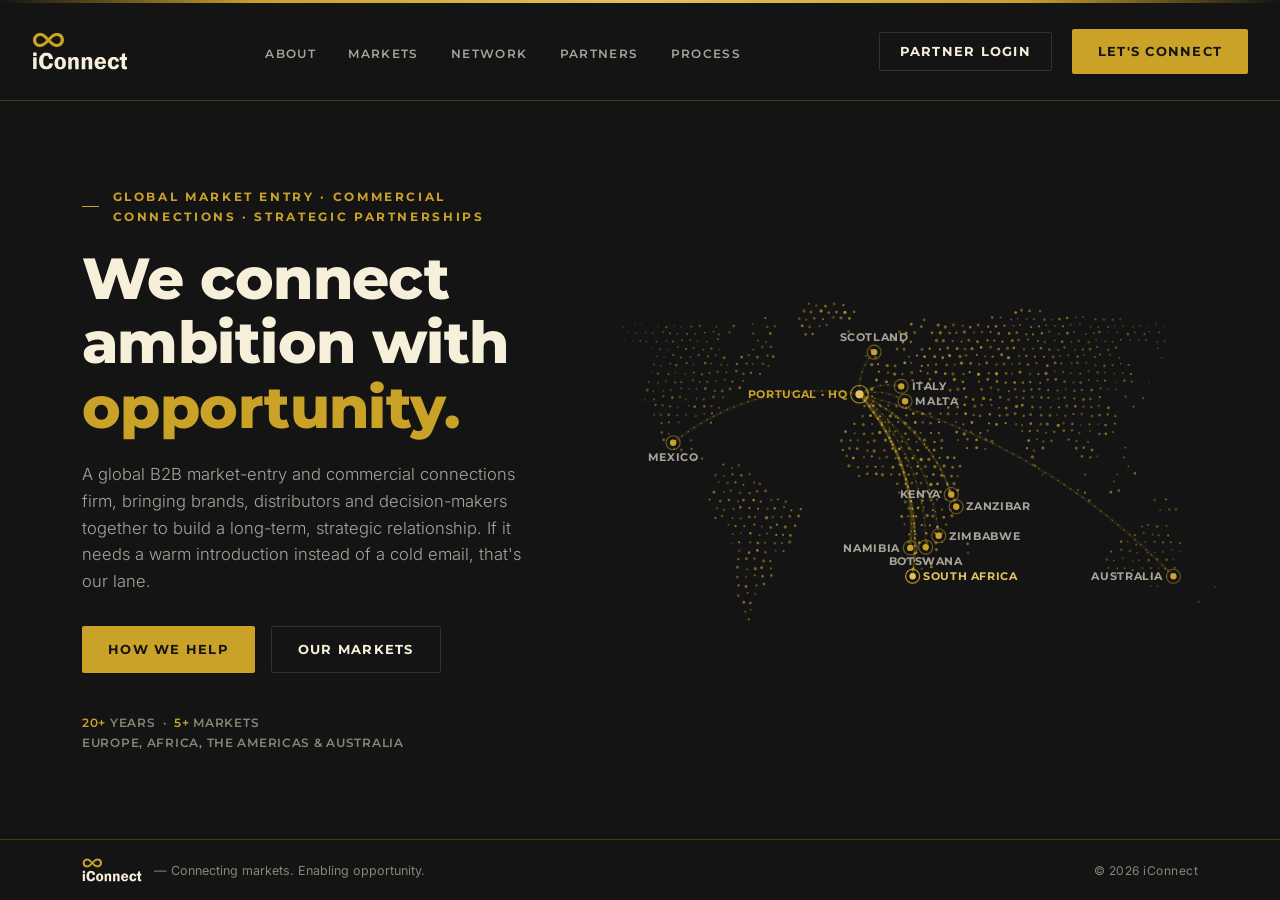
<file: index.html>
<!DOCTYPE html>
<html lang="en">
<head>
<meta charset="UTF-8">
<meta name="viewport" content="width=device-width, initial-scale=1.0">
<title>iConnect — A Little Black Book Made Visible</title>
<meta name="description" content="iConnect is a global market-entry and commercial connections firm. We don't sell reports — we open the book: direct introductions between brands, distributors and investors.">
<link rel="icon" href="favicon.svg">
<link rel="preconnect" href="https://fonts.googleapis.com">
<link rel="preconnect" href="https://fonts.gstatic.com" crossorigin>
<link href="https://fonts.googleapis.com/css2?family=Inter:wght@300;400;500;600&family=Montserrat:wght@600;700;800;900&display=swap" rel="stylesheet">
<link rel="stylesheet" href="styles.css?v=57">
</head>
<body class="bg-black">
<svg style="position:absolute;width:0;height:0;overflow:hidden;" aria-hidden="true"><symbol id="icon-logo-lockup" viewBox="0 0 306.0 122.8"><path class="logo-icon-fill" d="M 22.5,3.3 C 22.4,3.5 22.3,3.5 21,3.5 C 19.7,3.5 19.5,3.6 19.4,3.8 C 19.3,4 19.1,4.1 18.8,4.1 C 18.6,4.1 18.4,4.1 18.3,4.3 C 18.2,4.5 18,4.6 17.5,4.6 C 17,4.6 16.8,4.6 16.7,4.8 C 16.6,5 16.5,5.1 16.2,5.1 C 16,5.1 15.8,5.2 15.7,5.4 C 15.6,5.5 15.4,5.6 15.2,5.6 C 14.9,5.6 14.7,5.8 14.4,6.2 C 14.1,6.5 13.8,6.7 13.6,6.7 C 13.4,6.7 13.1,6.9 12.8,7.2 C 12.5,7.5 12.2,7.8 12,7.8 C 11.6,7.8 7.2,12.1 7.2,12.5 C 7.2,12.7 7,13 6.7,13.3 C 6.3,13.6 6.2,13.9 6.2,14.1 C 6.2,14.3 6.1,14.5 5.9,14.6 C 5.7,14.7 5.6,14.9 5.6,15.2 C 5.6,15.4 5.5,15.6 5.4,15.7 C 5.2,15.8 5.1,16 5.1,16.2 C 5.1,16.5 5,16.6 4.8,16.7 C 4.7,16.8 4.6,17 4.6,17.3 C 4.6,17.5 4.5,17.7 4.3,17.8 C 4.1,17.9 4.1,18.1 4.1,18.6 C 4.1,19.1 4,19.3 3.8,19.4 C 3.6,19.5 3.5,19.7 3.5,21 C 3.5,22.3 3.5,22.4 3.3,22.5 C 3,22.7 3,22.8 3,25.5 C 3,28.1 3,28.2 3.3,28.4 C 3.5,28.5 3.5,28.6 3.5,30.2 C 3.5,31.8 3.6,31.9 3.8,32.1 C 4,32.2 4.1,32.3 4.1,32.8 C 4.1,33.4 4.1,33.5 4.3,33.6 C 4.5,33.7 4.6,33.9 4.6,34.4 C 4.6,34.9 4.6,35.1 4.8,35.2 C 5,35.3 5.1,35.5 5.1,35.8 C 5.1,36 5.2,36.2 5.4,36.3 C 5.5,36.4 5.6,36.6 5.6,36.8 C 5.6,37.1 5.7,37.2 5.9,37.3 C 6.1,37.4 6.2,37.6 6.2,37.8 C 6.2,38.1 6.3,38.3 6.7,38.7 C 7,38.9 7.2,39.2 7.2,39.4 C 7.2,39.8 11.1,43.7 11.5,43.7 C 11.7,43.7 12,43.9 12.2,44.2 C 12.6,44.6 12.8,44.7 13.1,44.7 C 13.3,44.7 13.5,44.8 13.6,45 C 13.7,45.2 13.8,45.3 14.1,45.3 C 14.3,45.3 14.5,45.4 14.6,45.5 C 14.7,45.7 14.9,45.8 15.1,45.8 C 15.4,45.8 15.6,45.9 15.9,46.3 C 16.4,46.8 16.4,46.8 17.3,46.8 C 18,46.8 18.2,46.9 18.3,47.1 C 18.4,47.3 18.6,47.4 19.4,47.4 C 20.2,47.4 20.3,47.4 20.4,47.6 C 20.6,47.9 20.7,47.9 22.3,47.9 C 23.9,47.9 24,47.9 24.1,48.2 C 24.2,48.4 24.4,48.4 24.9,48.4 C 25.4,48.4 25.6,48.4 25.7,48.2 C 25.8,47.9 26,47.9 27.3,47.9 C 28.6,47.9 28.8,47.9 28.9,47.6 C 29,47.4 29.2,47.4 30.2,47.4 C 31.3,47.4 31.4,47.3 31.5,47.1 C 31.6,46.9 31.8,46.8 32.6,46.8 C 33.4,46.8 33.5,46.8 33.6,46.6 C 33.7,46.4 33.9,46.3 34.2,46.3 C 34.4,46.3 34.6,46.2 34.7,46.1 C 34.8,45.9 35,45.8 35.2,45.8 C 35.5,45.8 35.7,45.7 35.8,45.5 C 35.8,45.4 36,45.3 36.3,45.3 C 36.5,45.3 36.7,45.2 36.8,45 C 36.9,44.8 37.1,44.7 37.3,44.7 C 37.6,44.7 37.8,44.6 38.1,44.2 C 38.5,43.7 38.7,43.7 39.2,43.7 C 39.7,43.7 39.8,43.6 40.5,42.9 C 41,42.4 41.4,42.1 41.6,42.1 C 41.7,42.1 42.2,41.7 42.9,41 C 43.5,40.4 44,40 44.2,40 C 44.4,40 45.7,38.8 48.2,36.3 C 50.6,33.8 51.9,32.6 52.1,32.6 C 52.3,32.6 53.1,33.3 54.5,34.7 C 56.1,36.3 56.7,36.8 57,36.8 C 57.3,36.9 57.4,36.9 57.4,37.3 C 57.5,37.7 57.5,37.8 57.9,37.8 C 58.1,37.9 58.7,38.3 60.1,39.7 C 61.3,41 62,41.6 62.2,41.6 C 62.4,41.6 62.7,41.9 63.2,42.4 C 63.8,42.9 64.1,43.1 64.3,43.1 C 64.5,43.1 64.7,43.3 64.8,43.4 C 64.9,43.6 65.1,43.7 65.3,43.7 C 65.6,43.7 65.8,43.8 66.1,44.2 C 66.5,44.6 66.7,44.7 66.9,44.7 C 67.2,44.7 67.4,44.8 67.5,45 C 67.5,45.2 67.7,45.3 68,45.3 C 68.2,45.3 68.4,45.4 68.5,45.5 C 68.6,45.7 68.8,45.8 69,45.8 C 69.3,45.8 69.5,45.9 69.6,46.1 C 69.7,46.2 69.8,46.3 70.1,46.3 C 70.3,46.3 70.5,46.4 70.6,46.6 C 70.7,46.8 70.9,46.8 71.7,46.8 C 72.5,46.8 72.6,46.9 72.7,47.1 C 72.9,47.3 73,47.4 73.8,47.4 C 74.6,47.4 74.7,47.4 74.8,47.6 C 75,47.9 75.1,47.9 78.8,47.9 C 82.5,47.9 82.6,47.9 82.8,47.6 C 82.9,47.4 83,47.4 83.8,47.4 C 84.6,47.4 84.8,47.3 84.9,47.1 C 85,46.9 85.2,46.8 85.9,46.8 C 86.7,46.8 86.9,46.8 87,46.6 C 87.1,46.4 87.3,46.3 87.5,46.3 C 87.8,46.3 88,46.2 88.1,46.1 C 88.1,45.9 88.3,45.8 88.6,45.8 C 88.8,45.8 89,45.7 89.1,45.5 C 89.2,45.4 89.4,45.3 89.6,45.3 C 89.9,45.3 90.1,45.2 90.2,45 C 90.3,44.8 90.4,44.7 90.7,44.7 C 90.9,44.7 91.2,44.6 91.5,44.2 C 91.8,43.9 92.1,43.7 92.3,43.7 C 92.7,43.7 97.6,38.8 97.6,38.4 C 97.6,38.2 97.8,37.9 98.1,37.6 C 98.5,37.3 98.6,37 98.6,36.8 C 98.6,36.6 98.7,36.4 98.9,36.3 C 99.1,36.2 99.1,36 99.1,35.8 C 99.1,35.5 99.2,35.3 99.4,35.2 C 99.6,35.1 99.7,34.9 99.7,34.7 C 99.7,34.4 99.8,34.3 99.9,34.2 C 100.2,34.1 100.2,33.9 100.2,33.4 C 100.2,32.9 100.3,32.7 100.5,32.6 C 100.7,32.5 100.7,32.3 100.7,31.5 C 100.7,30.7 100.8,30.6 101,30.5 C 101.2,30.4 101.3,30.2 101.3,29.7 C 101.3,29.2 101.3,29 101.5,28.9 C 101.8,28.8 101.8,28.6 101.8,25.5 C 101.8,22.3 101.8,22.2 101.5,22 C 101.3,21.9 101.3,21.7 101.3,20.7 C 101.3,19.7 101.2,19.5 101,19.4 C 100.8,19.3 100.7,19.1 100.7,18.8 C 100.7,18.6 100.6,18.4 100.5,18.3 C 100.2,18.2 100.2,18 100.2,17.3 C 100.2,16.5 100.2,16.3 99.9,16.2 C 99.8,16.1 99.7,15.9 99.7,15.7 C 99.7,15.4 99.6,15.2 99.4,15.2 C 99.2,15.1 99.1,14.9 99.1,14.6 C 99.1,14.4 99.1,14.2 98.9,14.1 C 98.7,14 98.6,13.8 98.6,13.6 C 98.6,13.3 98.5,13.1 98.4,13 C 98.2,13 98.1,12.8 98.1,12.6 C 98.1,12.3 97.9,12 97.3,11.5 C 96.8,11 96.5,10.6 96.5,10.4 C 96.5,10 94.8,8.3 94.4,8.3 C 94.2,8.3 93.8,8 93.3,7.5 C 92.8,7 92.5,6.7 92.3,6.7 C 92.1,6.7 91.8,6.5 91.5,6.2 C 91.2,5.8 90.9,5.6 90.7,5.6 C 90.4,5.6 90.3,5.5 90.2,5.4 C 90.1,5.2 89.9,5.1 89.4,5.1 C 88.9,5.1 88.7,5.1 88.6,4.8 C 88.5,4.7 88.3,4.6 88.1,4.6 C 87.8,4.6 87.6,4.5 87.5,4.3 C 87.4,4.1 87.2,4.1 87,4.1 C 86.7,4.1 86.6,4 86.5,3.8 C 86.3,3.6 86.2,3.5 84.6,3.5 C 83,3.5 82.9,3.5 82.8,3.3 C 82.6,3 82.5,3 79.6,3 C 76.7,3 76.6,3 76.4,3.3 C 76.3,3.5 76.2,3.5 74.8,3.5 C 73.5,3.5 73.4,3.6 73.3,3.8 C 73.2,4 73,4.1 72.7,4.1 C 72.5,4.1 72.3,4.1 72.2,4.3 C 72.1,4.5 71.9,4.6 71.4,4.6 C 70.9,4.6 70.7,4.6 70.6,4.8 C 70.5,5.1 70.3,5.1 69.8,5.1 C 69.3,5.1 69.1,5.2 69,5.4 C 68.9,5.5 68.8,5.6 68.5,5.6 C 68.3,5.6 68,5.8 67.7,6.2 C 67.3,6.6 67.2,6.7 66.7,6.7 C 66.1,6.7 66,6.8 65.6,7.2 C 65.3,7.6 65,7.8 64.8,7.8 C 64.6,7.8 64.3,7.9 64,8.3 C 63.7,8.6 63.4,8.8 63.3,8.8 C 63,8.8 62.6,9.1 61.9,9.9 C 61.3,10.5 60.8,10.9 60.6,10.9 C 60.4,10.9 59.4,11.9 57.4,13.8 C 55.2,16 54.5,16.7 54.2,16.8 C 53.9,16.8 53.8,16.9 53.7,17.2 C 53.7,17.4 53.5,17.8 53.1,18.2 L 52.4,18.9 L 48.7,15.2 C 46.2,12.6 44.9,11.5 44.7,11.5 C 44.5,11.5 44,11 43.1,10.1 C 42.2,9.2 41.8,8.8 41.5,8.8 C 41.3,8.8 41.1,8.7 41,8.5 C 41,8.4 40.8,8.3 40.6,8.3 C 40.3,8.3 40,8.1 39.5,7.5 C 38.9,6.9 38.6,6.7 38.3,6.7 C 38.1,6.7 37.9,6.6 37.9,6.4 C 37.8,6.3 37.6,6.2 37.3,6.2 C 37.1,6.2 36.9,6.1 36.8,5.9 C 36.7,5.7 36.5,5.6 36.3,5.6 C 36,5.6 35.8,5.5 35.8,5.4 C 35.7,5.2 35.5,5.1 35.2,5.1 C 35,5.1 34.8,5 34.7,4.8 C 34.6,4.6 34.4,4.6 33.9,4.6 C 33.4,4.6 33.2,4.5 33.1,4.3 C 33,4.1 32.8,4.1 32.6,4.1 C 32.3,4.1 32.1,4 32.1,3.8 C 31.9,3.6 31.8,3.5 30.2,3.5 C 28.6,3.5 28.5,3.5 28.4,3.3 C 28.2,3 28.1,3 25.5,3 C 22.8,3 22.7,3 22.5,3.3 M 28.4,13.3 C 28.5,13.5 28.6,13.6 29.7,13.6 C 30.7,13.6 30.9,13.6 31,13.8 C 31.1,14 31.3,14.1 31.5,14.1 C 31.8,14.1 32,14.2 32.1,14.4 C 32.1,14.5 32.3,14.6 32.6,14.6 C 32.8,14.6 33,14.7 33.1,14.9 C 33.2,15 33.4,15.2 33.6,15.2 C 33.9,15.2 34.1,15.3 34.4,15.7 C 34.7,16 35,16.2 35.2,16.2 C 35.4,16.2 35.7,16.4 36,16.7 C 36.3,17.1 36.6,17.3 36.8,17.3 C 37,17.3 38,18.1 40.2,20.4 C 42.3,22.5 43.5,23.6 43.7,23.6 C 43.8,23.6 44.2,23.9 44.6,24.3 C 45.2,24.8 45.3,25 45.3,25.5 C 45.3,26 45.2,26.1 42,29.3 C 39.6,31.6 38.6,32.6 38.4,32.6 C 38.2,32.6 37.9,32.8 37.6,33.1 C 37.3,33.4 37,33.6 36.8,33.6 C 36.6,33.6 36.3,33.9 35.8,34.4 C 35.2,35 34.9,35.2 34.6,35.2 C 34.4,35.2 34.2,35.3 34.2,35.5 C 34.1,35.7 33.9,35.8 33.6,35.8 C 33.4,35.8 33.2,35.8 33.1,36 C 33,36.2 32.8,36.3 32.6,36.3 C 32.3,36.3 32.1,36.4 32.1,36.5 C 32,36.8 31.8,36.8 31.3,36.8 C 30.7,36.8 30.6,36.9 30.5,37.1 C 30.4,37.2 30.2,37.3 29.9,37.3 C 29.7,37.3 29.5,37.4 29.4,37.6 C 29.3,37.9 29.1,37.9 25.5,37.9 C 21.8,37.9 21.6,37.9 21.5,37.6 C 21.4,37.4 21.2,37.3 21,37.3 C 20.7,37.3 20.5,37.2 20.4,37.1 C 20.3,36.9 20.2,36.8 19.9,36.8 C 19.7,36.8 19.5,36.7 19.4,36.5 C 19.3,36.4 19.1,36.3 18.9,36.3 C 18.4,36.3 15.2,33 15.2,32.5 C 15.2,32.3 15,32.1 14.9,32.1 C 14.7,32 14.6,31.8 14.6,31.5 C 14.6,31.3 14.5,31.1 14.4,31 C 14.1,30.9 14.1,30.7 14.1,29.9 C 14.1,29.2 14.1,29 13.8,28.9 C 13.6,28.8 13.6,28.6 13.6,25.7 C 13.6,22.8 13.6,22.7 13.8,22.5 C 14.1,22.4 14.1,22.3 14.1,21.5 C 14.1,20.7 14.1,20.6 14.4,20.4 C 14.5,20.3 14.6,20.2 14.6,19.9 C 14.6,19.7 14.8,19.4 15.2,19.1 C 15.5,18.8 15.7,18.5 15.7,18.3 C 15.7,17.9 18.5,15.2 18.9,15.2 C 19.1,15.2 19.4,14.9 19.6,14.6 C 20.1,14.1 20.2,14.1 20.7,14.1 C 21.2,14.1 21.4,14 21.5,13.8 C 21.6,13.6 21.8,13.6 22.5,13.6 C 23.3,13.6 23.5,13.5 23.6,13.3 C 23.7,13.1 23.9,13 26,13 C 28.1,13 28.2,13.1 28.4,13.3 M 81.7,13.3 C 81.8,13.5 82,13.6 82.8,13.6 C 83.6,13.6 83.7,13.6 83.8,13.8 C 83.9,14 84.1,14.1 84.4,14.1 C 84.6,14.1 84.8,14.2 84.9,14.4 C 85,14.5 85.2,14.6 85.4,14.6 C 85.7,14.6 85.8,14.7 85.9,14.9 C 86,15 86.2,15.2 86.4,15.2 C 86.9,15.2 88.6,16.9 88.6,17.3 C 88.6,17.5 88.8,17.8 89.1,18.1 C 89.5,18.4 89.6,18.6 89.6,18.9 C 89.6,19.1 89.7,19.3 89.9,19.4 C 90.1,19.5 90.2,19.7 90.2,20.2 C 90.2,20.7 90.2,20.9 90.4,21 C 90.6,21.1 90.7,21.2 90.7,21.8 C 90.7,22.3 90.7,22.4 91,22.5 C 91.2,22.7 91.2,22.8 91.2,25.5 C 91.2,28.1 91.2,28.2 91,28.4 C 90.8,28.5 90.7,28.6 90.7,28.9 C 90.7,29.1 90.6,29.3 90.4,29.4 C 90.2,29.5 90.2,29.7 90.2,30.5 C 90.2,31.3 90.1,31.4 89.9,31.5 C 89.7,31.6 89.6,31.8 89.6,32 C 89.6,32.4 86.4,35.8 85.9,35.8 C 85.7,35.8 85.4,36 85.1,36.3 C 84.7,36.8 84.6,36.8 84.1,36.8 C 83.6,36.8 83.4,36.9 83.3,37.1 C 83.2,37.2 83,37.3 82.8,37.3 C 82.5,37.3 82.3,37.4 82.2,37.6 C 82.1,37.9 82,37.9 78.5,37.9 C 75.1,37.9 75,37.9 74.8,37.6 C 74.8,37.4 74.6,37.3 74.3,37.3 C 74.1,37.3 73.9,37.2 73.8,37.1 C 73.7,36.9 73.5,36.8 73,36.8 C 72.5,36.8 72.3,36.8 72.2,36.5 C 72.1,36.4 71.9,36.3 71.7,36.3 C 71.5,36.3 71.2,36.1 70.9,35.8 C 70.6,35.4 70.3,35.2 70.1,35.2 C 69.8,35.2 69.7,35.1 69.6,35 C 69.5,34.8 69.3,34.7 69.1,34.7 C 68.8,34.7 68.5,34.4 67.7,33.6 C 67.1,33 66.6,32.6 66.4,32.6 C 66.2,32.6 65,31.4 62.6,29 L 59,25.5 L 62.3,22.2 C 64.5,19.9 65.7,18.8 65.9,18.8 C 66.1,18.8 66.5,18.5 67.2,17.8 C 67.9,17 68.3,16.7 68.6,16.7 C 68.8,16.7 69,16.6 69,16.5 C 69.1,16.3 69.3,16.2 69.5,16.2 C 69.8,16.2 70,16 70.4,15.7 C 70.7,15.3 70.9,15.2 71.2,15.2 C 71.4,15.2 71.6,15 71.7,14.9 C 71.8,14.7 72,14.6 72.2,14.6 C 72.5,14.6 72.6,14.5 72.7,14.4 C 72.8,14.1 73,14.1 73.5,14.1 C 74,14.1 74.2,14 74.3,13.8 C 74.4,13.6 74.6,13.6 75.4,13.6 C 76.2,13.6 76.3,13.5 76.4,13.3 C 76.6,13.1 76.7,13 79.1,13 C 81.4,13 81.6,13.1 81.7,13.3"/><path d="M 3.6,65.5 C 3.6,65.6 3.5,68.1 3.6,71 L 3.6,76.4 L 9.1,76.4 L 14.6,76.4 L 14.6,70.9 L 14.6,65.4 L 9.1,65.4 C 4.8,65.3 3.6,65.4 3.6,65.5 M 41.6,66.1 C 41.4,66.4 41.3,66.4 40.2,66.4 C 39.2,66.4 39,66.4 38.9,66.7 C 38.8,66.9 38.6,66.9 38.1,66.9 C 37.6,66.9 37.4,67 37.3,67.2 C 37.2,67.4 37.1,67.5 36.8,67.5 C 36.6,67.5 36.4,67.5 36.3,67.7 C 36.2,67.9 36,68 35.8,68 C 35.5,68 35.3,68.1 35.2,68.2 C 35.1,68.4 34.9,68.5 34.7,68.5 C 34.4,68.5 34.3,68.6 34.2,68.8 C 34.1,68.9 33.9,69 33.7,69 C 33.4,69 33.1,69.3 32.6,69.8 C 32.1,70.3 31.7,70.6 31.5,70.6 C 31.2,70.6 28.4,73.4 28.4,73.8 C 28.4,74 28,74.4 27.6,74.8 C 27,75.4 26.8,75.7 26.8,76 C 26.8,76.2 26.7,76.4 26.5,76.4 C 26.3,76.5 26.2,76.7 26.2,77 C 26.2,77.2 26.2,77.4 26,77.5 C 25.8,77.6 25.7,77.8 25.7,78 C 25.7,78.3 25.6,78.5 25.5,78.5 C 25.3,78.6 25.2,78.8 25.2,79.1 C 25.2,79.3 25.1,79.5 24.9,79.6 C 24.8,79.7 24.7,79.9 24.7,80.1 C 24.7,80.4 24.6,80.6 24.4,80.7 C 24.2,80.8 24.1,80.9 24.1,81.5 C 24.1,82 24.1,82.1 23.9,82.2 C 23.6,82.4 23.6,82.5 23.6,83.3 C 23.6,84.1 23.6,84.2 23.3,84.4 C 23.1,84.5 23.1,84.6 23.1,85.7 C 23.1,86.7 23,86.9 22.8,87 C 22.6,87.1 22.5,87.3 22.5,92.5 C 22.5,97.8 22.6,98 22.8,98.1 C 23,98.2 23.1,98.4 23.1,99.7 C 23.1,101 23.1,101.1 23.3,101.3 C 23.6,101.4 23.6,101.5 23.6,102.3 C 23.6,103.1 23.6,103.3 23.9,103.4 C 24.1,103.5 24.1,103.7 24.1,104.2 C 24.1,104.7 24.2,104.9 24.4,105 C 24.6,105.1 24.7,105.2 24.7,105.5 C 24.7,105.7 24.8,105.9 24.9,106 C 25.1,106.1 25.2,106.3 25.2,106.5 C 25.2,106.8 25.3,107 25.5,107.1 C 25.6,107.2 25.7,107.3 25.7,107.6 C 25.7,107.9 25.8,108 26,108.1 C 26.1,108.2 26.2,108.4 26.2,108.6 C 26.2,108.9 26.4,109.1 26.8,109.4 C 27.1,109.7 27.3,110 27.3,110.2 C 27.3,110.4 27.6,110.8 28.1,111.3 C 28.6,111.8 28.9,112.2 28.9,112.4 C 28.9,112.7 29.6,113.4 29.9,113.4 C 30.1,113.4 30.6,113.8 31.3,114.5 C 32,115.2 32.4,115.5 32.6,115.5 C 32.8,115.5 33.1,115.7 33.4,116.1 C 33.7,116.4 33.9,116.6 34.2,116.6 C 34.4,116.6 34.6,116.7 34.7,116.8 C 34.8,117 35,117.1 35.2,117.1 C 35.5,117.1 35.7,117.2 35.8,117.4 C 35.8,117.5 36,117.6 36.3,117.6 C 36.5,117.6 36.7,117.7 36.8,117.9 C 36.9,118.1 37.1,118.2 37.6,118.2 C 38.1,118.2 38.3,118.2 38.4,118.4 C 38.5,118.7 38.7,118.7 39.5,118.7 C 40.2,118.7 40.4,118.7 40.5,119 C 40.6,119.2 40.8,119.2 45.5,119.2 C 50.3,119.2 50.4,119.2 50.5,119 C 50.7,118.7 50.8,118.7 51.6,118.7 C 52.4,118.7 52.5,118.7 52.7,118.4 C 52.8,118.2 52.9,118.2 53.5,118.2 C 54,118.2 54.1,118.1 54.2,117.9 C 54.3,117.7 54.5,117.6 54.8,117.6 C 55,117.6 55.2,117.5 55.3,117.4 C 55.4,117.2 55.6,117.1 56.1,117.1 C 56.6,117.1 56.7,117.1 57.1,116.6 C 57.5,116.2 57.7,116.1 57.9,116.1 C 58.2,116.1 58.4,115.9 58.7,115.5 C 59,115.2 59.3,115 59.5,115 C 59.9,115 62.2,112.7 62.2,112.3 C 62.2,112.2 62.5,111.8 63,111.3 C 63.5,110.8 63.8,110.4 63.8,110.2 C 63.8,110 63.9,109.8 64,109.7 C 64.2,109.6 64.3,109.4 64.3,109.2 C 64.3,108.9 64.4,108.7 64.5,108.7 C 64.7,108.6 64.8,108.4 64.8,108.1 C 64.8,107.9 64.9,107.7 65.1,107.6 C 65.3,107.5 65.3,107.3 65.3,106.8 C 65.3,106.3 65.4,106.1 65.6,106 C 65.8,105.9 65.9,105.7 65.9,105.2 C 65.9,104.7 65.9,104.5 66.1,104.4 C 66.4,104.3 66.4,104.2 66.4,103.1 C 66.4,102.1 66.4,101.9 66.7,101.8 C 66.9,101.7 66.9,101.5 66.9,101.2 C 66.9,100.8 66.8,100.8 66.2,100.8 C 65.6,100.7 65.4,100.7 65.3,100.5 C 65.2,100.2 65,100.2 60.8,100.2 C 56.6,100.2 56.5,100.2 56.4,99.9 C 56.2,99.7 56.1,99.7 55.8,99.7 C 55.4,99.7 55.4,99.8 55.3,100.2 C 55.3,100.4 55.2,100.7 55,100.7 C 54.8,100.8 54.8,101 54.8,101.5 C 54.8,102 54.7,102.2 54.5,102.3 C 54.3,102.4 54.2,102.6 54.2,103.1 C 54.2,103.6 54.2,103.8 54,103.9 C 53.8,104 53.7,104.2 53.7,104.4 C 53.7,104.7 53.6,104.9 53.5,105 C 53.3,105 53.2,105.2 53.2,105.4 C 53.2,105.9 50.4,108.7 50,108.7 C 49.8,108.7 49.6,108.8 49.5,108.9 C 49.4,109.1 49.2,109.2 48.7,109.2 C 48.2,109.2 48,109.2 47.9,109.4 C 47.8,109.7 47.6,109.7 45.8,109.7 C 44,109.7 43.8,109.7 43.7,109.4 C 43.6,109.2 43.4,109.2 42.9,109.2 C 42.4,109.2 42.2,109.1 42.1,108.9 C 42,108.7 41.8,108.7 41.6,108.7 C 41.3,108.7 41.1,108.6 41,108.4 C 41,108.2 40.8,108.1 40.6,108.1 C 40.1,108.1 38.9,106.9 38.9,106.5 C 38.9,106.3 38.7,106 38.4,105.8 C 38,105.4 37.9,105.2 37.9,104.9 C 37.9,104.7 37.8,104.5 37.6,104.4 C 37.4,104.3 37.3,104.2 37.3,103.6 C 37.3,103.1 37.3,103 37.1,102.8 C 36.8,102.7 36.8,102.6 36.8,101.8 C 36.8,101 36.8,100.9 36.5,100.7 C 36.3,100.6 36.3,100.5 36.3,98.9 C 36.3,97.3 36.3,97.2 36,97 C 35.8,96.9 35.8,96.8 35.8,93.1 C 35.8,89.4 35.8,89.2 36,89.1 C 36.3,89 36.3,88.8 36.3,87 C 36.3,85.2 36.3,85 36.5,84.9 C 36.8,84.8 36.8,84.6 36.8,83.8 C 36.8,83 36.8,82.9 37.1,82.8 C 37.2,82.7 37.3,82.5 37.3,82.2 C 37.3,82 37.4,81.8 37.6,81.7 C 37.8,81.6 37.9,81.4 37.9,80.9 C 37.9,80.4 37.9,80.3 38.4,79.9 C 38.7,79.6 38.9,79.3 38.9,79.1 C 38.9,78.7 40.7,77 41.1,77 C 41.3,77 41.5,76.9 41.6,76.7 C 41.7,76.5 41.8,76.4 42.1,76.4 C 42.3,76.4 42.5,76.3 42.6,76.2 C 42.8,75.9 42.9,75.9 45.8,75.9 C 48.7,75.9 48.8,75.9 49,76.2 C 49,76.3 49.2,76.4 49.4,76.4 C 49.9,76.4 52.7,79.2 52.7,79.7 C 52.7,79.9 52.8,80.1 52.9,80.1 C 53.1,80.2 53.2,80.4 53.2,80.9 C 53.2,81.4 53.2,81.6 53.5,81.7 C 53.7,81.8 53.7,82 53.7,82.8 C 53.7,83.6 53.8,83.7 54,83.8 C 54.2,83.9 54.2,84.1 54.3,85.2 L 54.3,86.4 L 58.2,86.4 C 61.9,86.5 62,86.5 62.2,86.2 C 62.3,86 62.5,85.9 64.6,85.9 L 66.9,85.9 L 66.9,85.2 C 66.9,84.6 66.9,84.5 66.7,84.4 C 66.4,84.2 66.4,84.1 66.4,83 C 66.4,82 66.4,81.8 66.1,81.7 C 65.9,81.6 65.9,81.4 65.9,80.7 C 65.9,79.9 65.8,79.7 65.6,79.6 C 65.4,79.5 65.3,79.3 65.3,78.8 C 65.3,78.3 65.3,78.1 65.1,78 C 64.9,77.9 64.8,77.7 64.8,77.5 C 64.8,77.2 64.7,77.1 64.5,77 C 64.4,76.9 64.3,76.7 64.3,76.4 C 64.3,76.2 64.2,76 64,75.9 C 63.8,75.8 63.8,75.6 63.8,75.4 C 63.8,75.1 63.7,74.9 63.5,74.8 C 63.3,74.8 63.2,74.6 63.2,74.4 C 63.2,74.1 63,73.8 62.4,73.3 C 61.9,72.8 61.6,72.4 61.6,72.2 C 61.6,71.8 59.9,70.1 59.5,70.1 C 59.3,70.1 59,69.9 58.7,69.6 C 58.4,69.2 58.2,69 57.9,69 C 57.7,69 57.5,68.9 57.1,68.5 C 56.8,68.1 56.6,68 56.3,68 C 56.1,68 55.9,67.9 55.8,67.7 C 55.7,67.5 55.6,67.5 55,67.5 C 54.5,67.5 54.3,67.4 54.2,67.2 C 54.1,67 54,66.9 53.5,66.9 C 52.9,66.9 52.8,66.9 52.7,66.7 C 52.5,66.4 52.4,66.4 51.1,66.4 C 49.8,66.4 49.6,66.4 49.5,66.1 C 49.4,65.9 49.2,65.9 45.5,65.9 C 41.8,65.9 41.7,65.9 41.6,66.1 M 294.6,68.2 C 294.5,68.5 294.4,68.5 291.4,68.5 C 288.6,68.5 288.4,68.5 288.3,68.8 C 288.2,68.9 288,69 287.8,69 C 287.6,69 287.3,69.2 287.1,69.4 L 286.7,69.8 L 286.7,73.1 C 286.7,76.1 286.7,76.3 286.4,76.4 C 286.2,76.6 286.2,76.7 286.1,78.3 L 286.1,80.1 L 282.7,80.1 L 279.4,80.2 L 279.4,84.6 L 279.4,89 L 282.5,89.1 L 285.6,89.2 L 285.6,100.4 C 285.6,111.5 285.6,111.7 285.9,111.8 C 286.1,111.9 286.2,112.1 286.2,112.6 C 286.2,113.1 286.2,113.3 286.4,113.4 C 286.6,113.5 286.7,113.7 286.7,114.2 C 286.7,114.7 286.7,114.9 287.2,115.3 C 287.5,115.6 287.7,115.8 287.7,116 C 287.7,116.4 288.4,117.1 288.8,117.1 C 289,117.1 289.3,117.3 289.6,117.6 C 290,118.1 290.1,118.2 290.7,118.2 C 291.2,118.2 291.3,118.2 291.4,118.4 C 291.5,118.6 291.7,118.7 292.2,118.7 C 292.8,118.7 292.9,118.7 293,119 C 293.2,119.2 293.3,119.2 295.1,119.2 C 297,119.2 297.1,119.2 297.3,119.5 C 297.5,119.9 298.6,119.9 298.8,119.5 C 299,119.2 299.1,119.2 301,119.2 L 303,119.2 L 303,115 L 303,110.8 L 301.8,110.8 C 300.7,110.8 300.5,110.7 300.4,110.5 C 300.3,110.3 300.1,110.2 299.4,110.2 C 298.6,110.2 298.6,110.2 297.9,109.6 C 297.5,109.1 297.3,108.8 297.3,108.6 C 297.3,108.4 297.1,108.2 297,108.1 C 296.7,108 296.7,107.9 296.8,98.6 L 296.8,89.2 L 299.9,89.1 L 303,89 L 303,84.6 L 303,80.2 L 299.9,80.1 L 296.8,80.1 L 296.7,74.1 L 296.7,68 L 295.7,68 C 294.9,68 294.7,68 294.6,68.2 M 84.9,79.9 C 84.8,80.1 84.6,80.1 84.1,80.1 C 83.6,80.1 83.4,80.2 83.3,80.4 C 83.2,80.6 83,80.7 82.5,80.7 C 82,80.7 81.8,80.7 81.7,80.9 C 81.6,81.1 81.4,81.2 81.2,81.2 C 81,81.2 80.7,81.3 80.4,81.7 C 80.1,82 79.8,82.2 79.6,82.2 C 79.2,82.2 74.8,86.6 74.8,87.1 C 74.8,87.2 74.7,87.4 74.6,87.5 C 74.4,87.6 74.3,87.8 74.3,88 C 74.3,88.3 74.2,88.5 73.8,88.8 C 73.3,89.3 73.3,89.4 73.3,89.9 C 73.3,90.4 73.2,90.6 73,90.7 C 72.8,90.8 72.7,91 72.7,91.5 C 72.7,92 72.7,92.2 72.5,92.3 C 72.2,92.4 72.2,92.6 72.2,93.3 C 72.2,94.1 72.2,94.3 71.9,94.4 C 71.7,94.5 71.7,94.7 71.7,99.1 C 71.7,103.6 71.7,103.8 71.9,103.9 C 72.2,104 72.2,104.2 72.2,105.2 C 72.2,106.3 72.2,106.4 72.5,106.5 C 72.7,106.6 72.7,106.8 72.7,107.3 C 72.7,107.9 72.8,108 73,108.1 C 73.2,108.2 73.3,108.4 73.3,108.7 C 73.3,108.9 73.4,109.1 73.5,109.2 C 73.7,109.3 73.8,109.5 73.8,109.7 C 73.8,110 73.9,110.1 74.1,110.2 C 74.2,110.3 74.3,110.5 74.3,110.8 C 74.3,111 74.4,111.2 74.6,111.3 C 74.7,111.4 74.8,111.6 74.8,111.8 C 74.8,112.2 79.7,117.1 80.2,117.1 C 80.4,117.1 80.6,117.2 80.7,117.4 C 80.8,117.5 80.9,117.6 81.2,117.6 C 81.4,117.6 81.6,117.7 81.7,117.9 C 81.8,118.1 82,118.2 82.5,118.2 C 83,118.2 83.2,118.2 83.3,118.4 C 83.4,118.6 83.6,118.7 84.1,118.7 C 84.6,118.7 84.8,118.7 84.9,119 C 85,119.2 85.2,119.2 89.6,119.2 C 94.1,119.2 94.3,119.2 94.4,119 C 94.5,118.7 94.7,118.7 95.2,118.7 C 95.7,118.7 95.9,118.6 96,118.4 C 96.1,118.2 96.3,118.2 96.8,118.2 C 97.3,118.2 97.5,118.1 97.6,117.9 C 97.7,117.7 97.8,117.6 98.1,117.6 C 98.3,117.6 98.5,117.5 98.6,117.4 C 98.7,117.2 98.9,117.1 99.1,117.1 C 99.4,117.1 99.6,117 99.9,116.6 C 100.2,116.3 100.5,116.1 100.7,116.1 C 101.1,116.1 103.9,113.3 103.9,112.9 C 103.9,112.7 104.2,112.3 104.7,111.8 C 105.3,111.3 105.5,111 105.5,110.7 C 105.5,110.5 105.6,110.3 105.8,110.2 C 105.9,110.1 106,110 106,109.7 C 106,109.5 106.1,109.3 106.3,109.2 C 106.5,109.1 106.5,108.9 106.5,108.7 C 106.5,108.4 106.6,108.2 106.8,108.1 C 107,108 107.1,107.9 107.1,107.3 C 107.1,106.8 107.1,106.6 107.3,106.5 C 107.6,106.4 107.6,106.3 107.6,105.5 C 107.6,104.7 107.6,104.5 107.9,104.4 C 108.1,104.3 108.1,104.2 108.1,99.7 C 108.1,95.2 108.1,95.1 107.9,94.9 C 107.6,94.8 107.6,94.6 107.6,93.9 C 107.6,93.1 107.6,92.9 107.3,92.8 C 107.1,92.7 107.1,92.5 107.1,92 C 107.1,91.5 107,91.3 106.8,91.2 C 106.6,91.1 106.5,90.9 106.5,90.4 C 106.5,89.9 106.5,89.7 106.3,89.6 C 106.1,89.5 106,89.4 106,89.1 C 106,88.9 105.9,88.7 105.8,88.6 C 105.6,88.5 105.5,88.3 105.5,88.1 C 105.5,87.8 105.3,87.6 105,87.3 C 104.6,87 104.4,86.7 104.4,86.5 C 104.4,86.1 101.1,82.8 100.7,82.8 C 100.5,82.8 100.2,82.6 99.9,82.2 C 99.6,81.9 99.4,81.7 99.1,81.7 C 98.9,81.7 98.7,81.6 98.6,81.5 C 98.5,81.3 98.3,81.2 98.1,81.2 C 97.8,81.2 97.7,81.1 97.6,80.9 C 97.5,80.7 97.3,80.7 96.8,80.7 C 96.3,80.7 96.1,80.6 96,80.4 C 95.9,80.2 95.7,80.1 95.2,80.1 C 94.7,80.1 94.5,80.1 94.4,79.9 C 94.3,79.6 94.1,79.6 89.6,79.6 C 85.2,79.6 85,79.6 84.9,79.9 M 90.7,86.7 C 90.8,86.9 91,87 91.5,87 C 92,87 92.2,87.1 92.3,87.3 C 92.4,87.4 92.6,87.5 92.8,87.5 C 93.2,87.5 94.9,89.2 94.9,89.7 C 94.9,89.9 95,90.1 95.2,90.2 C 95.4,90.3 95.4,90.4 95.4,91 C 95.4,91.5 95.5,91.6 95.7,91.8 C 96,91.9 96,92 96,93.3 C 96,94.6 96,94.8 96.2,94.9 C 96.5,95.1 96.5,95.2 96.5,99.7 C 96.5,104.2 96.5,104.3 96.2,104.4 C 96,104.5 96,104.7 96,105.8 C 96,106.8 96,107 95.7,107.1 C 95.5,107.2 95.4,107.3 95.4,107.8 C 95.4,108.4 95.4,108.5 94.9,108.9 C 94.6,109.2 94.4,109.5 94.4,109.7 C 94.4,110.1 93.2,111.3 92.8,111.3 C 92.6,111.3 92.4,111.4 92.3,111.6 C 92.2,111.8 92,111.8 91.5,111.8 C 91,111.8 90.8,111.9 90.7,112.1 C 90.6,112.3 90.4,112.4 89.6,112.4 C 88.9,112.4 88.7,112.3 88.6,112.1 C 88.5,111.9 88.3,111.8 87.8,111.8 C 87.3,111.8 87.2,111.8 86.1,110.6 C 85.2,109.8 84.9,109.4 84.9,109.1 C 84.9,108.9 84.8,108.7 84.6,108.7 C 84.4,108.6 84.4,108.4 84.4,107.9 C 84.4,107.3 84.3,107.2 84.1,107.1 C 83.9,106.9 83.8,106.8 83.8,105.5 C 83.8,104.2 83.8,104 83.6,103.9 C 83.3,103.8 83.3,103.6 83.3,99.1 C 83.3,94.7 83.3,94.5 83.6,94.4 C 83.8,94.3 83.8,94.1 83.8,93.1 C 83.8,92 83.9,91.9 84.1,91.8 C 84.3,91.6 84.4,91.5 84.4,91 C 84.4,90.4 84.4,90.3 84.6,90.2 C 84.8,90.1 84.9,89.9 84.9,89.7 C 84.9,89.5 85.2,89 86.1,88.2 L 87.2,87 L 88.1,87 C 88.8,87 89,87 89.1,86.7 C 89.2,86.5 89.4,86.5 89.9,86.5 C 90.4,86.5 90.6,86.5 90.7,86.7 M 133.5,79.9 C 133.4,80.1 133.2,80.1 132.7,80.1 C 132.2,80.1 132,80.2 131.9,80.4 C 131.8,80.6 131.6,80.7 131.4,80.7 C 131.1,80.7 130.9,80.8 130.8,80.9 C 130.8,81.1 130.6,81.2 130.4,81.2 C 129.9,81.2 128.2,82.9 128.2,83.3 C 128.2,83.5 127.9,83.9 127.4,84.3 C 126.9,84.9 126.6,85.2 126.6,85.5 C 126.6,85.8 126.5,85.9 126.1,85.9 L 125.6,85.9 L 125.6,83 L 125.5,80.2 L 120.5,80.2 L 115.6,80.2 L 115.6,99.4 L 115.6,118.6 L 121.1,118.6 L 126.6,118.6 L 126.6,106.1 C 126.6,93.6 126.6,93.5 126.9,93.3 C 127.1,93.2 127.1,93.1 127.1,92.5 C 127.1,92 127.2,91.9 127.4,91.8 C 127.6,91.7 127.7,91.5 127.7,91.2 C 127.7,91 127.8,90.8 127.9,90.7 C 128.1,90.6 128.2,90.4 128.2,90.2 C 128.2,89.8 128.9,89.1 129.3,89.1 C 129.5,89.1 129.7,89 129.8,88.8 C 129.9,88.7 130.1,88.6 130.3,88.6 C 130.6,88.6 130.8,88.5 130.8,88.3 C 131,88.1 131.1,88.1 132.4,88.1 C 133.7,88.1 133.9,88.1 134,88.3 C 134.1,88.5 134.3,88.6 134.5,88.6 C 134.8,88.6 135,88.7 135.1,88.8 C 135.2,89 135.4,89.1 135.6,89.1 C 136,89.2 136.1,89.2 136.1,89.6 C 136.1,89.8 136.3,90.1 136.7,90.4 L 137.2,90.9 L 137.2,92.1 C 137.2,93.1 137.2,93.2 137.4,93.3 C 137.7,93.5 137.7,93.6 137.7,106.1 L 137.8,118.6 L 143.3,118.6 L 148.7,118.6 L 148.8,104.5 C 148.8,90.4 148.8,90.3 148.5,90.2 C 148.3,90 148.3,89.9 148.3,88.6 C 148.3,87.3 148.3,87.1 148,87 C 147.8,86.9 147.8,86.7 147.8,86.2 C 147.8,85.7 147.7,85.5 147.5,85.4 C 147.3,85.3 147.2,85.1 147.2,84.9 C 147.2,84.6 147.1,84.4 147,84.4 C 146.8,84.3 146.7,84.1 146.7,83.9 C 146.7,83.4 145,81.7 144.6,81.7 C 144.4,81.7 144.1,81.5 143.8,81.2 C 143.4,80.7 143.3,80.7 142.7,80.7 C 142.2,80.7 142,80.6 141.9,80.4 C 141.8,80.2 141.7,80.1 141.1,80.1 C 140.6,80.1 140.5,80.1 140.4,79.9 C 140.2,79.6 140.1,79.6 136.9,79.6 C 133.8,79.6 133.6,79.6 133.5,79.9 M 176.3,79.9 C 176.2,80 176,80.1 175.7,80.1 C 175.5,80.1 175.3,80.2 175.2,80.4 C 175.1,80.6 174.9,80.7 174.7,80.7 C 174.4,80.7 174.3,80.8 174.2,80.9 C 174.1,81.1 173.9,81.2 173.7,81.2 C 173.3,81.2 171,83.4 171,83.9 C 171,84 170.8,84.3 170.5,84.6 C 170.1,84.9 169.9,85.2 169.9,85.4 C 169.9,85.7 169.3,86.5 169.1,86.5 C 168.9,86.5 168.9,85.7 168.9,83.3 L 168.8,80.2 L 163.6,80.2 L 158.4,80.2 L 158.4,99.4 L 158.4,118.6 L 164.1,118.6 L 169.9,118.6 L 169.9,105.8 C 169.9,93.1 169.9,93 170.2,92.8 C 170.4,92.7 170.5,92.5 170.5,92 C 170.5,91.5 170.5,91.4 171,91 C 171.3,90.7 171.5,90.4 171.5,90.2 C 171.5,89.8 172.2,89.1 172.6,89.1 C 172.8,89.1 173,89 173.1,88.8 C 173.2,88.7 173.4,88.6 173.6,88.6 C 173.9,88.6 174.1,88.5 174.2,88.3 C 174.3,88.1 174.4,88.1 175.7,88.1 C 177.1,88.1 177.2,88.1 177.3,88.3 C 177.4,88.5 177.6,88.6 177.8,88.6 C 178,88.6 178.4,88.9 179.1,89.5 C 179.7,90.2 180,90.5 180,90.7 C 180,90.9 180.1,91.1 180.2,91.2 C 180.5,91.4 180.5,91.5 180.5,105 L 180.6,118.6 L 186.3,118.6 L 192.1,118.6 L 192.1,106.1 C 192.1,93.6 192.1,93.5 191.9,93.3 C 191.6,93.2 191.6,93.1 191.6,90.7 C 191.6,88.3 191.6,88.2 191.3,88.1 C 191.1,87.9 191.1,87.8 191.1,87 C 191.1,86.2 191,86.1 190.8,85.9 C 190.6,85.8 190.5,85.7 190.5,85.4 C 190.5,85.2 190.4,85 190.3,84.9 C 190.1,84.8 190,84.6 190,84.4 C 190,84.1 189.9,83.9 189.7,83.8 C 189.6,83.7 189.5,83.6 189.5,83.4 C 189.5,82.9 188.8,82.2 188.4,82.2 C 188.2,82.2 187.9,82 187.6,81.7 C 187.3,81.3 187.1,81.2 186.8,81.2 C 186.6,81.2 186.4,81.1 186.3,80.9 C 186.2,80.8 186,80.7 185.8,80.7 C 185.5,80.7 185.4,80.6 185.3,80.4 C 185.2,80.2 185,80.1 184.5,80.1 C 184,80.1 183.8,80.1 183.7,79.9 C 183.5,79.6 183.4,79.6 180,79.6 C 176.6,79.6 176.4,79.6 176.3,79.9 M 213.8,79.9 C 213.7,80.1 213.5,80.1 212.7,80.1 C 212,80.1 211.8,80.2 211.7,80.4 C 211.6,80.6 211.4,80.7 211.1,80.7 C 210.9,80.7 210.7,80.8 210.6,80.9 C 210.5,81.1 210.3,81.2 210.1,81.2 C 209.8,81.2 209.7,81.3 209.6,81.5 C 209.5,81.6 209.3,81.7 209,81.7 C 208.8,81.7 208.6,81.8 208.5,82 C 208.4,82.1 208.2,82.2 208,82.2 C 207.6,82.2 203.2,86.6 203.2,87 C 203.2,87.2 203,87.5 202.7,87.8 C 202.3,88.1 202.2,88.4 202.2,88.6 C 202.2,88.8 202.1,89 201.9,89.1 C 201.7,89.2 201.6,89.4 201.6,89.6 C 201.6,89.9 201.5,90.1 201.4,90.2 C 201.2,90.3 201.1,90.4 201.1,91 C 201.1,91.5 201.1,91.6 200.8,91.8 C 200.6,91.9 200.6,92 200.6,92.5 C 200.6,93.1 200.5,93.2 200.3,93.3 C 200.1,93.5 200.1,93.6 200.1,94.7 C 200.1,95.7 200,95.9 199.8,96 C 199.5,96.1 199.5,96.3 199.5,99.9 C 199.5,103.6 199.5,103.8 199.8,103.9 C 200,104 200.1,104.2 200.1,105 C 200.1,105.7 200.1,105.9 200.3,106 C 200.5,106.1 200.6,106.3 200.6,106.8 C 200.6,107.3 200.6,107.5 200.8,107.6 C 201.1,107.7 201.1,107.9 201.1,108.4 C 201.1,108.9 201.2,109.1 201.4,109.2 C 201.5,109.3 201.6,109.5 201.6,109.7 C 201.6,109.9 201.8,110.2 202.2,110.5 C 202.5,110.8 202.7,111.1 202.7,111.3 C 202.7,111.5 202.9,111.8 203.2,112.1 C 203.5,112.4 203.7,112.7 203.7,112.9 C 203.7,113.3 206,115.5 206.4,115.5 C 206.6,115.5 207,115.8 207.4,116.3 C 208,116.9 208.3,117.1 208.6,117.1 C 208.8,117.1 209,117.2 209,117.4 C 209.1,117.5 209.3,117.6 209.6,117.6 C 209.8,117.6 210,117.7 210.1,117.9 C 210.2,118.1 210.4,118.2 210.9,118.2 C 211.4,118.2 211.6,118.2 211.7,118.4 C 211.8,118.6 212,118.7 212.5,118.7 C 213,118.7 213.2,118.7 213.3,119 C 213.4,119.2 213.5,119.2 218.3,119.2 C 223,119.2 223.2,119.2 223.3,119 C 223.4,118.7 223.6,118.7 224.1,118.7 C 224.6,118.7 224.8,118.6 224.9,118.4 C 225,118.2 225.2,118.2 225.7,118.2 C 226.2,118.2 226.4,118.1 226.5,117.9 C 226.6,117.7 226.7,117.6 227,117.6 C 227.2,117.6 227.4,117.5 227.5,117.4 C 227.6,117.2 227.8,117.1 228,117.1 C 228.2,117.1 228.6,116.9 229.1,116.3 C 229.6,115.8 230,115.5 230.1,115.5 C 230.5,115.5 231.7,114.3 231.7,113.9 C 231.7,113.8 232.1,113.4 232.5,112.9 C 233.1,112.3 233.3,112 233.3,111.8 C 233.3,111.6 233.4,111.4 233.6,111.3 C 233.8,111.2 233.9,111 233.9,110.8 C 233.9,110.5 234,110.3 234.1,110.2 C 234.3,110.1 234.4,110 234.4,109.7 C 234.4,109.5 234.5,109.3 234.7,109.2 C 234.8,109.1 234.9,108.9 234.9,108.7 C 234.9,108.4 235,108.2 235.2,108.1 C 235.4,108 235.4,107.9 235.4,107.6 C 235.4,107.3 235.5,107.2 235.7,107.1 C 235.9,107 236,106.8 235.9,106.5 L 235.9,106.1 L 232.8,106 C 229.9,106 229.8,106 229.6,105.8 C 229.5,105.5 229.4,105.5 227.8,105.5 C 226.2,105.5 226.2,105.5 225.8,105.9 C 225.5,106.2 225.4,106.4 225.4,106.9 C 225.4,107.3 225.3,107.5 225.1,107.6 C 225,107.7 224.9,107.9 224.9,108.1 C 224.9,108.5 222.6,110.8 222.2,110.8 C 222,110.8 221.8,110.9 221.7,111 C 221.6,111.3 221.4,111.3 220.7,111.3 C 219.9,111.3 219.7,111.3 219.6,111.6 C 219.5,111.8 219.3,111.8 218.8,111.8 C 218.3,111.8 218.1,111.8 218,111.6 C 217.9,111.3 217.7,111.3 217,111.3 C 216.2,111.3 216,111.3 215.9,111 C 215.8,110.9 215.6,110.8 215.4,110.8 C 215,110.8 212.2,108 212.2,107.5 C 212.2,107.3 212.1,107.2 211.9,107.1 C 211.7,107 211.7,106.8 211.7,105.8 C 211.7,104.7 211.6,104.5 211.4,104.4 C 211.2,104.3 211.1,104.2 211.1,103.2 C 211.1,102.1 211.2,102 211.5,101.6 L 211.9,101.3 L 223.9,101.2 L 235.9,101.2 L 235.9,98.1 C 236,95.2 236,95.1 235.7,94.9 C 235.5,94.8 235.4,94.6 235.4,93.9 C 235.4,93.1 235.4,92.9 235.2,92.8 C 235,92.7 234.9,92.5 234.9,91.8 C 234.9,91 234.9,90.8 234.7,90.7 C 234.5,90.6 234.4,90.4 234.4,90.2 C 234.4,89.9 234.3,89.7 234.1,89.6 C 234,89.5 233.9,89.4 233.9,89.1 C 233.9,88.9 233.8,88.7 233.6,88.6 C 233.4,88.5 233.3,88.3 233.3,88.1 C 233.3,87.8 233.2,87.6 233.1,87.5 C 232.9,87.4 232.8,87.2 232.8,87.1 C 232.8,86.6 228.5,82.2 228,82.2 C 227.8,82.2 227.6,82.1 227.5,82 C 227.4,81.8 227.2,81.7 227,81.7 C 226.7,81.7 226.6,81.6 226.5,81.5 C 226.4,81.3 226.2,81.2 225.9,81.2 C 225.7,81.2 225.5,81.1 225.4,80.9 C 225.3,80.8 225.1,80.7 224.9,80.7 C 224.6,80.7 224.4,80.6 224.4,80.4 C 224.2,80.2 224.1,80.1 223.3,80.1 C 222.5,80.1 222.4,80.1 222.2,79.9 C 222.1,79.6 222,79.6 218,79.6 C 214.1,79.6 213.9,79.6 213.8,79.9 M 219.6,86.7 C 219.7,87 219.9,87 220.6,87 L 221.5,87 L 222.6,88.2 C 223.5,89 223.8,89.5 223.8,89.7 C 223.8,89.9 223.9,90.1 224.1,90.2 C 224.3,90.3 224.4,90.4 224.4,90.7 C 224.4,90.9 224.4,91.1 224.6,91.2 C 224.9,91.3 224.9,91.5 224.9,92.5 C 224.9,93.6 224.9,93.7 225.2,93.9 L 225.5,94.1 L 225.1,94.5 L 224.6,94.9 L 218.2,94.9 L 211.7,94.9 L 211.7,93.4 C 211.7,92 211.7,91.9 211.9,91.8 C 212.1,91.7 212.2,91.5 212.2,91.2 C 212.2,91 212.3,90.8 212.5,90.7 C 212.6,90.6 212.7,90.4 212.7,90.2 C 212.7,89.9 212.8,89.7 213,89.6 C 213.2,89.6 213.3,89.4 213.3,89.2 C 213.3,88.7 213.9,88.1 214.3,88.1 C 214.5,88.1 214.8,87.9 215.1,87.5 C 215.6,87 215.6,87 216.5,87 C 217.2,87 217.4,87 217.5,86.7 C 217.6,86.5 217.8,86.5 218.5,86.5 C 219.3,86.5 219.5,86.5 219.6,86.7 M 256,79.9 C 255.9,80.1 255.8,80.1 255.3,80.1 C 254.7,80.1 254.6,80.2 254.5,80.4 C 254.4,80.6 254.2,80.7 253.7,80.7 C 253.2,80.7 253,80.7 252.9,80.9 C 252.8,81.1 252.6,81.2 252.4,81.2 C 252.1,81.2 251.9,81.3 251.8,81.5 C 251.7,81.6 251.5,81.7 251.3,81.7 C 251,81.7 250.9,81.8 250.8,82 C 250.7,82.1 250.5,82.2 250.3,82.2 C 250,82.2 249.7,82.5 249.2,83 C 248.7,83.5 248.3,83.8 248.1,83.8 C 248,83.8 247.6,84.1 247.2,84.5 C 246.8,84.9 246.5,85.3 246.5,85.4 C 246.5,85.6 246.2,86 245.7,86.5 C 245.2,87 245,87.3 245,87.6 C 245,87.8 244.8,88 244.7,88.1 C 244.5,88.1 244.4,88.3 244.4,88.6 C 244.4,88.8 244.3,89 244.2,89.1 C 244,89.2 243.9,89.4 243.9,89.6 C 243.9,89.9 243.8,90.1 243.6,90.2 C 243.5,90.3 243.4,90.4 243.4,90.7 C 243.4,90.9 243.3,91.1 243.1,91.2 C 242.9,91.3 242.8,91.5 242.8,92 C 242.8,92.5 242.8,92.7 242.6,92.8 C 242.3,92.9 242.3,93.1 242.3,94.1 C 242.3,95.2 242.3,95.3 242,95.4 C 241.8,95.6 241.8,95.7 241.8,99.7 C 241.8,103.6 241.8,103.8 242,103.9 C 242.3,104 242.3,104.2 242.3,105.2 C 242.3,106.3 242.3,106.4 242.6,106.5 C 242.8,106.6 242.8,106.8 242.8,107.3 C 242.8,107.9 242.9,108 243.1,108.1 C 243.3,108.2 243.4,108.4 243.4,108.7 C 243.4,108.9 243.5,109.1 243.6,109.2 C 243.8,109.3 243.9,109.5 243.9,109.7 C 243.9,110 244,110.1 244.2,110.2 C 244.3,110.3 244.4,110.5 244.4,110.8 C 244.4,111 244.5,111.2 244.7,111.3 C 244.8,111.4 245,111.6 245,111.8 C 245,112.2 249.3,116.6 249.8,116.6 C 250,116.6 250.2,116.7 250.2,116.8 C 250.3,117 250.5,117.1 250.8,117.1 C 251,117.1 251.2,117.2 251.3,117.4 C 251.4,117.5 251.6,117.6 251.8,117.6 C 252.1,117.6 252.3,117.7 252.4,117.9 C 252.4,118.1 252.6,118.2 252.9,118.2 C 253.1,118.2 253.3,118.3 253.4,118.4 C 253.5,118.7 253.7,118.7 254.5,118.7 C 255.2,118.7 255.4,118.7 255.5,119 C 255.7,119.2 255.8,119.2 260.3,119.2 C 264.8,119.2 264.9,119.2 265,119 C 265.1,118.7 265.3,118.7 265.8,118.7 C 266.3,118.7 266.5,118.6 266.6,118.4 C 266.7,118.2 266.9,118.2 267.4,118.2 C 267.9,118.2 268.1,118.1 268.2,117.9 C 268.3,117.7 268.5,117.6 268.7,117.6 C 269,117.6 269.2,117.5 269.3,117.4 C 269.3,117.2 269.5,117.1 269.8,117.1 C 270,117.1 270.2,117 270.6,116.6 C 270.9,116.3 271.2,116.1 271.3,116.1 C 271.7,116.1 274,113.8 274,113.4 C 274,113.2 274.3,112.8 274.8,112.4 C 275.4,111.8 275.6,111.5 275.6,111.2 C 275.6,111 275.7,110.8 275.9,110.8 C 276,110.7 276.1,110.5 276.1,110.2 C 276.1,110 276.2,109.8 276.4,109.7 C 276.6,109.6 276.7,109.4 276.7,108.9 C 276.7,108.4 276.7,108.2 276.9,108.1 C 277.1,108 277.2,107.9 277.2,107.1 C 277.2,106.3 277.2,106.1 277.5,106 C 277.7,105.9 277.7,105.8 277.7,105.2 L 277.6,104.5 L 276.4,104.5 C 275.4,104.4 275.2,104.4 275.1,104.2 C 274.9,103.9 274.8,103.9 271.1,103.9 L 267.2,104 L 267.2,104.4 C 267.1,104.7 267,104.9 266.9,105 C 266.7,105.1 266.6,105.2 266.6,105.8 C 266.6,106.3 266.6,106.4 266.4,106.5 C 266.2,106.6 266.1,106.8 266.1,107 C 266.1,107.3 265.9,107.5 265.6,107.9 C 265.2,108.2 265,108.5 265,108.7 C 265,109.1 264.9,109.1 264.6,109.2 C 264.3,109.2 264,109.4 263.7,109.7 L 263.2,110.2 L 261,110.2 C 259,110.2 258.8,110.2 258.7,110 C 258.6,109.8 258.4,109.7 258.2,109.7 C 257.9,109.7 257.7,109.6 257.6,109.4 C 257.6,109.3 257.4,109.2 257.2,109.2 C 256.7,109.2 256,108.5 256,108.1 C 256,107.9 255.9,107.7 255.8,107.6 C 255.6,107.5 255.5,107.3 255.5,107.1 C 255.5,106.8 255.4,106.6 255.3,106.5 C 255,106.4 255,106.3 255,105.8 C 255,105.2 254.9,105.1 254.7,105 C 254.5,104.8 254.5,104.7 254.5,99.4 C 254.5,94.1 254.5,94 254.7,93.9 C 254.9,93.8 255,93.6 255,93.1 C 255,92.6 255,92.4 255.3,92.3 C 255.5,92.2 255.5,92 255.5,91.5 C 255.5,91 255.6,90.9 257,89.5 L 258.4,88.1 L 259.3,88.1 C 260,88.1 260.2,88 260.3,87.8 C 260.4,87.6 260.6,87.5 261.1,87.5 C 261.6,87.5 261.8,87.6 261.9,87.8 C 262,88 262.1,88.1 262.9,88.1 L 263.7,88.1 L 264.9,89.2 C 265.8,90.1 266.1,90.5 266.1,90.7 C 266.1,90.9 266.2,91.1 266.4,91.2 C 266.6,91.3 266.6,91.5 266.6,92 C 266.6,92.5 266.7,92.7 266.9,92.8 C 267.1,92.9 267.1,93.1 267.2,93.9 L 267.2,94.9 L 268.2,94.9 C 269,94.9 269.1,94.9 269.3,94.7 C 269.4,94.4 269.5,94.4 273.5,94.4 L 277.6,94.3 L 277.7,93.6 C 277.7,93.1 277.7,92.9 277.5,92.8 C 277.2,92.7 277.2,92.5 277.2,91.8 C 277.2,91 277.1,90.8 276.9,90.7 C 276.7,90.6 276.7,90.4 276.7,89.9 C 276.7,89.4 276.6,89.2 276.4,89.1 C 276.2,89 276.1,88.8 276.1,88.6 C 276.1,88.3 276,88.1 275.9,88.1 C 275.7,88 275.6,87.8 275.6,87.5 C 275.6,87.3 275.5,87.1 275.3,87 C 275.2,86.9 275.1,86.7 275.1,86.5 C 275.1,86.1 271.8,82.8 271.3,82.8 C 271.2,82.8 270.9,82.6 270.6,82.2 C 270.2,81.9 270,81.7 269.8,81.7 C 269.5,81.7 269.3,81.6 269.3,81.5 C 269.2,81.3 269,81.2 268.7,81.2 C 268.5,81.2 268.3,81.1 268.2,80.9 C 268.1,80.8 267.9,80.7 267.7,80.7 C 267.4,80.7 267.2,80.6 267.1,80.4 C 267,80.2 266.9,80.1 266.1,80.1 C 265.3,80.1 265.1,80.1 265,79.9 C 264.9,79.6 264.8,79.6 260.5,79.6 C 256.3,79.6 256.2,79.6 256,79.9 M 3.6,80.3 C 3.6,80.4 3.5,88.9 3.6,99.3 L 3.6,118.1 L 9.1,118.1 L 14.6,118.1 L 14.6,99.1 L 14.6,80.2 L 9.1,80.2 C 4.8,80.1 3.6,80.2 3.6,80.3" fill="currentColor"/></symbol></svg>
<div class="page-shell">

<nav class="nav">
  <a href="index.html" class="brand" aria-label="iConnect — home">
    <svg class="brand-logo"><use href="#icon-logo-lockup"/></svg>
  </a>
  <ul class="nav-links" id="navLinks">
    <li><a href="about.html">About</a></li>
    <li><a href="markets.html">Markets</a></li>
    <li><a href="network.html">Network</a></li>
    <li><a href="partners.html">Partners</a></li>
    <li><a href="process.html">Process</a></li>
    <li class="nav-mobile-only"><a href="contact.html" class="btn btn-gold">Let's Connect</a></li>
    <li class="nav-mobile-only"><a href="portal-login.html" class="btn btn-outline">Partner Login</a></li>
  </ul>
  <div class="nav-cta">
    <a href="portal-login.html" class="btn btn-outline nav-login">Partner Login</a>
    <a href="contact.html" class="btn btn-gold">Let's Connect</a>
    <div class="nav-toggle" id="navToggle"><span></span><span></span><span></span></div>
  </div>
</nav>

<main class="page-main">
  <div class="container hero-grid">
    <div class="hero-copy">
      <p class="eyebrow reveal">Global Market Entry · Commercial Connections · Strategic Partnerships</p>
      <h1 class="h-display reveal reveal-delay-1">We connect ambition with <em>opportunity.</em></h1>
      <p class="lede reveal reveal-delay-2">A global B2B market-entry and commercial connections firm, bringing brands, distributors and decision-makers together to build a long-term, strategic relationship. If it needs a warm introduction instead of a cold email, that's our lane.</p>
      <div class="hero-actions reveal reveal-delay-3">
        <a href="about.html" class="btn btn-gold">How We Help</a>
        <a href="markets.html" class="btn btn-outline">Our Markets</a>
      </div>
      <p class="mini-stats reveal reveal-delay-4"><span>20+</span> Years &nbsp;·&nbsp; <span>5+</span> Markets<br>Europe, Africa, the Americas &amp; Australia</p>
    </div>
    <div class="hero-visual reveal reveal-delay-2">
      <svg class="map-svg" viewBox="0 0 800 353" xmlns="http://www.w3.org/2000/svg">
        <g id="mapParallax">
          <g id="mapDots"></g>
          <g id="mapArcs"></g>
          <g id="mapPins"></g>
        </g>
      </svg>
    </div>
  </div>
</main>

<footer class="page-footer">
  <div class="container footer-row">
    <div class="footer-brand-mini">
      <svg class="footer-logo" aria-label="iConnect"><use href="#icon-logo-lockup"/></svg>
      <span>— Connecting markets. Enabling opportunity.</span>
    </div>
    <div class="footer-meta">© 2026 iConnect</div>
  </div>
</footer>

</div>
<script src="script.js?v=25"></script>
</body>
</html>
</file>
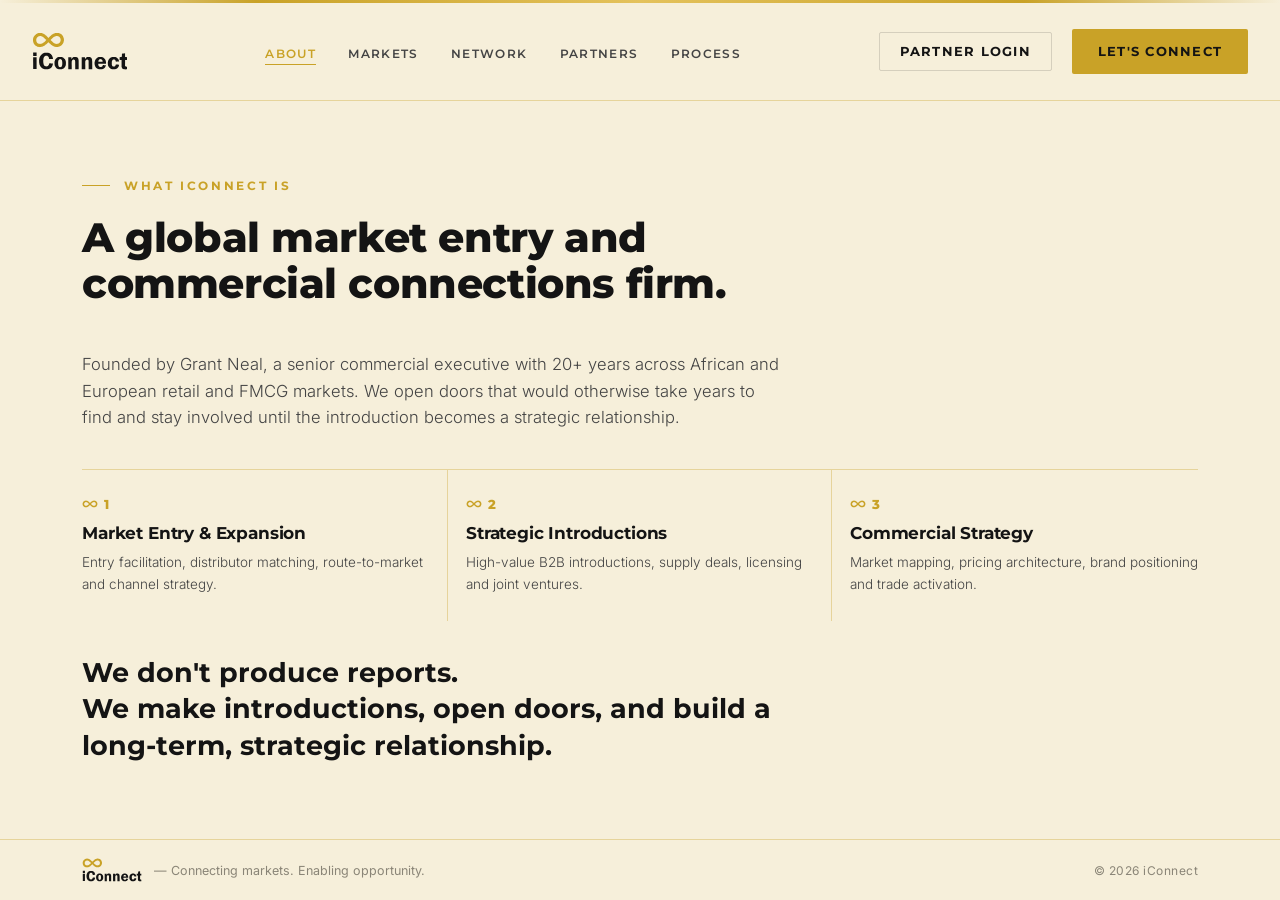
<file: about.html>
<!DOCTYPE html>
<html lang="en">
<head>
<meta charset="UTF-8">
<meta name="viewport" content="width=device-width, initial-scale=1.0">
<title>What iConnect Is — iConnect</title>
<meta name="description" content="A global market entry and commercial connections firm founded by Grant Neal, 20+ years across African and European retail and FMCG.">
<link rel="icon" href="favicon.svg">
<link rel="preconnect" href="https://fonts.googleapis.com">
<link rel="preconnect" href="https://fonts.gstatic.com" crossorigin>
<link href="https://fonts.googleapis.com/css2?family=Inter:wght@300;400;500;600&family=Montserrat:wght@600;700;800;900&display=swap" rel="stylesheet">
<link rel="stylesheet" href="styles.css?v=57">
</head>
<body class="bg-cream">
<svg style="position:absolute;width:0;height:0;overflow:hidden;" aria-hidden="true"><symbol id="icon-logo-lockup" viewBox="0 0 306.0 122.8"><path class="logo-icon-fill" d="M 22.5,3.3 C 22.4,3.5 22.3,3.5 21,3.5 C 19.7,3.5 19.5,3.6 19.4,3.8 C 19.3,4 19.1,4.1 18.8,4.1 C 18.6,4.1 18.4,4.1 18.3,4.3 C 18.2,4.5 18,4.6 17.5,4.6 C 17,4.6 16.8,4.6 16.7,4.8 C 16.6,5 16.5,5.1 16.2,5.1 C 16,5.1 15.8,5.2 15.7,5.4 C 15.6,5.5 15.4,5.6 15.2,5.6 C 14.9,5.6 14.7,5.8 14.4,6.2 C 14.1,6.5 13.8,6.7 13.6,6.7 C 13.4,6.7 13.1,6.9 12.8,7.2 C 12.5,7.5 12.2,7.8 12,7.8 C 11.6,7.8 7.2,12.1 7.2,12.5 C 7.2,12.7 7,13 6.7,13.3 C 6.3,13.6 6.2,13.9 6.2,14.1 C 6.2,14.3 6.1,14.5 5.9,14.6 C 5.7,14.7 5.6,14.9 5.6,15.2 C 5.6,15.4 5.5,15.6 5.4,15.7 C 5.2,15.8 5.1,16 5.1,16.2 C 5.1,16.5 5,16.6 4.8,16.7 C 4.7,16.8 4.6,17 4.6,17.3 C 4.6,17.5 4.5,17.7 4.3,17.8 C 4.1,17.9 4.1,18.1 4.1,18.6 C 4.1,19.1 4,19.3 3.8,19.4 C 3.6,19.5 3.5,19.7 3.5,21 C 3.5,22.3 3.5,22.4 3.3,22.5 C 3,22.7 3,22.8 3,25.5 C 3,28.1 3,28.2 3.3,28.4 C 3.5,28.5 3.5,28.6 3.5,30.2 C 3.5,31.8 3.6,31.9 3.8,32.1 C 4,32.2 4.1,32.3 4.1,32.8 C 4.1,33.4 4.1,33.5 4.3,33.6 C 4.5,33.7 4.6,33.9 4.6,34.4 C 4.6,34.9 4.6,35.1 4.8,35.2 C 5,35.3 5.1,35.5 5.1,35.8 C 5.1,36 5.2,36.2 5.4,36.3 C 5.5,36.4 5.6,36.6 5.6,36.8 C 5.6,37.1 5.7,37.2 5.9,37.3 C 6.1,37.4 6.2,37.6 6.2,37.8 C 6.2,38.1 6.3,38.3 6.7,38.7 C 7,38.9 7.2,39.2 7.2,39.4 C 7.2,39.8 11.1,43.7 11.5,43.7 C 11.7,43.7 12,43.9 12.2,44.2 C 12.6,44.6 12.8,44.7 13.1,44.7 C 13.3,44.7 13.5,44.8 13.6,45 C 13.7,45.2 13.8,45.3 14.1,45.3 C 14.3,45.3 14.5,45.4 14.6,45.5 C 14.7,45.7 14.9,45.8 15.1,45.8 C 15.4,45.8 15.6,45.9 15.9,46.3 C 16.4,46.8 16.4,46.8 17.3,46.8 C 18,46.8 18.2,46.9 18.3,47.1 C 18.4,47.3 18.6,47.4 19.4,47.4 C 20.2,47.4 20.3,47.4 20.4,47.6 C 20.6,47.9 20.7,47.9 22.3,47.9 C 23.9,47.9 24,47.9 24.1,48.2 C 24.2,48.4 24.4,48.4 24.9,48.4 C 25.4,48.4 25.6,48.4 25.7,48.2 C 25.8,47.9 26,47.9 27.3,47.9 C 28.6,47.9 28.8,47.9 28.9,47.6 C 29,47.4 29.2,47.4 30.2,47.4 C 31.3,47.4 31.4,47.3 31.5,47.1 C 31.6,46.9 31.8,46.8 32.6,46.8 C 33.4,46.8 33.5,46.8 33.6,46.6 C 33.7,46.4 33.9,46.3 34.2,46.3 C 34.4,46.3 34.6,46.2 34.7,46.1 C 34.8,45.9 35,45.8 35.2,45.8 C 35.5,45.8 35.7,45.7 35.8,45.5 C 35.8,45.4 36,45.3 36.3,45.3 C 36.5,45.3 36.7,45.2 36.8,45 C 36.9,44.8 37.1,44.7 37.3,44.7 C 37.6,44.7 37.8,44.6 38.1,44.2 C 38.5,43.7 38.7,43.7 39.2,43.7 C 39.7,43.7 39.8,43.6 40.5,42.9 C 41,42.4 41.4,42.1 41.6,42.1 C 41.7,42.1 42.2,41.7 42.9,41 C 43.5,40.4 44,40 44.2,40 C 44.4,40 45.7,38.8 48.2,36.3 C 50.6,33.8 51.9,32.6 52.1,32.6 C 52.3,32.6 53.1,33.3 54.5,34.7 C 56.1,36.3 56.7,36.8 57,36.8 C 57.3,36.9 57.4,36.9 57.4,37.3 C 57.5,37.7 57.5,37.8 57.9,37.8 C 58.1,37.9 58.7,38.3 60.1,39.7 C 61.3,41 62,41.6 62.2,41.6 C 62.4,41.6 62.7,41.9 63.2,42.4 C 63.8,42.9 64.1,43.1 64.3,43.1 C 64.5,43.1 64.7,43.3 64.8,43.4 C 64.9,43.6 65.1,43.7 65.3,43.7 C 65.6,43.7 65.8,43.8 66.1,44.2 C 66.5,44.6 66.7,44.7 66.9,44.7 C 67.2,44.7 67.4,44.8 67.5,45 C 67.5,45.2 67.7,45.3 68,45.3 C 68.2,45.3 68.4,45.4 68.5,45.5 C 68.6,45.7 68.8,45.8 69,45.8 C 69.3,45.8 69.5,45.9 69.6,46.1 C 69.7,46.2 69.8,46.3 70.1,46.3 C 70.3,46.3 70.5,46.4 70.6,46.6 C 70.7,46.8 70.9,46.8 71.7,46.8 C 72.5,46.8 72.6,46.9 72.7,47.1 C 72.9,47.3 73,47.4 73.8,47.4 C 74.6,47.4 74.7,47.4 74.8,47.6 C 75,47.9 75.1,47.9 78.8,47.9 C 82.5,47.9 82.6,47.9 82.8,47.6 C 82.9,47.4 83,47.4 83.8,47.4 C 84.6,47.4 84.8,47.3 84.9,47.1 C 85,46.9 85.2,46.8 85.9,46.8 C 86.7,46.8 86.9,46.8 87,46.6 C 87.1,46.4 87.3,46.3 87.5,46.3 C 87.8,46.3 88,46.2 88.1,46.1 C 88.1,45.9 88.3,45.8 88.6,45.8 C 88.8,45.8 89,45.7 89.1,45.5 C 89.2,45.4 89.4,45.3 89.6,45.3 C 89.9,45.3 90.1,45.2 90.2,45 C 90.3,44.8 90.4,44.7 90.7,44.7 C 90.9,44.7 91.2,44.6 91.5,44.2 C 91.8,43.9 92.1,43.7 92.3,43.7 C 92.7,43.7 97.6,38.8 97.6,38.4 C 97.6,38.2 97.8,37.9 98.1,37.6 C 98.5,37.3 98.6,37 98.6,36.8 C 98.6,36.6 98.7,36.4 98.9,36.3 C 99.1,36.2 99.1,36 99.1,35.8 C 99.1,35.5 99.2,35.3 99.4,35.2 C 99.6,35.1 99.7,34.9 99.7,34.7 C 99.7,34.4 99.8,34.3 99.9,34.2 C 100.2,34.1 100.2,33.9 100.2,33.4 C 100.2,32.9 100.3,32.7 100.5,32.6 C 100.7,32.5 100.7,32.3 100.7,31.5 C 100.7,30.7 100.8,30.6 101,30.5 C 101.2,30.4 101.3,30.2 101.3,29.7 C 101.3,29.2 101.3,29 101.5,28.9 C 101.8,28.8 101.8,28.6 101.8,25.5 C 101.8,22.3 101.8,22.2 101.5,22 C 101.3,21.9 101.3,21.7 101.3,20.7 C 101.3,19.7 101.2,19.5 101,19.4 C 100.8,19.3 100.7,19.1 100.7,18.8 C 100.7,18.6 100.6,18.4 100.5,18.3 C 100.2,18.2 100.2,18 100.2,17.3 C 100.2,16.5 100.2,16.3 99.9,16.2 C 99.8,16.1 99.7,15.9 99.7,15.7 C 99.7,15.4 99.6,15.2 99.4,15.2 C 99.2,15.1 99.1,14.9 99.1,14.6 C 99.1,14.4 99.1,14.2 98.9,14.1 C 98.7,14 98.6,13.8 98.6,13.6 C 98.6,13.3 98.5,13.1 98.4,13 C 98.2,13 98.1,12.8 98.1,12.6 C 98.1,12.3 97.9,12 97.3,11.5 C 96.8,11 96.5,10.6 96.5,10.4 C 96.5,10 94.8,8.3 94.4,8.3 C 94.2,8.3 93.8,8 93.3,7.5 C 92.8,7 92.5,6.7 92.3,6.7 C 92.1,6.7 91.8,6.5 91.5,6.2 C 91.2,5.8 90.9,5.6 90.7,5.6 C 90.4,5.6 90.3,5.5 90.2,5.4 C 90.1,5.2 89.9,5.1 89.4,5.1 C 88.9,5.1 88.7,5.1 88.6,4.8 C 88.5,4.7 88.3,4.6 88.1,4.6 C 87.8,4.6 87.6,4.5 87.5,4.3 C 87.4,4.1 87.2,4.1 87,4.1 C 86.7,4.1 86.6,4 86.5,3.8 C 86.3,3.6 86.2,3.5 84.6,3.5 C 83,3.5 82.9,3.5 82.8,3.3 C 82.6,3 82.5,3 79.6,3 C 76.7,3 76.6,3 76.4,3.3 C 76.3,3.5 76.2,3.5 74.8,3.5 C 73.5,3.5 73.4,3.6 73.3,3.8 C 73.2,4 73,4.1 72.7,4.1 C 72.5,4.1 72.3,4.1 72.2,4.3 C 72.1,4.5 71.9,4.6 71.4,4.6 C 70.9,4.6 70.7,4.6 70.6,4.8 C 70.5,5.1 70.3,5.1 69.8,5.1 C 69.3,5.1 69.1,5.2 69,5.4 C 68.9,5.5 68.8,5.6 68.5,5.6 C 68.3,5.6 68,5.8 67.7,6.2 C 67.3,6.6 67.2,6.7 66.7,6.7 C 66.1,6.7 66,6.8 65.6,7.2 C 65.3,7.6 65,7.8 64.8,7.8 C 64.6,7.8 64.3,7.9 64,8.3 C 63.7,8.6 63.4,8.8 63.3,8.8 C 63,8.8 62.6,9.1 61.9,9.9 C 61.3,10.5 60.8,10.9 60.6,10.9 C 60.4,10.9 59.4,11.9 57.4,13.8 C 55.2,16 54.5,16.7 54.2,16.8 C 53.9,16.8 53.8,16.9 53.7,17.2 C 53.7,17.4 53.5,17.8 53.1,18.2 L 52.4,18.9 L 48.7,15.2 C 46.2,12.6 44.9,11.5 44.7,11.5 C 44.5,11.5 44,11 43.1,10.1 C 42.2,9.2 41.8,8.8 41.5,8.8 C 41.3,8.8 41.1,8.7 41,8.5 C 41,8.4 40.8,8.3 40.6,8.3 C 40.3,8.3 40,8.1 39.5,7.5 C 38.9,6.9 38.6,6.7 38.3,6.7 C 38.1,6.7 37.9,6.6 37.9,6.4 C 37.8,6.3 37.6,6.2 37.3,6.2 C 37.1,6.2 36.9,6.1 36.8,5.9 C 36.7,5.7 36.5,5.6 36.3,5.6 C 36,5.6 35.8,5.5 35.8,5.4 C 35.7,5.2 35.5,5.1 35.2,5.1 C 35,5.1 34.8,5 34.7,4.8 C 34.6,4.6 34.4,4.6 33.9,4.6 C 33.4,4.6 33.2,4.5 33.1,4.3 C 33,4.1 32.8,4.1 32.6,4.1 C 32.3,4.1 32.1,4 32.1,3.8 C 31.9,3.6 31.8,3.5 30.2,3.5 C 28.6,3.5 28.5,3.5 28.4,3.3 C 28.2,3 28.1,3 25.5,3 C 22.8,3 22.7,3 22.5,3.3 M 28.4,13.3 C 28.5,13.5 28.6,13.6 29.7,13.6 C 30.7,13.6 30.9,13.6 31,13.8 C 31.1,14 31.3,14.1 31.5,14.1 C 31.8,14.1 32,14.2 32.1,14.4 C 32.1,14.5 32.3,14.6 32.6,14.6 C 32.8,14.6 33,14.7 33.1,14.9 C 33.2,15 33.4,15.2 33.6,15.2 C 33.9,15.2 34.1,15.3 34.4,15.7 C 34.7,16 35,16.2 35.2,16.2 C 35.4,16.2 35.7,16.4 36,16.7 C 36.3,17.1 36.6,17.3 36.8,17.3 C 37,17.3 38,18.1 40.2,20.4 C 42.3,22.5 43.5,23.6 43.7,23.6 C 43.8,23.6 44.2,23.9 44.6,24.3 C 45.2,24.8 45.3,25 45.3,25.5 C 45.3,26 45.2,26.1 42,29.3 C 39.6,31.6 38.6,32.6 38.4,32.6 C 38.2,32.6 37.9,32.8 37.6,33.1 C 37.3,33.4 37,33.6 36.8,33.6 C 36.6,33.6 36.3,33.9 35.8,34.4 C 35.2,35 34.9,35.2 34.6,35.2 C 34.4,35.2 34.2,35.3 34.2,35.5 C 34.1,35.7 33.9,35.8 33.6,35.8 C 33.4,35.8 33.2,35.8 33.1,36 C 33,36.2 32.8,36.3 32.6,36.3 C 32.3,36.3 32.1,36.4 32.1,36.5 C 32,36.8 31.8,36.8 31.3,36.8 C 30.7,36.8 30.6,36.9 30.5,37.1 C 30.4,37.2 30.2,37.3 29.9,37.3 C 29.7,37.3 29.5,37.4 29.4,37.6 C 29.3,37.9 29.1,37.9 25.5,37.9 C 21.8,37.9 21.6,37.9 21.5,37.6 C 21.4,37.4 21.2,37.3 21,37.3 C 20.7,37.3 20.5,37.2 20.4,37.1 C 20.3,36.9 20.2,36.8 19.9,36.8 C 19.7,36.8 19.5,36.7 19.4,36.5 C 19.3,36.4 19.1,36.3 18.9,36.3 C 18.4,36.3 15.2,33 15.2,32.5 C 15.2,32.3 15,32.1 14.9,32.1 C 14.7,32 14.6,31.8 14.6,31.5 C 14.6,31.3 14.5,31.1 14.4,31 C 14.1,30.9 14.1,30.7 14.1,29.9 C 14.1,29.2 14.1,29 13.8,28.9 C 13.6,28.8 13.6,28.6 13.6,25.7 C 13.6,22.8 13.6,22.7 13.8,22.5 C 14.1,22.4 14.1,22.3 14.1,21.5 C 14.1,20.7 14.1,20.6 14.4,20.4 C 14.5,20.3 14.6,20.2 14.6,19.9 C 14.6,19.7 14.8,19.4 15.2,19.1 C 15.5,18.8 15.7,18.5 15.7,18.3 C 15.7,17.9 18.5,15.2 18.9,15.2 C 19.1,15.2 19.4,14.9 19.6,14.6 C 20.1,14.1 20.2,14.1 20.7,14.1 C 21.2,14.1 21.4,14 21.5,13.8 C 21.6,13.6 21.8,13.6 22.5,13.6 C 23.3,13.6 23.5,13.5 23.6,13.3 C 23.7,13.1 23.9,13 26,13 C 28.1,13 28.2,13.1 28.4,13.3 M 81.7,13.3 C 81.8,13.5 82,13.6 82.8,13.6 C 83.6,13.6 83.7,13.6 83.8,13.8 C 83.9,14 84.1,14.1 84.4,14.1 C 84.6,14.1 84.8,14.2 84.9,14.4 C 85,14.5 85.2,14.6 85.4,14.6 C 85.7,14.6 85.8,14.7 85.9,14.9 C 86,15 86.2,15.2 86.4,15.2 C 86.9,15.2 88.6,16.9 88.6,17.3 C 88.6,17.5 88.8,17.8 89.1,18.1 C 89.5,18.4 89.6,18.6 89.6,18.9 C 89.6,19.1 89.7,19.3 89.9,19.4 C 90.1,19.5 90.2,19.7 90.2,20.2 C 90.2,20.7 90.2,20.9 90.4,21 C 90.6,21.1 90.7,21.2 90.7,21.8 C 90.7,22.3 90.7,22.4 91,22.5 C 91.2,22.7 91.2,22.8 91.2,25.5 C 91.2,28.1 91.2,28.2 91,28.4 C 90.8,28.5 90.7,28.6 90.7,28.9 C 90.7,29.1 90.6,29.3 90.4,29.4 C 90.2,29.5 90.2,29.7 90.2,30.5 C 90.2,31.3 90.1,31.4 89.9,31.5 C 89.7,31.6 89.6,31.8 89.6,32 C 89.6,32.4 86.4,35.8 85.9,35.8 C 85.7,35.8 85.4,36 85.1,36.3 C 84.7,36.8 84.6,36.8 84.1,36.8 C 83.6,36.8 83.4,36.9 83.3,37.1 C 83.2,37.2 83,37.3 82.8,37.3 C 82.5,37.3 82.3,37.4 82.2,37.6 C 82.1,37.9 82,37.9 78.5,37.9 C 75.1,37.9 75,37.9 74.8,37.6 C 74.8,37.4 74.6,37.3 74.3,37.3 C 74.1,37.3 73.9,37.2 73.8,37.1 C 73.7,36.9 73.5,36.8 73,36.8 C 72.5,36.8 72.3,36.8 72.2,36.5 C 72.1,36.4 71.9,36.3 71.7,36.3 C 71.5,36.3 71.2,36.1 70.9,35.8 C 70.6,35.4 70.3,35.2 70.1,35.2 C 69.8,35.2 69.7,35.1 69.6,35 C 69.5,34.8 69.3,34.7 69.1,34.7 C 68.8,34.7 68.5,34.4 67.7,33.6 C 67.1,33 66.6,32.6 66.4,32.6 C 66.2,32.6 65,31.4 62.6,29 L 59,25.5 L 62.3,22.2 C 64.5,19.9 65.7,18.8 65.9,18.8 C 66.1,18.8 66.5,18.5 67.2,17.8 C 67.9,17 68.3,16.7 68.6,16.7 C 68.8,16.7 69,16.6 69,16.5 C 69.1,16.3 69.3,16.2 69.5,16.2 C 69.8,16.2 70,16 70.4,15.7 C 70.7,15.3 70.9,15.2 71.2,15.2 C 71.4,15.2 71.6,15 71.7,14.9 C 71.8,14.7 72,14.6 72.2,14.6 C 72.5,14.6 72.6,14.5 72.7,14.4 C 72.8,14.1 73,14.1 73.5,14.1 C 74,14.1 74.2,14 74.3,13.8 C 74.4,13.6 74.6,13.6 75.4,13.6 C 76.2,13.6 76.3,13.5 76.4,13.3 C 76.6,13.1 76.7,13 79.1,13 C 81.4,13 81.6,13.1 81.7,13.3"/><path d="M 3.6,65.5 C 3.6,65.6 3.5,68.1 3.6,71 L 3.6,76.4 L 9.1,76.4 L 14.6,76.4 L 14.6,70.9 L 14.6,65.4 L 9.1,65.4 C 4.8,65.3 3.6,65.4 3.6,65.5 M 41.6,66.1 C 41.4,66.4 41.3,66.4 40.2,66.4 C 39.2,66.4 39,66.4 38.9,66.7 C 38.8,66.9 38.6,66.9 38.1,66.9 C 37.6,66.9 37.4,67 37.3,67.2 C 37.2,67.4 37.1,67.5 36.8,67.5 C 36.6,67.5 36.4,67.5 36.3,67.7 C 36.2,67.9 36,68 35.8,68 C 35.5,68 35.3,68.1 35.2,68.2 C 35.1,68.4 34.9,68.5 34.7,68.5 C 34.4,68.5 34.3,68.6 34.2,68.8 C 34.1,68.9 33.9,69 33.7,69 C 33.4,69 33.1,69.3 32.6,69.8 C 32.1,70.3 31.7,70.6 31.5,70.6 C 31.2,70.6 28.4,73.4 28.4,73.8 C 28.4,74 28,74.4 27.6,74.8 C 27,75.4 26.8,75.7 26.8,76 C 26.8,76.2 26.7,76.4 26.5,76.4 C 26.3,76.5 26.2,76.7 26.2,77 C 26.2,77.2 26.2,77.4 26,77.5 C 25.8,77.6 25.7,77.8 25.7,78 C 25.7,78.3 25.6,78.5 25.5,78.5 C 25.3,78.6 25.2,78.8 25.2,79.1 C 25.2,79.3 25.1,79.5 24.9,79.6 C 24.8,79.7 24.7,79.9 24.7,80.1 C 24.7,80.4 24.6,80.6 24.4,80.7 C 24.2,80.8 24.1,80.9 24.1,81.5 C 24.1,82 24.1,82.1 23.9,82.2 C 23.6,82.4 23.6,82.5 23.6,83.3 C 23.6,84.1 23.6,84.2 23.3,84.4 C 23.1,84.5 23.1,84.6 23.1,85.7 C 23.1,86.7 23,86.9 22.8,87 C 22.6,87.1 22.5,87.3 22.5,92.5 C 22.5,97.8 22.6,98 22.8,98.1 C 23,98.2 23.1,98.4 23.1,99.7 C 23.1,101 23.1,101.1 23.3,101.3 C 23.6,101.4 23.6,101.5 23.6,102.3 C 23.6,103.1 23.6,103.3 23.9,103.4 C 24.1,103.5 24.1,103.7 24.1,104.2 C 24.1,104.7 24.2,104.9 24.4,105 C 24.6,105.1 24.7,105.2 24.7,105.5 C 24.7,105.7 24.8,105.9 24.9,106 C 25.1,106.1 25.2,106.3 25.2,106.5 C 25.2,106.8 25.3,107 25.5,107.1 C 25.6,107.2 25.7,107.3 25.7,107.6 C 25.7,107.9 25.8,108 26,108.1 C 26.1,108.2 26.2,108.4 26.2,108.6 C 26.2,108.9 26.4,109.1 26.8,109.4 C 27.1,109.7 27.3,110 27.3,110.2 C 27.3,110.4 27.6,110.8 28.1,111.3 C 28.6,111.8 28.9,112.2 28.9,112.4 C 28.9,112.7 29.6,113.4 29.9,113.4 C 30.1,113.4 30.6,113.8 31.3,114.5 C 32,115.2 32.4,115.5 32.6,115.5 C 32.8,115.5 33.1,115.7 33.4,116.1 C 33.7,116.4 33.9,116.6 34.2,116.6 C 34.4,116.6 34.6,116.7 34.7,116.8 C 34.8,117 35,117.1 35.2,117.1 C 35.5,117.1 35.7,117.2 35.8,117.4 C 35.8,117.5 36,117.6 36.3,117.6 C 36.5,117.6 36.7,117.7 36.8,117.9 C 36.9,118.1 37.1,118.2 37.6,118.2 C 38.1,118.2 38.3,118.2 38.4,118.4 C 38.5,118.7 38.7,118.7 39.5,118.7 C 40.2,118.7 40.4,118.7 40.5,119 C 40.6,119.2 40.8,119.2 45.5,119.2 C 50.3,119.2 50.4,119.2 50.5,119 C 50.7,118.7 50.8,118.7 51.6,118.7 C 52.4,118.7 52.5,118.7 52.7,118.4 C 52.8,118.2 52.9,118.2 53.5,118.2 C 54,118.2 54.1,118.1 54.2,117.9 C 54.3,117.7 54.5,117.6 54.8,117.6 C 55,117.6 55.2,117.5 55.3,117.4 C 55.4,117.2 55.6,117.1 56.1,117.1 C 56.6,117.1 56.7,117.1 57.1,116.6 C 57.5,116.2 57.7,116.1 57.9,116.1 C 58.2,116.1 58.4,115.9 58.7,115.5 C 59,115.2 59.3,115 59.5,115 C 59.9,115 62.2,112.7 62.2,112.3 C 62.2,112.2 62.5,111.8 63,111.3 C 63.5,110.8 63.8,110.4 63.8,110.2 C 63.8,110 63.9,109.8 64,109.7 C 64.2,109.6 64.3,109.4 64.3,109.2 C 64.3,108.9 64.4,108.7 64.5,108.7 C 64.7,108.6 64.8,108.4 64.8,108.1 C 64.8,107.9 64.9,107.7 65.1,107.6 C 65.3,107.5 65.3,107.3 65.3,106.8 C 65.3,106.3 65.4,106.1 65.6,106 C 65.8,105.9 65.9,105.7 65.9,105.2 C 65.9,104.7 65.9,104.5 66.1,104.4 C 66.4,104.3 66.4,104.2 66.4,103.1 C 66.4,102.1 66.4,101.9 66.7,101.8 C 66.9,101.7 66.9,101.5 66.9,101.2 C 66.9,100.8 66.8,100.8 66.2,100.8 C 65.6,100.7 65.4,100.7 65.3,100.5 C 65.2,100.2 65,100.2 60.8,100.2 C 56.6,100.2 56.5,100.2 56.4,99.9 C 56.2,99.7 56.1,99.7 55.8,99.7 C 55.4,99.7 55.4,99.8 55.3,100.2 C 55.3,100.4 55.2,100.7 55,100.7 C 54.8,100.8 54.8,101 54.8,101.5 C 54.8,102 54.7,102.2 54.5,102.3 C 54.3,102.4 54.2,102.6 54.2,103.1 C 54.2,103.6 54.2,103.8 54,103.9 C 53.8,104 53.7,104.2 53.7,104.4 C 53.7,104.7 53.6,104.9 53.5,105 C 53.3,105 53.2,105.2 53.2,105.4 C 53.2,105.9 50.4,108.7 50,108.7 C 49.8,108.7 49.6,108.8 49.5,108.9 C 49.4,109.1 49.2,109.2 48.7,109.2 C 48.2,109.2 48,109.2 47.9,109.4 C 47.8,109.7 47.6,109.7 45.8,109.7 C 44,109.7 43.8,109.7 43.7,109.4 C 43.6,109.2 43.4,109.2 42.9,109.2 C 42.4,109.2 42.2,109.1 42.1,108.9 C 42,108.7 41.8,108.7 41.6,108.7 C 41.3,108.7 41.1,108.6 41,108.4 C 41,108.2 40.8,108.1 40.6,108.1 C 40.1,108.1 38.9,106.9 38.9,106.5 C 38.9,106.3 38.7,106 38.4,105.8 C 38,105.4 37.9,105.2 37.9,104.9 C 37.9,104.7 37.8,104.5 37.6,104.4 C 37.4,104.3 37.3,104.2 37.3,103.6 C 37.3,103.1 37.3,103 37.1,102.8 C 36.8,102.7 36.8,102.6 36.8,101.8 C 36.8,101 36.8,100.9 36.5,100.7 C 36.3,100.6 36.3,100.5 36.3,98.9 C 36.3,97.3 36.3,97.2 36,97 C 35.8,96.9 35.8,96.8 35.8,93.1 C 35.8,89.4 35.8,89.2 36,89.1 C 36.3,89 36.3,88.8 36.3,87 C 36.3,85.2 36.3,85 36.5,84.9 C 36.8,84.8 36.8,84.6 36.8,83.8 C 36.8,83 36.8,82.9 37.1,82.8 C 37.2,82.7 37.3,82.5 37.3,82.2 C 37.3,82 37.4,81.8 37.6,81.7 C 37.8,81.6 37.9,81.4 37.9,80.9 C 37.9,80.4 37.9,80.3 38.4,79.9 C 38.7,79.6 38.9,79.3 38.9,79.1 C 38.9,78.7 40.7,77 41.1,77 C 41.3,77 41.5,76.9 41.6,76.7 C 41.7,76.5 41.8,76.4 42.1,76.4 C 42.3,76.4 42.5,76.3 42.6,76.2 C 42.8,75.9 42.9,75.9 45.8,75.9 C 48.7,75.9 48.8,75.9 49,76.2 C 49,76.3 49.2,76.4 49.4,76.4 C 49.9,76.4 52.7,79.2 52.7,79.7 C 52.7,79.9 52.8,80.1 52.9,80.1 C 53.1,80.2 53.2,80.4 53.2,80.9 C 53.2,81.4 53.2,81.6 53.5,81.7 C 53.7,81.8 53.7,82 53.7,82.8 C 53.7,83.6 53.8,83.7 54,83.8 C 54.2,83.9 54.2,84.1 54.3,85.2 L 54.3,86.4 L 58.2,86.4 C 61.9,86.5 62,86.5 62.2,86.2 C 62.3,86 62.5,85.9 64.6,85.9 L 66.9,85.9 L 66.9,85.2 C 66.9,84.6 66.9,84.5 66.7,84.4 C 66.4,84.2 66.4,84.1 66.4,83 C 66.4,82 66.4,81.8 66.1,81.7 C 65.9,81.6 65.9,81.4 65.9,80.7 C 65.9,79.9 65.8,79.7 65.6,79.6 C 65.4,79.5 65.3,79.3 65.3,78.8 C 65.3,78.3 65.3,78.1 65.1,78 C 64.9,77.9 64.8,77.7 64.8,77.5 C 64.8,77.2 64.7,77.1 64.5,77 C 64.4,76.9 64.3,76.7 64.3,76.4 C 64.3,76.2 64.2,76 64,75.9 C 63.8,75.8 63.8,75.6 63.8,75.4 C 63.8,75.1 63.7,74.9 63.5,74.8 C 63.3,74.8 63.2,74.6 63.2,74.4 C 63.2,74.1 63,73.8 62.4,73.3 C 61.9,72.8 61.6,72.4 61.6,72.2 C 61.6,71.8 59.9,70.1 59.5,70.1 C 59.3,70.1 59,69.9 58.7,69.6 C 58.4,69.2 58.2,69 57.9,69 C 57.7,69 57.5,68.9 57.1,68.5 C 56.8,68.1 56.6,68 56.3,68 C 56.1,68 55.9,67.9 55.8,67.7 C 55.7,67.5 55.6,67.5 55,67.5 C 54.5,67.5 54.3,67.4 54.2,67.2 C 54.1,67 54,66.9 53.5,66.9 C 52.9,66.9 52.8,66.9 52.7,66.7 C 52.5,66.4 52.4,66.4 51.1,66.4 C 49.8,66.4 49.6,66.4 49.5,66.1 C 49.4,65.9 49.2,65.9 45.5,65.9 C 41.8,65.9 41.7,65.9 41.6,66.1 M 294.6,68.2 C 294.5,68.5 294.4,68.5 291.4,68.5 C 288.6,68.5 288.4,68.5 288.3,68.8 C 288.2,68.9 288,69 287.8,69 C 287.6,69 287.3,69.2 287.1,69.4 L 286.7,69.8 L 286.7,73.1 C 286.7,76.1 286.7,76.3 286.4,76.4 C 286.2,76.6 286.2,76.7 286.1,78.3 L 286.1,80.1 L 282.7,80.1 L 279.4,80.2 L 279.4,84.6 L 279.4,89 L 282.5,89.1 L 285.6,89.2 L 285.6,100.4 C 285.6,111.5 285.6,111.7 285.9,111.8 C 286.1,111.9 286.2,112.1 286.2,112.6 C 286.2,113.1 286.2,113.3 286.4,113.4 C 286.6,113.5 286.7,113.7 286.7,114.2 C 286.7,114.7 286.7,114.9 287.2,115.3 C 287.5,115.6 287.7,115.8 287.7,116 C 287.7,116.4 288.4,117.1 288.8,117.1 C 289,117.1 289.3,117.3 289.6,117.6 C 290,118.1 290.1,118.2 290.7,118.2 C 291.2,118.2 291.3,118.2 291.4,118.4 C 291.5,118.6 291.7,118.7 292.2,118.7 C 292.8,118.7 292.9,118.7 293,119 C 293.2,119.2 293.3,119.2 295.1,119.2 C 297,119.2 297.1,119.2 297.3,119.5 C 297.5,119.9 298.6,119.9 298.8,119.5 C 299,119.2 299.1,119.2 301,119.2 L 303,119.2 L 303,115 L 303,110.8 L 301.8,110.8 C 300.7,110.8 300.5,110.7 300.4,110.5 C 300.3,110.3 300.1,110.2 299.4,110.2 C 298.6,110.2 298.6,110.2 297.9,109.6 C 297.5,109.1 297.3,108.8 297.3,108.6 C 297.3,108.4 297.1,108.2 297,108.1 C 296.7,108 296.7,107.9 296.8,98.6 L 296.8,89.2 L 299.9,89.1 L 303,89 L 303,84.6 L 303,80.2 L 299.9,80.1 L 296.8,80.1 L 296.7,74.1 L 296.7,68 L 295.7,68 C 294.9,68 294.7,68 294.6,68.2 M 84.9,79.9 C 84.8,80.1 84.6,80.1 84.1,80.1 C 83.6,80.1 83.4,80.2 83.3,80.4 C 83.2,80.6 83,80.7 82.5,80.7 C 82,80.7 81.8,80.7 81.7,80.9 C 81.6,81.1 81.4,81.2 81.2,81.2 C 81,81.2 80.7,81.3 80.4,81.7 C 80.1,82 79.8,82.2 79.6,82.2 C 79.2,82.2 74.8,86.6 74.8,87.1 C 74.8,87.2 74.7,87.4 74.6,87.5 C 74.4,87.6 74.3,87.8 74.3,88 C 74.3,88.3 74.2,88.5 73.8,88.8 C 73.3,89.3 73.3,89.4 73.3,89.9 C 73.3,90.4 73.2,90.6 73,90.7 C 72.8,90.8 72.7,91 72.7,91.5 C 72.7,92 72.7,92.2 72.5,92.3 C 72.2,92.4 72.2,92.6 72.2,93.3 C 72.2,94.1 72.2,94.3 71.9,94.4 C 71.7,94.5 71.7,94.7 71.7,99.1 C 71.7,103.6 71.7,103.8 71.9,103.9 C 72.2,104 72.2,104.2 72.2,105.2 C 72.2,106.3 72.2,106.4 72.5,106.5 C 72.7,106.6 72.7,106.8 72.7,107.3 C 72.7,107.9 72.8,108 73,108.1 C 73.2,108.2 73.3,108.4 73.3,108.7 C 73.3,108.9 73.4,109.1 73.5,109.2 C 73.7,109.3 73.8,109.5 73.8,109.7 C 73.8,110 73.9,110.1 74.1,110.2 C 74.2,110.3 74.3,110.5 74.3,110.8 C 74.3,111 74.4,111.2 74.6,111.3 C 74.7,111.4 74.8,111.6 74.8,111.8 C 74.8,112.2 79.7,117.1 80.2,117.1 C 80.4,117.1 80.6,117.2 80.7,117.4 C 80.8,117.5 80.9,117.6 81.2,117.6 C 81.4,117.6 81.6,117.7 81.7,117.9 C 81.8,118.1 82,118.2 82.5,118.2 C 83,118.2 83.2,118.2 83.3,118.4 C 83.4,118.6 83.6,118.7 84.1,118.7 C 84.6,118.7 84.8,118.7 84.9,119 C 85,119.2 85.2,119.2 89.6,119.2 C 94.1,119.2 94.3,119.2 94.4,119 C 94.5,118.7 94.7,118.7 95.2,118.7 C 95.7,118.7 95.9,118.6 96,118.4 C 96.1,118.2 96.3,118.2 96.8,118.2 C 97.3,118.2 97.5,118.1 97.6,117.9 C 97.7,117.7 97.8,117.6 98.1,117.6 C 98.3,117.6 98.5,117.5 98.6,117.4 C 98.7,117.2 98.9,117.1 99.1,117.1 C 99.4,117.1 99.6,117 99.9,116.6 C 100.2,116.3 100.5,116.1 100.7,116.1 C 101.1,116.1 103.9,113.3 103.9,112.9 C 103.9,112.7 104.2,112.3 104.7,111.8 C 105.3,111.3 105.5,111 105.5,110.7 C 105.5,110.5 105.6,110.3 105.8,110.2 C 105.9,110.1 106,110 106,109.7 C 106,109.5 106.1,109.3 106.3,109.2 C 106.5,109.1 106.5,108.9 106.5,108.7 C 106.5,108.4 106.6,108.2 106.8,108.1 C 107,108 107.1,107.9 107.1,107.3 C 107.1,106.8 107.1,106.6 107.3,106.5 C 107.6,106.4 107.6,106.3 107.6,105.5 C 107.6,104.7 107.6,104.5 107.9,104.4 C 108.1,104.3 108.1,104.2 108.1,99.7 C 108.1,95.2 108.1,95.1 107.9,94.9 C 107.6,94.8 107.6,94.6 107.6,93.9 C 107.6,93.1 107.6,92.9 107.3,92.8 C 107.1,92.7 107.1,92.5 107.1,92 C 107.1,91.5 107,91.3 106.8,91.2 C 106.6,91.1 106.5,90.9 106.5,90.4 C 106.5,89.9 106.5,89.7 106.3,89.6 C 106.1,89.5 106,89.4 106,89.1 C 106,88.9 105.9,88.7 105.8,88.6 C 105.6,88.5 105.5,88.3 105.5,88.1 C 105.5,87.8 105.3,87.6 105,87.3 C 104.6,87 104.4,86.7 104.4,86.5 C 104.4,86.1 101.1,82.8 100.7,82.8 C 100.5,82.8 100.2,82.6 99.9,82.2 C 99.6,81.9 99.4,81.7 99.1,81.7 C 98.9,81.7 98.7,81.6 98.6,81.5 C 98.5,81.3 98.3,81.2 98.1,81.2 C 97.8,81.2 97.7,81.1 97.6,80.9 C 97.5,80.7 97.3,80.7 96.8,80.7 C 96.3,80.7 96.1,80.6 96,80.4 C 95.9,80.2 95.7,80.1 95.2,80.1 C 94.7,80.1 94.5,80.1 94.4,79.9 C 94.3,79.6 94.1,79.6 89.6,79.6 C 85.2,79.6 85,79.6 84.9,79.9 M 90.7,86.7 C 90.8,86.9 91,87 91.5,87 C 92,87 92.2,87.1 92.3,87.3 C 92.4,87.4 92.6,87.5 92.8,87.5 C 93.2,87.5 94.9,89.2 94.9,89.7 C 94.9,89.9 95,90.1 95.2,90.2 C 95.4,90.3 95.4,90.4 95.4,91 C 95.4,91.5 95.5,91.6 95.7,91.8 C 96,91.9 96,92 96,93.3 C 96,94.6 96,94.8 96.2,94.9 C 96.5,95.1 96.5,95.2 96.5,99.7 C 96.5,104.2 96.5,104.3 96.2,104.4 C 96,104.5 96,104.7 96,105.8 C 96,106.8 96,107 95.7,107.1 C 95.5,107.2 95.4,107.3 95.4,107.8 C 95.4,108.4 95.4,108.5 94.9,108.9 C 94.6,109.2 94.4,109.5 94.4,109.7 C 94.4,110.1 93.2,111.3 92.8,111.3 C 92.6,111.3 92.4,111.4 92.3,111.6 C 92.2,111.8 92,111.8 91.5,111.8 C 91,111.8 90.8,111.9 90.7,112.1 C 90.6,112.3 90.4,112.4 89.6,112.4 C 88.9,112.4 88.7,112.3 88.6,112.1 C 88.5,111.9 88.3,111.8 87.8,111.8 C 87.3,111.8 87.2,111.8 86.1,110.6 C 85.2,109.8 84.9,109.4 84.9,109.1 C 84.9,108.9 84.8,108.7 84.6,108.7 C 84.4,108.6 84.4,108.4 84.4,107.9 C 84.4,107.3 84.3,107.2 84.1,107.1 C 83.9,106.9 83.8,106.8 83.8,105.5 C 83.8,104.2 83.8,104 83.6,103.9 C 83.3,103.8 83.3,103.6 83.3,99.1 C 83.3,94.7 83.3,94.5 83.6,94.4 C 83.8,94.3 83.8,94.1 83.8,93.1 C 83.8,92 83.9,91.9 84.1,91.8 C 84.3,91.6 84.4,91.5 84.4,91 C 84.4,90.4 84.4,90.3 84.6,90.2 C 84.8,90.1 84.9,89.9 84.9,89.7 C 84.9,89.5 85.2,89 86.1,88.2 L 87.2,87 L 88.1,87 C 88.8,87 89,87 89.1,86.7 C 89.2,86.5 89.4,86.5 89.9,86.5 C 90.4,86.5 90.6,86.5 90.7,86.7 M 133.5,79.9 C 133.4,80.1 133.2,80.1 132.7,80.1 C 132.2,80.1 132,80.2 131.9,80.4 C 131.8,80.6 131.6,80.7 131.4,80.7 C 131.1,80.7 130.9,80.8 130.8,80.9 C 130.8,81.1 130.6,81.2 130.4,81.2 C 129.9,81.2 128.2,82.9 128.2,83.3 C 128.2,83.5 127.9,83.9 127.4,84.3 C 126.9,84.9 126.6,85.2 126.6,85.5 C 126.6,85.8 126.5,85.9 126.1,85.9 L 125.6,85.9 L 125.6,83 L 125.5,80.2 L 120.5,80.2 L 115.6,80.2 L 115.6,99.4 L 115.6,118.6 L 121.1,118.6 L 126.6,118.6 L 126.6,106.1 C 126.6,93.6 126.6,93.5 126.9,93.3 C 127.1,93.2 127.1,93.1 127.1,92.5 C 127.1,92 127.2,91.9 127.4,91.8 C 127.6,91.7 127.7,91.5 127.7,91.2 C 127.7,91 127.8,90.8 127.9,90.7 C 128.1,90.6 128.2,90.4 128.2,90.2 C 128.2,89.8 128.9,89.1 129.3,89.1 C 129.5,89.1 129.7,89 129.8,88.8 C 129.9,88.7 130.1,88.6 130.3,88.6 C 130.6,88.6 130.8,88.5 130.8,88.3 C 131,88.1 131.1,88.1 132.4,88.1 C 133.7,88.1 133.9,88.1 134,88.3 C 134.1,88.5 134.3,88.6 134.5,88.6 C 134.8,88.6 135,88.7 135.1,88.8 C 135.2,89 135.4,89.1 135.6,89.1 C 136,89.2 136.1,89.2 136.1,89.6 C 136.1,89.8 136.3,90.1 136.7,90.4 L 137.2,90.9 L 137.2,92.1 C 137.2,93.1 137.2,93.2 137.4,93.3 C 137.7,93.5 137.7,93.6 137.7,106.1 L 137.8,118.6 L 143.3,118.6 L 148.7,118.6 L 148.8,104.5 C 148.8,90.4 148.8,90.3 148.5,90.2 C 148.3,90 148.3,89.9 148.3,88.6 C 148.3,87.3 148.3,87.1 148,87 C 147.8,86.9 147.8,86.7 147.8,86.2 C 147.8,85.7 147.7,85.5 147.5,85.4 C 147.3,85.3 147.2,85.1 147.2,84.9 C 147.2,84.6 147.1,84.4 147,84.4 C 146.8,84.3 146.7,84.1 146.7,83.9 C 146.7,83.4 145,81.7 144.6,81.7 C 144.4,81.7 144.1,81.5 143.8,81.2 C 143.4,80.7 143.3,80.7 142.7,80.7 C 142.2,80.7 142,80.6 141.9,80.4 C 141.8,80.2 141.7,80.1 141.1,80.1 C 140.6,80.1 140.5,80.1 140.4,79.9 C 140.2,79.6 140.1,79.6 136.9,79.6 C 133.8,79.6 133.6,79.6 133.5,79.9 M 176.3,79.9 C 176.2,80 176,80.1 175.7,80.1 C 175.5,80.1 175.3,80.2 175.2,80.4 C 175.1,80.6 174.9,80.7 174.7,80.7 C 174.4,80.7 174.3,80.8 174.2,80.9 C 174.1,81.1 173.9,81.2 173.7,81.2 C 173.3,81.2 171,83.4 171,83.9 C 171,84 170.8,84.3 170.5,84.6 C 170.1,84.9 169.9,85.2 169.9,85.4 C 169.9,85.7 169.3,86.5 169.1,86.5 C 168.9,86.5 168.9,85.7 168.9,83.3 L 168.8,80.2 L 163.6,80.2 L 158.4,80.2 L 158.4,99.4 L 158.4,118.6 L 164.1,118.6 L 169.9,118.6 L 169.9,105.8 C 169.9,93.1 169.9,93 170.2,92.8 C 170.4,92.7 170.5,92.5 170.5,92 C 170.5,91.5 170.5,91.4 171,91 C 171.3,90.7 171.5,90.4 171.5,90.2 C 171.5,89.8 172.2,89.1 172.6,89.1 C 172.8,89.1 173,89 173.1,88.8 C 173.2,88.7 173.4,88.6 173.6,88.6 C 173.9,88.6 174.1,88.5 174.2,88.3 C 174.3,88.1 174.4,88.1 175.7,88.1 C 177.1,88.1 177.2,88.1 177.3,88.3 C 177.4,88.5 177.6,88.6 177.8,88.6 C 178,88.6 178.4,88.9 179.1,89.5 C 179.7,90.2 180,90.5 180,90.7 C 180,90.9 180.1,91.1 180.2,91.2 C 180.5,91.4 180.5,91.5 180.5,105 L 180.6,118.6 L 186.3,118.6 L 192.1,118.6 L 192.1,106.1 C 192.1,93.6 192.1,93.5 191.9,93.3 C 191.6,93.2 191.6,93.1 191.6,90.7 C 191.6,88.3 191.6,88.2 191.3,88.1 C 191.1,87.9 191.1,87.8 191.1,87 C 191.1,86.2 191,86.1 190.8,85.9 C 190.6,85.8 190.5,85.7 190.5,85.4 C 190.5,85.2 190.4,85 190.3,84.9 C 190.1,84.8 190,84.6 190,84.4 C 190,84.1 189.9,83.9 189.7,83.8 C 189.6,83.7 189.5,83.6 189.5,83.4 C 189.5,82.9 188.8,82.2 188.4,82.2 C 188.2,82.2 187.9,82 187.6,81.7 C 187.3,81.3 187.1,81.2 186.8,81.2 C 186.6,81.2 186.4,81.1 186.3,80.9 C 186.2,80.8 186,80.7 185.8,80.7 C 185.5,80.7 185.4,80.6 185.3,80.4 C 185.2,80.2 185,80.1 184.5,80.1 C 184,80.1 183.8,80.1 183.7,79.9 C 183.5,79.6 183.4,79.6 180,79.6 C 176.6,79.6 176.4,79.6 176.3,79.9 M 213.8,79.9 C 213.7,80.1 213.5,80.1 212.7,80.1 C 212,80.1 211.8,80.2 211.7,80.4 C 211.6,80.6 211.4,80.7 211.1,80.7 C 210.9,80.7 210.7,80.8 210.6,80.9 C 210.5,81.1 210.3,81.2 210.1,81.2 C 209.8,81.2 209.7,81.3 209.6,81.5 C 209.5,81.6 209.3,81.7 209,81.7 C 208.8,81.7 208.6,81.8 208.5,82 C 208.4,82.1 208.2,82.2 208,82.2 C 207.6,82.2 203.2,86.6 203.2,87 C 203.2,87.2 203,87.5 202.7,87.8 C 202.3,88.1 202.2,88.4 202.2,88.6 C 202.2,88.8 202.1,89 201.9,89.1 C 201.7,89.2 201.6,89.4 201.6,89.6 C 201.6,89.9 201.5,90.1 201.4,90.2 C 201.2,90.3 201.1,90.4 201.1,91 C 201.1,91.5 201.1,91.6 200.8,91.8 C 200.6,91.9 200.6,92 200.6,92.5 C 200.6,93.1 200.5,93.2 200.3,93.3 C 200.1,93.5 200.1,93.6 200.1,94.7 C 200.1,95.7 200,95.9 199.8,96 C 199.5,96.1 199.5,96.3 199.5,99.9 C 199.5,103.6 199.5,103.8 199.8,103.9 C 200,104 200.1,104.2 200.1,105 C 200.1,105.7 200.1,105.9 200.3,106 C 200.5,106.1 200.6,106.3 200.6,106.8 C 200.6,107.3 200.6,107.5 200.8,107.6 C 201.1,107.7 201.1,107.9 201.1,108.4 C 201.1,108.9 201.2,109.1 201.4,109.2 C 201.5,109.3 201.6,109.5 201.6,109.7 C 201.6,109.9 201.8,110.2 202.2,110.5 C 202.5,110.8 202.7,111.1 202.7,111.3 C 202.7,111.5 202.9,111.8 203.2,112.1 C 203.5,112.4 203.7,112.7 203.7,112.9 C 203.7,113.3 206,115.5 206.4,115.5 C 206.6,115.5 207,115.8 207.4,116.3 C 208,116.9 208.3,117.1 208.6,117.1 C 208.8,117.1 209,117.2 209,117.4 C 209.1,117.5 209.3,117.6 209.6,117.6 C 209.8,117.6 210,117.7 210.1,117.9 C 210.2,118.1 210.4,118.2 210.9,118.2 C 211.4,118.2 211.6,118.2 211.7,118.4 C 211.8,118.6 212,118.7 212.5,118.7 C 213,118.7 213.2,118.7 213.3,119 C 213.4,119.2 213.5,119.2 218.3,119.2 C 223,119.2 223.2,119.2 223.3,119 C 223.4,118.7 223.6,118.7 224.1,118.7 C 224.6,118.7 224.8,118.6 224.9,118.4 C 225,118.2 225.2,118.2 225.7,118.2 C 226.2,118.2 226.4,118.1 226.5,117.9 C 226.6,117.7 226.7,117.6 227,117.6 C 227.2,117.6 227.4,117.5 227.5,117.4 C 227.6,117.2 227.8,117.1 228,117.1 C 228.2,117.1 228.6,116.9 229.1,116.3 C 229.6,115.8 230,115.5 230.1,115.5 C 230.5,115.5 231.7,114.3 231.7,113.9 C 231.7,113.8 232.1,113.4 232.5,112.9 C 233.1,112.3 233.3,112 233.3,111.8 C 233.3,111.6 233.4,111.4 233.6,111.3 C 233.8,111.2 233.9,111 233.9,110.8 C 233.9,110.5 234,110.3 234.1,110.2 C 234.3,110.1 234.4,110 234.4,109.7 C 234.4,109.5 234.5,109.3 234.7,109.2 C 234.8,109.1 234.9,108.9 234.9,108.7 C 234.9,108.4 235,108.2 235.2,108.1 C 235.4,108 235.4,107.9 235.4,107.6 C 235.4,107.3 235.5,107.2 235.7,107.1 C 235.9,107 236,106.8 235.9,106.5 L 235.9,106.1 L 232.8,106 C 229.9,106 229.8,106 229.6,105.8 C 229.5,105.5 229.4,105.5 227.8,105.5 C 226.2,105.5 226.2,105.5 225.8,105.9 C 225.5,106.2 225.4,106.4 225.4,106.9 C 225.4,107.3 225.3,107.5 225.1,107.6 C 225,107.7 224.9,107.9 224.9,108.1 C 224.9,108.5 222.6,110.8 222.2,110.8 C 222,110.8 221.8,110.9 221.7,111 C 221.6,111.3 221.4,111.3 220.7,111.3 C 219.9,111.3 219.7,111.3 219.6,111.6 C 219.5,111.8 219.3,111.8 218.8,111.8 C 218.3,111.8 218.1,111.8 218,111.6 C 217.9,111.3 217.7,111.3 217,111.3 C 216.2,111.3 216,111.3 215.9,111 C 215.8,110.9 215.6,110.8 215.4,110.8 C 215,110.8 212.2,108 212.2,107.5 C 212.2,107.3 212.1,107.2 211.9,107.1 C 211.7,107 211.7,106.8 211.7,105.8 C 211.7,104.7 211.6,104.5 211.4,104.4 C 211.2,104.3 211.1,104.2 211.1,103.2 C 211.1,102.1 211.2,102 211.5,101.6 L 211.9,101.3 L 223.9,101.2 L 235.9,101.2 L 235.9,98.1 C 236,95.2 236,95.1 235.7,94.9 C 235.5,94.8 235.4,94.6 235.4,93.9 C 235.4,93.1 235.4,92.9 235.2,92.8 C 235,92.7 234.9,92.5 234.9,91.8 C 234.9,91 234.9,90.8 234.7,90.7 C 234.5,90.6 234.4,90.4 234.4,90.2 C 234.4,89.9 234.3,89.7 234.1,89.6 C 234,89.5 233.9,89.4 233.9,89.1 C 233.9,88.9 233.8,88.7 233.6,88.6 C 233.4,88.5 233.3,88.3 233.3,88.1 C 233.3,87.8 233.2,87.6 233.1,87.5 C 232.9,87.4 232.8,87.2 232.8,87.1 C 232.8,86.6 228.5,82.2 228,82.2 C 227.8,82.2 227.6,82.1 227.5,82 C 227.4,81.8 227.2,81.7 227,81.7 C 226.7,81.7 226.6,81.6 226.5,81.5 C 226.4,81.3 226.2,81.2 225.9,81.2 C 225.7,81.2 225.5,81.1 225.4,80.9 C 225.3,80.8 225.1,80.7 224.9,80.7 C 224.6,80.7 224.4,80.6 224.4,80.4 C 224.2,80.2 224.1,80.1 223.3,80.1 C 222.5,80.1 222.4,80.1 222.2,79.9 C 222.1,79.6 222,79.6 218,79.6 C 214.1,79.6 213.9,79.6 213.8,79.9 M 219.6,86.7 C 219.7,87 219.9,87 220.6,87 L 221.5,87 L 222.6,88.2 C 223.5,89 223.8,89.5 223.8,89.7 C 223.8,89.9 223.9,90.1 224.1,90.2 C 224.3,90.3 224.4,90.4 224.4,90.7 C 224.4,90.9 224.4,91.1 224.6,91.2 C 224.9,91.3 224.9,91.5 224.9,92.5 C 224.9,93.6 224.9,93.7 225.2,93.9 L 225.5,94.1 L 225.1,94.5 L 224.6,94.9 L 218.2,94.9 L 211.7,94.9 L 211.7,93.4 C 211.7,92 211.7,91.9 211.9,91.8 C 212.1,91.7 212.2,91.5 212.2,91.2 C 212.2,91 212.3,90.8 212.5,90.7 C 212.6,90.6 212.7,90.4 212.7,90.2 C 212.7,89.9 212.8,89.7 213,89.6 C 213.2,89.6 213.3,89.4 213.3,89.2 C 213.3,88.7 213.9,88.1 214.3,88.1 C 214.5,88.1 214.8,87.9 215.1,87.5 C 215.6,87 215.6,87 216.5,87 C 217.2,87 217.4,87 217.5,86.7 C 217.6,86.5 217.8,86.5 218.5,86.5 C 219.3,86.5 219.5,86.5 219.6,86.7 M 256,79.9 C 255.9,80.1 255.8,80.1 255.3,80.1 C 254.7,80.1 254.6,80.2 254.5,80.4 C 254.4,80.6 254.2,80.7 253.7,80.7 C 253.2,80.7 253,80.7 252.9,80.9 C 252.8,81.1 252.6,81.2 252.4,81.2 C 252.1,81.2 251.9,81.3 251.8,81.5 C 251.7,81.6 251.5,81.7 251.3,81.7 C 251,81.7 250.9,81.8 250.8,82 C 250.7,82.1 250.5,82.2 250.3,82.2 C 250,82.2 249.7,82.5 249.2,83 C 248.7,83.5 248.3,83.8 248.1,83.8 C 248,83.8 247.6,84.1 247.2,84.5 C 246.8,84.9 246.5,85.3 246.5,85.4 C 246.5,85.6 246.2,86 245.7,86.5 C 245.2,87 245,87.3 245,87.6 C 245,87.8 244.8,88 244.7,88.1 C 244.5,88.1 244.4,88.3 244.4,88.6 C 244.4,88.8 244.3,89 244.2,89.1 C 244,89.2 243.9,89.4 243.9,89.6 C 243.9,89.9 243.8,90.1 243.6,90.2 C 243.5,90.3 243.4,90.4 243.4,90.7 C 243.4,90.9 243.3,91.1 243.1,91.2 C 242.9,91.3 242.8,91.5 242.8,92 C 242.8,92.5 242.8,92.7 242.6,92.8 C 242.3,92.9 242.3,93.1 242.3,94.1 C 242.3,95.2 242.3,95.3 242,95.4 C 241.8,95.6 241.8,95.7 241.8,99.7 C 241.8,103.6 241.8,103.8 242,103.9 C 242.3,104 242.3,104.2 242.3,105.2 C 242.3,106.3 242.3,106.4 242.6,106.5 C 242.8,106.6 242.8,106.8 242.8,107.3 C 242.8,107.9 242.9,108 243.1,108.1 C 243.3,108.2 243.4,108.4 243.4,108.7 C 243.4,108.9 243.5,109.1 243.6,109.2 C 243.8,109.3 243.9,109.5 243.9,109.7 C 243.9,110 244,110.1 244.2,110.2 C 244.3,110.3 244.4,110.5 244.4,110.8 C 244.4,111 244.5,111.2 244.7,111.3 C 244.8,111.4 245,111.6 245,111.8 C 245,112.2 249.3,116.6 249.8,116.6 C 250,116.6 250.2,116.7 250.2,116.8 C 250.3,117 250.5,117.1 250.8,117.1 C 251,117.1 251.2,117.2 251.3,117.4 C 251.4,117.5 251.6,117.6 251.8,117.6 C 252.1,117.6 252.3,117.7 252.4,117.9 C 252.4,118.1 252.6,118.2 252.9,118.2 C 253.1,118.2 253.3,118.3 253.4,118.4 C 253.5,118.7 253.7,118.7 254.5,118.7 C 255.2,118.7 255.4,118.7 255.5,119 C 255.7,119.2 255.8,119.2 260.3,119.2 C 264.8,119.2 264.9,119.2 265,119 C 265.1,118.7 265.3,118.7 265.8,118.7 C 266.3,118.7 266.5,118.6 266.6,118.4 C 266.7,118.2 266.9,118.2 267.4,118.2 C 267.9,118.2 268.1,118.1 268.2,117.9 C 268.3,117.7 268.5,117.6 268.7,117.6 C 269,117.6 269.2,117.5 269.3,117.4 C 269.3,117.2 269.5,117.1 269.8,117.1 C 270,117.1 270.2,117 270.6,116.6 C 270.9,116.3 271.2,116.1 271.3,116.1 C 271.7,116.1 274,113.8 274,113.4 C 274,113.2 274.3,112.8 274.8,112.4 C 275.4,111.8 275.6,111.5 275.6,111.2 C 275.6,111 275.7,110.8 275.9,110.8 C 276,110.7 276.1,110.5 276.1,110.2 C 276.1,110 276.2,109.8 276.4,109.7 C 276.6,109.6 276.7,109.4 276.7,108.9 C 276.7,108.4 276.7,108.2 276.9,108.1 C 277.1,108 277.2,107.9 277.2,107.1 C 277.2,106.3 277.2,106.1 277.5,106 C 277.7,105.9 277.7,105.8 277.7,105.2 L 277.6,104.5 L 276.4,104.5 C 275.4,104.4 275.2,104.4 275.1,104.2 C 274.9,103.9 274.8,103.9 271.1,103.9 L 267.2,104 L 267.2,104.4 C 267.1,104.7 267,104.9 266.9,105 C 266.7,105.1 266.6,105.2 266.6,105.8 C 266.6,106.3 266.6,106.4 266.4,106.5 C 266.2,106.6 266.1,106.8 266.1,107 C 266.1,107.3 265.9,107.5 265.6,107.9 C 265.2,108.2 265,108.5 265,108.7 C 265,109.1 264.9,109.1 264.6,109.2 C 264.3,109.2 264,109.4 263.7,109.7 L 263.2,110.2 L 261,110.2 C 259,110.2 258.8,110.2 258.7,110 C 258.6,109.8 258.4,109.7 258.2,109.7 C 257.9,109.7 257.7,109.6 257.6,109.4 C 257.6,109.3 257.4,109.2 257.2,109.2 C 256.7,109.2 256,108.5 256,108.1 C 256,107.9 255.9,107.7 255.8,107.6 C 255.6,107.5 255.5,107.3 255.5,107.1 C 255.5,106.8 255.4,106.6 255.3,106.5 C 255,106.4 255,106.3 255,105.8 C 255,105.2 254.9,105.1 254.7,105 C 254.5,104.8 254.5,104.7 254.5,99.4 C 254.5,94.1 254.5,94 254.7,93.9 C 254.9,93.8 255,93.6 255,93.1 C 255,92.6 255,92.4 255.3,92.3 C 255.5,92.2 255.5,92 255.5,91.5 C 255.5,91 255.6,90.9 257,89.5 L 258.4,88.1 L 259.3,88.1 C 260,88.1 260.2,88 260.3,87.8 C 260.4,87.6 260.6,87.5 261.1,87.5 C 261.6,87.5 261.8,87.6 261.9,87.8 C 262,88 262.1,88.1 262.9,88.1 L 263.7,88.1 L 264.9,89.2 C 265.8,90.1 266.1,90.5 266.1,90.7 C 266.1,90.9 266.2,91.1 266.4,91.2 C 266.6,91.3 266.6,91.5 266.6,92 C 266.6,92.5 266.7,92.7 266.9,92.8 C 267.1,92.9 267.1,93.1 267.2,93.9 L 267.2,94.9 L 268.2,94.9 C 269,94.9 269.1,94.9 269.3,94.7 C 269.4,94.4 269.5,94.4 273.5,94.4 L 277.6,94.3 L 277.7,93.6 C 277.7,93.1 277.7,92.9 277.5,92.8 C 277.2,92.7 277.2,92.5 277.2,91.8 C 277.2,91 277.1,90.8 276.9,90.7 C 276.7,90.6 276.7,90.4 276.7,89.9 C 276.7,89.4 276.6,89.2 276.4,89.1 C 276.2,89 276.1,88.8 276.1,88.6 C 276.1,88.3 276,88.1 275.9,88.1 C 275.7,88 275.6,87.8 275.6,87.5 C 275.6,87.3 275.5,87.1 275.3,87 C 275.2,86.9 275.1,86.7 275.1,86.5 C 275.1,86.1 271.8,82.8 271.3,82.8 C 271.2,82.8 270.9,82.6 270.6,82.2 C 270.2,81.9 270,81.7 269.8,81.7 C 269.5,81.7 269.3,81.6 269.3,81.5 C 269.2,81.3 269,81.2 268.7,81.2 C 268.5,81.2 268.3,81.1 268.2,80.9 C 268.1,80.8 267.9,80.7 267.7,80.7 C 267.4,80.7 267.2,80.6 267.1,80.4 C 267,80.2 266.9,80.1 266.1,80.1 C 265.3,80.1 265.1,80.1 265,79.9 C 264.9,79.6 264.8,79.6 260.5,79.6 C 256.3,79.6 256.2,79.6 256,79.9 M 3.6,80.3 C 3.6,80.4 3.5,88.9 3.6,99.3 L 3.6,118.1 L 9.1,118.1 L 14.6,118.1 L 14.6,99.1 L 14.6,80.2 L 9.1,80.2 C 4.8,80.1 3.6,80.2 3.6,80.3" fill="currentColor"/></symbol></svg>
<svg style="position:absolute;width:0;height:0;overflow:hidden;" aria-hidden="true"><symbol id="icon-infinity" viewBox="0 0 108 54"><path d="M 23.8,4.3 C 23.7,4.5 23.5,4.5 22.2,4.5 C 20.9,4.5 20.7,4.6 20.6,4.8 C 20.5,5 20.3,5.1 20,5.1 C 19.8,5.1 19.6,5.2 19.5,5.3 C 19.4,5.6 19.2,5.6 18.7,5.6 C 18.2,5.6 18,5.7 17.9,5.9 C 17.8,6 17.6,6.1 17.4,6.1 C 17.1,6.1 16.9,6.2 16.8,6.4 C 16.7,6.6 16.6,6.7 16.3,6.7 C 16.1,6.7 15.8,6.8 15.5,7.2 C 15.2,7.6 14.9,7.7 14.7,7.7 C 14.5,7.7 14.2,7.9 13.9,8.3 C 13.6,8.6 13.3,8.8 13.1,8.8 C 12.7,8.8 8.3,13.2 8.3,13.7 C 8.3,13.8 8.1,14.1 7.7,14.4 C 7.4,14.8 7.2,15 7.2,15.3 C 7.2,15.5 7.1,15.7 6.9,15.8 C 6.8,15.9 6.7,16 6.7,16.3 C 6.7,16.6 6.6,16.7 6.4,16.8 C 6.2,16.9 6.1,17.1 6.1,17.4 C 6.1,17.6 6,17.8 5.9,17.9 C 5.7,18 5.6,18.2 5.6,18.4 C 5.6,18.7 5.5,18.9 5.3,19 C 5.1,19.1 5.1,19.3 5.1,19.8 C 5.1,20.3 5,20.5 4.8,20.6 C 4.6,20.7 4.5,20.9 4.5,22.2 C 4.5,23.5 4.5,23.7 4.3,23.8 C 4,23.9 4,24.1 4,26.7 C 4,29.4 4,29.5 4.3,29.7 C 4.5,29.8 4.5,29.9 4.5,31.5 C 4.5,33.1 4.6,33.3 4.8,33.4 C 5,33.5 5.1,33.7 5.1,34.2 C 5.1,34.7 5.1,34.9 5.3,35 C 5.6,35.1 5.6,35.3 5.6,35.8 C 5.6,36.3 5.7,36.5 5.9,36.6 C 6,36.7 6.1,36.9 6.1,37.2 C 6.1,37.4 6.2,37.6 6.4,37.7 C 6.6,37.8 6.7,38 6.7,38.2 C 6.7,38.5 6.8,38.7 6.9,38.8 C 7.1,38.9 7.2,39 7.2,39.3 C 7.2,39.5 7.4,39.8 7.7,40.1 C 8.1,40.4 8.3,40.7 8.3,40.9 C 8.3,41.3 12.2,45.2 12.6,45.2 C 12.8,45.2 13.1,45.4 13.4,45.7 C 13.7,46.1 13.9,46.2 14.2,46.2 C 14.4,46.2 14.6,46.4 14.7,46.5 C 14.8,46.7 15,46.8 15.2,46.8 C 15.5,46.8 15.7,46.9 15.8,47 C 15.9,47.2 16,47.3 16.3,47.3 C 16.5,47.3 16.8,47.5 17.1,47.9 C 17.6,48.4 17.6,48.4 18.5,48.4 C 19.2,48.4 19.4,48.4 19.5,48.7 C 19.6,48.9 19.8,48.9 20.6,48.9 C 21.4,48.9 21.5,49 21.6,49.2 C 21.8,49.4 21.9,49.5 23.5,49.5 C 25.1,49.5 25.3,49.5 25.4,49.7 C 25.5,49.9 25.7,50 26.2,50 C 26.7,50 26.9,49.9 27,49.7 C 27.1,49.5 27.3,49.5 28.6,49.5 C 29.9,49.5 30.1,49.4 30.2,49.2 C 30.3,48.9 30.5,48.9 31.5,48.9 C 32.6,48.9 32.8,48.9 32.9,48.7 C 33,48.4 33.2,48.4 33.9,48.4 C 34.7,48.4 34.9,48.3 35,48.1 C 35.1,47.9 35.3,47.9 35.6,47.9 C 35.8,47.9 36,47.8 36.1,47.6 C 36.2,47.4 36.4,47.3 36.6,47.3 C 36.9,47.3 37.1,47.2 37.2,47 C 37.2,46.9 37.4,46.8 37.7,46.8 C 37.9,46.8 38.1,46.7 38.2,46.5 C 38.3,46.4 38.5,46.2 38.7,46.2 C 39,46.2 39.2,46.1 39.6,45.7 C 40,45.2 40.1,45.2 40.6,45.2 C 41.2,45.2 41.3,45.1 42,44.4 C 42.4,43.9 42.9,43.6 43,43.6 C 43.2,43.6 43.7,43.2 44.4,42.5 C 45,41.8 45.5,41.4 45.7,41.4 C 45.9,41.4 47.2,40.2 49.7,37.7 C 52.2,35.2 53.5,33.9 53.7,33.9 C 53.9,33.9 54.7,34.7 56.1,36.1 C 57.7,37.7 58.3,38.2 58.6,38.3 C 59,38.3 59,38.4 59.1,38.8 C 59.1,39.2 59.2,39.2 59.5,39.3 C 59.8,39.3 60.4,39.8 61.8,41.2 C 63,42.4 63.7,43 63.9,43 C 64.1,43 64.5,43.3 65,43.8 C 65.5,44.4 65.8,44.6 66.1,44.6 C 66.3,44.6 66.5,44.7 66.6,44.9 C 66.7,45.1 66.8,45.2 67.1,45.2 C 67.3,45.2 67.6,45.3 67.9,45.7 C 68.2,46.1 68.5,46.2 68.7,46.2 C 69,46.2 69.1,46.4 69.2,46.5 C 69.3,46.7 69.5,46.8 69.8,46.8 C 70,46.8 70.2,46.9 70.3,47 C 70.4,47.2 70.6,47.3 70.8,47.3 C 71.1,47.3 71.3,47.4 71.4,47.6 C 71.5,47.8 71.7,47.9 71.9,47.9 C 72.2,47.9 72.4,47.9 72.4,48.1 C 72.6,48.3 72.7,48.4 73.5,48.4 C 74.3,48.4 74.5,48.4 74.6,48.7 C 74.7,48.9 74.9,48.9 75.7,48.9 C 76.4,48.9 76.6,49 76.7,49.2 C 76.9,49.4 77,49.5 80.7,49.5 C 84.5,49.5 84.6,49.4 84.7,49.2 C 84.9,49 85,48.9 85.8,48.9 C 86.6,48.9 86.8,48.9 86.9,48.7 C 87,48.4 87.2,48.4 88,48.4 C 88.7,48.4 88.9,48.3 89,48.1 C 89.1,47.9 89.3,47.9 89.6,47.9 C 89.8,47.9 90,47.8 90.1,47.6 C 90.2,47.4 90.4,47.3 90.6,47.3 C 90.9,47.3 91.1,47.2 91.2,47 C 91.3,46.9 91.4,46.8 91.7,46.8 C 92,46.8 92.1,46.7 92.2,46.5 C 92.3,46.4 92.5,46.2 92.7,46.2 C 93,46.2 93.2,46.1 93.6,45.7 C 93.9,45.4 94.2,45.2 94.3,45.2 C 94.8,45.2 99.7,40.2 99.7,39.8 C 99.7,39.6 99.9,39.3 100.3,39 C 100.6,38.7 100.8,38.5 100.8,38.2 C 100.8,38 100.9,37.8 101.1,37.7 C 101.2,37.6 101.3,37.4 101.3,37.2 C 101.3,36.9 101.4,36.7 101.6,36.6 C 101.8,36.5 101.9,36.3 101.9,36.1 C 101.9,35.8 102,35.6 102.1,35.6 C 102.3,35.4 102.4,35.3 102.4,34.7 C 102.4,34.2 102.4,34.1 102.7,33.9 C 102.9,33.8 102.9,33.7 102.9,32.9 C 102.9,32.1 103,31.9 103.2,31.8 C 103.4,31.7 103.5,31.5 103.5,31 C 103.5,30.5 103.5,30.3 103.7,30.2 C 104,30.1 104,29.9 104,26.7 C 104,23.5 104,23.4 103.7,23.3 C 103.5,23.1 103.5,23 103.5,21.9 C 103.5,20.9 103.4,20.7 103.2,20.6 C 103,20.5 102.9,20.3 102.9,20 C 102.9,19.8 102.8,19.6 102.7,19.5 C 102.4,19.4 102.4,19.2 102.4,18.4 C 102.4,17.6 102.4,17.5 102.1,17.4 C 102,17.3 101.9,17.1 101.9,16.8 C 101.9,16.6 101.8,16.4 101.6,16.3 C 101.4,16.2 101.3,16 101.3,15.8 C 101.3,15.5 101.2,15.3 101.1,15.2 C 100.9,15.1 100.8,14.9 100.8,14.7 C 100.8,14.4 100.7,14.3 100.5,14.2 C 100.4,14.1 100.3,13.9 100.3,13.7 C 100.3,13.4 100,13.1 99.5,12.6 C 99,12.1 98.7,11.7 98.7,11.5 C 98.7,11.1 96.9,9.3 96.5,9.3 C 96.3,9.3 95.9,9 95.4,8.5 C 94.9,8 94.6,7.7 94.4,7.7 C 94.2,7.7 93.9,7.5 93.6,7.2 C 93.2,6.8 93,6.7 92.7,6.7 C 92.5,6.7 92.3,6.6 92.2,6.4 C 92.1,6.2 92,6.1 91.4,6.1 C 90.9,6.1 90.7,6.1 90.6,5.9 C 90.5,5.7 90.4,5.6 90.1,5.6 C 89.8,5.6 89.7,5.5 89.6,5.3 C 89.5,5.2 89.3,5.1 89,5.1 C 88.8,5.1 88.6,5 88.5,4.8 C 88.4,4.6 88.2,4.5 86.6,4.5 C 85,4.5 84.9,4.5 84.7,4.3 C 84.6,4 84.5,4 81.5,4 C 78.6,4 78.5,4 78.3,4.3 C 78.2,4.5 78.1,4.5 76.7,4.5 C 75.4,4.5 75.3,4.6 75.1,4.8 C 75,5 74.8,5.1 74.6,5.1 C 74.3,5.1 74.1,5.2 74.1,5.3 C 73.9,5.6 73.8,5.6 73.3,5.6 C 72.7,5.6 72.6,5.7 72.4,5.9 C 72.3,6.1 72.2,6.1 71.6,6.1 C 71.1,6.1 71,6.2 70.8,6.4 C 70.8,6.6 70.6,6.7 70.3,6.7 C 70.1,6.7 69.8,6.8 69.5,7.2 C 69.1,7.7 69,7.7 68.4,7.7 C 67.9,7.7 67.8,7.8 67.4,8.3 C 67.1,8.6 66.8,8.8 66.6,8.8 C 66.4,8.8 66.1,9 65.8,9.3 C 65.5,9.7 65.2,9.9 65,9.9 C 64.8,9.9 64.3,10.2 63.6,11 C 63,11.6 62.5,12 62.3,12 C 62.1,12 61.1,13 59.1,14.9 C 56.8,17.2 56.1,17.9 55.8,17.9 C 55.5,18 55.4,18.1 55.4,18.4 C 55.3,18.6 55.1,19 54.7,19.4 L 54,20.1 L 50.3,16.3 C 47.7,13.8 46.4,12.6 46.2,12.6 C 46.1,12.6 45.5,12.1 44.6,11.2 C 43.7,10.2 43.2,9.9 43,9.9 C 42.8,9.9 42.6,9.8 42.5,9.6 C 42.4,9.5 42.2,9.3 42,9.3 C 41.8,9.3 41.4,9.1 40.9,8.5 C 40.4,8 40,7.7 39.8,7.7 C 39.6,7.7 39.4,7.6 39.3,7.5 C 39.2,7.3 39,7.2 38.8,7.2 C 38.5,7.2 38.3,7.1 38.2,6.9 C 38.1,6.8 37.9,6.7 37.7,6.7 C 37.4,6.7 37.2,6.6 37.2,6.4 C 37.1,6.2 36.9,6.1 36.6,6.1 C 36.4,6.1 36.2,6 36.1,5.9 C 36,5.7 35.8,5.6 35.3,5.6 C 34.8,5.6 34.6,5.6 34.5,5.3 C 34.4,5.2 34.2,5.1 33.9,5.1 C 33.7,5.1 33.5,5 33.4,4.8 C 33.3,4.6 33.1,4.5 31.5,4.5 C 29.9,4.5 29.8,4.5 29.7,4.3 C 29.5,4 29.4,4 26.7,4 C 24.1,4 23.9,4 23.8,4.3 M 29.7,14.4 C 29.8,14.7 29.9,14.7 31,14.7 C 32.1,14.7 32.2,14.7 32.3,15 C 32.4,15.1 32.6,15.2 32.9,15.2 C 33.1,15.2 33.3,15.3 33.4,15.5 C 33.5,15.7 33.7,15.8 33.9,15.8 C 34.2,15.8 34.4,15.9 34.5,16 C 34.6,16.2 34.8,16.3 35,16.3 C 35.2,16.3 35.5,16.5 35.8,16.8 C 36.1,17.2 36.4,17.4 36.6,17.4 C 36.8,17.4 37.1,17.6 37.4,17.9 C 37.7,18.2 38,18.4 38.2,18.4 C 38.4,18.4 39.4,19.3 41.7,21.6 C 43.8,23.8 45,24.9 45.2,24.9 C 45.3,24.9 45.8,25.1 46.1,25.5 C 46.7,26.1 46.8,26.2 46.8,26.7 C 46.8,27.2 46.7,27.3 43.4,30.6 C 41.1,33 40,33.9 39.8,33.9 C 39.6,33.9 39.3,34.2 39,34.5 C 38.7,34.8 38.4,35 38.2,35 C 38,35 37.7,35.3 37.2,35.8 C 36.6,36.4 36.3,36.6 36,36.6 C 35.8,36.6 35.6,36.7 35.6,36.9 C 35.5,37.1 35.3,37.2 35,37.2 C 34.8,37.2 34.6,37.2 34.5,37.4 C 34.4,37.6 34.2,37.7 33.9,37.7 C 33.7,37.7 33.5,37.8 33.4,38 C 33.3,38.2 33.1,38.2 32.6,38.2 C 32.1,38.2 31.9,38.3 31.8,38.5 C 31.7,38.7 31.5,38.8 31.3,38.8 C 31,38.8 30.8,38.9 30.7,39 C 30.6,39.3 30.5,39.3 26.7,39.3 C 23,39.3 22.9,39.3 22.7,39 C 22.6,38.9 22.4,38.8 22.2,38.8 C 21.9,38.8 21.7,38.7 21.6,38.5 C 21.6,38.3 21.4,38.2 21.1,38.2 C 20.9,38.2 20.7,38.1 20.6,38 C 20.5,37.8 20.3,37.7 20.1,37.7 C 19.6,37.7 16.3,34.4 16.3,33.9 C 16.3,33.7 16.2,33.5 16,33.4 C 15.9,33.3 15.8,33.1 15.8,32.9 C 15.8,32.6 15.7,32.4 15.5,32.3 C 15.3,32.2 15.2,32.1 15.2,31.3 C 15.2,30.5 15.2,30.3 15,30.2 C 14.7,30.1 14.7,29.9 14.7,27 C 14.7,24.1 14.7,23.9 15,23.8 C 15.2,23.7 15.2,23.5 15.2,22.7 C 15.2,21.9 15.3,21.8 15.5,21.6 C 15.7,21.6 15.8,21.4 15.8,21.1 C 15.8,20.9 15.9,20.6 16.3,20.3 C 16.6,20 16.8,19.7 16.8,19.5 C 16.8,19.1 19.7,16.3 20.1,16.3 C 20.3,16.3 20.6,16.1 20.8,15.8 C 21.3,15.3 21.4,15.2 21.9,15.2 C 22.4,15.2 22.6,15.2 22.7,15 C 22.8,14.7 23,14.7 23.8,14.7 C 24.6,14.7 24.7,14.7 24.9,14.4 C 25,14.2 25.1,14.2 27.3,14.2 C 29.4,14.2 29.5,14.2 29.7,14.4 M 83.7,14.4 C 83.8,14.7 84,14.7 84.7,14.7 C 85.5,14.7 85.7,14.7 85.8,15 C 85.9,15.1 86.1,15.2 86.4,15.2 C 86.6,15.2 86.8,15.3 86.9,15.5 C 87,15.7 87.2,15.8 87.4,15.8 C 87.7,15.8 87.9,15.9 88,16 C 88,16.2 88.2,16.3 88.4,16.3 C 88.9,16.3 90.6,18 90.6,18.5 C 90.6,18.7 90.8,19 91.2,19.2 C 91.5,19.6 91.7,19.8 91.7,20.1 C 91.7,20.3 91.8,20.5 92,20.6 C 92.2,20.7 92.2,20.9 92.2,21.4 C 92.2,21.9 92.3,22.1 92.5,22.2 C 92.7,22.3 92.8,22.5 92.8,23 C 92.8,23.5 92.8,23.7 93,23.8 C 93.3,23.9 93.3,24.1 93.3,26.7 C 93.3,29.4 93.3,29.5 93,29.7 C 92.9,29.8 92.8,29.9 92.8,30.2 C 92.8,30.5 92.7,30.6 92.5,30.7 C 92.3,30.9 92.2,31 92.2,31.8 C 92.2,32.6 92.2,32.8 92,32.9 C 91.8,33 91.7,33.2 91.7,33.4 C 91.7,33.8 88.4,37.2 87.9,37.2 C 87.7,37.2 87.4,37.4 87.2,37.7 C 86.7,38.2 86.6,38.2 86.1,38.2 C 85.6,38.2 85.4,38.3 85.3,38.5 C 85.2,38.7 85,38.8 84.7,38.8 C 84.5,38.8 84.3,38.9 84.2,39 C 84.1,39.3 83.9,39.3 80.5,39.3 C 77,39.3 76.9,39.3 76.7,39 C 76.6,38.9 76.4,38.8 76.2,38.8 C 75.9,38.8 75.8,38.7 75.7,38.5 C 75.6,38.3 75.4,38.2 74.9,38.2 C 74.3,38.2 74.2,38.2 74.1,38 C 74,37.8 73.8,37.7 73.5,37.7 C 73.3,37.7 73.1,37.5 72.7,37.2 C 72.4,36.8 72.1,36.6 71.9,36.6 C 71.7,36.6 71.5,36.5 71.4,36.4 C 71.3,36.2 71.1,36.1 70.9,36.1 C 70.6,36.1 70.3,35.8 69.5,35 C 68.9,34.3 68.4,33.9 68.2,33.9 C 68,33.9 66.7,32.8 64.3,30.3 L 60.7,26.7 L 64,23.4 C 66.3,21.1 67.5,20 67.6,20 C 67.8,20 68.3,19.6 69,19 C 69.7,18.2 70.1,17.9 70.4,17.9 C 70.6,17.9 70.8,17.8 70.8,17.6 C 70.9,17.5 71.1,17.4 71.4,17.4 C 71.6,17.4 71.8,17.2 72.2,16.8 C 72.5,16.5 72.8,16.3 73,16.3 C 73.2,16.3 73.4,16.2 73.5,16 C 73.6,15.9 73.8,15.8 74.1,15.8 C 74.3,15.8 74.5,15.7 74.6,15.5 C 74.7,15.3 74.9,15.2 75.4,15.2 C 75.9,15.2 76.1,15.2 76.2,15 C 76.3,14.7 76.5,14.7 77.3,14.7 C 78.1,14.7 78.2,14.7 78.3,14.4 C 78.5,14.2 78.6,14.2 81,14.2 C 83.4,14.2 83.5,14.2 83.7,14.4" fill="currentColor"/></symbol></svg>
<div class="page-shell">

<nav class="nav">
  <a href="index.html" class="brand" aria-label="iConnect — home">
    <svg class="brand-logo"><use href="#icon-logo-lockup"/></svg>
  </a>
  <ul class="nav-links" id="navLinks">
    <li><a href="about.html" class="active">About</a></li>
    <li><a href="markets.html">Markets</a></li>
    <li><a href="network.html">Network</a></li>
    <li><a href="partners.html">Partners</a></li>
    <li><a href="process.html">Process</a></li>
    <li class="nav-mobile-only"><a href="contact.html" class="btn btn-gold">Let's Connect</a></li>
    <li class="nav-mobile-only"><a href="portal-login.html" class="btn btn-outline">Partner Login</a></li>
  </ul>
  <div class="nav-cta">
    <a href="portal-login.html" class="btn btn-outline nav-login">Partner Login</a>
    <a href="contact.html" class="btn btn-gold">Let's Connect</a>
    <div class="nav-toggle" id="navToggle"><span></span><span></span><span></span></div>
  </div>
</nav>

<main class="page-main">
  <div class="container">
    <div class="head-row reveal">
      <p class="eyebrow">What iConnect Is</p>
      <h2 class="h-section">A global market entry and commercial connections firm.</h2>
    </div>

    <p class="lede about-intro reveal reveal-delay-1">Founded by Grant Neal, a senior commercial executive with 20+ years across African and European retail and FMCG markets. We open doors that would otherwise take years to find and stay involved until the introduction becomes a strategic relationship.</p>

    <div class="mini-grid cols-3 reveal reveal-delay-2">
      <div class="mini-item">
        <span class="mn"><svg class="mn-icon" viewBox="0 0 108 54"><use href="#icon-infinity"/></svg>1</span>
        <h4>Market Entry &amp; Expansion</h4>
        <p>Entry facilitation, distributor matching, route-to-market and channel strategy.</p>
      </div>
      <div class="mini-item">
        <span class="mn"><svg class="mn-icon" viewBox="0 0 108 54"><use href="#icon-infinity"/></svg>2</span>
        <h4>Strategic Introductions</h4>
        <p>High-value B2B introductions, supply deals, licensing and joint ventures.</p>
      </div>
      <div class="mini-item">
        <span class="mn"><svg class="mn-icon" viewBox="0 0 108 54"><use href="#icon-infinity"/></svg>3</span>
        <h4>Commercial Strategy</h4>
        <p>Market mapping, pricing architecture, brand positioning and trade activation.</p>
      </div>
    </div>

    <p class="statement reveal reveal-delay-3">We don't produce reports.<br>We make introductions, open doors, and build a long-term, strategic relationship.</p>
  </div>
</main>

<footer class="page-footer">
  <div class="container footer-row">
    <div class="footer-brand-mini">
      <svg class="footer-logo" aria-label="iConnect"><use href="#icon-logo-lockup"/></svg>
      <span>— Connecting markets. Enabling opportunity.</span>
    </div>
    <div class="footer-meta">© 2026 iConnect</div>
  </div>
</footer>

</div>
<script src="script.js?v=25"></script>
</body>
</html>
</file>
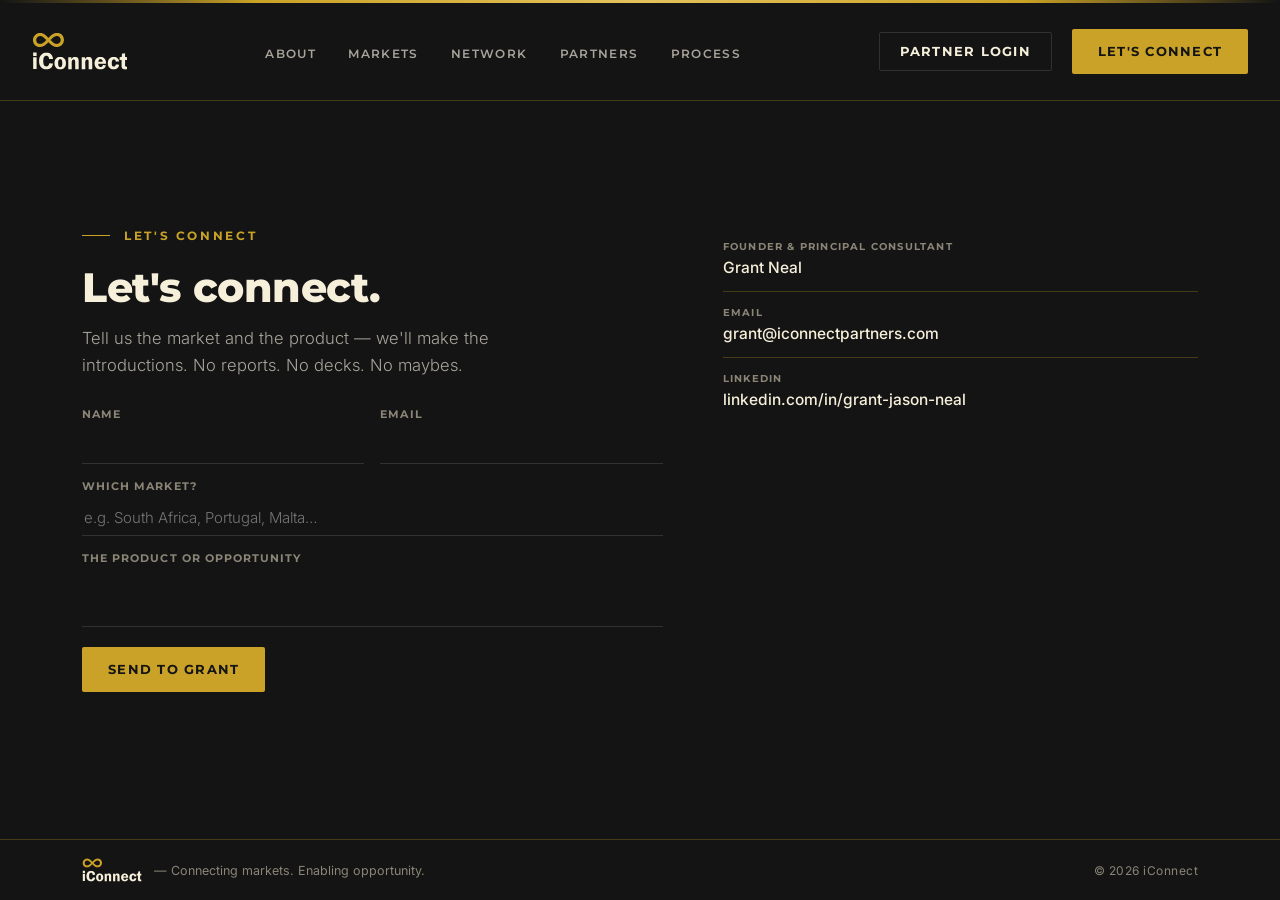
<file: contact.html>
<!DOCTYPE html>
<html lang="en">
<head>
<meta charset="UTF-8">
<meta name="viewport" content="width=device-width, initial-scale=1.0">
<title>Let's Connect — iConnect</title>
<meta name="description" content="Tell us the market. Tell us the product. We'll make the introductions. No reports. No decks. No maybes.">
<link rel="icon" href="favicon.svg">
<link rel="preconnect" href="https://fonts.googleapis.com">
<link rel="preconnect" href="https://fonts.gstatic.com" crossorigin>
<link href="https://fonts.googleapis.com/css2?family=Inter:wght@300;400;500;600&family=Montserrat:wght@600;700;800;900&display=swap" rel="stylesheet">
<link rel="stylesheet" href="styles.css?v=57">
</head>
<body class="bg-black">
<svg style="position:absolute;width:0;height:0;overflow:hidden;" aria-hidden="true"><symbol id="icon-logo-lockup" viewBox="0 0 306.0 122.8"><path class="logo-icon-fill" d="M 22.5,3.3 C 22.4,3.5 22.3,3.5 21,3.5 C 19.7,3.5 19.5,3.6 19.4,3.8 C 19.3,4 19.1,4.1 18.8,4.1 C 18.6,4.1 18.4,4.1 18.3,4.3 C 18.2,4.5 18,4.6 17.5,4.6 C 17,4.6 16.8,4.6 16.7,4.8 C 16.6,5 16.5,5.1 16.2,5.1 C 16,5.1 15.8,5.2 15.7,5.4 C 15.6,5.5 15.4,5.6 15.2,5.6 C 14.9,5.6 14.7,5.8 14.4,6.2 C 14.1,6.5 13.8,6.7 13.6,6.7 C 13.4,6.7 13.1,6.9 12.8,7.2 C 12.5,7.5 12.2,7.8 12,7.8 C 11.6,7.8 7.2,12.1 7.2,12.5 C 7.2,12.7 7,13 6.7,13.3 C 6.3,13.6 6.2,13.9 6.2,14.1 C 6.2,14.3 6.1,14.5 5.9,14.6 C 5.7,14.7 5.6,14.9 5.6,15.2 C 5.6,15.4 5.5,15.6 5.4,15.7 C 5.2,15.8 5.1,16 5.1,16.2 C 5.1,16.5 5,16.6 4.8,16.7 C 4.7,16.8 4.6,17 4.6,17.3 C 4.6,17.5 4.5,17.7 4.3,17.8 C 4.1,17.9 4.1,18.1 4.1,18.6 C 4.1,19.1 4,19.3 3.8,19.4 C 3.6,19.5 3.5,19.7 3.5,21 C 3.5,22.3 3.5,22.4 3.3,22.5 C 3,22.7 3,22.8 3,25.5 C 3,28.1 3,28.2 3.3,28.4 C 3.5,28.5 3.5,28.6 3.5,30.2 C 3.5,31.8 3.6,31.9 3.8,32.1 C 4,32.2 4.1,32.3 4.1,32.8 C 4.1,33.4 4.1,33.5 4.3,33.6 C 4.5,33.7 4.6,33.9 4.6,34.4 C 4.6,34.9 4.6,35.1 4.8,35.2 C 5,35.3 5.1,35.5 5.1,35.8 C 5.1,36 5.2,36.2 5.4,36.3 C 5.5,36.4 5.6,36.6 5.6,36.8 C 5.6,37.1 5.7,37.2 5.9,37.3 C 6.1,37.4 6.2,37.6 6.2,37.8 C 6.2,38.1 6.3,38.3 6.7,38.7 C 7,38.9 7.2,39.2 7.2,39.4 C 7.2,39.8 11.1,43.7 11.5,43.7 C 11.7,43.7 12,43.9 12.2,44.2 C 12.6,44.6 12.8,44.7 13.1,44.7 C 13.3,44.7 13.5,44.8 13.6,45 C 13.7,45.2 13.8,45.3 14.1,45.3 C 14.3,45.3 14.5,45.4 14.6,45.5 C 14.7,45.7 14.9,45.8 15.1,45.8 C 15.4,45.8 15.6,45.9 15.9,46.3 C 16.4,46.8 16.4,46.8 17.3,46.8 C 18,46.8 18.2,46.9 18.3,47.1 C 18.4,47.3 18.6,47.4 19.4,47.4 C 20.2,47.4 20.3,47.4 20.4,47.6 C 20.6,47.9 20.7,47.9 22.3,47.9 C 23.9,47.9 24,47.9 24.1,48.2 C 24.2,48.4 24.4,48.4 24.9,48.4 C 25.4,48.4 25.6,48.4 25.7,48.2 C 25.8,47.9 26,47.9 27.3,47.9 C 28.6,47.9 28.8,47.9 28.9,47.6 C 29,47.4 29.2,47.4 30.2,47.4 C 31.3,47.4 31.4,47.3 31.5,47.1 C 31.6,46.9 31.8,46.8 32.6,46.8 C 33.4,46.8 33.5,46.8 33.6,46.6 C 33.7,46.4 33.9,46.3 34.2,46.3 C 34.4,46.3 34.6,46.2 34.7,46.1 C 34.8,45.9 35,45.8 35.2,45.8 C 35.5,45.8 35.7,45.7 35.8,45.5 C 35.8,45.4 36,45.3 36.3,45.3 C 36.5,45.3 36.7,45.2 36.8,45 C 36.9,44.8 37.1,44.7 37.3,44.7 C 37.6,44.7 37.8,44.6 38.1,44.2 C 38.5,43.7 38.7,43.7 39.2,43.7 C 39.7,43.7 39.8,43.6 40.5,42.9 C 41,42.4 41.4,42.1 41.6,42.1 C 41.7,42.1 42.2,41.7 42.9,41 C 43.5,40.4 44,40 44.2,40 C 44.4,40 45.7,38.8 48.2,36.3 C 50.6,33.8 51.9,32.6 52.1,32.6 C 52.3,32.6 53.1,33.3 54.5,34.7 C 56.1,36.3 56.7,36.8 57,36.8 C 57.3,36.9 57.4,36.9 57.4,37.3 C 57.5,37.7 57.5,37.8 57.9,37.8 C 58.1,37.9 58.7,38.3 60.1,39.7 C 61.3,41 62,41.6 62.2,41.6 C 62.4,41.6 62.7,41.9 63.2,42.4 C 63.8,42.9 64.1,43.1 64.3,43.1 C 64.5,43.1 64.7,43.3 64.8,43.4 C 64.9,43.6 65.1,43.7 65.3,43.7 C 65.6,43.7 65.8,43.8 66.1,44.2 C 66.5,44.6 66.7,44.7 66.9,44.7 C 67.2,44.7 67.4,44.8 67.5,45 C 67.5,45.2 67.7,45.3 68,45.3 C 68.2,45.3 68.4,45.4 68.5,45.5 C 68.6,45.7 68.8,45.8 69,45.8 C 69.3,45.8 69.5,45.9 69.6,46.1 C 69.7,46.2 69.8,46.3 70.1,46.3 C 70.3,46.3 70.5,46.4 70.6,46.6 C 70.7,46.8 70.9,46.8 71.7,46.8 C 72.5,46.8 72.6,46.9 72.7,47.1 C 72.9,47.3 73,47.4 73.8,47.4 C 74.6,47.4 74.7,47.4 74.8,47.6 C 75,47.9 75.1,47.9 78.8,47.9 C 82.5,47.9 82.6,47.9 82.8,47.6 C 82.9,47.4 83,47.4 83.8,47.4 C 84.6,47.4 84.8,47.3 84.9,47.1 C 85,46.9 85.2,46.8 85.9,46.8 C 86.7,46.8 86.9,46.8 87,46.6 C 87.1,46.4 87.3,46.3 87.5,46.3 C 87.8,46.3 88,46.2 88.1,46.1 C 88.1,45.9 88.3,45.8 88.6,45.8 C 88.8,45.8 89,45.7 89.1,45.5 C 89.2,45.4 89.4,45.3 89.6,45.3 C 89.9,45.3 90.1,45.2 90.2,45 C 90.3,44.8 90.4,44.7 90.7,44.7 C 90.9,44.7 91.2,44.6 91.5,44.2 C 91.8,43.9 92.1,43.7 92.3,43.7 C 92.7,43.7 97.6,38.8 97.6,38.4 C 97.6,38.2 97.8,37.9 98.1,37.6 C 98.5,37.3 98.6,37 98.6,36.8 C 98.6,36.6 98.7,36.4 98.9,36.3 C 99.1,36.2 99.1,36 99.1,35.8 C 99.1,35.5 99.2,35.3 99.4,35.2 C 99.6,35.1 99.7,34.9 99.7,34.7 C 99.7,34.4 99.8,34.3 99.9,34.2 C 100.2,34.1 100.2,33.9 100.2,33.4 C 100.2,32.9 100.3,32.7 100.5,32.6 C 100.7,32.5 100.7,32.3 100.7,31.5 C 100.7,30.7 100.8,30.6 101,30.5 C 101.2,30.4 101.3,30.2 101.3,29.7 C 101.3,29.2 101.3,29 101.5,28.9 C 101.8,28.8 101.8,28.6 101.8,25.5 C 101.8,22.3 101.8,22.2 101.5,22 C 101.3,21.9 101.3,21.7 101.3,20.7 C 101.3,19.7 101.2,19.5 101,19.4 C 100.8,19.3 100.7,19.1 100.7,18.8 C 100.7,18.6 100.6,18.4 100.5,18.3 C 100.2,18.2 100.2,18 100.2,17.3 C 100.2,16.5 100.2,16.3 99.9,16.2 C 99.8,16.1 99.7,15.9 99.7,15.7 C 99.7,15.4 99.6,15.2 99.4,15.2 C 99.2,15.1 99.1,14.9 99.1,14.6 C 99.1,14.4 99.1,14.2 98.9,14.1 C 98.7,14 98.6,13.8 98.6,13.6 C 98.6,13.3 98.5,13.1 98.4,13 C 98.2,13 98.1,12.8 98.1,12.6 C 98.1,12.3 97.9,12 97.3,11.5 C 96.8,11 96.5,10.6 96.5,10.4 C 96.5,10 94.8,8.3 94.4,8.3 C 94.2,8.3 93.8,8 93.3,7.5 C 92.8,7 92.5,6.7 92.3,6.7 C 92.1,6.7 91.8,6.5 91.5,6.2 C 91.2,5.8 90.9,5.6 90.7,5.6 C 90.4,5.6 90.3,5.5 90.2,5.4 C 90.1,5.2 89.9,5.1 89.4,5.1 C 88.9,5.1 88.7,5.1 88.6,4.8 C 88.5,4.7 88.3,4.6 88.1,4.6 C 87.8,4.6 87.6,4.5 87.5,4.3 C 87.4,4.1 87.2,4.1 87,4.1 C 86.7,4.1 86.6,4 86.5,3.8 C 86.3,3.6 86.2,3.5 84.6,3.5 C 83,3.5 82.9,3.5 82.8,3.3 C 82.6,3 82.5,3 79.6,3 C 76.7,3 76.6,3 76.4,3.3 C 76.3,3.5 76.2,3.5 74.8,3.5 C 73.5,3.5 73.4,3.6 73.3,3.8 C 73.2,4 73,4.1 72.7,4.1 C 72.5,4.1 72.3,4.1 72.2,4.3 C 72.1,4.5 71.9,4.6 71.4,4.6 C 70.9,4.6 70.7,4.6 70.6,4.8 C 70.5,5.1 70.3,5.1 69.8,5.1 C 69.3,5.1 69.1,5.2 69,5.4 C 68.9,5.5 68.8,5.6 68.5,5.6 C 68.3,5.6 68,5.8 67.7,6.2 C 67.3,6.6 67.2,6.7 66.7,6.7 C 66.1,6.7 66,6.8 65.6,7.2 C 65.3,7.6 65,7.8 64.8,7.8 C 64.6,7.8 64.3,7.9 64,8.3 C 63.7,8.6 63.4,8.8 63.3,8.8 C 63,8.8 62.6,9.1 61.9,9.9 C 61.3,10.5 60.8,10.9 60.6,10.9 C 60.4,10.9 59.4,11.9 57.4,13.8 C 55.2,16 54.5,16.7 54.2,16.8 C 53.9,16.8 53.8,16.9 53.7,17.2 C 53.7,17.4 53.5,17.8 53.1,18.2 L 52.4,18.9 L 48.7,15.2 C 46.2,12.6 44.9,11.5 44.7,11.5 C 44.5,11.5 44,11 43.1,10.1 C 42.2,9.2 41.8,8.8 41.5,8.8 C 41.3,8.8 41.1,8.7 41,8.5 C 41,8.4 40.8,8.3 40.6,8.3 C 40.3,8.3 40,8.1 39.5,7.5 C 38.9,6.9 38.6,6.7 38.3,6.7 C 38.1,6.7 37.9,6.6 37.9,6.4 C 37.8,6.3 37.6,6.2 37.3,6.2 C 37.1,6.2 36.9,6.1 36.8,5.9 C 36.7,5.7 36.5,5.6 36.3,5.6 C 36,5.6 35.8,5.5 35.8,5.4 C 35.7,5.2 35.5,5.1 35.2,5.1 C 35,5.1 34.8,5 34.7,4.8 C 34.6,4.6 34.4,4.6 33.9,4.6 C 33.4,4.6 33.2,4.5 33.1,4.3 C 33,4.1 32.8,4.1 32.6,4.1 C 32.3,4.1 32.1,4 32.1,3.8 C 31.9,3.6 31.8,3.5 30.2,3.5 C 28.6,3.5 28.5,3.5 28.4,3.3 C 28.2,3 28.1,3 25.5,3 C 22.8,3 22.7,3 22.5,3.3 M 28.4,13.3 C 28.5,13.5 28.6,13.6 29.7,13.6 C 30.7,13.6 30.9,13.6 31,13.8 C 31.1,14 31.3,14.1 31.5,14.1 C 31.8,14.1 32,14.2 32.1,14.4 C 32.1,14.5 32.3,14.6 32.6,14.6 C 32.8,14.6 33,14.7 33.1,14.9 C 33.2,15 33.4,15.2 33.6,15.2 C 33.9,15.2 34.1,15.3 34.4,15.7 C 34.7,16 35,16.2 35.2,16.2 C 35.4,16.2 35.7,16.4 36,16.7 C 36.3,17.1 36.6,17.3 36.8,17.3 C 37,17.3 38,18.1 40.2,20.4 C 42.3,22.5 43.5,23.6 43.7,23.6 C 43.8,23.6 44.2,23.9 44.6,24.3 C 45.2,24.8 45.3,25 45.3,25.5 C 45.3,26 45.2,26.1 42,29.3 C 39.6,31.6 38.6,32.6 38.4,32.6 C 38.2,32.6 37.9,32.8 37.6,33.1 C 37.3,33.4 37,33.6 36.8,33.6 C 36.6,33.6 36.3,33.9 35.8,34.4 C 35.2,35 34.9,35.2 34.6,35.2 C 34.4,35.2 34.2,35.3 34.2,35.5 C 34.1,35.7 33.9,35.8 33.6,35.8 C 33.4,35.8 33.2,35.8 33.1,36 C 33,36.2 32.8,36.3 32.6,36.3 C 32.3,36.3 32.1,36.4 32.1,36.5 C 32,36.8 31.8,36.8 31.3,36.8 C 30.7,36.8 30.6,36.9 30.5,37.1 C 30.4,37.2 30.2,37.3 29.9,37.3 C 29.7,37.3 29.5,37.4 29.4,37.6 C 29.3,37.9 29.1,37.9 25.5,37.9 C 21.8,37.9 21.6,37.9 21.5,37.6 C 21.4,37.4 21.2,37.3 21,37.3 C 20.7,37.3 20.5,37.2 20.4,37.1 C 20.3,36.9 20.2,36.8 19.9,36.8 C 19.7,36.8 19.5,36.7 19.4,36.5 C 19.3,36.4 19.1,36.3 18.9,36.3 C 18.4,36.3 15.2,33 15.2,32.5 C 15.2,32.3 15,32.1 14.9,32.1 C 14.7,32 14.6,31.8 14.6,31.5 C 14.6,31.3 14.5,31.1 14.4,31 C 14.1,30.9 14.1,30.7 14.1,29.9 C 14.1,29.2 14.1,29 13.8,28.9 C 13.6,28.8 13.6,28.6 13.6,25.7 C 13.6,22.8 13.6,22.7 13.8,22.5 C 14.1,22.4 14.1,22.3 14.1,21.5 C 14.1,20.7 14.1,20.6 14.4,20.4 C 14.5,20.3 14.6,20.2 14.6,19.9 C 14.6,19.7 14.8,19.4 15.2,19.1 C 15.5,18.8 15.7,18.5 15.7,18.3 C 15.7,17.9 18.5,15.2 18.9,15.2 C 19.1,15.2 19.4,14.9 19.6,14.6 C 20.1,14.1 20.2,14.1 20.7,14.1 C 21.2,14.1 21.4,14 21.5,13.8 C 21.6,13.6 21.8,13.6 22.5,13.6 C 23.3,13.6 23.5,13.5 23.6,13.3 C 23.7,13.1 23.9,13 26,13 C 28.1,13 28.2,13.1 28.4,13.3 M 81.7,13.3 C 81.8,13.5 82,13.6 82.8,13.6 C 83.6,13.6 83.7,13.6 83.8,13.8 C 83.9,14 84.1,14.1 84.4,14.1 C 84.6,14.1 84.8,14.2 84.9,14.4 C 85,14.5 85.2,14.6 85.4,14.6 C 85.7,14.6 85.8,14.7 85.9,14.9 C 86,15 86.2,15.2 86.4,15.2 C 86.9,15.2 88.6,16.9 88.6,17.3 C 88.6,17.5 88.8,17.8 89.1,18.1 C 89.5,18.4 89.6,18.6 89.6,18.9 C 89.6,19.1 89.7,19.3 89.9,19.4 C 90.1,19.5 90.2,19.7 90.2,20.2 C 90.2,20.7 90.2,20.9 90.4,21 C 90.6,21.1 90.7,21.2 90.7,21.8 C 90.7,22.3 90.7,22.4 91,22.5 C 91.2,22.7 91.2,22.8 91.2,25.5 C 91.2,28.1 91.2,28.2 91,28.4 C 90.8,28.5 90.7,28.6 90.7,28.9 C 90.7,29.1 90.6,29.3 90.4,29.4 C 90.2,29.5 90.2,29.7 90.2,30.5 C 90.2,31.3 90.1,31.4 89.9,31.5 C 89.7,31.6 89.6,31.8 89.6,32 C 89.6,32.4 86.4,35.8 85.9,35.8 C 85.7,35.8 85.4,36 85.1,36.3 C 84.7,36.8 84.6,36.8 84.1,36.8 C 83.6,36.8 83.4,36.9 83.3,37.1 C 83.2,37.2 83,37.3 82.8,37.3 C 82.5,37.3 82.3,37.4 82.2,37.6 C 82.1,37.9 82,37.9 78.5,37.9 C 75.1,37.9 75,37.9 74.8,37.6 C 74.8,37.4 74.6,37.3 74.3,37.3 C 74.1,37.3 73.9,37.2 73.8,37.1 C 73.7,36.9 73.5,36.8 73,36.8 C 72.5,36.8 72.3,36.8 72.2,36.5 C 72.1,36.4 71.9,36.3 71.7,36.3 C 71.5,36.3 71.2,36.1 70.9,35.8 C 70.6,35.4 70.3,35.2 70.1,35.2 C 69.8,35.2 69.7,35.1 69.6,35 C 69.5,34.8 69.3,34.7 69.1,34.7 C 68.8,34.7 68.5,34.4 67.7,33.6 C 67.1,33 66.6,32.6 66.4,32.6 C 66.2,32.6 65,31.4 62.6,29 L 59,25.5 L 62.3,22.2 C 64.5,19.9 65.7,18.8 65.9,18.8 C 66.1,18.8 66.5,18.5 67.2,17.8 C 67.9,17 68.3,16.7 68.6,16.7 C 68.8,16.7 69,16.6 69,16.5 C 69.1,16.3 69.3,16.2 69.5,16.2 C 69.8,16.2 70,16 70.4,15.7 C 70.7,15.3 70.9,15.2 71.2,15.2 C 71.4,15.2 71.6,15 71.7,14.9 C 71.8,14.7 72,14.6 72.2,14.6 C 72.5,14.6 72.6,14.5 72.7,14.4 C 72.8,14.1 73,14.1 73.5,14.1 C 74,14.1 74.2,14 74.3,13.8 C 74.4,13.6 74.6,13.6 75.4,13.6 C 76.2,13.6 76.3,13.5 76.4,13.3 C 76.6,13.1 76.7,13 79.1,13 C 81.4,13 81.6,13.1 81.7,13.3"/><path d="M 3.6,65.5 C 3.6,65.6 3.5,68.1 3.6,71 L 3.6,76.4 L 9.1,76.4 L 14.6,76.4 L 14.6,70.9 L 14.6,65.4 L 9.1,65.4 C 4.8,65.3 3.6,65.4 3.6,65.5 M 41.6,66.1 C 41.4,66.4 41.3,66.4 40.2,66.4 C 39.2,66.4 39,66.4 38.9,66.7 C 38.8,66.9 38.6,66.9 38.1,66.9 C 37.6,66.9 37.4,67 37.3,67.2 C 37.2,67.4 37.1,67.5 36.8,67.5 C 36.6,67.5 36.4,67.5 36.3,67.7 C 36.2,67.9 36,68 35.8,68 C 35.5,68 35.3,68.1 35.2,68.2 C 35.1,68.4 34.9,68.5 34.7,68.5 C 34.4,68.5 34.3,68.6 34.2,68.8 C 34.1,68.9 33.9,69 33.7,69 C 33.4,69 33.1,69.3 32.6,69.8 C 32.1,70.3 31.7,70.6 31.5,70.6 C 31.2,70.6 28.4,73.4 28.4,73.8 C 28.4,74 28,74.4 27.6,74.8 C 27,75.4 26.8,75.7 26.8,76 C 26.8,76.2 26.7,76.4 26.5,76.4 C 26.3,76.5 26.2,76.7 26.2,77 C 26.2,77.2 26.2,77.4 26,77.5 C 25.8,77.6 25.7,77.8 25.7,78 C 25.7,78.3 25.6,78.5 25.5,78.5 C 25.3,78.6 25.2,78.8 25.2,79.1 C 25.2,79.3 25.1,79.5 24.9,79.6 C 24.8,79.7 24.7,79.9 24.7,80.1 C 24.7,80.4 24.6,80.6 24.4,80.7 C 24.2,80.8 24.1,80.9 24.1,81.5 C 24.1,82 24.1,82.1 23.9,82.2 C 23.6,82.4 23.6,82.5 23.6,83.3 C 23.6,84.1 23.6,84.2 23.3,84.4 C 23.1,84.5 23.1,84.6 23.1,85.7 C 23.1,86.7 23,86.9 22.8,87 C 22.6,87.1 22.5,87.3 22.5,92.5 C 22.5,97.8 22.6,98 22.8,98.1 C 23,98.2 23.1,98.4 23.1,99.7 C 23.1,101 23.1,101.1 23.3,101.3 C 23.6,101.4 23.6,101.5 23.6,102.3 C 23.6,103.1 23.6,103.3 23.9,103.4 C 24.1,103.5 24.1,103.7 24.1,104.2 C 24.1,104.7 24.2,104.9 24.4,105 C 24.6,105.1 24.7,105.2 24.7,105.5 C 24.7,105.7 24.8,105.9 24.9,106 C 25.1,106.1 25.2,106.3 25.2,106.5 C 25.2,106.8 25.3,107 25.5,107.1 C 25.6,107.2 25.7,107.3 25.7,107.6 C 25.7,107.9 25.8,108 26,108.1 C 26.1,108.2 26.2,108.4 26.2,108.6 C 26.2,108.9 26.4,109.1 26.8,109.4 C 27.1,109.7 27.3,110 27.3,110.2 C 27.3,110.4 27.6,110.8 28.1,111.3 C 28.6,111.8 28.9,112.2 28.9,112.4 C 28.9,112.7 29.6,113.4 29.9,113.4 C 30.1,113.4 30.6,113.8 31.3,114.5 C 32,115.2 32.4,115.5 32.6,115.5 C 32.8,115.5 33.1,115.7 33.4,116.1 C 33.7,116.4 33.9,116.6 34.2,116.6 C 34.4,116.6 34.6,116.7 34.7,116.8 C 34.8,117 35,117.1 35.2,117.1 C 35.5,117.1 35.7,117.2 35.8,117.4 C 35.8,117.5 36,117.6 36.3,117.6 C 36.5,117.6 36.7,117.7 36.8,117.9 C 36.9,118.1 37.1,118.2 37.6,118.2 C 38.1,118.2 38.3,118.2 38.4,118.4 C 38.5,118.7 38.7,118.7 39.5,118.7 C 40.2,118.7 40.4,118.7 40.5,119 C 40.6,119.2 40.8,119.2 45.5,119.2 C 50.3,119.2 50.4,119.2 50.5,119 C 50.7,118.7 50.8,118.7 51.6,118.7 C 52.4,118.7 52.5,118.7 52.7,118.4 C 52.8,118.2 52.9,118.2 53.5,118.2 C 54,118.2 54.1,118.1 54.2,117.9 C 54.3,117.7 54.5,117.6 54.8,117.6 C 55,117.6 55.2,117.5 55.3,117.4 C 55.4,117.2 55.6,117.1 56.1,117.1 C 56.6,117.1 56.7,117.1 57.1,116.6 C 57.5,116.2 57.7,116.1 57.9,116.1 C 58.2,116.1 58.4,115.9 58.7,115.5 C 59,115.2 59.3,115 59.5,115 C 59.9,115 62.2,112.7 62.2,112.3 C 62.2,112.2 62.5,111.8 63,111.3 C 63.5,110.8 63.8,110.4 63.8,110.2 C 63.8,110 63.9,109.8 64,109.7 C 64.2,109.6 64.3,109.4 64.3,109.2 C 64.3,108.9 64.4,108.7 64.5,108.7 C 64.7,108.6 64.8,108.4 64.8,108.1 C 64.8,107.9 64.9,107.7 65.1,107.6 C 65.3,107.5 65.3,107.3 65.3,106.8 C 65.3,106.3 65.4,106.1 65.6,106 C 65.8,105.9 65.9,105.7 65.9,105.2 C 65.9,104.7 65.9,104.5 66.1,104.4 C 66.4,104.3 66.4,104.2 66.4,103.1 C 66.4,102.1 66.4,101.9 66.7,101.8 C 66.9,101.7 66.9,101.5 66.9,101.2 C 66.9,100.8 66.8,100.8 66.2,100.8 C 65.6,100.7 65.4,100.7 65.3,100.5 C 65.2,100.2 65,100.2 60.8,100.2 C 56.6,100.2 56.5,100.2 56.4,99.9 C 56.2,99.7 56.1,99.7 55.8,99.7 C 55.4,99.7 55.4,99.8 55.3,100.2 C 55.3,100.4 55.2,100.7 55,100.7 C 54.8,100.8 54.8,101 54.8,101.5 C 54.8,102 54.7,102.2 54.5,102.3 C 54.3,102.4 54.2,102.6 54.2,103.1 C 54.2,103.6 54.2,103.8 54,103.9 C 53.8,104 53.7,104.2 53.7,104.4 C 53.7,104.7 53.6,104.9 53.5,105 C 53.3,105 53.2,105.2 53.2,105.4 C 53.2,105.9 50.4,108.7 50,108.7 C 49.8,108.7 49.6,108.8 49.5,108.9 C 49.4,109.1 49.2,109.2 48.7,109.2 C 48.2,109.2 48,109.2 47.9,109.4 C 47.8,109.7 47.6,109.7 45.8,109.7 C 44,109.7 43.8,109.7 43.7,109.4 C 43.6,109.2 43.4,109.2 42.9,109.2 C 42.4,109.2 42.2,109.1 42.1,108.9 C 42,108.7 41.8,108.7 41.6,108.7 C 41.3,108.7 41.1,108.6 41,108.4 C 41,108.2 40.8,108.1 40.6,108.1 C 40.1,108.1 38.9,106.9 38.9,106.5 C 38.9,106.3 38.7,106 38.4,105.8 C 38,105.4 37.9,105.2 37.9,104.9 C 37.9,104.7 37.8,104.5 37.6,104.4 C 37.4,104.3 37.3,104.2 37.3,103.6 C 37.3,103.1 37.3,103 37.1,102.8 C 36.8,102.7 36.8,102.6 36.8,101.8 C 36.8,101 36.8,100.9 36.5,100.7 C 36.3,100.6 36.3,100.5 36.3,98.9 C 36.3,97.3 36.3,97.2 36,97 C 35.8,96.9 35.8,96.8 35.8,93.1 C 35.8,89.4 35.8,89.2 36,89.1 C 36.3,89 36.3,88.8 36.3,87 C 36.3,85.2 36.3,85 36.5,84.9 C 36.8,84.8 36.8,84.6 36.8,83.8 C 36.8,83 36.8,82.9 37.1,82.8 C 37.2,82.7 37.3,82.5 37.3,82.2 C 37.3,82 37.4,81.8 37.6,81.7 C 37.8,81.6 37.9,81.4 37.9,80.9 C 37.9,80.4 37.9,80.3 38.4,79.9 C 38.7,79.6 38.9,79.3 38.9,79.1 C 38.9,78.7 40.7,77 41.1,77 C 41.3,77 41.5,76.9 41.6,76.7 C 41.7,76.5 41.8,76.4 42.1,76.4 C 42.3,76.4 42.5,76.3 42.6,76.2 C 42.8,75.9 42.9,75.9 45.8,75.9 C 48.7,75.9 48.8,75.9 49,76.2 C 49,76.3 49.2,76.4 49.4,76.4 C 49.9,76.4 52.7,79.2 52.7,79.7 C 52.7,79.9 52.8,80.1 52.9,80.1 C 53.1,80.2 53.2,80.4 53.2,80.9 C 53.2,81.4 53.2,81.6 53.5,81.7 C 53.7,81.8 53.7,82 53.7,82.8 C 53.7,83.6 53.8,83.7 54,83.8 C 54.2,83.9 54.2,84.1 54.3,85.2 L 54.3,86.4 L 58.2,86.4 C 61.9,86.5 62,86.5 62.2,86.2 C 62.3,86 62.5,85.9 64.6,85.9 L 66.9,85.9 L 66.9,85.2 C 66.9,84.6 66.9,84.5 66.7,84.4 C 66.4,84.2 66.4,84.1 66.4,83 C 66.4,82 66.4,81.8 66.1,81.7 C 65.9,81.6 65.9,81.4 65.9,80.7 C 65.9,79.9 65.8,79.7 65.6,79.6 C 65.4,79.5 65.3,79.3 65.3,78.8 C 65.3,78.3 65.3,78.1 65.1,78 C 64.9,77.9 64.8,77.7 64.8,77.5 C 64.8,77.2 64.7,77.1 64.5,77 C 64.4,76.9 64.3,76.7 64.3,76.4 C 64.3,76.2 64.2,76 64,75.9 C 63.8,75.8 63.8,75.6 63.8,75.4 C 63.8,75.1 63.7,74.9 63.5,74.8 C 63.3,74.8 63.2,74.6 63.2,74.4 C 63.2,74.1 63,73.8 62.4,73.3 C 61.9,72.8 61.6,72.4 61.6,72.2 C 61.6,71.8 59.9,70.1 59.5,70.1 C 59.3,70.1 59,69.9 58.7,69.6 C 58.4,69.2 58.2,69 57.9,69 C 57.7,69 57.5,68.9 57.1,68.5 C 56.8,68.1 56.6,68 56.3,68 C 56.1,68 55.9,67.9 55.8,67.7 C 55.7,67.5 55.6,67.5 55,67.5 C 54.5,67.5 54.3,67.4 54.2,67.2 C 54.1,67 54,66.9 53.5,66.9 C 52.9,66.9 52.8,66.9 52.7,66.7 C 52.5,66.4 52.4,66.4 51.1,66.4 C 49.8,66.4 49.6,66.4 49.5,66.1 C 49.4,65.9 49.2,65.9 45.5,65.9 C 41.8,65.9 41.7,65.9 41.6,66.1 M 294.6,68.2 C 294.5,68.5 294.4,68.5 291.4,68.5 C 288.6,68.5 288.4,68.5 288.3,68.8 C 288.2,68.9 288,69 287.8,69 C 287.6,69 287.3,69.2 287.1,69.4 L 286.7,69.8 L 286.7,73.1 C 286.7,76.1 286.7,76.3 286.4,76.4 C 286.2,76.6 286.2,76.7 286.1,78.3 L 286.1,80.1 L 282.7,80.1 L 279.4,80.2 L 279.4,84.6 L 279.4,89 L 282.5,89.1 L 285.6,89.2 L 285.6,100.4 C 285.6,111.5 285.6,111.7 285.9,111.8 C 286.1,111.9 286.2,112.1 286.2,112.6 C 286.2,113.1 286.2,113.3 286.4,113.4 C 286.6,113.5 286.7,113.7 286.7,114.2 C 286.7,114.7 286.7,114.9 287.2,115.3 C 287.5,115.6 287.7,115.8 287.7,116 C 287.7,116.4 288.4,117.1 288.8,117.1 C 289,117.1 289.3,117.3 289.6,117.6 C 290,118.1 290.1,118.2 290.7,118.2 C 291.2,118.2 291.3,118.2 291.4,118.4 C 291.5,118.6 291.7,118.7 292.2,118.7 C 292.8,118.7 292.9,118.7 293,119 C 293.2,119.2 293.3,119.2 295.1,119.2 C 297,119.2 297.1,119.2 297.3,119.5 C 297.5,119.9 298.6,119.9 298.8,119.5 C 299,119.2 299.1,119.2 301,119.2 L 303,119.2 L 303,115 L 303,110.8 L 301.8,110.8 C 300.7,110.8 300.5,110.7 300.4,110.5 C 300.3,110.3 300.1,110.2 299.4,110.2 C 298.6,110.2 298.6,110.2 297.9,109.6 C 297.5,109.1 297.3,108.8 297.3,108.6 C 297.3,108.4 297.1,108.2 297,108.1 C 296.7,108 296.7,107.9 296.8,98.6 L 296.8,89.2 L 299.9,89.1 L 303,89 L 303,84.6 L 303,80.2 L 299.9,80.1 L 296.8,80.1 L 296.7,74.1 L 296.7,68 L 295.7,68 C 294.9,68 294.7,68 294.6,68.2 M 84.9,79.9 C 84.8,80.1 84.6,80.1 84.1,80.1 C 83.6,80.1 83.4,80.2 83.3,80.4 C 83.2,80.6 83,80.7 82.5,80.7 C 82,80.7 81.8,80.7 81.7,80.9 C 81.6,81.1 81.4,81.2 81.2,81.2 C 81,81.2 80.7,81.3 80.4,81.7 C 80.1,82 79.8,82.2 79.6,82.2 C 79.2,82.2 74.8,86.6 74.8,87.1 C 74.8,87.2 74.7,87.4 74.6,87.5 C 74.4,87.6 74.3,87.8 74.3,88 C 74.3,88.3 74.2,88.5 73.8,88.8 C 73.3,89.3 73.3,89.4 73.3,89.9 C 73.3,90.4 73.2,90.6 73,90.7 C 72.8,90.8 72.7,91 72.7,91.5 C 72.7,92 72.7,92.2 72.5,92.3 C 72.2,92.4 72.2,92.6 72.2,93.3 C 72.2,94.1 72.2,94.3 71.9,94.4 C 71.7,94.5 71.7,94.7 71.7,99.1 C 71.7,103.6 71.7,103.8 71.9,103.9 C 72.2,104 72.2,104.2 72.2,105.2 C 72.2,106.3 72.2,106.4 72.5,106.5 C 72.7,106.6 72.7,106.8 72.7,107.3 C 72.7,107.9 72.8,108 73,108.1 C 73.2,108.2 73.3,108.4 73.3,108.7 C 73.3,108.9 73.4,109.1 73.5,109.2 C 73.7,109.3 73.8,109.5 73.8,109.7 C 73.8,110 73.9,110.1 74.1,110.2 C 74.2,110.3 74.3,110.5 74.3,110.8 C 74.3,111 74.4,111.2 74.6,111.3 C 74.7,111.4 74.8,111.6 74.8,111.8 C 74.8,112.2 79.7,117.1 80.2,117.1 C 80.4,117.1 80.6,117.2 80.7,117.4 C 80.8,117.5 80.9,117.6 81.2,117.6 C 81.4,117.6 81.6,117.7 81.7,117.9 C 81.8,118.1 82,118.2 82.5,118.2 C 83,118.2 83.2,118.2 83.3,118.4 C 83.4,118.6 83.6,118.7 84.1,118.7 C 84.6,118.7 84.8,118.7 84.9,119 C 85,119.2 85.2,119.2 89.6,119.2 C 94.1,119.2 94.3,119.2 94.4,119 C 94.5,118.7 94.7,118.7 95.2,118.7 C 95.7,118.7 95.9,118.6 96,118.4 C 96.1,118.2 96.3,118.2 96.8,118.2 C 97.3,118.2 97.5,118.1 97.6,117.9 C 97.7,117.7 97.8,117.6 98.1,117.6 C 98.3,117.6 98.5,117.5 98.6,117.4 C 98.7,117.2 98.9,117.1 99.1,117.1 C 99.4,117.1 99.6,117 99.9,116.6 C 100.2,116.3 100.5,116.1 100.7,116.1 C 101.1,116.1 103.9,113.3 103.9,112.9 C 103.9,112.7 104.2,112.3 104.7,111.8 C 105.3,111.3 105.5,111 105.5,110.7 C 105.5,110.5 105.6,110.3 105.8,110.2 C 105.9,110.1 106,110 106,109.7 C 106,109.5 106.1,109.3 106.3,109.2 C 106.5,109.1 106.5,108.9 106.5,108.7 C 106.5,108.4 106.6,108.2 106.8,108.1 C 107,108 107.1,107.9 107.1,107.3 C 107.1,106.8 107.1,106.6 107.3,106.5 C 107.6,106.4 107.6,106.3 107.6,105.5 C 107.6,104.7 107.6,104.5 107.9,104.4 C 108.1,104.3 108.1,104.2 108.1,99.7 C 108.1,95.2 108.1,95.1 107.9,94.9 C 107.6,94.8 107.6,94.6 107.6,93.9 C 107.6,93.1 107.6,92.9 107.3,92.8 C 107.1,92.7 107.1,92.5 107.1,92 C 107.1,91.5 107,91.3 106.8,91.2 C 106.6,91.1 106.5,90.9 106.5,90.4 C 106.5,89.9 106.5,89.7 106.3,89.6 C 106.1,89.5 106,89.4 106,89.1 C 106,88.9 105.9,88.7 105.8,88.6 C 105.6,88.5 105.5,88.3 105.5,88.1 C 105.5,87.8 105.3,87.6 105,87.3 C 104.6,87 104.4,86.7 104.4,86.5 C 104.4,86.1 101.1,82.8 100.7,82.8 C 100.5,82.8 100.2,82.6 99.9,82.2 C 99.6,81.9 99.4,81.7 99.1,81.7 C 98.9,81.7 98.7,81.6 98.6,81.5 C 98.5,81.3 98.3,81.2 98.1,81.2 C 97.8,81.2 97.7,81.1 97.6,80.9 C 97.5,80.7 97.3,80.7 96.8,80.7 C 96.3,80.7 96.1,80.6 96,80.4 C 95.9,80.2 95.7,80.1 95.2,80.1 C 94.7,80.1 94.5,80.1 94.4,79.9 C 94.3,79.6 94.1,79.6 89.6,79.6 C 85.2,79.6 85,79.6 84.9,79.9 M 90.7,86.7 C 90.8,86.9 91,87 91.5,87 C 92,87 92.2,87.1 92.3,87.3 C 92.4,87.4 92.6,87.5 92.8,87.5 C 93.2,87.5 94.9,89.2 94.9,89.7 C 94.9,89.9 95,90.1 95.2,90.2 C 95.4,90.3 95.4,90.4 95.4,91 C 95.4,91.5 95.5,91.6 95.7,91.8 C 96,91.9 96,92 96,93.3 C 96,94.6 96,94.8 96.2,94.9 C 96.5,95.1 96.5,95.2 96.5,99.7 C 96.5,104.2 96.5,104.3 96.2,104.4 C 96,104.5 96,104.7 96,105.8 C 96,106.8 96,107 95.7,107.1 C 95.5,107.2 95.4,107.3 95.4,107.8 C 95.4,108.4 95.4,108.5 94.9,108.9 C 94.6,109.2 94.4,109.5 94.4,109.7 C 94.4,110.1 93.2,111.3 92.8,111.3 C 92.6,111.3 92.4,111.4 92.3,111.6 C 92.2,111.8 92,111.8 91.5,111.8 C 91,111.8 90.8,111.9 90.7,112.1 C 90.6,112.3 90.4,112.4 89.6,112.4 C 88.9,112.4 88.7,112.3 88.6,112.1 C 88.5,111.9 88.3,111.8 87.8,111.8 C 87.3,111.8 87.2,111.8 86.1,110.6 C 85.2,109.8 84.9,109.4 84.9,109.1 C 84.9,108.9 84.8,108.7 84.6,108.7 C 84.4,108.6 84.4,108.4 84.4,107.9 C 84.4,107.3 84.3,107.2 84.1,107.1 C 83.9,106.9 83.8,106.8 83.8,105.5 C 83.8,104.2 83.8,104 83.6,103.9 C 83.3,103.8 83.3,103.6 83.3,99.1 C 83.3,94.7 83.3,94.5 83.6,94.4 C 83.8,94.3 83.8,94.1 83.8,93.1 C 83.8,92 83.9,91.9 84.1,91.8 C 84.3,91.6 84.4,91.5 84.4,91 C 84.4,90.4 84.4,90.3 84.6,90.2 C 84.8,90.1 84.9,89.9 84.9,89.7 C 84.9,89.5 85.2,89 86.1,88.2 L 87.2,87 L 88.1,87 C 88.8,87 89,87 89.1,86.7 C 89.2,86.5 89.4,86.5 89.9,86.5 C 90.4,86.5 90.6,86.5 90.7,86.7 M 133.5,79.9 C 133.4,80.1 133.2,80.1 132.7,80.1 C 132.2,80.1 132,80.2 131.9,80.4 C 131.8,80.6 131.6,80.7 131.4,80.7 C 131.1,80.7 130.9,80.8 130.8,80.9 C 130.8,81.1 130.6,81.2 130.4,81.2 C 129.9,81.2 128.2,82.9 128.2,83.3 C 128.2,83.5 127.9,83.9 127.4,84.3 C 126.9,84.9 126.6,85.2 126.6,85.5 C 126.6,85.8 126.5,85.9 126.1,85.9 L 125.6,85.9 L 125.6,83 L 125.5,80.2 L 120.5,80.2 L 115.6,80.2 L 115.6,99.4 L 115.6,118.6 L 121.1,118.6 L 126.6,118.6 L 126.6,106.1 C 126.6,93.6 126.6,93.5 126.9,93.3 C 127.1,93.2 127.1,93.1 127.1,92.5 C 127.1,92 127.2,91.9 127.4,91.8 C 127.6,91.7 127.7,91.5 127.7,91.2 C 127.7,91 127.8,90.8 127.9,90.7 C 128.1,90.6 128.2,90.4 128.2,90.2 C 128.2,89.8 128.9,89.1 129.3,89.1 C 129.5,89.1 129.7,89 129.8,88.8 C 129.9,88.7 130.1,88.6 130.3,88.6 C 130.6,88.6 130.8,88.5 130.8,88.3 C 131,88.1 131.1,88.1 132.4,88.1 C 133.7,88.1 133.9,88.1 134,88.3 C 134.1,88.5 134.3,88.6 134.5,88.6 C 134.8,88.6 135,88.7 135.1,88.8 C 135.2,89 135.4,89.1 135.6,89.1 C 136,89.2 136.1,89.2 136.1,89.6 C 136.1,89.8 136.3,90.1 136.7,90.4 L 137.2,90.9 L 137.2,92.1 C 137.2,93.1 137.2,93.2 137.4,93.3 C 137.7,93.5 137.7,93.6 137.7,106.1 L 137.8,118.6 L 143.3,118.6 L 148.7,118.6 L 148.8,104.5 C 148.8,90.4 148.8,90.3 148.5,90.2 C 148.3,90 148.3,89.9 148.3,88.6 C 148.3,87.3 148.3,87.1 148,87 C 147.8,86.9 147.8,86.7 147.8,86.2 C 147.8,85.7 147.7,85.5 147.5,85.4 C 147.3,85.3 147.2,85.1 147.2,84.9 C 147.2,84.6 147.1,84.4 147,84.4 C 146.8,84.3 146.7,84.1 146.7,83.9 C 146.7,83.4 145,81.7 144.6,81.7 C 144.4,81.7 144.1,81.5 143.8,81.2 C 143.4,80.7 143.3,80.7 142.7,80.7 C 142.2,80.7 142,80.6 141.9,80.4 C 141.8,80.2 141.7,80.1 141.1,80.1 C 140.6,80.1 140.5,80.1 140.4,79.9 C 140.2,79.6 140.1,79.6 136.9,79.6 C 133.8,79.6 133.6,79.6 133.5,79.9 M 176.3,79.9 C 176.2,80 176,80.1 175.7,80.1 C 175.5,80.1 175.3,80.2 175.2,80.4 C 175.1,80.6 174.9,80.7 174.7,80.7 C 174.4,80.7 174.3,80.8 174.2,80.9 C 174.1,81.1 173.9,81.2 173.7,81.2 C 173.3,81.2 171,83.4 171,83.9 C 171,84 170.8,84.3 170.5,84.6 C 170.1,84.9 169.9,85.2 169.9,85.4 C 169.9,85.7 169.3,86.5 169.1,86.5 C 168.9,86.5 168.9,85.7 168.9,83.3 L 168.8,80.2 L 163.6,80.2 L 158.4,80.2 L 158.4,99.4 L 158.4,118.6 L 164.1,118.6 L 169.9,118.6 L 169.9,105.8 C 169.9,93.1 169.9,93 170.2,92.8 C 170.4,92.7 170.5,92.5 170.5,92 C 170.5,91.5 170.5,91.4 171,91 C 171.3,90.7 171.5,90.4 171.5,90.2 C 171.5,89.8 172.2,89.1 172.6,89.1 C 172.8,89.1 173,89 173.1,88.8 C 173.2,88.7 173.4,88.6 173.6,88.6 C 173.9,88.6 174.1,88.5 174.2,88.3 C 174.3,88.1 174.4,88.1 175.7,88.1 C 177.1,88.1 177.2,88.1 177.3,88.3 C 177.4,88.5 177.6,88.6 177.8,88.6 C 178,88.6 178.4,88.9 179.1,89.5 C 179.7,90.2 180,90.5 180,90.7 C 180,90.9 180.1,91.1 180.2,91.2 C 180.5,91.4 180.5,91.5 180.5,105 L 180.6,118.6 L 186.3,118.6 L 192.1,118.6 L 192.1,106.1 C 192.1,93.6 192.1,93.5 191.9,93.3 C 191.6,93.2 191.6,93.1 191.6,90.7 C 191.6,88.3 191.6,88.2 191.3,88.1 C 191.1,87.9 191.1,87.8 191.1,87 C 191.1,86.2 191,86.1 190.8,85.9 C 190.6,85.8 190.5,85.7 190.5,85.4 C 190.5,85.2 190.4,85 190.3,84.9 C 190.1,84.8 190,84.6 190,84.4 C 190,84.1 189.9,83.9 189.7,83.8 C 189.6,83.7 189.5,83.6 189.5,83.4 C 189.5,82.9 188.8,82.2 188.4,82.2 C 188.2,82.2 187.9,82 187.6,81.7 C 187.3,81.3 187.1,81.2 186.8,81.2 C 186.6,81.2 186.4,81.1 186.3,80.9 C 186.2,80.8 186,80.7 185.8,80.7 C 185.5,80.7 185.4,80.6 185.3,80.4 C 185.2,80.2 185,80.1 184.5,80.1 C 184,80.1 183.8,80.1 183.7,79.9 C 183.5,79.6 183.4,79.6 180,79.6 C 176.6,79.6 176.4,79.6 176.3,79.9 M 213.8,79.9 C 213.7,80.1 213.5,80.1 212.7,80.1 C 212,80.1 211.8,80.2 211.7,80.4 C 211.6,80.6 211.4,80.7 211.1,80.7 C 210.9,80.7 210.7,80.8 210.6,80.9 C 210.5,81.1 210.3,81.2 210.1,81.2 C 209.8,81.2 209.7,81.3 209.6,81.5 C 209.5,81.6 209.3,81.7 209,81.7 C 208.8,81.7 208.6,81.8 208.5,82 C 208.4,82.1 208.2,82.2 208,82.2 C 207.6,82.2 203.2,86.6 203.2,87 C 203.2,87.2 203,87.5 202.7,87.8 C 202.3,88.1 202.2,88.4 202.2,88.6 C 202.2,88.8 202.1,89 201.9,89.1 C 201.7,89.2 201.6,89.4 201.6,89.6 C 201.6,89.9 201.5,90.1 201.4,90.2 C 201.2,90.3 201.1,90.4 201.1,91 C 201.1,91.5 201.1,91.6 200.8,91.8 C 200.6,91.9 200.6,92 200.6,92.5 C 200.6,93.1 200.5,93.2 200.3,93.3 C 200.1,93.5 200.1,93.6 200.1,94.7 C 200.1,95.7 200,95.9 199.8,96 C 199.5,96.1 199.5,96.3 199.5,99.9 C 199.5,103.6 199.5,103.8 199.8,103.9 C 200,104 200.1,104.2 200.1,105 C 200.1,105.7 200.1,105.9 200.3,106 C 200.5,106.1 200.6,106.3 200.6,106.8 C 200.6,107.3 200.6,107.5 200.8,107.6 C 201.1,107.7 201.1,107.9 201.1,108.4 C 201.1,108.9 201.2,109.1 201.4,109.2 C 201.5,109.3 201.6,109.5 201.6,109.7 C 201.6,109.9 201.8,110.2 202.2,110.5 C 202.5,110.8 202.7,111.1 202.7,111.3 C 202.7,111.5 202.9,111.8 203.2,112.1 C 203.5,112.4 203.7,112.7 203.7,112.9 C 203.7,113.3 206,115.5 206.4,115.5 C 206.6,115.5 207,115.8 207.4,116.3 C 208,116.9 208.3,117.1 208.6,117.1 C 208.8,117.1 209,117.2 209,117.4 C 209.1,117.5 209.3,117.6 209.6,117.6 C 209.8,117.6 210,117.7 210.1,117.9 C 210.2,118.1 210.4,118.2 210.9,118.2 C 211.4,118.2 211.6,118.2 211.7,118.4 C 211.8,118.6 212,118.7 212.5,118.7 C 213,118.7 213.2,118.7 213.3,119 C 213.4,119.2 213.5,119.2 218.3,119.2 C 223,119.2 223.2,119.2 223.3,119 C 223.4,118.7 223.6,118.7 224.1,118.7 C 224.6,118.7 224.8,118.6 224.9,118.4 C 225,118.2 225.2,118.2 225.7,118.2 C 226.2,118.2 226.4,118.1 226.5,117.9 C 226.6,117.7 226.7,117.6 227,117.6 C 227.2,117.6 227.4,117.5 227.5,117.4 C 227.6,117.2 227.8,117.1 228,117.1 C 228.2,117.1 228.6,116.9 229.1,116.3 C 229.6,115.8 230,115.5 230.1,115.5 C 230.5,115.5 231.7,114.3 231.7,113.9 C 231.7,113.8 232.1,113.4 232.5,112.9 C 233.1,112.3 233.3,112 233.3,111.8 C 233.3,111.6 233.4,111.4 233.6,111.3 C 233.8,111.2 233.9,111 233.9,110.8 C 233.9,110.5 234,110.3 234.1,110.2 C 234.3,110.1 234.4,110 234.4,109.7 C 234.4,109.5 234.5,109.3 234.7,109.2 C 234.8,109.1 234.9,108.9 234.9,108.7 C 234.9,108.4 235,108.2 235.2,108.1 C 235.4,108 235.4,107.9 235.4,107.6 C 235.4,107.3 235.5,107.2 235.7,107.1 C 235.9,107 236,106.8 235.9,106.5 L 235.9,106.1 L 232.8,106 C 229.9,106 229.8,106 229.6,105.8 C 229.5,105.5 229.4,105.5 227.8,105.5 C 226.2,105.5 226.2,105.5 225.8,105.9 C 225.5,106.2 225.4,106.4 225.4,106.9 C 225.4,107.3 225.3,107.5 225.1,107.6 C 225,107.7 224.9,107.9 224.9,108.1 C 224.9,108.5 222.6,110.8 222.2,110.8 C 222,110.8 221.8,110.9 221.7,111 C 221.6,111.3 221.4,111.3 220.7,111.3 C 219.9,111.3 219.7,111.3 219.6,111.6 C 219.5,111.8 219.3,111.8 218.8,111.8 C 218.3,111.8 218.1,111.8 218,111.6 C 217.9,111.3 217.7,111.3 217,111.3 C 216.2,111.3 216,111.3 215.9,111 C 215.8,110.9 215.6,110.8 215.4,110.8 C 215,110.8 212.2,108 212.2,107.5 C 212.2,107.3 212.1,107.2 211.9,107.1 C 211.7,107 211.7,106.8 211.7,105.8 C 211.7,104.7 211.6,104.5 211.4,104.4 C 211.2,104.3 211.1,104.2 211.1,103.2 C 211.1,102.1 211.2,102 211.5,101.6 L 211.9,101.3 L 223.9,101.2 L 235.9,101.2 L 235.9,98.1 C 236,95.2 236,95.1 235.7,94.9 C 235.5,94.8 235.4,94.6 235.4,93.9 C 235.4,93.1 235.4,92.9 235.2,92.8 C 235,92.7 234.9,92.5 234.9,91.8 C 234.9,91 234.9,90.8 234.7,90.7 C 234.5,90.6 234.4,90.4 234.4,90.2 C 234.4,89.9 234.3,89.7 234.1,89.6 C 234,89.5 233.9,89.4 233.9,89.1 C 233.9,88.9 233.8,88.7 233.6,88.6 C 233.4,88.5 233.3,88.3 233.3,88.1 C 233.3,87.8 233.2,87.6 233.1,87.5 C 232.9,87.4 232.8,87.2 232.8,87.1 C 232.8,86.6 228.5,82.2 228,82.2 C 227.8,82.2 227.6,82.1 227.5,82 C 227.4,81.8 227.2,81.7 227,81.7 C 226.7,81.7 226.6,81.6 226.5,81.5 C 226.4,81.3 226.2,81.2 225.9,81.2 C 225.7,81.2 225.5,81.1 225.4,80.9 C 225.3,80.8 225.1,80.7 224.9,80.7 C 224.6,80.7 224.4,80.6 224.4,80.4 C 224.2,80.2 224.1,80.1 223.3,80.1 C 222.5,80.1 222.4,80.1 222.2,79.9 C 222.1,79.6 222,79.6 218,79.6 C 214.1,79.6 213.9,79.6 213.8,79.9 M 219.6,86.7 C 219.7,87 219.9,87 220.6,87 L 221.5,87 L 222.6,88.2 C 223.5,89 223.8,89.5 223.8,89.7 C 223.8,89.9 223.9,90.1 224.1,90.2 C 224.3,90.3 224.4,90.4 224.4,90.7 C 224.4,90.9 224.4,91.1 224.6,91.2 C 224.9,91.3 224.9,91.5 224.9,92.5 C 224.9,93.6 224.9,93.7 225.2,93.9 L 225.5,94.1 L 225.1,94.5 L 224.6,94.9 L 218.2,94.9 L 211.7,94.9 L 211.7,93.4 C 211.7,92 211.7,91.9 211.9,91.8 C 212.1,91.7 212.2,91.5 212.2,91.2 C 212.2,91 212.3,90.8 212.5,90.7 C 212.6,90.6 212.7,90.4 212.7,90.2 C 212.7,89.9 212.8,89.7 213,89.6 C 213.2,89.6 213.3,89.4 213.3,89.2 C 213.3,88.7 213.9,88.1 214.3,88.1 C 214.5,88.1 214.8,87.9 215.1,87.5 C 215.6,87 215.6,87 216.5,87 C 217.2,87 217.4,87 217.5,86.7 C 217.6,86.5 217.8,86.5 218.5,86.5 C 219.3,86.5 219.5,86.5 219.6,86.7 M 256,79.9 C 255.9,80.1 255.8,80.1 255.3,80.1 C 254.7,80.1 254.6,80.2 254.5,80.4 C 254.4,80.6 254.2,80.7 253.7,80.7 C 253.2,80.7 253,80.7 252.9,80.9 C 252.8,81.1 252.6,81.2 252.4,81.2 C 252.1,81.2 251.9,81.3 251.8,81.5 C 251.7,81.6 251.5,81.7 251.3,81.7 C 251,81.7 250.9,81.8 250.8,82 C 250.7,82.1 250.5,82.2 250.3,82.2 C 250,82.2 249.7,82.5 249.2,83 C 248.7,83.5 248.3,83.8 248.1,83.8 C 248,83.8 247.6,84.1 247.2,84.5 C 246.8,84.9 246.5,85.3 246.5,85.4 C 246.5,85.6 246.2,86 245.7,86.5 C 245.2,87 245,87.3 245,87.6 C 245,87.8 244.8,88 244.7,88.1 C 244.5,88.1 244.4,88.3 244.4,88.6 C 244.4,88.8 244.3,89 244.2,89.1 C 244,89.2 243.9,89.4 243.9,89.6 C 243.9,89.9 243.8,90.1 243.6,90.2 C 243.5,90.3 243.4,90.4 243.4,90.7 C 243.4,90.9 243.3,91.1 243.1,91.2 C 242.9,91.3 242.8,91.5 242.8,92 C 242.8,92.5 242.8,92.7 242.6,92.8 C 242.3,92.9 242.3,93.1 242.3,94.1 C 242.3,95.2 242.3,95.3 242,95.4 C 241.8,95.6 241.8,95.7 241.8,99.7 C 241.8,103.6 241.8,103.8 242,103.9 C 242.3,104 242.3,104.2 242.3,105.2 C 242.3,106.3 242.3,106.4 242.6,106.5 C 242.8,106.6 242.8,106.8 242.8,107.3 C 242.8,107.9 242.9,108 243.1,108.1 C 243.3,108.2 243.4,108.4 243.4,108.7 C 243.4,108.9 243.5,109.1 243.6,109.2 C 243.8,109.3 243.9,109.5 243.9,109.7 C 243.9,110 244,110.1 244.2,110.2 C 244.3,110.3 244.4,110.5 244.4,110.8 C 244.4,111 244.5,111.2 244.7,111.3 C 244.8,111.4 245,111.6 245,111.8 C 245,112.2 249.3,116.6 249.8,116.6 C 250,116.6 250.2,116.7 250.2,116.8 C 250.3,117 250.5,117.1 250.8,117.1 C 251,117.1 251.2,117.2 251.3,117.4 C 251.4,117.5 251.6,117.6 251.8,117.6 C 252.1,117.6 252.3,117.7 252.4,117.9 C 252.4,118.1 252.6,118.2 252.9,118.2 C 253.1,118.2 253.3,118.3 253.4,118.4 C 253.5,118.7 253.7,118.7 254.5,118.7 C 255.2,118.7 255.4,118.7 255.5,119 C 255.7,119.2 255.8,119.2 260.3,119.2 C 264.8,119.2 264.9,119.2 265,119 C 265.1,118.7 265.3,118.7 265.8,118.7 C 266.3,118.7 266.5,118.6 266.6,118.4 C 266.7,118.2 266.9,118.2 267.4,118.2 C 267.9,118.2 268.1,118.1 268.2,117.9 C 268.3,117.7 268.5,117.6 268.7,117.6 C 269,117.6 269.2,117.5 269.3,117.4 C 269.3,117.2 269.5,117.1 269.8,117.1 C 270,117.1 270.2,117 270.6,116.6 C 270.9,116.3 271.2,116.1 271.3,116.1 C 271.7,116.1 274,113.8 274,113.4 C 274,113.2 274.3,112.8 274.8,112.4 C 275.4,111.8 275.6,111.5 275.6,111.2 C 275.6,111 275.7,110.8 275.9,110.8 C 276,110.7 276.1,110.5 276.1,110.2 C 276.1,110 276.2,109.8 276.4,109.7 C 276.6,109.6 276.7,109.4 276.7,108.9 C 276.7,108.4 276.7,108.2 276.9,108.1 C 277.1,108 277.2,107.9 277.2,107.1 C 277.2,106.3 277.2,106.1 277.5,106 C 277.7,105.9 277.7,105.8 277.7,105.2 L 277.6,104.5 L 276.4,104.5 C 275.4,104.4 275.2,104.4 275.1,104.2 C 274.9,103.9 274.8,103.9 271.1,103.9 L 267.2,104 L 267.2,104.4 C 267.1,104.7 267,104.9 266.9,105 C 266.7,105.1 266.6,105.2 266.6,105.8 C 266.6,106.3 266.6,106.4 266.4,106.5 C 266.2,106.6 266.1,106.8 266.1,107 C 266.1,107.3 265.9,107.5 265.6,107.9 C 265.2,108.2 265,108.5 265,108.7 C 265,109.1 264.9,109.1 264.6,109.2 C 264.3,109.2 264,109.4 263.7,109.7 L 263.2,110.2 L 261,110.2 C 259,110.2 258.8,110.2 258.7,110 C 258.6,109.8 258.4,109.7 258.2,109.7 C 257.9,109.7 257.7,109.6 257.6,109.4 C 257.6,109.3 257.4,109.2 257.2,109.2 C 256.7,109.2 256,108.5 256,108.1 C 256,107.9 255.9,107.7 255.8,107.6 C 255.6,107.5 255.5,107.3 255.5,107.1 C 255.5,106.8 255.4,106.6 255.3,106.5 C 255,106.4 255,106.3 255,105.8 C 255,105.2 254.9,105.1 254.7,105 C 254.5,104.8 254.5,104.7 254.5,99.4 C 254.5,94.1 254.5,94 254.7,93.9 C 254.9,93.8 255,93.6 255,93.1 C 255,92.6 255,92.4 255.3,92.3 C 255.5,92.2 255.5,92 255.5,91.5 C 255.5,91 255.6,90.9 257,89.5 L 258.4,88.1 L 259.3,88.1 C 260,88.1 260.2,88 260.3,87.8 C 260.4,87.6 260.6,87.5 261.1,87.5 C 261.6,87.5 261.8,87.6 261.9,87.8 C 262,88 262.1,88.1 262.9,88.1 L 263.7,88.1 L 264.9,89.2 C 265.8,90.1 266.1,90.5 266.1,90.7 C 266.1,90.9 266.2,91.1 266.4,91.2 C 266.6,91.3 266.6,91.5 266.6,92 C 266.6,92.5 266.7,92.7 266.9,92.8 C 267.1,92.9 267.1,93.1 267.2,93.9 L 267.2,94.9 L 268.2,94.9 C 269,94.9 269.1,94.9 269.3,94.7 C 269.4,94.4 269.5,94.4 273.5,94.4 L 277.6,94.3 L 277.7,93.6 C 277.7,93.1 277.7,92.9 277.5,92.8 C 277.2,92.7 277.2,92.5 277.2,91.8 C 277.2,91 277.1,90.8 276.9,90.7 C 276.7,90.6 276.7,90.4 276.7,89.9 C 276.7,89.4 276.6,89.2 276.4,89.1 C 276.2,89 276.1,88.8 276.1,88.6 C 276.1,88.3 276,88.1 275.9,88.1 C 275.7,88 275.6,87.8 275.6,87.5 C 275.6,87.3 275.5,87.1 275.3,87 C 275.2,86.9 275.1,86.7 275.1,86.5 C 275.1,86.1 271.8,82.8 271.3,82.8 C 271.2,82.8 270.9,82.6 270.6,82.2 C 270.2,81.9 270,81.7 269.8,81.7 C 269.5,81.7 269.3,81.6 269.3,81.5 C 269.2,81.3 269,81.2 268.7,81.2 C 268.5,81.2 268.3,81.1 268.2,80.9 C 268.1,80.8 267.9,80.7 267.7,80.7 C 267.4,80.7 267.2,80.6 267.1,80.4 C 267,80.2 266.9,80.1 266.1,80.1 C 265.3,80.1 265.1,80.1 265,79.9 C 264.9,79.6 264.8,79.6 260.5,79.6 C 256.3,79.6 256.2,79.6 256,79.9 M 3.6,80.3 C 3.6,80.4 3.5,88.9 3.6,99.3 L 3.6,118.1 L 9.1,118.1 L 14.6,118.1 L 14.6,99.1 L 14.6,80.2 L 9.1,80.2 C 4.8,80.1 3.6,80.2 3.6,80.3" fill="currentColor"/></symbol></svg>
<div class="page-shell">

<nav class="nav">
  <a href="index.html" class="brand" aria-label="iConnect — home">
    <svg class="brand-logo"><use href="#icon-logo-lockup"/></svg>
  </a>
  <ul class="nav-links" id="navLinks">
    <li><a href="about.html">About</a></li>
    <li><a href="markets.html">Markets</a></li>
    <li><a href="network.html">Network</a></li>
    <li><a href="partners.html">Partners</a></li>
    <li><a href="process.html">Process</a></li>
    <li class="nav-mobile-only"><a href="contact.html" class="btn btn-gold">Let's Connect</a></li>
    <li class="nav-mobile-only"><a href="portal-login.html" class="btn btn-outline">Partner Login</a></li>
  </ul>
  <div class="nav-cta">
    <a href="portal-login.html" class="btn btn-outline nav-login">Partner Login</a>
    <a href="contact.html" class="btn btn-gold">Let's Connect</a>
    <div class="nav-toggle" id="navToggle"><span></span><span></span><span></span></div>
  </div>
</nav>

<main class="page-main">
  <div class="container contact-grid">
    <div class="reveal">
      <p class="eyebrow">Let's Connect</p>
      <h2 class="h-section" style="margin-bottom:14px;">Let's connect.</h2>
      <p class="lede" style="margin-bottom:30px;max-width:460px;">Tell us the market and the product — we'll make the introductions. No reports. No decks. No maybes.</p>

      <form class="form-grid" id="contactForm" action="https://formspree.io/f/xdenlpno" method="POST">
        <div class="form-row">
          <div class="field"><label for="fName">Name</label><input type="text" id="fName" name="name" required></div>
          <div class="field"><label for="fEmail">Email</label><input type="email" id="fEmail" name="email" required></div>
        </div>
        <div class="field"><label for="fMarket">Which market?</label><input type="text" id="fMarket" name="market" placeholder="e.g. South Africa, Portugal, Malta…" required></div>
        <div class="field"><label for="fMsg">The product or opportunity</label><textarea id="fMsg" name="message" required></textarea></div>
        <input type="hidden" name="_subject" value="New iConnect enquiry">
        <div>
          <button type="submit" class="btn btn-gold" id="formSubmitBtn">Send To Grant</button>
          <p class="form-msg" id="formMsg"></p>
        </div>
      </form>
    </div>

    <div class="reveal reveal-delay-2 contact-mini">
      <div class="row"><div class="k">Founder &amp; Principal Consultant</div><div class="v">Grant Neal</div></div>
      <div class="row"><div class="k">Email</div><div class="v"><a href="mailto:grant@iconnectpartners.com">grant@iconnectpartners.com</a></div></div>
      <div class="row"><div class="k">LinkedIn</div><div class="v"><a href="https://www.linkedin.com/in/grant-jason-neal-07889126/" target="_blank" rel="noopener">linkedin.com/in/grant-jason-neal</a></div></div>
    </div>
  </div>
</main>

<footer class="page-footer">
  <div class="container footer-row">
    <div class="footer-brand-mini">
      <svg class="footer-logo" aria-label="iConnect"><use href="#icon-logo-lockup"/></svg>
      <span>— Connecting markets. Enabling opportunity.</span>
    </div>
    <div class="footer-meta">© 2026 iConnect</div>
  </div>
</footer>

</div>
<script src="script.js?v=25"></script>
</body>
</html>
</file>
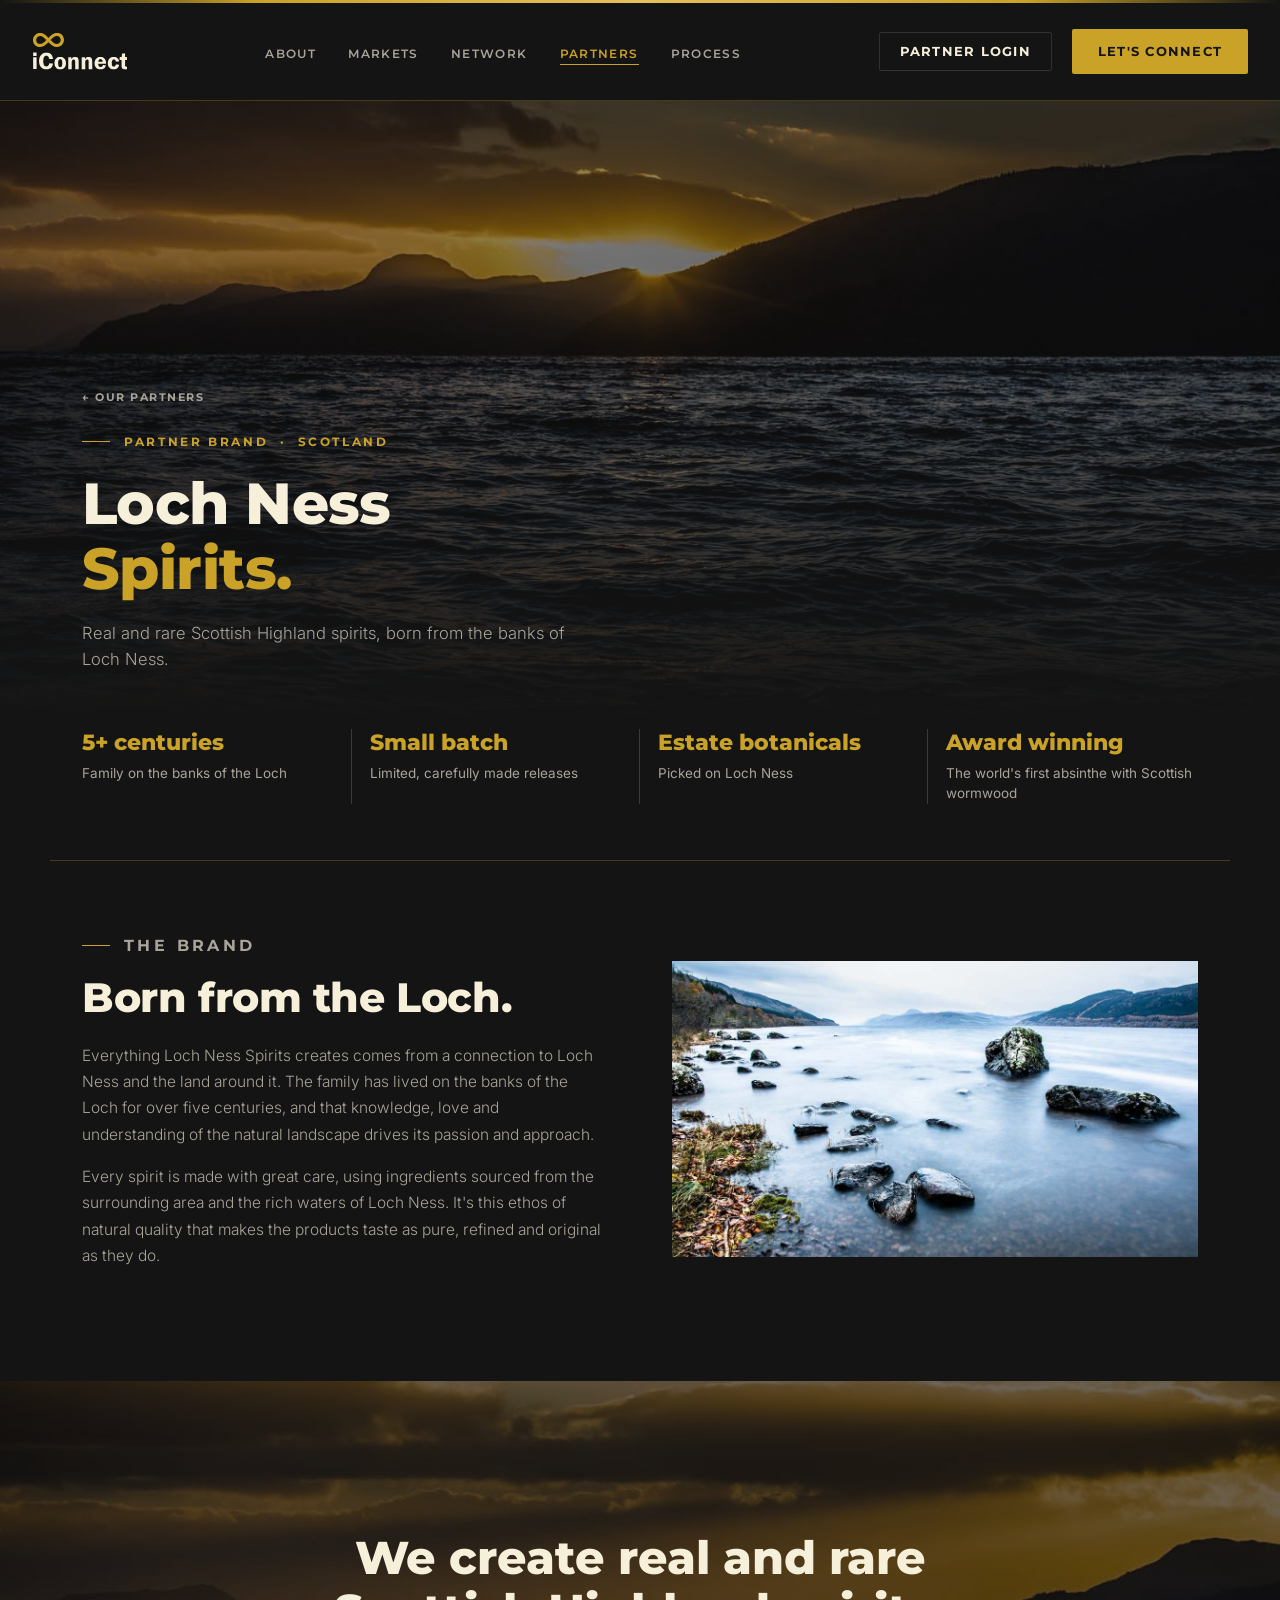
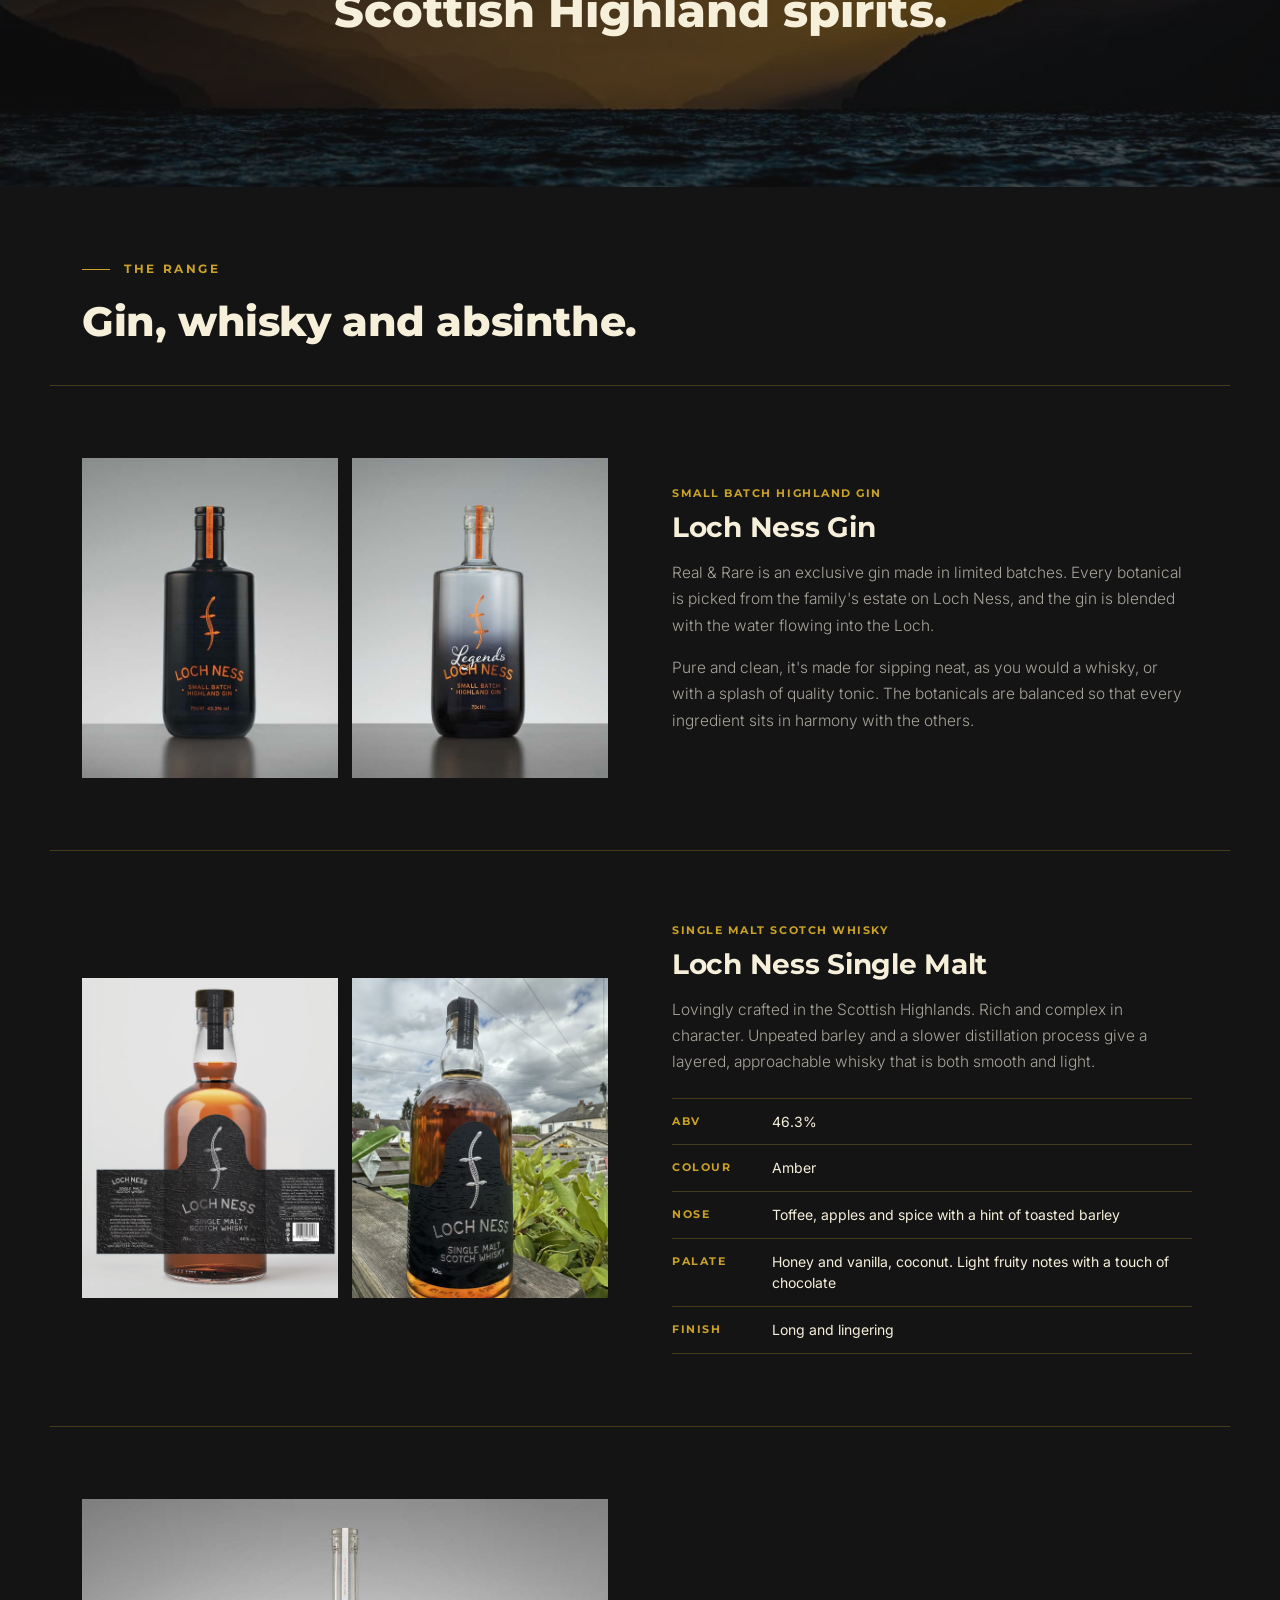
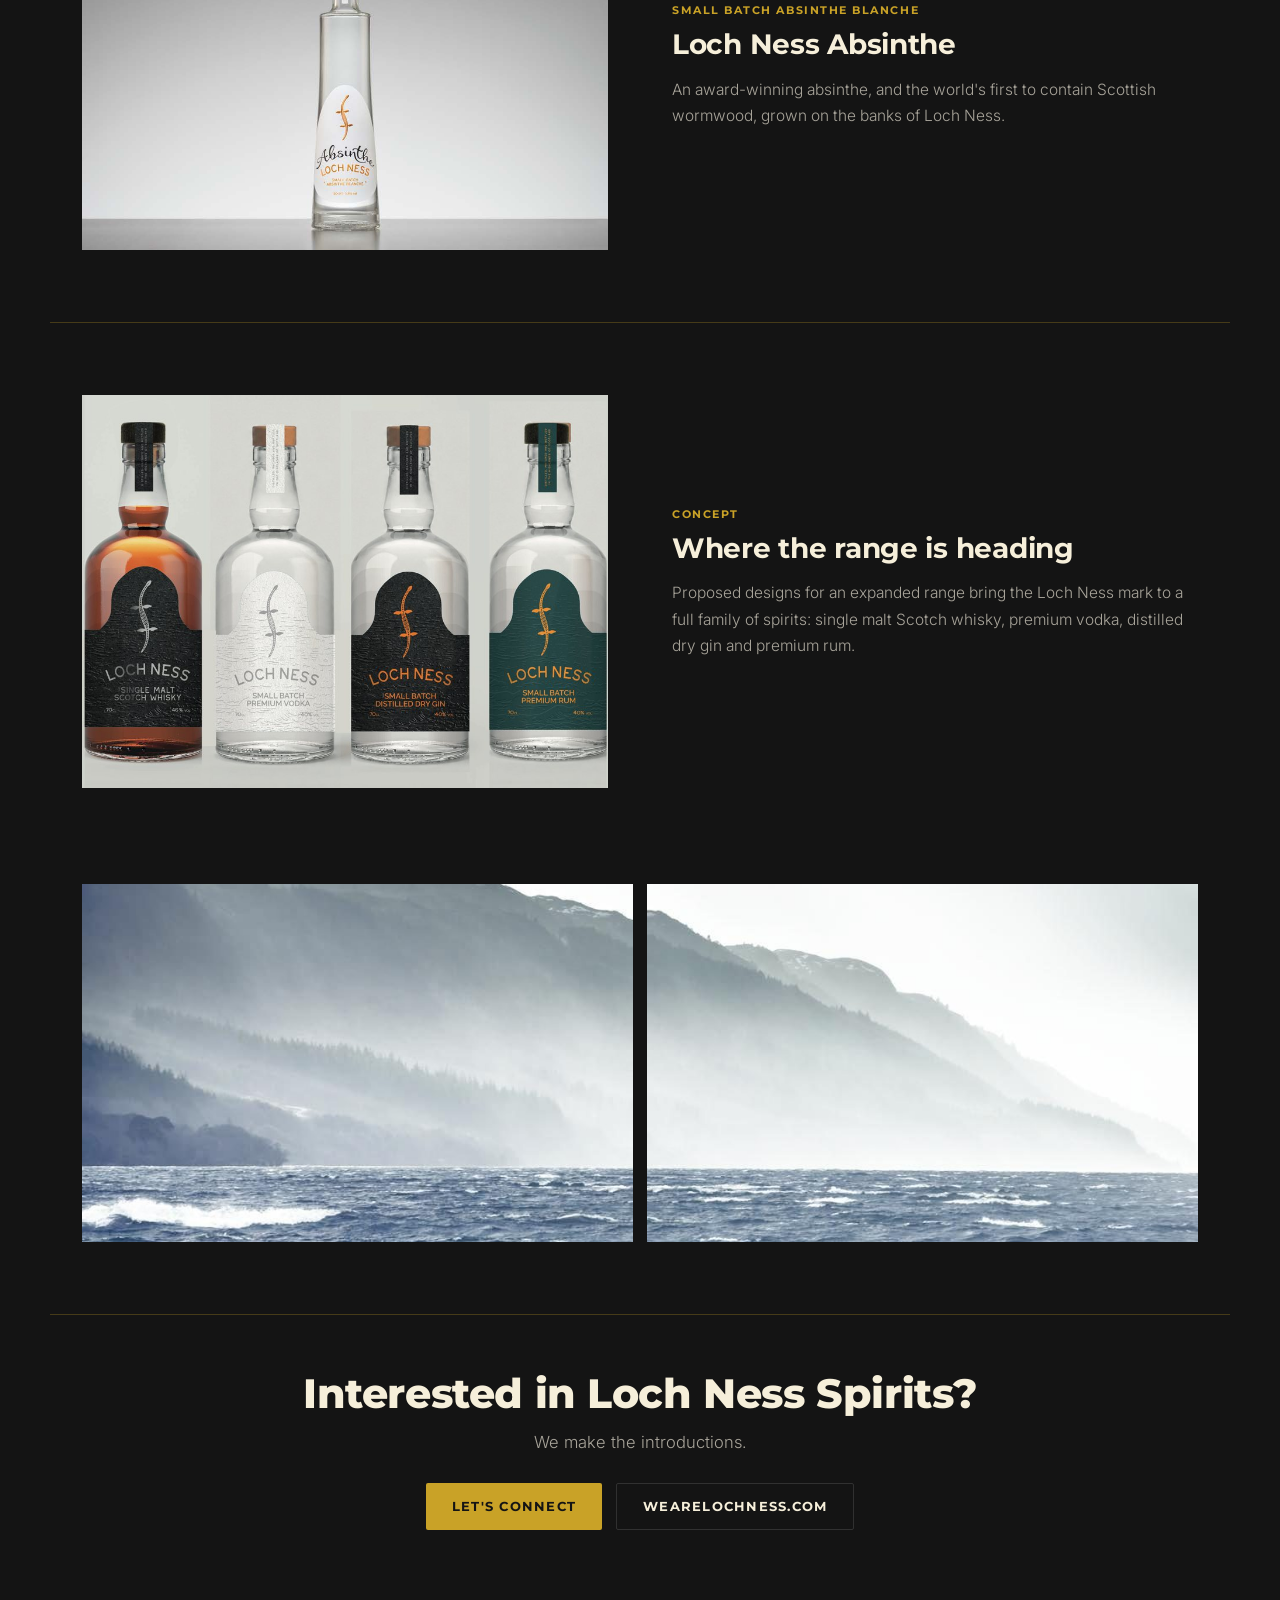
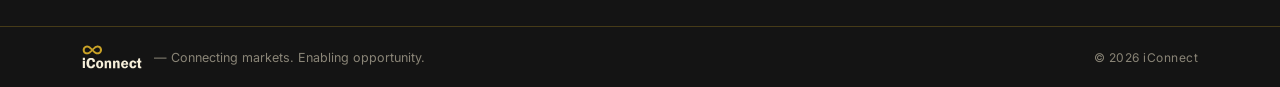
<file: loch-ness.html>
<!DOCTYPE html>
<html lang="en">
<head>
<meta charset="UTF-8">
<meta name="viewport" content="width=device-width, initial-scale=1.0">
<title>Loch Ness Spirits — iConnect</title>
<meta name="description" content="Loch Ness Spirits: real and rare Scottish Highland spirits, made on the banks of Loch Ness. Gin, single malt Scotch whisky and the world's first absinthe with Scottish wormwood.">
<link rel="icon" href="favicon.svg">
<link rel="preconnect" href="https://fonts.googleapis.com">
<link rel="preconnect" href="https://fonts.gstatic.com" crossorigin>
<link href="https://fonts.googleapis.com/css2?family=Inter:wght@300;400;500;600&family=Montserrat:wght@600;700;800;900&display=swap" rel="stylesheet">
<link rel="stylesheet" href="styles.css?v=57">
</head>
<body class="bg-black">
<svg style="position:absolute;width:0;height:0;overflow:hidden;" aria-hidden="true"><symbol id="icon-logo-lockup" viewBox="0 0 306.0 122.8"><path class="logo-icon-fill" d="M 22.5,3.3 C 22.4,3.5 22.3,3.5 21,3.5 C 19.7,3.5 19.5,3.6 19.4,3.8 C 19.3,4 19.1,4.1 18.8,4.1 C 18.6,4.1 18.4,4.1 18.3,4.3 C 18.2,4.5 18,4.6 17.5,4.6 C 17,4.6 16.8,4.6 16.7,4.8 C 16.6,5 16.5,5.1 16.2,5.1 C 16,5.1 15.8,5.2 15.7,5.4 C 15.6,5.5 15.4,5.6 15.2,5.6 C 14.9,5.6 14.7,5.8 14.4,6.2 C 14.1,6.5 13.8,6.7 13.6,6.7 C 13.4,6.7 13.1,6.9 12.8,7.2 C 12.5,7.5 12.2,7.8 12,7.8 C 11.6,7.8 7.2,12.1 7.2,12.5 C 7.2,12.7 7,13 6.7,13.3 C 6.3,13.6 6.2,13.9 6.2,14.1 C 6.2,14.3 6.1,14.5 5.9,14.6 C 5.7,14.7 5.6,14.9 5.6,15.2 C 5.6,15.4 5.5,15.6 5.4,15.7 C 5.2,15.8 5.1,16 5.1,16.2 C 5.1,16.5 5,16.6 4.8,16.7 C 4.7,16.8 4.6,17 4.6,17.3 C 4.6,17.5 4.5,17.7 4.3,17.8 C 4.1,17.9 4.1,18.1 4.1,18.6 C 4.1,19.1 4,19.3 3.8,19.4 C 3.6,19.5 3.5,19.7 3.5,21 C 3.5,22.3 3.5,22.4 3.3,22.5 C 3,22.7 3,22.8 3,25.5 C 3,28.1 3,28.2 3.3,28.4 C 3.5,28.5 3.5,28.6 3.5,30.2 C 3.5,31.8 3.6,31.9 3.8,32.1 C 4,32.2 4.1,32.3 4.1,32.8 C 4.1,33.4 4.1,33.5 4.3,33.6 C 4.5,33.7 4.6,33.9 4.6,34.4 C 4.6,34.9 4.6,35.1 4.8,35.2 C 5,35.3 5.1,35.5 5.1,35.8 C 5.1,36 5.2,36.2 5.4,36.3 C 5.5,36.4 5.6,36.6 5.6,36.8 C 5.6,37.1 5.7,37.2 5.9,37.3 C 6.1,37.4 6.2,37.6 6.2,37.8 C 6.2,38.1 6.3,38.3 6.7,38.7 C 7,38.9 7.2,39.2 7.2,39.4 C 7.2,39.8 11.1,43.7 11.5,43.7 C 11.7,43.7 12,43.9 12.2,44.2 C 12.6,44.6 12.8,44.7 13.1,44.7 C 13.3,44.7 13.5,44.8 13.6,45 C 13.7,45.2 13.8,45.3 14.1,45.3 C 14.3,45.3 14.5,45.4 14.6,45.5 C 14.7,45.7 14.9,45.8 15.1,45.8 C 15.4,45.8 15.6,45.9 15.9,46.3 C 16.4,46.8 16.4,46.8 17.3,46.8 C 18,46.8 18.2,46.9 18.3,47.1 C 18.4,47.3 18.6,47.4 19.4,47.4 C 20.2,47.4 20.3,47.4 20.4,47.6 C 20.6,47.9 20.7,47.9 22.3,47.9 C 23.9,47.9 24,47.9 24.1,48.2 C 24.2,48.4 24.4,48.4 24.9,48.4 C 25.4,48.4 25.6,48.4 25.7,48.2 C 25.8,47.9 26,47.9 27.3,47.9 C 28.6,47.9 28.8,47.9 28.9,47.6 C 29,47.4 29.2,47.4 30.2,47.4 C 31.3,47.4 31.4,47.3 31.5,47.1 C 31.6,46.9 31.8,46.8 32.6,46.8 C 33.4,46.8 33.5,46.8 33.6,46.6 C 33.7,46.4 33.9,46.3 34.2,46.3 C 34.4,46.3 34.6,46.2 34.7,46.1 C 34.8,45.9 35,45.8 35.2,45.8 C 35.5,45.8 35.7,45.7 35.8,45.5 C 35.8,45.4 36,45.3 36.3,45.3 C 36.5,45.3 36.7,45.2 36.8,45 C 36.9,44.8 37.1,44.7 37.3,44.7 C 37.6,44.7 37.8,44.6 38.1,44.2 C 38.5,43.7 38.7,43.7 39.2,43.7 C 39.7,43.7 39.8,43.6 40.5,42.9 C 41,42.4 41.4,42.1 41.6,42.1 C 41.7,42.1 42.2,41.7 42.9,41 C 43.5,40.4 44,40 44.2,40 C 44.4,40 45.7,38.8 48.2,36.3 C 50.6,33.8 51.9,32.6 52.1,32.6 C 52.3,32.6 53.1,33.3 54.5,34.7 C 56.1,36.3 56.7,36.8 57,36.8 C 57.3,36.9 57.4,36.9 57.4,37.3 C 57.5,37.7 57.5,37.8 57.9,37.8 C 58.1,37.9 58.7,38.3 60.1,39.7 C 61.3,41 62,41.6 62.2,41.6 C 62.4,41.6 62.7,41.9 63.2,42.4 C 63.8,42.9 64.1,43.1 64.3,43.1 C 64.5,43.1 64.7,43.3 64.8,43.4 C 64.9,43.6 65.1,43.7 65.3,43.7 C 65.6,43.7 65.8,43.8 66.1,44.2 C 66.5,44.6 66.7,44.7 66.9,44.7 C 67.2,44.7 67.4,44.8 67.5,45 C 67.5,45.2 67.7,45.3 68,45.3 C 68.2,45.3 68.4,45.4 68.5,45.5 C 68.6,45.7 68.8,45.8 69,45.8 C 69.3,45.8 69.5,45.9 69.6,46.1 C 69.7,46.2 69.8,46.3 70.1,46.3 C 70.3,46.3 70.5,46.4 70.6,46.6 C 70.7,46.8 70.9,46.8 71.7,46.8 C 72.5,46.8 72.6,46.9 72.7,47.1 C 72.9,47.3 73,47.4 73.8,47.4 C 74.6,47.4 74.7,47.4 74.8,47.6 C 75,47.9 75.1,47.9 78.8,47.9 C 82.5,47.9 82.6,47.9 82.8,47.6 C 82.9,47.4 83,47.4 83.8,47.4 C 84.6,47.4 84.8,47.3 84.9,47.1 C 85,46.9 85.2,46.8 85.9,46.8 C 86.7,46.8 86.9,46.8 87,46.6 C 87.1,46.4 87.3,46.3 87.5,46.3 C 87.8,46.3 88,46.2 88.1,46.1 C 88.1,45.9 88.3,45.8 88.6,45.8 C 88.8,45.8 89,45.7 89.1,45.5 C 89.2,45.4 89.4,45.3 89.6,45.3 C 89.9,45.3 90.1,45.2 90.2,45 C 90.3,44.8 90.4,44.7 90.7,44.7 C 90.9,44.7 91.2,44.6 91.5,44.2 C 91.8,43.9 92.1,43.7 92.3,43.7 C 92.7,43.7 97.6,38.8 97.6,38.4 C 97.6,38.2 97.8,37.9 98.1,37.6 C 98.5,37.3 98.6,37 98.6,36.8 C 98.6,36.6 98.7,36.4 98.9,36.3 C 99.1,36.2 99.1,36 99.1,35.8 C 99.1,35.5 99.2,35.3 99.4,35.2 C 99.6,35.1 99.7,34.9 99.7,34.7 C 99.7,34.4 99.8,34.3 99.9,34.2 C 100.2,34.1 100.2,33.9 100.2,33.4 C 100.2,32.9 100.3,32.7 100.5,32.6 C 100.7,32.5 100.7,32.3 100.7,31.5 C 100.7,30.7 100.8,30.6 101,30.5 C 101.2,30.4 101.3,30.2 101.3,29.7 C 101.3,29.2 101.3,29 101.5,28.9 C 101.8,28.8 101.8,28.6 101.8,25.5 C 101.8,22.3 101.8,22.2 101.5,22 C 101.3,21.9 101.3,21.7 101.3,20.7 C 101.3,19.7 101.2,19.5 101,19.4 C 100.8,19.3 100.7,19.1 100.7,18.8 C 100.7,18.6 100.6,18.4 100.5,18.3 C 100.2,18.2 100.2,18 100.2,17.3 C 100.2,16.5 100.2,16.3 99.9,16.2 C 99.8,16.1 99.7,15.9 99.7,15.7 C 99.7,15.4 99.6,15.2 99.4,15.2 C 99.2,15.1 99.1,14.9 99.1,14.6 C 99.1,14.4 99.1,14.2 98.9,14.1 C 98.7,14 98.6,13.8 98.6,13.6 C 98.6,13.3 98.5,13.1 98.4,13 C 98.2,13 98.1,12.8 98.1,12.6 C 98.1,12.3 97.9,12 97.3,11.5 C 96.8,11 96.5,10.6 96.5,10.4 C 96.5,10 94.8,8.3 94.4,8.3 C 94.2,8.3 93.8,8 93.3,7.5 C 92.8,7 92.5,6.7 92.3,6.7 C 92.1,6.7 91.8,6.5 91.5,6.2 C 91.2,5.8 90.9,5.6 90.7,5.6 C 90.4,5.6 90.3,5.5 90.2,5.4 C 90.1,5.2 89.9,5.1 89.4,5.1 C 88.9,5.1 88.7,5.1 88.6,4.8 C 88.5,4.7 88.3,4.6 88.1,4.6 C 87.8,4.6 87.6,4.5 87.5,4.3 C 87.4,4.1 87.2,4.1 87,4.1 C 86.7,4.1 86.6,4 86.5,3.8 C 86.3,3.6 86.2,3.5 84.6,3.5 C 83,3.5 82.9,3.5 82.8,3.3 C 82.6,3 82.5,3 79.6,3 C 76.7,3 76.6,3 76.4,3.3 C 76.3,3.5 76.2,3.5 74.8,3.5 C 73.5,3.5 73.4,3.6 73.3,3.8 C 73.2,4 73,4.1 72.7,4.1 C 72.5,4.1 72.3,4.1 72.2,4.3 C 72.1,4.5 71.9,4.6 71.4,4.6 C 70.9,4.6 70.7,4.6 70.6,4.8 C 70.5,5.1 70.3,5.1 69.8,5.1 C 69.3,5.1 69.1,5.2 69,5.4 C 68.9,5.5 68.8,5.6 68.5,5.6 C 68.3,5.6 68,5.8 67.7,6.2 C 67.3,6.6 67.2,6.7 66.7,6.7 C 66.1,6.7 66,6.8 65.6,7.2 C 65.3,7.6 65,7.8 64.8,7.8 C 64.6,7.8 64.3,7.9 64,8.3 C 63.7,8.6 63.4,8.8 63.3,8.8 C 63,8.8 62.6,9.1 61.9,9.9 C 61.3,10.5 60.8,10.9 60.6,10.9 C 60.4,10.9 59.4,11.9 57.4,13.8 C 55.2,16 54.5,16.7 54.2,16.8 C 53.9,16.8 53.8,16.9 53.7,17.2 C 53.7,17.4 53.5,17.8 53.1,18.2 L 52.4,18.9 L 48.7,15.2 C 46.2,12.6 44.9,11.5 44.7,11.5 C 44.5,11.5 44,11 43.1,10.1 C 42.2,9.2 41.8,8.8 41.5,8.8 C 41.3,8.8 41.1,8.7 41,8.5 C 41,8.4 40.8,8.3 40.6,8.3 C 40.3,8.3 40,8.1 39.5,7.5 C 38.9,6.9 38.6,6.7 38.3,6.7 C 38.1,6.7 37.9,6.6 37.9,6.4 C 37.8,6.3 37.6,6.2 37.3,6.2 C 37.1,6.2 36.9,6.1 36.8,5.9 C 36.7,5.7 36.5,5.6 36.3,5.6 C 36,5.6 35.8,5.5 35.8,5.4 C 35.7,5.2 35.5,5.1 35.2,5.1 C 35,5.1 34.8,5 34.7,4.8 C 34.6,4.6 34.4,4.6 33.9,4.6 C 33.4,4.6 33.2,4.5 33.1,4.3 C 33,4.1 32.8,4.1 32.6,4.1 C 32.3,4.1 32.1,4 32.1,3.8 C 31.9,3.6 31.8,3.5 30.2,3.5 C 28.6,3.5 28.5,3.5 28.4,3.3 C 28.2,3 28.1,3 25.5,3 C 22.8,3 22.7,3 22.5,3.3 M 28.4,13.3 C 28.5,13.5 28.6,13.6 29.7,13.6 C 30.7,13.6 30.9,13.6 31,13.8 C 31.1,14 31.3,14.1 31.5,14.1 C 31.8,14.1 32,14.2 32.1,14.4 C 32.1,14.5 32.3,14.6 32.6,14.6 C 32.8,14.6 33,14.7 33.1,14.9 C 33.2,15 33.4,15.2 33.6,15.2 C 33.9,15.2 34.1,15.3 34.4,15.7 C 34.7,16 35,16.2 35.2,16.2 C 35.4,16.2 35.7,16.4 36,16.7 C 36.3,17.1 36.6,17.3 36.8,17.3 C 37,17.3 38,18.1 40.2,20.4 C 42.3,22.5 43.5,23.6 43.7,23.6 C 43.8,23.6 44.2,23.9 44.6,24.3 C 45.2,24.8 45.3,25 45.3,25.5 C 45.3,26 45.2,26.1 42,29.3 C 39.6,31.6 38.6,32.6 38.4,32.6 C 38.2,32.6 37.9,32.8 37.6,33.1 C 37.3,33.4 37,33.6 36.8,33.6 C 36.6,33.6 36.3,33.9 35.8,34.4 C 35.2,35 34.9,35.2 34.6,35.2 C 34.4,35.2 34.2,35.3 34.2,35.5 C 34.1,35.7 33.9,35.8 33.6,35.8 C 33.4,35.8 33.2,35.8 33.1,36 C 33,36.2 32.8,36.3 32.6,36.3 C 32.3,36.3 32.1,36.4 32.1,36.5 C 32,36.8 31.8,36.8 31.3,36.8 C 30.7,36.8 30.6,36.9 30.5,37.1 C 30.4,37.2 30.2,37.3 29.9,37.3 C 29.7,37.3 29.5,37.4 29.4,37.6 C 29.3,37.9 29.1,37.9 25.5,37.9 C 21.8,37.9 21.6,37.9 21.5,37.6 C 21.4,37.4 21.2,37.3 21,37.3 C 20.7,37.3 20.5,37.2 20.4,37.1 C 20.3,36.9 20.2,36.8 19.9,36.8 C 19.7,36.8 19.5,36.7 19.4,36.5 C 19.3,36.4 19.1,36.3 18.9,36.3 C 18.4,36.3 15.2,33 15.2,32.5 C 15.2,32.3 15,32.1 14.9,32.1 C 14.7,32 14.6,31.8 14.6,31.5 C 14.6,31.3 14.5,31.1 14.4,31 C 14.1,30.9 14.1,30.7 14.1,29.9 C 14.1,29.2 14.1,29 13.8,28.9 C 13.6,28.8 13.6,28.6 13.6,25.7 C 13.6,22.8 13.6,22.7 13.8,22.5 C 14.1,22.4 14.1,22.3 14.1,21.5 C 14.1,20.7 14.1,20.6 14.4,20.4 C 14.5,20.3 14.6,20.2 14.6,19.9 C 14.6,19.7 14.8,19.4 15.2,19.1 C 15.5,18.8 15.7,18.5 15.7,18.3 C 15.7,17.9 18.5,15.2 18.9,15.2 C 19.1,15.2 19.4,14.9 19.6,14.6 C 20.1,14.1 20.2,14.1 20.7,14.1 C 21.2,14.1 21.4,14 21.5,13.8 C 21.6,13.6 21.8,13.6 22.5,13.6 C 23.3,13.6 23.5,13.5 23.6,13.3 C 23.7,13.1 23.9,13 26,13 C 28.1,13 28.2,13.1 28.4,13.3 M 81.7,13.3 C 81.8,13.5 82,13.6 82.8,13.6 C 83.6,13.6 83.7,13.6 83.8,13.8 C 83.9,14 84.1,14.1 84.4,14.1 C 84.6,14.1 84.8,14.2 84.9,14.4 C 85,14.5 85.2,14.6 85.4,14.6 C 85.7,14.6 85.8,14.7 85.9,14.9 C 86,15 86.2,15.2 86.4,15.2 C 86.9,15.2 88.6,16.9 88.6,17.3 C 88.6,17.5 88.8,17.8 89.1,18.1 C 89.5,18.4 89.6,18.6 89.6,18.9 C 89.6,19.1 89.7,19.3 89.9,19.4 C 90.1,19.5 90.2,19.7 90.2,20.2 C 90.2,20.7 90.2,20.9 90.4,21 C 90.6,21.1 90.7,21.2 90.7,21.8 C 90.7,22.3 90.7,22.4 91,22.5 C 91.2,22.7 91.2,22.8 91.2,25.5 C 91.2,28.1 91.2,28.2 91,28.4 C 90.8,28.5 90.7,28.6 90.7,28.9 C 90.7,29.1 90.6,29.3 90.4,29.4 C 90.2,29.5 90.2,29.7 90.2,30.5 C 90.2,31.3 90.1,31.4 89.9,31.5 C 89.7,31.6 89.6,31.8 89.6,32 C 89.6,32.4 86.4,35.8 85.9,35.8 C 85.7,35.8 85.4,36 85.1,36.3 C 84.7,36.8 84.6,36.8 84.1,36.8 C 83.6,36.8 83.4,36.9 83.3,37.1 C 83.2,37.2 83,37.3 82.8,37.3 C 82.5,37.3 82.3,37.4 82.2,37.6 C 82.1,37.9 82,37.9 78.5,37.9 C 75.1,37.9 75,37.9 74.8,37.6 C 74.8,37.4 74.6,37.3 74.3,37.3 C 74.1,37.3 73.9,37.2 73.8,37.1 C 73.7,36.9 73.5,36.8 73,36.8 C 72.5,36.8 72.3,36.8 72.2,36.5 C 72.1,36.4 71.9,36.3 71.7,36.3 C 71.5,36.3 71.2,36.1 70.9,35.8 C 70.6,35.4 70.3,35.2 70.1,35.2 C 69.8,35.2 69.7,35.1 69.6,35 C 69.5,34.8 69.3,34.7 69.1,34.7 C 68.8,34.7 68.5,34.4 67.7,33.6 C 67.1,33 66.6,32.6 66.4,32.6 C 66.2,32.6 65,31.4 62.6,29 L 59,25.5 L 62.3,22.2 C 64.5,19.9 65.7,18.8 65.9,18.8 C 66.1,18.8 66.5,18.5 67.2,17.8 C 67.9,17 68.3,16.7 68.6,16.7 C 68.8,16.7 69,16.6 69,16.5 C 69.1,16.3 69.3,16.2 69.5,16.2 C 69.8,16.2 70,16 70.4,15.7 C 70.7,15.3 70.9,15.2 71.2,15.2 C 71.4,15.2 71.6,15 71.7,14.9 C 71.8,14.7 72,14.6 72.2,14.6 C 72.5,14.6 72.6,14.5 72.7,14.4 C 72.8,14.1 73,14.1 73.5,14.1 C 74,14.1 74.2,14 74.3,13.8 C 74.4,13.6 74.6,13.6 75.4,13.6 C 76.2,13.6 76.3,13.5 76.4,13.3 C 76.6,13.1 76.7,13 79.1,13 C 81.4,13 81.6,13.1 81.7,13.3"/><path d="M 3.6,65.5 C 3.6,65.6 3.5,68.1 3.6,71 L 3.6,76.4 L 9.1,76.4 L 14.6,76.4 L 14.6,70.9 L 14.6,65.4 L 9.1,65.4 C 4.8,65.3 3.6,65.4 3.6,65.5 M 41.6,66.1 C 41.4,66.4 41.3,66.4 40.2,66.4 C 39.2,66.4 39,66.4 38.9,66.7 C 38.8,66.9 38.6,66.9 38.1,66.9 C 37.6,66.9 37.4,67 37.3,67.2 C 37.2,67.4 37.1,67.5 36.8,67.5 C 36.6,67.5 36.4,67.5 36.3,67.7 C 36.2,67.9 36,68 35.8,68 C 35.5,68 35.3,68.1 35.2,68.2 C 35.1,68.4 34.9,68.5 34.7,68.5 C 34.4,68.5 34.3,68.6 34.2,68.8 C 34.1,68.9 33.9,69 33.7,69 C 33.4,69 33.1,69.3 32.6,69.8 C 32.1,70.3 31.7,70.6 31.5,70.6 C 31.2,70.6 28.4,73.4 28.4,73.8 C 28.4,74 28,74.4 27.6,74.8 C 27,75.4 26.8,75.7 26.8,76 C 26.8,76.2 26.7,76.4 26.5,76.4 C 26.3,76.5 26.2,76.7 26.2,77 C 26.2,77.2 26.2,77.4 26,77.5 C 25.8,77.6 25.7,77.8 25.7,78 C 25.7,78.3 25.6,78.5 25.5,78.5 C 25.3,78.6 25.2,78.8 25.2,79.1 C 25.2,79.3 25.1,79.5 24.9,79.6 C 24.8,79.7 24.7,79.9 24.7,80.1 C 24.7,80.4 24.6,80.6 24.4,80.7 C 24.2,80.8 24.1,80.9 24.1,81.5 C 24.1,82 24.1,82.1 23.9,82.2 C 23.6,82.4 23.6,82.5 23.6,83.3 C 23.6,84.1 23.6,84.2 23.3,84.4 C 23.1,84.5 23.1,84.6 23.1,85.7 C 23.1,86.7 23,86.9 22.8,87 C 22.6,87.1 22.5,87.3 22.5,92.5 C 22.5,97.8 22.6,98 22.8,98.1 C 23,98.2 23.1,98.4 23.1,99.7 C 23.1,101 23.1,101.1 23.3,101.3 C 23.6,101.4 23.6,101.5 23.6,102.3 C 23.6,103.1 23.6,103.3 23.9,103.4 C 24.1,103.5 24.1,103.7 24.1,104.2 C 24.1,104.7 24.2,104.9 24.4,105 C 24.6,105.1 24.7,105.2 24.7,105.5 C 24.7,105.7 24.8,105.9 24.9,106 C 25.1,106.1 25.2,106.3 25.2,106.5 C 25.2,106.8 25.3,107 25.5,107.1 C 25.6,107.2 25.7,107.3 25.7,107.6 C 25.7,107.9 25.8,108 26,108.1 C 26.1,108.2 26.2,108.4 26.2,108.6 C 26.2,108.9 26.4,109.1 26.8,109.4 C 27.1,109.7 27.3,110 27.3,110.2 C 27.3,110.4 27.6,110.8 28.1,111.3 C 28.6,111.8 28.9,112.2 28.9,112.4 C 28.9,112.7 29.6,113.4 29.9,113.4 C 30.1,113.4 30.6,113.8 31.3,114.5 C 32,115.2 32.4,115.5 32.6,115.5 C 32.8,115.5 33.1,115.7 33.4,116.1 C 33.7,116.4 33.9,116.6 34.2,116.6 C 34.4,116.6 34.6,116.7 34.7,116.8 C 34.8,117 35,117.1 35.2,117.1 C 35.5,117.1 35.7,117.2 35.8,117.4 C 35.8,117.5 36,117.6 36.3,117.6 C 36.5,117.6 36.7,117.7 36.8,117.9 C 36.9,118.1 37.1,118.2 37.6,118.2 C 38.1,118.2 38.3,118.2 38.4,118.4 C 38.5,118.7 38.7,118.7 39.5,118.7 C 40.2,118.7 40.4,118.7 40.5,119 C 40.6,119.2 40.8,119.2 45.5,119.2 C 50.3,119.2 50.4,119.2 50.5,119 C 50.7,118.7 50.8,118.7 51.6,118.7 C 52.4,118.7 52.5,118.7 52.7,118.4 C 52.8,118.2 52.9,118.2 53.5,118.2 C 54,118.2 54.1,118.1 54.2,117.9 C 54.3,117.7 54.5,117.6 54.8,117.6 C 55,117.6 55.2,117.5 55.3,117.4 C 55.4,117.2 55.6,117.1 56.1,117.1 C 56.6,117.1 56.7,117.1 57.1,116.6 C 57.5,116.2 57.7,116.1 57.9,116.1 C 58.2,116.1 58.4,115.9 58.7,115.5 C 59,115.2 59.3,115 59.5,115 C 59.9,115 62.2,112.7 62.2,112.3 C 62.2,112.2 62.5,111.8 63,111.3 C 63.5,110.8 63.8,110.4 63.8,110.2 C 63.8,110 63.9,109.8 64,109.7 C 64.2,109.6 64.3,109.4 64.3,109.2 C 64.3,108.9 64.4,108.7 64.5,108.7 C 64.7,108.6 64.8,108.4 64.8,108.1 C 64.8,107.9 64.9,107.7 65.1,107.6 C 65.3,107.5 65.3,107.3 65.3,106.8 C 65.3,106.3 65.4,106.1 65.6,106 C 65.8,105.9 65.9,105.7 65.9,105.2 C 65.9,104.7 65.9,104.5 66.1,104.4 C 66.4,104.3 66.4,104.2 66.4,103.1 C 66.4,102.1 66.4,101.9 66.7,101.8 C 66.9,101.7 66.9,101.5 66.9,101.2 C 66.9,100.8 66.8,100.8 66.2,100.8 C 65.6,100.7 65.4,100.7 65.3,100.5 C 65.2,100.2 65,100.2 60.8,100.2 C 56.6,100.2 56.5,100.2 56.4,99.9 C 56.2,99.7 56.1,99.7 55.8,99.7 C 55.4,99.7 55.4,99.8 55.3,100.2 C 55.3,100.4 55.2,100.7 55,100.7 C 54.8,100.8 54.8,101 54.8,101.5 C 54.8,102 54.7,102.2 54.5,102.3 C 54.3,102.4 54.2,102.6 54.2,103.1 C 54.2,103.6 54.2,103.8 54,103.9 C 53.8,104 53.7,104.2 53.7,104.4 C 53.7,104.7 53.6,104.9 53.5,105 C 53.3,105 53.2,105.2 53.2,105.4 C 53.2,105.9 50.4,108.7 50,108.7 C 49.8,108.7 49.6,108.8 49.5,108.9 C 49.4,109.1 49.2,109.2 48.7,109.2 C 48.2,109.2 48,109.2 47.9,109.4 C 47.8,109.7 47.6,109.7 45.8,109.7 C 44,109.7 43.8,109.7 43.7,109.4 C 43.6,109.2 43.4,109.2 42.9,109.2 C 42.4,109.2 42.2,109.1 42.1,108.9 C 42,108.7 41.8,108.7 41.6,108.7 C 41.3,108.7 41.1,108.6 41,108.4 C 41,108.2 40.8,108.1 40.6,108.1 C 40.1,108.1 38.9,106.9 38.9,106.5 C 38.9,106.3 38.7,106 38.4,105.8 C 38,105.4 37.9,105.2 37.9,104.9 C 37.9,104.7 37.8,104.5 37.6,104.4 C 37.4,104.3 37.3,104.2 37.3,103.6 C 37.3,103.1 37.3,103 37.1,102.8 C 36.8,102.7 36.8,102.6 36.8,101.8 C 36.8,101 36.8,100.9 36.5,100.7 C 36.3,100.6 36.3,100.5 36.3,98.9 C 36.3,97.3 36.3,97.2 36,97 C 35.8,96.9 35.8,96.8 35.8,93.1 C 35.8,89.4 35.8,89.2 36,89.1 C 36.3,89 36.3,88.8 36.3,87 C 36.3,85.2 36.3,85 36.5,84.9 C 36.8,84.8 36.8,84.6 36.8,83.8 C 36.8,83 36.8,82.9 37.1,82.8 C 37.2,82.7 37.3,82.5 37.3,82.2 C 37.3,82 37.4,81.8 37.6,81.7 C 37.8,81.6 37.9,81.4 37.9,80.9 C 37.9,80.4 37.9,80.3 38.4,79.9 C 38.7,79.6 38.9,79.3 38.9,79.1 C 38.9,78.7 40.7,77 41.1,77 C 41.3,77 41.5,76.9 41.6,76.7 C 41.7,76.5 41.8,76.4 42.1,76.4 C 42.3,76.4 42.5,76.3 42.6,76.2 C 42.8,75.9 42.9,75.9 45.8,75.9 C 48.7,75.9 48.8,75.9 49,76.2 C 49,76.3 49.2,76.4 49.4,76.4 C 49.9,76.4 52.7,79.2 52.7,79.7 C 52.7,79.9 52.8,80.1 52.9,80.1 C 53.1,80.2 53.2,80.4 53.2,80.9 C 53.2,81.4 53.2,81.6 53.5,81.7 C 53.7,81.8 53.7,82 53.7,82.8 C 53.7,83.6 53.8,83.7 54,83.8 C 54.2,83.9 54.2,84.1 54.3,85.2 L 54.3,86.4 L 58.2,86.4 C 61.9,86.5 62,86.5 62.2,86.2 C 62.3,86 62.5,85.9 64.6,85.9 L 66.9,85.9 L 66.9,85.2 C 66.9,84.6 66.9,84.5 66.7,84.4 C 66.4,84.2 66.4,84.1 66.4,83 C 66.4,82 66.4,81.8 66.1,81.7 C 65.9,81.6 65.9,81.4 65.9,80.7 C 65.9,79.9 65.8,79.7 65.6,79.6 C 65.4,79.5 65.3,79.3 65.3,78.8 C 65.3,78.3 65.3,78.1 65.1,78 C 64.9,77.9 64.8,77.7 64.8,77.5 C 64.8,77.2 64.7,77.1 64.5,77 C 64.4,76.9 64.3,76.7 64.3,76.4 C 64.3,76.2 64.2,76 64,75.9 C 63.8,75.8 63.8,75.6 63.8,75.4 C 63.8,75.1 63.7,74.9 63.5,74.8 C 63.3,74.8 63.2,74.6 63.2,74.4 C 63.2,74.1 63,73.8 62.4,73.3 C 61.9,72.8 61.6,72.4 61.6,72.2 C 61.6,71.8 59.9,70.1 59.5,70.1 C 59.3,70.1 59,69.9 58.7,69.6 C 58.4,69.2 58.2,69 57.9,69 C 57.7,69 57.5,68.9 57.1,68.5 C 56.8,68.1 56.6,68 56.3,68 C 56.1,68 55.9,67.9 55.8,67.7 C 55.7,67.5 55.6,67.5 55,67.5 C 54.5,67.5 54.3,67.4 54.2,67.2 C 54.1,67 54,66.9 53.5,66.9 C 52.9,66.9 52.8,66.9 52.7,66.7 C 52.5,66.4 52.4,66.4 51.1,66.4 C 49.8,66.4 49.6,66.4 49.5,66.1 C 49.4,65.9 49.2,65.9 45.5,65.9 C 41.8,65.9 41.7,65.9 41.6,66.1 M 294.6,68.2 C 294.5,68.5 294.4,68.5 291.4,68.5 C 288.6,68.5 288.4,68.5 288.3,68.8 C 288.2,68.9 288,69 287.8,69 C 287.6,69 287.3,69.2 287.1,69.4 L 286.7,69.8 L 286.7,73.1 C 286.7,76.1 286.7,76.3 286.4,76.4 C 286.2,76.6 286.2,76.7 286.1,78.3 L 286.1,80.1 L 282.7,80.1 L 279.4,80.2 L 279.4,84.6 L 279.4,89 L 282.5,89.1 L 285.6,89.2 L 285.6,100.4 C 285.6,111.5 285.6,111.7 285.9,111.8 C 286.1,111.9 286.2,112.1 286.2,112.6 C 286.2,113.1 286.2,113.3 286.4,113.4 C 286.6,113.5 286.7,113.7 286.7,114.2 C 286.7,114.7 286.7,114.9 287.2,115.3 C 287.5,115.6 287.7,115.8 287.7,116 C 287.7,116.4 288.4,117.1 288.8,117.1 C 289,117.1 289.3,117.3 289.6,117.6 C 290,118.1 290.1,118.2 290.7,118.2 C 291.2,118.2 291.3,118.2 291.4,118.4 C 291.5,118.6 291.7,118.7 292.2,118.7 C 292.8,118.7 292.9,118.7 293,119 C 293.2,119.2 293.3,119.2 295.1,119.2 C 297,119.2 297.1,119.2 297.3,119.5 C 297.5,119.9 298.6,119.9 298.8,119.5 C 299,119.2 299.1,119.2 301,119.2 L 303,119.2 L 303,115 L 303,110.8 L 301.8,110.8 C 300.7,110.8 300.5,110.7 300.4,110.5 C 300.3,110.3 300.1,110.2 299.4,110.2 C 298.6,110.2 298.6,110.2 297.9,109.6 C 297.5,109.1 297.3,108.8 297.3,108.6 C 297.3,108.4 297.1,108.2 297,108.1 C 296.7,108 296.7,107.9 296.8,98.6 L 296.8,89.2 L 299.9,89.1 L 303,89 L 303,84.6 L 303,80.2 L 299.9,80.1 L 296.8,80.1 L 296.7,74.1 L 296.7,68 L 295.7,68 C 294.9,68 294.7,68 294.6,68.2 M 84.9,79.9 C 84.8,80.1 84.6,80.1 84.1,80.1 C 83.6,80.1 83.4,80.2 83.3,80.4 C 83.2,80.6 83,80.7 82.5,80.7 C 82,80.7 81.8,80.7 81.7,80.9 C 81.6,81.1 81.4,81.2 81.2,81.2 C 81,81.2 80.7,81.3 80.4,81.7 C 80.1,82 79.8,82.2 79.6,82.2 C 79.2,82.2 74.8,86.6 74.8,87.1 C 74.8,87.2 74.7,87.4 74.6,87.5 C 74.4,87.6 74.3,87.8 74.3,88 C 74.3,88.3 74.2,88.5 73.8,88.8 C 73.3,89.3 73.3,89.4 73.3,89.9 C 73.3,90.4 73.2,90.6 73,90.7 C 72.8,90.8 72.7,91 72.7,91.5 C 72.7,92 72.7,92.2 72.5,92.3 C 72.2,92.4 72.2,92.6 72.2,93.3 C 72.2,94.1 72.2,94.3 71.9,94.4 C 71.7,94.5 71.7,94.7 71.7,99.1 C 71.7,103.6 71.7,103.8 71.9,103.9 C 72.2,104 72.2,104.2 72.2,105.2 C 72.2,106.3 72.2,106.4 72.5,106.5 C 72.7,106.6 72.7,106.8 72.7,107.3 C 72.7,107.9 72.8,108 73,108.1 C 73.2,108.2 73.3,108.4 73.3,108.7 C 73.3,108.9 73.4,109.1 73.5,109.2 C 73.7,109.3 73.8,109.5 73.8,109.7 C 73.8,110 73.9,110.1 74.1,110.2 C 74.2,110.3 74.3,110.5 74.3,110.8 C 74.3,111 74.4,111.2 74.6,111.3 C 74.7,111.4 74.8,111.6 74.8,111.8 C 74.8,112.2 79.7,117.1 80.2,117.1 C 80.4,117.1 80.6,117.2 80.7,117.4 C 80.8,117.5 80.9,117.6 81.2,117.6 C 81.4,117.6 81.6,117.7 81.7,117.9 C 81.8,118.1 82,118.2 82.5,118.2 C 83,118.2 83.2,118.2 83.3,118.4 C 83.4,118.6 83.6,118.7 84.1,118.7 C 84.6,118.7 84.8,118.7 84.9,119 C 85,119.2 85.2,119.2 89.6,119.2 C 94.1,119.2 94.3,119.2 94.4,119 C 94.5,118.7 94.7,118.7 95.2,118.7 C 95.7,118.7 95.9,118.6 96,118.4 C 96.1,118.2 96.3,118.2 96.8,118.2 C 97.3,118.2 97.5,118.1 97.6,117.9 C 97.7,117.7 97.8,117.6 98.1,117.6 C 98.3,117.6 98.5,117.5 98.6,117.4 C 98.7,117.2 98.9,117.1 99.1,117.1 C 99.4,117.1 99.6,117 99.9,116.6 C 100.2,116.3 100.5,116.1 100.7,116.1 C 101.1,116.1 103.9,113.3 103.9,112.9 C 103.9,112.7 104.2,112.3 104.7,111.8 C 105.3,111.3 105.5,111 105.5,110.7 C 105.5,110.5 105.6,110.3 105.8,110.2 C 105.9,110.1 106,110 106,109.7 C 106,109.5 106.1,109.3 106.3,109.2 C 106.5,109.1 106.5,108.9 106.5,108.7 C 106.5,108.4 106.6,108.2 106.8,108.1 C 107,108 107.1,107.9 107.1,107.3 C 107.1,106.8 107.1,106.6 107.3,106.5 C 107.6,106.4 107.6,106.3 107.6,105.5 C 107.6,104.7 107.6,104.5 107.9,104.4 C 108.1,104.3 108.1,104.2 108.1,99.7 C 108.1,95.2 108.1,95.1 107.9,94.9 C 107.6,94.8 107.6,94.6 107.6,93.9 C 107.6,93.1 107.6,92.9 107.3,92.8 C 107.1,92.7 107.1,92.5 107.1,92 C 107.1,91.5 107,91.3 106.8,91.2 C 106.6,91.1 106.5,90.9 106.5,90.4 C 106.5,89.9 106.5,89.7 106.3,89.6 C 106.1,89.5 106,89.4 106,89.1 C 106,88.9 105.9,88.7 105.8,88.6 C 105.6,88.5 105.5,88.3 105.5,88.1 C 105.5,87.8 105.3,87.6 105,87.3 C 104.6,87 104.4,86.7 104.4,86.5 C 104.4,86.1 101.1,82.8 100.7,82.8 C 100.5,82.8 100.2,82.6 99.9,82.2 C 99.6,81.9 99.4,81.7 99.1,81.7 C 98.9,81.7 98.7,81.6 98.6,81.5 C 98.5,81.3 98.3,81.2 98.1,81.2 C 97.8,81.2 97.7,81.1 97.6,80.9 C 97.5,80.7 97.3,80.7 96.8,80.7 C 96.3,80.7 96.1,80.6 96,80.4 C 95.9,80.2 95.7,80.1 95.2,80.1 C 94.7,80.1 94.5,80.1 94.4,79.9 C 94.3,79.6 94.1,79.6 89.6,79.6 C 85.2,79.6 85,79.6 84.9,79.9 M 90.7,86.7 C 90.8,86.9 91,87 91.5,87 C 92,87 92.2,87.1 92.3,87.3 C 92.4,87.4 92.6,87.5 92.8,87.5 C 93.2,87.5 94.9,89.2 94.9,89.7 C 94.9,89.9 95,90.1 95.2,90.2 C 95.4,90.3 95.4,90.4 95.4,91 C 95.4,91.5 95.5,91.6 95.7,91.8 C 96,91.9 96,92 96,93.3 C 96,94.6 96,94.8 96.2,94.9 C 96.5,95.1 96.5,95.2 96.5,99.7 C 96.5,104.2 96.5,104.3 96.2,104.4 C 96,104.5 96,104.7 96,105.8 C 96,106.8 96,107 95.7,107.1 C 95.5,107.2 95.4,107.3 95.4,107.8 C 95.4,108.4 95.4,108.5 94.9,108.9 C 94.6,109.2 94.4,109.5 94.4,109.7 C 94.4,110.1 93.2,111.3 92.8,111.3 C 92.6,111.3 92.4,111.4 92.3,111.6 C 92.2,111.8 92,111.8 91.5,111.8 C 91,111.8 90.8,111.9 90.7,112.1 C 90.6,112.3 90.4,112.4 89.6,112.4 C 88.9,112.4 88.7,112.3 88.6,112.1 C 88.5,111.9 88.3,111.8 87.8,111.8 C 87.3,111.8 87.2,111.8 86.1,110.6 C 85.2,109.8 84.9,109.4 84.9,109.1 C 84.9,108.9 84.8,108.7 84.6,108.7 C 84.4,108.6 84.4,108.4 84.4,107.9 C 84.4,107.3 84.3,107.2 84.1,107.1 C 83.9,106.9 83.8,106.8 83.8,105.5 C 83.8,104.2 83.8,104 83.6,103.9 C 83.3,103.8 83.3,103.6 83.3,99.1 C 83.3,94.7 83.3,94.5 83.6,94.4 C 83.8,94.3 83.8,94.1 83.8,93.1 C 83.8,92 83.9,91.9 84.1,91.8 C 84.3,91.6 84.4,91.5 84.4,91 C 84.4,90.4 84.4,90.3 84.6,90.2 C 84.8,90.1 84.9,89.9 84.9,89.7 C 84.9,89.5 85.2,89 86.1,88.2 L 87.2,87 L 88.1,87 C 88.8,87 89,87 89.1,86.7 C 89.2,86.5 89.4,86.5 89.9,86.5 C 90.4,86.5 90.6,86.5 90.7,86.7 M 133.5,79.9 C 133.4,80.1 133.2,80.1 132.7,80.1 C 132.2,80.1 132,80.2 131.9,80.4 C 131.8,80.6 131.6,80.7 131.4,80.7 C 131.1,80.7 130.9,80.8 130.8,80.9 C 130.8,81.1 130.6,81.2 130.4,81.2 C 129.9,81.2 128.2,82.9 128.2,83.3 C 128.2,83.5 127.9,83.9 127.4,84.3 C 126.9,84.9 126.6,85.2 126.6,85.5 C 126.6,85.8 126.5,85.9 126.1,85.9 L 125.6,85.9 L 125.6,83 L 125.5,80.2 L 120.5,80.2 L 115.6,80.2 L 115.6,99.4 L 115.6,118.6 L 121.1,118.6 L 126.6,118.6 L 126.6,106.1 C 126.6,93.6 126.6,93.5 126.9,93.3 C 127.1,93.2 127.1,93.1 127.1,92.5 C 127.1,92 127.2,91.9 127.4,91.8 C 127.6,91.7 127.7,91.5 127.7,91.2 C 127.7,91 127.8,90.8 127.9,90.7 C 128.1,90.6 128.2,90.4 128.2,90.2 C 128.2,89.8 128.9,89.1 129.3,89.1 C 129.5,89.1 129.7,89 129.8,88.8 C 129.9,88.7 130.1,88.6 130.3,88.6 C 130.6,88.6 130.8,88.5 130.8,88.3 C 131,88.1 131.1,88.1 132.4,88.1 C 133.7,88.1 133.9,88.1 134,88.3 C 134.1,88.5 134.3,88.6 134.5,88.6 C 134.8,88.6 135,88.7 135.1,88.8 C 135.2,89 135.4,89.1 135.6,89.1 C 136,89.2 136.1,89.2 136.1,89.6 C 136.1,89.8 136.3,90.1 136.7,90.4 L 137.2,90.9 L 137.2,92.1 C 137.2,93.1 137.2,93.2 137.4,93.3 C 137.7,93.5 137.7,93.6 137.7,106.1 L 137.8,118.6 L 143.3,118.6 L 148.7,118.6 L 148.8,104.5 C 148.8,90.4 148.8,90.3 148.5,90.2 C 148.3,90 148.3,89.9 148.3,88.6 C 148.3,87.3 148.3,87.1 148,87 C 147.8,86.9 147.8,86.7 147.8,86.2 C 147.8,85.7 147.7,85.5 147.5,85.4 C 147.3,85.3 147.2,85.1 147.2,84.9 C 147.2,84.6 147.1,84.4 147,84.4 C 146.8,84.3 146.7,84.1 146.7,83.9 C 146.7,83.4 145,81.7 144.6,81.7 C 144.4,81.7 144.1,81.5 143.8,81.2 C 143.4,80.7 143.3,80.7 142.7,80.7 C 142.2,80.7 142,80.6 141.9,80.4 C 141.8,80.2 141.7,80.1 141.1,80.1 C 140.6,80.1 140.5,80.1 140.4,79.9 C 140.2,79.6 140.1,79.6 136.9,79.6 C 133.8,79.6 133.6,79.6 133.5,79.9 M 176.3,79.9 C 176.2,80 176,80.1 175.7,80.1 C 175.5,80.1 175.3,80.2 175.2,80.4 C 175.1,80.6 174.9,80.7 174.7,80.7 C 174.4,80.7 174.3,80.8 174.2,80.9 C 174.1,81.1 173.9,81.2 173.7,81.2 C 173.3,81.2 171,83.4 171,83.9 C 171,84 170.8,84.3 170.5,84.6 C 170.1,84.9 169.9,85.2 169.9,85.4 C 169.9,85.7 169.3,86.5 169.1,86.5 C 168.9,86.5 168.9,85.7 168.9,83.3 L 168.8,80.2 L 163.6,80.2 L 158.4,80.2 L 158.4,99.4 L 158.4,118.6 L 164.1,118.6 L 169.9,118.6 L 169.9,105.8 C 169.9,93.1 169.9,93 170.2,92.8 C 170.4,92.7 170.5,92.5 170.5,92 C 170.5,91.5 170.5,91.4 171,91 C 171.3,90.7 171.5,90.4 171.5,90.2 C 171.5,89.8 172.2,89.1 172.6,89.1 C 172.8,89.1 173,89 173.1,88.8 C 173.2,88.7 173.4,88.6 173.6,88.6 C 173.9,88.6 174.1,88.5 174.2,88.3 C 174.3,88.1 174.4,88.1 175.7,88.1 C 177.1,88.1 177.2,88.1 177.3,88.3 C 177.4,88.5 177.6,88.6 177.8,88.6 C 178,88.6 178.4,88.9 179.1,89.5 C 179.7,90.2 180,90.5 180,90.7 C 180,90.9 180.1,91.1 180.2,91.2 C 180.5,91.4 180.5,91.5 180.5,105 L 180.6,118.6 L 186.3,118.6 L 192.1,118.6 L 192.1,106.1 C 192.1,93.6 192.1,93.5 191.9,93.3 C 191.6,93.2 191.6,93.1 191.6,90.7 C 191.6,88.3 191.6,88.2 191.3,88.1 C 191.1,87.9 191.1,87.8 191.1,87 C 191.1,86.2 191,86.1 190.8,85.9 C 190.6,85.8 190.5,85.7 190.5,85.4 C 190.5,85.2 190.4,85 190.3,84.9 C 190.1,84.8 190,84.6 190,84.4 C 190,84.1 189.9,83.9 189.7,83.8 C 189.6,83.7 189.5,83.6 189.5,83.4 C 189.5,82.9 188.8,82.2 188.4,82.2 C 188.2,82.2 187.9,82 187.6,81.7 C 187.3,81.3 187.1,81.2 186.8,81.2 C 186.6,81.2 186.4,81.1 186.3,80.9 C 186.2,80.8 186,80.7 185.8,80.7 C 185.5,80.7 185.4,80.6 185.3,80.4 C 185.2,80.2 185,80.1 184.5,80.1 C 184,80.1 183.8,80.1 183.7,79.9 C 183.5,79.6 183.4,79.6 180,79.6 C 176.6,79.6 176.4,79.6 176.3,79.9 M 213.8,79.9 C 213.7,80.1 213.5,80.1 212.7,80.1 C 212,80.1 211.8,80.2 211.7,80.4 C 211.6,80.6 211.4,80.7 211.1,80.7 C 210.9,80.7 210.7,80.8 210.6,80.9 C 210.5,81.1 210.3,81.2 210.1,81.2 C 209.8,81.2 209.7,81.3 209.6,81.5 C 209.5,81.6 209.3,81.7 209,81.7 C 208.8,81.7 208.6,81.8 208.5,82 C 208.4,82.1 208.2,82.2 208,82.2 C 207.6,82.2 203.2,86.6 203.2,87 C 203.2,87.2 203,87.5 202.7,87.8 C 202.3,88.1 202.2,88.4 202.2,88.6 C 202.2,88.8 202.1,89 201.9,89.1 C 201.7,89.2 201.6,89.4 201.6,89.6 C 201.6,89.9 201.5,90.1 201.4,90.2 C 201.2,90.3 201.1,90.4 201.1,91 C 201.1,91.5 201.1,91.6 200.8,91.8 C 200.6,91.9 200.6,92 200.6,92.5 C 200.6,93.1 200.5,93.2 200.3,93.3 C 200.1,93.5 200.1,93.6 200.1,94.7 C 200.1,95.7 200,95.9 199.8,96 C 199.5,96.1 199.5,96.3 199.5,99.9 C 199.5,103.6 199.5,103.8 199.8,103.9 C 200,104 200.1,104.2 200.1,105 C 200.1,105.7 200.1,105.9 200.3,106 C 200.5,106.1 200.6,106.3 200.6,106.8 C 200.6,107.3 200.6,107.5 200.8,107.6 C 201.1,107.7 201.1,107.9 201.1,108.4 C 201.1,108.9 201.2,109.1 201.4,109.2 C 201.5,109.3 201.6,109.5 201.6,109.7 C 201.6,109.9 201.8,110.2 202.2,110.5 C 202.5,110.8 202.7,111.1 202.7,111.3 C 202.7,111.5 202.9,111.8 203.2,112.1 C 203.5,112.4 203.7,112.7 203.7,112.9 C 203.7,113.3 206,115.5 206.4,115.5 C 206.6,115.5 207,115.8 207.4,116.3 C 208,116.9 208.3,117.1 208.6,117.1 C 208.8,117.1 209,117.2 209,117.4 C 209.1,117.5 209.3,117.6 209.6,117.6 C 209.8,117.6 210,117.7 210.1,117.9 C 210.2,118.1 210.4,118.2 210.9,118.2 C 211.4,118.2 211.6,118.2 211.7,118.4 C 211.8,118.6 212,118.7 212.5,118.7 C 213,118.7 213.2,118.7 213.3,119 C 213.4,119.2 213.5,119.2 218.3,119.2 C 223,119.2 223.2,119.2 223.3,119 C 223.4,118.7 223.6,118.7 224.1,118.7 C 224.6,118.7 224.8,118.6 224.9,118.4 C 225,118.2 225.2,118.2 225.7,118.2 C 226.2,118.2 226.4,118.1 226.5,117.9 C 226.6,117.7 226.7,117.6 227,117.6 C 227.2,117.6 227.4,117.5 227.5,117.4 C 227.6,117.2 227.8,117.1 228,117.1 C 228.2,117.1 228.6,116.9 229.1,116.3 C 229.6,115.8 230,115.5 230.1,115.5 C 230.5,115.5 231.7,114.3 231.7,113.9 C 231.7,113.8 232.1,113.4 232.5,112.9 C 233.1,112.3 233.3,112 233.3,111.8 C 233.3,111.6 233.4,111.4 233.6,111.3 C 233.8,111.2 233.9,111 233.9,110.8 C 233.9,110.5 234,110.3 234.1,110.2 C 234.3,110.1 234.4,110 234.4,109.7 C 234.4,109.5 234.5,109.3 234.7,109.2 C 234.8,109.1 234.9,108.9 234.9,108.7 C 234.9,108.4 235,108.2 235.2,108.1 C 235.4,108 235.4,107.9 235.4,107.6 C 235.4,107.3 235.5,107.2 235.7,107.1 C 235.9,107 236,106.8 235.9,106.5 L 235.9,106.1 L 232.8,106 C 229.9,106 229.8,106 229.6,105.8 C 229.5,105.5 229.4,105.5 227.8,105.5 C 226.2,105.5 226.2,105.5 225.8,105.9 C 225.5,106.2 225.4,106.4 225.4,106.9 C 225.4,107.3 225.3,107.5 225.1,107.6 C 225,107.7 224.9,107.9 224.9,108.1 C 224.9,108.5 222.6,110.8 222.2,110.8 C 222,110.8 221.8,110.9 221.7,111 C 221.6,111.3 221.4,111.3 220.7,111.3 C 219.9,111.3 219.7,111.3 219.6,111.6 C 219.5,111.8 219.3,111.8 218.8,111.8 C 218.3,111.8 218.1,111.8 218,111.6 C 217.9,111.3 217.7,111.3 217,111.3 C 216.2,111.3 216,111.3 215.9,111 C 215.8,110.9 215.6,110.8 215.4,110.8 C 215,110.8 212.2,108 212.2,107.5 C 212.2,107.3 212.1,107.2 211.9,107.1 C 211.7,107 211.7,106.8 211.7,105.8 C 211.7,104.7 211.6,104.5 211.4,104.4 C 211.2,104.3 211.1,104.2 211.1,103.2 C 211.1,102.1 211.2,102 211.5,101.6 L 211.9,101.3 L 223.9,101.2 L 235.9,101.2 L 235.9,98.1 C 236,95.2 236,95.1 235.7,94.9 C 235.5,94.8 235.4,94.6 235.4,93.9 C 235.4,93.1 235.4,92.9 235.2,92.8 C 235,92.7 234.9,92.5 234.9,91.8 C 234.9,91 234.9,90.8 234.7,90.7 C 234.5,90.6 234.4,90.4 234.4,90.2 C 234.4,89.9 234.3,89.7 234.1,89.6 C 234,89.5 233.9,89.4 233.9,89.1 C 233.9,88.9 233.8,88.7 233.6,88.6 C 233.4,88.5 233.3,88.3 233.3,88.1 C 233.3,87.8 233.2,87.6 233.1,87.5 C 232.9,87.4 232.8,87.2 232.8,87.1 C 232.8,86.6 228.5,82.2 228,82.2 C 227.8,82.2 227.6,82.1 227.5,82 C 227.4,81.8 227.2,81.7 227,81.7 C 226.7,81.7 226.6,81.6 226.5,81.5 C 226.4,81.3 226.2,81.2 225.9,81.2 C 225.7,81.2 225.5,81.1 225.4,80.9 C 225.3,80.8 225.1,80.7 224.9,80.7 C 224.6,80.7 224.4,80.6 224.4,80.4 C 224.2,80.2 224.1,80.1 223.3,80.1 C 222.5,80.1 222.4,80.1 222.2,79.9 C 222.1,79.6 222,79.6 218,79.6 C 214.1,79.6 213.9,79.6 213.8,79.9 M 219.6,86.7 C 219.7,87 219.9,87 220.6,87 L 221.5,87 L 222.6,88.2 C 223.5,89 223.8,89.5 223.8,89.7 C 223.8,89.9 223.9,90.1 224.1,90.2 C 224.3,90.3 224.4,90.4 224.4,90.7 C 224.4,90.9 224.4,91.1 224.6,91.2 C 224.9,91.3 224.9,91.5 224.9,92.5 C 224.9,93.6 224.9,93.7 225.2,93.9 L 225.5,94.1 L 225.1,94.5 L 224.6,94.9 L 218.2,94.9 L 211.7,94.9 L 211.7,93.4 C 211.7,92 211.7,91.9 211.9,91.8 C 212.1,91.7 212.2,91.5 212.2,91.2 C 212.2,91 212.3,90.8 212.5,90.7 C 212.6,90.6 212.7,90.4 212.7,90.2 C 212.7,89.9 212.8,89.7 213,89.6 C 213.2,89.6 213.3,89.4 213.3,89.2 C 213.3,88.7 213.9,88.1 214.3,88.1 C 214.5,88.1 214.8,87.9 215.1,87.5 C 215.6,87 215.6,87 216.5,87 C 217.2,87 217.4,87 217.5,86.7 C 217.6,86.5 217.8,86.5 218.5,86.5 C 219.3,86.5 219.5,86.5 219.6,86.7 M 256,79.9 C 255.9,80.1 255.8,80.1 255.3,80.1 C 254.7,80.1 254.6,80.2 254.5,80.4 C 254.4,80.6 254.2,80.7 253.7,80.7 C 253.2,80.7 253,80.7 252.9,80.9 C 252.8,81.1 252.6,81.2 252.4,81.2 C 252.1,81.2 251.9,81.3 251.8,81.5 C 251.7,81.6 251.5,81.7 251.3,81.7 C 251,81.7 250.9,81.8 250.8,82 C 250.7,82.1 250.5,82.2 250.3,82.2 C 250,82.2 249.7,82.5 249.2,83 C 248.7,83.5 248.3,83.8 248.1,83.8 C 248,83.8 247.6,84.1 247.2,84.5 C 246.8,84.9 246.5,85.3 246.5,85.4 C 246.5,85.6 246.2,86 245.7,86.5 C 245.2,87 245,87.3 245,87.6 C 245,87.8 244.8,88 244.7,88.1 C 244.5,88.1 244.4,88.3 244.4,88.6 C 244.4,88.8 244.3,89 244.2,89.1 C 244,89.2 243.9,89.4 243.9,89.6 C 243.9,89.9 243.8,90.1 243.6,90.2 C 243.5,90.3 243.4,90.4 243.4,90.7 C 243.4,90.9 243.3,91.1 243.1,91.2 C 242.9,91.3 242.8,91.5 242.8,92 C 242.8,92.5 242.8,92.7 242.6,92.8 C 242.3,92.9 242.3,93.1 242.3,94.1 C 242.3,95.2 242.3,95.3 242,95.4 C 241.8,95.6 241.8,95.7 241.8,99.7 C 241.8,103.6 241.8,103.8 242,103.9 C 242.3,104 242.3,104.2 242.3,105.2 C 242.3,106.3 242.3,106.4 242.6,106.5 C 242.8,106.6 242.8,106.8 242.8,107.3 C 242.8,107.9 242.9,108 243.1,108.1 C 243.3,108.2 243.4,108.4 243.4,108.7 C 243.4,108.9 243.5,109.1 243.6,109.2 C 243.8,109.3 243.9,109.5 243.9,109.7 C 243.9,110 244,110.1 244.2,110.2 C 244.3,110.3 244.4,110.5 244.4,110.8 C 244.4,111 244.5,111.2 244.7,111.3 C 244.8,111.4 245,111.6 245,111.8 C 245,112.2 249.3,116.6 249.8,116.6 C 250,116.6 250.2,116.7 250.2,116.8 C 250.3,117 250.5,117.1 250.8,117.1 C 251,117.1 251.2,117.2 251.3,117.4 C 251.4,117.5 251.6,117.6 251.8,117.6 C 252.1,117.6 252.3,117.7 252.4,117.9 C 252.4,118.1 252.6,118.2 252.9,118.2 C 253.1,118.2 253.3,118.3 253.4,118.4 C 253.5,118.7 253.7,118.7 254.5,118.7 C 255.2,118.7 255.4,118.7 255.5,119 C 255.7,119.2 255.8,119.2 260.3,119.2 C 264.8,119.2 264.9,119.2 265,119 C 265.1,118.7 265.3,118.7 265.8,118.7 C 266.3,118.7 266.5,118.6 266.6,118.4 C 266.7,118.2 266.9,118.2 267.4,118.2 C 267.9,118.2 268.1,118.1 268.2,117.9 C 268.3,117.7 268.5,117.6 268.7,117.6 C 269,117.6 269.2,117.5 269.3,117.4 C 269.3,117.2 269.5,117.1 269.8,117.1 C 270,117.1 270.2,117 270.6,116.6 C 270.9,116.3 271.2,116.1 271.3,116.1 C 271.7,116.1 274,113.8 274,113.4 C 274,113.2 274.3,112.8 274.8,112.4 C 275.4,111.8 275.6,111.5 275.6,111.2 C 275.6,111 275.7,110.8 275.9,110.8 C 276,110.7 276.1,110.5 276.1,110.2 C 276.1,110 276.2,109.8 276.4,109.7 C 276.6,109.6 276.7,109.4 276.7,108.9 C 276.7,108.4 276.7,108.2 276.9,108.1 C 277.1,108 277.2,107.9 277.2,107.1 C 277.2,106.3 277.2,106.1 277.5,106 C 277.7,105.9 277.7,105.8 277.7,105.2 L 277.6,104.5 L 276.4,104.5 C 275.4,104.4 275.2,104.4 275.1,104.2 C 274.9,103.9 274.8,103.9 271.1,103.9 L 267.2,104 L 267.2,104.4 C 267.1,104.7 267,104.9 266.9,105 C 266.7,105.1 266.6,105.2 266.6,105.8 C 266.6,106.3 266.6,106.4 266.4,106.5 C 266.2,106.6 266.1,106.8 266.1,107 C 266.1,107.3 265.9,107.5 265.6,107.9 C 265.2,108.2 265,108.5 265,108.7 C 265,109.1 264.9,109.1 264.6,109.2 C 264.3,109.2 264,109.4 263.7,109.7 L 263.2,110.2 L 261,110.2 C 259,110.2 258.8,110.2 258.7,110 C 258.6,109.8 258.4,109.7 258.2,109.7 C 257.9,109.7 257.7,109.6 257.6,109.4 C 257.6,109.3 257.4,109.2 257.2,109.2 C 256.7,109.2 256,108.5 256,108.1 C 256,107.9 255.9,107.7 255.8,107.6 C 255.6,107.5 255.5,107.3 255.5,107.1 C 255.5,106.8 255.4,106.6 255.3,106.5 C 255,106.4 255,106.3 255,105.8 C 255,105.2 254.9,105.1 254.7,105 C 254.5,104.8 254.5,104.7 254.5,99.4 C 254.5,94.1 254.5,94 254.7,93.9 C 254.9,93.8 255,93.6 255,93.1 C 255,92.6 255,92.4 255.3,92.3 C 255.5,92.2 255.5,92 255.5,91.5 C 255.5,91 255.6,90.9 257,89.5 L 258.4,88.1 L 259.3,88.1 C 260,88.1 260.2,88 260.3,87.8 C 260.4,87.6 260.6,87.5 261.1,87.5 C 261.6,87.5 261.8,87.6 261.9,87.8 C 262,88 262.1,88.1 262.9,88.1 L 263.7,88.1 L 264.9,89.2 C 265.8,90.1 266.1,90.5 266.1,90.7 C 266.1,90.9 266.2,91.1 266.4,91.2 C 266.6,91.3 266.6,91.5 266.6,92 C 266.6,92.5 266.7,92.7 266.9,92.8 C 267.1,92.9 267.1,93.1 267.2,93.9 L 267.2,94.9 L 268.2,94.9 C 269,94.9 269.1,94.9 269.3,94.7 C 269.4,94.4 269.5,94.4 273.5,94.4 L 277.6,94.3 L 277.7,93.6 C 277.7,93.1 277.7,92.9 277.5,92.8 C 277.2,92.7 277.2,92.5 277.2,91.8 C 277.2,91 277.1,90.8 276.9,90.7 C 276.7,90.6 276.7,90.4 276.7,89.9 C 276.7,89.4 276.6,89.2 276.4,89.1 C 276.2,89 276.1,88.8 276.1,88.6 C 276.1,88.3 276,88.1 275.9,88.1 C 275.7,88 275.6,87.8 275.6,87.5 C 275.6,87.3 275.5,87.1 275.3,87 C 275.2,86.9 275.1,86.7 275.1,86.5 C 275.1,86.1 271.8,82.8 271.3,82.8 C 271.2,82.8 270.9,82.6 270.6,82.2 C 270.2,81.9 270,81.7 269.8,81.7 C 269.5,81.7 269.3,81.6 269.3,81.5 C 269.2,81.3 269,81.2 268.7,81.2 C 268.5,81.2 268.3,81.1 268.2,80.9 C 268.1,80.8 267.9,80.7 267.7,80.7 C 267.4,80.7 267.2,80.6 267.1,80.4 C 267,80.2 266.9,80.1 266.1,80.1 C 265.3,80.1 265.1,80.1 265,79.9 C 264.9,79.6 264.8,79.6 260.5,79.6 C 256.3,79.6 256.2,79.6 256,79.9 M 3.6,80.3 C 3.6,80.4 3.5,88.9 3.6,99.3 L 3.6,118.1 L 9.1,118.1 L 14.6,118.1 L 14.6,99.1 L 14.6,80.2 L 9.1,80.2 C 4.8,80.1 3.6,80.2 3.6,80.3" fill="currentColor"/></symbol></svg>
<svg style="position:absolute;width:0;height:0;overflow:hidden;" aria-hidden="true"><symbol id="icon-infinity" viewBox="0 0 108 54"><path d="M 23.8,4.3 C 23.7,4.5 23.5,4.5 22.2,4.5 C 20.9,4.5 20.7,4.6 20.6,4.8 C 20.5,5 20.3,5.1 20,5.1 C 19.8,5.1 19.6,5.2 19.5,5.3 C 19.4,5.6 19.2,5.6 18.7,5.6 C 18.2,5.6 18,5.7 17.9,5.9 C 17.8,6 17.6,6.1 17.4,6.1 C 17.1,6.1 16.9,6.2 16.8,6.4 C 16.7,6.6 16.6,6.7 16.3,6.7 C 16.1,6.7 15.8,6.8 15.5,7.2 C 15.2,7.6 14.9,7.7 14.7,7.7 C 14.5,7.7 14.2,7.9 13.9,8.3 C 13.6,8.6 13.3,8.8 13.1,8.8 C 12.7,8.8 8.3,13.2 8.3,13.7 C 8.3,13.8 8.1,14.1 7.7,14.4 C 7.4,14.8 7.2,15 7.2,15.3 C 7.2,15.5 7.1,15.7 6.9,15.8 C 6.8,15.9 6.7,16 6.7,16.3 C 6.7,16.6 6.6,16.7 6.4,16.8 C 6.2,16.9 6.1,17.1 6.1,17.4 C 6.1,17.6 6,17.8 5.9,17.9 C 5.7,18 5.6,18.2 5.6,18.4 C 5.6,18.7 5.5,18.9 5.3,19 C 5.1,19.1 5.1,19.3 5.1,19.8 C 5.1,20.3 5,20.5 4.8,20.6 C 4.6,20.7 4.5,20.9 4.5,22.2 C 4.5,23.5 4.5,23.7 4.3,23.8 C 4,23.9 4,24.1 4,26.7 C 4,29.4 4,29.5 4.3,29.7 C 4.5,29.8 4.5,29.9 4.5,31.5 C 4.5,33.1 4.6,33.3 4.8,33.4 C 5,33.5 5.1,33.7 5.1,34.2 C 5.1,34.7 5.1,34.9 5.3,35 C 5.6,35.1 5.6,35.3 5.6,35.8 C 5.6,36.3 5.7,36.5 5.9,36.6 C 6,36.7 6.1,36.9 6.1,37.2 C 6.1,37.4 6.2,37.6 6.4,37.7 C 6.6,37.8 6.7,38 6.7,38.2 C 6.7,38.5 6.8,38.7 6.9,38.8 C 7.1,38.9 7.2,39 7.2,39.3 C 7.2,39.5 7.4,39.8 7.7,40.1 C 8.1,40.4 8.3,40.7 8.3,40.9 C 8.3,41.3 12.2,45.2 12.6,45.2 C 12.8,45.2 13.1,45.4 13.4,45.7 C 13.7,46.1 13.9,46.2 14.2,46.2 C 14.4,46.2 14.6,46.4 14.7,46.5 C 14.8,46.7 15,46.8 15.2,46.8 C 15.5,46.8 15.7,46.9 15.8,47 C 15.9,47.2 16,47.3 16.3,47.3 C 16.5,47.3 16.8,47.5 17.1,47.9 C 17.6,48.4 17.6,48.4 18.5,48.4 C 19.2,48.4 19.4,48.4 19.5,48.7 C 19.6,48.9 19.8,48.9 20.6,48.9 C 21.4,48.9 21.5,49 21.6,49.2 C 21.8,49.4 21.9,49.5 23.5,49.5 C 25.1,49.5 25.3,49.5 25.4,49.7 C 25.5,49.9 25.7,50 26.2,50 C 26.7,50 26.9,49.9 27,49.7 C 27.1,49.5 27.3,49.5 28.6,49.5 C 29.9,49.5 30.1,49.4 30.2,49.2 C 30.3,48.9 30.5,48.9 31.5,48.9 C 32.6,48.9 32.8,48.9 32.9,48.7 C 33,48.4 33.2,48.4 33.9,48.4 C 34.7,48.4 34.9,48.3 35,48.1 C 35.1,47.9 35.3,47.9 35.6,47.9 C 35.8,47.9 36,47.8 36.1,47.6 C 36.2,47.4 36.4,47.3 36.6,47.3 C 36.9,47.3 37.1,47.2 37.2,47 C 37.2,46.9 37.4,46.8 37.7,46.8 C 37.9,46.8 38.1,46.7 38.2,46.5 C 38.3,46.4 38.5,46.2 38.7,46.2 C 39,46.2 39.2,46.1 39.6,45.7 C 40,45.2 40.1,45.2 40.6,45.2 C 41.2,45.2 41.3,45.1 42,44.4 C 42.4,43.9 42.9,43.6 43,43.6 C 43.2,43.6 43.7,43.2 44.4,42.5 C 45,41.8 45.5,41.4 45.7,41.4 C 45.9,41.4 47.2,40.2 49.7,37.7 C 52.2,35.2 53.5,33.9 53.7,33.9 C 53.9,33.9 54.7,34.7 56.1,36.1 C 57.7,37.7 58.3,38.2 58.6,38.3 C 59,38.3 59,38.4 59.1,38.8 C 59.1,39.2 59.2,39.2 59.5,39.3 C 59.8,39.3 60.4,39.8 61.8,41.2 C 63,42.4 63.7,43 63.9,43 C 64.1,43 64.5,43.3 65,43.8 C 65.5,44.4 65.8,44.6 66.1,44.6 C 66.3,44.6 66.5,44.7 66.6,44.9 C 66.7,45.1 66.8,45.2 67.1,45.2 C 67.3,45.2 67.6,45.3 67.9,45.7 C 68.2,46.1 68.5,46.2 68.7,46.2 C 69,46.2 69.1,46.4 69.2,46.5 C 69.3,46.7 69.5,46.8 69.8,46.8 C 70,46.8 70.2,46.9 70.3,47 C 70.4,47.2 70.6,47.3 70.8,47.3 C 71.1,47.3 71.3,47.4 71.4,47.6 C 71.5,47.8 71.7,47.9 71.9,47.9 C 72.2,47.9 72.4,47.9 72.4,48.1 C 72.6,48.3 72.7,48.4 73.5,48.4 C 74.3,48.4 74.5,48.4 74.6,48.7 C 74.7,48.9 74.9,48.9 75.7,48.9 C 76.4,48.9 76.6,49 76.7,49.2 C 76.9,49.4 77,49.5 80.7,49.5 C 84.5,49.5 84.6,49.4 84.7,49.2 C 84.9,49 85,48.9 85.8,48.9 C 86.6,48.9 86.8,48.9 86.9,48.7 C 87,48.4 87.2,48.4 88,48.4 C 88.7,48.4 88.9,48.3 89,48.1 C 89.1,47.9 89.3,47.9 89.6,47.9 C 89.8,47.9 90,47.8 90.1,47.6 C 90.2,47.4 90.4,47.3 90.6,47.3 C 90.9,47.3 91.1,47.2 91.2,47 C 91.3,46.9 91.4,46.8 91.7,46.8 C 92,46.8 92.1,46.7 92.2,46.5 C 92.3,46.4 92.5,46.2 92.7,46.2 C 93,46.2 93.2,46.1 93.6,45.7 C 93.9,45.4 94.2,45.2 94.3,45.2 C 94.8,45.2 99.7,40.2 99.7,39.8 C 99.7,39.6 99.9,39.3 100.3,39 C 100.6,38.7 100.8,38.5 100.8,38.2 C 100.8,38 100.9,37.8 101.1,37.7 C 101.2,37.6 101.3,37.4 101.3,37.2 C 101.3,36.9 101.4,36.7 101.6,36.6 C 101.8,36.5 101.9,36.3 101.9,36.1 C 101.9,35.8 102,35.6 102.1,35.6 C 102.3,35.4 102.4,35.3 102.4,34.7 C 102.4,34.2 102.4,34.1 102.7,33.9 C 102.9,33.8 102.9,33.7 102.9,32.9 C 102.9,32.1 103,31.9 103.2,31.8 C 103.4,31.7 103.5,31.5 103.5,31 C 103.5,30.5 103.5,30.3 103.7,30.2 C 104,30.1 104,29.9 104,26.7 C 104,23.5 104,23.4 103.7,23.3 C 103.5,23.1 103.5,23 103.5,21.9 C 103.5,20.9 103.4,20.7 103.2,20.6 C 103,20.5 102.9,20.3 102.9,20 C 102.9,19.8 102.8,19.6 102.7,19.5 C 102.4,19.4 102.4,19.2 102.4,18.4 C 102.4,17.6 102.4,17.5 102.1,17.4 C 102,17.3 101.9,17.1 101.9,16.8 C 101.9,16.6 101.8,16.4 101.6,16.3 C 101.4,16.2 101.3,16 101.3,15.8 C 101.3,15.5 101.2,15.3 101.1,15.2 C 100.9,15.1 100.8,14.9 100.8,14.7 C 100.8,14.4 100.7,14.3 100.5,14.2 C 100.4,14.1 100.3,13.9 100.3,13.7 C 100.3,13.4 100,13.1 99.5,12.6 C 99,12.1 98.7,11.7 98.7,11.5 C 98.7,11.1 96.9,9.3 96.5,9.3 C 96.3,9.3 95.9,9 95.4,8.5 C 94.9,8 94.6,7.7 94.4,7.7 C 94.2,7.7 93.9,7.5 93.6,7.2 C 93.2,6.8 93,6.7 92.7,6.7 C 92.5,6.7 92.3,6.6 92.2,6.4 C 92.1,6.2 92,6.1 91.4,6.1 C 90.9,6.1 90.7,6.1 90.6,5.9 C 90.5,5.7 90.4,5.6 90.1,5.6 C 89.8,5.6 89.7,5.5 89.6,5.3 C 89.5,5.2 89.3,5.1 89,5.1 C 88.8,5.1 88.6,5 88.5,4.8 C 88.4,4.6 88.2,4.5 86.6,4.5 C 85,4.5 84.9,4.5 84.7,4.3 C 84.6,4 84.5,4 81.5,4 C 78.6,4 78.5,4 78.3,4.3 C 78.2,4.5 78.1,4.5 76.7,4.5 C 75.4,4.5 75.3,4.6 75.1,4.8 C 75,5 74.8,5.1 74.6,5.1 C 74.3,5.1 74.1,5.2 74.1,5.3 C 73.9,5.6 73.8,5.6 73.3,5.6 C 72.7,5.6 72.6,5.7 72.4,5.9 C 72.3,6.1 72.2,6.1 71.6,6.1 C 71.1,6.1 71,6.2 70.8,6.4 C 70.8,6.6 70.6,6.7 70.3,6.7 C 70.1,6.7 69.8,6.8 69.5,7.2 C 69.1,7.7 69,7.7 68.4,7.7 C 67.9,7.7 67.8,7.8 67.4,8.3 C 67.1,8.6 66.8,8.8 66.6,8.8 C 66.4,8.8 66.1,9 65.8,9.3 C 65.5,9.7 65.2,9.9 65,9.9 C 64.8,9.9 64.3,10.2 63.6,11 C 63,11.6 62.5,12 62.3,12 C 62.1,12 61.1,13 59.1,14.9 C 56.8,17.2 56.1,17.9 55.8,17.9 C 55.5,18 55.4,18.1 55.4,18.4 C 55.3,18.6 55.1,19 54.7,19.4 L 54,20.1 L 50.3,16.3 C 47.7,13.8 46.4,12.6 46.2,12.6 C 46.1,12.6 45.5,12.1 44.6,11.2 C 43.7,10.2 43.2,9.9 43,9.9 C 42.8,9.9 42.6,9.8 42.5,9.6 C 42.4,9.5 42.2,9.3 42,9.3 C 41.8,9.3 41.4,9.1 40.9,8.5 C 40.4,8 40,7.7 39.8,7.7 C 39.6,7.7 39.4,7.6 39.3,7.5 C 39.2,7.3 39,7.2 38.8,7.2 C 38.5,7.2 38.3,7.1 38.2,6.9 C 38.1,6.8 37.9,6.7 37.7,6.7 C 37.4,6.7 37.2,6.6 37.2,6.4 C 37.1,6.2 36.9,6.1 36.6,6.1 C 36.4,6.1 36.2,6 36.1,5.9 C 36,5.7 35.8,5.6 35.3,5.6 C 34.8,5.6 34.6,5.6 34.5,5.3 C 34.4,5.2 34.2,5.1 33.9,5.1 C 33.7,5.1 33.5,5 33.4,4.8 C 33.3,4.6 33.1,4.5 31.5,4.5 C 29.9,4.5 29.8,4.5 29.7,4.3 C 29.5,4 29.4,4 26.7,4 C 24.1,4 23.9,4 23.8,4.3 M 29.7,14.4 C 29.8,14.7 29.9,14.7 31,14.7 C 32.1,14.7 32.2,14.7 32.3,15 C 32.4,15.1 32.6,15.2 32.9,15.2 C 33.1,15.2 33.3,15.3 33.4,15.5 C 33.5,15.7 33.7,15.8 33.9,15.8 C 34.2,15.8 34.4,15.9 34.5,16 C 34.6,16.2 34.8,16.3 35,16.3 C 35.2,16.3 35.5,16.5 35.8,16.8 C 36.1,17.2 36.4,17.4 36.6,17.4 C 36.8,17.4 37.1,17.6 37.4,17.9 C 37.7,18.2 38,18.4 38.2,18.4 C 38.4,18.4 39.4,19.3 41.7,21.6 C 43.8,23.8 45,24.9 45.2,24.9 C 45.3,24.9 45.8,25.1 46.1,25.5 C 46.7,26.1 46.8,26.2 46.8,26.7 C 46.8,27.2 46.7,27.3 43.4,30.6 C 41.1,33 40,33.9 39.8,33.9 C 39.6,33.9 39.3,34.2 39,34.5 C 38.7,34.8 38.4,35 38.2,35 C 38,35 37.7,35.3 37.2,35.8 C 36.6,36.4 36.3,36.6 36,36.6 C 35.8,36.6 35.6,36.7 35.6,36.9 C 35.5,37.1 35.3,37.2 35,37.2 C 34.8,37.2 34.6,37.2 34.5,37.4 C 34.4,37.6 34.2,37.7 33.9,37.7 C 33.7,37.7 33.5,37.8 33.4,38 C 33.3,38.2 33.1,38.2 32.6,38.2 C 32.1,38.2 31.9,38.3 31.8,38.5 C 31.7,38.7 31.5,38.8 31.3,38.8 C 31,38.8 30.8,38.9 30.7,39 C 30.6,39.3 30.5,39.3 26.7,39.3 C 23,39.3 22.9,39.3 22.7,39 C 22.6,38.9 22.4,38.8 22.2,38.8 C 21.9,38.8 21.7,38.7 21.6,38.5 C 21.6,38.3 21.4,38.2 21.1,38.2 C 20.9,38.2 20.7,38.1 20.6,38 C 20.5,37.8 20.3,37.7 20.1,37.7 C 19.6,37.7 16.3,34.4 16.3,33.9 C 16.3,33.7 16.2,33.5 16,33.4 C 15.9,33.3 15.8,33.1 15.8,32.9 C 15.8,32.6 15.7,32.4 15.5,32.3 C 15.3,32.2 15.2,32.1 15.2,31.3 C 15.2,30.5 15.2,30.3 15,30.2 C 14.7,30.1 14.7,29.9 14.7,27 C 14.7,24.1 14.7,23.9 15,23.8 C 15.2,23.7 15.2,23.5 15.2,22.7 C 15.2,21.9 15.3,21.8 15.5,21.6 C 15.7,21.6 15.8,21.4 15.8,21.1 C 15.8,20.9 15.9,20.6 16.3,20.3 C 16.6,20 16.8,19.7 16.8,19.5 C 16.8,19.1 19.7,16.3 20.1,16.3 C 20.3,16.3 20.6,16.1 20.8,15.8 C 21.3,15.3 21.4,15.2 21.9,15.2 C 22.4,15.2 22.6,15.2 22.7,15 C 22.8,14.7 23,14.7 23.8,14.7 C 24.6,14.7 24.7,14.7 24.9,14.4 C 25,14.2 25.1,14.2 27.3,14.2 C 29.4,14.2 29.5,14.2 29.7,14.4 M 83.7,14.4 C 83.8,14.7 84,14.7 84.7,14.7 C 85.5,14.7 85.7,14.7 85.8,15 C 85.9,15.1 86.1,15.2 86.4,15.2 C 86.6,15.2 86.8,15.3 86.9,15.5 C 87,15.7 87.2,15.8 87.4,15.8 C 87.7,15.8 87.9,15.9 88,16 C 88,16.2 88.2,16.3 88.4,16.3 C 88.9,16.3 90.6,18 90.6,18.5 C 90.6,18.7 90.8,19 91.2,19.2 C 91.5,19.6 91.7,19.8 91.7,20.1 C 91.7,20.3 91.8,20.5 92,20.6 C 92.2,20.7 92.2,20.9 92.2,21.4 C 92.2,21.9 92.3,22.1 92.5,22.2 C 92.7,22.3 92.8,22.5 92.8,23 C 92.8,23.5 92.8,23.7 93,23.8 C 93.3,23.9 93.3,24.1 93.3,26.7 C 93.3,29.4 93.3,29.5 93,29.7 C 92.9,29.8 92.8,29.9 92.8,30.2 C 92.8,30.5 92.7,30.6 92.5,30.7 C 92.3,30.9 92.2,31 92.2,31.8 C 92.2,32.6 92.2,32.8 92,32.9 C 91.8,33 91.7,33.2 91.7,33.4 C 91.7,33.8 88.4,37.2 87.9,37.2 C 87.7,37.2 87.4,37.4 87.2,37.7 C 86.7,38.2 86.6,38.2 86.1,38.2 C 85.6,38.2 85.4,38.3 85.3,38.5 C 85.2,38.7 85,38.8 84.7,38.8 C 84.5,38.8 84.3,38.9 84.2,39 C 84.1,39.3 83.9,39.3 80.5,39.3 C 77,39.3 76.9,39.3 76.7,39 C 76.6,38.9 76.4,38.8 76.2,38.8 C 75.9,38.8 75.8,38.7 75.7,38.5 C 75.6,38.3 75.4,38.2 74.9,38.2 C 74.3,38.2 74.2,38.2 74.1,38 C 74,37.8 73.8,37.7 73.5,37.7 C 73.3,37.7 73.1,37.5 72.7,37.2 C 72.4,36.8 72.1,36.6 71.9,36.6 C 71.7,36.6 71.5,36.5 71.4,36.4 C 71.3,36.2 71.1,36.1 70.9,36.1 C 70.6,36.1 70.3,35.8 69.5,35 C 68.9,34.3 68.4,33.9 68.2,33.9 C 68,33.9 66.7,32.8 64.3,30.3 L 60.7,26.7 L 64,23.4 C 66.3,21.1 67.5,20 67.6,20 C 67.8,20 68.3,19.6 69,19 C 69.7,18.2 70.1,17.9 70.4,17.9 C 70.6,17.9 70.8,17.8 70.8,17.6 C 70.9,17.5 71.1,17.4 71.4,17.4 C 71.6,17.4 71.8,17.2 72.2,16.8 C 72.5,16.5 72.8,16.3 73,16.3 C 73.2,16.3 73.4,16.2 73.5,16 C 73.6,15.9 73.8,15.8 74.1,15.8 C 74.3,15.8 74.5,15.7 74.6,15.5 C 74.7,15.3 74.9,15.2 75.4,15.2 C 75.9,15.2 76.1,15.2 76.2,15 C 76.3,14.7 76.5,14.7 77.3,14.7 C 78.1,14.7 78.2,14.7 78.3,14.4 C 78.5,14.2 78.6,14.2 81,14.2 C 83.4,14.2 83.5,14.2 83.7,14.4" fill="currentColor"/></symbol></svg>
<div class="page-shell">

<nav class="nav">
  <a href="index.html" class="brand" aria-label="iConnect — home">
    <svg class="brand-logo"><use href="#icon-logo-lockup"/></svg>
  </a>
  <ul class="nav-links" id="navLinks">
    <li><a href="about.html">About</a></li>
    <li><a href="markets.html">Markets</a></li>
    <li><a href="network.html">Network</a></li>
    <li><a href="partners.html" class="active">Partners</a></li>
    <li><a href="process.html">Process</a></li>
    <li class="nav-mobile-only"><a href="contact.html" class="btn btn-gold">Let's Connect</a></li>
    <li class="nav-mobile-only"><a href="portal-login.html" class="btn btn-outline">Partner Login</a></li>
  </ul>
  <div class="nav-cta">
    <a href="portal-login.html" class="btn btn-outline nav-login">Partner Login</a>
    <a href="contact.html" class="btn btn-gold">Let's Connect</a>
    <div class="nav-toggle" id="navToggle"><span></span><span></span><span></span></div>
  </div>
</nav>

<main class="lb">

  <section class="lb-hero">
    <div class="lb-hero-bg" style="background-image:url(images/loch-ness/sunset-loch.jpg)"></div>
    <div class="container lb-hero-inner">
      <a href="partners.html" class="lb-back reveal">&larr; Our Partners</a>
      <p class="eyebrow reveal">Partner Brand &nbsp;·&nbsp; Scotland</p>
      <h1 class="h-display reveal reveal-delay-1">Loch Ness<br><em>Spirits.</em></h1>
      <p class="lede reveal reveal-delay-2">Real and rare Scottish Highland spirits, born from the banks of Loch Ness.</p>
    </div>
  </section>

  <section class="container lb-facts reveal">
    <div class="lb-fact"><b>5+ centuries</b><span>Family on the banks of the Loch</span></div>
    <div class="lb-fact"><b>Small batch</b><span>Limited, carefully made releases</span></div>
    <div class="lb-fact"><b>Estate botanicals</b><span>Picked on Loch Ness</span></div>
    <div class="lb-fact"><b>Award winning</b><span>The world's first absinthe with Scottish wormwood</span></div>
  </section>

  <section class="container lb-row reveal">
    <div class="lb-copy">
      <p class="eyebrow">The Brand</p>
      <h2 class="h-section">Born from the Loch.</h2>
      <p>Everything Loch Ness Spirits creates comes from a connection to Loch Ness and the land around it. The family has lived on the banks of the Loch for over five centuries, and that knowledge, love and understanding of the natural landscape drives its passion and approach.</p>
      <p>Every spirit is made with great care, using ingredients sourced from the surrounding area and the rich waters of Loch Ness. It's this ethos of natural quality that makes the products taste as pure, refined and original as they do.</p>
    </div>
    <div class="lb-media"><img src="images/loch-ness/loch-rocks.jpg" alt="Still water and rocks on the shore of Loch Ness" loading="lazy"></div>
  </section>

  <section class="lb-band" style="background-image:url(images/loch-ness/storm-clouds.jpg)">
    <div class="container">
      <p class="lb-quote reveal">We create real and rare<br>Scottish Highland spirits.</p>
    </div>
  </section>

  <section class="container lb-range-head reveal">
    <p class="eyebrow">The Range</p>
    <h2 class="h-section">Gin, whisky and absinthe.</h2>
  </section>

  <section class="container lb-row reveal">
    <div class="lb-media lb-media-pair">
      <img src="images/loch-ness/gin-wide.jpg" alt="Loch Ness Small Batch Highland Gin" loading="lazy">
      <img src="images/loch-ness/gin-legends.jpg" alt="Loch Ness Legends edition gin" loading="lazy">
    </div>
    <div class="lb-copy">
      <span class="lb-tag">Small Batch Highland Gin</span>
      <h3>Loch Ness Gin</h3>
      <p>Real &amp; Rare is an exclusive gin made in limited batches. Every botanical is picked from the family's estate on Loch Ness, and the gin is blended with the water flowing into the Loch.</p>
      <p>Pure and clean, it's made for sipping neat, as you would a whisky, or with a splash of quality tonic. The botanicals are balanced so that every ingredient sits in harmony with the others.</p>
    </div>
  </section>

  <section class="container lb-row rev reveal">
    <div class="lb-media lb-media-pair">
      <img src="images/loch-ness/whisky-label.jpg" alt="Loch Ness Single Malt Scotch Whisky with label" loading="lazy">
      <img src="images/loch-ness/whisky-loch-side.jpg" alt="Loch Ness Single Malt Scotch Whisky bottle beside the Loch" loading="lazy">
    </div>
    <div class="lb-copy">
      <span class="lb-tag">Single Malt Scotch Whisky</span>
      <h3>Loch Ness Single Malt</h3>
      <p>Lovingly crafted in the Scottish Highlands. Rich and complex in character. Unpeated barley and a slower distillation process give a layered, approachable whisky that is both smooth and light.</p>
      <dl class="lb-notes">
        <div><dt>ABV</dt><dd>46.3%</dd></div>
        <div><dt>Colour</dt><dd>Amber</dd></div>
        <div><dt>Nose</dt><dd>Toffee, apples and spice with a hint of toasted barley</dd></div>
        <div><dt>Palate</dt><dd>Honey and vanilla, coconut. Light fruity notes with a touch of chocolate</dd></div>
        <div><dt>Finish</dt><dd>Long and lingering</dd></div>
      </dl>
    </div>
  </section>

  <section class="container lb-row reveal">
    <div class="lb-media"><img src="images/loch-ness/absinthe.jpg" alt="Loch Ness Small Batch Absinthe Blanche" loading="lazy"></div>
    <div class="lb-copy">
      <span class="lb-tag">Small Batch Absinthe Blanche</span>
      <h3>Loch Ness Absinthe</h3>
      <p>An award-winning absinthe, and the world's first to contain Scottish wormwood, grown on the banks of Loch Ness.</p>
    </div>
  </section>

  <section class="container lb-row rev reveal">
    <div class="lb-media"><img src="images/loch-ness/proposed-range.jpg" alt="Proposed Loch Ness spirits range: whisky, vodka, gin and rum" loading="lazy"></div>
    <div class="lb-copy">
      <span class="lb-tag">Concept</span>
      <h3>Where the range is heading</h3>
      <p>Proposed designs for an expanded range bring the Loch Ness mark to a full family of spirits: single malt Scotch whisky, premium vodka, distilled dry gin and premium rum.</p>
    </div>
  </section>

  <section class="container lb-gallery reveal">
    <img src="images/loch-ness/misty-hills.jpg" alt="Mist over the hills above Loch Ness" loading="lazy">
    <img src="images/loch-ness/misty-hills-2.jpg" alt="Wind-whipped water on Loch Ness" loading="lazy">
  </section>

  <section class="container lb-cta reveal">
    <h2 class="h-section">Interested in Loch Ness Spirits?</h2>
    <p class="lede">We make the introductions.</p>
    <div class="lb-cta-row">
      <a href="contact.html" class="btn btn-gold">Let's Connect</a>
      <a href="https://www.wearelochness.com" class="btn btn-outline" target="_blank" rel="noopener">wearelochness.com</a>
    </div>
  </section>

</main>

<footer class="page-footer">
  <div class="container footer-row">
    <div class="footer-brand-mini">
      <svg class="footer-logo" aria-label="iConnect"><use href="#icon-logo-lockup"/></svg>
      <span>— Connecting markets. Enabling opportunity.</span>
    </div>
    <div class="footer-meta">© 2026 iConnect</div>
  </div>
</footer>

</div>
<script src="script.js?v=25"></script>
</body>
</html>
</file>
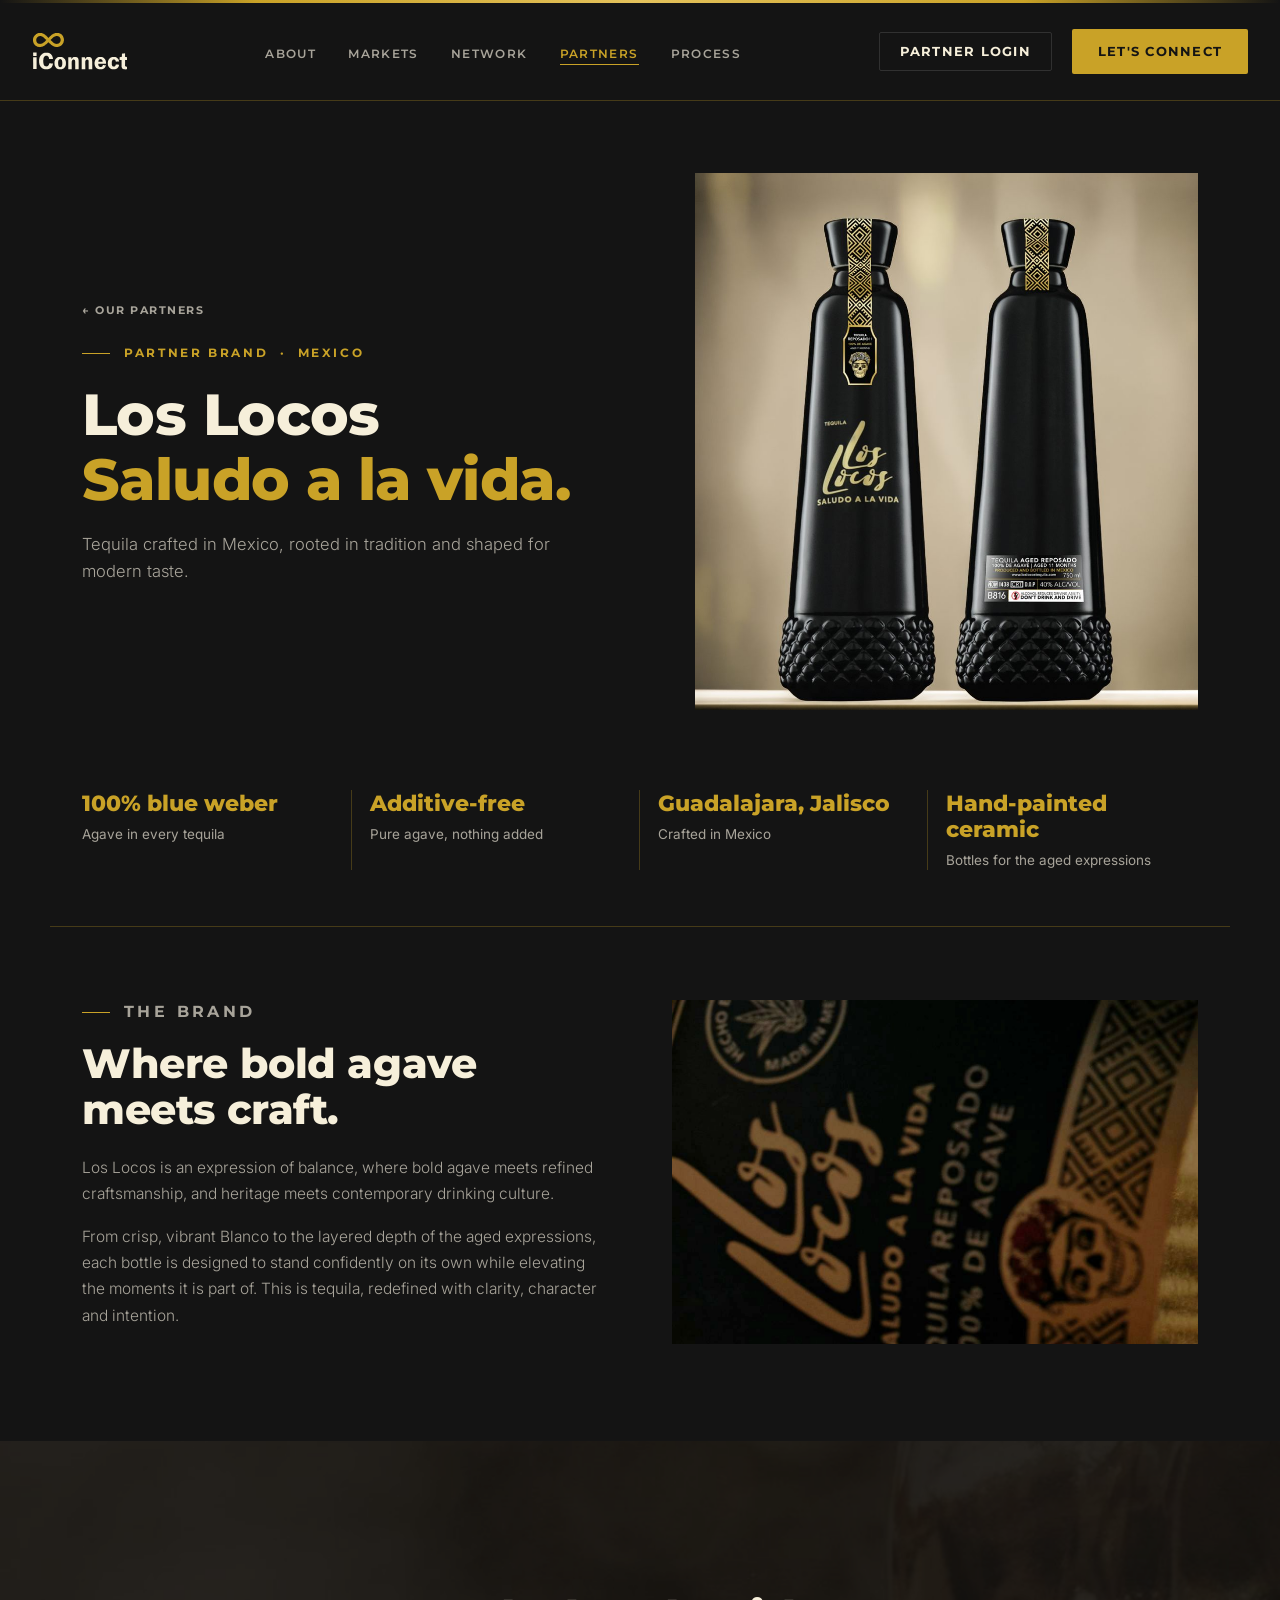
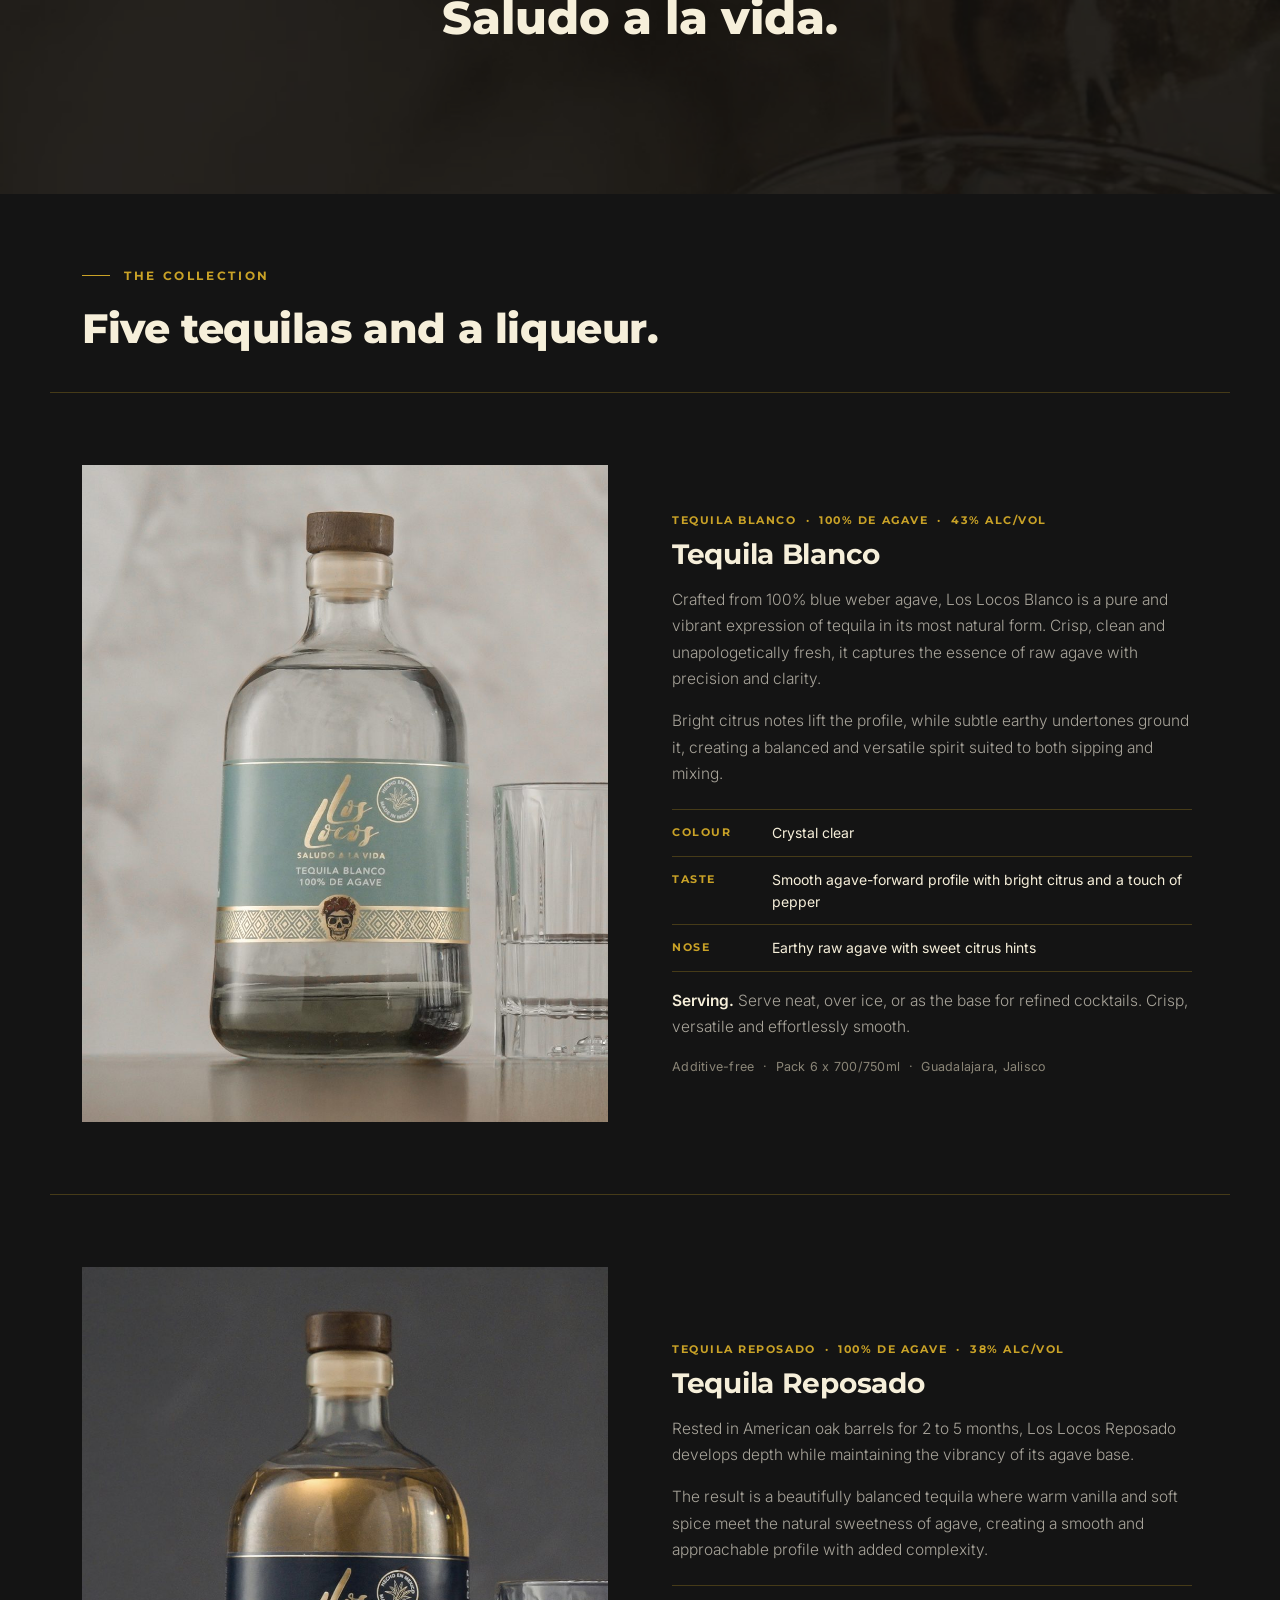
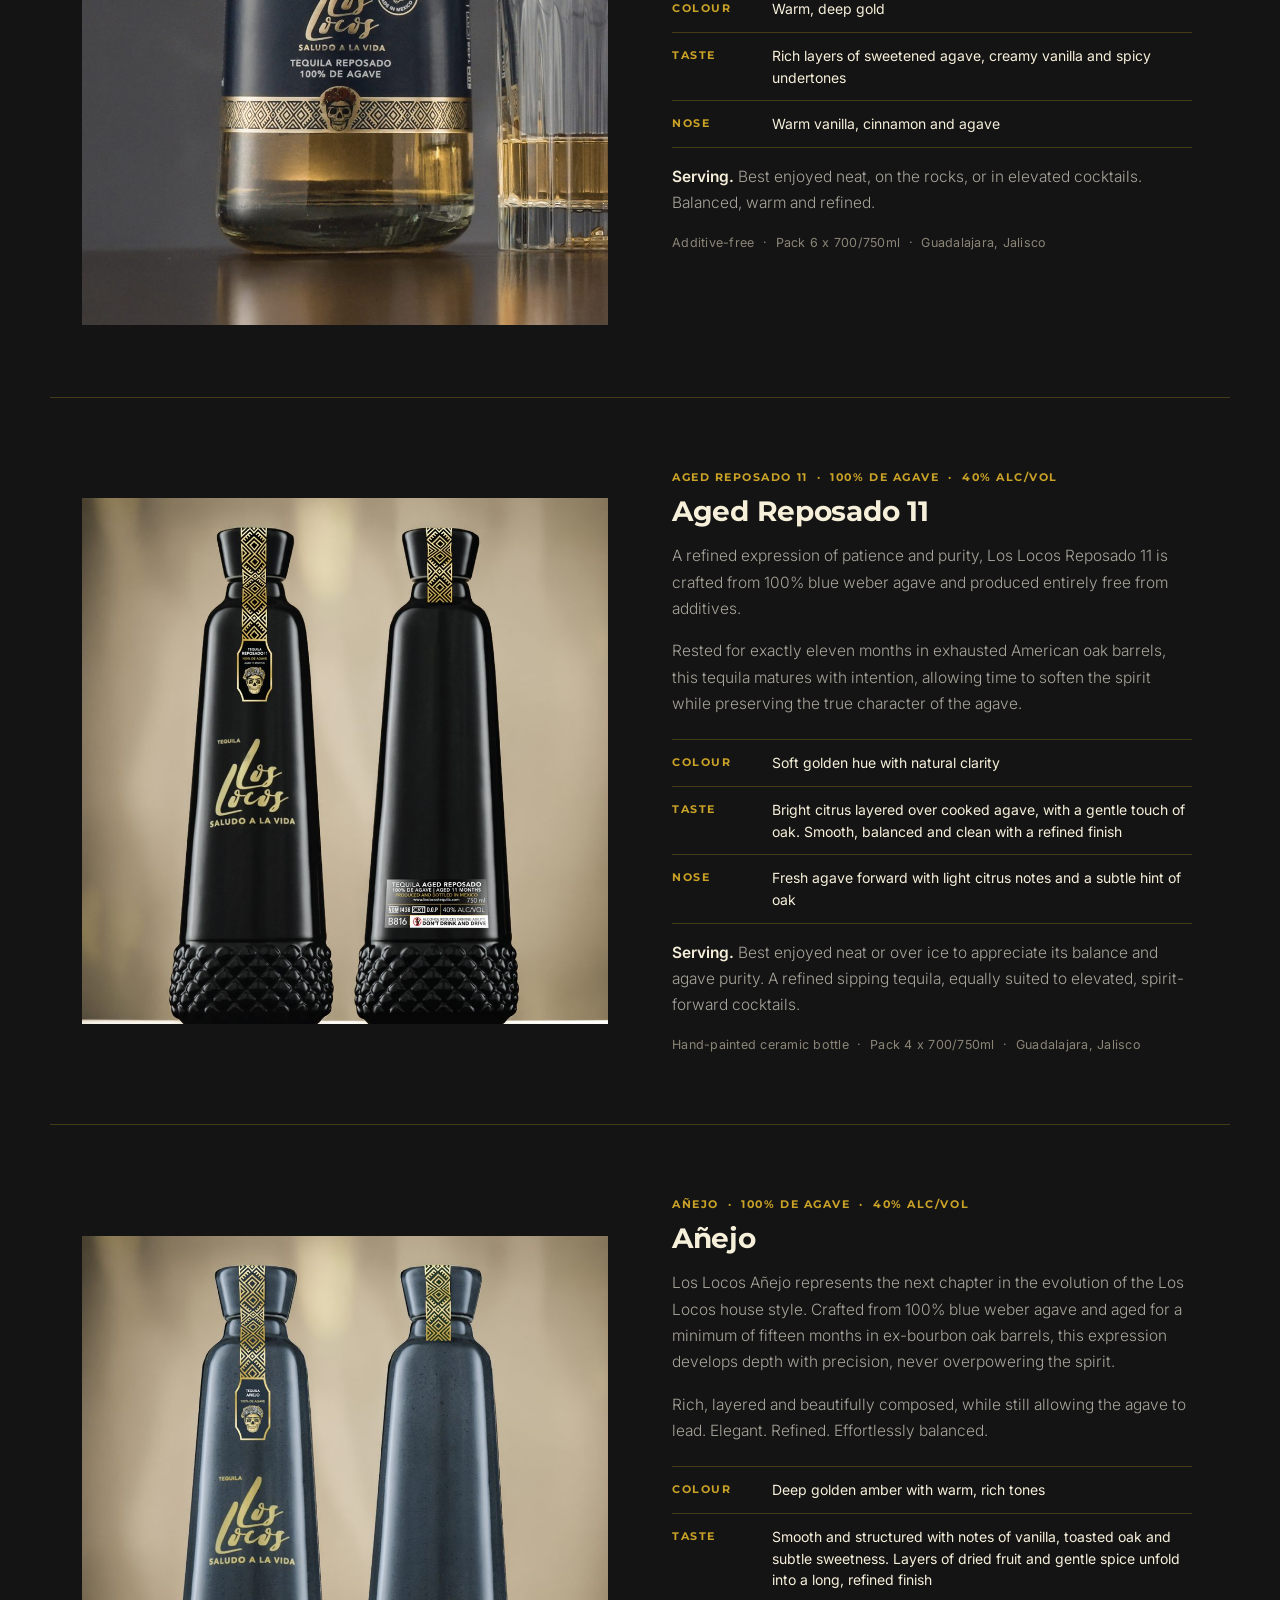
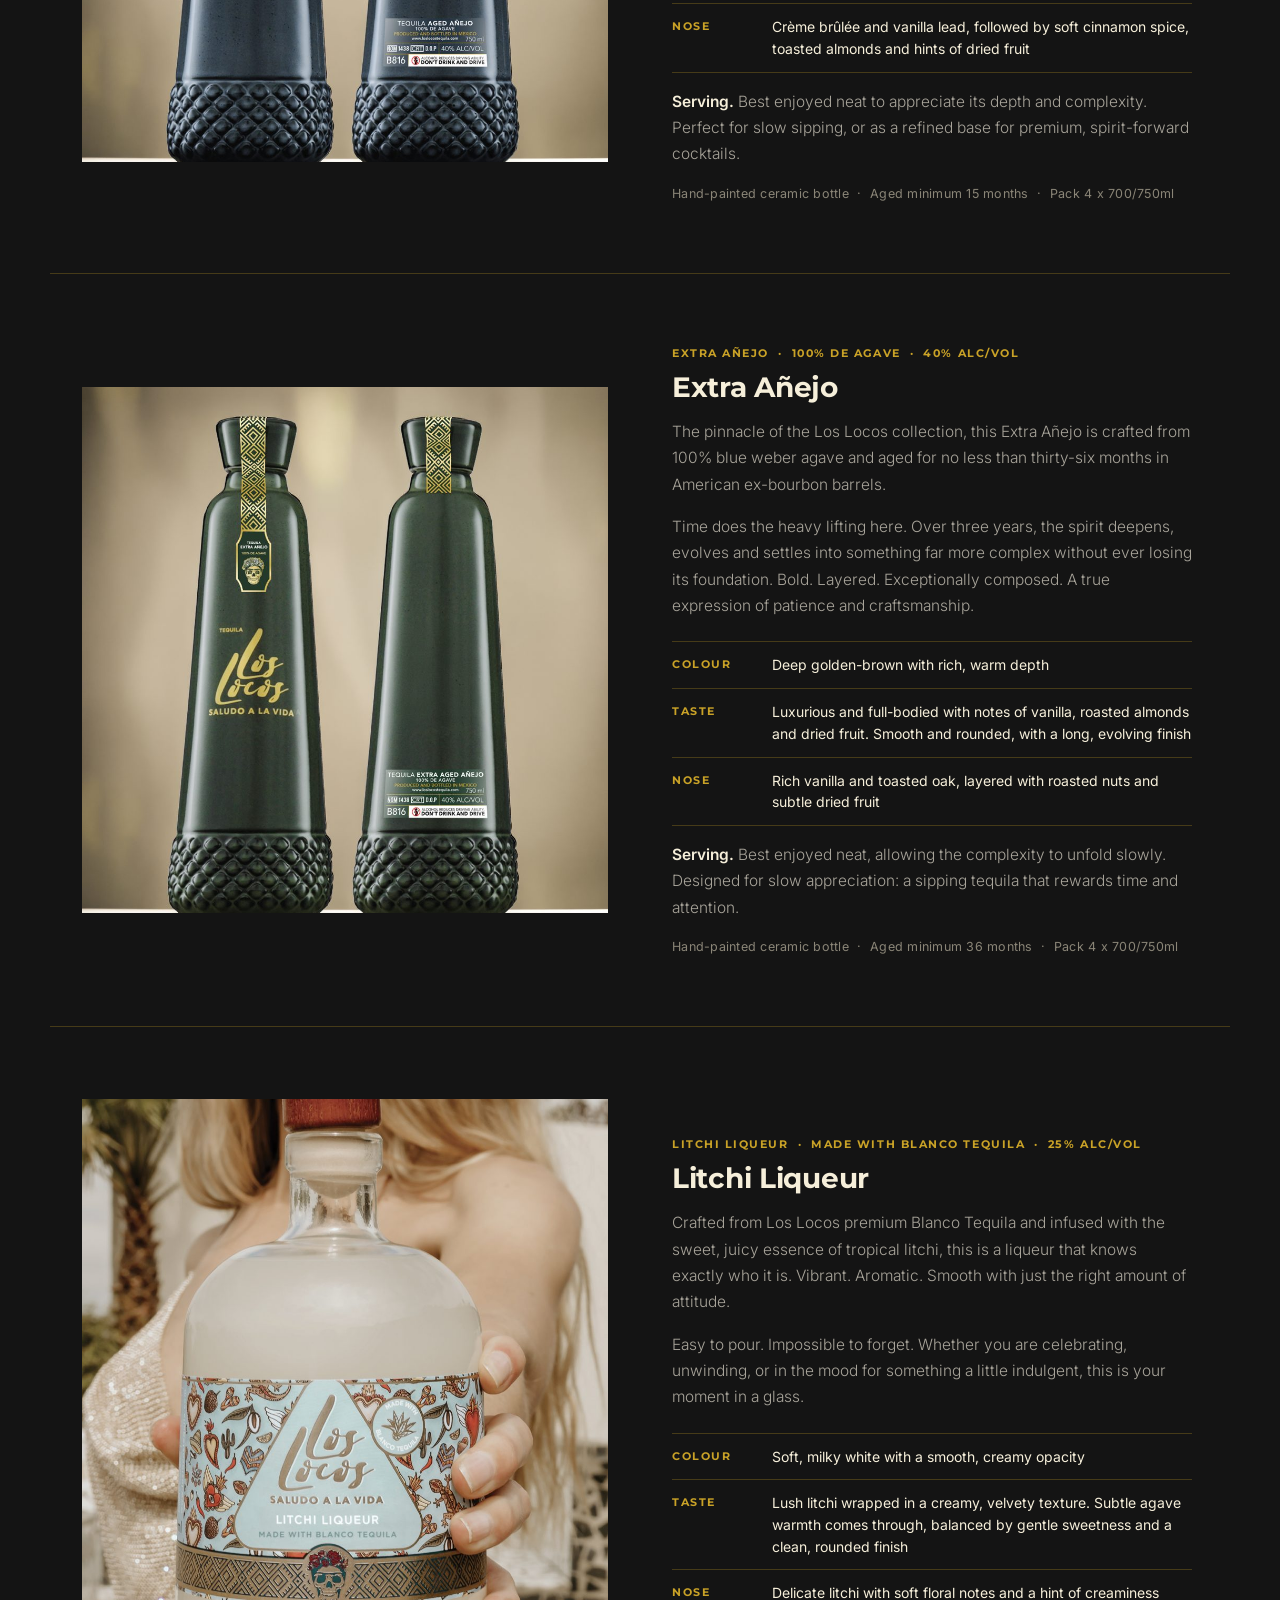
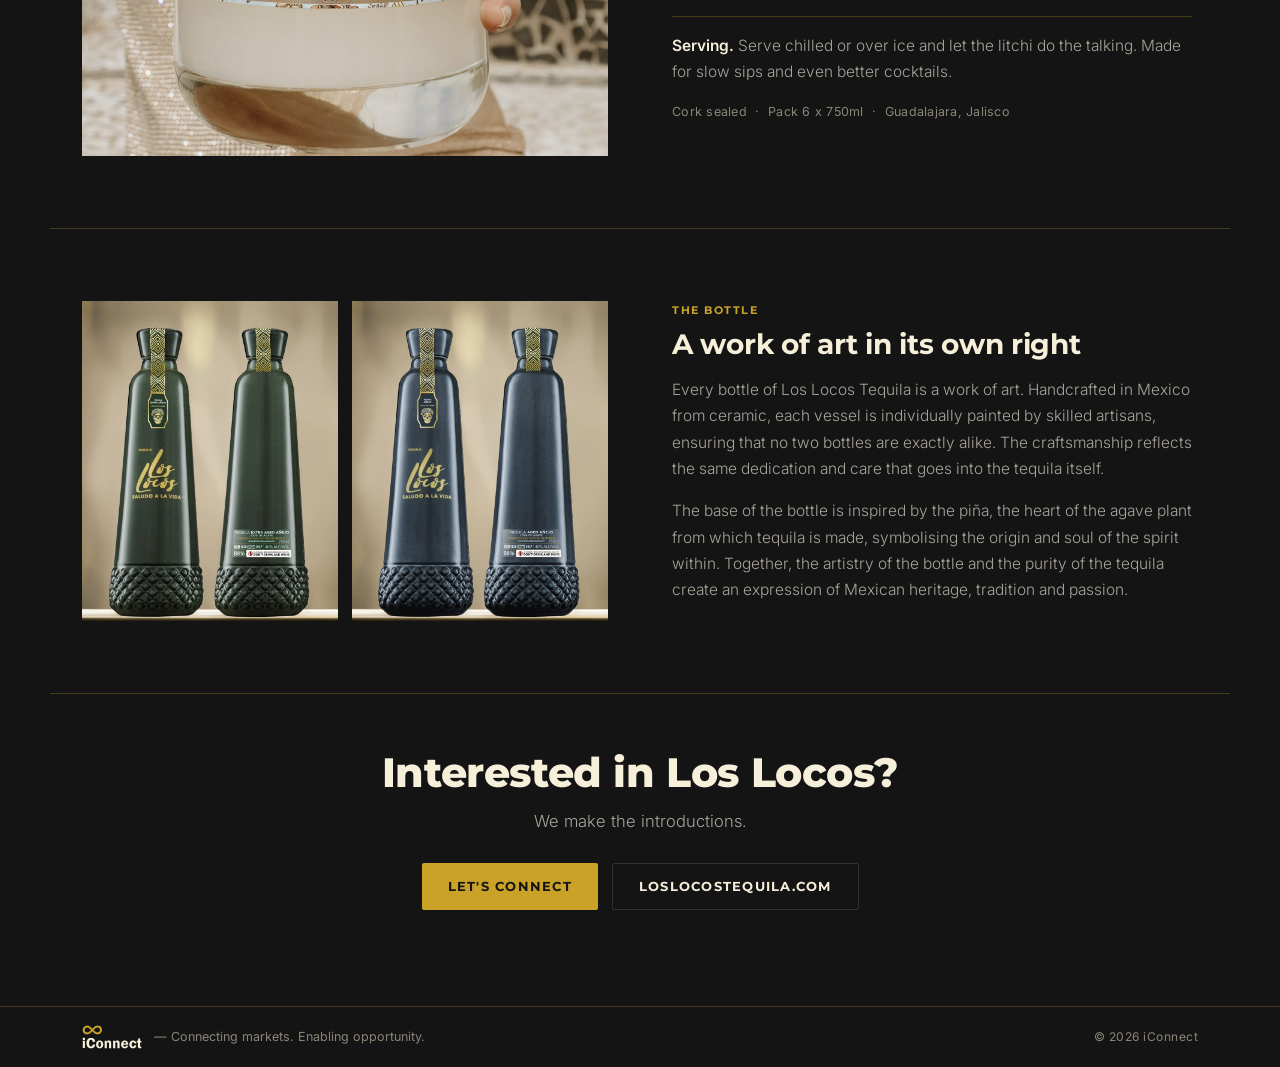
<file: los-locos.html>
<!DOCTYPE html>
<html lang="en">
<head>
<meta charset="UTF-8">
<meta name="viewport" content="width=device-width, initial-scale=1.0">
<title>Los Locos Tequila — iConnect</title>
<meta name="description" content="Los Locos: tequila crafted in Mexico from 100% blue weber agave. Blanco, Reposado, Añejo and Extra Añejo, plus a litchi liqueur.">
<link rel="icon" href="favicon.svg">
<link rel="preconnect" href="https://fonts.googleapis.com">
<link rel="preconnect" href="https://fonts.gstatic.com" crossorigin>
<link href="https://fonts.googleapis.com/css2?family=Inter:wght@300;400;500;600&family=Montserrat:wght@600;700;800;900&display=swap" rel="stylesheet">
<link rel="stylesheet" href="styles.css?v=57">
</head>
<body class="bg-black">
<svg style="position:absolute;width:0;height:0;overflow:hidden;" aria-hidden="true"><symbol id="icon-logo-lockup" viewBox="0 0 306.0 122.8"><path class="logo-icon-fill" d="M 22.5,3.3 C 22.4,3.5 22.3,3.5 21,3.5 C 19.7,3.5 19.5,3.6 19.4,3.8 C 19.3,4 19.1,4.1 18.8,4.1 C 18.6,4.1 18.4,4.1 18.3,4.3 C 18.2,4.5 18,4.6 17.5,4.6 C 17,4.6 16.8,4.6 16.7,4.8 C 16.6,5 16.5,5.1 16.2,5.1 C 16,5.1 15.8,5.2 15.7,5.4 C 15.6,5.5 15.4,5.6 15.2,5.6 C 14.9,5.6 14.7,5.8 14.4,6.2 C 14.1,6.5 13.8,6.7 13.6,6.7 C 13.4,6.7 13.1,6.9 12.8,7.2 C 12.5,7.5 12.2,7.8 12,7.8 C 11.6,7.8 7.2,12.1 7.2,12.5 C 7.2,12.7 7,13 6.7,13.3 C 6.3,13.6 6.2,13.9 6.2,14.1 C 6.2,14.3 6.1,14.5 5.9,14.6 C 5.7,14.7 5.6,14.9 5.6,15.2 C 5.6,15.4 5.5,15.6 5.4,15.7 C 5.2,15.8 5.1,16 5.1,16.2 C 5.1,16.5 5,16.6 4.8,16.7 C 4.7,16.8 4.6,17 4.6,17.3 C 4.6,17.5 4.5,17.7 4.3,17.8 C 4.1,17.9 4.1,18.1 4.1,18.6 C 4.1,19.1 4,19.3 3.8,19.4 C 3.6,19.5 3.5,19.7 3.5,21 C 3.5,22.3 3.5,22.4 3.3,22.5 C 3,22.7 3,22.8 3,25.5 C 3,28.1 3,28.2 3.3,28.4 C 3.5,28.5 3.5,28.6 3.5,30.2 C 3.5,31.8 3.6,31.9 3.8,32.1 C 4,32.2 4.1,32.3 4.1,32.8 C 4.1,33.4 4.1,33.5 4.3,33.6 C 4.5,33.7 4.6,33.9 4.6,34.4 C 4.6,34.9 4.6,35.1 4.8,35.2 C 5,35.3 5.1,35.5 5.1,35.8 C 5.1,36 5.2,36.2 5.4,36.3 C 5.5,36.4 5.6,36.6 5.6,36.8 C 5.6,37.1 5.7,37.2 5.9,37.3 C 6.1,37.4 6.2,37.6 6.2,37.8 C 6.2,38.1 6.3,38.3 6.7,38.7 C 7,38.9 7.2,39.2 7.2,39.4 C 7.2,39.8 11.1,43.7 11.5,43.7 C 11.7,43.7 12,43.9 12.2,44.2 C 12.6,44.6 12.8,44.7 13.1,44.7 C 13.3,44.7 13.5,44.8 13.6,45 C 13.7,45.2 13.8,45.3 14.1,45.3 C 14.3,45.3 14.5,45.4 14.6,45.5 C 14.7,45.7 14.9,45.8 15.1,45.8 C 15.4,45.8 15.6,45.9 15.9,46.3 C 16.4,46.8 16.4,46.8 17.3,46.8 C 18,46.8 18.2,46.9 18.3,47.1 C 18.4,47.3 18.6,47.4 19.4,47.4 C 20.2,47.4 20.3,47.4 20.4,47.6 C 20.6,47.9 20.7,47.9 22.3,47.9 C 23.9,47.9 24,47.9 24.1,48.2 C 24.2,48.4 24.4,48.4 24.9,48.4 C 25.4,48.4 25.6,48.4 25.7,48.2 C 25.8,47.9 26,47.9 27.3,47.9 C 28.6,47.9 28.8,47.9 28.9,47.6 C 29,47.4 29.2,47.4 30.2,47.4 C 31.3,47.4 31.4,47.3 31.5,47.1 C 31.6,46.9 31.8,46.8 32.6,46.8 C 33.4,46.8 33.5,46.8 33.6,46.6 C 33.7,46.4 33.9,46.3 34.2,46.3 C 34.4,46.3 34.6,46.2 34.7,46.1 C 34.8,45.9 35,45.8 35.2,45.8 C 35.5,45.8 35.7,45.7 35.8,45.5 C 35.8,45.4 36,45.3 36.3,45.3 C 36.5,45.3 36.7,45.2 36.8,45 C 36.9,44.8 37.1,44.7 37.3,44.7 C 37.6,44.7 37.8,44.6 38.1,44.2 C 38.5,43.7 38.7,43.7 39.2,43.7 C 39.7,43.7 39.8,43.6 40.5,42.9 C 41,42.4 41.4,42.1 41.6,42.1 C 41.7,42.1 42.2,41.7 42.9,41 C 43.5,40.4 44,40 44.2,40 C 44.4,40 45.7,38.8 48.2,36.3 C 50.6,33.8 51.9,32.6 52.1,32.6 C 52.3,32.6 53.1,33.3 54.5,34.7 C 56.1,36.3 56.7,36.8 57,36.8 C 57.3,36.9 57.4,36.9 57.4,37.3 C 57.5,37.7 57.5,37.8 57.9,37.8 C 58.1,37.9 58.7,38.3 60.1,39.7 C 61.3,41 62,41.6 62.2,41.6 C 62.4,41.6 62.7,41.9 63.2,42.4 C 63.8,42.9 64.1,43.1 64.3,43.1 C 64.5,43.1 64.7,43.3 64.8,43.4 C 64.9,43.6 65.1,43.7 65.3,43.7 C 65.6,43.7 65.8,43.8 66.1,44.2 C 66.5,44.6 66.7,44.7 66.9,44.7 C 67.2,44.7 67.4,44.8 67.5,45 C 67.5,45.2 67.7,45.3 68,45.3 C 68.2,45.3 68.4,45.4 68.5,45.5 C 68.6,45.7 68.8,45.8 69,45.8 C 69.3,45.8 69.5,45.9 69.6,46.1 C 69.7,46.2 69.8,46.3 70.1,46.3 C 70.3,46.3 70.5,46.4 70.6,46.6 C 70.7,46.8 70.9,46.8 71.7,46.8 C 72.5,46.8 72.6,46.9 72.7,47.1 C 72.9,47.3 73,47.4 73.8,47.4 C 74.6,47.4 74.7,47.4 74.8,47.6 C 75,47.9 75.1,47.9 78.8,47.9 C 82.5,47.9 82.6,47.9 82.8,47.6 C 82.9,47.4 83,47.4 83.8,47.4 C 84.6,47.4 84.8,47.3 84.9,47.1 C 85,46.9 85.2,46.8 85.9,46.8 C 86.7,46.8 86.9,46.8 87,46.6 C 87.1,46.4 87.3,46.3 87.5,46.3 C 87.8,46.3 88,46.2 88.1,46.1 C 88.1,45.9 88.3,45.8 88.6,45.8 C 88.8,45.8 89,45.7 89.1,45.5 C 89.2,45.4 89.4,45.3 89.6,45.3 C 89.9,45.3 90.1,45.2 90.2,45 C 90.3,44.8 90.4,44.7 90.7,44.7 C 90.9,44.7 91.2,44.6 91.5,44.2 C 91.8,43.9 92.1,43.7 92.3,43.7 C 92.7,43.7 97.6,38.8 97.6,38.4 C 97.6,38.2 97.8,37.9 98.1,37.6 C 98.5,37.3 98.6,37 98.6,36.8 C 98.6,36.6 98.7,36.4 98.9,36.3 C 99.1,36.2 99.1,36 99.1,35.8 C 99.1,35.5 99.2,35.3 99.4,35.2 C 99.6,35.1 99.7,34.9 99.7,34.7 C 99.7,34.4 99.8,34.3 99.9,34.2 C 100.2,34.1 100.2,33.9 100.2,33.4 C 100.2,32.9 100.3,32.7 100.5,32.6 C 100.7,32.5 100.7,32.3 100.7,31.5 C 100.7,30.7 100.8,30.6 101,30.5 C 101.2,30.4 101.3,30.2 101.3,29.7 C 101.3,29.2 101.3,29 101.5,28.9 C 101.8,28.8 101.8,28.6 101.8,25.5 C 101.8,22.3 101.8,22.2 101.5,22 C 101.3,21.9 101.3,21.7 101.3,20.7 C 101.3,19.7 101.2,19.5 101,19.4 C 100.8,19.3 100.7,19.1 100.7,18.8 C 100.7,18.6 100.6,18.4 100.5,18.3 C 100.2,18.2 100.2,18 100.2,17.3 C 100.2,16.5 100.2,16.3 99.9,16.2 C 99.8,16.1 99.7,15.9 99.7,15.7 C 99.7,15.4 99.6,15.2 99.4,15.2 C 99.2,15.1 99.1,14.9 99.1,14.6 C 99.1,14.4 99.1,14.2 98.9,14.1 C 98.7,14 98.6,13.8 98.6,13.6 C 98.6,13.3 98.5,13.1 98.4,13 C 98.2,13 98.1,12.8 98.1,12.6 C 98.1,12.3 97.9,12 97.3,11.5 C 96.8,11 96.5,10.6 96.5,10.4 C 96.5,10 94.8,8.3 94.4,8.3 C 94.2,8.3 93.8,8 93.3,7.5 C 92.8,7 92.5,6.7 92.3,6.7 C 92.1,6.7 91.8,6.5 91.5,6.2 C 91.2,5.8 90.9,5.6 90.7,5.6 C 90.4,5.6 90.3,5.5 90.2,5.4 C 90.1,5.2 89.9,5.1 89.4,5.1 C 88.9,5.1 88.7,5.1 88.6,4.8 C 88.5,4.7 88.3,4.6 88.1,4.6 C 87.8,4.6 87.6,4.5 87.5,4.3 C 87.4,4.1 87.2,4.1 87,4.1 C 86.7,4.1 86.6,4 86.5,3.8 C 86.3,3.6 86.2,3.5 84.6,3.5 C 83,3.5 82.9,3.5 82.8,3.3 C 82.6,3 82.5,3 79.6,3 C 76.7,3 76.6,3 76.4,3.3 C 76.3,3.5 76.2,3.5 74.8,3.5 C 73.5,3.5 73.4,3.6 73.3,3.8 C 73.2,4 73,4.1 72.7,4.1 C 72.5,4.1 72.3,4.1 72.2,4.3 C 72.1,4.5 71.9,4.6 71.4,4.6 C 70.9,4.6 70.7,4.6 70.6,4.8 C 70.5,5.1 70.3,5.1 69.8,5.1 C 69.3,5.1 69.1,5.2 69,5.4 C 68.9,5.5 68.8,5.6 68.5,5.6 C 68.3,5.6 68,5.8 67.7,6.2 C 67.3,6.6 67.2,6.7 66.7,6.7 C 66.1,6.7 66,6.8 65.6,7.2 C 65.3,7.6 65,7.8 64.8,7.8 C 64.6,7.8 64.3,7.9 64,8.3 C 63.7,8.6 63.4,8.8 63.3,8.8 C 63,8.8 62.6,9.1 61.9,9.9 C 61.3,10.5 60.8,10.9 60.6,10.9 C 60.4,10.9 59.4,11.9 57.4,13.8 C 55.2,16 54.5,16.7 54.2,16.8 C 53.9,16.8 53.8,16.9 53.7,17.2 C 53.7,17.4 53.5,17.8 53.1,18.2 L 52.4,18.9 L 48.7,15.2 C 46.2,12.6 44.9,11.5 44.7,11.5 C 44.5,11.5 44,11 43.1,10.1 C 42.2,9.2 41.8,8.8 41.5,8.8 C 41.3,8.8 41.1,8.7 41,8.5 C 41,8.4 40.8,8.3 40.6,8.3 C 40.3,8.3 40,8.1 39.5,7.5 C 38.9,6.9 38.6,6.7 38.3,6.7 C 38.1,6.7 37.9,6.6 37.9,6.4 C 37.8,6.3 37.6,6.2 37.3,6.2 C 37.1,6.2 36.9,6.1 36.8,5.9 C 36.7,5.7 36.5,5.6 36.3,5.6 C 36,5.6 35.8,5.5 35.8,5.4 C 35.7,5.2 35.5,5.1 35.2,5.1 C 35,5.1 34.8,5 34.7,4.8 C 34.6,4.6 34.4,4.6 33.9,4.6 C 33.4,4.6 33.2,4.5 33.1,4.3 C 33,4.1 32.8,4.1 32.6,4.1 C 32.3,4.1 32.1,4 32.1,3.8 C 31.9,3.6 31.8,3.5 30.2,3.5 C 28.6,3.5 28.5,3.5 28.4,3.3 C 28.2,3 28.1,3 25.5,3 C 22.8,3 22.7,3 22.5,3.3 M 28.4,13.3 C 28.5,13.5 28.6,13.6 29.7,13.6 C 30.7,13.6 30.9,13.6 31,13.8 C 31.1,14 31.3,14.1 31.5,14.1 C 31.8,14.1 32,14.2 32.1,14.4 C 32.1,14.5 32.3,14.6 32.6,14.6 C 32.8,14.6 33,14.7 33.1,14.9 C 33.2,15 33.4,15.2 33.6,15.2 C 33.9,15.2 34.1,15.3 34.4,15.7 C 34.7,16 35,16.2 35.2,16.2 C 35.4,16.2 35.7,16.4 36,16.7 C 36.3,17.1 36.6,17.3 36.8,17.3 C 37,17.3 38,18.1 40.2,20.4 C 42.3,22.5 43.5,23.6 43.7,23.6 C 43.8,23.6 44.2,23.9 44.6,24.3 C 45.2,24.8 45.3,25 45.3,25.5 C 45.3,26 45.2,26.1 42,29.3 C 39.6,31.6 38.6,32.6 38.4,32.6 C 38.2,32.6 37.9,32.8 37.6,33.1 C 37.3,33.4 37,33.6 36.8,33.6 C 36.6,33.6 36.3,33.9 35.8,34.4 C 35.2,35 34.9,35.2 34.6,35.2 C 34.4,35.2 34.2,35.3 34.2,35.5 C 34.1,35.7 33.9,35.8 33.6,35.8 C 33.4,35.8 33.2,35.8 33.1,36 C 33,36.2 32.8,36.3 32.6,36.3 C 32.3,36.3 32.1,36.4 32.1,36.5 C 32,36.8 31.8,36.8 31.3,36.8 C 30.7,36.8 30.6,36.9 30.5,37.1 C 30.4,37.2 30.2,37.3 29.9,37.3 C 29.7,37.3 29.5,37.4 29.4,37.6 C 29.3,37.9 29.1,37.9 25.5,37.9 C 21.8,37.9 21.6,37.9 21.5,37.6 C 21.4,37.4 21.2,37.3 21,37.3 C 20.7,37.3 20.5,37.2 20.4,37.1 C 20.3,36.9 20.2,36.8 19.9,36.8 C 19.7,36.8 19.5,36.7 19.4,36.5 C 19.3,36.4 19.1,36.3 18.9,36.3 C 18.4,36.3 15.2,33 15.2,32.5 C 15.2,32.3 15,32.1 14.9,32.1 C 14.7,32 14.6,31.8 14.6,31.5 C 14.6,31.3 14.5,31.1 14.4,31 C 14.1,30.9 14.1,30.7 14.1,29.9 C 14.1,29.2 14.1,29 13.8,28.9 C 13.6,28.8 13.6,28.6 13.6,25.7 C 13.6,22.8 13.6,22.7 13.8,22.5 C 14.1,22.4 14.1,22.3 14.1,21.5 C 14.1,20.7 14.1,20.6 14.4,20.4 C 14.5,20.3 14.6,20.2 14.6,19.9 C 14.6,19.7 14.8,19.4 15.2,19.1 C 15.5,18.8 15.7,18.5 15.7,18.3 C 15.7,17.9 18.5,15.2 18.9,15.2 C 19.1,15.2 19.4,14.9 19.6,14.6 C 20.1,14.1 20.2,14.1 20.7,14.1 C 21.2,14.1 21.4,14 21.5,13.8 C 21.6,13.6 21.8,13.6 22.5,13.6 C 23.3,13.6 23.5,13.5 23.6,13.3 C 23.7,13.1 23.9,13 26,13 C 28.1,13 28.2,13.1 28.4,13.3 M 81.7,13.3 C 81.8,13.5 82,13.6 82.8,13.6 C 83.6,13.6 83.7,13.6 83.8,13.8 C 83.9,14 84.1,14.1 84.4,14.1 C 84.6,14.1 84.8,14.2 84.9,14.4 C 85,14.5 85.2,14.6 85.4,14.6 C 85.7,14.6 85.8,14.7 85.9,14.9 C 86,15 86.2,15.2 86.4,15.2 C 86.9,15.2 88.6,16.9 88.6,17.3 C 88.6,17.5 88.8,17.8 89.1,18.1 C 89.5,18.4 89.6,18.6 89.6,18.9 C 89.6,19.1 89.7,19.3 89.9,19.4 C 90.1,19.5 90.2,19.7 90.2,20.2 C 90.2,20.7 90.2,20.9 90.4,21 C 90.6,21.1 90.7,21.2 90.7,21.8 C 90.7,22.3 90.7,22.4 91,22.5 C 91.2,22.7 91.2,22.8 91.2,25.5 C 91.2,28.1 91.2,28.2 91,28.4 C 90.8,28.5 90.7,28.6 90.7,28.9 C 90.7,29.1 90.6,29.3 90.4,29.4 C 90.2,29.5 90.2,29.7 90.2,30.5 C 90.2,31.3 90.1,31.4 89.9,31.5 C 89.7,31.6 89.6,31.8 89.6,32 C 89.6,32.4 86.4,35.8 85.9,35.8 C 85.7,35.8 85.4,36 85.1,36.3 C 84.7,36.8 84.6,36.8 84.1,36.8 C 83.6,36.8 83.4,36.9 83.3,37.1 C 83.2,37.2 83,37.3 82.8,37.3 C 82.5,37.3 82.3,37.4 82.2,37.6 C 82.1,37.9 82,37.9 78.5,37.9 C 75.1,37.9 75,37.9 74.8,37.6 C 74.8,37.4 74.6,37.3 74.3,37.3 C 74.1,37.3 73.9,37.2 73.8,37.1 C 73.7,36.9 73.5,36.8 73,36.8 C 72.5,36.8 72.3,36.8 72.2,36.5 C 72.1,36.4 71.9,36.3 71.7,36.3 C 71.5,36.3 71.2,36.1 70.9,35.8 C 70.6,35.4 70.3,35.2 70.1,35.2 C 69.8,35.2 69.7,35.1 69.6,35 C 69.5,34.8 69.3,34.7 69.1,34.7 C 68.8,34.7 68.5,34.4 67.7,33.6 C 67.1,33 66.6,32.6 66.4,32.6 C 66.2,32.6 65,31.4 62.6,29 L 59,25.5 L 62.3,22.2 C 64.5,19.9 65.7,18.8 65.9,18.8 C 66.1,18.8 66.5,18.5 67.2,17.8 C 67.9,17 68.3,16.7 68.6,16.7 C 68.8,16.7 69,16.6 69,16.5 C 69.1,16.3 69.3,16.2 69.5,16.2 C 69.8,16.2 70,16 70.4,15.7 C 70.7,15.3 70.9,15.2 71.2,15.2 C 71.4,15.2 71.6,15 71.7,14.9 C 71.8,14.7 72,14.6 72.2,14.6 C 72.5,14.6 72.6,14.5 72.7,14.4 C 72.8,14.1 73,14.1 73.5,14.1 C 74,14.1 74.2,14 74.3,13.8 C 74.4,13.6 74.6,13.6 75.4,13.6 C 76.2,13.6 76.3,13.5 76.4,13.3 C 76.6,13.1 76.7,13 79.1,13 C 81.4,13 81.6,13.1 81.7,13.3"/><path d="M 3.6,65.5 C 3.6,65.6 3.5,68.1 3.6,71 L 3.6,76.4 L 9.1,76.4 L 14.6,76.4 L 14.6,70.9 L 14.6,65.4 L 9.1,65.4 C 4.8,65.3 3.6,65.4 3.6,65.5 M 41.6,66.1 C 41.4,66.4 41.3,66.4 40.2,66.4 C 39.2,66.4 39,66.4 38.9,66.7 C 38.8,66.9 38.6,66.9 38.1,66.9 C 37.6,66.9 37.4,67 37.3,67.2 C 37.2,67.4 37.1,67.5 36.8,67.5 C 36.6,67.5 36.4,67.5 36.3,67.7 C 36.2,67.9 36,68 35.8,68 C 35.5,68 35.3,68.1 35.2,68.2 C 35.1,68.4 34.9,68.5 34.7,68.5 C 34.4,68.5 34.3,68.6 34.2,68.8 C 34.1,68.9 33.9,69 33.7,69 C 33.4,69 33.1,69.3 32.6,69.8 C 32.1,70.3 31.7,70.6 31.5,70.6 C 31.2,70.6 28.4,73.4 28.4,73.8 C 28.4,74 28,74.4 27.6,74.8 C 27,75.4 26.8,75.7 26.8,76 C 26.8,76.2 26.7,76.4 26.5,76.4 C 26.3,76.5 26.2,76.7 26.2,77 C 26.2,77.2 26.2,77.4 26,77.5 C 25.8,77.6 25.7,77.8 25.7,78 C 25.7,78.3 25.6,78.5 25.5,78.5 C 25.3,78.6 25.2,78.8 25.2,79.1 C 25.2,79.3 25.1,79.5 24.9,79.6 C 24.8,79.7 24.7,79.9 24.7,80.1 C 24.7,80.4 24.6,80.6 24.4,80.7 C 24.2,80.8 24.1,80.9 24.1,81.5 C 24.1,82 24.1,82.1 23.9,82.2 C 23.6,82.4 23.6,82.5 23.6,83.3 C 23.6,84.1 23.6,84.2 23.3,84.4 C 23.1,84.5 23.1,84.6 23.1,85.7 C 23.1,86.7 23,86.9 22.8,87 C 22.6,87.1 22.5,87.3 22.5,92.5 C 22.5,97.8 22.6,98 22.8,98.1 C 23,98.2 23.1,98.4 23.1,99.7 C 23.1,101 23.1,101.1 23.3,101.3 C 23.6,101.4 23.6,101.5 23.6,102.3 C 23.6,103.1 23.6,103.3 23.9,103.4 C 24.1,103.5 24.1,103.7 24.1,104.2 C 24.1,104.7 24.2,104.9 24.4,105 C 24.6,105.1 24.7,105.2 24.7,105.5 C 24.7,105.7 24.8,105.9 24.9,106 C 25.1,106.1 25.2,106.3 25.2,106.5 C 25.2,106.8 25.3,107 25.5,107.1 C 25.6,107.2 25.7,107.3 25.7,107.6 C 25.7,107.9 25.8,108 26,108.1 C 26.1,108.2 26.2,108.4 26.2,108.6 C 26.2,108.9 26.4,109.1 26.8,109.4 C 27.1,109.7 27.3,110 27.3,110.2 C 27.3,110.4 27.6,110.8 28.1,111.3 C 28.6,111.8 28.9,112.2 28.9,112.4 C 28.9,112.7 29.6,113.4 29.9,113.4 C 30.1,113.4 30.6,113.8 31.3,114.5 C 32,115.2 32.4,115.5 32.6,115.5 C 32.8,115.5 33.1,115.7 33.4,116.1 C 33.7,116.4 33.9,116.6 34.2,116.6 C 34.4,116.6 34.6,116.7 34.7,116.8 C 34.8,117 35,117.1 35.2,117.1 C 35.5,117.1 35.7,117.2 35.8,117.4 C 35.8,117.5 36,117.6 36.3,117.6 C 36.5,117.6 36.7,117.7 36.8,117.9 C 36.9,118.1 37.1,118.2 37.6,118.2 C 38.1,118.2 38.3,118.2 38.4,118.4 C 38.5,118.7 38.7,118.7 39.5,118.7 C 40.2,118.7 40.4,118.7 40.5,119 C 40.6,119.2 40.8,119.2 45.5,119.2 C 50.3,119.2 50.4,119.2 50.5,119 C 50.7,118.7 50.8,118.7 51.6,118.7 C 52.4,118.7 52.5,118.7 52.7,118.4 C 52.8,118.2 52.9,118.2 53.5,118.2 C 54,118.2 54.1,118.1 54.2,117.9 C 54.3,117.7 54.5,117.6 54.8,117.6 C 55,117.6 55.2,117.5 55.3,117.4 C 55.4,117.2 55.6,117.1 56.1,117.1 C 56.6,117.1 56.7,117.1 57.1,116.6 C 57.5,116.2 57.7,116.1 57.9,116.1 C 58.2,116.1 58.4,115.9 58.7,115.5 C 59,115.2 59.3,115 59.5,115 C 59.9,115 62.2,112.7 62.2,112.3 C 62.2,112.2 62.5,111.8 63,111.3 C 63.5,110.8 63.8,110.4 63.8,110.2 C 63.8,110 63.9,109.8 64,109.7 C 64.2,109.6 64.3,109.4 64.3,109.2 C 64.3,108.9 64.4,108.7 64.5,108.7 C 64.7,108.6 64.8,108.4 64.8,108.1 C 64.8,107.9 64.9,107.7 65.1,107.6 C 65.3,107.5 65.3,107.3 65.3,106.8 C 65.3,106.3 65.4,106.1 65.6,106 C 65.8,105.9 65.9,105.7 65.9,105.2 C 65.9,104.7 65.9,104.5 66.1,104.4 C 66.4,104.3 66.4,104.2 66.4,103.1 C 66.4,102.1 66.4,101.9 66.7,101.8 C 66.9,101.7 66.9,101.5 66.9,101.2 C 66.9,100.8 66.8,100.8 66.2,100.8 C 65.6,100.7 65.4,100.7 65.3,100.5 C 65.2,100.2 65,100.2 60.8,100.2 C 56.6,100.2 56.5,100.2 56.4,99.9 C 56.2,99.7 56.1,99.7 55.8,99.7 C 55.4,99.7 55.4,99.8 55.3,100.2 C 55.3,100.4 55.2,100.7 55,100.7 C 54.8,100.8 54.8,101 54.8,101.5 C 54.8,102 54.7,102.2 54.5,102.3 C 54.3,102.4 54.2,102.6 54.2,103.1 C 54.2,103.6 54.2,103.8 54,103.9 C 53.8,104 53.7,104.2 53.7,104.4 C 53.7,104.7 53.6,104.9 53.5,105 C 53.3,105 53.2,105.2 53.2,105.4 C 53.2,105.9 50.4,108.7 50,108.7 C 49.8,108.7 49.6,108.8 49.5,108.9 C 49.4,109.1 49.2,109.2 48.7,109.2 C 48.2,109.2 48,109.2 47.9,109.4 C 47.8,109.7 47.6,109.7 45.8,109.7 C 44,109.7 43.8,109.7 43.7,109.4 C 43.6,109.2 43.4,109.2 42.9,109.2 C 42.4,109.2 42.2,109.1 42.1,108.9 C 42,108.7 41.8,108.7 41.6,108.7 C 41.3,108.7 41.1,108.6 41,108.4 C 41,108.2 40.8,108.1 40.6,108.1 C 40.1,108.1 38.9,106.9 38.9,106.5 C 38.9,106.3 38.7,106 38.4,105.8 C 38,105.4 37.9,105.2 37.9,104.9 C 37.9,104.7 37.8,104.5 37.6,104.4 C 37.4,104.3 37.3,104.2 37.3,103.6 C 37.3,103.1 37.3,103 37.1,102.8 C 36.8,102.7 36.8,102.6 36.8,101.8 C 36.8,101 36.8,100.9 36.5,100.7 C 36.3,100.6 36.3,100.5 36.3,98.9 C 36.3,97.3 36.3,97.2 36,97 C 35.8,96.9 35.8,96.8 35.8,93.1 C 35.8,89.4 35.8,89.2 36,89.1 C 36.3,89 36.3,88.8 36.3,87 C 36.3,85.2 36.3,85 36.5,84.9 C 36.8,84.8 36.8,84.6 36.8,83.8 C 36.8,83 36.8,82.9 37.1,82.8 C 37.2,82.7 37.3,82.5 37.3,82.2 C 37.3,82 37.4,81.8 37.6,81.7 C 37.8,81.6 37.9,81.4 37.9,80.9 C 37.9,80.4 37.9,80.3 38.4,79.9 C 38.7,79.6 38.9,79.3 38.9,79.1 C 38.9,78.7 40.7,77 41.1,77 C 41.3,77 41.5,76.9 41.6,76.7 C 41.7,76.5 41.8,76.4 42.1,76.4 C 42.3,76.4 42.5,76.3 42.6,76.2 C 42.8,75.9 42.9,75.9 45.8,75.9 C 48.7,75.9 48.8,75.9 49,76.2 C 49,76.3 49.2,76.4 49.4,76.4 C 49.9,76.4 52.7,79.2 52.7,79.7 C 52.7,79.9 52.8,80.1 52.9,80.1 C 53.1,80.2 53.2,80.4 53.2,80.9 C 53.2,81.4 53.2,81.6 53.5,81.7 C 53.7,81.8 53.7,82 53.7,82.8 C 53.7,83.6 53.8,83.7 54,83.8 C 54.2,83.9 54.2,84.1 54.3,85.2 L 54.3,86.4 L 58.2,86.4 C 61.9,86.5 62,86.5 62.2,86.2 C 62.3,86 62.5,85.9 64.6,85.9 L 66.9,85.9 L 66.9,85.2 C 66.9,84.6 66.9,84.5 66.7,84.4 C 66.4,84.2 66.4,84.1 66.4,83 C 66.4,82 66.4,81.8 66.1,81.7 C 65.9,81.6 65.9,81.4 65.9,80.7 C 65.9,79.9 65.8,79.7 65.6,79.6 C 65.4,79.5 65.3,79.3 65.3,78.8 C 65.3,78.3 65.3,78.1 65.1,78 C 64.9,77.9 64.8,77.7 64.8,77.5 C 64.8,77.2 64.7,77.1 64.5,77 C 64.4,76.9 64.3,76.7 64.3,76.4 C 64.3,76.2 64.2,76 64,75.9 C 63.8,75.8 63.8,75.6 63.8,75.4 C 63.8,75.1 63.7,74.9 63.5,74.8 C 63.3,74.8 63.2,74.6 63.2,74.4 C 63.2,74.1 63,73.8 62.4,73.3 C 61.9,72.8 61.6,72.4 61.6,72.2 C 61.6,71.8 59.9,70.1 59.5,70.1 C 59.3,70.1 59,69.9 58.7,69.6 C 58.4,69.2 58.2,69 57.9,69 C 57.7,69 57.5,68.9 57.1,68.5 C 56.8,68.1 56.6,68 56.3,68 C 56.1,68 55.9,67.9 55.8,67.7 C 55.7,67.5 55.6,67.5 55,67.5 C 54.5,67.5 54.3,67.4 54.2,67.2 C 54.1,67 54,66.9 53.5,66.9 C 52.9,66.9 52.8,66.9 52.7,66.7 C 52.5,66.4 52.4,66.4 51.1,66.4 C 49.8,66.4 49.6,66.4 49.5,66.1 C 49.4,65.9 49.2,65.9 45.5,65.9 C 41.8,65.9 41.7,65.9 41.6,66.1 M 294.6,68.2 C 294.5,68.5 294.4,68.5 291.4,68.5 C 288.6,68.5 288.4,68.5 288.3,68.8 C 288.2,68.9 288,69 287.8,69 C 287.6,69 287.3,69.2 287.1,69.4 L 286.7,69.8 L 286.7,73.1 C 286.7,76.1 286.7,76.3 286.4,76.4 C 286.2,76.6 286.2,76.7 286.1,78.3 L 286.1,80.1 L 282.7,80.1 L 279.4,80.2 L 279.4,84.6 L 279.4,89 L 282.5,89.1 L 285.6,89.2 L 285.6,100.4 C 285.6,111.5 285.6,111.7 285.9,111.8 C 286.1,111.9 286.2,112.1 286.2,112.6 C 286.2,113.1 286.2,113.3 286.4,113.4 C 286.6,113.5 286.7,113.7 286.7,114.2 C 286.7,114.7 286.7,114.9 287.2,115.3 C 287.5,115.6 287.7,115.8 287.7,116 C 287.7,116.4 288.4,117.1 288.8,117.1 C 289,117.1 289.3,117.3 289.6,117.6 C 290,118.1 290.1,118.2 290.7,118.2 C 291.2,118.2 291.3,118.2 291.4,118.4 C 291.5,118.6 291.7,118.7 292.2,118.7 C 292.8,118.7 292.9,118.7 293,119 C 293.2,119.2 293.3,119.2 295.1,119.2 C 297,119.2 297.1,119.2 297.3,119.5 C 297.5,119.9 298.6,119.9 298.8,119.5 C 299,119.2 299.1,119.2 301,119.2 L 303,119.2 L 303,115 L 303,110.8 L 301.8,110.8 C 300.7,110.8 300.5,110.7 300.4,110.5 C 300.3,110.3 300.1,110.2 299.4,110.2 C 298.6,110.2 298.6,110.2 297.9,109.6 C 297.5,109.1 297.3,108.8 297.3,108.6 C 297.3,108.4 297.1,108.2 297,108.1 C 296.7,108 296.7,107.9 296.8,98.6 L 296.8,89.2 L 299.9,89.1 L 303,89 L 303,84.6 L 303,80.2 L 299.9,80.1 L 296.8,80.1 L 296.7,74.1 L 296.7,68 L 295.7,68 C 294.9,68 294.7,68 294.6,68.2 M 84.9,79.9 C 84.8,80.1 84.6,80.1 84.1,80.1 C 83.6,80.1 83.4,80.2 83.3,80.4 C 83.2,80.6 83,80.7 82.5,80.7 C 82,80.7 81.8,80.7 81.7,80.9 C 81.6,81.1 81.4,81.2 81.2,81.2 C 81,81.2 80.7,81.3 80.4,81.7 C 80.1,82 79.8,82.2 79.6,82.2 C 79.2,82.2 74.8,86.6 74.8,87.1 C 74.8,87.2 74.7,87.4 74.6,87.5 C 74.4,87.6 74.3,87.8 74.3,88 C 74.3,88.3 74.2,88.5 73.8,88.8 C 73.3,89.3 73.3,89.4 73.3,89.9 C 73.3,90.4 73.2,90.6 73,90.7 C 72.8,90.8 72.7,91 72.7,91.5 C 72.7,92 72.7,92.2 72.5,92.3 C 72.2,92.4 72.2,92.6 72.2,93.3 C 72.2,94.1 72.2,94.3 71.9,94.4 C 71.7,94.5 71.7,94.7 71.7,99.1 C 71.7,103.6 71.7,103.8 71.9,103.9 C 72.2,104 72.2,104.2 72.2,105.2 C 72.2,106.3 72.2,106.4 72.5,106.5 C 72.7,106.6 72.7,106.8 72.7,107.3 C 72.7,107.9 72.8,108 73,108.1 C 73.2,108.2 73.3,108.4 73.3,108.7 C 73.3,108.9 73.4,109.1 73.5,109.2 C 73.7,109.3 73.8,109.5 73.8,109.7 C 73.8,110 73.9,110.1 74.1,110.2 C 74.2,110.3 74.3,110.5 74.3,110.8 C 74.3,111 74.4,111.2 74.6,111.3 C 74.7,111.4 74.8,111.6 74.8,111.8 C 74.8,112.2 79.7,117.1 80.2,117.1 C 80.4,117.1 80.6,117.2 80.7,117.4 C 80.8,117.5 80.9,117.6 81.2,117.6 C 81.4,117.6 81.6,117.7 81.7,117.9 C 81.8,118.1 82,118.2 82.5,118.2 C 83,118.2 83.2,118.2 83.3,118.4 C 83.4,118.6 83.6,118.7 84.1,118.7 C 84.6,118.7 84.8,118.7 84.9,119 C 85,119.2 85.2,119.2 89.6,119.2 C 94.1,119.2 94.3,119.2 94.4,119 C 94.5,118.7 94.7,118.7 95.2,118.7 C 95.7,118.7 95.9,118.6 96,118.4 C 96.1,118.2 96.3,118.2 96.8,118.2 C 97.3,118.2 97.5,118.1 97.6,117.9 C 97.7,117.7 97.8,117.6 98.1,117.6 C 98.3,117.6 98.5,117.5 98.6,117.4 C 98.7,117.2 98.9,117.1 99.1,117.1 C 99.4,117.1 99.6,117 99.9,116.6 C 100.2,116.3 100.5,116.1 100.7,116.1 C 101.1,116.1 103.9,113.3 103.9,112.9 C 103.9,112.7 104.2,112.3 104.7,111.8 C 105.3,111.3 105.5,111 105.5,110.7 C 105.5,110.5 105.6,110.3 105.8,110.2 C 105.9,110.1 106,110 106,109.7 C 106,109.5 106.1,109.3 106.3,109.2 C 106.5,109.1 106.5,108.9 106.5,108.7 C 106.5,108.4 106.6,108.2 106.8,108.1 C 107,108 107.1,107.9 107.1,107.3 C 107.1,106.8 107.1,106.6 107.3,106.5 C 107.6,106.4 107.6,106.3 107.6,105.5 C 107.6,104.7 107.6,104.5 107.9,104.4 C 108.1,104.3 108.1,104.2 108.1,99.7 C 108.1,95.2 108.1,95.1 107.9,94.9 C 107.6,94.8 107.6,94.6 107.6,93.9 C 107.6,93.1 107.6,92.9 107.3,92.8 C 107.1,92.7 107.1,92.5 107.1,92 C 107.1,91.5 107,91.3 106.8,91.2 C 106.6,91.1 106.5,90.9 106.5,90.4 C 106.5,89.9 106.5,89.7 106.3,89.6 C 106.1,89.5 106,89.4 106,89.1 C 106,88.9 105.9,88.7 105.8,88.6 C 105.6,88.5 105.5,88.3 105.5,88.1 C 105.5,87.8 105.3,87.6 105,87.3 C 104.6,87 104.4,86.7 104.4,86.5 C 104.4,86.1 101.1,82.8 100.7,82.8 C 100.5,82.8 100.2,82.6 99.9,82.2 C 99.6,81.9 99.4,81.7 99.1,81.7 C 98.9,81.7 98.7,81.6 98.6,81.5 C 98.5,81.3 98.3,81.2 98.1,81.2 C 97.8,81.2 97.7,81.1 97.6,80.9 C 97.5,80.7 97.3,80.7 96.8,80.7 C 96.3,80.7 96.1,80.6 96,80.4 C 95.9,80.2 95.7,80.1 95.2,80.1 C 94.7,80.1 94.5,80.1 94.4,79.9 C 94.3,79.6 94.1,79.6 89.6,79.6 C 85.2,79.6 85,79.6 84.9,79.9 M 90.7,86.7 C 90.8,86.9 91,87 91.5,87 C 92,87 92.2,87.1 92.3,87.3 C 92.4,87.4 92.6,87.5 92.8,87.5 C 93.2,87.5 94.9,89.2 94.9,89.7 C 94.9,89.9 95,90.1 95.2,90.2 C 95.4,90.3 95.4,90.4 95.4,91 C 95.4,91.5 95.5,91.6 95.7,91.8 C 96,91.9 96,92 96,93.3 C 96,94.6 96,94.8 96.2,94.9 C 96.5,95.1 96.5,95.2 96.5,99.7 C 96.5,104.2 96.5,104.3 96.2,104.4 C 96,104.5 96,104.7 96,105.8 C 96,106.8 96,107 95.7,107.1 C 95.5,107.2 95.4,107.3 95.4,107.8 C 95.4,108.4 95.4,108.5 94.9,108.9 C 94.6,109.2 94.4,109.5 94.4,109.7 C 94.4,110.1 93.2,111.3 92.8,111.3 C 92.6,111.3 92.4,111.4 92.3,111.6 C 92.2,111.8 92,111.8 91.5,111.8 C 91,111.8 90.8,111.9 90.7,112.1 C 90.6,112.3 90.4,112.4 89.6,112.4 C 88.9,112.4 88.7,112.3 88.6,112.1 C 88.5,111.9 88.3,111.8 87.8,111.8 C 87.3,111.8 87.2,111.8 86.1,110.6 C 85.2,109.8 84.9,109.4 84.9,109.1 C 84.9,108.9 84.8,108.7 84.6,108.7 C 84.4,108.6 84.4,108.4 84.4,107.9 C 84.4,107.3 84.3,107.2 84.1,107.1 C 83.9,106.9 83.8,106.8 83.8,105.5 C 83.8,104.2 83.8,104 83.6,103.9 C 83.3,103.8 83.3,103.6 83.3,99.1 C 83.3,94.7 83.3,94.5 83.6,94.4 C 83.8,94.3 83.8,94.1 83.8,93.1 C 83.8,92 83.9,91.9 84.1,91.8 C 84.3,91.6 84.4,91.5 84.4,91 C 84.4,90.4 84.4,90.3 84.6,90.2 C 84.8,90.1 84.9,89.9 84.9,89.7 C 84.9,89.5 85.2,89 86.1,88.2 L 87.2,87 L 88.1,87 C 88.8,87 89,87 89.1,86.7 C 89.2,86.5 89.4,86.5 89.9,86.5 C 90.4,86.5 90.6,86.5 90.7,86.7 M 133.5,79.9 C 133.4,80.1 133.2,80.1 132.7,80.1 C 132.2,80.1 132,80.2 131.9,80.4 C 131.8,80.6 131.6,80.7 131.4,80.7 C 131.1,80.7 130.9,80.8 130.8,80.9 C 130.8,81.1 130.6,81.2 130.4,81.2 C 129.9,81.2 128.2,82.9 128.2,83.3 C 128.2,83.5 127.9,83.9 127.4,84.3 C 126.9,84.9 126.6,85.2 126.6,85.5 C 126.6,85.8 126.5,85.9 126.1,85.9 L 125.6,85.9 L 125.6,83 L 125.5,80.2 L 120.5,80.2 L 115.6,80.2 L 115.6,99.4 L 115.6,118.6 L 121.1,118.6 L 126.6,118.6 L 126.6,106.1 C 126.6,93.6 126.6,93.5 126.9,93.3 C 127.1,93.2 127.1,93.1 127.1,92.5 C 127.1,92 127.2,91.9 127.4,91.8 C 127.6,91.7 127.7,91.5 127.7,91.2 C 127.7,91 127.8,90.8 127.9,90.7 C 128.1,90.6 128.2,90.4 128.2,90.2 C 128.2,89.8 128.9,89.1 129.3,89.1 C 129.5,89.1 129.7,89 129.8,88.8 C 129.9,88.7 130.1,88.6 130.3,88.6 C 130.6,88.6 130.8,88.5 130.8,88.3 C 131,88.1 131.1,88.1 132.4,88.1 C 133.7,88.1 133.9,88.1 134,88.3 C 134.1,88.5 134.3,88.6 134.5,88.6 C 134.8,88.6 135,88.7 135.1,88.8 C 135.2,89 135.4,89.1 135.6,89.1 C 136,89.2 136.1,89.2 136.1,89.6 C 136.1,89.8 136.3,90.1 136.7,90.4 L 137.2,90.9 L 137.2,92.1 C 137.2,93.1 137.2,93.2 137.4,93.3 C 137.7,93.5 137.7,93.6 137.7,106.1 L 137.8,118.6 L 143.3,118.6 L 148.7,118.6 L 148.8,104.5 C 148.8,90.4 148.8,90.3 148.5,90.2 C 148.3,90 148.3,89.9 148.3,88.6 C 148.3,87.3 148.3,87.1 148,87 C 147.8,86.9 147.8,86.7 147.8,86.2 C 147.8,85.7 147.7,85.5 147.5,85.4 C 147.3,85.3 147.2,85.1 147.2,84.9 C 147.2,84.6 147.1,84.4 147,84.4 C 146.8,84.3 146.7,84.1 146.7,83.9 C 146.7,83.4 145,81.7 144.6,81.7 C 144.4,81.7 144.1,81.5 143.8,81.2 C 143.4,80.7 143.3,80.7 142.7,80.7 C 142.2,80.7 142,80.6 141.9,80.4 C 141.8,80.2 141.7,80.1 141.1,80.1 C 140.6,80.1 140.5,80.1 140.4,79.9 C 140.2,79.6 140.1,79.6 136.9,79.6 C 133.8,79.6 133.6,79.6 133.5,79.9 M 176.3,79.9 C 176.2,80 176,80.1 175.7,80.1 C 175.5,80.1 175.3,80.2 175.2,80.4 C 175.1,80.6 174.9,80.7 174.7,80.7 C 174.4,80.7 174.3,80.8 174.2,80.9 C 174.1,81.1 173.9,81.2 173.7,81.2 C 173.3,81.2 171,83.4 171,83.9 C 171,84 170.8,84.3 170.5,84.6 C 170.1,84.9 169.9,85.2 169.9,85.4 C 169.9,85.7 169.3,86.5 169.1,86.5 C 168.9,86.5 168.9,85.7 168.9,83.3 L 168.8,80.2 L 163.6,80.2 L 158.4,80.2 L 158.4,99.4 L 158.4,118.6 L 164.1,118.6 L 169.9,118.6 L 169.9,105.8 C 169.9,93.1 169.9,93 170.2,92.8 C 170.4,92.7 170.5,92.5 170.5,92 C 170.5,91.5 170.5,91.4 171,91 C 171.3,90.7 171.5,90.4 171.5,90.2 C 171.5,89.8 172.2,89.1 172.6,89.1 C 172.8,89.1 173,89 173.1,88.8 C 173.2,88.7 173.4,88.6 173.6,88.6 C 173.9,88.6 174.1,88.5 174.2,88.3 C 174.3,88.1 174.4,88.1 175.7,88.1 C 177.1,88.1 177.2,88.1 177.3,88.3 C 177.4,88.5 177.6,88.6 177.8,88.6 C 178,88.6 178.4,88.9 179.1,89.5 C 179.7,90.2 180,90.5 180,90.7 C 180,90.9 180.1,91.1 180.2,91.2 C 180.5,91.4 180.5,91.5 180.5,105 L 180.6,118.6 L 186.3,118.6 L 192.1,118.6 L 192.1,106.1 C 192.1,93.6 192.1,93.5 191.9,93.3 C 191.6,93.2 191.6,93.1 191.6,90.7 C 191.6,88.3 191.6,88.2 191.3,88.1 C 191.1,87.9 191.1,87.8 191.1,87 C 191.1,86.2 191,86.1 190.8,85.9 C 190.6,85.8 190.5,85.7 190.5,85.4 C 190.5,85.2 190.4,85 190.3,84.9 C 190.1,84.8 190,84.6 190,84.4 C 190,84.1 189.9,83.9 189.7,83.8 C 189.6,83.7 189.5,83.6 189.5,83.4 C 189.5,82.9 188.8,82.2 188.4,82.2 C 188.2,82.2 187.9,82 187.6,81.7 C 187.3,81.3 187.1,81.2 186.8,81.2 C 186.6,81.2 186.4,81.1 186.3,80.9 C 186.2,80.8 186,80.7 185.8,80.7 C 185.5,80.7 185.4,80.6 185.3,80.4 C 185.2,80.2 185,80.1 184.5,80.1 C 184,80.1 183.8,80.1 183.7,79.9 C 183.5,79.6 183.4,79.6 180,79.6 C 176.6,79.6 176.4,79.6 176.3,79.9 M 213.8,79.9 C 213.7,80.1 213.5,80.1 212.7,80.1 C 212,80.1 211.8,80.2 211.7,80.4 C 211.6,80.6 211.4,80.7 211.1,80.7 C 210.9,80.7 210.7,80.8 210.6,80.9 C 210.5,81.1 210.3,81.2 210.1,81.2 C 209.8,81.2 209.7,81.3 209.6,81.5 C 209.5,81.6 209.3,81.7 209,81.7 C 208.8,81.7 208.6,81.8 208.5,82 C 208.4,82.1 208.2,82.2 208,82.2 C 207.6,82.2 203.2,86.6 203.2,87 C 203.2,87.2 203,87.5 202.7,87.8 C 202.3,88.1 202.2,88.4 202.2,88.6 C 202.2,88.8 202.1,89 201.9,89.1 C 201.7,89.2 201.6,89.4 201.6,89.6 C 201.6,89.9 201.5,90.1 201.4,90.2 C 201.2,90.3 201.1,90.4 201.1,91 C 201.1,91.5 201.1,91.6 200.8,91.8 C 200.6,91.9 200.6,92 200.6,92.5 C 200.6,93.1 200.5,93.2 200.3,93.3 C 200.1,93.5 200.1,93.6 200.1,94.7 C 200.1,95.7 200,95.9 199.8,96 C 199.5,96.1 199.5,96.3 199.5,99.9 C 199.5,103.6 199.5,103.8 199.8,103.9 C 200,104 200.1,104.2 200.1,105 C 200.1,105.7 200.1,105.9 200.3,106 C 200.5,106.1 200.6,106.3 200.6,106.8 C 200.6,107.3 200.6,107.5 200.8,107.6 C 201.1,107.7 201.1,107.9 201.1,108.4 C 201.1,108.9 201.2,109.1 201.4,109.2 C 201.5,109.3 201.6,109.5 201.6,109.7 C 201.6,109.9 201.8,110.2 202.2,110.5 C 202.5,110.8 202.7,111.1 202.7,111.3 C 202.7,111.5 202.9,111.8 203.2,112.1 C 203.5,112.4 203.7,112.7 203.7,112.9 C 203.7,113.3 206,115.5 206.4,115.5 C 206.6,115.5 207,115.8 207.4,116.3 C 208,116.9 208.3,117.1 208.6,117.1 C 208.8,117.1 209,117.2 209,117.4 C 209.1,117.5 209.3,117.6 209.6,117.6 C 209.8,117.6 210,117.7 210.1,117.9 C 210.2,118.1 210.4,118.2 210.9,118.2 C 211.4,118.2 211.6,118.2 211.7,118.4 C 211.8,118.6 212,118.7 212.5,118.7 C 213,118.7 213.2,118.7 213.3,119 C 213.4,119.2 213.5,119.2 218.3,119.2 C 223,119.2 223.2,119.2 223.3,119 C 223.4,118.7 223.6,118.7 224.1,118.7 C 224.6,118.7 224.8,118.6 224.9,118.4 C 225,118.2 225.2,118.2 225.7,118.2 C 226.2,118.2 226.4,118.1 226.5,117.9 C 226.6,117.7 226.7,117.6 227,117.6 C 227.2,117.6 227.4,117.5 227.5,117.4 C 227.6,117.2 227.8,117.1 228,117.1 C 228.2,117.1 228.6,116.9 229.1,116.3 C 229.6,115.8 230,115.5 230.1,115.5 C 230.5,115.5 231.7,114.3 231.7,113.9 C 231.7,113.8 232.1,113.4 232.5,112.9 C 233.1,112.3 233.3,112 233.3,111.8 C 233.3,111.6 233.4,111.4 233.6,111.3 C 233.8,111.2 233.9,111 233.9,110.8 C 233.9,110.5 234,110.3 234.1,110.2 C 234.3,110.1 234.4,110 234.4,109.7 C 234.4,109.5 234.5,109.3 234.7,109.2 C 234.8,109.1 234.9,108.9 234.9,108.7 C 234.9,108.4 235,108.2 235.2,108.1 C 235.4,108 235.4,107.9 235.4,107.6 C 235.4,107.3 235.5,107.2 235.7,107.1 C 235.9,107 236,106.8 235.9,106.5 L 235.9,106.1 L 232.8,106 C 229.9,106 229.8,106 229.6,105.8 C 229.5,105.5 229.4,105.5 227.8,105.5 C 226.2,105.5 226.2,105.5 225.8,105.9 C 225.5,106.2 225.4,106.4 225.4,106.9 C 225.4,107.3 225.3,107.5 225.1,107.6 C 225,107.7 224.9,107.9 224.9,108.1 C 224.9,108.5 222.6,110.8 222.2,110.8 C 222,110.8 221.8,110.9 221.7,111 C 221.6,111.3 221.4,111.3 220.7,111.3 C 219.9,111.3 219.7,111.3 219.6,111.6 C 219.5,111.8 219.3,111.8 218.8,111.8 C 218.3,111.8 218.1,111.8 218,111.6 C 217.9,111.3 217.7,111.3 217,111.3 C 216.2,111.3 216,111.3 215.9,111 C 215.8,110.9 215.6,110.8 215.4,110.8 C 215,110.8 212.2,108 212.2,107.5 C 212.2,107.3 212.1,107.2 211.9,107.1 C 211.7,107 211.7,106.8 211.7,105.8 C 211.7,104.7 211.6,104.5 211.4,104.4 C 211.2,104.3 211.1,104.2 211.1,103.2 C 211.1,102.1 211.2,102 211.5,101.6 L 211.9,101.3 L 223.9,101.2 L 235.9,101.2 L 235.9,98.1 C 236,95.2 236,95.1 235.7,94.9 C 235.5,94.8 235.4,94.6 235.4,93.9 C 235.4,93.1 235.4,92.9 235.2,92.8 C 235,92.7 234.9,92.5 234.9,91.8 C 234.9,91 234.9,90.8 234.7,90.7 C 234.5,90.6 234.4,90.4 234.4,90.2 C 234.4,89.9 234.3,89.7 234.1,89.6 C 234,89.5 233.9,89.4 233.9,89.1 C 233.9,88.9 233.8,88.7 233.6,88.6 C 233.4,88.5 233.3,88.3 233.3,88.1 C 233.3,87.8 233.2,87.6 233.1,87.5 C 232.9,87.4 232.8,87.2 232.8,87.1 C 232.8,86.6 228.5,82.2 228,82.2 C 227.8,82.2 227.6,82.1 227.5,82 C 227.4,81.8 227.2,81.7 227,81.7 C 226.7,81.7 226.6,81.6 226.5,81.5 C 226.4,81.3 226.2,81.2 225.9,81.2 C 225.7,81.2 225.5,81.1 225.4,80.9 C 225.3,80.8 225.1,80.7 224.9,80.7 C 224.6,80.7 224.4,80.6 224.4,80.4 C 224.2,80.2 224.1,80.1 223.3,80.1 C 222.5,80.1 222.4,80.1 222.2,79.9 C 222.1,79.6 222,79.6 218,79.6 C 214.1,79.6 213.9,79.6 213.8,79.9 M 219.6,86.7 C 219.7,87 219.9,87 220.6,87 L 221.5,87 L 222.6,88.2 C 223.5,89 223.8,89.5 223.8,89.7 C 223.8,89.9 223.9,90.1 224.1,90.2 C 224.3,90.3 224.4,90.4 224.4,90.7 C 224.4,90.9 224.4,91.1 224.6,91.2 C 224.9,91.3 224.9,91.5 224.9,92.5 C 224.9,93.6 224.9,93.7 225.2,93.9 L 225.5,94.1 L 225.1,94.5 L 224.6,94.9 L 218.2,94.9 L 211.7,94.9 L 211.7,93.4 C 211.7,92 211.7,91.9 211.9,91.8 C 212.1,91.7 212.2,91.5 212.2,91.2 C 212.2,91 212.3,90.8 212.5,90.7 C 212.6,90.6 212.7,90.4 212.7,90.2 C 212.7,89.9 212.8,89.7 213,89.6 C 213.2,89.6 213.3,89.4 213.3,89.2 C 213.3,88.7 213.9,88.1 214.3,88.1 C 214.5,88.1 214.8,87.9 215.1,87.5 C 215.6,87 215.6,87 216.5,87 C 217.2,87 217.4,87 217.5,86.7 C 217.6,86.5 217.8,86.5 218.5,86.5 C 219.3,86.5 219.5,86.5 219.6,86.7 M 256,79.9 C 255.9,80.1 255.8,80.1 255.3,80.1 C 254.7,80.1 254.6,80.2 254.5,80.4 C 254.4,80.6 254.2,80.7 253.7,80.7 C 253.2,80.7 253,80.7 252.9,80.9 C 252.8,81.1 252.6,81.2 252.4,81.2 C 252.1,81.2 251.9,81.3 251.8,81.5 C 251.7,81.6 251.5,81.7 251.3,81.7 C 251,81.7 250.9,81.8 250.8,82 C 250.7,82.1 250.5,82.2 250.3,82.2 C 250,82.2 249.7,82.5 249.2,83 C 248.7,83.5 248.3,83.8 248.1,83.8 C 248,83.8 247.6,84.1 247.2,84.5 C 246.8,84.9 246.5,85.3 246.5,85.4 C 246.5,85.6 246.2,86 245.7,86.5 C 245.2,87 245,87.3 245,87.6 C 245,87.8 244.8,88 244.7,88.1 C 244.5,88.1 244.4,88.3 244.4,88.6 C 244.4,88.8 244.3,89 244.2,89.1 C 244,89.2 243.9,89.4 243.9,89.6 C 243.9,89.9 243.8,90.1 243.6,90.2 C 243.5,90.3 243.4,90.4 243.4,90.7 C 243.4,90.9 243.3,91.1 243.1,91.2 C 242.9,91.3 242.8,91.5 242.8,92 C 242.8,92.5 242.8,92.7 242.6,92.8 C 242.3,92.9 242.3,93.1 242.3,94.1 C 242.3,95.2 242.3,95.3 242,95.4 C 241.8,95.6 241.8,95.7 241.8,99.7 C 241.8,103.6 241.8,103.8 242,103.9 C 242.3,104 242.3,104.2 242.3,105.2 C 242.3,106.3 242.3,106.4 242.6,106.5 C 242.8,106.6 242.8,106.8 242.8,107.3 C 242.8,107.9 242.9,108 243.1,108.1 C 243.3,108.2 243.4,108.4 243.4,108.7 C 243.4,108.9 243.5,109.1 243.6,109.2 C 243.8,109.3 243.9,109.5 243.9,109.7 C 243.9,110 244,110.1 244.2,110.2 C 244.3,110.3 244.4,110.5 244.4,110.8 C 244.4,111 244.5,111.2 244.7,111.3 C 244.8,111.4 245,111.6 245,111.8 C 245,112.2 249.3,116.6 249.8,116.6 C 250,116.6 250.2,116.7 250.2,116.8 C 250.3,117 250.5,117.1 250.8,117.1 C 251,117.1 251.2,117.2 251.3,117.4 C 251.4,117.5 251.6,117.6 251.8,117.6 C 252.1,117.6 252.3,117.7 252.4,117.9 C 252.4,118.1 252.6,118.2 252.9,118.2 C 253.1,118.2 253.3,118.3 253.4,118.4 C 253.5,118.7 253.7,118.7 254.5,118.7 C 255.2,118.7 255.4,118.7 255.5,119 C 255.7,119.2 255.8,119.2 260.3,119.2 C 264.8,119.2 264.9,119.2 265,119 C 265.1,118.7 265.3,118.7 265.8,118.7 C 266.3,118.7 266.5,118.6 266.6,118.4 C 266.7,118.2 266.9,118.2 267.4,118.2 C 267.9,118.2 268.1,118.1 268.2,117.9 C 268.3,117.7 268.5,117.6 268.7,117.6 C 269,117.6 269.2,117.5 269.3,117.4 C 269.3,117.2 269.5,117.1 269.8,117.1 C 270,117.1 270.2,117 270.6,116.6 C 270.9,116.3 271.2,116.1 271.3,116.1 C 271.7,116.1 274,113.8 274,113.4 C 274,113.2 274.3,112.8 274.8,112.4 C 275.4,111.8 275.6,111.5 275.6,111.2 C 275.6,111 275.7,110.8 275.9,110.8 C 276,110.7 276.1,110.5 276.1,110.2 C 276.1,110 276.2,109.8 276.4,109.7 C 276.6,109.6 276.7,109.4 276.7,108.9 C 276.7,108.4 276.7,108.2 276.9,108.1 C 277.1,108 277.2,107.9 277.2,107.1 C 277.2,106.3 277.2,106.1 277.5,106 C 277.7,105.9 277.7,105.8 277.7,105.2 L 277.6,104.5 L 276.4,104.5 C 275.4,104.4 275.2,104.4 275.1,104.2 C 274.9,103.9 274.8,103.9 271.1,103.9 L 267.2,104 L 267.2,104.4 C 267.1,104.7 267,104.9 266.9,105 C 266.7,105.1 266.6,105.2 266.6,105.8 C 266.6,106.3 266.6,106.4 266.4,106.5 C 266.2,106.6 266.1,106.8 266.1,107 C 266.1,107.3 265.9,107.5 265.6,107.9 C 265.2,108.2 265,108.5 265,108.7 C 265,109.1 264.9,109.1 264.6,109.2 C 264.3,109.2 264,109.4 263.7,109.7 L 263.2,110.2 L 261,110.2 C 259,110.2 258.8,110.2 258.7,110 C 258.6,109.8 258.4,109.7 258.2,109.7 C 257.9,109.7 257.7,109.6 257.6,109.4 C 257.6,109.3 257.4,109.2 257.2,109.2 C 256.7,109.2 256,108.5 256,108.1 C 256,107.9 255.9,107.7 255.8,107.6 C 255.6,107.5 255.5,107.3 255.5,107.1 C 255.5,106.8 255.4,106.6 255.3,106.5 C 255,106.4 255,106.3 255,105.8 C 255,105.2 254.9,105.1 254.7,105 C 254.5,104.8 254.5,104.7 254.5,99.4 C 254.5,94.1 254.5,94 254.7,93.9 C 254.9,93.8 255,93.6 255,93.1 C 255,92.6 255,92.4 255.3,92.3 C 255.5,92.2 255.5,92 255.5,91.5 C 255.5,91 255.6,90.9 257,89.5 L 258.4,88.1 L 259.3,88.1 C 260,88.1 260.2,88 260.3,87.8 C 260.4,87.6 260.6,87.5 261.1,87.5 C 261.6,87.5 261.8,87.6 261.9,87.8 C 262,88 262.1,88.1 262.9,88.1 L 263.7,88.1 L 264.9,89.2 C 265.8,90.1 266.1,90.5 266.1,90.7 C 266.1,90.9 266.2,91.1 266.4,91.2 C 266.6,91.3 266.6,91.5 266.6,92 C 266.6,92.5 266.7,92.7 266.9,92.8 C 267.1,92.9 267.1,93.1 267.2,93.9 L 267.2,94.9 L 268.2,94.9 C 269,94.9 269.1,94.9 269.3,94.7 C 269.4,94.4 269.5,94.4 273.5,94.4 L 277.6,94.3 L 277.7,93.6 C 277.7,93.1 277.7,92.9 277.5,92.8 C 277.2,92.7 277.2,92.5 277.2,91.8 C 277.2,91 277.1,90.8 276.9,90.7 C 276.7,90.6 276.7,90.4 276.7,89.9 C 276.7,89.4 276.6,89.2 276.4,89.1 C 276.2,89 276.1,88.8 276.1,88.6 C 276.1,88.3 276,88.1 275.9,88.1 C 275.7,88 275.6,87.8 275.6,87.5 C 275.6,87.3 275.5,87.1 275.3,87 C 275.2,86.9 275.1,86.7 275.1,86.5 C 275.1,86.1 271.8,82.8 271.3,82.8 C 271.2,82.8 270.9,82.6 270.6,82.2 C 270.2,81.9 270,81.7 269.8,81.7 C 269.5,81.7 269.3,81.6 269.3,81.5 C 269.2,81.3 269,81.2 268.7,81.2 C 268.5,81.2 268.3,81.1 268.2,80.9 C 268.1,80.8 267.9,80.7 267.7,80.7 C 267.4,80.7 267.2,80.6 267.1,80.4 C 267,80.2 266.9,80.1 266.1,80.1 C 265.3,80.1 265.1,80.1 265,79.9 C 264.9,79.6 264.8,79.6 260.5,79.6 C 256.3,79.6 256.2,79.6 256,79.9 M 3.6,80.3 C 3.6,80.4 3.5,88.9 3.6,99.3 L 3.6,118.1 L 9.1,118.1 L 14.6,118.1 L 14.6,99.1 L 14.6,80.2 L 9.1,80.2 C 4.8,80.1 3.6,80.2 3.6,80.3" fill="currentColor"/></symbol></svg>
<svg style="position:absolute;width:0;height:0;overflow:hidden;" aria-hidden="true"><symbol id="icon-infinity" viewBox="0 0 108 54"><path d="M 23.8,4.3 C 23.7,4.5 23.5,4.5 22.2,4.5 C 20.9,4.5 20.7,4.6 20.6,4.8 C 20.5,5 20.3,5.1 20,5.1 C 19.8,5.1 19.6,5.2 19.5,5.3 C 19.4,5.6 19.2,5.6 18.7,5.6 C 18.2,5.6 18,5.7 17.9,5.9 C 17.8,6 17.6,6.1 17.4,6.1 C 17.1,6.1 16.9,6.2 16.8,6.4 C 16.7,6.6 16.6,6.7 16.3,6.7 C 16.1,6.7 15.8,6.8 15.5,7.2 C 15.2,7.6 14.9,7.7 14.7,7.7 C 14.5,7.7 14.2,7.9 13.9,8.3 C 13.6,8.6 13.3,8.8 13.1,8.8 C 12.7,8.8 8.3,13.2 8.3,13.7 C 8.3,13.8 8.1,14.1 7.7,14.4 C 7.4,14.8 7.2,15 7.2,15.3 C 7.2,15.5 7.1,15.7 6.9,15.8 C 6.8,15.9 6.7,16 6.7,16.3 C 6.7,16.6 6.6,16.7 6.4,16.8 C 6.2,16.9 6.1,17.1 6.1,17.4 C 6.1,17.6 6,17.8 5.9,17.9 C 5.7,18 5.6,18.2 5.6,18.4 C 5.6,18.7 5.5,18.9 5.3,19 C 5.1,19.1 5.1,19.3 5.1,19.8 C 5.1,20.3 5,20.5 4.8,20.6 C 4.6,20.7 4.5,20.9 4.5,22.2 C 4.5,23.5 4.5,23.7 4.3,23.8 C 4,23.9 4,24.1 4,26.7 C 4,29.4 4,29.5 4.3,29.7 C 4.5,29.8 4.5,29.9 4.5,31.5 C 4.5,33.1 4.6,33.3 4.8,33.4 C 5,33.5 5.1,33.7 5.1,34.2 C 5.1,34.7 5.1,34.9 5.3,35 C 5.6,35.1 5.6,35.3 5.6,35.8 C 5.6,36.3 5.7,36.5 5.9,36.6 C 6,36.7 6.1,36.9 6.1,37.2 C 6.1,37.4 6.2,37.6 6.4,37.7 C 6.6,37.8 6.7,38 6.7,38.2 C 6.7,38.5 6.8,38.7 6.9,38.8 C 7.1,38.9 7.2,39 7.2,39.3 C 7.2,39.5 7.4,39.8 7.7,40.1 C 8.1,40.4 8.3,40.7 8.3,40.9 C 8.3,41.3 12.2,45.2 12.6,45.2 C 12.8,45.2 13.1,45.4 13.4,45.7 C 13.7,46.1 13.9,46.2 14.2,46.2 C 14.4,46.2 14.6,46.4 14.7,46.5 C 14.8,46.7 15,46.8 15.2,46.8 C 15.5,46.8 15.7,46.9 15.8,47 C 15.9,47.2 16,47.3 16.3,47.3 C 16.5,47.3 16.8,47.5 17.1,47.9 C 17.6,48.4 17.6,48.4 18.5,48.4 C 19.2,48.4 19.4,48.4 19.5,48.7 C 19.6,48.9 19.8,48.9 20.6,48.9 C 21.4,48.9 21.5,49 21.6,49.2 C 21.8,49.4 21.9,49.5 23.5,49.5 C 25.1,49.5 25.3,49.5 25.4,49.7 C 25.5,49.9 25.7,50 26.2,50 C 26.7,50 26.9,49.9 27,49.7 C 27.1,49.5 27.3,49.5 28.6,49.5 C 29.9,49.5 30.1,49.4 30.2,49.2 C 30.3,48.9 30.5,48.9 31.5,48.9 C 32.6,48.9 32.8,48.9 32.9,48.7 C 33,48.4 33.2,48.4 33.9,48.4 C 34.7,48.4 34.9,48.3 35,48.1 C 35.1,47.9 35.3,47.9 35.6,47.9 C 35.8,47.9 36,47.8 36.1,47.6 C 36.2,47.4 36.4,47.3 36.6,47.3 C 36.9,47.3 37.1,47.2 37.2,47 C 37.2,46.9 37.4,46.8 37.7,46.8 C 37.9,46.8 38.1,46.7 38.2,46.5 C 38.3,46.4 38.5,46.2 38.7,46.2 C 39,46.2 39.2,46.1 39.6,45.7 C 40,45.2 40.1,45.2 40.6,45.2 C 41.2,45.2 41.3,45.1 42,44.4 C 42.4,43.9 42.9,43.6 43,43.6 C 43.2,43.6 43.7,43.2 44.4,42.5 C 45,41.8 45.5,41.4 45.7,41.4 C 45.9,41.4 47.2,40.2 49.7,37.7 C 52.2,35.2 53.5,33.9 53.7,33.9 C 53.9,33.9 54.7,34.7 56.1,36.1 C 57.7,37.7 58.3,38.2 58.6,38.3 C 59,38.3 59,38.4 59.1,38.8 C 59.1,39.2 59.2,39.2 59.5,39.3 C 59.8,39.3 60.4,39.8 61.8,41.2 C 63,42.4 63.7,43 63.9,43 C 64.1,43 64.5,43.3 65,43.8 C 65.5,44.4 65.8,44.6 66.1,44.6 C 66.3,44.6 66.5,44.7 66.6,44.9 C 66.7,45.1 66.8,45.2 67.1,45.2 C 67.3,45.2 67.6,45.3 67.9,45.7 C 68.2,46.1 68.5,46.2 68.7,46.2 C 69,46.2 69.1,46.4 69.2,46.5 C 69.3,46.7 69.5,46.8 69.8,46.8 C 70,46.8 70.2,46.9 70.3,47 C 70.4,47.2 70.6,47.3 70.8,47.3 C 71.1,47.3 71.3,47.4 71.4,47.6 C 71.5,47.8 71.7,47.9 71.9,47.9 C 72.2,47.9 72.4,47.9 72.4,48.1 C 72.6,48.3 72.7,48.4 73.5,48.4 C 74.3,48.4 74.5,48.4 74.6,48.7 C 74.7,48.9 74.9,48.9 75.7,48.9 C 76.4,48.9 76.6,49 76.7,49.2 C 76.9,49.4 77,49.5 80.7,49.5 C 84.5,49.5 84.6,49.4 84.7,49.2 C 84.9,49 85,48.9 85.8,48.9 C 86.6,48.9 86.8,48.9 86.9,48.7 C 87,48.4 87.2,48.4 88,48.4 C 88.7,48.4 88.9,48.3 89,48.1 C 89.1,47.9 89.3,47.9 89.6,47.9 C 89.8,47.9 90,47.8 90.1,47.6 C 90.2,47.4 90.4,47.3 90.6,47.3 C 90.9,47.3 91.1,47.2 91.2,47 C 91.3,46.9 91.4,46.8 91.7,46.8 C 92,46.8 92.1,46.7 92.2,46.5 C 92.3,46.4 92.5,46.2 92.7,46.2 C 93,46.2 93.2,46.1 93.6,45.7 C 93.9,45.4 94.2,45.2 94.3,45.2 C 94.8,45.2 99.7,40.2 99.7,39.8 C 99.7,39.6 99.9,39.3 100.3,39 C 100.6,38.7 100.8,38.5 100.8,38.2 C 100.8,38 100.9,37.8 101.1,37.7 C 101.2,37.6 101.3,37.4 101.3,37.2 C 101.3,36.9 101.4,36.7 101.6,36.6 C 101.8,36.5 101.9,36.3 101.9,36.1 C 101.9,35.8 102,35.6 102.1,35.6 C 102.3,35.4 102.4,35.3 102.4,34.7 C 102.4,34.2 102.4,34.1 102.7,33.9 C 102.9,33.8 102.9,33.7 102.9,32.9 C 102.9,32.1 103,31.9 103.2,31.8 C 103.4,31.7 103.5,31.5 103.5,31 C 103.5,30.5 103.5,30.3 103.7,30.2 C 104,30.1 104,29.9 104,26.7 C 104,23.5 104,23.4 103.7,23.3 C 103.5,23.1 103.5,23 103.5,21.9 C 103.5,20.9 103.4,20.7 103.2,20.6 C 103,20.5 102.9,20.3 102.9,20 C 102.9,19.8 102.8,19.6 102.7,19.5 C 102.4,19.4 102.4,19.2 102.4,18.4 C 102.4,17.6 102.4,17.5 102.1,17.4 C 102,17.3 101.9,17.1 101.9,16.8 C 101.9,16.6 101.8,16.4 101.6,16.3 C 101.4,16.2 101.3,16 101.3,15.8 C 101.3,15.5 101.2,15.3 101.1,15.2 C 100.9,15.1 100.8,14.9 100.8,14.7 C 100.8,14.4 100.7,14.3 100.5,14.2 C 100.4,14.1 100.3,13.9 100.3,13.7 C 100.3,13.4 100,13.1 99.5,12.6 C 99,12.1 98.7,11.7 98.7,11.5 C 98.7,11.1 96.9,9.3 96.5,9.3 C 96.3,9.3 95.9,9 95.4,8.5 C 94.9,8 94.6,7.7 94.4,7.7 C 94.2,7.7 93.9,7.5 93.6,7.2 C 93.2,6.8 93,6.7 92.7,6.7 C 92.5,6.7 92.3,6.6 92.2,6.4 C 92.1,6.2 92,6.1 91.4,6.1 C 90.9,6.1 90.7,6.1 90.6,5.9 C 90.5,5.7 90.4,5.6 90.1,5.6 C 89.8,5.6 89.7,5.5 89.6,5.3 C 89.5,5.2 89.3,5.1 89,5.1 C 88.8,5.1 88.6,5 88.5,4.8 C 88.4,4.6 88.2,4.5 86.6,4.5 C 85,4.5 84.9,4.5 84.7,4.3 C 84.6,4 84.5,4 81.5,4 C 78.6,4 78.5,4 78.3,4.3 C 78.2,4.5 78.1,4.5 76.7,4.5 C 75.4,4.5 75.3,4.6 75.1,4.8 C 75,5 74.8,5.1 74.6,5.1 C 74.3,5.1 74.1,5.2 74.1,5.3 C 73.9,5.6 73.8,5.6 73.3,5.6 C 72.7,5.6 72.6,5.7 72.4,5.9 C 72.3,6.1 72.2,6.1 71.6,6.1 C 71.1,6.1 71,6.2 70.8,6.4 C 70.8,6.6 70.6,6.7 70.3,6.7 C 70.1,6.7 69.8,6.8 69.5,7.2 C 69.1,7.7 69,7.7 68.4,7.7 C 67.9,7.7 67.8,7.8 67.4,8.3 C 67.1,8.6 66.8,8.8 66.6,8.8 C 66.4,8.8 66.1,9 65.8,9.3 C 65.5,9.7 65.2,9.9 65,9.9 C 64.8,9.9 64.3,10.2 63.6,11 C 63,11.6 62.5,12 62.3,12 C 62.1,12 61.1,13 59.1,14.9 C 56.8,17.2 56.1,17.9 55.8,17.9 C 55.5,18 55.4,18.1 55.4,18.4 C 55.3,18.6 55.1,19 54.7,19.4 L 54,20.1 L 50.3,16.3 C 47.7,13.8 46.4,12.6 46.2,12.6 C 46.1,12.6 45.5,12.1 44.6,11.2 C 43.7,10.2 43.2,9.9 43,9.9 C 42.8,9.9 42.6,9.8 42.5,9.6 C 42.4,9.5 42.2,9.3 42,9.3 C 41.8,9.3 41.4,9.1 40.9,8.5 C 40.4,8 40,7.7 39.8,7.7 C 39.6,7.7 39.4,7.6 39.3,7.5 C 39.2,7.3 39,7.2 38.8,7.2 C 38.5,7.2 38.3,7.1 38.2,6.9 C 38.1,6.8 37.9,6.7 37.7,6.7 C 37.4,6.7 37.2,6.6 37.2,6.4 C 37.1,6.2 36.9,6.1 36.6,6.1 C 36.4,6.1 36.2,6 36.1,5.9 C 36,5.7 35.8,5.6 35.3,5.6 C 34.8,5.6 34.6,5.6 34.5,5.3 C 34.4,5.2 34.2,5.1 33.9,5.1 C 33.7,5.1 33.5,5 33.4,4.8 C 33.3,4.6 33.1,4.5 31.5,4.5 C 29.9,4.5 29.8,4.5 29.7,4.3 C 29.5,4 29.4,4 26.7,4 C 24.1,4 23.9,4 23.8,4.3 M 29.7,14.4 C 29.8,14.7 29.9,14.7 31,14.7 C 32.1,14.7 32.2,14.7 32.3,15 C 32.4,15.1 32.6,15.2 32.9,15.2 C 33.1,15.2 33.3,15.3 33.4,15.5 C 33.5,15.7 33.7,15.8 33.9,15.8 C 34.2,15.8 34.4,15.9 34.5,16 C 34.6,16.2 34.8,16.3 35,16.3 C 35.2,16.3 35.5,16.5 35.8,16.8 C 36.1,17.2 36.4,17.4 36.6,17.4 C 36.8,17.4 37.1,17.6 37.4,17.9 C 37.7,18.2 38,18.4 38.2,18.4 C 38.4,18.4 39.4,19.3 41.7,21.6 C 43.8,23.8 45,24.9 45.2,24.9 C 45.3,24.9 45.8,25.1 46.1,25.5 C 46.7,26.1 46.8,26.2 46.8,26.7 C 46.8,27.2 46.7,27.3 43.4,30.6 C 41.1,33 40,33.9 39.8,33.9 C 39.6,33.9 39.3,34.2 39,34.5 C 38.7,34.8 38.4,35 38.2,35 C 38,35 37.7,35.3 37.2,35.8 C 36.6,36.4 36.3,36.6 36,36.6 C 35.8,36.6 35.6,36.7 35.6,36.9 C 35.5,37.1 35.3,37.2 35,37.2 C 34.8,37.2 34.6,37.2 34.5,37.4 C 34.4,37.6 34.2,37.7 33.9,37.7 C 33.7,37.7 33.5,37.8 33.4,38 C 33.3,38.2 33.1,38.2 32.6,38.2 C 32.1,38.2 31.9,38.3 31.8,38.5 C 31.7,38.7 31.5,38.8 31.3,38.8 C 31,38.8 30.8,38.9 30.7,39 C 30.6,39.3 30.5,39.3 26.7,39.3 C 23,39.3 22.9,39.3 22.7,39 C 22.6,38.9 22.4,38.8 22.2,38.8 C 21.9,38.8 21.7,38.7 21.6,38.5 C 21.6,38.3 21.4,38.2 21.1,38.2 C 20.9,38.2 20.7,38.1 20.6,38 C 20.5,37.8 20.3,37.7 20.1,37.7 C 19.6,37.7 16.3,34.4 16.3,33.9 C 16.3,33.7 16.2,33.5 16,33.4 C 15.9,33.3 15.8,33.1 15.8,32.9 C 15.8,32.6 15.7,32.4 15.5,32.3 C 15.3,32.2 15.2,32.1 15.2,31.3 C 15.2,30.5 15.2,30.3 15,30.2 C 14.7,30.1 14.7,29.9 14.7,27 C 14.7,24.1 14.7,23.9 15,23.8 C 15.2,23.7 15.2,23.5 15.2,22.7 C 15.2,21.9 15.3,21.8 15.5,21.6 C 15.7,21.6 15.8,21.4 15.8,21.1 C 15.8,20.9 15.9,20.6 16.3,20.3 C 16.6,20 16.8,19.7 16.8,19.5 C 16.8,19.1 19.7,16.3 20.1,16.3 C 20.3,16.3 20.6,16.1 20.8,15.8 C 21.3,15.3 21.4,15.2 21.9,15.2 C 22.4,15.2 22.6,15.2 22.7,15 C 22.8,14.7 23,14.7 23.8,14.7 C 24.6,14.7 24.7,14.7 24.9,14.4 C 25,14.2 25.1,14.2 27.3,14.2 C 29.4,14.2 29.5,14.2 29.7,14.4 M 83.7,14.4 C 83.8,14.7 84,14.7 84.7,14.7 C 85.5,14.7 85.7,14.7 85.8,15 C 85.9,15.1 86.1,15.2 86.4,15.2 C 86.6,15.2 86.8,15.3 86.9,15.5 C 87,15.7 87.2,15.8 87.4,15.8 C 87.7,15.8 87.9,15.9 88,16 C 88,16.2 88.2,16.3 88.4,16.3 C 88.9,16.3 90.6,18 90.6,18.5 C 90.6,18.7 90.8,19 91.2,19.2 C 91.5,19.6 91.7,19.8 91.7,20.1 C 91.7,20.3 91.8,20.5 92,20.6 C 92.2,20.7 92.2,20.9 92.2,21.4 C 92.2,21.9 92.3,22.1 92.5,22.2 C 92.7,22.3 92.8,22.5 92.8,23 C 92.8,23.5 92.8,23.7 93,23.8 C 93.3,23.9 93.3,24.1 93.3,26.7 C 93.3,29.4 93.3,29.5 93,29.7 C 92.9,29.8 92.8,29.9 92.8,30.2 C 92.8,30.5 92.7,30.6 92.5,30.7 C 92.3,30.9 92.2,31 92.2,31.8 C 92.2,32.6 92.2,32.8 92,32.9 C 91.8,33 91.7,33.2 91.7,33.4 C 91.7,33.8 88.4,37.2 87.9,37.2 C 87.7,37.2 87.4,37.4 87.2,37.7 C 86.7,38.2 86.6,38.2 86.1,38.2 C 85.6,38.2 85.4,38.3 85.3,38.5 C 85.2,38.7 85,38.8 84.7,38.8 C 84.5,38.8 84.3,38.9 84.2,39 C 84.1,39.3 83.9,39.3 80.5,39.3 C 77,39.3 76.9,39.3 76.7,39 C 76.6,38.9 76.4,38.8 76.2,38.8 C 75.9,38.8 75.8,38.7 75.7,38.5 C 75.6,38.3 75.4,38.2 74.9,38.2 C 74.3,38.2 74.2,38.2 74.1,38 C 74,37.8 73.8,37.7 73.5,37.7 C 73.3,37.7 73.1,37.5 72.7,37.2 C 72.4,36.8 72.1,36.6 71.9,36.6 C 71.7,36.6 71.5,36.5 71.4,36.4 C 71.3,36.2 71.1,36.1 70.9,36.1 C 70.6,36.1 70.3,35.8 69.5,35 C 68.9,34.3 68.4,33.9 68.2,33.9 C 68,33.9 66.7,32.8 64.3,30.3 L 60.7,26.7 L 64,23.4 C 66.3,21.1 67.5,20 67.6,20 C 67.8,20 68.3,19.6 69,19 C 69.7,18.2 70.1,17.9 70.4,17.9 C 70.6,17.9 70.8,17.8 70.8,17.6 C 70.9,17.5 71.1,17.4 71.4,17.4 C 71.6,17.4 71.8,17.2 72.2,16.8 C 72.5,16.5 72.8,16.3 73,16.3 C 73.2,16.3 73.4,16.2 73.5,16 C 73.6,15.9 73.8,15.8 74.1,15.8 C 74.3,15.8 74.5,15.7 74.6,15.5 C 74.7,15.3 74.9,15.2 75.4,15.2 C 75.9,15.2 76.1,15.2 76.2,15 C 76.3,14.7 76.5,14.7 77.3,14.7 C 78.1,14.7 78.2,14.7 78.3,14.4 C 78.5,14.2 78.6,14.2 81,14.2 C 83.4,14.2 83.5,14.2 83.7,14.4" fill="currentColor"/></symbol></svg>
<div class="page-shell">

<nav class="nav">
  <a href="index.html" class="brand" aria-label="iConnect — home">
    <svg class="brand-logo"><use href="#icon-logo-lockup"/></svg>
  </a>
  <ul class="nav-links" id="navLinks">
    <li><a href="about.html">About</a></li>
    <li><a href="markets.html">Markets</a></li>
    <li><a href="network.html">Network</a></li>
    <li><a href="partners.html" class="active">Partners</a></li>
    <li><a href="process.html">Process</a></li>
    <li class="nav-mobile-only"><a href="contact.html" class="btn btn-gold">Let's Connect</a></li>
    <li class="nav-mobile-only"><a href="portal-login.html" class="btn btn-outline">Partner Login</a></li>
  </ul>
  <div class="nav-cta">
    <a href="portal-login.html" class="btn btn-outline nav-login">Partner Login</a>
    <a href="contact.html" class="btn btn-gold">Let's Connect</a>
    <div class="nav-toggle" id="navToggle"><span></span><span></span><span></span></div>
  </div>
</nav>

<main class="lb">

  <section class="lb-split-hero">
    <div class="container lb-split">
      <div class="lb-split-copy">
        <a href="partners.html" class="lb-back reveal">&larr; Our Partners</a>
        <p class="eyebrow reveal">Partner Brand &nbsp;·&nbsp; Mexico</p>
        <h1 class="h-display reveal reveal-delay-1">Los Locos<br><em>Saludo a la vida.</em></h1>
        <p class="lede reveal reveal-delay-2">Tequila crafted in Mexico, rooted in tradition and shaped for modern taste.</p>
      </div>
      <div class="lb-split-media  reveal reveal-delay-2">
        <img src="images/los-locos/reposado-11.jpg" alt="Los Locos Aged Reposado 11 ceramic bottles">
      </div>
    </div>
  </section>

  <section class="container lb-facts reveal">
    <div class="lb-fact"><b>100% blue weber</b><span>Agave in every tequila</span></div>
    <div class="lb-fact"><b>Additive-free</b><span>Pure agave, nothing added</span></div>
    <div class="lb-fact"><b>Guadalajara, Jalisco</b><span>Crafted in Mexico</span></div>
    <div class="lb-fact"><b>Hand-painted ceramic</b><span>Bottles for the aged expressions</span></div>
  </section>
  <section class="container lb-row reveal">
    <div class="lb-copy">
      <p class="eyebrow">The Brand</p>
      <h2 class="h-section">Where bold agave meets craft.</h2>
      <p>Los Locos is an expression of balance, where bold agave meets refined craftsmanship, and heritage meets contemporary drinking culture.</p>
      <p>From crisp, vibrant Blanco to the layered depth of the aged expressions, each bottle is designed to stand confidently on its own while elevating the moments it is part of. This is tequila, redefined with clarity, character and intention.</p>
    </div>
    <div class="lb-media"><img src="images/los-locos/label-detail.jpg" alt="Los Locos bottle label with the skull emblem and Mexican pattern" loading="lazy"></div>
  </section>

  <section class="lb-band" style="background-image:url(images/los-locos/pour.jpg)">
    <div class="container">
      <p class="lb-quote reveal">Saludo a la vida.</p>
    </div>
  </section>

  <section class="container lb-range-head reveal">
    <p class="eyebrow">The Collection</p>
    <h2 class="h-section">Five tequilas and a liqueur.</h2>
  </section>

  <section class="container lb-row reveal">
    <div class="lb-media"><img class="pt" src="images/los-locos/blanco.jpg" alt="Los Locos Tequila Blanco bottle with a glass" loading="lazy"></div>
    <div class="lb-copy">
      <span class="lb-tag">Tequila Blanco &nbsp;·&nbsp; 100% de agave &nbsp;·&nbsp; 43% ALC/VOL</span>
      <h3>Tequila Blanco</h3>
      <p>Crafted from 100% blue weber agave, Los Locos Blanco is a pure and vibrant expression of tequila in its most natural form. Crisp, clean and unapologetically fresh, it captures the essence of raw agave with precision and clarity.</p>
      <p>Bright citrus notes lift the profile, while subtle earthy undertones ground it, creating a balanced and versatile spirit suited to both sipping and mixing.</p>
      <dl class="lb-notes">
        <div><dt>Colour</dt><dd>Crystal clear</dd></div>
        <div><dt>Taste</dt><dd>Smooth agave-forward profile with bright citrus and a touch of pepper</dd></div>
        <div><dt>Nose</dt><dd>Earthy raw agave with sweet citrus hints</dd></div>
      </dl>
      <p class="lb-serve"><b>Serving.</b> Serve neat, over ice, or as the base for refined cocktails. Crisp, versatile and effortlessly smooth.</p>
      <span class="lb-spec">Additive-free &nbsp;·&nbsp; Pack 6 x 700/750ml &nbsp;·&nbsp; Guadalajara, Jalisco</span>
    </div>
  </section>

  <section class="container lb-row rev reveal">
    <div class="lb-media"><img class="pt" src="images/los-locos/reposado.jpg" alt="Los Locos Tequila Reposado bottle with a glass" loading="lazy"></div>
    <div class="lb-copy">
      <span class="lb-tag">Tequila Reposado &nbsp;·&nbsp; 100% de agave &nbsp;·&nbsp; 38% ALC/VOL</span>
      <h3>Tequila Reposado</h3>
      <p>Rested in American oak barrels for 2 to 5 months, Los Locos Reposado develops depth while maintaining the vibrancy of its agave base.</p>
      <p>The result is a beautifully balanced tequila where warm vanilla and soft spice meet the natural sweetness of agave, creating a smooth and approachable profile with added complexity.</p>
      <dl class="lb-notes">
        <div><dt>Colour</dt><dd>Warm, deep gold</dd></div>
        <div><dt>Taste</dt><dd>Rich layers of sweetened agave, creamy vanilla and spicy undertones</dd></div>
        <div><dt>Nose</dt><dd>Warm vanilla, cinnamon and agave</dd></div>
      </dl>
      <p class="lb-serve"><b>Serving.</b> Best enjoyed neat, on the rocks, or in elevated cocktails. Balanced, warm and refined.</p>
      <span class="lb-spec">Additive-free &nbsp;·&nbsp; Pack 6 x 700/750ml &nbsp;·&nbsp; Guadalajara, Jalisco</span>
    </div>
  </section>

  <section class="container lb-row reveal">
    <div class="lb-media"><img class="sq" src="images/los-locos/reposado-11.jpg" alt="Los Locos Aged Reposado 11 ceramic bottles" loading="lazy"></div>
    <div class="lb-copy">
      <span class="lb-tag">Aged Reposado 11 &nbsp;·&nbsp; 100% de agave &nbsp;·&nbsp; 40% ALC/VOL</span>
      <h3>Aged Reposado 11</h3>
      <p>A refined expression of patience and purity, Los Locos Reposado 11 is crafted from 100% blue weber agave and produced entirely free from additives.</p>
      <p>Rested for exactly eleven months in exhausted American oak barrels, this tequila matures with intention, allowing time to soften the spirit while preserving the true character of the agave.</p>
      <dl class="lb-notes">
        <div><dt>Colour</dt><dd>Soft golden hue with natural clarity</dd></div>
        <div><dt>Taste</dt><dd>Bright citrus layered over cooked agave, with a gentle touch of oak. Smooth, balanced and clean with a refined finish</dd></div>
        <div><dt>Nose</dt><dd>Fresh agave forward with light citrus notes and a subtle hint of oak</dd></div>
      </dl>
      <p class="lb-serve"><b>Serving.</b> Best enjoyed neat or over ice to appreciate its balance and agave purity. A refined sipping tequila, equally suited to elevated, spirit-forward cocktails.</p>
      <span class="lb-spec">Hand-painted ceramic bottle &nbsp;·&nbsp; Pack 4 x 700/750ml &nbsp;·&nbsp; Guadalajara, Jalisco</span>
    </div>
  </section>

  <section class="container lb-row rev reveal">
    <div class="lb-media"><img class="sq" src="images/los-locos/anejo.jpg" alt="Los Locos Añejo ceramic bottles" loading="lazy"></div>
    <div class="lb-copy">
      <span class="lb-tag">Añejo &nbsp;·&nbsp; 100% de agave &nbsp;·&nbsp; 40% ALC/VOL</span>
      <h3>Añejo</h3>
      <p>Los Locos Añejo represents the next chapter in the evolution of the Los Locos house style. Crafted from 100% blue weber agave and aged for a minimum of fifteen months in ex-bourbon oak barrels, this expression develops depth with precision, never overpowering the spirit.</p>
      <p>Rich, layered and beautifully composed, while still allowing the agave to lead. Elegant. Refined. Effortlessly balanced.</p>
      <dl class="lb-notes">
        <div><dt>Colour</dt><dd>Deep golden amber with warm, rich tones</dd></div>
        <div><dt>Taste</dt><dd>Smooth and structured with notes of vanilla, toasted oak and subtle sweetness. Layers of dried fruit and gentle spice unfold into a long, refined finish</dd></div>
        <div><dt>Nose</dt><dd>Crème brûlée and vanilla lead, followed by soft cinnamon spice, toasted almonds and hints of dried fruit</dd></div>
      </dl>
      <p class="lb-serve"><b>Serving.</b> Best enjoyed neat to appreciate its depth and complexity. Perfect for slow sipping, or as a refined base for premium, spirit-forward cocktails.</p>
      <span class="lb-spec">Hand-painted ceramic bottle &nbsp;·&nbsp; Aged minimum 15 months &nbsp;·&nbsp; Pack 4 x 700/750ml</span>
    </div>
  </section>

  <section class="container lb-row reveal">
    <div class="lb-media"><img class="sq" src="images/los-locos/extra-anejo.jpg" alt="Los Locos Extra Añejo ceramic bottles" loading="lazy"></div>
    <div class="lb-copy">
      <span class="lb-tag">Extra Añejo &nbsp;·&nbsp; 100% de agave &nbsp;·&nbsp; 40% ALC/VOL</span>
      <h3>Extra Añejo</h3>
      <p>The pinnacle of the Los Locos collection, this Extra Añejo is crafted from 100% blue weber agave and aged for no less than thirty-six months in American ex-bourbon barrels.</p>
      <p>Time does the heavy lifting here. Over three years, the spirit deepens, evolves and settles into something far more complex without ever losing its foundation. Bold. Layered. Exceptionally composed. A true expression of patience and craftsmanship.</p>
      <dl class="lb-notes">
        <div><dt>Colour</dt><dd>Deep golden-brown with rich, warm depth</dd></div>
        <div><dt>Taste</dt><dd>Luxurious and full-bodied with notes of vanilla, roasted almonds and dried fruit. Smooth and rounded, with a long, evolving finish</dd></div>
        <div><dt>Nose</dt><dd>Rich vanilla and toasted oak, layered with roasted nuts and subtle dried fruit</dd></div>
      </dl>
      <p class="lb-serve"><b>Serving.</b> Best enjoyed neat, allowing the complexity to unfold slowly. Designed for slow appreciation: a sipping tequila that rewards time and attention.</p>
      <span class="lb-spec">Hand-painted ceramic bottle &nbsp;·&nbsp; Aged minimum 36 months &nbsp;·&nbsp; Pack 4 x 700/750ml</span>
    </div>
  </section>

  <section class="container lb-row rev reveal">
    <div class="lb-media"><img class="pt" src="images/los-locos/litchi.jpg" alt="Los Locos Litchi Liqueur bottle" loading="lazy"></div>
    <div class="lb-copy">
      <span class="lb-tag">Litchi Liqueur &nbsp;·&nbsp; Made with Blanco Tequila &nbsp;·&nbsp; 25% ALC/VOL</span>
      <h3>Litchi Liqueur</h3>
      <p>Crafted from Los Locos premium Blanco Tequila and infused with the sweet, juicy essence of tropical litchi, this is a liqueur that knows exactly who it is. Vibrant. Aromatic. Smooth with just the right amount of attitude.</p>
      <p>Easy to pour. Impossible to forget. Whether you are celebrating, unwinding, or in the mood for something a little indulgent, this is your moment in a glass.</p>
      <dl class="lb-notes">
        <div><dt>Colour</dt><dd>Soft, milky white with a smooth, creamy opacity</dd></div>
        <div><dt>Taste</dt><dd>Lush litchi wrapped in a creamy, velvety texture. Subtle agave warmth comes through, balanced by gentle sweetness and a clean, rounded finish</dd></div>
        <div><dt>Nose</dt><dd>Delicate litchi with soft floral notes and a hint of creaminess</dd></div>
      </dl>
      <p class="lb-serve"><b>Serving.</b> Serve chilled or over ice and let the litchi do the talking. Made for slow sips and even better cocktails.</p>
      <span class="lb-spec">Cork sealed &nbsp;·&nbsp; Pack 6 x 750ml &nbsp;·&nbsp; Guadalajara, Jalisco</span>
    </div>
  </section>

  <section class="container lb-row rev reveal">
    <div class="lb-media lb-media-pair">
      <img src="images/los-locos/extra-anejo.jpg" alt="Los Locos Extra Añejo ceramic bottles" loading="lazy">
      <img src="images/los-locos/anejo.jpg" alt="Los Locos Añejo ceramic bottles" loading="lazy">
    </div>
    <div class="lb-copy">
      <span class="lb-tag">The Bottle</span>
      <h3>A work of art in its own right</h3>
      <p>Every bottle of Los Locos Tequila is a work of art. Handcrafted in Mexico from ceramic, each vessel is individually painted by skilled artisans, ensuring that no two bottles are exactly alike. The craftsmanship reflects the same dedication and care that goes into the tequila itself.</p>
      <p>The base of the bottle is inspired by the piña, the heart of the agave plant from which tequila is made, symbolising the origin and soul of the spirit within. Together, the artistry of the bottle and the purity of the tequila create an expression of Mexican heritage, tradition and passion.</p>
    </div>
  </section>

  <section class="container lb-cta reveal">
    <h2 class="h-section">Interested in Los Locos?</h2>
    <p class="lede">We make the introductions.</p>
    <div class="lb-cta-row">
      <a href="contact.html" class="btn btn-gold">Let's Connect</a>
      <a href="https://www.loslocostequila.com" class="btn btn-outline" target="_blank" rel="noopener">loslocostequila.com</a>
    </div>
  </section>

</main>

<footer class="page-footer">
  <div class="container footer-row">
    <div class="footer-brand-mini">
      <svg class="footer-logo" aria-label="iConnect"><use href="#icon-logo-lockup"/></svg>
      <span>— Connecting markets. Enabling opportunity.</span>
    </div>
    <div class="footer-meta">© 2026 iConnect</div>
  </div>
</footer>

</div>
<script src="script.js?v=25"></script>
</body>
</html>
</file>
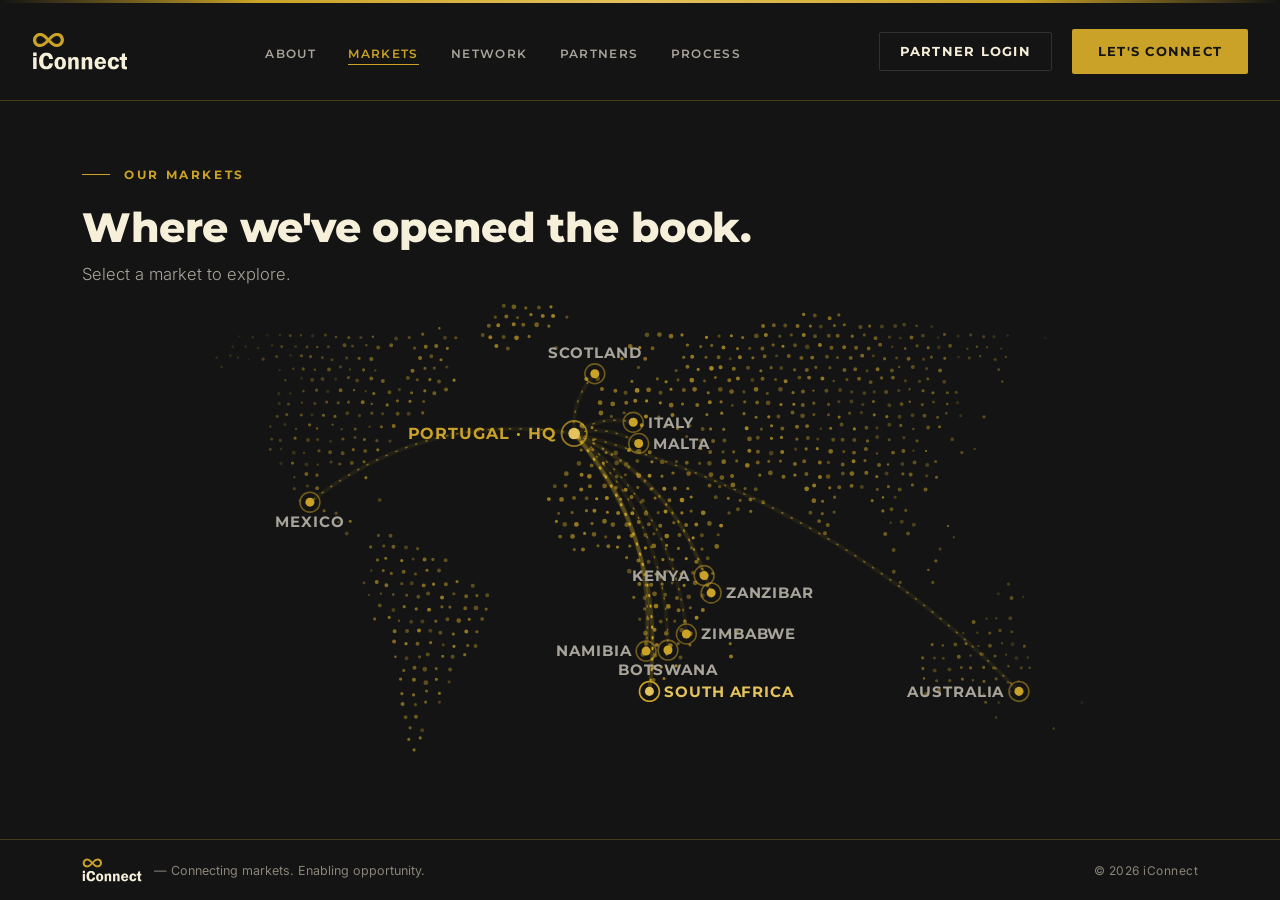
<file: markets.html>
<!DOCTYPE html>
<html lang="en">
<head>
<meta charset="UTF-8">
<meta name="viewport" content="width=device-width, initial-scale=1.0">
<title>Our Markets — iConnect</title>
<meta name="description" content="Portugal, Malta, South Africa, Australia and Africa — select a market to see when iConnect opened it.">
<link rel="icon" href="favicon.svg">
<link rel="preconnect" href="https://fonts.googleapis.com">
<link rel="preconnect" href="https://fonts.gstatic.com" crossorigin>
<link href="https://fonts.googleapis.com/css2?family=Inter:wght@300;400;500;600&family=Montserrat:wght@600;700;800;900&display=swap" rel="stylesheet">
<link rel="stylesheet" href="styles.css?v=57">
</head>
<body class="bg-black">
<svg style="position:absolute;width:0;height:0;overflow:hidden;" aria-hidden="true"><symbol id="icon-logo-lockup" viewBox="0 0 306.0 122.8"><path class="logo-icon-fill" d="M 22.5,3.3 C 22.4,3.5 22.3,3.5 21,3.5 C 19.7,3.5 19.5,3.6 19.4,3.8 C 19.3,4 19.1,4.1 18.8,4.1 C 18.6,4.1 18.4,4.1 18.3,4.3 C 18.2,4.5 18,4.6 17.5,4.6 C 17,4.6 16.8,4.6 16.7,4.8 C 16.6,5 16.5,5.1 16.2,5.1 C 16,5.1 15.8,5.2 15.7,5.4 C 15.6,5.5 15.4,5.6 15.2,5.6 C 14.9,5.6 14.7,5.8 14.4,6.2 C 14.1,6.5 13.8,6.7 13.6,6.7 C 13.4,6.7 13.1,6.9 12.8,7.2 C 12.5,7.5 12.2,7.8 12,7.8 C 11.6,7.8 7.2,12.1 7.2,12.5 C 7.2,12.7 7,13 6.7,13.3 C 6.3,13.6 6.2,13.9 6.2,14.1 C 6.2,14.3 6.1,14.5 5.9,14.6 C 5.7,14.7 5.6,14.9 5.6,15.2 C 5.6,15.4 5.5,15.6 5.4,15.7 C 5.2,15.8 5.1,16 5.1,16.2 C 5.1,16.5 5,16.6 4.8,16.7 C 4.7,16.8 4.6,17 4.6,17.3 C 4.6,17.5 4.5,17.7 4.3,17.8 C 4.1,17.9 4.1,18.1 4.1,18.6 C 4.1,19.1 4,19.3 3.8,19.4 C 3.6,19.5 3.5,19.7 3.5,21 C 3.5,22.3 3.5,22.4 3.3,22.5 C 3,22.7 3,22.8 3,25.5 C 3,28.1 3,28.2 3.3,28.4 C 3.5,28.5 3.5,28.6 3.5,30.2 C 3.5,31.8 3.6,31.9 3.8,32.1 C 4,32.2 4.1,32.3 4.1,32.8 C 4.1,33.4 4.1,33.5 4.3,33.6 C 4.5,33.7 4.6,33.9 4.6,34.4 C 4.6,34.9 4.6,35.1 4.8,35.2 C 5,35.3 5.1,35.5 5.1,35.8 C 5.1,36 5.2,36.2 5.4,36.3 C 5.5,36.4 5.6,36.6 5.6,36.8 C 5.6,37.1 5.7,37.2 5.9,37.3 C 6.1,37.4 6.2,37.6 6.2,37.8 C 6.2,38.1 6.3,38.3 6.7,38.7 C 7,38.9 7.2,39.2 7.2,39.4 C 7.2,39.8 11.1,43.7 11.5,43.7 C 11.7,43.7 12,43.9 12.2,44.2 C 12.6,44.6 12.8,44.7 13.1,44.7 C 13.3,44.7 13.5,44.8 13.6,45 C 13.7,45.2 13.8,45.3 14.1,45.3 C 14.3,45.3 14.5,45.4 14.6,45.5 C 14.7,45.7 14.9,45.8 15.1,45.8 C 15.4,45.8 15.6,45.9 15.9,46.3 C 16.4,46.8 16.4,46.8 17.3,46.8 C 18,46.8 18.2,46.9 18.3,47.1 C 18.4,47.3 18.6,47.4 19.4,47.4 C 20.2,47.4 20.3,47.4 20.4,47.6 C 20.6,47.9 20.7,47.9 22.3,47.9 C 23.9,47.9 24,47.9 24.1,48.2 C 24.2,48.4 24.4,48.4 24.9,48.4 C 25.4,48.4 25.6,48.4 25.7,48.2 C 25.8,47.9 26,47.9 27.3,47.9 C 28.6,47.9 28.8,47.9 28.9,47.6 C 29,47.4 29.2,47.4 30.2,47.4 C 31.3,47.4 31.4,47.3 31.5,47.1 C 31.6,46.9 31.8,46.8 32.6,46.8 C 33.4,46.8 33.5,46.8 33.6,46.6 C 33.7,46.4 33.9,46.3 34.2,46.3 C 34.4,46.3 34.6,46.2 34.7,46.1 C 34.8,45.9 35,45.8 35.2,45.8 C 35.5,45.8 35.7,45.7 35.8,45.5 C 35.8,45.4 36,45.3 36.3,45.3 C 36.5,45.3 36.7,45.2 36.8,45 C 36.9,44.8 37.1,44.7 37.3,44.7 C 37.6,44.7 37.8,44.6 38.1,44.2 C 38.5,43.7 38.7,43.7 39.2,43.7 C 39.7,43.7 39.8,43.6 40.5,42.9 C 41,42.4 41.4,42.1 41.6,42.1 C 41.7,42.1 42.2,41.7 42.9,41 C 43.5,40.4 44,40 44.2,40 C 44.4,40 45.7,38.8 48.2,36.3 C 50.6,33.8 51.9,32.6 52.1,32.6 C 52.3,32.6 53.1,33.3 54.5,34.7 C 56.1,36.3 56.7,36.8 57,36.8 C 57.3,36.9 57.4,36.9 57.4,37.3 C 57.5,37.7 57.5,37.8 57.9,37.8 C 58.1,37.9 58.7,38.3 60.1,39.7 C 61.3,41 62,41.6 62.2,41.6 C 62.4,41.6 62.7,41.9 63.2,42.4 C 63.8,42.9 64.1,43.1 64.3,43.1 C 64.5,43.1 64.7,43.3 64.8,43.4 C 64.9,43.6 65.1,43.7 65.3,43.7 C 65.6,43.7 65.8,43.8 66.1,44.2 C 66.5,44.6 66.7,44.7 66.9,44.7 C 67.2,44.7 67.4,44.8 67.5,45 C 67.5,45.2 67.7,45.3 68,45.3 C 68.2,45.3 68.4,45.4 68.5,45.5 C 68.6,45.7 68.8,45.8 69,45.8 C 69.3,45.8 69.5,45.9 69.6,46.1 C 69.7,46.2 69.8,46.3 70.1,46.3 C 70.3,46.3 70.5,46.4 70.6,46.6 C 70.7,46.8 70.9,46.8 71.7,46.8 C 72.5,46.8 72.6,46.9 72.7,47.1 C 72.9,47.3 73,47.4 73.8,47.4 C 74.6,47.4 74.7,47.4 74.8,47.6 C 75,47.9 75.1,47.9 78.8,47.9 C 82.5,47.9 82.6,47.9 82.8,47.6 C 82.9,47.4 83,47.4 83.8,47.4 C 84.6,47.4 84.8,47.3 84.9,47.1 C 85,46.9 85.2,46.8 85.9,46.8 C 86.7,46.8 86.9,46.8 87,46.6 C 87.1,46.4 87.3,46.3 87.5,46.3 C 87.8,46.3 88,46.2 88.1,46.1 C 88.1,45.9 88.3,45.8 88.6,45.8 C 88.8,45.8 89,45.7 89.1,45.5 C 89.2,45.4 89.4,45.3 89.6,45.3 C 89.9,45.3 90.1,45.2 90.2,45 C 90.3,44.8 90.4,44.7 90.7,44.7 C 90.9,44.7 91.2,44.6 91.5,44.2 C 91.8,43.9 92.1,43.7 92.3,43.7 C 92.7,43.7 97.6,38.8 97.6,38.4 C 97.6,38.2 97.8,37.9 98.1,37.6 C 98.5,37.3 98.6,37 98.6,36.8 C 98.6,36.6 98.7,36.4 98.9,36.3 C 99.1,36.2 99.1,36 99.1,35.8 C 99.1,35.5 99.2,35.3 99.4,35.2 C 99.6,35.1 99.7,34.9 99.7,34.7 C 99.7,34.4 99.8,34.3 99.9,34.2 C 100.2,34.1 100.2,33.9 100.2,33.4 C 100.2,32.9 100.3,32.7 100.5,32.6 C 100.7,32.5 100.7,32.3 100.7,31.5 C 100.7,30.7 100.8,30.6 101,30.5 C 101.2,30.4 101.3,30.2 101.3,29.7 C 101.3,29.2 101.3,29 101.5,28.9 C 101.8,28.8 101.8,28.6 101.8,25.5 C 101.8,22.3 101.8,22.2 101.5,22 C 101.3,21.9 101.3,21.7 101.3,20.7 C 101.3,19.7 101.2,19.5 101,19.4 C 100.8,19.3 100.7,19.1 100.7,18.8 C 100.7,18.6 100.6,18.4 100.5,18.3 C 100.2,18.2 100.2,18 100.2,17.3 C 100.2,16.5 100.2,16.3 99.9,16.2 C 99.8,16.1 99.7,15.9 99.7,15.7 C 99.7,15.4 99.6,15.2 99.4,15.2 C 99.2,15.1 99.1,14.9 99.1,14.6 C 99.1,14.4 99.1,14.2 98.9,14.1 C 98.7,14 98.6,13.8 98.6,13.6 C 98.6,13.3 98.5,13.1 98.4,13 C 98.2,13 98.1,12.8 98.1,12.6 C 98.1,12.3 97.9,12 97.3,11.5 C 96.8,11 96.5,10.6 96.5,10.4 C 96.5,10 94.8,8.3 94.4,8.3 C 94.2,8.3 93.8,8 93.3,7.5 C 92.8,7 92.5,6.7 92.3,6.7 C 92.1,6.7 91.8,6.5 91.5,6.2 C 91.2,5.8 90.9,5.6 90.7,5.6 C 90.4,5.6 90.3,5.5 90.2,5.4 C 90.1,5.2 89.9,5.1 89.4,5.1 C 88.9,5.1 88.7,5.1 88.6,4.8 C 88.5,4.7 88.3,4.6 88.1,4.6 C 87.8,4.6 87.6,4.5 87.5,4.3 C 87.4,4.1 87.2,4.1 87,4.1 C 86.7,4.1 86.6,4 86.5,3.8 C 86.3,3.6 86.2,3.5 84.6,3.5 C 83,3.5 82.9,3.5 82.8,3.3 C 82.6,3 82.5,3 79.6,3 C 76.7,3 76.6,3 76.4,3.3 C 76.3,3.5 76.2,3.5 74.8,3.5 C 73.5,3.5 73.4,3.6 73.3,3.8 C 73.2,4 73,4.1 72.7,4.1 C 72.5,4.1 72.3,4.1 72.2,4.3 C 72.1,4.5 71.9,4.6 71.4,4.6 C 70.9,4.6 70.7,4.6 70.6,4.8 C 70.5,5.1 70.3,5.1 69.8,5.1 C 69.3,5.1 69.1,5.2 69,5.4 C 68.9,5.5 68.8,5.6 68.5,5.6 C 68.3,5.6 68,5.8 67.7,6.2 C 67.3,6.6 67.2,6.7 66.7,6.7 C 66.1,6.7 66,6.8 65.6,7.2 C 65.3,7.6 65,7.8 64.8,7.8 C 64.6,7.8 64.3,7.9 64,8.3 C 63.7,8.6 63.4,8.8 63.3,8.8 C 63,8.8 62.6,9.1 61.9,9.9 C 61.3,10.5 60.8,10.9 60.6,10.9 C 60.4,10.9 59.4,11.9 57.4,13.8 C 55.2,16 54.5,16.7 54.2,16.8 C 53.9,16.8 53.8,16.9 53.7,17.2 C 53.7,17.4 53.5,17.8 53.1,18.2 L 52.4,18.9 L 48.7,15.2 C 46.2,12.6 44.9,11.5 44.7,11.5 C 44.5,11.5 44,11 43.1,10.1 C 42.2,9.2 41.8,8.8 41.5,8.8 C 41.3,8.8 41.1,8.7 41,8.5 C 41,8.4 40.8,8.3 40.6,8.3 C 40.3,8.3 40,8.1 39.5,7.5 C 38.9,6.9 38.6,6.7 38.3,6.7 C 38.1,6.7 37.9,6.6 37.9,6.4 C 37.8,6.3 37.6,6.2 37.3,6.2 C 37.1,6.2 36.9,6.1 36.8,5.9 C 36.7,5.7 36.5,5.6 36.3,5.6 C 36,5.6 35.8,5.5 35.8,5.4 C 35.7,5.2 35.5,5.1 35.2,5.1 C 35,5.1 34.8,5 34.7,4.8 C 34.6,4.6 34.4,4.6 33.9,4.6 C 33.4,4.6 33.2,4.5 33.1,4.3 C 33,4.1 32.8,4.1 32.6,4.1 C 32.3,4.1 32.1,4 32.1,3.8 C 31.9,3.6 31.8,3.5 30.2,3.5 C 28.6,3.5 28.5,3.5 28.4,3.3 C 28.2,3 28.1,3 25.5,3 C 22.8,3 22.7,3 22.5,3.3 M 28.4,13.3 C 28.5,13.5 28.6,13.6 29.7,13.6 C 30.7,13.6 30.9,13.6 31,13.8 C 31.1,14 31.3,14.1 31.5,14.1 C 31.8,14.1 32,14.2 32.1,14.4 C 32.1,14.5 32.3,14.6 32.6,14.6 C 32.8,14.6 33,14.7 33.1,14.9 C 33.2,15 33.4,15.2 33.6,15.2 C 33.9,15.2 34.1,15.3 34.4,15.7 C 34.7,16 35,16.2 35.2,16.2 C 35.4,16.2 35.7,16.4 36,16.7 C 36.3,17.1 36.6,17.3 36.8,17.3 C 37,17.3 38,18.1 40.2,20.4 C 42.3,22.5 43.5,23.6 43.7,23.6 C 43.8,23.6 44.2,23.9 44.6,24.3 C 45.2,24.8 45.3,25 45.3,25.5 C 45.3,26 45.2,26.1 42,29.3 C 39.6,31.6 38.6,32.6 38.4,32.6 C 38.2,32.6 37.9,32.8 37.6,33.1 C 37.3,33.4 37,33.6 36.8,33.6 C 36.6,33.6 36.3,33.9 35.8,34.4 C 35.2,35 34.9,35.2 34.6,35.2 C 34.4,35.2 34.2,35.3 34.2,35.5 C 34.1,35.7 33.9,35.8 33.6,35.8 C 33.4,35.8 33.2,35.8 33.1,36 C 33,36.2 32.8,36.3 32.6,36.3 C 32.3,36.3 32.1,36.4 32.1,36.5 C 32,36.8 31.8,36.8 31.3,36.8 C 30.7,36.8 30.6,36.9 30.5,37.1 C 30.4,37.2 30.2,37.3 29.9,37.3 C 29.7,37.3 29.5,37.4 29.4,37.6 C 29.3,37.9 29.1,37.9 25.5,37.9 C 21.8,37.9 21.6,37.9 21.5,37.6 C 21.4,37.4 21.2,37.3 21,37.3 C 20.7,37.3 20.5,37.2 20.4,37.1 C 20.3,36.9 20.2,36.8 19.9,36.8 C 19.7,36.8 19.5,36.7 19.4,36.5 C 19.3,36.4 19.1,36.3 18.9,36.3 C 18.4,36.3 15.2,33 15.2,32.5 C 15.2,32.3 15,32.1 14.9,32.1 C 14.7,32 14.6,31.8 14.6,31.5 C 14.6,31.3 14.5,31.1 14.4,31 C 14.1,30.9 14.1,30.7 14.1,29.9 C 14.1,29.2 14.1,29 13.8,28.9 C 13.6,28.8 13.6,28.6 13.6,25.7 C 13.6,22.8 13.6,22.7 13.8,22.5 C 14.1,22.4 14.1,22.3 14.1,21.5 C 14.1,20.7 14.1,20.6 14.4,20.4 C 14.5,20.3 14.6,20.2 14.6,19.9 C 14.6,19.7 14.8,19.4 15.2,19.1 C 15.5,18.8 15.7,18.5 15.7,18.3 C 15.7,17.9 18.5,15.2 18.9,15.2 C 19.1,15.2 19.4,14.9 19.6,14.6 C 20.1,14.1 20.2,14.1 20.7,14.1 C 21.2,14.1 21.4,14 21.5,13.8 C 21.6,13.6 21.8,13.6 22.5,13.6 C 23.3,13.6 23.5,13.5 23.6,13.3 C 23.7,13.1 23.9,13 26,13 C 28.1,13 28.2,13.1 28.4,13.3 M 81.7,13.3 C 81.8,13.5 82,13.6 82.8,13.6 C 83.6,13.6 83.7,13.6 83.8,13.8 C 83.9,14 84.1,14.1 84.4,14.1 C 84.6,14.1 84.8,14.2 84.9,14.4 C 85,14.5 85.2,14.6 85.4,14.6 C 85.7,14.6 85.8,14.7 85.9,14.9 C 86,15 86.2,15.2 86.4,15.2 C 86.9,15.2 88.6,16.9 88.6,17.3 C 88.6,17.5 88.8,17.8 89.1,18.1 C 89.5,18.4 89.6,18.6 89.6,18.9 C 89.6,19.1 89.7,19.3 89.9,19.4 C 90.1,19.5 90.2,19.7 90.2,20.2 C 90.2,20.7 90.2,20.9 90.4,21 C 90.6,21.1 90.7,21.2 90.7,21.8 C 90.7,22.3 90.7,22.4 91,22.5 C 91.2,22.7 91.2,22.8 91.2,25.5 C 91.2,28.1 91.2,28.2 91,28.4 C 90.8,28.5 90.7,28.6 90.7,28.9 C 90.7,29.1 90.6,29.3 90.4,29.4 C 90.2,29.5 90.2,29.7 90.2,30.5 C 90.2,31.3 90.1,31.4 89.9,31.5 C 89.7,31.6 89.6,31.8 89.6,32 C 89.6,32.4 86.4,35.8 85.9,35.8 C 85.7,35.8 85.4,36 85.1,36.3 C 84.7,36.8 84.6,36.8 84.1,36.8 C 83.6,36.8 83.4,36.9 83.3,37.1 C 83.2,37.2 83,37.3 82.8,37.3 C 82.5,37.3 82.3,37.4 82.2,37.6 C 82.1,37.9 82,37.9 78.5,37.9 C 75.1,37.9 75,37.9 74.8,37.6 C 74.8,37.4 74.6,37.3 74.3,37.3 C 74.1,37.3 73.9,37.2 73.8,37.1 C 73.7,36.9 73.5,36.8 73,36.8 C 72.5,36.8 72.3,36.8 72.2,36.5 C 72.1,36.4 71.9,36.3 71.7,36.3 C 71.5,36.3 71.2,36.1 70.9,35.8 C 70.6,35.4 70.3,35.2 70.1,35.2 C 69.8,35.2 69.7,35.1 69.6,35 C 69.5,34.8 69.3,34.7 69.1,34.7 C 68.8,34.7 68.5,34.4 67.7,33.6 C 67.1,33 66.6,32.6 66.4,32.6 C 66.2,32.6 65,31.4 62.6,29 L 59,25.5 L 62.3,22.2 C 64.5,19.9 65.7,18.8 65.9,18.8 C 66.1,18.8 66.5,18.5 67.2,17.8 C 67.9,17 68.3,16.7 68.6,16.7 C 68.8,16.7 69,16.6 69,16.5 C 69.1,16.3 69.3,16.2 69.5,16.2 C 69.8,16.2 70,16 70.4,15.7 C 70.7,15.3 70.9,15.2 71.2,15.2 C 71.4,15.2 71.6,15 71.7,14.9 C 71.8,14.7 72,14.6 72.2,14.6 C 72.5,14.6 72.6,14.5 72.7,14.4 C 72.8,14.1 73,14.1 73.5,14.1 C 74,14.1 74.2,14 74.3,13.8 C 74.4,13.6 74.6,13.6 75.4,13.6 C 76.2,13.6 76.3,13.5 76.4,13.3 C 76.6,13.1 76.7,13 79.1,13 C 81.4,13 81.6,13.1 81.7,13.3"/><path d="M 3.6,65.5 C 3.6,65.6 3.5,68.1 3.6,71 L 3.6,76.4 L 9.1,76.4 L 14.6,76.4 L 14.6,70.9 L 14.6,65.4 L 9.1,65.4 C 4.8,65.3 3.6,65.4 3.6,65.5 M 41.6,66.1 C 41.4,66.4 41.3,66.4 40.2,66.4 C 39.2,66.4 39,66.4 38.9,66.7 C 38.8,66.9 38.6,66.9 38.1,66.9 C 37.6,66.9 37.4,67 37.3,67.2 C 37.2,67.4 37.1,67.5 36.8,67.5 C 36.6,67.5 36.4,67.5 36.3,67.7 C 36.2,67.9 36,68 35.8,68 C 35.5,68 35.3,68.1 35.2,68.2 C 35.1,68.4 34.9,68.5 34.7,68.5 C 34.4,68.5 34.3,68.6 34.2,68.8 C 34.1,68.9 33.9,69 33.7,69 C 33.4,69 33.1,69.3 32.6,69.8 C 32.1,70.3 31.7,70.6 31.5,70.6 C 31.2,70.6 28.4,73.4 28.4,73.8 C 28.4,74 28,74.4 27.6,74.8 C 27,75.4 26.8,75.7 26.8,76 C 26.8,76.2 26.7,76.4 26.5,76.4 C 26.3,76.5 26.2,76.7 26.2,77 C 26.2,77.2 26.2,77.4 26,77.5 C 25.8,77.6 25.7,77.8 25.7,78 C 25.7,78.3 25.6,78.5 25.5,78.5 C 25.3,78.6 25.2,78.8 25.2,79.1 C 25.2,79.3 25.1,79.5 24.9,79.6 C 24.8,79.7 24.7,79.9 24.7,80.1 C 24.7,80.4 24.6,80.6 24.4,80.7 C 24.2,80.8 24.1,80.9 24.1,81.5 C 24.1,82 24.1,82.1 23.9,82.2 C 23.6,82.4 23.6,82.5 23.6,83.3 C 23.6,84.1 23.6,84.2 23.3,84.4 C 23.1,84.5 23.1,84.6 23.1,85.7 C 23.1,86.7 23,86.9 22.8,87 C 22.6,87.1 22.5,87.3 22.5,92.5 C 22.5,97.8 22.6,98 22.8,98.1 C 23,98.2 23.1,98.4 23.1,99.7 C 23.1,101 23.1,101.1 23.3,101.3 C 23.6,101.4 23.6,101.5 23.6,102.3 C 23.6,103.1 23.6,103.3 23.9,103.4 C 24.1,103.5 24.1,103.7 24.1,104.2 C 24.1,104.7 24.2,104.9 24.4,105 C 24.6,105.1 24.7,105.2 24.7,105.5 C 24.7,105.7 24.8,105.9 24.9,106 C 25.1,106.1 25.2,106.3 25.2,106.5 C 25.2,106.8 25.3,107 25.5,107.1 C 25.6,107.2 25.7,107.3 25.7,107.6 C 25.7,107.9 25.8,108 26,108.1 C 26.1,108.2 26.2,108.4 26.2,108.6 C 26.2,108.9 26.4,109.1 26.8,109.4 C 27.1,109.7 27.3,110 27.3,110.2 C 27.3,110.4 27.6,110.8 28.1,111.3 C 28.6,111.8 28.9,112.2 28.9,112.4 C 28.9,112.7 29.6,113.4 29.9,113.4 C 30.1,113.4 30.6,113.8 31.3,114.5 C 32,115.2 32.4,115.5 32.6,115.5 C 32.8,115.5 33.1,115.7 33.4,116.1 C 33.7,116.4 33.9,116.6 34.2,116.6 C 34.4,116.6 34.6,116.7 34.7,116.8 C 34.8,117 35,117.1 35.2,117.1 C 35.5,117.1 35.7,117.2 35.8,117.4 C 35.8,117.5 36,117.6 36.3,117.6 C 36.5,117.6 36.7,117.7 36.8,117.9 C 36.9,118.1 37.1,118.2 37.6,118.2 C 38.1,118.2 38.3,118.2 38.4,118.4 C 38.5,118.7 38.7,118.7 39.5,118.7 C 40.2,118.7 40.4,118.7 40.5,119 C 40.6,119.2 40.8,119.2 45.5,119.2 C 50.3,119.2 50.4,119.2 50.5,119 C 50.7,118.7 50.8,118.7 51.6,118.7 C 52.4,118.7 52.5,118.7 52.7,118.4 C 52.8,118.2 52.9,118.2 53.5,118.2 C 54,118.2 54.1,118.1 54.2,117.9 C 54.3,117.7 54.5,117.6 54.8,117.6 C 55,117.6 55.2,117.5 55.3,117.4 C 55.4,117.2 55.6,117.1 56.1,117.1 C 56.6,117.1 56.7,117.1 57.1,116.6 C 57.5,116.2 57.7,116.1 57.9,116.1 C 58.2,116.1 58.4,115.9 58.7,115.5 C 59,115.2 59.3,115 59.5,115 C 59.9,115 62.2,112.7 62.2,112.3 C 62.2,112.2 62.5,111.8 63,111.3 C 63.5,110.8 63.8,110.4 63.8,110.2 C 63.8,110 63.9,109.8 64,109.7 C 64.2,109.6 64.3,109.4 64.3,109.2 C 64.3,108.9 64.4,108.7 64.5,108.7 C 64.7,108.6 64.8,108.4 64.8,108.1 C 64.8,107.9 64.9,107.7 65.1,107.6 C 65.3,107.5 65.3,107.3 65.3,106.8 C 65.3,106.3 65.4,106.1 65.6,106 C 65.8,105.9 65.9,105.7 65.9,105.2 C 65.9,104.7 65.9,104.5 66.1,104.4 C 66.4,104.3 66.4,104.2 66.4,103.1 C 66.4,102.1 66.4,101.9 66.7,101.8 C 66.9,101.7 66.9,101.5 66.9,101.2 C 66.9,100.8 66.8,100.8 66.2,100.8 C 65.6,100.7 65.4,100.7 65.3,100.5 C 65.2,100.2 65,100.2 60.8,100.2 C 56.6,100.2 56.5,100.2 56.4,99.9 C 56.2,99.7 56.1,99.7 55.8,99.7 C 55.4,99.7 55.4,99.8 55.3,100.2 C 55.3,100.4 55.2,100.7 55,100.7 C 54.8,100.8 54.8,101 54.8,101.5 C 54.8,102 54.7,102.2 54.5,102.3 C 54.3,102.4 54.2,102.6 54.2,103.1 C 54.2,103.6 54.2,103.8 54,103.9 C 53.8,104 53.7,104.2 53.7,104.4 C 53.7,104.7 53.6,104.9 53.5,105 C 53.3,105 53.2,105.2 53.2,105.4 C 53.2,105.9 50.4,108.7 50,108.7 C 49.8,108.7 49.6,108.8 49.5,108.9 C 49.4,109.1 49.2,109.2 48.7,109.2 C 48.2,109.2 48,109.2 47.9,109.4 C 47.8,109.7 47.6,109.7 45.8,109.7 C 44,109.7 43.8,109.7 43.7,109.4 C 43.6,109.2 43.4,109.2 42.9,109.2 C 42.4,109.2 42.2,109.1 42.1,108.9 C 42,108.7 41.8,108.7 41.6,108.7 C 41.3,108.7 41.1,108.6 41,108.4 C 41,108.2 40.8,108.1 40.6,108.1 C 40.1,108.1 38.9,106.9 38.9,106.5 C 38.9,106.3 38.7,106 38.4,105.8 C 38,105.4 37.9,105.2 37.9,104.9 C 37.9,104.7 37.8,104.5 37.6,104.4 C 37.4,104.3 37.3,104.2 37.3,103.6 C 37.3,103.1 37.3,103 37.1,102.8 C 36.8,102.7 36.8,102.6 36.8,101.8 C 36.8,101 36.8,100.9 36.5,100.7 C 36.3,100.6 36.3,100.5 36.3,98.9 C 36.3,97.3 36.3,97.2 36,97 C 35.8,96.9 35.8,96.8 35.8,93.1 C 35.8,89.4 35.8,89.2 36,89.1 C 36.3,89 36.3,88.8 36.3,87 C 36.3,85.2 36.3,85 36.5,84.9 C 36.8,84.8 36.8,84.6 36.8,83.8 C 36.8,83 36.8,82.9 37.1,82.8 C 37.2,82.7 37.3,82.5 37.3,82.2 C 37.3,82 37.4,81.8 37.6,81.7 C 37.8,81.6 37.9,81.4 37.9,80.9 C 37.9,80.4 37.9,80.3 38.4,79.9 C 38.7,79.6 38.9,79.3 38.9,79.1 C 38.9,78.7 40.7,77 41.1,77 C 41.3,77 41.5,76.9 41.6,76.7 C 41.7,76.5 41.8,76.4 42.1,76.4 C 42.3,76.4 42.5,76.3 42.6,76.2 C 42.8,75.9 42.9,75.9 45.8,75.9 C 48.7,75.9 48.8,75.9 49,76.2 C 49,76.3 49.2,76.4 49.4,76.4 C 49.9,76.4 52.7,79.2 52.7,79.7 C 52.7,79.9 52.8,80.1 52.9,80.1 C 53.1,80.2 53.2,80.4 53.2,80.9 C 53.2,81.4 53.2,81.6 53.5,81.7 C 53.7,81.8 53.7,82 53.7,82.8 C 53.7,83.6 53.8,83.7 54,83.8 C 54.2,83.9 54.2,84.1 54.3,85.2 L 54.3,86.4 L 58.2,86.4 C 61.9,86.5 62,86.5 62.2,86.2 C 62.3,86 62.5,85.9 64.6,85.9 L 66.9,85.9 L 66.9,85.2 C 66.9,84.6 66.9,84.5 66.7,84.4 C 66.4,84.2 66.4,84.1 66.4,83 C 66.4,82 66.4,81.8 66.1,81.7 C 65.9,81.6 65.9,81.4 65.9,80.7 C 65.9,79.9 65.8,79.7 65.6,79.6 C 65.4,79.5 65.3,79.3 65.3,78.8 C 65.3,78.3 65.3,78.1 65.1,78 C 64.9,77.9 64.8,77.7 64.8,77.5 C 64.8,77.2 64.7,77.1 64.5,77 C 64.4,76.9 64.3,76.7 64.3,76.4 C 64.3,76.2 64.2,76 64,75.9 C 63.8,75.8 63.8,75.6 63.8,75.4 C 63.8,75.1 63.7,74.9 63.5,74.8 C 63.3,74.8 63.2,74.6 63.2,74.4 C 63.2,74.1 63,73.8 62.4,73.3 C 61.9,72.8 61.6,72.4 61.6,72.2 C 61.6,71.8 59.9,70.1 59.5,70.1 C 59.3,70.1 59,69.9 58.7,69.6 C 58.4,69.2 58.2,69 57.9,69 C 57.7,69 57.5,68.9 57.1,68.5 C 56.8,68.1 56.6,68 56.3,68 C 56.1,68 55.9,67.9 55.8,67.7 C 55.7,67.5 55.6,67.5 55,67.5 C 54.5,67.5 54.3,67.4 54.2,67.2 C 54.1,67 54,66.9 53.5,66.9 C 52.9,66.9 52.8,66.9 52.7,66.7 C 52.5,66.4 52.4,66.4 51.1,66.4 C 49.8,66.4 49.6,66.4 49.5,66.1 C 49.4,65.9 49.2,65.9 45.5,65.9 C 41.8,65.9 41.7,65.9 41.6,66.1 M 294.6,68.2 C 294.5,68.5 294.4,68.5 291.4,68.5 C 288.6,68.5 288.4,68.5 288.3,68.8 C 288.2,68.9 288,69 287.8,69 C 287.6,69 287.3,69.2 287.1,69.4 L 286.7,69.8 L 286.7,73.1 C 286.7,76.1 286.7,76.3 286.4,76.4 C 286.2,76.6 286.2,76.7 286.1,78.3 L 286.1,80.1 L 282.7,80.1 L 279.4,80.2 L 279.4,84.6 L 279.4,89 L 282.5,89.1 L 285.6,89.2 L 285.6,100.4 C 285.6,111.5 285.6,111.7 285.9,111.8 C 286.1,111.9 286.2,112.1 286.2,112.6 C 286.2,113.1 286.2,113.3 286.4,113.4 C 286.6,113.5 286.7,113.7 286.7,114.2 C 286.7,114.7 286.7,114.9 287.2,115.3 C 287.5,115.6 287.7,115.8 287.7,116 C 287.7,116.4 288.4,117.1 288.8,117.1 C 289,117.1 289.3,117.3 289.6,117.6 C 290,118.1 290.1,118.2 290.7,118.2 C 291.2,118.2 291.3,118.2 291.4,118.4 C 291.5,118.6 291.7,118.7 292.2,118.7 C 292.8,118.7 292.9,118.7 293,119 C 293.2,119.2 293.3,119.2 295.1,119.2 C 297,119.2 297.1,119.2 297.3,119.5 C 297.5,119.9 298.6,119.9 298.8,119.5 C 299,119.2 299.1,119.2 301,119.2 L 303,119.2 L 303,115 L 303,110.8 L 301.8,110.8 C 300.7,110.8 300.5,110.7 300.4,110.5 C 300.3,110.3 300.1,110.2 299.4,110.2 C 298.6,110.2 298.6,110.2 297.9,109.6 C 297.5,109.1 297.3,108.8 297.3,108.6 C 297.3,108.4 297.1,108.2 297,108.1 C 296.7,108 296.7,107.9 296.8,98.6 L 296.8,89.2 L 299.9,89.1 L 303,89 L 303,84.6 L 303,80.2 L 299.9,80.1 L 296.8,80.1 L 296.7,74.1 L 296.7,68 L 295.7,68 C 294.9,68 294.7,68 294.6,68.2 M 84.9,79.9 C 84.8,80.1 84.6,80.1 84.1,80.1 C 83.6,80.1 83.4,80.2 83.3,80.4 C 83.2,80.6 83,80.7 82.5,80.7 C 82,80.7 81.8,80.7 81.7,80.9 C 81.6,81.1 81.4,81.2 81.2,81.2 C 81,81.2 80.7,81.3 80.4,81.7 C 80.1,82 79.8,82.2 79.6,82.2 C 79.2,82.2 74.8,86.6 74.8,87.1 C 74.8,87.2 74.7,87.4 74.6,87.5 C 74.4,87.6 74.3,87.8 74.3,88 C 74.3,88.3 74.2,88.5 73.8,88.8 C 73.3,89.3 73.3,89.4 73.3,89.9 C 73.3,90.4 73.2,90.6 73,90.7 C 72.8,90.8 72.7,91 72.7,91.5 C 72.7,92 72.7,92.2 72.5,92.3 C 72.2,92.4 72.2,92.6 72.2,93.3 C 72.2,94.1 72.2,94.3 71.9,94.4 C 71.7,94.5 71.7,94.7 71.7,99.1 C 71.7,103.6 71.7,103.8 71.9,103.9 C 72.2,104 72.2,104.2 72.2,105.2 C 72.2,106.3 72.2,106.4 72.5,106.5 C 72.7,106.6 72.7,106.8 72.7,107.3 C 72.7,107.9 72.8,108 73,108.1 C 73.2,108.2 73.3,108.4 73.3,108.7 C 73.3,108.9 73.4,109.1 73.5,109.2 C 73.7,109.3 73.8,109.5 73.8,109.7 C 73.8,110 73.9,110.1 74.1,110.2 C 74.2,110.3 74.3,110.5 74.3,110.8 C 74.3,111 74.4,111.2 74.6,111.3 C 74.7,111.4 74.8,111.6 74.8,111.8 C 74.8,112.2 79.7,117.1 80.2,117.1 C 80.4,117.1 80.6,117.2 80.7,117.4 C 80.8,117.5 80.9,117.6 81.2,117.6 C 81.4,117.6 81.6,117.7 81.7,117.9 C 81.8,118.1 82,118.2 82.5,118.2 C 83,118.2 83.2,118.2 83.3,118.4 C 83.4,118.6 83.6,118.7 84.1,118.7 C 84.6,118.7 84.8,118.7 84.9,119 C 85,119.2 85.2,119.2 89.6,119.2 C 94.1,119.2 94.3,119.2 94.4,119 C 94.5,118.7 94.7,118.7 95.2,118.7 C 95.7,118.7 95.9,118.6 96,118.4 C 96.1,118.2 96.3,118.2 96.8,118.2 C 97.3,118.2 97.5,118.1 97.6,117.9 C 97.7,117.7 97.8,117.6 98.1,117.6 C 98.3,117.6 98.5,117.5 98.6,117.4 C 98.7,117.2 98.9,117.1 99.1,117.1 C 99.4,117.1 99.6,117 99.9,116.6 C 100.2,116.3 100.5,116.1 100.7,116.1 C 101.1,116.1 103.9,113.3 103.9,112.9 C 103.9,112.7 104.2,112.3 104.7,111.8 C 105.3,111.3 105.5,111 105.5,110.7 C 105.5,110.5 105.6,110.3 105.8,110.2 C 105.9,110.1 106,110 106,109.7 C 106,109.5 106.1,109.3 106.3,109.2 C 106.5,109.1 106.5,108.9 106.5,108.7 C 106.5,108.4 106.6,108.2 106.8,108.1 C 107,108 107.1,107.9 107.1,107.3 C 107.1,106.8 107.1,106.6 107.3,106.5 C 107.6,106.4 107.6,106.3 107.6,105.5 C 107.6,104.7 107.6,104.5 107.9,104.4 C 108.1,104.3 108.1,104.2 108.1,99.7 C 108.1,95.2 108.1,95.1 107.9,94.9 C 107.6,94.8 107.6,94.6 107.6,93.9 C 107.6,93.1 107.6,92.9 107.3,92.8 C 107.1,92.7 107.1,92.5 107.1,92 C 107.1,91.5 107,91.3 106.8,91.2 C 106.6,91.1 106.5,90.9 106.5,90.4 C 106.5,89.9 106.5,89.7 106.3,89.6 C 106.1,89.5 106,89.4 106,89.1 C 106,88.9 105.9,88.7 105.8,88.6 C 105.6,88.5 105.5,88.3 105.5,88.1 C 105.5,87.8 105.3,87.6 105,87.3 C 104.6,87 104.4,86.7 104.4,86.5 C 104.4,86.1 101.1,82.8 100.7,82.8 C 100.5,82.8 100.2,82.6 99.9,82.2 C 99.6,81.9 99.4,81.7 99.1,81.7 C 98.9,81.7 98.7,81.6 98.6,81.5 C 98.5,81.3 98.3,81.2 98.1,81.2 C 97.8,81.2 97.7,81.1 97.6,80.9 C 97.5,80.7 97.3,80.7 96.8,80.7 C 96.3,80.7 96.1,80.6 96,80.4 C 95.9,80.2 95.7,80.1 95.2,80.1 C 94.7,80.1 94.5,80.1 94.4,79.9 C 94.3,79.6 94.1,79.6 89.6,79.6 C 85.2,79.6 85,79.6 84.9,79.9 M 90.7,86.7 C 90.8,86.9 91,87 91.5,87 C 92,87 92.2,87.1 92.3,87.3 C 92.4,87.4 92.6,87.5 92.8,87.5 C 93.2,87.5 94.9,89.2 94.9,89.7 C 94.9,89.9 95,90.1 95.2,90.2 C 95.4,90.3 95.4,90.4 95.4,91 C 95.4,91.5 95.5,91.6 95.7,91.8 C 96,91.9 96,92 96,93.3 C 96,94.6 96,94.8 96.2,94.9 C 96.5,95.1 96.5,95.2 96.5,99.7 C 96.5,104.2 96.5,104.3 96.2,104.4 C 96,104.5 96,104.7 96,105.8 C 96,106.8 96,107 95.7,107.1 C 95.5,107.2 95.4,107.3 95.4,107.8 C 95.4,108.4 95.4,108.5 94.9,108.9 C 94.6,109.2 94.4,109.5 94.4,109.7 C 94.4,110.1 93.2,111.3 92.8,111.3 C 92.6,111.3 92.4,111.4 92.3,111.6 C 92.2,111.8 92,111.8 91.5,111.8 C 91,111.8 90.8,111.9 90.7,112.1 C 90.6,112.3 90.4,112.4 89.6,112.4 C 88.9,112.4 88.7,112.3 88.6,112.1 C 88.5,111.9 88.3,111.8 87.8,111.8 C 87.3,111.8 87.2,111.8 86.1,110.6 C 85.2,109.8 84.9,109.4 84.9,109.1 C 84.9,108.9 84.8,108.7 84.6,108.7 C 84.4,108.6 84.4,108.4 84.4,107.9 C 84.4,107.3 84.3,107.2 84.1,107.1 C 83.9,106.9 83.8,106.8 83.8,105.5 C 83.8,104.2 83.8,104 83.6,103.9 C 83.3,103.8 83.3,103.6 83.3,99.1 C 83.3,94.7 83.3,94.5 83.6,94.4 C 83.8,94.3 83.8,94.1 83.8,93.1 C 83.8,92 83.9,91.9 84.1,91.8 C 84.3,91.6 84.4,91.5 84.4,91 C 84.4,90.4 84.4,90.3 84.6,90.2 C 84.8,90.1 84.9,89.9 84.9,89.7 C 84.9,89.5 85.2,89 86.1,88.2 L 87.2,87 L 88.1,87 C 88.8,87 89,87 89.1,86.7 C 89.2,86.5 89.4,86.5 89.9,86.5 C 90.4,86.5 90.6,86.5 90.7,86.7 M 133.5,79.9 C 133.4,80.1 133.2,80.1 132.7,80.1 C 132.2,80.1 132,80.2 131.9,80.4 C 131.8,80.6 131.6,80.7 131.4,80.7 C 131.1,80.7 130.9,80.8 130.8,80.9 C 130.8,81.1 130.6,81.2 130.4,81.2 C 129.9,81.2 128.2,82.9 128.2,83.3 C 128.2,83.5 127.9,83.9 127.4,84.3 C 126.9,84.9 126.6,85.2 126.6,85.5 C 126.6,85.8 126.5,85.9 126.1,85.9 L 125.6,85.9 L 125.6,83 L 125.5,80.2 L 120.5,80.2 L 115.6,80.2 L 115.6,99.4 L 115.6,118.6 L 121.1,118.6 L 126.6,118.6 L 126.6,106.1 C 126.6,93.6 126.6,93.5 126.9,93.3 C 127.1,93.2 127.1,93.1 127.1,92.5 C 127.1,92 127.2,91.9 127.4,91.8 C 127.6,91.7 127.7,91.5 127.7,91.2 C 127.7,91 127.8,90.8 127.9,90.7 C 128.1,90.6 128.2,90.4 128.2,90.2 C 128.2,89.8 128.9,89.1 129.3,89.1 C 129.5,89.1 129.7,89 129.8,88.8 C 129.9,88.7 130.1,88.6 130.3,88.6 C 130.6,88.6 130.8,88.5 130.8,88.3 C 131,88.1 131.1,88.1 132.4,88.1 C 133.7,88.1 133.9,88.1 134,88.3 C 134.1,88.5 134.3,88.6 134.5,88.6 C 134.8,88.6 135,88.7 135.1,88.8 C 135.2,89 135.4,89.1 135.6,89.1 C 136,89.2 136.1,89.2 136.1,89.6 C 136.1,89.8 136.3,90.1 136.7,90.4 L 137.2,90.9 L 137.2,92.1 C 137.2,93.1 137.2,93.2 137.4,93.3 C 137.7,93.5 137.7,93.6 137.7,106.1 L 137.8,118.6 L 143.3,118.6 L 148.7,118.6 L 148.8,104.5 C 148.8,90.4 148.8,90.3 148.5,90.2 C 148.3,90 148.3,89.9 148.3,88.6 C 148.3,87.3 148.3,87.1 148,87 C 147.8,86.9 147.8,86.7 147.8,86.2 C 147.8,85.7 147.7,85.5 147.5,85.4 C 147.3,85.3 147.2,85.1 147.2,84.9 C 147.2,84.6 147.1,84.4 147,84.4 C 146.8,84.3 146.7,84.1 146.7,83.9 C 146.7,83.4 145,81.7 144.6,81.7 C 144.4,81.7 144.1,81.5 143.8,81.2 C 143.4,80.7 143.3,80.7 142.7,80.7 C 142.2,80.7 142,80.6 141.9,80.4 C 141.8,80.2 141.7,80.1 141.1,80.1 C 140.6,80.1 140.5,80.1 140.4,79.9 C 140.2,79.6 140.1,79.6 136.9,79.6 C 133.8,79.6 133.6,79.6 133.5,79.9 M 176.3,79.9 C 176.2,80 176,80.1 175.7,80.1 C 175.5,80.1 175.3,80.2 175.2,80.4 C 175.1,80.6 174.9,80.7 174.7,80.7 C 174.4,80.7 174.3,80.8 174.2,80.9 C 174.1,81.1 173.9,81.2 173.7,81.2 C 173.3,81.2 171,83.4 171,83.9 C 171,84 170.8,84.3 170.5,84.6 C 170.1,84.9 169.9,85.2 169.9,85.4 C 169.9,85.7 169.3,86.5 169.1,86.5 C 168.9,86.5 168.9,85.7 168.9,83.3 L 168.8,80.2 L 163.6,80.2 L 158.4,80.2 L 158.4,99.4 L 158.4,118.6 L 164.1,118.6 L 169.9,118.6 L 169.9,105.8 C 169.9,93.1 169.9,93 170.2,92.8 C 170.4,92.7 170.5,92.5 170.5,92 C 170.5,91.5 170.5,91.4 171,91 C 171.3,90.7 171.5,90.4 171.5,90.2 C 171.5,89.8 172.2,89.1 172.6,89.1 C 172.8,89.1 173,89 173.1,88.8 C 173.2,88.7 173.4,88.6 173.6,88.6 C 173.9,88.6 174.1,88.5 174.2,88.3 C 174.3,88.1 174.4,88.1 175.7,88.1 C 177.1,88.1 177.2,88.1 177.3,88.3 C 177.4,88.5 177.6,88.6 177.8,88.6 C 178,88.6 178.4,88.9 179.1,89.5 C 179.7,90.2 180,90.5 180,90.7 C 180,90.9 180.1,91.1 180.2,91.2 C 180.5,91.4 180.5,91.5 180.5,105 L 180.6,118.6 L 186.3,118.6 L 192.1,118.6 L 192.1,106.1 C 192.1,93.6 192.1,93.5 191.9,93.3 C 191.6,93.2 191.6,93.1 191.6,90.7 C 191.6,88.3 191.6,88.2 191.3,88.1 C 191.1,87.9 191.1,87.8 191.1,87 C 191.1,86.2 191,86.1 190.8,85.9 C 190.6,85.8 190.5,85.7 190.5,85.4 C 190.5,85.2 190.4,85 190.3,84.9 C 190.1,84.8 190,84.6 190,84.4 C 190,84.1 189.9,83.9 189.7,83.8 C 189.6,83.7 189.5,83.6 189.5,83.4 C 189.5,82.9 188.8,82.2 188.4,82.2 C 188.2,82.2 187.9,82 187.6,81.7 C 187.3,81.3 187.1,81.2 186.8,81.2 C 186.6,81.2 186.4,81.1 186.3,80.9 C 186.2,80.8 186,80.7 185.8,80.7 C 185.5,80.7 185.4,80.6 185.3,80.4 C 185.2,80.2 185,80.1 184.5,80.1 C 184,80.1 183.8,80.1 183.7,79.9 C 183.5,79.6 183.4,79.6 180,79.6 C 176.6,79.6 176.4,79.6 176.3,79.9 M 213.8,79.9 C 213.7,80.1 213.5,80.1 212.7,80.1 C 212,80.1 211.8,80.2 211.7,80.4 C 211.6,80.6 211.4,80.7 211.1,80.7 C 210.9,80.7 210.7,80.8 210.6,80.9 C 210.5,81.1 210.3,81.2 210.1,81.2 C 209.8,81.2 209.7,81.3 209.6,81.5 C 209.5,81.6 209.3,81.7 209,81.7 C 208.8,81.7 208.6,81.8 208.5,82 C 208.4,82.1 208.2,82.2 208,82.2 C 207.6,82.2 203.2,86.6 203.2,87 C 203.2,87.2 203,87.5 202.7,87.8 C 202.3,88.1 202.2,88.4 202.2,88.6 C 202.2,88.8 202.1,89 201.9,89.1 C 201.7,89.2 201.6,89.4 201.6,89.6 C 201.6,89.9 201.5,90.1 201.4,90.2 C 201.2,90.3 201.1,90.4 201.1,91 C 201.1,91.5 201.1,91.6 200.8,91.8 C 200.6,91.9 200.6,92 200.6,92.5 C 200.6,93.1 200.5,93.2 200.3,93.3 C 200.1,93.5 200.1,93.6 200.1,94.7 C 200.1,95.7 200,95.9 199.8,96 C 199.5,96.1 199.5,96.3 199.5,99.9 C 199.5,103.6 199.5,103.8 199.8,103.9 C 200,104 200.1,104.2 200.1,105 C 200.1,105.7 200.1,105.9 200.3,106 C 200.5,106.1 200.6,106.3 200.6,106.8 C 200.6,107.3 200.6,107.5 200.8,107.6 C 201.1,107.7 201.1,107.9 201.1,108.4 C 201.1,108.9 201.2,109.1 201.4,109.2 C 201.5,109.3 201.6,109.5 201.6,109.7 C 201.6,109.9 201.8,110.2 202.2,110.5 C 202.5,110.8 202.7,111.1 202.7,111.3 C 202.7,111.5 202.9,111.8 203.2,112.1 C 203.5,112.4 203.7,112.7 203.7,112.9 C 203.7,113.3 206,115.5 206.4,115.5 C 206.6,115.5 207,115.8 207.4,116.3 C 208,116.9 208.3,117.1 208.6,117.1 C 208.8,117.1 209,117.2 209,117.4 C 209.1,117.5 209.3,117.6 209.6,117.6 C 209.8,117.6 210,117.7 210.1,117.9 C 210.2,118.1 210.4,118.2 210.9,118.2 C 211.4,118.2 211.6,118.2 211.7,118.4 C 211.8,118.6 212,118.7 212.5,118.7 C 213,118.7 213.2,118.7 213.3,119 C 213.4,119.2 213.5,119.2 218.3,119.2 C 223,119.2 223.2,119.2 223.3,119 C 223.4,118.7 223.6,118.7 224.1,118.7 C 224.6,118.7 224.8,118.6 224.9,118.4 C 225,118.2 225.2,118.2 225.7,118.2 C 226.2,118.2 226.4,118.1 226.5,117.9 C 226.6,117.7 226.7,117.6 227,117.6 C 227.2,117.6 227.4,117.5 227.5,117.4 C 227.6,117.2 227.8,117.1 228,117.1 C 228.2,117.1 228.6,116.9 229.1,116.3 C 229.6,115.8 230,115.5 230.1,115.5 C 230.5,115.5 231.7,114.3 231.7,113.9 C 231.7,113.8 232.1,113.4 232.5,112.9 C 233.1,112.3 233.3,112 233.3,111.8 C 233.3,111.6 233.4,111.4 233.6,111.3 C 233.8,111.2 233.9,111 233.9,110.8 C 233.9,110.5 234,110.3 234.1,110.2 C 234.3,110.1 234.4,110 234.4,109.7 C 234.4,109.5 234.5,109.3 234.7,109.2 C 234.8,109.1 234.9,108.9 234.9,108.7 C 234.9,108.4 235,108.2 235.2,108.1 C 235.4,108 235.4,107.9 235.4,107.6 C 235.4,107.3 235.5,107.2 235.7,107.1 C 235.9,107 236,106.8 235.9,106.5 L 235.9,106.1 L 232.8,106 C 229.9,106 229.8,106 229.6,105.8 C 229.5,105.5 229.4,105.5 227.8,105.5 C 226.2,105.5 226.2,105.5 225.8,105.9 C 225.5,106.2 225.4,106.4 225.4,106.9 C 225.4,107.3 225.3,107.5 225.1,107.6 C 225,107.7 224.9,107.9 224.9,108.1 C 224.9,108.5 222.6,110.8 222.2,110.8 C 222,110.8 221.8,110.9 221.7,111 C 221.6,111.3 221.4,111.3 220.7,111.3 C 219.9,111.3 219.7,111.3 219.6,111.6 C 219.5,111.8 219.3,111.8 218.8,111.8 C 218.3,111.8 218.1,111.8 218,111.6 C 217.9,111.3 217.7,111.3 217,111.3 C 216.2,111.3 216,111.3 215.9,111 C 215.8,110.9 215.6,110.8 215.4,110.8 C 215,110.8 212.2,108 212.2,107.5 C 212.2,107.3 212.1,107.2 211.9,107.1 C 211.7,107 211.7,106.8 211.7,105.8 C 211.7,104.7 211.6,104.5 211.4,104.4 C 211.2,104.3 211.1,104.2 211.1,103.2 C 211.1,102.1 211.2,102 211.5,101.6 L 211.9,101.3 L 223.9,101.2 L 235.9,101.2 L 235.9,98.1 C 236,95.2 236,95.1 235.7,94.9 C 235.5,94.8 235.4,94.6 235.4,93.9 C 235.4,93.1 235.4,92.9 235.2,92.8 C 235,92.7 234.9,92.5 234.9,91.8 C 234.9,91 234.9,90.8 234.7,90.7 C 234.5,90.6 234.4,90.4 234.4,90.2 C 234.4,89.9 234.3,89.7 234.1,89.6 C 234,89.5 233.9,89.4 233.9,89.1 C 233.9,88.9 233.8,88.7 233.6,88.6 C 233.4,88.5 233.3,88.3 233.3,88.1 C 233.3,87.8 233.2,87.6 233.1,87.5 C 232.9,87.4 232.8,87.2 232.8,87.1 C 232.8,86.6 228.5,82.2 228,82.2 C 227.8,82.2 227.6,82.1 227.5,82 C 227.4,81.8 227.2,81.7 227,81.7 C 226.7,81.7 226.6,81.6 226.5,81.5 C 226.4,81.3 226.2,81.2 225.9,81.2 C 225.7,81.2 225.5,81.1 225.4,80.9 C 225.3,80.8 225.1,80.7 224.9,80.7 C 224.6,80.7 224.4,80.6 224.4,80.4 C 224.2,80.2 224.1,80.1 223.3,80.1 C 222.5,80.1 222.4,80.1 222.2,79.9 C 222.1,79.6 222,79.6 218,79.6 C 214.1,79.6 213.9,79.6 213.8,79.9 M 219.6,86.7 C 219.7,87 219.9,87 220.6,87 L 221.5,87 L 222.6,88.2 C 223.5,89 223.8,89.5 223.8,89.7 C 223.8,89.9 223.9,90.1 224.1,90.2 C 224.3,90.3 224.4,90.4 224.4,90.7 C 224.4,90.9 224.4,91.1 224.6,91.2 C 224.9,91.3 224.9,91.5 224.9,92.5 C 224.9,93.6 224.9,93.7 225.2,93.9 L 225.5,94.1 L 225.1,94.5 L 224.6,94.9 L 218.2,94.9 L 211.7,94.9 L 211.7,93.4 C 211.7,92 211.7,91.9 211.9,91.8 C 212.1,91.7 212.2,91.5 212.2,91.2 C 212.2,91 212.3,90.8 212.5,90.7 C 212.6,90.6 212.7,90.4 212.7,90.2 C 212.7,89.9 212.8,89.7 213,89.6 C 213.2,89.6 213.3,89.4 213.3,89.2 C 213.3,88.7 213.9,88.1 214.3,88.1 C 214.5,88.1 214.8,87.9 215.1,87.5 C 215.6,87 215.6,87 216.5,87 C 217.2,87 217.4,87 217.5,86.7 C 217.6,86.5 217.8,86.5 218.5,86.5 C 219.3,86.5 219.5,86.5 219.6,86.7 M 256,79.9 C 255.9,80.1 255.8,80.1 255.3,80.1 C 254.7,80.1 254.6,80.2 254.5,80.4 C 254.4,80.6 254.2,80.7 253.7,80.7 C 253.2,80.7 253,80.7 252.9,80.9 C 252.8,81.1 252.6,81.2 252.4,81.2 C 252.1,81.2 251.9,81.3 251.8,81.5 C 251.7,81.6 251.5,81.7 251.3,81.7 C 251,81.7 250.9,81.8 250.8,82 C 250.7,82.1 250.5,82.2 250.3,82.2 C 250,82.2 249.7,82.5 249.2,83 C 248.7,83.5 248.3,83.8 248.1,83.8 C 248,83.8 247.6,84.1 247.2,84.5 C 246.8,84.9 246.5,85.3 246.5,85.4 C 246.5,85.6 246.2,86 245.7,86.5 C 245.2,87 245,87.3 245,87.6 C 245,87.8 244.8,88 244.7,88.1 C 244.5,88.1 244.4,88.3 244.4,88.6 C 244.4,88.8 244.3,89 244.2,89.1 C 244,89.2 243.9,89.4 243.9,89.6 C 243.9,89.9 243.8,90.1 243.6,90.2 C 243.5,90.3 243.4,90.4 243.4,90.7 C 243.4,90.9 243.3,91.1 243.1,91.2 C 242.9,91.3 242.8,91.5 242.8,92 C 242.8,92.5 242.8,92.7 242.6,92.8 C 242.3,92.9 242.3,93.1 242.3,94.1 C 242.3,95.2 242.3,95.3 242,95.4 C 241.8,95.6 241.8,95.7 241.8,99.7 C 241.8,103.6 241.8,103.8 242,103.9 C 242.3,104 242.3,104.2 242.3,105.2 C 242.3,106.3 242.3,106.4 242.6,106.5 C 242.8,106.6 242.8,106.8 242.8,107.3 C 242.8,107.9 242.9,108 243.1,108.1 C 243.3,108.2 243.4,108.4 243.4,108.7 C 243.4,108.9 243.5,109.1 243.6,109.2 C 243.8,109.3 243.9,109.5 243.9,109.7 C 243.9,110 244,110.1 244.2,110.2 C 244.3,110.3 244.4,110.5 244.4,110.8 C 244.4,111 244.5,111.2 244.7,111.3 C 244.8,111.4 245,111.6 245,111.8 C 245,112.2 249.3,116.6 249.8,116.6 C 250,116.6 250.2,116.7 250.2,116.8 C 250.3,117 250.5,117.1 250.8,117.1 C 251,117.1 251.2,117.2 251.3,117.4 C 251.4,117.5 251.6,117.6 251.8,117.6 C 252.1,117.6 252.3,117.7 252.4,117.9 C 252.4,118.1 252.6,118.2 252.9,118.2 C 253.1,118.2 253.3,118.3 253.4,118.4 C 253.5,118.7 253.7,118.7 254.5,118.7 C 255.2,118.7 255.4,118.7 255.5,119 C 255.7,119.2 255.8,119.2 260.3,119.2 C 264.8,119.2 264.9,119.2 265,119 C 265.1,118.7 265.3,118.7 265.8,118.7 C 266.3,118.7 266.5,118.6 266.6,118.4 C 266.7,118.2 266.9,118.2 267.4,118.2 C 267.9,118.2 268.1,118.1 268.2,117.9 C 268.3,117.7 268.5,117.6 268.7,117.6 C 269,117.6 269.2,117.5 269.3,117.4 C 269.3,117.2 269.5,117.1 269.8,117.1 C 270,117.1 270.2,117 270.6,116.6 C 270.9,116.3 271.2,116.1 271.3,116.1 C 271.7,116.1 274,113.8 274,113.4 C 274,113.2 274.3,112.8 274.8,112.4 C 275.4,111.8 275.6,111.5 275.6,111.2 C 275.6,111 275.7,110.8 275.9,110.8 C 276,110.7 276.1,110.5 276.1,110.2 C 276.1,110 276.2,109.8 276.4,109.7 C 276.6,109.6 276.7,109.4 276.7,108.9 C 276.7,108.4 276.7,108.2 276.9,108.1 C 277.1,108 277.2,107.9 277.2,107.1 C 277.2,106.3 277.2,106.1 277.5,106 C 277.7,105.9 277.7,105.8 277.7,105.2 L 277.6,104.5 L 276.4,104.5 C 275.4,104.4 275.2,104.4 275.1,104.2 C 274.9,103.9 274.8,103.9 271.1,103.9 L 267.2,104 L 267.2,104.4 C 267.1,104.7 267,104.9 266.9,105 C 266.7,105.1 266.6,105.2 266.6,105.8 C 266.6,106.3 266.6,106.4 266.4,106.5 C 266.2,106.6 266.1,106.8 266.1,107 C 266.1,107.3 265.9,107.5 265.6,107.9 C 265.2,108.2 265,108.5 265,108.7 C 265,109.1 264.9,109.1 264.6,109.2 C 264.3,109.2 264,109.4 263.7,109.7 L 263.2,110.2 L 261,110.2 C 259,110.2 258.8,110.2 258.7,110 C 258.6,109.8 258.4,109.7 258.2,109.7 C 257.9,109.7 257.7,109.6 257.6,109.4 C 257.6,109.3 257.4,109.2 257.2,109.2 C 256.7,109.2 256,108.5 256,108.1 C 256,107.9 255.9,107.7 255.8,107.6 C 255.6,107.5 255.5,107.3 255.5,107.1 C 255.5,106.8 255.4,106.6 255.3,106.5 C 255,106.4 255,106.3 255,105.8 C 255,105.2 254.9,105.1 254.7,105 C 254.5,104.8 254.5,104.7 254.5,99.4 C 254.5,94.1 254.5,94 254.7,93.9 C 254.9,93.8 255,93.6 255,93.1 C 255,92.6 255,92.4 255.3,92.3 C 255.5,92.2 255.5,92 255.5,91.5 C 255.5,91 255.6,90.9 257,89.5 L 258.4,88.1 L 259.3,88.1 C 260,88.1 260.2,88 260.3,87.8 C 260.4,87.6 260.6,87.5 261.1,87.5 C 261.6,87.5 261.8,87.6 261.9,87.8 C 262,88 262.1,88.1 262.9,88.1 L 263.7,88.1 L 264.9,89.2 C 265.8,90.1 266.1,90.5 266.1,90.7 C 266.1,90.9 266.2,91.1 266.4,91.2 C 266.6,91.3 266.6,91.5 266.6,92 C 266.6,92.5 266.7,92.7 266.9,92.8 C 267.1,92.9 267.1,93.1 267.2,93.9 L 267.2,94.9 L 268.2,94.9 C 269,94.9 269.1,94.9 269.3,94.7 C 269.4,94.4 269.5,94.4 273.5,94.4 L 277.6,94.3 L 277.7,93.6 C 277.7,93.1 277.7,92.9 277.5,92.8 C 277.2,92.7 277.2,92.5 277.2,91.8 C 277.2,91 277.1,90.8 276.9,90.7 C 276.7,90.6 276.7,90.4 276.7,89.9 C 276.7,89.4 276.6,89.2 276.4,89.1 C 276.2,89 276.1,88.8 276.1,88.6 C 276.1,88.3 276,88.1 275.9,88.1 C 275.7,88 275.6,87.8 275.6,87.5 C 275.6,87.3 275.5,87.1 275.3,87 C 275.2,86.9 275.1,86.7 275.1,86.5 C 275.1,86.1 271.8,82.8 271.3,82.8 C 271.2,82.8 270.9,82.6 270.6,82.2 C 270.2,81.9 270,81.7 269.8,81.7 C 269.5,81.7 269.3,81.6 269.3,81.5 C 269.2,81.3 269,81.2 268.7,81.2 C 268.5,81.2 268.3,81.1 268.2,80.9 C 268.1,80.8 267.9,80.7 267.7,80.7 C 267.4,80.7 267.2,80.6 267.1,80.4 C 267,80.2 266.9,80.1 266.1,80.1 C 265.3,80.1 265.1,80.1 265,79.9 C 264.9,79.6 264.8,79.6 260.5,79.6 C 256.3,79.6 256.2,79.6 256,79.9 M 3.6,80.3 C 3.6,80.4 3.5,88.9 3.6,99.3 L 3.6,118.1 L 9.1,118.1 L 14.6,118.1 L 14.6,99.1 L 14.6,80.2 L 9.1,80.2 C 4.8,80.1 3.6,80.2 3.6,80.3" fill="currentColor"/></symbol></svg>
<div class="page-shell">

<nav class="nav">
  <a href="index.html" class="brand" aria-label="iConnect — home">
    <svg class="brand-logo"><use href="#icon-logo-lockup"/></svg>
  </a>
  <ul class="nav-links" id="navLinks">
    <li><a href="about.html">About</a></li>
    <li><a href="markets.html" class="active">Markets</a></li>
    <li><a href="network.html">Network</a></li>
    <li><a href="partners.html">Partners</a></li>
    <li><a href="process.html">Process</a></li>
    <li class="nav-mobile-only"><a href="contact.html" class="btn btn-gold">Let's Connect</a></li>
    <li class="nav-mobile-only"><a href="portal-login.html" class="btn btn-outline">Partner Login</a></li>
  </ul>
  <div class="nav-cta">
    <a href="portal-login.html" class="btn btn-outline nav-login">Partner Login</a>
    <a href="contact.html" class="btn btn-gold">Let's Connect</a>
    <div class="nav-toggle" id="navToggle"><span></span><span></span><span></span></div>
  </div>
</nav>

<main class="page-main">
  <div class="container">
    <div class="head-row reveal" style="margin-bottom:20px;">
      <p class="eyebrow">Our Markets</p>
      <h2 class="h-section" style="margin-bottom:10px;">Where we've opened the book.</h2>
      <p class="lede">Select a market to explore.</p>
    </div>

    <div class="markets-map-wrap reveal reveal-delay-2">
      <div class="hero-visual markets-hero-visual">
        <svg class="map-svg map-svg-lg" viewBox="0 0 800 353" xmlns="http://www.w3.org/2000/svg">
          <g id="mapParallax">
            <g id="mapDots"></g>
            <g id="mapArcs"></g>
            <g id="mapPins"></g>
          </g>
        </svg>
      </div>
    </div>
  </div>
</main>

<footer class="page-footer">
  <div class="container footer-row">
    <div class="footer-brand-mini">
      <svg class="footer-logo" aria-label="iConnect"><use href="#icon-logo-lockup"/></svg>
      <span>— Connecting markets. Enabling opportunity.</span>
    </div>
    <div class="footer-meta">© 2026 iConnect</div>
  </div>
</footer>

</div>
<script src="script.js?v=25"></script>
</body>
</html>
</file>
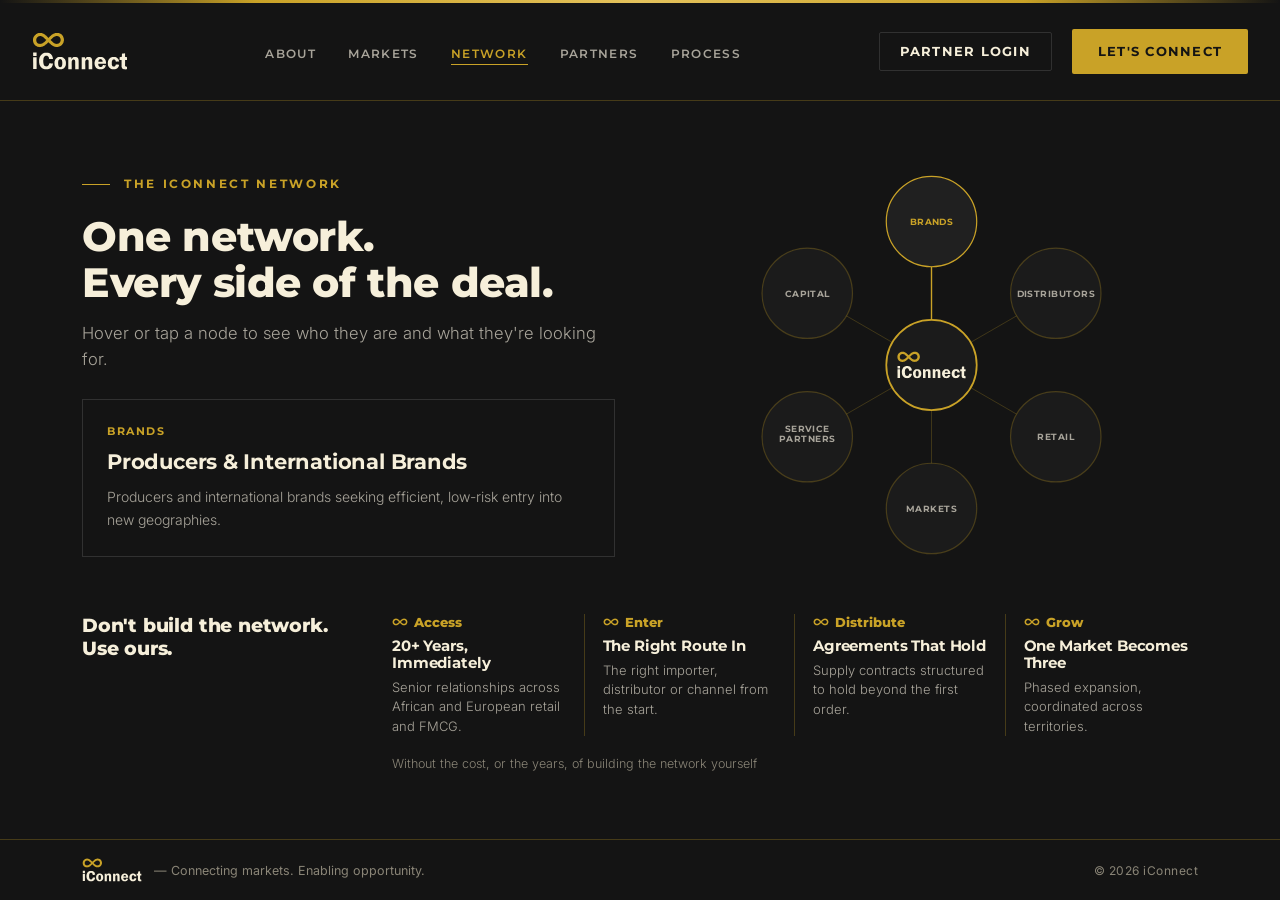
<file: network.html>
<!DOCTYPE html>
<html lang="en">
<head>
<meta charset="UTF-8">
<meta name="viewport" content="width=device-width, initial-scale=1.0">
<title>The iConnect Network — iConnect</title>
<meta name="description" content="One network. Every side of the deal. Brands, distributors, retail, markets, service partners and capital — explore who iConnect connects.">
<link rel="icon" href="favicon.svg">
<link rel="preconnect" href="https://fonts.googleapis.com">
<link rel="preconnect" href="https://fonts.gstatic.com" crossorigin>
<link href="https://fonts.googleapis.com/css2?family=Inter:wght@300;400;500;600&family=Montserrat:wght@600;700;800;900&display=swap" rel="stylesheet">
<link rel="stylesheet" href="styles.css?v=57">
</head>
<body class="bg-black">
<svg style="position:absolute;width:0;height:0;overflow:hidden;" aria-hidden="true"><symbol id="icon-logo-lockup" viewBox="0 0 306.0 122.8"><path class="logo-icon-fill" d="M 22.5,3.3 C 22.4,3.5 22.3,3.5 21,3.5 C 19.7,3.5 19.5,3.6 19.4,3.8 C 19.3,4 19.1,4.1 18.8,4.1 C 18.6,4.1 18.4,4.1 18.3,4.3 C 18.2,4.5 18,4.6 17.5,4.6 C 17,4.6 16.8,4.6 16.7,4.8 C 16.6,5 16.5,5.1 16.2,5.1 C 16,5.1 15.8,5.2 15.7,5.4 C 15.6,5.5 15.4,5.6 15.2,5.6 C 14.9,5.6 14.7,5.8 14.4,6.2 C 14.1,6.5 13.8,6.7 13.6,6.7 C 13.4,6.7 13.1,6.9 12.8,7.2 C 12.5,7.5 12.2,7.8 12,7.8 C 11.6,7.8 7.2,12.1 7.2,12.5 C 7.2,12.7 7,13 6.7,13.3 C 6.3,13.6 6.2,13.9 6.2,14.1 C 6.2,14.3 6.1,14.5 5.9,14.6 C 5.7,14.7 5.6,14.9 5.6,15.2 C 5.6,15.4 5.5,15.6 5.4,15.7 C 5.2,15.8 5.1,16 5.1,16.2 C 5.1,16.5 5,16.6 4.8,16.7 C 4.7,16.8 4.6,17 4.6,17.3 C 4.6,17.5 4.5,17.7 4.3,17.8 C 4.1,17.9 4.1,18.1 4.1,18.6 C 4.1,19.1 4,19.3 3.8,19.4 C 3.6,19.5 3.5,19.7 3.5,21 C 3.5,22.3 3.5,22.4 3.3,22.5 C 3,22.7 3,22.8 3,25.5 C 3,28.1 3,28.2 3.3,28.4 C 3.5,28.5 3.5,28.6 3.5,30.2 C 3.5,31.8 3.6,31.9 3.8,32.1 C 4,32.2 4.1,32.3 4.1,32.8 C 4.1,33.4 4.1,33.5 4.3,33.6 C 4.5,33.7 4.6,33.9 4.6,34.4 C 4.6,34.9 4.6,35.1 4.8,35.2 C 5,35.3 5.1,35.5 5.1,35.8 C 5.1,36 5.2,36.2 5.4,36.3 C 5.5,36.4 5.6,36.6 5.6,36.8 C 5.6,37.1 5.7,37.2 5.9,37.3 C 6.1,37.4 6.2,37.6 6.2,37.8 C 6.2,38.1 6.3,38.3 6.7,38.7 C 7,38.9 7.2,39.2 7.2,39.4 C 7.2,39.8 11.1,43.7 11.5,43.7 C 11.7,43.7 12,43.9 12.2,44.2 C 12.6,44.6 12.8,44.7 13.1,44.7 C 13.3,44.7 13.5,44.8 13.6,45 C 13.7,45.2 13.8,45.3 14.1,45.3 C 14.3,45.3 14.5,45.4 14.6,45.5 C 14.7,45.7 14.9,45.8 15.1,45.8 C 15.4,45.8 15.6,45.9 15.9,46.3 C 16.4,46.8 16.4,46.8 17.3,46.8 C 18,46.8 18.2,46.9 18.3,47.1 C 18.4,47.3 18.6,47.4 19.4,47.4 C 20.2,47.4 20.3,47.4 20.4,47.6 C 20.6,47.9 20.7,47.9 22.3,47.9 C 23.9,47.9 24,47.9 24.1,48.2 C 24.2,48.4 24.4,48.4 24.9,48.4 C 25.4,48.4 25.6,48.4 25.7,48.2 C 25.8,47.9 26,47.9 27.3,47.9 C 28.6,47.9 28.8,47.9 28.9,47.6 C 29,47.4 29.2,47.4 30.2,47.4 C 31.3,47.4 31.4,47.3 31.5,47.1 C 31.6,46.9 31.8,46.8 32.6,46.8 C 33.4,46.8 33.5,46.8 33.6,46.6 C 33.7,46.4 33.9,46.3 34.2,46.3 C 34.4,46.3 34.6,46.2 34.7,46.1 C 34.8,45.9 35,45.8 35.2,45.8 C 35.5,45.8 35.7,45.7 35.8,45.5 C 35.8,45.4 36,45.3 36.3,45.3 C 36.5,45.3 36.7,45.2 36.8,45 C 36.9,44.8 37.1,44.7 37.3,44.7 C 37.6,44.7 37.8,44.6 38.1,44.2 C 38.5,43.7 38.7,43.7 39.2,43.7 C 39.7,43.7 39.8,43.6 40.5,42.9 C 41,42.4 41.4,42.1 41.6,42.1 C 41.7,42.1 42.2,41.7 42.9,41 C 43.5,40.4 44,40 44.2,40 C 44.4,40 45.7,38.8 48.2,36.3 C 50.6,33.8 51.9,32.6 52.1,32.6 C 52.3,32.6 53.1,33.3 54.5,34.7 C 56.1,36.3 56.7,36.8 57,36.8 C 57.3,36.9 57.4,36.9 57.4,37.3 C 57.5,37.7 57.5,37.8 57.9,37.8 C 58.1,37.9 58.7,38.3 60.1,39.7 C 61.3,41 62,41.6 62.2,41.6 C 62.4,41.6 62.7,41.9 63.2,42.4 C 63.8,42.9 64.1,43.1 64.3,43.1 C 64.5,43.1 64.7,43.3 64.8,43.4 C 64.9,43.6 65.1,43.7 65.3,43.7 C 65.6,43.7 65.8,43.8 66.1,44.2 C 66.5,44.6 66.7,44.7 66.9,44.7 C 67.2,44.7 67.4,44.8 67.5,45 C 67.5,45.2 67.7,45.3 68,45.3 C 68.2,45.3 68.4,45.4 68.5,45.5 C 68.6,45.7 68.8,45.8 69,45.8 C 69.3,45.8 69.5,45.9 69.6,46.1 C 69.7,46.2 69.8,46.3 70.1,46.3 C 70.3,46.3 70.5,46.4 70.6,46.6 C 70.7,46.8 70.9,46.8 71.7,46.8 C 72.5,46.8 72.6,46.9 72.7,47.1 C 72.9,47.3 73,47.4 73.8,47.4 C 74.6,47.4 74.7,47.4 74.8,47.6 C 75,47.9 75.1,47.9 78.8,47.9 C 82.5,47.9 82.6,47.9 82.8,47.6 C 82.9,47.4 83,47.4 83.8,47.4 C 84.6,47.4 84.8,47.3 84.9,47.1 C 85,46.9 85.2,46.8 85.9,46.8 C 86.7,46.8 86.9,46.8 87,46.6 C 87.1,46.4 87.3,46.3 87.5,46.3 C 87.8,46.3 88,46.2 88.1,46.1 C 88.1,45.9 88.3,45.8 88.6,45.8 C 88.8,45.8 89,45.7 89.1,45.5 C 89.2,45.4 89.4,45.3 89.6,45.3 C 89.9,45.3 90.1,45.2 90.2,45 C 90.3,44.8 90.4,44.7 90.7,44.7 C 90.9,44.7 91.2,44.6 91.5,44.2 C 91.8,43.9 92.1,43.7 92.3,43.7 C 92.7,43.7 97.6,38.8 97.6,38.4 C 97.6,38.2 97.8,37.9 98.1,37.6 C 98.5,37.3 98.6,37 98.6,36.8 C 98.6,36.6 98.7,36.4 98.9,36.3 C 99.1,36.2 99.1,36 99.1,35.8 C 99.1,35.5 99.2,35.3 99.4,35.2 C 99.6,35.1 99.7,34.9 99.7,34.7 C 99.7,34.4 99.8,34.3 99.9,34.2 C 100.2,34.1 100.2,33.9 100.2,33.4 C 100.2,32.9 100.3,32.7 100.5,32.6 C 100.7,32.5 100.7,32.3 100.7,31.5 C 100.7,30.7 100.8,30.6 101,30.5 C 101.2,30.4 101.3,30.2 101.3,29.7 C 101.3,29.2 101.3,29 101.5,28.9 C 101.8,28.8 101.8,28.6 101.8,25.5 C 101.8,22.3 101.8,22.2 101.5,22 C 101.3,21.9 101.3,21.7 101.3,20.7 C 101.3,19.7 101.2,19.5 101,19.4 C 100.8,19.3 100.7,19.1 100.7,18.8 C 100.7,18.6 100.6,18.4 100.5,18.3 C 100.2,18.2 100.2,18 100.2,17.3 C 100.2,16.5 100.2,16.3 99.9,16.2 C 99.8,16.1 99.7,15.9 99.7,15.7 C 99.7,15.4 99.6,15.2 99.4,15.2 C 99.2,15.1 99.1,14.9 99.1,14.6 C 99.1,14.4 99.1,14.2 98.9,14.1 C 98.7,14 98.6,13.8 98.6,13.6 C 98.6,13.3 98.5,13.1 98.4,13 C 98.2,13 98.1,12.8 98.1,12.6 C 98.1,12.3 97.9,12 97.3,11.5 C 96.8,11 96.5,10.6 96.5,10.4 C 96.5,10 94.8,8.3 94.4,8.3 C 94.2,8.3 93.8,8 93.3,7.5 C 92.8,7 92.5,6.7 92.3,6.7 C 92.1,6.7 91.8,6.5 91.5,6.2 C 91.2,5.8 90.9,5.6 90.7,5.6 C 90.4,5.6 90.3,5.5 90.2,5.4 C 90.1,5.2 89.9,5.1 89.4,5.1 C 88.9,5.1 88.7,5.1 88.6,4.8 C 88.5,4.7 88.3,4.6 88.1,4.6 C 87.8,4.6 87.6,4.5 87.5,4.3 C 87.4,4.1 87.2,4.1 87,4.1 C 86.7,4.1 86.6,4 86.5,3.8 C 86.3,3.6 86.2,3.5 84.6,3.5 C 83,3.5 82.9,3.5 82.8,3.3 C 82.6,3 82.5,3 79.6,3 C 76.7,3 76.6,3 76.4,3.3 C 76.3,3.5 76.2,3.5 74.8,3.5 C 73.5,3.5 73.4,3.6 73.3,3.8 C 73.2,4 73,4.1 72.7,4.1 C 72.5,4.1 72.3,4.1 72.2,4.3 C 72.1,4.5 71.9,4.6 71.4,4.6 C 70.9,4.6 70.7,4.6 70.6,4.8 C 70.5,5.1 70.3,5.1 69.8,5.1 C 69.3,5.1 69.1,5.2 69,5.4 C 68.9,5.5 68.8,5.6 68.5,5.6 C 68.3,5.6 68,5.8 67.7,6.2 C 67.3,6.6 67.2,6.7 66.7,6.7 C 66.1,6.7 66,6.8 65.6,7.2 C 65.3,7.6 65,7.8 64.8,7.8 C 64.6,7.8 64.3,7.9 64,8.3 C 63.7,8.6 63.4,8.8 63.3,8.8 C 63,8.8 62.6,9.1 61.9,9.9 C 61.3,10.5 60.8,10.9 60.6,10.9 C 60.4,10.9 59.4,11.9 57.4,13.8 C 55.2,16 54.5,16.7 54.2,16.8 C 53.9,16.8 53.8,16.9 53.7,17.2 C 53.7,17.4 53.5,17.8 53.1,18.2 L 52.4,18.9 L 48.7,15.2 C 46.2,12.6 44.9,11.5 44.7,11.5 C 44.5,11.5 44,11 43.1,10.1 C 42.2,9.2 41.8,8.8 41.5,8.8 C 41.3,8.8 41.1,8.7 41,8.5 C 41,8.4 40.8,8.3 40.6,8.3 C 40.3,8.3 40,8.1 39.5,7.5 C 38.9,6.9 38.6,6.7 38.3,6.7 C 38.1,6.7 37.9,6.6 37.9,6.4 C 37.8,6.3 37.6,6.2 37.3,6.2 C 37.1,6.2 36.9,6.1 36.8,5.9 C 36.7,5.7 36.5,5.6 36.3,5.6 C 36,5.6 35.8,5.5 35.8,5.4 C 35.7,5.2 35.5,5.1 35.2,5.1 C 35,5.1 34.8,5 34.7,4.8 C 34.6,4.6 34.4,4.6 33.9,4.6 C 33.4,4.6 33.2,4.5 33.1,4.3 C 33,4.1 32.8,4.1 32.6,4.1 C 32.3,4.1 32.1,4 32.1,3.8 C 31.9,3.6 31.8,3.5 30.2,3.5 C 28.6,3.5 28.5,3.5 28.4,3.3 C 28.2,3 28.1,3 25.5,3 C 22.8,3 22.7,3 22.5,3.3 M 28.4,13.3 C 28.5,13.5 28.6,13.6 29.7,13.6 C 30.7,13.6 30.9,13.6 31,13.8 C 31.1,14 31.3,14.1 31.5,14.1 C 31.8,14.1 32,14.2 32.1,14.4 C 32.1,14.5 32.3,14.6 32.6,14.6 C 32.8,14.6 33,14.7 33.1,14.9 C 33.2,15 33.4,15.2 33.6,15.2 C 33.9,15.2 34.1,15.3 34.4,15.7 C 34.7,16 35,16.2 35.2,16.2 C 35.4,16.2 35.7,16.4 36,16.7 C 36.3,17.1 36.6,17.3 36.8,17.3 C 37,17.3 38,18.1 40.2,20.4 C 42.3,22.5 43.5,23.6 43.7,23.6 C 43.8,23.6 44.2,23.9 44.6,24.3 C 45.2,24.8 45.3,25 45.3,25.5 C 45.3,26 45.2,26.1 42,29.3 C 39.6,31.6 38.6,32.6 38.4,32.6 C 38.2,32.6 37.9,32.8 37.6,33.1 C 37.3,33.4 37,33.6 36.8,33.6 C 36.6,33.6 36.3,33.9 35.8,34.4 C 35.2,35 34.9,35.2 34.6,35.2 C 34.4,35.2 34.2,35.3 34.2,35.5 C 34.1,35.7 33.9,35.8 33.6,35.8 C 33.4,35.8 33.2,35.8 33.1,36 C 33,36.2 32.8,36.3 32.6,36.3 C 32.3,36.3 32.1,36.4 32.1,36.5 C 32,36.8 31.8,36.8 31.3,36.8 C 30.7,36.8 30.6,36.9 30.5,37.1 C 30.4,37.2 30.2,37.3 29.9,37.3 C 29.7,37.3 29.5,37.4 29.4,37.6 C 29.3,37.9 29.1,37.9 25.5,37.9 C 21.8,37.9 21.6,37.9 21.5,37.6 C 21.4,37.4 21.2,37.3 21,37.3 C 20.7,37.3 20.5,37.2 20.4,37.1 C 20.3,36.9 20.2,36.8 19.9,36.8 C 19.7,36.8 19.5,36.7 19.4,36.5 C 19.3,36.4 19.1,36.3 18.9,36.3 C 18.4,36.3 15.2,33 15.2,32.5 C 15.2,32.3 15,32.1 14.9,32.1 C 14.7,32 14.6,31.8 14.6,31.5 C 14.6,31.3 14.5,31.1 14.4,31 C 14.1,30.9 14.1,30.7 14.1,29.9 C 14.1,29.2 14.1,29 13.8,28.9 C 13.6,28.8 13.6,28.6 13.6,25.7 C 13.6,22.8 13.6,22.7 13.8,22.5 C 14.1,22.4 14.1,22.3 14.1,21.5 C 14.1,20.7 14.1,20.6 14.4,20.4 C 14.5,20.3 14.6,20.2 14.6,19.9 C 14.6,19.7 14.8,19.4 15.2,19.1 C 15.5,18.8 15.7,18.5 15.7,18.3 C 15.7,17.9 18.5,15.2 18.9,15.2 C 19.1,15.2 19.4,14.9 19.6,14.6 C 20.1,14.1 20.2,14.1 20.7,14.1 C 21.2,14.1 21.4,14 21.5,13.8 C 21.6,13.6 21.8,13.6 22.5,13.6 C 23.3,13.6 23.5,13.5 23.6,13.3 C 23.7,13.1 23.9,13 26,13 C 28.1,13 28.2,13.1 28.4,13.3 M 81.7,13.3 C 81.8,13.5 82,13.6 82.8,13.6 C 83.6,13.6 83.7,13.6 83.8,13.8 C 83.9,14 84.1,14.1 84.4,14.1 C 84.6,14.1 84.8,14.2 84.9,14.4 C 85,14.5 85.2,14.6 85.4,14.6 C 85.7,14.6 85.8,14.7 85.9,14.9 C 86,15 86.2,15.2 86.4,15.2 C 86.9,15.2 88.6,16.9 88.6,17.3 C 88.6,17.5 88.8,17.8 89.1,18.1 C 89.5,18.4 89.6,18.6 89.6,18.9 C 89.6,19.1 89.7,19.3 89.9,19.4 C 90.1,19.5 90.2,19.7 90.2,20.2 C 90.2,20.7 90.2,20.9 90.4,21 C 90.6,21.1 90.7,21.2 90.7,21.8 C 90.7,22.3 90.7,22.4 91,22.5 C 91.2,22.7 91.2,22.8 91.2,25.5 C 91.2,28.1 91.2,28.2 91,28.4 C 90.8,28.5 90.7,28.6 90.7,28.9 C 90.7,29.1 90.6,29.3 90.4,29.4 C 90.2,29.5 90.2,29.7 90.2,30.5 C 90.2,31.3 90.1,31.4 89.9,31.5 C 89.7,31.6 89.6,31.8 89.6,32 C 89.6,32.4 86.4,35.8 85.9,35.8 C 85.7,35.8 85.4,36 85.1,36.3 C 84.7,36.8 84.6,36.8 84.1,36.8 C 83.6,36.8 83.4,36.9 83.3,37.1 C 83.2,37.2 83,37.3 82.8,37.3 C 82.5,37.3 82.3,37.4 82.2,37.6 C 82.1,37.9 82,37.9 78.5,37.9 C 75.1,37.9 75,37.9 74.8,37.6 C 74.8,37.4 74.6,37.3 74.3,37.3 C 74.1,37.3 73.9,37.2 73.8,37.1 C 73.7,36.9 73.5,36.8 73,36.8 C 72.5,36.8 72.3,36.8 72.2,36.5 C 72.1,36.4 71.9,36.3 71.7,36.3 C 71.5,36.3 71.2,36.1 70.9,35.8 C 70.6,35.4 70.3,35.2 70.1,35.2 C 69.8,35.2 69.7,35.1 69.6,35 C 69.5,34.8 69.3,34.7 69.1,34.7 C 68.8,34.7 68.5,34.4 67.7,33.6 C 67.1,33 66.6,32.6 66.4,32.6 C 66.2,32.6 65,31.4 62.6,29 L 59,25.5 L 62.3,22.2 C 64.5,19.9 65.7,18.8 65.9,18.8 C 66.1,18.8 66.5,18.5 67.2,17.8 C 67.9,17 68.3,16.7 68.6,16.7 C 68.8,16.7 69,16.6 69,16.5 C 69.1,16.3 69.3,16.2 69.5,16.2 C 69.8,16.2 70,16 70.4,15.7 C 70.7,15.3 70.9,15.2 71.2,15.2 C 71.4,15.2 71.6,15 71.7,14.9 C 71.8,14.7 72,14.6 72.2,14.6 C 72.5,14.6 72.6,14.5 72.7,14.4 C 72.8,14.1 73,14.1 73.5,14.1 C 74,14.1 74.2,14 74.3,13.8 C 74.4,13.6 74.6,13.6 75.4,13.6 C 76.2,13.6 76.3,13.5 76.4,13.3 C 76.6,13.1 76.7,13 79.1,13 C 81.4,13 81.6,13.1 81.7,13.3"/><path d="M 3.6,65.5 C 3.6,65.6 3.5,68.1 3.6,71 L 3.6,76.4 L 9.1,76.4 L 14.6,76.4 L 14.6,70.9 L 14.6,65.4 L 9.1,65.4 C 4.8,65.3 3.6,65.4 3.6,65.5 M 41.6,66.1 C 41.4,66.4 41.3,66.4 40.2,66.4 C 39.2,66.4 39,66.4 38.9,66.7 C 38.8,66.9 38.6,66.9 38.1,66.9 C 37.6,66.9 37.4,67 37.3,67.2 C 37.2,67.4 37.1,67.5 36.8,67.5 C 36.6,67.5 36.4,67.5 36.3,67.7 C 36.2,67.9 36,68 35.8,68 C 35.5,68 35.3,68.1 35.2,68.2 C 35.1,68.4 34.9,68.5 34.7,68.5 C 34.4,68.5 34.3,68.6 34.2,68.8 C 34.1,68.9 33.9,69 33.7,69 C 33.4,69 33.1,69.3 32.6,69.8 C 32.1,70.3 31.7,70.6 31.5,70.6 C 31.2,70.6 28.4,73.4 28.4,73.8 C 28.4,74 28,74.4 27.6,74.8 C 27,75.4 26.8,75.7 26.8,76 C 26.8,76.2 26.7,76.4 26.5,76.4 C 26.3,76.5 26.2,76.7 26.2,77 C 26.2,77.2 26.2,77.4 26,77.5 C 25.8,77.6 25.7,77.8 25.7,78 C 25.7,78.3 25.6,78.5 25.5,78.5 C 25.3,78.6 25.2,78.8 25.2,79.1 C 25.2,79.3 25.1,79.5 24.9,79.6 C 24.8,79.7 24.7,79.9 24.7,80.1 C 24.7,80.4 24.6,80.6 24.4,80.7 C 24.2,80.8 24.1,80.9 24.1,81.5 C 24.1,82 24.1,82.1 23.9,82.2 C 23.6,82.4 23.6,82.5 23.6,83.3 C 23.6,84.1 23.6,84.2 23.3,84.4 C 23.1,84.5 23.1,84.6 23.1,85.7 C 23.1,86.7 23,86.9 22.8,87 C 22.6,87.1 22.5,87.3 22.5,92.5 C 22.5,97.8 22.6,98 22.8,98.1 C 23,98.2 23.1,98.4 23.1,99.7 C 23.1,101 23.1,101.1 23.3,101.3 C 23.6,101.4 23.6,101.5 23.6,102.3 C 23.6,103.1 23.6,103.3 23.9,103.4 C 24.1,103.5 24.1,103.7 24.1,104.2 C 24.1,104.7 24.2,104.9 24.4,105 C 24.6,105.1 24.7,105.2 24.7,105.5 C 24.7,105.7 24.8,105.9 24.9,106 C 25.1,106.1 25.2,106.3 25.2,106.5 C 25.2,106.8 25.3,107 25.5,107.1 C 25.6,107.2 25.7,107.3 25.7,107.6 C 25.7,107.9 25.8,108 26,108.1 C 26.1,108.2 26.2,108.4 26.2,108.6 C 26.2,108.9 26.4,109.1 26.8,109.4 C 27.1,109.7 27.3,110 27.3,110.2 C 27.3,110.4 27.6,110.8 28.1,111.3 C 28.6,111.8 28.9,112.2 28.9,112.4 C 28.9,112.7 29.6,113.4 29.9,113.4 C 30.1,113.4 30.6,113.8 31.3,114.5 C 32,115.2 32.4,115.5 32.6,115.5 C 32.8,115.5 33.1,115.7 33.4,116.1 C 33.7,116.4 33.9,116.6 34.2,116.6 C 34.4,116.6 34.6,116.7 34.7,116.8 C 34.8,117 35,117.1 35.2,117.1 C 35.5,117.1 35.7,117.2 35.8,117.4 C 35.8,117.5 36,117.6 36.3,117.6 C 36.5,117.6 36.7,117.7 36.8,117.9 C 36.9,118.1 37.1,118.2 37.6,118.2 C 38.1,118.2 38.3,118.2 38.4,118.4 C 38.5,118.7 38.7,118.7 39.5,118.7 C 40.2,118.7 40.4,118.7 40.5,119 C 40.6,119.2 40.8,119.2 45.5,119.2 C 50.3,119.2 50.4,119.2 50.5,119 C 50.7,118.7 50.8,118.7 51.6,118.7 C 52.4,118.7 52.5,118.7 52.7,118.4 C 52.8,118.2 52.9,118.2 53.5,118.2 C 54,118.2 54.1,118.1 54.2,117.9 C 54.3,117.7 54.5,117.6 54.8,117.6 C 55,117.6 55.2,117.5 55.3,117.4 C 55.4,117.2 55.6,117.1 56.1,117.1 C 56.6,117.1 56.7,117.1 57.1,116.6 C 57.5,116.2 57.7,116.1 57.9,116.1 C 58.2,116.1 58.4,115.9 58.7,115.5 C 59,115.2 59.3,115 59.5,115 C 59.9,115 62.2,112.7 62.2,112.3 C 62.2,112.2 62.5,111.8 63,111.3 C 63.5,110.8 63.8,110.4 63.8,110.2 C 63.8,110 63.9,109.8 64,109.7 C 64.2,109.6 64.3,109.4 64.3,109.2 C 64.3,108.9 64.4,108.7 64.5,108.7 C 64.7,108.6 64.8,108.4 64.8,108.1 C 64.8,107.9 64.9,107.7 65.1,107.6 C 65.3,107.5 65.3,107.3 65.3,106.8 C 65.3,106.3 65.4,106.1 65.6,106 C 65.8,105.9 65.9,105.7 65.9,105.2 C 65.9,104.7 65.9,104.5 66.1,104.4 C 66.4,104.3 66.4,104.2 66.4,103.1 C 66.4,102.1 66.4,101.9 66.7,101.8 C 66.9,101.7 66.9,101.5 66.9,101.2 C 66.9,100.8 66.8,100.8 66.2,100.8 C 65.6,100.7 65.4,100.7 65.3,100.5 C 65.2,100.2 65,100.2 60.8,100.2 C 56.6,100.2 56.5,100.2 56.4,99.9 C 56.2,99.7 56.1,99.7 55.8,99.7 C 55.4,99.7 55.4,99.8 55.3,100.2 C 55.3,100.4 55.2,100.7 55,100.7 C 54.8,100.8 54.8,101 54.8,101.5 C 54.8,102 54.7,102.2 54.5,102.3 C 54.3,102.4 54.2,102.6 54.2,103.1 C 54.2,103.6 54.2,103.8 54,103.9 C 53.8,104 53.7,104.2 53.7,104.4 C 53.7,104.7 53.6,104.9 53.5,105 C 53.3,105 53.2,105.2 53.2,105.4 C 53.2,105.9 50.4,108.7 50,108.7 C 49.8,108.7 49.6,108.8 49.5,108.9 C 49.4,109.1 49.2,109.2 48.7,109.2 C 48.2,109.2 48,109.2 47.9,109.4 C 47.8,109.7 47.6,109.7 45.8,109.7 C 44,109.7 43.8,109.7 43.7,109.4 C 43.6,109.2 43.4,109.2 42.9,109.2 C 42.4,109.2 42.2,109.1 42.1,108.9 C 42,108.7 41.8,108.7 41.6,108.7 C 41.3,108.7 41.1,108.6 41,108.4 C 41,108.2 40.8,108.1 40.6,108.1 C 40.1,108.1 38.9,106.9 38.9,106.5 C 38.9,106.3 38.7,106 38.4,105.8 C 38,105.4 37.9,105.2 37.9,104.9 C 37.9,104.7 37.8,104.5 37.6,104.4 C 37.4,104.3 37.3,104.2 37.3,103.6 C 37.3,103.1 37.3,103 37.1,102.8 C 36.8,102.7 36.8,102.6 36.8,101.8 C 36.8,101 36.8,100.9 36.5,100.7 C 36.3,100.6 36.3,100.5 36.3,98.9 C 36.3,97.3 36.3,97.2 36,97 C 35.8,96.9 35.8,96.8 35.8,93.1 C 35.8,89.4 35.8,89.2 36,89.1 C 36.3,89 36.3,88.8 36.3,87 C 36.3,85.2 36.3,85 36.5,84.9 C 36.8,84.8 36.8,84.6 36.8,83.8 C 36.8,83 36.8,82.9 37.1,82.8 C 37.2,82.7 37.3,82.5 37.3,82.2 C 37.3,82 37.4,81.8 37.6,81.7 C 37.8,81.6 37.9,81.4 37.9,80.9 C 37.9,80.4 37.9,80.3 38.4,79.9 C 38.7,79.6 38.9,79.3 38.9,79.1 C 38.9,78.7 40.7,77 41.1,77 C 41.3,77 41.5,76.9 41.6,76.7 C 41.7,76.5 41.8,76.4 42.1,76.4 C 42.3,76.4 42.5,76.3 42.6,76.2 C 42.8,75.9 42.9,75.9 45.8,75.9 C 48.7,75.9 48.8,75.9 49,76.2 C 49,76.3 49.2,76.4 49.4,76.4 C 49.9,76.4 52.7,79.2 52.7,79.7 C 52.7,79.9 52.8,80.1 52.9,80.1 C 53.1,80.2 53.2,80.4 53.2,80.9 C 53.2,81.4 53.2,81.6 53.5,81.7 C 53.7,81.8 53.7,82 53.7,82.8 C 53.7,83.6 53.8,83.7 54,83.8 C 54.2,83.9 54.2,84.1 54.3,85.2 L 54.3,86.4 L 58.2,86.4 C 61.9,86.5 62,86.5 62.2,86.2 C 62.3,86 62.5,85.9 64.6,85.9 L 66.9,85.9 L 66.9,85.2 C 66.9,84.6 66.9,84.5 66.7,84.4 C 66.4,84.2 66.4,84.1 66.4,83 C 66.4,82 66.4,81.8 66.1,81.7 C 65.9,81.6 65.9,81.4 65.9,80.7 C 65.9,79.9 65.8,79.7 65.6,79.6 C 65.4,79.5 65.3,79.3 65.3,78.8 C 65.3,78.3 65.3,78.1 65.1,78 C 64.9,77.9 64.8,77.7 64.8,77.5 C 64.8,77.2 64.7,77.1 64.5,77 C 64.4,76.9 64.3,76.7 64.3,76.4 C 64.3,76.2 64.2,76 64,75.9 C 63.8,75.8 63.8,75.6 63.8,75.4 C 63.8,75.1 63.7,74.9 63.5,74.8 C 63.3,74.8 63.2,74.6 63.2,74.4 C 63.2,74.1 63,73.8 62.4,73.3 C 61.9,72.8 61.6,72.4 61.6,72.2 C 61.6,71.8 59.9,70.1 59.5,70.1 C 59.3,70.1 59,69.9 58.7,69.6 C 58.4,69.2 58.2,69 57.9,69 C 57.7,69 57.5,68.9 57.1,68.5 C 56.8,68.1 56.6,68 56.3,68 C 56.1,68 55.9,67.9 55.8,67.7 C 55.7,67.5 55.6,67.5 55,67.5 C 54.5,67.5 54.3,67.4 54.2,67.2 C 54.1,67 54,66.9 53.5,66.9 C 52.9,66.9 52.8,66.9 52.7,66.7 C 52.5,66.4 52.4,66.4 51.1,66.4 C 49.8,66.4 49.6,66.4 49.5,66.1 C 49.4,65.9 49.2,65.9 45.5,65.9 C 41.8,65.9 41.7,65.9 41.6,66.1 M 294.6,68.2 C 294.5,68.5 294.4,68.5 291.4,68.5 C 288.6,68.5 288.4,68.5 288.3,68.8 C 288.2,68.9 288,69 287.8,69 C 287.6,69 287.3,69.2 287.1,69.4 L 286.7,69.8 L 286.7,73.1 C 286.7,76.1 286.7,76.3 286.4,76.4 C 286.2,76.6 286.2,76.7 286.1,78.3 L 286.1,80.1 L 282.7,80.1 L 279.4,80.2 L 279.4,84.6 L 279.4,89 L 282.5,89.1 L 285.6,89.2 L 285.6,100.4 C 285.6,111.5 285.6,111.7 285.9,111.8 C 286.1,111.9 286.2,112.1 286.2,112.6 C 286.2,113.1 286.2,113.3 286.4,113.4 C 286.6,113.5 286.7,113.7 286.7,114.2 C 286.7,114.7 286.7,114.9 287.2,115.3 C 287.5,115.6 287.7,115.8 287.7,116 C 287.7,116.4 288.4,117.1 288.8,117.1 C 289,117.1 289.3,117.3 289.6,117.6 C 290,118.1 290.1,118.2 290.7,118.2 C 291.2,118.2 291.3,118.2 291.4,118.4 C 291.5,118.6 291.7,118.7 292.2,118.7 C 292.8,118.7 292.9,118.7 293,119 C 293.2,119.2 293.3,119.2 295.1,119.2 C 297,119.2 297.1,119.2 297.3,119.5 C 297.5,119.9 298.6,119.9 298.8,119.5 C 299,119.2 299.1,119.2 301,119.2 L 303,119.2 L 303,115 L 303,110.8 L 301.8,110.8 C 300.7,110.8 300.5,110.7 300.4,110.5 C 300.3,110.3 300.1,110.2 299.4,110.2 C 298.6,110.2 298.6,110.2 297.9,109.6 C 297.5,109.1 297.3,108.8 297.3,108.6 C 297.3,108.4 297.1,108.2 297,108.1 C 296.7,108 296.7,107.9 296.8,98.6 L 296.8,89.2 L 299.9,89.1 L 303,89 L 303,84.6 L 303,80.2 L 299.9,80.1 L 296.8,80.1 L 296.7,74.1 L 296.7,68 L 295.7,68 C 294.9,68 294.7,68 294.6,68.2 M 84.9,79.9 C 84.8,80.1 84.6,80.1 84.1,80.1 C 83.6,80.1 83.4,80.2 83.3,80.4 C 83.2,80.6 83,80.7 82.5,80.7 C 82,80.7 81.8,80.7 81.7,80.9 C 81.6,81.1 81.4,81.2 81.2,81.2 C 81,81.2 80.7,81.3 80.4,81.7 C 80.1,82 79.8,82.2 79.6,82.2 C 79.2,82.2 74.8,86.6 74.8,87.1 C 74.8,87.2 74.7,87.4 74.6,87.5 C 74.4,87.6 74.3,87.8 74.3,88 C 74.3,88.3 74.2,88.5 73.8,88.8 C 73.3,89.3 73.3,89.4 73.3,89.9 C 73.3,90.4 73.2,90.6 73,90.7 C 72.8,90.8 72.7,91 72.7,91.5 C 72.7,92 72.7,92.2 72.5,92.3 C 72.2,92.4 72.2,92.6 72.2,93.3 C 72.2,94.1 72.2,94.3 71.9,94.4 C 71.7,94.5 71.7,94.7 71.7,99.1 C 71.7,103.6 71.7,103.8 71.9,103.9 C 72.2,104 72.2,104.2 72.2,105.2 C 72.2,106.3 72.2,106.4 72.5,106.5 C 72.7,106.6 72.7,106.8 72.7,107.3 C 72.7,107.9 72.8,108 73,108.1 C 73.2,108.2 73.3,108.4 73.3,108.7 C 73.3,108.9 73.4,109.1 73.5,109.2 C 73.7,109.3 73.8,109.5 73.8,109.7 C 73.8,110 73.9,110.1 74.1,110.2 C 74.2,110.3 74.3,110.5 74.3,110.8 C 74.3,111 74.4,111.2 74.6,111.3 C 74.7,111.4 74.8,111.6 74.8,111.8 C 74.8,112.2 79.7,117.1 80.2,117.1 C 80.4,117.1 80.6,117.2 80.7,117.4 C 80.8,117.5 80.9,117.6 81.2,117.6 C 81.4,117.6 81.6,117.7 81.7,117.9 C 81.8,118.1 82,118.2 82.5,118.2 C 83,118.2 83.2,118.2 83.3,118.4 C 83.4,118.6 83.6,118.7 84.1,118.7 C 84.6,118.7 84.8,118.7 84.9,119 C 85,119.2 85.2,119.2 89.6,119.2 C 94.1,119.2 94.3,119.2 94.4,119 C 94.5,118.7 94.7,118.7 95.2,118.7 C 95.7,118.7 95.9,118.6 96,118.4 C 96.1,118.2 96.3,118.2 96.8,118.2 C 97.3,118.2 97.5,118.1 97.6,117.9 C 97.7,117.7 97.8,117.6 98.1,117.6 C 98.3,117.6 98.5,117.5 98.6,117.4 C 98.7,117.2 98.9,117.1 99.1,117.1 C 99.4,117.1 99.6,117 99.9,116.6 C 100.2,116.3 100.5,116.1 100.7,116.1 C 101.1,116.1 103.9,113.3 103.9,112.9 C 103.9,112.7 104.2,112.3 104.7,111.8 C 105.3,111.3 105.5,111 105.5,110.7 C 105.5,110.5 105.6,110.3 105.8,110.2 C 105.9,110.1 106,110 106,109.7 C 106,109.5 106.1,109.3 106.3,109.2 C 106.5,109.1 106.5,108.9 106.5,108.7 C 106.5,108.4 106.6,108.2 106.8,108.1 C 107,108 107.1,107.9 107.1,107.3 C 107.1,106.8 107.1,106.6 107.3,106.5 C 107.6,106.4 107.6,106.3 107.6,105.5 C 107.6,104.7 107.6,104.5 107.9,104.4 C 108.1,104.3 108.1,104.2 108.1,99.7 C 108.1,95.2 108.1,95.1 107.9,94.9 C 107.6,94.8 107.6,94.6 107.6,93.9 C 107.6,93.1 107.6,92.9 107.3,92.8 C 107.1,92.7 107.1,92.5 107.1,92 C 107.1,91.5 107,91.3 106.8,91.2 C 106.6,91.1 106.5,90.9 106.5,90.4 C 106.5,89.9 106.5,89.7 106.3,89.6 C 106.1,89.5 106,89.4 106,89.1 C 106,88.9 105.9,88.7 105.8,88.6 C 105.6,88.5 105.5,88.3 105.5,88.1 C 105.5,87.8 105.3,87.6 105,87.3 C 104.6,87 104.4,86.7 104.4,86.5 C 104.4,86.1 101.1,82.8 100.7,82.8 C 100.5,82.8 100.2,82.6 99.9,82.2 C 99.6,81.9 99.4,81.7 99.1,81.7 C 98.9,81.7 98.7,81.6 98.6,81.5 C 98.5,81.3 98.3,81.2 98.1,81.2 C 97.8,81.2 97.7,81.1 97.6,80.9 C 97.5,80.7 97.3,80.7 96.8,80.7 C 96.3,80.7 96.1,80.6 96,80.4 C 95.9,80.2 95.7,80.1 95.2,80.1 C 94.7,80.1 94.5,80.1 94.4,79.9 C 94.3,79.6 94.1,79.6 89.6,79.6 C 85.2,79.6 85,79.6 84.9,79.9 M 90.7,86.7 C 90.8,86.9 91,87 91.5,87 C 92,87 92.2,87.1 92.3,87.3 C 92.4,87.4 92.6,87.5 92.8,87.5 C 93.2,87.5 94.9,89.2 94.9,89.7 C 94.9,89.9 95,90.1 95.2,90.2 C 95.4,90.3 95.4,90.4 95.4,91 C 95.4,91.5 95.5,91.6 95.7,91.8 C 96,91.9 96,92 96,93.3 C 96,94.6 96,94.8 96.2,94.9 C 96.5,95.1 96.5,95.2 96.5,99.7 C 96.5,104.2 96.5,104.3 96.2,104.4 C 96,104.5 96,104.7 96,105.8 C 96,106.8 96,107 95.7,107.1 C 95.5,107.2 95.4,107.3 95.4,107.8 C 95.4,108.4 95.4,108.5 94.9,108.9 C 94.6,109.2 94.4,109.5 94.4,109.7 C 94.4,110.1 93.2,111.3 92.8,111.3 C 92.6,111.3 92.4,111.4 92.3,111.6 C 92.2,111.8 92,111.8 91.5,111.8 C 91,111.8 90.8,111.9 90.7,112.1 C 90.6,112.3 90.4,112.4 89.6,112.4 C 88.9,112.4 88.7,112.3 88.6,112.1 C 88.5,111.9 88.3,111.8 87.8,111.8 C 87.3,111.8 87.2,111.8 86.1,110.6 C 85.2,109.8 84.9,109.4 84.9,109.1 C 84.9,108.9 84.8,108.7 84.6,108.7 C 84.4,108.6 84.4,108.4 84.4,107.9 C 84.4,107.3 84.3,107.2 84.1,107.1 C 83.9,106.9 83.8,106.8 83.8,105.5 C 83.8,104.2 83.8,104 83.6,103.9 C 83.3,103.8 83.3,103.6 83.3,99.1 C 83.3,94.7 83.3,94.5 83.6,94.4 C 83.8,94.3 83.8,94.1 83.8,93.1 C 83.8,92 83.9,91.9 84.1,91.8 C 84.3,91.6 84.4,91.5 84.4,91 C 84.4,90.4 84.4,90.3 84.6,90.2 C 84.8,90.1 84.9,89.9 84.9,89.7 C 84.9,89.5 85.2,89 86.1,88.2 L 87.2,87 L 88.1,87 C 88.8,87 89,87 89.1,86.7 C 89.2,86.5 89.4,86.5 89.9,86.5 C 90.4,86.5 90.6,86.5 90.7,86.7 M 133.5,79.9 C 133.4,80.1 133.2,80.1 132.7,80.1 C 132.2,80.1 132,80.2 131.9,80.4 C 131.8,80.6 131.6,80.7 131.4,80.7 C 131.1,80.7 130.9,80.8 130.8,80.9 C 130.8,81.1 130.6,81.2 130.4,81.2 C 129.9,81.2 128.2,82.9 128.2,83.3 C 128.2,83.5 127.9,83.9 127.4,84.3 C 126.9,84.9 126.6,85.2 126.6,85.5 C 126.6,85.8 126.5,85.9 126.1,85.9 L 125.6,85.9 L 125.6,83 L 125.5,80.2 L 120.5,80.2 L 115.6,80.2 L 115.6,99.4 L 115.6,118.6 L 121.1,118.6 L 126.6,118.6 L 126.6,106.1 C 126.6,93.6 126.6,93.5 126.9,93.3 C 127.1,93.2 127.1,93.1 127.1,92.5 C 127.1,92 127.2,91.9 127.4,91.8 C 127.6,91.7 127.7,91.5 127.7,91.2 C 127.7,91 127.8,90.8 127.9,90.7 C 128.1,90.6 128.2,90.4 128.2,90.2 C 128.2,89.8 128.9,89.1 129.3,89.1 C 129.5,89.1 129.7,89 129.8,88.8 C 129.9,88.7 130.1,88.6 130.3,88.6 C 130.6,88.6 130.8,88.5 130.8,88.3 C 131,88.1 131.1,88.1 132.4,88.1 C 133.7,88.1 133.9,88.1 134,88.3 C 134.1,88.5 134.3,88.6 134.5,88.6 C 134.8,88.6 135,88.7 135.1,88.8 C 135.2,89 135.4,89.1 135.6,89.1 C 136,89.2 136.1,89.2 136.1,89.6 C 136.1,89.8 136.3,90.1 136.7,90.4 L 137.2,90.9 L 137.2,92.1 C 137.2,93.1 137.2,93.2 137.4,93.3 C 137.7,93.5 137.7,93.6 137.7,106.1 L 137.8,118.6 L 143.3,118.6 L 148.7,118.6 L 148.8,104.5 C 148.8,90.4 148.8,90.3 148.5,90.2 C 148.3,90 148.3,89.9 148.3,88.6 C 148.3,87.3 148.3,87.1 148,87 C 147.8,86.9 147.8,86.7 147.8,86.2 C 147.8,85.7 147.7,85.5 147.5,85.4 C 147.3,85.3 147.2,85.1 147.2,84.9 C 147.2,84.6 147.1,84.4 147,84.4 C 146.8,84.3 146.7,84.1 146.7,83.9 C 146.7,83.4 145,81.7 144.6,81.7 C 144.4,81.7 144.1,81.5 143.8,81.2 C 143.4,80.7 143.3,80.7 142.7,80.7 C 142.2,80.7 142,80.6 141.9,80.4 C 141.8,80.2 141.7,80.1 141.1,80.1 C 140.6,80.1 140.5,80.1 140.4,79.9 C 140.2,79.6 140.1,79.6 136.9,79.6 C 133.8,79.6 133.6,79.6 133.5,79.9 M 176.3,79.9 C 176.2,80 176,80.1 175.7,80.1 C 175.5,80.1 175.3,80.2 175.2,80.4 C 175.1,80.6 174.9,80.7 174.7,80.7 C 174.4,80.7 174.3,80.8 174.2,80.9 C 174.1,81.1 173.9,81.2 173.7,81.2 C 173.3,81.2 171,83.4 171,83.9 C 171,84 170.8,84.3 170.5,84.6 C 170.1,84.9 169.9,85.2 169.9,85.4 C 169.9,85.7 169.3,86.5 169.1,86.5 C 168.9,86.5 168.9,85.7 168.9,83.3 L 168.8,80.2 L 163.6,80.2 L 158.4,80.2 L 158.4,99.4 L 158.4,118.6 L 164.1,118.6 L 169.9,118.6 L 169.9,105.8 C 169.9,93.1 169.9,93 170.2,92.8 C 170.4,92.7 170.5,92.5 170.5,92 C 170.5,91.5 170.5,91.4 171,91 C 171.3,90.7 171.5,90.4 171.5,90.2 C 171.5,89.8 172.2,89.1 172.6,89.1 C 172.8,89.1 173,89 173.1,88.8 C 173.2,88.7 173.4,88.6 173.6,88.6 C 173.9,88.6 174.1,88.5 174.2,88.3 C 174.3,88.1 174.4,88.1 175.7,88.1 C 177.1,88.1 177.2,88.1 177.3,88.3 C 177.4,88.5 177.6,88.6 177.8,88.6 C 178,88.6 178.4,88.9 179.1,89.5 C 179.7,90.2 180,90.5 180,90.7 C 180,90.9 180.1,91.1 180.2,91.2 C 180.5,91.4 180.5,91.5 180.5,105 L 180.6,118.6 L 186.3,118.6 L 192.1,118.6 L 192.1,106.1 C 192.1,93.6 192.1,93.5 191.9,93.3 C 191.6,93.2 191.6,93.1 191.6,90.7 C 191.6,88.3 191.6,88.2 191.3,88.1 C 191.1,87.9 191.1,87.8 191.1,87 C 191.1,86.2 191,86.1 190.8,85.9 C 190.6,85.8 190.5,85.7 190.5,85.4 C 190.5,85.2 190.4,85 190.3,84.9 C 190.1,84.8 190,84.6 190,84.4 C 190,84.1 189.9,83.9 189.7,83.8 C 189.6,83.7 189.5,83.6 189.5,83.4 C 189.5,82.9 188.8,82.2 188.4,82.2 C 188.2,82.2 187.9,82 187.6,81.7 C 187.3,81.3 187.1,81.2 186.8,81.2 C 186.6,81.2 186.4,81.1 186.3,80.9 C 186.2,80.8 186,80.7 185.8,80.7 C 185.5,80.7 185.4,80.6 185.3,80.4 C 185.2,80.2 185,80.1 184.5,80.1 C 184,80.1 183.8,80.1 183.7,79.9 C 183.5,79.6 183.4,79.6 180,79.6 C 176.6,79.6 176.4,79.6 176.3,79.9 M 213.8,79.9 C 213.7,80.1 213.5,80.1 212.7,80.1 C 212,80.1 211.8,80.2 211.7,80.4 C 211.6,80.6 211.4,80.7 211.1,80.7 C 210.9,80.7 210.7,80.8 210.6,80.9 C 210.5,81.1 210.3,81.2 210.1,81.2 C 209.8,81.2 209.7,81.3 209.6,81.5 C 209.5,81.6 209.3,81.7 209,81.7 C 208.8,81.7 208.6,81.8 208.5,82 C 208.4,82.1 208.2,82.2 208,82.2 C 207.6,82.2 203.2,86.6 203.2,87 C 203.2,87.2 203,87.5 202.7,87.8 C 202.3,88.1 202.2,88.4 202.2,88.6 C 202.2,88.8 202.1,89 201.9,89.1 C 201.7,89.2 201.6,89.4 201.6,89.6 C 201.6,89.9 201.5,90.1 201.4,90.2 C 201.2,90.3 201.1,90.4 201.1,91 C 201.1,91.5 201.1,91.6 200.8,91.8 C 200.6,91.9 200.6,92 200.6,92.5 C 200.6,93.1 200.5,93.2 200.3,93.3 C 200.1,93.5 200.1,93.6 200.1,94.7 C 200.1,95.7 200,95.9 199.8,96 C 199.5,96.1 199.5,96.3 199.5,99.9 C 199.5,103.6 199.5,103.8 199.8,103.9 C 200,104 200.1,104.2 200.1,105 C 200.1,105.7 200.1,105.9 200.3,106 C 200.5,106.1 200.6,106.3 200.6,106.8 C 200.6,107.3 200.6,107.5 200.8,107.6 C 201.1,107.7 201.1,107.9 201.1,108.4 C 201.1,108.9 201.2,109.1 201.4,109.2 C 201.5,109.3 201.6,109.5 201.6,109.7 C 201.6,109.9 201.8,110.2 202.2,110.5 C 202.5,110.8 202.7,111.1 202.7,111.3 C 202.7,111.5 202.9,111.8 203.2,112.1 C 203.5,112.4 203.7,112.7 203.7,112.9 C 203.7,113.3 206,115.5 206.4,115.5 C 206.6,115.5 207,115.8 207.4,116.3 C 208,116.9 208.3,117.1 208.6,117.1 C 208.8,117.1 209,117.2 209,117.4 C 209.1,117.5 209.3,117.6 209.6,117.6 C 209.8,117.6 210,117.7 210.1,117.9 C 210.2,118.1 210.4,118.2 210.9,118.2 C 211.4,118.2 211.6,118.2 211.7,118.4 C 211.8,118.6 212,118.7 212.5,118.7 C 213,118.7 213.2,118.7 213.3,119 C 213.4,119.2 213.5,119.2 218.3,119.2 C 223,119.2 223.2,119.2 223.3,119 C 223.4,118.7 223.6,118.7 224.1,118.7 C 224.6,118.7 224.8,118.6 224.9,118.4 C 225,118.2 225.2,118.2 225.7,118.2 C 226.2,118.2 226.4,118.1 226.5,117.9 C 226.6,117.7 226.7,117.6 227,117.6 C 227.2,117.6 227.4,117.5 227.5,117.4 C 227.6,117.2 227.8,117.1 228,117.1 C 228.2,117.1 228.6,116.9 229.1,116.3 C 229.6,115.8 230,115.5 230.1,115.5 C 230.5,115.5 231.7,114.3 231.7,113.9 C 231.7,113.8 232.1,113.4 232.5,112.9 C 233.1,112.3 233.3,112 233.3,111.8 C 233.3,111.6 233.4,111.4 233.6,111.3 C 233.8,111.2 233.9,111 233.9,110.8 C 233.9,110.5 234,110.3 234.1,110.2 C 234.3,110.1 234.4,110 234.4,109.7 C 234.4,109.5 234.5,109.3 234.7,109.2 C 234.8,109.1 234.9,108.9 234.9,108.7 C 234.9,108.4 235,108.2 235.2,108.1 C 235.4,108 235.4,107.9 235.4,107.6 C 235.4,107.3 235.5,107.2 235.7,107.1 C 235.9,107 236,106.8 235.9,106.5 L 235.9,106.1 L 232.8,106 C 229.9,106 229.8,106 229.6,105.8 C 229.5,105.5 229.4,105.5 227.8,105.5 C 226.2,105.5 226.2,105.5 225.8,105.9 C 225.5,106.2 225.4,106.4 225.4,106.9 C 225.4,107.3 225.3,107.5 225.1,107.6 C 225,107.7 224.9,107.9 224.9,108.1 C 224.9,108.5 222.6,110.8 222.2,110.8 C 222,110.8 221.8,110.9 221.7,111 C 221.6,111.3 221.4,111.3 220.7,111.3 C 219.9,111.3 219.7,111.3 219.6,111.6 C 219.5,111.8 219.3,111.8 218.8,111.8 C 218.3,111.8 218.1,111.8 218,111.6 C 217.9,111.3 217.7,111.3 217,111.3 C 216.2,111.3 216,111.3 215.9,111 C 215.8,110.9 215.6,110.8 215.4,110.8 C 215,110.8 212.2,108 212.2,107.5 C 212.2,107.3 212.1,107.2 211.9,107.1 C 211.7,107 211.7,106.8 211.7,105.8 C 211.7,104.7 211.6,104.5 211.4,104.4 C 211.2,104.3 211.1,104.2 211.1,103.2 C 211.1,102.1 211.2,102 211.5,101.6 L 211.9,101.3 L 223.9,101.2 L 235.9,101.2 L 235.9,98.1 C 236,95.2 236,95.1 235.7,94.9 C 235.5,94.8 235.4,94.6 235.4,93.9 C 235.4,93.1 235.4,92.9 235.2,92.8 C 235,92.7 234.9,92.5 234.9,91.8 C 234.9,91 234.9,90.8 234.7,90.7 C 234.5,90.6 234.4,90.4 234.4,90.2 C 234.4,89.9 234.3,89.7 234.1,89.6 C 234,89.5 233.9,89.4 233.9,89.1 C 233.9,88.9 233.8,88.7 233.6,88.6 C 233.4,88.5 233.3,88.3 233.3,88.1 C 233.3,87.8 233.2,87.6 233.1,87.5 C 232.9,87.4 232.8,87.2 232.8,87.1 C 232.8,86.6 228.5,82.2 228,82.2 C 227.8,82.2 227.6,82.1 227.5,82 C 227.4,81.8 227.2,81.7 227,81.7 C 226.7,81.7 226.6,81.6 226.5,81.5 C 226.4,81.3 226.2,81.2 225.9,81.2 C 225.7,81.2 225.5,81.1 225.4,80.9 C 225.3,80.8 225.1,80.7 224.9,80.7 C 224.6,80.7 224.4,80.6 224.4,80.4 C 224.2,80.2 224.1,80.1 223.3,80.1 C 222.5,80.1 222.4,80.1 222.2,79.9 C 222.1,79.6 222,79.6 218,79.6 C 214.1,79.6 213.9,79.6 213.8,79.9 M 219.6,86.7 C 219.7,87 219.9,87 220.6,87 L 221.5,87 L 222.6,88.2 C 223.5,89 223.8,89.5 223.8,89.7 C 223.8,89.9 223.9,90.1 224.1,90.2 C 224.3,90.3 224.4,90.4 224.4,90.7 C 224.4,90.9 224.4,91.1 224.6,91.2 C 224.9,91.3 224.9,91.5 224.9,92.5 C 224.9,93.6 224.9,93.7 225.2,93.9 L 225.5,94.1 L 225.1,94.5 L 224.6,94.9 L 218.2,94.9 L 211.7,94.9 L 211.7,93.4 C 211.7,92 211.7,91.9 211.9,91.8 C 212.1,91.7 212.2,91.5 212.2,91.2 C 212.2,91 212.3,90.8 212.5,90.7 C 212.6,90.6 212.7,90.4 212.7,90.2 C 212.7,89.9 212.8,89.7 213,89.6 C 213.2,89.6 213.3,89.4 213.3,89.2 C 213.3,88.7 213.9,88.1 214.3,88.1 C 214.5,88.1 214.8,87.9 215.1,87.5 C 215.6,87 215.6,87 216.5,87 C 217.2,87 217.4,87 217.5,86.7 C 217.6,86.5 217.8,86.5 218.5,86.5 C 219.3,86.5 219.5,86.5 219.6,86.7 M 256,79.9 C 255.9,80.1 255.8,80.1 255.3,80.1 C 254.7,80.1 254.6,80.2 254.5,80.4 C 254.4,80.6 254.2,80.7 253.7,80.7 C 253.2,80.7 253,80.7 252.9,80.9 C 252.8,81.1 252.6,81.2 252.4,81.2 C 252.1,81.2 251.9,81.3 251.8,81.5 C 251.7,81.6 251.5,81.7 251.3,81.7 C 251,81.7 250.9,81.8 250.8,82 C 250.7,82.1 250.5,82.2 250.3,82.2 C 250,82.2 249.7,82.5 249.2,83 C 248.7,83.5 248.3,83.8 248.1,83.8 C 248,83.8 247.6,84.1 247.2,84.5 C 246.8,84.9 246.5,85.3 246.5,85.4 C 246.5,85.6 246.2,86 245.7,86.5 C 245.2,87 245,87.3 245,87.6 C 245,87.8 244.8,88 244.7,88.1 C 244.5,88.1 244.4,88.3 244.4,88.6 C 244.4,88.8 244.3,89 244.2,89.1 C 244,89.2 243.9,89.4 243.9,89.6 C 243.9,89.9 243.8,90.1 243.6,90.2 C 243.5,90.3 243.4,90.4 243.4,90.7 C 243.4,90.9 243.3,91.1 243.1,91.2 C 242.9,91.3 242.8,91.5 242.8,92 C 242.8,92.5 242.8,92.7 242.6,92.8 C 242.3,92.9 242.3,93.1 242.3,94.1 C 242.3,95.2 242.3,95.3 242,95.4 C 241.8,95.6 241.8,95.7 241.8,99.7 C 241.8,103.6 241.8,103.8 242,103.9 C 242.3,104 242.3,104.2 242.3,105.2 C 242.3,106.3 242.3,106.4 242.6,106.5 C 242.8,106.6 242.8,106.8 242.8,107.3 C 242.8,107.9 242.9,108 243.1,108.1 C 243.3,108.2 243.4,108.4 243.4,108.7 C 243.4,108.9 243.5,109.1 243.6,109.2 C 243.8,109.3 243.9,109.5 243.9,109.7 C 243.9,110 244,110.1 244.2,110.2 C 244.3,110.3 244.4,110.5 244.4,110.8 C 244.4,111 244.5,111.2 244.7,111.3 C 244.8,111.4 245,111.6 245,111.8 C 245,112.2 249.3,116.6 249.8,116.6 C 250,116.6 250.2,116.7 250.2,116.8 C 250.3,117 250.5,117.1 250.8,117.1 C 251,117.1 251.2,117.2 251.3,117.4 C 251.4,117.5 251.6,117.6 251.8,117.6 C 252.1,117.6 252.3,117.7 252.4,117.9 C 252.4,118.1 252.6,118.2 252.9,118.2 C 253.1,118.2 253.3,118.3 253.4,118.4 C 253.5,118.7 253.7,118.7 254.5,118.7 C 255.2,118.7 255.4,118.7 255.5,119 C 255.7,119.2 255.8,119.2 260.3,119.2 C 264.8,119.2 264.9,119.2 265,119 C 265.1,118.7 265.3,118.7 265.8,118.7 C 266.3,118.7 266.5,118.6 266.6,118.4 C 266.7,118.2 266.9,118.2 267.4,118.2 C 267.9,118.2 268.1,118.1 268.2,117.9 C 268.3,117.7 268.5,117.6 268.7,117.6 C 269,117.6 269.2,117.5 269.3,117.4 C 269.3,117.2 269.5,117.1 269.8,117.1 C 270,117.1 270.2,117 270.6,116.6 C 270.9,116.3 271.2,116.1 271.3,116.1 C 271.7,116.1 274,113.8 274,113.4 C 274,113.2 274.3,112.8 274.8,112.4 C 275.4,111.8 275.6,111.5 275.6,111.2 C 275.6,111 275.7,110.8 275.9,110.8 C 276,110.7 276.1,110.5 276.1,110.2 C 276.1,110 276.2,109.8 276.4,109.7 C 276.6,109.6 276.7,109.4 276.7,108.9 C 276.7,108.4 276.7,108.2 276.9,108.1 C 277.1,108 277.2,107.9 277.2,107.1 C 277.2,106.3 277.2,106.1 277.5,106 C 277.7,105.9 277.7,105.8 277.7,105.2 L 277.6,104.5 L 276.4,104.5 C 275.4,104.4 275.2,104.4 275.1,104.2 C 274.9,103.9 274.8,103.9 271.1,103.9 L 267.2,104 L 267.2,104.4 C 267.1,104.7 267,104.9 266.9,105 C 266.7,105.1 266.6,105.2 266.6,105.8 C 266.6,106.3 266.6,106.4 266.4,106.5 C 266.2,106.6 266.1,106.8 266.1,107 C 266.1,107.3 265.9,107.5 265.6,107.9 C 265.2,108.2 265,108.5 265,108.7 C 265,109.1 264.9,109.1 264.6,109.2 C 264.3,109.2 264,109.4 263.7,109.7 L 263.2,110.2 L 261,110.2 C 259,110.2 258.8,110.2 258.7,110 C 258.6,109.8 258.4,109.7 258.2,109.7 C 257.9,109.7 257.7,109.6 257.6,109.4 C 257.6,109.3 257.4,109.2 257.2,109.2 C 256.7,109.2 256,108.5 256,108.1 C 256,107.9 255.9,107.7 255.8,107.6 C 255.6,107.5 255.5,107.3 255.5,107.1 C 255.5,106.8 255.4,106.6 255.3,106.5 C 255,106.4 255,106.3 255,105.8 C 255,105.2 254.9,105.1 254.7,105 C 254.5,104.8 254.5,104.7 254.5,99.4 C 254.5,94.1 254.5,94 254.7,93.9 C 254.9,93.8 255,93.6 255,93.1 C 255,92.6 255,92.4 255.3,92.3 C 255.5,92.2 255.5,92 255.5,91.5 C 255.5,91 255.6,90.9 257,89.5 L 258.4,88.1 L 259.3,88.1 C 260,88.1 260.2,88 260.3,87.8 C 260.4,87.6 260.6,87.5 261.1,87.5 C 261.6,87.5 261.8,87.6 261.9,87.8 C 262,88 262.1,88.1 262.9,88.1 L 263.7,88.1 L 264.9,89.2 C 265.8,90.1 266.1,90.5 266.1,90.7 C 266.1,90.9 266.2,91.1 266.4,91.2 C 266.6,91.3 266.6,91.5 266.6,92 C 266.6,92.5 266.7,92.7 266.9,92.8 C 267.1,92.9 267.1,93.1 267.2,93.9 L 267.2,94.9 L 268.2,94.9 C 269,94.9 269.1,94.9 269.3,94.7 C 269.4,94.4 269.5,94.4 273.5,94.4 L 277.6,94.3 L 277.7,93.6 C 277.7,93.1 277.7,92.9 277.5,92.8 C 277.2,92.7 277.2,92.5 277.2,91.8 C 277.2,91 277.1,90.8 276.9,90.7 C 276.7,90.6 276.7,90.4 276.7,89.9 C 276.7,89.4 276.6,89.2 276.4,89.1 C 276.2,89 276.1,88.8 276.1,88.6 C 276.1,88.3 276,88.1 275.9,88.1 C 275.7,88 275.6,87.8 275.6,87.5 C 275.6,87.3 275.5,87.1 275.3,87 C 275.2,86.9 275.1,86.7 275.1,86.5 C 275.1,86.1 271.8,82.8 271.3,82.8 C 271.2,82.8 270.9,82.6 270.6,82.2 C 270.2,81.9 270,81.7 269.8,81.7 C 269.5,81.7 269.3,81.6 269.3,81.5 C 269.2,81.3 269,81.2 268.7,81.2 C 268.5,81.2 268.3,81.1 268.2,80.9 C 268.1,80.8 267.9,80.7 267.7,80.7 C 267.4,80.7 267.2,80.6 267.1,80.4 C 267,80.2 266.9,80.1 266.1,80.1 C 265.3,80.1 265.1,80.1 265,79.9 C 264.9,79.6 264.8,79.6 260.5,79.6 C 256.3,79.6 256.2,79.6 256,79.9 M 3.6,80.3 C 3.6,80.4 3.5,88.9 3.6,99.3 L 3.6,118.1 L 9.1,118.1 L 14.6,118.1 L 14.6,99.1 L 14.6,80.2 L 9.1,80.2 C 4.8,80.1 3.6,80.2 3.6,80.3" fill="currentColor"/></symbol><symbol id="icon-infinity" viewBox="0 0 108 54"><path d="M 23.8,4.3 C 23.7,4.5 23.5,4.5 22.2,4.5 C 20.9,4.5 20.7,4.6 20.6,4.8 C 20.5,5 20.3,5.1 20,5.1 C 19.8,5.1 19.6,5.2 19.5,5.3 C 19.4,5.6 19.2,5.6 18.7,5.6 C 18.2,5.6 18,5.7 17.9,5.9 C 17.8,6 17.6,6.1 17.4,6.1 C 17.1,6.1 16.9,6.2 16.8,6.4 C 16.7,6.6 16.6,6.7 16.3,6.7 C 16.1,6.7 15.8,6.8 15.5,7.2 C 15.2,7.6 14.9,7.7 14.7,7.7 C 14.5,7.7 14.2,7.9 13.9,8.3 C 13.6,8.6 13.3,8.8 13.1,8.8 C 12.7,8.8 8.3,13.2 8.3,13.7 C 8.3,13.8 8.1,14.1 7.7,14.4 C 7.4,14.8 7.2,15 7.2,15.3 C 7.2,15.5 7.1,15.7 6.9,15.8 C 6.8,15.9 6.7,16 6.7,16.3 C 6.7,16.6 6.6,16.7 6.4,16.8 C 6.2,16.9 6.1,17.1 6.1,17.4 C 6.1,17.6 6,17.8 5.9,17.9 C 5.7,18 5.6,18.2 5.6,18.4 C 5.6,18.7 5.5,18.9 5.3,19 C 5.1,19.1 5.1,19.3 5.1,19.8 C 5.1,20.3 5,20.5 4.8,20.6 C 4.6,20.7 4.5,20.9 4.5,22.2 C 4.5,23.5 4.5,23.7 4.3,23.8 C 4,23.9 4,24.1 4,26.7 C 4,29.4 4,29.5 4.3,29.7 C 4.5,29.8 4.5,29.9 4.5,31.5 C 4.5,33.1 4.6,33.3 4.8,33.4 C 5,33.5 5.1,33.7 5.1,34.2 C 5.1,34.7 5.1,34.9 5.3,35 C 5.6,35.1 5.6,35.3 5.6,35.8 C 5.6,36.3 5.7,36.5 5.9,36.6 C 6,36.7 6.1,36.9 6.1,37.2 C 6.1,37.4 6.2,37.6 6.4,37.7 C 6.6,37.8 6.7,38 6.7,38.2 C 6.7,38.5 6.8,38.7 6.9,38.8 C 7.1,38.9 7.2,39 7.2,39.3 C 7.2,39.5 7.4,39.8 7.7,40.1 C 8.1,40.4 8.3,40.7 8.3,40.9 C 8.3,41.3 12.2,45.2 12.6,45.2 C 12.8,45.2 13.1,45.4 13.4,45.7 C 13.7,46.1 13.9,46.2 14.2,46.2 C 14.4,46.2 14.6,46.4 14.7,46.5 C 14.8,46.7 15,46.8 15.2,46.8 C 15.5,46.8 15.7,46.9 15.8,47 C 15.9,47.2 16,47.3 16.3,47.3 C 16.5,47.3 16.8,47.5 17.1,47.9 C 17.6,48.4 17.6,48.4 18.5,48.4 C 19.2,48.4 19.4,48.4 19.5,48.7 C 19.6,48.9 19.8,48.9 20.6,48.9 C 21.4,48.9 21.5,49 21.6,49.2 C 21.8,49.4 21.9,49.5 23.5,49.5 C 25.1,49.5 25.3,49.5 25.4,49.7 C 25.5,49.9 25.7,50 26.2,50 C 26.7,50 26.9,49.9 27,49.7 C 27.1,49.5 27.3,49.5 28.6,49.5 C 29.9,49.5 30.1,49.4 30.2,49.2 C 30.3,48.9 30.5,48.9 31.5,48.9 C 32.6,48.9 32.8,48.9 32.9,48.7 C 33,48.4 33.2,48.4 33.9,48.4 C 34.7,48.4 34.9,48.3 35,48.1 C 35.1,47.9 35.3,47.9 35.6,47.9 C 35.8,47.9 36,47.8 36.1,47.6 C 36.2,47.4 36.4,47.3 36.6,47.3 C 36.9,47.3 37.1,47.2 37.2,47 C 37.2,46.9 37.4,46.8 37.7,46.8 C 37.9,46.8 38.1,46.7 38.2,46.5 C 38.3,46.4 38.5,46.2 38.7,46.2 C 39,46.2 39.2,46.1 39.6,45.7 C 40,45.2 40.1,45.2 40.6,45.2 C 41.2,45.2 41.3,45.1 42,44.4 C 42.4,43.9 42.9,43.6 43,43.6 C 43.2,43.6 43.7,43.2 44.4,42.5 C 45,41.8 45.5,41.4 45.7,41.4 C 45.9,41.4 47.2,40.2 49.7,37.7 C 52.2,35.2 53.5,33.9 53.7,33.9 C 53.9,33.9 54.7,34.7 56.1,36.1 C 57.7,37.7 58.3,38.2 58.6,38.3 C 59,38.3 59,38.4 59.1,38.8 C 59.1,39.2 59.2,39.2 59.5,39.3 C 59.8,39.3 60.4,39.8 61.8,41.2 C 63,42.4 63.7,43 63.9,43 C 64.1,43 64.5,43.3 65,43.8 C 65.5,44.4 65.8,44.6 66.1,44.6 C 66.3,44.6 66.5,44.7 66.6,44.9 C 66.7,45.1 66.8,45.2 67.1,45.2 C 67.3,45.2 67.6,45.3 67.9,45.7 C 68.2,46.1 68.5,46.2 68.7,46.2 C 69,46.2 69.1,46.4 69.2,46.5 C 69.3,46.7 69.5,46.8 69.8,46.8 C 70,46.8 70.2,46.9 70.3,47 C 70.4,47.2 70.6,47.3 70.8,47.3 C 71.1,47.3 71.3,47.4 71.4,47.6 C 71.5,47.8 71.7,47.9 71.9,47.9 C 72.2,47.9 72.4,47.9 72.4,48.1 C 72.6,48.3 72.7,48.4 73.5,48.4 C 74.3,48.4 74.5,48.4 74.6,48.7 C 74.7,48.9 74.9,48.9 75.7,48.9 C 76.4,48.9 76.6,49 76.7,49.2 C 76.9,49.4 77,49.5 80.7,49.5 C 84.5,49.5 84.6,49.4 84.7,49.2 C 84.9,49 85,48.9 85.8,48.9 C 86.6,48.9 86.8,48.9 86.9,48.7 C 87,48.4 87.2,48.4 88,48.4 C 88.7,48.4 88.9,48.3 89,48.1 C 89.1,47.9 89.3,47.9 89.6,47.9 C 89.8,47.9 90,47.8 90.1,47.6 C 90.2,47.4 90.4,47.3 90.6,47.3 C 90.9,47.3 91.1,47.2 91.2,47 C 91.3,46.9 91.4,46.8 91.7,46.8 C 92,46.8 92.1,46.7 92.2,46.5 C 92.3,46.4 92.5,46.2 92.7,46.2 C 93,46.2 93.2,46.1 93.6,45.7 C 93.9,45.4 94.2,45.2 94.3,45.2 C 94.8,45.2 99.7,40.2 99.7,39.8 C 99.7,39.6 99.9,39.3 100.3,39 C 100.6,38.7 100.8,38.5 100.8,38.2 C 100.8,38 100.9,37.8 101.1,37.7 C 101.2,37.6 101.3,37.4 101.3,37.2 C 101.3,36.9 101.4,36.7 101.6,36.6 C 101.8,36.5 101.9,36.3 101.9,36.1 C 101.9,35.8 102,35.6 102.1,35.6 C 102.3,35.4 102.4,35.3 102.4,34.7 C 102.4,34.2 102.4,34.1 102.7,33.9 C 102.9,33.8 102.9,33.7 102.9,32.9 C 102.9,32.1 103,31.9 103.2,31.8 C 103.4,31.7 103.5,31.5 103.5,31 C 103.5,30.5 103.5,30.3 103.7,30.2 C 104,30.1 104,29.9 104,26.7 C 104,23.5 104,23.4 103.7,23.3 C 103.5,23.1 103.5,23 103.5,21.9 C 103.5,20.9 103.4,20.7 103.2,20.6 C 103,20.5 102.9,20.3 102.9,20 C 102.9,19.8 102.8,19.6 102.7,19.5 C 102.4,19.4 102.4,19.2 102.4,18.4 C 102.4,17.6 102.4,17.5 102.1,17.4 C 102,17.3 101.9,17.1 101.9,16.8 C 101.9,16.6 101.8,16.4 101.6,16.3 C 101.4,16.2 101.3,16 101.3,15.8 C 101.3,15.5 101.2,15.3 101.1,15.2 C 100.9,15.1 100.8,14.9 100.8,14.7 C 100.8,14.4 100.7,14.3 100.5,14.2 C 100.4,14.1 100.3,13.9 100.3,13.7 C 100.3,13.4 100,13.1 99.5,12.6 C 99,12.1 98.7,11.7 98.7,11.5 C 98.7,11.1 96.9,9.3 96.5,9.3 C 96.3,9.3 95.9,9 95.4,8.5 C 94.9,8 94.6,7.7 94.4,7.7 C 94.2,7.7 93.9,7.5 93.6,7.2 C 93.2,6.8 93,6.7 92.7,6.7 C 92.5,6.7 92.3,6.6 92.2,6.4 C 92.1,6.2 92,6.1 91.4,6.1 C 90.9,6.1 90.7,6.1 90.6,5.9 C 90.5,5.7 90.4,5.6 90.1,5.6 C 89.8,5.6 89.7,5.5 89.6,5.3 C 89.5,5.2 89.3,5.1 89,5.1 C 88.8,5.1 88.6,5 88.5,4.8 C 88.4,4.6 88.2,4.5 86.6,4.5 C 85,4.5 84.9,4.5 84.7,4.3 C 84.6,4 84.5,4 81.5,4 C 78.6,4 78.5,4 78.3,4.3 C 78.2,4.5 78.1,4.5 76.7,4.5 C 75.4,4.5 75.3,4.6 75.1,4.8 C 75,5 74.8,5.1 74.6,5.1 C 74.3,5.1 74.1,5.2 74.1,5.3 C 73.9,5.6 73.8,5.6 73.3,5.6 C 72.7,5.6 72.6,5.7 72.4,5.9 C 72.3,6.1 72.2,6.1 71.6,6.1 C 71.1,6.1 71,6.2 70.8,6.4 C 70.8,6.6 70.6,6.7 70.3,6.7 C 70.1,6.7 69.8,6.8 69.5,7.2 C 69.1,7.7 69,7.7 68.4,7.7 C 67.9,7.7 67.8,7.8 67.4,8.3 C 67.1,8.6 66.8,8.8 66.6,8.8 C 66.4,8.8 66.1,9 65.8,9.3 C 65.5,9.7 65.2,9.9 65,9.9 C 64.8,9.9 64.3,10.2 63.6,11 C 63,11.6 62.5,12 62.3,12 C 62.1,12 61.1,13 59.1,14.9 C 56.8,17.2 56.1,17.9 55.8,17.9 C 55.5,18 55.4,18.1 55.4,18.4 C 55.3,18.6 55.1,19 54.7,19.4 L 54,20.1 L 50.3,16.3 C 47.7,13.8 46.4,12.6 46.2,12.6 C 46.1,12.6 45.5,12.1 44.6,11.2 C 43.7,10.2 43.2,9.9 43,9.9 C 42.8,9.9 42.6,9.8 42.5,9.6 C 42.4,9.5 42.2,9.3 42,9.3 C 41.8,9.3 41.4,9.1 40.9,8.5 C 40.4,8 40,7.7 39.8,7.7 C 39.6,7.7 39.4,7.6 39.3,7.5 C 39.2,7.3 39,7.2 38.8,7.2 C 38.5,7.2 38.3,7.1 38.2,6.9 C 38.1,6.8 37.9,6.7 37.7,6.7 C 37.4,6.7 37.2,6.6 37.2,6.4 C 37.1,6.2 36.9,6.1 36.6,6.1 C 36.4,6.1 36.2,6 36.1,5.9 C 36,5.7 35.8,5.6 35.3,5.6 C 34.8,5.6 34.6,5.6 34.5,5.3 C 34.4,5.2 34.2,5.1 33.9,5.1 C 33.7,5.1 33.5,5 33.4,4.8 C 33.3,4.6 33.1,4.5 31.5,4.5 C 29.9,4.5 29.8,4.5 29.7,4.3 C 29.5,4 29.4,4 26.7,4 C 24.1,4 23.9,4 23.8,4.3 M 29.7,14.4 C 29.8,14.7 29.9,14.7 31,14.7 C 32.1,14.7 32.2,14.7 32.3,15 C 32.4,15.1 32.6,15.2 32.9,15.2 C 33.1,15.2 33.3,15.3 33.4,15.5 C 33.5,15.7 33.7,15.8 33.9,15.8 C 34.2,15.8 34.4,15.9 34.5,16 C 34.6,16.2 34.8,16.3 35,16.3 C 35.2,16.3 35.5,16.5 35.8,16.8 C 36.1,17.2 36.4,17.4 36.6,17.4 C 36.8,17.4 37.1,17.6 37.4,17.9 C 37.7,18.2 38,18.4 38.2,18.4 C 38.4,18.4 39.4,19.3 41.7,21.6 C 43.8,23.8 45,24.9 45.2,24.9 C 45.3,24.9 45.8,25.1 46.1,25.5 C 46.7,26.1 46.8,26.2 46.8,26.7 C 46.8,27.2 46.7,27.3 43.4,30.6 C 41.1,33 40,33.9 39.8,33.9 C 39.6,33.9 39.3,34.2 39,34.5 C 38.7,34.8 38.4,35 38.2,35 C 38,35 37.7,35.3 37.2,35.8 C 36.6,36.4 36.3,36.6 36,36.6 C 35.8,36.6 35.6,36.7 35.6,36.9 C 35.5,37.1 35.3,37.2 35,37.2 C 34.8,37.2 34.6,37.2 34.5,37.4 C 34.4,37.6 34.2,37.7 33.9,37.7 C 33.7,37.7 33.5,37.8 33.4,38 C 33.3,38.2 33.1,38.2 32.6,38.2 C 32.1,38.2 31.9,38.3 31.8,38.5 C 31.7,38.7 31.5,38.8 31.3,38.8 C 31,38.8 30.8,38.9 30.7,39 C 30.6,39.3 30.5,39.3 26.7,39.3 C 23,39.3 22.9,39.3 22.7,39 C 22.6,38.9 22.4,38.8 22.2,38.8 C 21.9,38.8 21.7,38.7 21.6,38.5 C 21.6,38.3 21.4,38.2 21.1,38.2 C 20.9,38.2 20.7,38.1 20.6,38 C 20.5,37.8 20.3,37.7 20.1,37.7 C 19.6,37.7 16.3,34.4 16.3,33.9 C 16.3,33.7 16.2,33.5 16,33.4 C 15.9,33.3 15.8,33.1 15.8,32.9 C 15.8,32.6 15.7,32.4 15.5,32.3 C 15.3,32.2 15.2,32.1 15.2,31.3 C 15.2,30.5 15.2,30.3 15,30.2 C 14.7,30.1 14.7,29.9 14.7,27 C 14.7,24.1 14.7,23.9 15,23.8 C 15.2,23.7 15.2,23.5 15.2,22.7 C 15.2,21.9 15.3,21.8 15.5,21.6 C 15.7,21.6 15.8,21.4 15.8,21.1 C 15.8,20.9 15.9,20.6 16.3,20.3 C 16.6,20 16.8,19.7 16.8,19.5 C 16.8,19.1 19.7,16.3 20.1,16.3 C 20.3,16.3 20.6,16.1 20.8,15.8 C 21.3,15.3 21.4,15.2 21.9,15.2 C 22.4,15.2 22.6,15.2 22.7,15 C 22.8,14.7 23,14.7 23.8,14.7 C 24.6,14.7 24.7,14.7 24.9,14.4 C 25,14.2 25.1,14.2 27.3,14.2 C 29.4,14.2 29.5,14.2 29.7,14.4 M 83.7,14.4 C 83.8,14.7 84,14.7 84.7,14.7 C 85.5,14.7 85.7,14.7 85.8,15 C 85.9,15.1 86.1,15.2 86.4,15.2 C 86.6,15.2 86.8,15.3 86.9,15.5 C 87,15.7 87.2,15.8 87.4,15.8 C 87.7,15.8 87.9,15.9 88,16 C 88,16.2 88.2,16.3 88.4,16.3 C 88.9,16.3 90.6,18 90.6,18.5 C 90.6,18.7 90.8,19 91.2,19.2 C 91.5,19.6 91.7,19.8 91.7,20.1 C 91.7,20.3 91.8,20.5 92,20.6 C 92.2,20.7 92.2,20.9 92.2,21.4 C 92.2,21.9 92.3,22.1 92.5,22.2 C 92.7,22.3 92.8,22.5 92.8,23 C 92.8,23.5 92.8,23.7 93,23.8 C 93.3,23.9 93.3,24.1 93.3,26.7 C 93.3,29.4 93.3,29.5 93,29.7 C 92.9,29.8 92.8,29.9 92.8,30.2 C 92.8,30.5 92.7,30.6 92.5,30.7 C 92.3,30.9 92.2,31 92.2,31.8 C 92.2,32.6 92.2,32.8 92,32.9 C 91.8,33 91.7,33.2 91.7,33.4 C 91.7,33.8 88.4,37.2 87.9,37.2 C 87.7,37.2 87.4,37.4 87.2,37.7 C 86.7,38.2 86.6,38.2 86.1,38.2 C 85.6,38.2 85.4,38.3 85.3,38.5 C 85.2,38.7 85,38.8 84.7,38.8 C 84.5,38.8 84.3,38.9 84.2,39 C 84.1,39.3 83.9,39.3 80.5,39.3 C 77,39.3 76.9,39.3 76.7,39 C 76.6,38.9 76.4,38.8 76.2,38.8 C 75.9,38.8 75.8,38.7 75.7,38.5 C 75.6,38.3 75.4,38.2 74.9,38.2 C 74.3,38.2 74.2,38.2 74.1,38 C 74,37.8 73.8,37.7 73.5,37.7 C 73.3,37.7 73.1,37.5 72.7,37.2 C 72.4,36.8 72.1,36.6 71.9,36.6 C 71.7,36.6 71.5,36.5 71.4,36.4 C 71.3,36.2 71.1,36.1 70.9,36.1 C 70.6,36.1 70.3,35.8 69.5,35 C 68.9,34.3 68.4,33.9 68.2,33.9 C 68,33.9 66.7,32.8 64.3,30.3 L 60.7,26.7 L 64,23.4 C 66.3,21.1 67.5,20 67.6,20 C 67.8,20 68.3,19.6 69,19 C 69.7,18.2 70.1,17.9 70.4,17.9 C 70.6,17.9 70.8,17.8 70.8,17.6 C 70.9,17.5 71.1,17.4 71.4,17.4 C 71.6,17.4 71.8,17.2 72.2,16.8 C 72.5,16.5 72.8,16.3 73,16.3 C 73.2,16.3 73.4,16.2 73.5,16 C 73.6,15.9 73.8,15.8 74.1,15.8 C 74.3,15.8 74.5,15.7 74.6,15.5 C 74.7,15.3 74.9,15.2 75.4,15.2 C 75.9,15.2 76.1,15.2 76.2,15 C 76.3,14.7 76.5,14.7 77.3,14.7 C 78.1,14.7 78.2,14.7 78.3,14.4 C 78.5,14.2 78.6,14.2 81,14.2 C 83.4,14.2 83.5,14.2 83.7,14.4" fill="currentColor"/></symbol></svg>
<div class="page-shell">

<nav class="nav">
  <a href="index.html" class="brand" aria-label="iConnect — home">
    <svg class="brand-logo"><use href="#icon-logo-lockup"/></svg>
  </a>
  <ul class="nav-links" id="navLinks">
    <li><a href="about.html">About</a></li>
    <li><a href="markets.html">Markets</a></li>
    <li><a href="network.html" class="active">Network</a></li>
    <li><a href="partners.html">Partners</a></li>
    <li><a href="process.html">Process</a></li>
    <li class="nav-mobile-only"><a href="contact.html" class="btn btn-gold">Let's Connect</a></li>
    <li class="nav-mobile-only"><a href="portal-login.html" class="btn btn-outline">Partner Login</a></li>
  </ul>
  <div class="nav-cta">
    <a href="portal-login.html" class="btn btn-outline nav-login">Partner Login</a>
    <a href="contact.html" class="btn btn-gold">Let's Connect</a>
    <div class="nav-toggle" id="navToggle"><span></span><span></span><span></span></div>
  </div>
</nav>

<main class="page-main">
  <div class="container">
    <div class="network-wrap">
    <div class="reveal">
      <p class="eyebrow">The iConnect Network</p>
      <h2 class="h-section" style="margin-bottom:14px;">One network.<br>Every side of the deal.</h2>
      <p class="lede" style="margin-bottom:26px;">Hover or tap a node to see who they are and what they're looking for.</p>
      <div class="network-panel" id="networkPanel"></div>
    </div>
    <div class="reveal reveal-delay-2">
      <div class="network-svg-holder">
        <svg viewBox="0 0 460 460" xmlns="http://www.w3.org/2000/svg" style="width:100%;height:100%;">
          <g id="netLines"></g>
          <g id="netNodes"></g>
          <g class="net-core" transform="translate(230,230)">
            <circle r="52"/>
            <use href="#icon-logo-lockup" class="net-core-logo" x="-40" y="-16.05" width="80" height="32.1"/>
          </g>
        </svg>
      </div>
    </div>
    </div>

    <section class="benefits reveal reveal-delay-3">
      <div class="benefits-head">
        <h3 class="h-sub">Don't build the network.<br>Use ours.</h3>
      </div>
      <div class="mini-grid cols-4">
        <div class="mini-item">
          <span class="mn"><svg class="mn-icon" viewBox="0 0 108 54"><use href="#icon-infinity"/></svg>Access</span>
          <h4>20+ Years, Immediately</h4>
          <p>Senior relationships across African and European retail and FMCG.</p>
        </div>
        <div class="mini-item">
          <span class="mn"><svg class="mn-icon" viewBox="0 0 108 54"><use href="#icon-infinity"/></svg>Enter</span>
          <h4>The Right Route In</h4>
          <p>The right importer, distributor or channel from the start.</p>
        </div>
        <div class="mini-item">
          <span class="mn"><svg class="mn-icon" viewBox="0 0 108 54"><use href="#icon-infinity"/></svg>Distribute</span>
          <h4>Agreements That Hold</h4>
          <p>Supply contracts structured to hold beyond the first order.</p>
        </div>
        <div class="mini-item">
          <span class="mn"><svg class="mn-icon" viewBox="0 0 108 54"><use href="#icon-infinity"/></svg>Grow</span>
          <h4>One Market Becomes Three</h4>
          <p>Phased expansion, coordinated across territories.</p>
        </div>
      </div>
      <p class="benefits-note">Without the cost, or the years, of building the network yourself</p>
    </section>
  </div>
</main>

<footer class="page-footer">
  <div class="container footer-row">
    <div class="footer-brand-mini">
      <svg class="footer-logo" aria-label="iConnect"><use href="#icon-logo-lockup"/></svg>
      <span>— Connecting markets. Enabling opportunity.</span>
    </div>
    <div class="footer-meta">© 2026 iConnect</div>
  </div>
</footer>

</div>
<script src="script.js?v=25"></script>
</body>
</html>
</file>
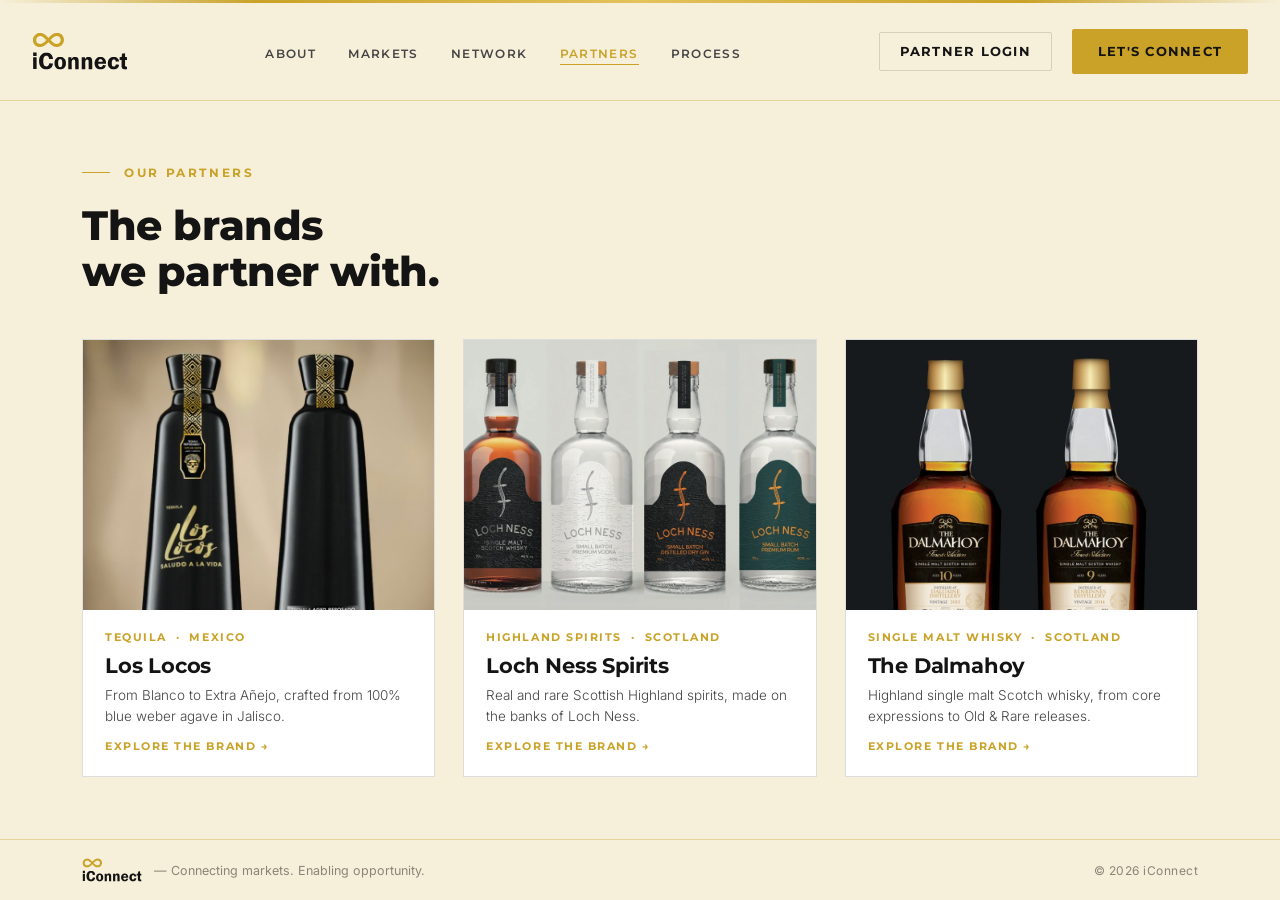
<file: partners.html>
<!DOCTYPE html>
<html lang="en">
<head>
<meta charset="UTF-8">
<meta name="viewport" content="width=device-width, initial-scale=1.0">
<title>Our Partners — iConnect</title>
<meta name="description" content="The brands iConnect partners with: Los Locos tequila from Mexico, Loch Ness Spirits and The Dalmahoy from Scotland.">
<link rel="icon" href="favicon.svg">
<link rel="preconnect" href="https://fonts.googleapis.com">
<link rel="preconnect" href="https://fonts.gstatic.com" crossorigin>
<link href="https://fonts.googleapis.com/css2?family=Inter:wght@300;400;500;600&family=Montserrat:wght@600;700;800;900&display=swap" rel="stylesheet">
<link rel="stylesheet" href="styles.css?v=57">
</head>
<body class="bg-cream">
<svg style="position:absolute;width:0;height:0;overflow:hidden;" aria-hidden="true"><symbol id="icon-logo-lockup" viewBox="0 0 306.0 122.8"><path class="logo-icon-fill" d="M 22.5,3.3 C 22.4,3.5 22.3,3.5 21,3.5 C 19.7,3.5 19.5,3.6 19.4,3.8 C 19.3,4 19.1,4.1 18.8,4.1 C 18.6,4.1 18.4,4.1 18.3,4.3 C 18.2,4.5 18,4.6 17.5,4.6 C 17,4.6 16.8,4.6 16.7,4.8 C 16.6,5 16.5,5.1 16.2,5.1 C 16,5.1 15.8,5.2 15.7,5.4 C 15.6,5.5 15.4,5.6 15.2,5.6 C 14.9,5.6 14.7,5.8 14.4,6.2 C 14.1,6.5 13.8,6.7 13.6,6.7 C 13.4,6.7 13.1,6.9 12.8,7.2 C 12.5,7.5 12.2,7.8 12,7.8 C 11.6,7.8 7.2,12.1 7.2,12.5 C 7.2,12.7 7,13 6.7,13.3 C 6.3,13.6 6.2,13.9 6.2,14.1 C 6.2,14.3 6.1,14.5 5.9,14.6 C 5.7,14.7 5.6,14.9 5.6,15.2 C 5.6,15.4 5.5,15.6 5.4,15.7 C 5.2,15.8 5.1,16 5.1,16.2 C 5.1,16.5 5,16.6 4.8,16.7 C 4.7,16.8 4.6,17 4.6,17.3 C 4.6,17.5 4.5,17.7 4.3,17.8 C 4.1,17.9 4.1,18.1 4.1,18.6 C 4.1,19.1 4,19.3 3.8,19.4 C 3.6,19.5 3.5,19.7 3.5,21 C 3.5,22.3 3.5,22.4 3.3,22.5 C 3,22.7 3,22.8 3,25.5 C 3,28.1 3,28.2 3.3,28.4 C 3.5,28.5 3.5,28.6 3.5,30.2 C 3.5,31.8 3.6,31.9 3.8,32.1 C 4,32.2 4.1,32.3 4.1,32.8 C 4.1,33.4 4.1,33.5 4.3,33.6 C 4.5,33.7 4.6,33.9 4.6,34.4 C 4.6,34.9 4.6,35.1 4.8,35.2 C 5,35.3 5.1,35.5 5.1,35.8 C 5.1,36 5.2,36.2 5.4,36.3 C 5.5,36.4 5.6,36.6 5.6,36.8 C 5.6,37.1 5.7,37.2 5.9,37.3 C 6.1,37.4 6.2,37.6 6.2,37.8 C 6.2,38.1 6.3,38.3 6.7,38.7 C 7,38.9 7.2,39.2 7.2,39.4 C 7.2,39.8 11.1,43.7 11.5,43.7 C 11.7,43.7 12,43.9 12.2,44.2 C 12.6,44.6 12.8,44.7 13.1,44.7 C 13.3,44.7 13.5,44.8 13.6,45 C 13.7,45.2 13.8,45.3 14.1,45.3 C 14.3,45.3 14.5,45.4 14.6,45.5 C 14.7,45.7 14.9,45.8 15.1,45.8 C 15.4,45.8 15.6,45.9 15.9,46.3 C 16.4,46.8 16.4,46.8 17.3,46.8 C 18,46.8 18.2,46.9 18.3,47.1 C 18.4,47.3 18.6,47.4 19.4,47.4 C 20.2,47.4 20.3,47.4 20.4,47.6 C 20.6,47.9 20.7,47.9 22.3,47.9 C 23.9,47.9 24,47.9 24.1,48.2 C 24.2,48.4 24.4,48.4 24.9,48.4 C 25.4,48.4 25.6,48.4 25.7,48.2 C 25.8,47.9 26,47.9 27.3,47.9 C 28.6,47.9 28.8,47.9 28.9,47.6 C 29,47.4 29.2,47.4 30.2,47.4 C 31.3,47.4 31.4,47.3 31.5,47.1 C 31.6,46.9 31.8,46.8 32.6,46.8 C 33.4,46.8 33.5,46.8 33.6,46.6 C 33.7,46.4 33.9,46.3 34.2,46.3 C 34.4,46.3 34.6,46.2 34.7,46.1 C 34.8,45.9 35,45.8 35.2,45.8 C 35.5,45.8 35.7,45.7 35.8,45.5 C 35.8,45.4 36,45.3 36.3,45.3 C 36.5,45.3 36.7,45.2 36.8,45 C 36.9,44.8 37.1,44.7 37.3,44.7 C 37.6,44.7 37.8,44.6 38.1,44.2 C 38.5,43.7 38.7,43.7 39.2,43.7 C 39.7,43.7 39.8,43.6 40.5,42.9 C 41,42.4 41.4,42.1 41.6,42.1 C 41.7,42.1 42.2,41.7 42.9,41 C 43.5,40.4 44,40 44.2,40 C 44.4,40 45.7,38.8 48.2,36.3 C 50.6,33.8 51.9,32.6 52.1,32.6 C 52.3,32.6 53.1,33.3 54.5,34.7 C 56.1,36.3 56.7,36.8 57,36.8 C 57.3,36.9 57.4,36.9 57.4,37.3 C 57.5,37.7 57.5,37.8 57.9,37.8 C 58.1,37.9 58.7,38.3 60.1,39.7 C 61.3,41 62,41.6 62.2,41.6 C 62.4,41.6 62.7,41.9 63.2,42.4 C 63.8,42.9 64.1,43.1 64.3,43.1 C 64.5,43.1 64.7,43.3 64.8,43.4 C 64.9,43.6 65.1,43.7 65.3,43.7 C 65.6,43.7 65.8,43.8 66.1,44.2 C 66.5,44.6 66.7,44.7 66.9,44.7 C 67.2,44.7 67.4,44.8 67.5,45 C 67.5,45.2 67.7,45.3 68,45.3 C 68.2,45.3 68.4,45.4 68.5,45.5 C 68.6,45.7 68.8,45.8 69,45.8 C 69.3,45.8 69.5,45.9 69.6,46.1 C 69.7,46.2 69.8,46.3 70.1,46.3 C 70.3,46.3 70.5,46.4 70.6,46.6 C 70.7,46.8 70.9,46.8 71.7,46.8 C 72.5,46.8 72.6,46.9 72.7,47.1 C 72.9,47.3 73,47.4 73.8,47.4 C 74.6,47.4 74.7,47.4 74.8,47.6 C 75,47.9 75.1,47.9 78.8,47.9 C 82.5,47.9 82.6,47.9 82.8,47.6 C 82.9,47.4 83,47.4 83.8,47.4 C 84.6,47.4 84.8,47.3 84.9,47.1 C 85,46.9 85.2,46.8 85.9,46.8 C 86.7,46.8 86.9,46.8 87,46.6 C 87.1,46.4 87.3,46.3 87.5,46.3 C 87.8,46.3 88,46.2 88.1,46.1 C 88.1,45.9 88.3,45.8 88.6,45.8 C 88.8,45.8 89,45.7 89.1,45.5 C 89.2,45.4 89.4,45.3 89.6,45.3 C 89.9,45.3 90.1,45.2 90.2,45 C 90.3,44.8 90.4,44.7 90.7,44.7 C 90.9,44.7 91.2,44.6 91.5,44.2 C 91.8,43.9 92.1,43.7 92.3,43.7 C 92.7,43.7 97.6,38.8 97.6,38.4 C 97.6,38.2 97.8,37.9 98.1,37.6 C 98.5,37.3 98.6,37 98.6,36.8 C 98.6,36.6 98.7,36.4 98.9,36.3 C 99.1,36.2 99.1,36 99.1,35.8 C 99.1,35.5 99.2,35.3 99.4,35.2 C 99.6,35.1 99.7,34.9 99.7,34.7 C 99.7,34.4 99.8,34.3 99.9,34.2 C 100.2,34.1 100.2,33.9 100.2,33.4 C 100.2,32.9 100.3,32.7 100.5,32.6 C 100.7,32.5 100.7,32.3 100.7,31.5 C 100.7,30.7 100.8,30.6 101,30.5 C 101.2,30.4 101.3,30.2 101.3,29.7 C 101.3,29.2 101.3,29 101.5,28.9 C 101.8,28.8 101.8,28.6 101.8,25.5 C 101.8,22.3 101.8,22.2 101.5,22 C 101.3,21.9 101.3,21.7 101.3,20.7 C 101.3,19.7 101.2,19.5 101,19.4 C 100.8,19.3 100.7,19.1 100.7,18.8 C 100.7,18.6 100.6,18.4 100.5,18.3 C 100.2,18.2 100.2,18 100.2,17.3 C 100.2,16.5 100.2,16.3 99.9,16.2 C 99.8,16.1 99.7,15.9 99.7,15.7 C 99.7,15.4 99.6,15.2 99.4,15.2 C 99.2,15.1 99.1,14.9 99.1,14.6 C 99.1,14.4 99.1,14.2 98.9,14.1 C 98.7,14 98.6,13.8 98.6,13.6 C 98.6,13.3 98.5,13.1 98.4,13 C 98.2,13 98.1,12.8 98.1,12.6 C 98.1,12.3 97.9,12 97.3,11.5 C 96.8,11 96.5,10.6 96.5,10.4 C 96.5,10 94.8,8.3 94.4,8.3 C 94.2,8.3 93.8,8 93.3,7.5 C 92.8,7 92.5,6.7 92.3,6.7 C 92.1,6.7 91.8,6.5 91.5,6.2 C 91.2,5.8 90.9,5.6 90.7,5.6 C 90.4,5.6 90.3,5.5 90.2,5.4 C 90.1,5.2 89.9,5.1 89.4,5.1 C 88.9,5.1 88.7,5.1 88.6,4.8 C 88.5,4.7 88.3,4.6 88.1,4.6 C 87.8,4.6 87.6,4.5 87.5,4.3 C 87.4,4.1 87.2,4.1 87,4.1 C 86.7,4.1 86.6,4 86.5,3.8 C 86.3,3.6 86.2,3.5 84.6,3.5 C 83,3.5 82.9,3.5 82.8,3.3 C 82.6,3 82.5,3 79.6,3 C 76.7,3 76.6,3 76.4,3.3 C 76.3,3.5 76.2,3.5 74.8,3.5 C 73.5,3.5 73.4,3.6 73.3,3.8 C 73.2,4 73,4.1 72.7,4.1 C 72.5,4.1 72.3,4.1 72.2,4.3 C 72.1,4.5 71.9,4.6 71.4,4.6 C 70.9,4.6 70.7,4.6 70.6,4.8 C 70.5,5.1 70.3,5.1 69.8,5.1 C 69.3,5.1 69.1,5.2 69,5.4 C 68.9,5.5 68.8,5.6 68.5,5.6 C 68.3,5.6 68,5.8 67.7,6.2 C 67.3,6.6 67.2,6.7 66.7,6.7 C 66.1,6.7 66,6.8 65.6,7.2 C 65.3,7.6 65,7.8 64.8,7.8 C 64.6,7.8 64.3,7.9 64,8.3 C 63.7,8.6 63.4,8.8 63.3,8.8 C 63,8.8 62.6,9.1 61.9,9.9 C 61.3,10.5 60.8,10.9 60.6,10.9 C 60.4,10.9 59.4,11.9 57.4,13.8 C 55.2,16 54.5,16.7 54.2,16.8 C 53.9,16.8 53.8,16.9 53.7,17.2 C 53.7,17.4 53.5,17.8 53.1,18.2 L 52.4,18.9 L 48.7,15.2 C 46.2,12.6 44.9,11.5 44.7,11.5 C 44.5,11.5 44,11 43.1,10.1 C 42.2,9.2 41.8,8.8 41.5,8.8 C 41.3,8.8 41.1,8.7 41,8.5 C 41,8.4 40.8,8.3 40.6,8.3 C 40.3,8.3 40,8.1 39.5,7.5 C 38.9,6.9 38.6,6.7 38.3,6.7 C 38.1,6.7 37.9,6.6 37.9,6.4 C 37.8,6.3 37.6,6.2 37.3,6.2 C 37.1,6.2 36.9,6.1 36.8,5.9 C 36.7,5.7 36.5,5.6 36.3,5.6 C 36,5.6 35.8,5.5 35.8,5.4 C 35.7,5.2 35.5,5.1 35.2,5.1 C 35,5.1 34.8,5 34.7,4.8 C 34.6,4.6 34.4,4.6 33.9,4.6 C 33.4,4.6 33.2,4.5 33.1,4.3 C 33,4.1 32.8,4.1 32.6,4.1 C 32.3,4.1 32.1,4 32.1,3.8 C 31.9,3.6 31.8,3.5 30.2,3.5 C 28.6,3.5 28.5,3.5 28.4,3.3 C 28.2,3 28.1,3 25.5,3 C 22.8,3 22.7,3 22.5,3.3 M 28.4,13.3 C 28.5,13.5 28.6,13.6 29.7,13.6 C 30.7,13.6 30.9,13.6 31,13.8 C 31.1,14 31.3,14.1 31.5,14.1 C 31.8,14.1 32,14.2 32.1,14.4 C 32.1,14.5 32.3,14.6 32.6,14.6 C 32.8,14.6 33,14.7 33.1,14.9 C 33.2,15 33.4,15.2 33.6,15.2 C 33.9,15.2 34.1,15.3 34.4,15.7 C 34.7,16 35,16.2 35.2,16.2 C 35.4,16.2 35.7,16.4 36,16.7 C 36.3,17.1 36.6,17.3 36.8,17.3 C 37,17.3 38,18.1 40.2,20.4 C 42.3,22.5 43.5,23.6 43.7,23.6 C 43.8,23.6 44.2,23.9 44.6,24.3 C 45.2,24.8 45.3,25 45.3,25.5 C 45.3,26 45.2,26.1 42,29.3 C 39.6,31.6 38.6,32.6 38.4,32.6 C 38.2,32.6 37.9,32.8 37.6,33.1 C 37.3,33.4 37,33.6 36.8,33.6 C 36.6,33.6 36.3,33.9 35.8,34.4 C 35.2,35 34.9,35.2 34.6,35.2 C 34.4,35.2 34.2,35.3 34.2,35.5 C 34.1,35.7 33.9,35.8 33.6,35.8 C 33.4,35.8 33.2,35.8 33.1,36 C 33,36.2 32.8,36.3 32.6,36.3 C 32.3,36.3 32.1,36.4 32.1,36.5 C 32,36.8 31.8,36.8 31.3,36.8 C 30.7,36.8 30.6,36.9 30.5,37.1 C 30.4,37.2 30.2,37.3 29.9,37.3 C 29.7,37.3 29.5,37.4 29.4,37.6 C 29.3,37.9 29.1,37.9 25.5,37.9 C 21.8,37.9 21.6,37.9 21.5,37.6 C 21.4,37.4 21.2,37.3 21,37.3 C 20.7,37.3 20.5,37.2 20.4,37.1 C 20.3,36.9 20.2,36.8 19.9,36.8 C 19.7,36.8 19.5,36.7 19.4,36.5 C 19.3,36.4 19.1,36.3 18.9,36.3 C 18.4,36.3 15.2,33 15.2,32.5 C 15.2,32.3 15,32.1 14.9,32.1 C 14.7,32 14.6,31.8 14.6,31.5 C 14.6,31.3 14.5,31.1 14.4,31 C 14.1,30.9 14.1,30.7 14.1,29.9 C 14.1,29.2 14.1,29 13.8,28.9 C 13.6,28.8 13.6,28.6 13.6,25.7 C 13.6,22.8 13.6,22.7 13.8,22.5 C 14.1,22.4 14.1,22.3 14.1,21.5 C 14.1,20.7 14.1,20.6 14.4,20.4 C 14.5,20.3 14.6,20.2 14.6,19.9 C 14.6,19.7 14.8,19.4 15.2,19.1 C 15.5,18.8 15.7,18.5 15.7,18.3 C 15.7,17.9 18.5,15.2 18.9,15.2 C 19.1,15.2 19.4,14.9 19.6,14.6 C 20.1,14.1 20.2,14.1 20.7,14.1 C 21.2,14.1 21.4,14 21.5,13.8 C 21.6,13.6 21.8,13.6 22.5,13.6 C 23.3,13.6 23.5,13.5 23.6,13.3 C 23.7,13.1 23.9,13 26,13 C 28.1,13 28.2,13.1 28.4,13.3 M 81.7,13.3 C 81.8,13.5 82,13.6 82.8,13.6 C 83.6,13.6 83.7,13.6 83.8,13.8 C 83.9,14 84.1,14.1 84.4,14.1 C 84.6,14.1 84.8,14.2 84.9,14.4 C 85,14.5 85.2,14.6 85.4,14.6 C 85.7,14.6 85.8,14.7 85.9,14.9 C 86,15 86.2,15.2 86.4,15.2 C 86.9,15.2 88.6,16.9 88.6,17.3 C 88.6,17.5 88.8,17.8 89.1,18.1 C 89.5,18.4 89.6,18.6 89.6,18.9 C 89.6,19.1 89.7,19.3 89.9,19.4 C 90.1,19.5 90.2,19.7 90.2,20.2 C 90.2,20.7 90.2,20.9 90.4,21 C 90.6,21.1 90.7,21.2 90.7,21.8 C 90.7,22.3 90.7,22.4 91,22.5 C 91.2,22.7 91.2,22.8 91.2,25.5 C 91.2,28.1 91.2,28.2 91,28.4 C 90.8,28.5 90.7,28.6 90.7,28.9 C 90.7,29.1 90.6,29.3 90.4,29.4 C 90.2,29.5 90.2,29.7 90.2,30.5 C 90.2,31.3 90.1,31.4 89.9,31.5 C 89.7,31.6 89.6,31.8 89.6,32 C 89.6,32.4 86.4,35.8 85.9,35.8 C 85.7,35.8 85.4,36 85.1,36.3 C 84.7,36.8 84.6,36.8 84.1,36.8 C 83.6,36.8 83.4,36.9 83.3,37.1 C 83.2,37.2 83,37.3 82.8,37.3 C 82.5,37.3 82.3,37.4 82.2,37.6 C 82.1,37.9 82,37.9 78.5,37.9 C 75.1,37.9 75,37.9 74.8,37.6 C 74.8,37.4 74.6,37.3 74.3,37.3 C 74.1,37.3 73.9,37.2 73.8,37.1 C 73.7,36.9 73.5,36.8 73,36.8 C 72.5,36.8 72.3,36.8 72.2,36.5 C 72.1,36.4 71.9,36.3 71.7,36.3 C 71.5,36.3 71.2,36.1 70.9,35.8 C 70.6,35.4 70.3,35.2 70.1,35.2 C 69.8,35.2 69.7,35.1 69.6,35 C 69.5,34.8 69.3,34.7 69.1,34.7 C 68.8,34.7 68.5,34.4 67.7,33.6 C 67.1,33 66.6,32.6 66.4,32.6 C 66.2,32.6 65,31.4 62.6,29 L 59,25.5 L 62.3,22.2 C 64.5,19.9 65.7,18.8 65.9,18.8 C 66.1,18.8 66.5,18.5 67.2,17.8 C 67.9,17 68.3,16.7 68.6,16.7 C 68.8,16.7 69,16.6 69,16.5 C 69.1,16.3 69.3,16.2 69.5,16.2 C 69.8,16.2 70,16 70.4,15.7 C 70.7,15.3 70.9,15.2 71.2,15.2 C 71.4,15.2 71.6,15 71.7,14.9 C 71.8,14.7 72,14.6 72.2,14.6 C 72.5,14.6 72.6,14.5 72.7,14.4 C 72.8,14.1 73,14.1 73.5,14.1 C 74,14.1 74.2,14 74.3,13.8 C 74.4,13.6 74.6,13.6 75.4,13.6 C 76.2,13.6 76.3,13.5 76.4,13.3 C 76.6,13.1 76.7,13 79.1,13 C 81.4,13 81.6,13.1 81.7,13.3"/><path d="M 3.6,65.5 C 3.6,65.6 3.5,68.1 3.6,71 L 3.6,76.4 L 9.1,76.4 L 14.6,76.4 L 14.6,70.9 L 14.6,65.4 L 9.1,65.4 C 4.8,65.3 3.6,65.4 3.6,65.5 M 41.6,66.1 C 41.4,66.4 41.3,66.4 40.2,66.4 C 39.2,66.4 39,66.4 38.9,66.7 C 38.8,66.9 38.6,66.9 38.1,66.9 C 37.6,66.9 37.4,67 37.3,67.2 C 37.2,67.4 37.1,67.5 36.8,67.5 C 36.6,67.5 36.4,67.5 36.3,67.7 C 36.2,67.9 36,68 35.8,68 C 35.5,68 35.3,68.1 35.2,68.2 C 35.1,68.4 34.9,68.5 34.7,68.5 C 34.4,68.5 34.3,68.6 34.2,68.8 C 34.1,68.9 33.9,69 33.7,69 C 33.4,69 33.1,69.3 32.6,69.8 C 32.1,70.3 31.7,70.6 31.5,70.6 C 31.2,70.6 28.4,73.4 28.4,73.8 C 28.4,74 28,74.4 27.6,74.8 C 27,75.4 26.8,75.7 26.8,76 C 26.8,76.2 26.7,76.4 26.5,76.4 C 26.3,76.5 26.2,76.7 26.2,77 C 26.2,77.2 26.2,77.4 26,77.5 C 25.8,77.6 25.7,77.8 25.7,78 C 25.7,78.3 25.6,78.5 25.5,78.5 C 25.3,78.6 25.2,78.8 25.2,79.1 C 25.2,79.3 25.1,79.5 24.9,79.6 C 24.8,79.7 24.7,79.9 24.7,80.1 C 24.7,80.4 24.6,80.6 24.4,80.7 C 24.2,80.8 24.1,80.9 24.1,81.5 C 24.1,82 24.1,82.1 23.9,82.2 C 23.6,82.4 23.6,82.5 23.6,83.3 C 23.6,84.1 23.6,84.2 23.3,84.4 C 23.1,84.5 23.1,84.6 23.1,85.7 C 23.1,86.7 23,86.9 22.8,87 C 22.6,87.1 22.5,87.3 22.5,92.5 C 22.5,97.8 22.6,98 22.8,98.1 C 23,98.2 23.1,98.4 23.1,99.7 C 23.1,101 23.1,101.1 23.3,101.3 C 23.6,101.4 23.6,101.5 23.6,102.3 C 23.6,103.1 23.6,103.3 23.9,103.4 C 24.1,103.5 24.1,103.7 24.1,104.2 C 24.1,104.7 24.2,104.9 24.4,105 C 24.6,105.1 24.7,105.2 24.7,105.5 C 24.7,105.7 24.8,105.9 24.9,106 C 25.1,106.1 25.2,106.3 25.2,106.5 C 25.2,106.8 25.3,107 25.5,107.1 C 25.6,107.2 25.7,107.3 25.7,107.6 C 25.7,107.9 25.8,108 26,108.1 C 26.1,108.2 26.2,108.4 26.2,108.6 C 26.2,108.9 26.4,109.1 26.8,109.4 C 27.1,109.7 27.3,110 27.3,110.2 C 27.3,110.4 27.6,110.8 28.1,111.3 C 28.6,111.8 28.9,112.2 28.9,112.4 C 28.9,112.7 29.6,113.4 29.9,113.4 C 30.1,113.4 30.6,113.8 31.3,114.5 C 32,115.2 32.4,115.5 32.6,115.5 C 32.8,115.5 33.1,115.7 33.4,116.1 C 33.7,116.4 33.9,116.6 34.2,116.6 C 34.4,116.6 34.6,116.7 34.7,116.8 C 34.8,117 35,117.1 35.2,117.1 C 35.5,117.1 35.7,117.2 35.8,117.4 C 35.8,117.5 36,117.6 36.3,117.6 C 36.5,117.6 36.7,117.7 36.8,117.9 C 36.9,118.1 37.1,118.2 37.6,118.2 C 38.1,118.2 38.3,118.2 38.4,118.4 C 38.5,118.7 38.7,118.7 39.5,118.7 C 40.2,118.7 40.4,118.7 40.5,119 C 40.6,119.2 40.8,119.2 45.5,119.2 C 50.3,119.2 50.4,119.2 50.5,119 C 50.7,118.7 50.8,118.7 51.6,118.7 C 52.4,118.7 52.5,118.7 52.7,118.4 C 52.8,118.2 52.9,118.2 53.5,118.2 C 54,118.2 54.1,118.1 54.2,117.9 C 54.3,117.7 54.5,117.6 54.8,117.6 C 55,117.6 55.2,117.5 55.3,117.4 C 55.4,117.2 55.6,117.1 56.1,117.1 C 56.6,117.1 56.7,117.1 57.1,116.6 C 57.5,116.2 57.7,116.1 57.9,116.1 C 58.2,116.1 58.4,115.9 58.7,115.5 C 59,115.2 59.3,115 59.5,115 C 59.9,115 62.2,112.7 62.2,112.3 C 62.2,112.2 62.5,111.8 63,111.3 C 63.5,110.8 63.8,110.4 63.8,110.2 C 63.8,110 63.9,109.8 64,109.7 C 64.2,109.6 64.3,109.4 64.3,109.2 C 64.3,108.9 64.4,108.7 64.5,108.7 C 64.7,108.6 64.8,108.4 64.8,108.1 C 64.8,107.9 64.9,107.7 65.1,107.6 C 65.3,107.5 65.3,107.3 65.3,106.8 C 65.3,106.3 65.4,106.1 65.6,106 C 65.8,105.9 65.9,105.7 65.9,105.2 C 65.9,104.7 65.9,104.5 66.1,104.4 C 66.4,104.3 66.4,104.2 66.4,103.1 C 66.4,102.1 66.4,101.9 66.7,101.8 C 66.9,101.7 66.9,101.5 66.9,101.2 C 66.9,100.8 66.8,100.8 66.2,100.8 C 65.6,100.7 65.4,100.7 65.3,100.5 C 65.2,100.2 65,100.2 60.8,100.2 C 56.6,100.2 56.5,100.2 56.4,99.9 C 56.2,99.7 56.1,99.7 55.8,99.7 C 55.4,99.7 55.4,99.8 55.3,100.2 C 55.3,100.4 55.2,100.7 55,100.7 C 54.8,100.8 54.8,101 54.8,101.5 C 54.8,102 54.7,102.2 54.5,102.3 C 54.3,102.4 54.2,102.6 54.2,103.1 C 54.2,103.6 54.2,103.8 54,103.9 C 53.8,104 53.7,104.2 53.7,104.4 C 53.7,104.7 53.6,104.9 53.5,105 C 53.3,105 53.2,105.2 53.2,105.4 C 53.2,105.9 50.4,108.7 50,108.7 C 49.8,108.7 49.6,108.8 49.5,108.9 C 49.4,109.1 49.2,109.2 48.7,109.2 C 48.2,109.2 48,109.2 47.9,109.4 C 47.8,109.7 47.6,109.7 45.8,109.7 C 44,109.7 43.8,109.7 43.7,109.4 C 43.6,109.2 43.4,109.2 42.9,109.2 C 42.4,109.2 42.2,109.1 42.1,108.9 C 42,108.7 41.8,108.7 41.6,108.7 C 41.3,108.7 41.1,108.6 41,108.4 C 41,108.2 40.8,108.1 40.6,108.1 C 40.1,108.1 38.9,106.9 38.9,106.5 C 38.9,106.3 38.7,106 38.4,105.8 C 38,105.4 37.9,105.2 37.9,104.9 C 37.9,104.7 37.8,104.5 37.6,104.4 C 37.4,104.3 37.3,104.2 37.3,103.6 C 37.3,103.1 37.3,103 37.1,102.8 C 36.8,102.7 36.8,102.6 36.8,101.8 C 36.8,101 36.8,100.9 36.5,100.7 C 36.3,100.6 36.3,100.5 36.3,98.9 C 36.3,97.3 36.3,97.2 36,97 C 35.8,96.9 35.8,96.8 35.8,93.1 C 35.8,89.4 35.8,89.2 36,89.1 C 36.3,89 36.3,88.8 36.3,87 C 36.3,85.2 36.3,85 36.5,84.9 C 36.8,84.8 36.8,84.6 36.8,83.8 C 36.8,83 36.8,82.9 37.1,82.8 C 37.2,82.7 37.3,82.5 37.3,82.2 C 37.3,82 37.4,81.8 37.6,81.7 C 37.8,81.6 37.9,81.4 37.9,80.9 C 37.9,80.4 37.9,80.3 38.4,79.9 C 38.7,79.6 38.9,79.3 38.9,79.1 C 38.9,78.7 40.7,77 41.1,77 C 41.3,77 41.5,76.9 41.6,76.7 C 41.7,76.5 41.8,76.4 42.1,76.4 C 42.3,76.4 42.5,76.3 42.6,76.2 C 42.8,75.9 42.9,75.9 45.8,75.9 C 48.7,75.9 48.8,75.9 49,76.2 C 49,76.3 49.2,76.4 49.4,76.4 C 49.9,76.4 52.7,79.2 52.7,79.7 C 52.7,79.9 52.8,80.1 52.9,80.1 C 53.1,80.2 53.2,80.4 53.2,80.9 C 53.2,81.4 53.2,81.6 53.5,81.7 C 53.7,81.8 53.7,82 53.7,82.8 C 53.7,83.6 53.8,83.7 54,83.8 C 54.2,83.9 54.2,84.1 54.3,85.2 L 54.3,86.4 L 58.2,86.4 C 61.9,86.5 62,86.5 62.2,86.2 C 62.3,86 62.5,85.9 64.6,85.9 L 66.9,85.9 L 66.9,85.2 C 66.9,84.6 66.9,84.5 66.7,84.4 C 66.4,84.2 66.4,84.1 66.4,83 C 66.4,82 66.4,81.8 66.1,81.7 C 65.9,81.6 65.9,81.4 65.9,80.7 C 65.9,79.9 65.8,79.7 65.6,79.6 C 65.4,79.5 65.3,79.3 65.3,78.8 C 65.3,78.3 65.3,78.1 65.1,78 C 64.9,77.9 64.8,77.7 64.8,77.5 C 64.8,77.2 64.7,77.1 64.5,77 C 64.4,76.9 64.3,76.7 64.3,76.4 C 64.3,76.2 64.2,76 64,75.9 C 63.8,75.8 63.8,75.6 63.8,75.4 C 63.8,75.1 63.7,74.9 63.5,74.8 C 63.3,74.8 63.2,74.6 63.2,74.4 C 63.2,74.1 63,73.8 62.4,73.3 C 61.9,72.8 61.6,72.4 61.6,72.2 C 61.6,71.8 59.9,70.1 59.5,70.1 C 59.3,70.1 59,69.9 58.7,69.6 C 58.4,69.2 58.2,69 57.9,69 C 57.7,69 57.5,68.9 57.1,68.5 C 56.8,68.1 56.6,68 56.3,68 C 56.1,68 55.9,67.9 55.8,67.7 C 55.7,67.5 55.6,67.5 55,67.5 C 54.5,67.5 54.3,67.4 54.2,67.2 C 54.1,67 54,66.9 53.5,66.9 C 52.9,66.9 52.8,66.9 52.7,66.7 C 52.5,66.4 52.4,66.4 51.1,66.4 C 49.8,66.4 49.6,66.4 49.5,66.1 C 49.4,65.9 49.2,65.9 45.5,65.9 C 41.8,65.9 41.7,65.9 41.6,66.1 M 294.6,68.2 C 294.5,68.5 294.4,68.5 291.4,68.5 C 288.6,68.5 288.4,68.5 288.3,68.8 C 288.2,68.9 288,69 287.8,69 C 287.6,69 287.3,69.2 287.1,69.4 L 286.7,69.8 L 286.7,73.1 C 286.7,76.1 286.7,76.3 286.4,76.4 C 286.2,76.6 286.2,76.7 286.1,78.3 L 286.1,80.1 L 282.7,80.1 L 279.4,80.2 L 279.4,84.6 L 279.4,89 L 282.5,89.1 L 285.6,89.2 L 285.6,100.4 C 285.6,111.5 285.6,111.7 285.9,111.8 C 286.1,111.9 286.2,112.1 286.2,112.6 C 286.2,113.1 286.2,113.3 286.4,113.4 C 286.6,113.5 286.7,113.7 286.7,114.2 C 286.7,114.7 286.7,114.9 287.2,115.3 C 287.5,115.6 287.7,115.8 287.7,116 C 287.7,116.4 288.4,117.1 288.8,117.1 C 289,117.1 289.3,117.3 289.6,117.6 C 290,118.1 290.1,118.2 290.7,118.2 C 291.2,118.2 291.3,118.2 291.4,118.4 C 291.5,118.6 291.7,118.7 292.2,118.7 C 292.8,118.7 292.9,118.7 293,119 C 293.2,119.2 293.3,119.2 295.1,119.2 C 297,119.2 297.1,119.2 297.3,119.5 C 297.5,119.9 298.6,119.9 298.8,119.5 C 299,119.2 299.1,119.2 301,119.2 L 303,119.2 L 303,115 L 303,110.8 L 301.8,110.8 C 300.7,110.8 300.5,110.7 300.4,110.5 C 300.3,110.3 300.1,110.2 299.4,110.2 C 298.6,110.2 298.6,110.2 297.9,109.6 C 297.5,109.1 297.3,108.8 297.3,108.6 C 297.3,108.4 297.1,108.2 297,108.1 C 296.7,108 296.7,107.9 296.8,98.6 L 296.8,89.2 L 299.9,89.1 L 303,89 L 303,84.6 L 303,80.2 L 299.9,80.1 L 296.8,80.1 L 296.7,74.1 L 296.7,68 L 295.7,68 C 294.9,68 294.7,68 294.6,68.2 M 84.9,79.9 C 84.8,80.1 84.6,80.1 84.1,80.1 C 83.6,80.1 83.4,80.2 83.3,80.4 C 83.2,80.6 83,80.7 82.5,80.7 C 82,80.7 81.8,80.7 81.7,80.9 C 81.6,81.1 81.4,81.2 81.2,81.2 C 81,81.2 80.7,81.3 80.4,81.7 C 80.1,82 79.8,82.2 79.6,82.2 C 79.2,82.2 74.8,86.6 74.8,87.1 C 74.8,87.2 74.7,87.4 74.6,87.5 C 74.4,87.6 74.3,87.8 74.3,88 C 74.3,88.3 74.2,88.5 73.8,88.8 C 73.3,89.3 73.3,89.4 73.3,89.9 C 73.3,90.4 73.2,90.6 73,90.7 C 72.8,90.8 72.7,91 72.7,91.5 C 72.7,92 72.7,92.2 72.5,92.3 C 72.2,92.4 72.2,92.6 72.2,93.3 C 72.2,94.1 72.2,94.3 71.9,94.4 C 71.7,94.5 71.7,94.7 71.7,99.1 C 71.7,103.6 71.7,103.8 71.9,103.9 C 72.2,104 72.2,104.2 72.2,105.2 C 72.2,106.3 72.2,106.4 72.5,106.5 C 72.7,106.6 72.7,106.8 72.7,107.3 C 72.7,107.9 72.8,108 73,108.1 C 73.2,108.2 73.3,108.4 73.3,108.7 C 73.3,108.9 73.4,109.1 73.5,109.2 C 73.7,109.3 73.8,109.5 73.8,109.7 C 73.8,110 73.9,110.1 74.1,110.2 C 74.2,110.3 74.3,110.5 74.3,110.8 C 74.3,111 74.4,111.2 74.6,111.3 C 74.7,111.4 74.8,111.6 74.8,111.8 C 74.8,112.2 79.7,117.1 80.2,117.1 C 80.4,117.1 80.6,117.2 80.7,117.4 C 80.8,117.5 80.9,117.6 81.2,117.6 C 81.4,117.6 81.6,117.7 81.7,117.9 C 81.8,118.1 82,118.2 82.5,118.2 C 83,118.2 83.2,118.2 83.3,118.4 C 83.4,118.6 83.6,118.7 84.1,118.7 C 84.6,118.7 84.8,118.7 84.9,119 C 85,119.2 85.2,119.2 89.6,119.2 C 94.1,119.2 94.3,119.2 94.4,119 C 94.5,118.7 94.7,118.7 95.2,118.7 C 95.7,118.7 95.9,118.6 96,118.4 C 96.1,118.2 96.3,118.2 96.8,118.2 C 97.3,118.2 97.5,118.1 97.6,117.9 C 97.7,117.7 97.8,117.6 98.1,117.6 C 98.3,117.6 98.5,117.5 98.6,117.4 C 98.7,117.2 98.9,117.1 99.1,117.1 C 99.4,117.1 99.6,117 99.9,116.6 C 100.2,116.3 100.5,116.1 100.7,116.1 C 101.1,116.1 103.9,113.3 103.9,112.9 C 103.9,112.7 104.2,112.3 104.7,111.8 C 105.3,111.3 105.5,111 105.5,110.7 C 105.5,110.5 105.6,110.3 105.8,110.2 C 105.9,110.1 106,110 106,109.7 C 106,109.5 106.1,109.3 106.3,109.2 C 106.5,109.1 106.5,108.9 106.5,108.7 C 106.5,108.4 106.6,108.2 106.8,108.1 C 107,108 107.1,107.9 107.1,107.3 C 107.1,106.8 107.1,106.6 107.3,106.5 C 107.6,106.4 107.6,106.3 107.6,105.5 C 107.6,104.7 107.6,104.5 107.9,104.4 C 108.1,104.3 108.1,104.2 108.1,99.7 C 108.1,95.2 108.1,95.1 107.9,94.9 C 107.6,94.8 107.6,94.6 107.6,93.9 C 107.6,93.1 107.6,92.9 107.3,92.8 C 107.1,92.7 107.1,92.5 107.1,92 C 107.1,91.5 107,91.3 106.8,91.2 C 106.6,91.1 106.5,90.9 106.5,90.4 C 106.5,89.9 106.5,89.7 106.3,89.6 C 106.1,89.5 106,89.4 106,89.1 C 106,88.9 105.9,88.7 105.8,88.6 C 105.6,88.5 105.5,88.3 105.5,88.1 C 105.5,87.8 105.3,87.6 105,87.3 C 104.6,87 104.4,86.7 104.4,86.5 C 104.4,86.1 101.1,82.8 100.7,82.8 C 100.5,82.8 100.2,82.6 99.9,82.2 C 99.6,81.9 99.4,81.7 99.1,81.7 C 98.9,81.7 98.7,81.6 98.6,81.5 C 98.5,81.3 98.3,81.2 98.1,81.2 C 97.8,81.2 97.7,81.1 97.6,80.9 C 97.5,80.7 97.3,80.7 96.8,80.7 C 96.3,80.7 96.1,80.6 96,80.4 C 95.9,80.2 95.7,80.1 95.2,80.1 C 94.7,80.1 94.5,80.1 94.4,79.9 C 94.3,79.6 94.1,79.6 89.6,79.6 C 85.2,79.6 85,79.6 84.9,79.9 M 90.7,86.7 C 90.8,86.9 91,87 91.5,87 C 92,87 92.2,87.1 92.3,87.3 C 92.4,87.4 92.6,87.5 92.8,87.5 C 93.2,87.5 94.9,89.2 94.9,89.7 C 94.9,89.9 95,90.1 95.2,90.2 C 95.4,90.3 95.4,90.4 95.4,91 C 95.4,91.5 95.5,91.6 95.7,91.8 C 96,91.9 96,92 96,93.3 C 96,94.6 96,94.8 96.2,94.9 C 96.5,95.1 96.5,95.2 96.5,99.7 C 96.5,104.2 96.5,104.3 96.2,104.4 C 96,104.5 96,104.7 96,105.8 C 96,106.8 96,107 95.7,107.1 C 95.5,107.2 95.4,107.3 95.4,107.8 C 95.4,108.4 95.4,108.5 94.9,108.9 C 94.6,109.2 94.4,109.5 94.4,109.7 C 94.4,110.1 93.2,111.3 92.8,111.3 C 92.6,111.3 92.4,111.4 92.3,111.6 C 92.2,111.8 92,111.8 91.5,111.8 C 91,111.8 90.8,111.9 90.7,112.1 C 90.6,112.3 90.4,112.4 89.6,112.4 C 88.9,112.4 88.7,112.3 88.6,112.1 C 88.5,111.9 88.3,111.8 87.8,111.8 C 87.3,111.8 87.2,111.8 86.1,110.6 C 85.2,109.8 84.9,109.4 84.9,109.1 C 84.9,108.9 84.8,108.7 84.6,108.7 C 84.4,108.6 84.4,108.4 84.4,107.9 C 84.4,107.3 84.3,107.2 84.1,107.1 C 83.9,106.9 83.8,106.8 83.8,105.5 C 83.8,104.2 83.8,104 83.6,103.9 C 83.3,103.8 83.3,103.6 83.3,99.1 C 83.3,94.7 83.3,94.5 83.6,94.4 C 83.8,94.3 83.8,94.1 83.8,93.1 C 83.8,92 83.9,91.9 84.1,91.8 C 84.3,91.6 84.4,91.5 84.4,91 C 84.4,90.4 84.4,90.3 84.6,90.2 C 84.8,90.1 84.9,89.9 84.9,89.7 C 84.9,89.5 85.2,89 86.1,88.2 L 87.2,87 L 88.1,87 C 88.8,87 89,87 89.1,86.7 C 89.2,86.5 89.4,86.5 89.9,86.5 C 90.4,86.5 90.6,86.5 90.7,86.7 M 133.5,79.9 C 133.4,80.1 133.2,80.1 132.7,80.1 C 132.2,80.1 132,80.2 131.9,80.4 C 131.8,80.6 131.6,80.7 131.4,80.7 C 131.1,80.7 130.9,80.8 130.8,80.9 C 130.8,81.1 130.6,81.2 130.4,81.2 C 129.9,81.2 128.2,82.9 128.2,83.3 C 128.2,83.5 127.9,83.9 127.4,84.3 C 126.9,84.9 126.6,85.2 126.6,85.5 C 126.6,85.8 126.5,85.9 126.1,85.9 L 125.6,85.9 L 125.6,83 L 125.5,80.2 L 120.5,80.2 L 115.6,80.2 L 115.6,99.4 L 115.6,118.6 L 121.1,118.6 L 126.6,118.6 L 126.6,106.1 C 126.6,93.6 126.6,93.5 126.9,93.3 C 127.1,93.2 127.1,93.1 127.1,92.5 C 127.1,92 127.2,91.9 127.4,91.8 C 127.6,91.7 127.7,91.5 127.7,91.2 C 127.7,91 127.8,90.8 127.9,90.7 C 128.1,90.6 128.2,90.4 128.2,90.2 C 128.2,89.8 128.9,89.1 129.3,89.1 C 129.5,89.1 129.7,89 129.8,88.8 C 129.9,88.7 130.1,88.6 130.3,88.6 C 130.6,88.6 130.8,88.5 130.8,88.3 C 131,88.1 131.1,88.1 132.4,88.1 C 133.7,88.1 133.9,88.1 134,88.3 C 134.1,88.5 134.3,88.6 134.5,88.6 C 134.8,88.6 135,88.7 135.1,88.8 C 135.2,89 135.4,89.1 135.6,89.1 C 136,89.2 136.1,89.2 136.1,89.6 C 136.1,89.8 136.3,90.1 136.7,90.4 L 137.2,90.9 L 137.2,92.1 C 137.2,93.1 137.2,93.2 137.4,93.3 C 137.7,93.5 137.7,93.6 137.7,106.1 L 137.8,118.6 L 143.3,118.6 L 148.7,118.6 L 148.8,104.5 C 148.8,90.4 148.8,90.3 148.5,90.2 C 148.3,90 148.3,89.9 148.3,88.6 C 148.3,87.3 148.3,87.1 148,87 C 147.8,86.9 147.8,86.7 147.8,86.2 C 147.8,85.7 147.7,85.5 147.5,85.4 C 147.3,85.3 147.2,85.1 147.2,84.9 C 147.2,84.6 147.1,84.4 147,84.4 C 146.8,84.3 146.7,84.1 146.7,83.9 C 146.7,83.4 145,81.7 144.6,81.7 C 144.4,81.7 144.1,81.5 143.8,81.2 C 143.4,80.7 143.3,80.7 142.7,80.7 C 142.2,80.7 142,80.6 141.9,80.4 C 141.8,80.2 141.7,80.1 141.1,80.1 C 140.6,80.1 140.5,80.1 140.4,79.9 C 140.2,79.6 140.1,79.6 136.9,79.6 C 133.8,79.6 133.6,79.6 133.5,79.9 M 176.3,79.9 C 176.2,80 176,80.1 175.7,80.1 C 175.5,80.1 175.3,80.2 175.2,80.4 C 175.1,80.6 174.9,80.7 174.7,80.7 C 174.4,80.7 174.3,80.8 174.2,80.9 C 174.1,81.1 173.9,81.2 173.7,81.2 C 173.3,81.2 171,83.4 171,83.9 C 171,84 170.8,84.3 170.5,84.6 C 170.1,84.9 169.9,85.2 169.9,85.4 C 169.9,85.7 169.3,86.5 169.1,86.5 C 168.9,86.5 168.9,85.7 168.9,83.3 L 168.8,80.2 L 163.6,80.2 L 158.4,80.2 L 158.4,99.4 L 158.4,118.6 L 164.1,118.6 L 169.9,118.6 L 169.9,105.8 C 169.9,93.1 169.9,93 170.2,92.8 C 170.4,92.7 170.5,92.5 170.5,92 C 170.5,91.5 170.5,91.4 171,91 C 171.3,90.7 171.5,90.4 171.5,90.2 C 171.5,89.8 172.2,89.1 172.6,89.1 C 172.8,89.1 173,89 173.1,88.8 C 173.2,88.7 173.4,88.6 173.6,88.6 C 173.9,88.6 174.1,88.5 174.2,88.3 C 174.3,88.1 174.4,88.1 175.7,88.1 C 177.1,88.1 177.2,88.1 177.3,88.3 C 177.4,88.5 177.6,88.6 177.8,88.6 C 178,88.6 178.4,88.9 179.1,89.5 C 179.7,90.2 180,90.5 180,90.7 C 180,90.9 180.1,91.1 180.2,91.2 C 180.5,91.4 180.5,91.5 180.5,105 L 180.6,118.6 L 186.3,118.6 L 192.1,118.6 L 192.1,106.1 C 192.1,93.6 192.1,93.5 191.9,93.3 C 191.6,93.2 191.6,93.1 191.6,90.7 C 191.6,88.3 191.6,88.2 191.3,88.1 C 191.1,87.9 191.1,87.8 191.1,87 C 191.1,86.2 191,86.1 190.8,85.9 C 190.6,85.8 190.5,85.7 190.5,85.4 C 190.5,85.2 190.4,85 190.3,84.9 C 190.1,84.8 190,84.6 190,84.4 C 190,84.1 189.9,83.9 189.7,83.8 C 189.6,83.7 189.5,83.6 189.5,83.4 C 189.5,82.9 188.8,82.2 188.4,82.2 C 188.2,82.2 187.9,82 187.6,81.7 C 187.3,81.3 187.1,81.2 186.8,81.2 C 186.6,81.2 186.4,81.1 186.3,80.9 C 186.2,80.8 186,80.7 185.8,80.7 C 185.5,80.7 185.4,80.6 185.3,80.4 C 185.2,80.2 185,80.1 184.5,80.1 C 184,80.1 183.8,80.1 183.7,79.9 C 183.5,79.6 183.4,79.6 180,79.6 C 176.6,79.6 176.4,79.6 176.3,79.9 M 213.8,79.9 C 213.7,80.1 213.5,80.1 212.7,80.1 C 212,80.1 211.8,80.2 211.7,80.4 C 211.6,80.6 211.4,80.7 211.1,80.7 C 210.9,80.7 210.7,80.8 210.6,80.9 C 210.5,81.1 210.3,81.2 210.1,81.2 C 209.8,81.2 209.7,81.3 209.6,81.5 C 209.5,81.6 209.3,81.7 209,81.7 C 208.8,81.7 208.6,81.8 208.5,82 C 208.4,82.1 208.2,82.2 208,82.2 C 207.6,82.2 203.2,86.6 203.2,87 C 203.2,87.2 203,87.5 202.7,87.8 C 202.3,88.1 202.2,88.4 202.2,88.6 C 202.2,88.8 202.1,89 201.9,89.1 C 201.7,89.2 201.6,89.4 201.6,89.6 C 201.6,89.9 201.5,90.1 201.4,90.2 C 201.2,90.3 201.1,90.4 201.1,91 C 201.1,91.5 201.1,91.6 200.8,91.8 C 200.6,91.9 200.6,92 200.6,92.5 C 200.6,93.1 200.5,93.2 200.3,93.3 C 200.1,93.5 200.1,93.6 200.1,94.7 C 200.1,95.7 200,95.9 199.8,96 C 199.5,96.1 199.5,96.3 199.5,99.9 C 199.5,103.6 199.5,103.8 199.8,103.9 C 200,104 200.1,104.2 200.1,105 C 200.1,105.7 200.1,105.9 200.3,106 C 200.5,106.1 200.6,106.3 200.6,106.8 C 200.6,107.3 200.6,107.5 200.8,107.6 C 201.1,107.7 201.1,107.9 201.1,108.4 C 201.1,108.9 201.2,109.1 201.4,109.2 C 201.5,109.3 201.6,109.5 201.6,109.7 C 201.6,109.9 201.8,110.2 202.2,110.5 C 202.5,110.8 202.7,111.1 202.7,111.3 C 202.7,111.5 202.9,111.8 203.2,112.1 C 203.5,112.4 203.7,112.7 203.7,112.9 C 203.7,113.3 206,115.5 206.4,115.5 C 206.6,115.5 207,115.8 207.4,116.3 C 208,116.9 208.3,117.1 208.6,117.1 C 208.8,117.1 209,117.2 209,117.4 C 209.1,117.5 209.3,117.6 209.6,117.6 C 209.8,117.6 210,117.7 210.1,117.9 C 210.2,118.1 210.4,118.2 210.9,118.2 C 211.4,118.2 211.6,118.2 211.7,118.4 C 211.8,118.6 212,118.7 212.5,118.7 C 213,118.7 213.2,118.7 213.3,119 C 213.4,119.2 213.5,119.2 218.3,119.2 C 223,119.2 223.2,119.2 223.3,119 C 223.4,118.7 223.6,118.7 224.1,118.7 C 224.6,118.7 224.8,118.6 224.9,118.4 C 225,118.2 225.2,118.2 225.7,118.2 C 226.2,118.2 226.4,118.1 226.5,117.9 C 226.6,117.7 226.7,117.6 227,117.6 C 227.2,117.6 227.4,117.5 227.5,117.4 C 227.6,117.2 227.8,117.1 228,117.1 C 228.2,117.1 228.6,116.9 229.1,116.3 C 229.6,115.8 230,115.5 230.1,115.5 C 230.5,115.5 231.7,114.3 231.7,113.9 C 231.7,113.8 232.1,113.4 232.5,112.9 C 233.1,112.3 233.3,112 233.3,111.8 C 233.3,111.6 233.4,111.4 233.6,111.3 C 233.8,111.2 233.9,111 233.9,110.8 C 233.9,110.5 234,110.3 234.1,110.2 C 234.3,110.1 234.4,110 234.4,109.7 C 234.4,109.5 234.5,109.3 234.7,109.2 C 234.8,109.1 234.9,108.9 234.9,108.7 C 234.9,108.4 235,108.2 235.2,108.1 C 235.4,108 235.4,107.9 235.4,107.6 C 235.4,107.3 235.5,107.2 235.7,107.1 C 235.9,107 236,106.8 235.9,106.5 L 235.9,106.1 L 232.8,106 C 229.9,106 229.8,106 229.6,105.8 C 229.5,105.5 229.4,105.5 227.8,105.5 C 226.2,105.5 226.2,105.5 225.8,105.9 C 225.5,106.2 225.4,106.4 225.4,106.9 C 225.4,107.3 225.3,107.5 225.1,107.6 C 225,107.7 224.9,107.9 224.9,108.1 C 224.9,108.5 222.6,110.8 222.2,110.8 C 222,110.8 221.8,110.9 221.7,111 C 221.6,111.3 221.4,111.3 220.7,111.3 C 219.9,111.3 219.7,111.3 219.6,111.6 C 219.5,111.8 219.3,111.8 218.8,111.8 C 218.3,111.8 218.1,111.8 218,111.6 C 217.9,111.3 217.7,111.3 217,111.3 C 216.2,111.3 216,111.3 215.9,111 C 215.8,110.9 215.6,110.8 215.4,110.8 C 215,110.8 212.2,108 212.2,107.5 C 212.2,107.3 212.1,107.2 211.9,107.1 C 211.7,107 211.7,106.8 211.7,105.8 C 211.7,104.7 211.6,104.5 211.4,104.4 C 211.2,104.3 211.1,104.2 211.1,103.2 C 211.1,102.1 211.2,102 211.5,101.6 L 211.9,101.3 L 223.9,101.2 L 235.9,101.2 L 235.9,98.1 C 236,95.2 236,95.1 235.7,94.9 C 235.5,94.8 235.4,94.6 235.4,93.9 C 235.4,93.1 235.4,92.9 235.2,92.8 C 235,92.7 234.9,92.5 234.9,91.8 C 234.9,91 234.9,90.8 234.7,90.7 C 234.5,90.6 234.4,90.4 234.4,90.2 C 234.4,89.9 234.3,89.7 234.1,89.6 C 234,89.5 233.9,89.4 233.9,89.1 C 233.9,88.9 233.8,88.7 233.6,88.6 C 233.4,88.5 233.3,88.3 233.3,88.1 C 233.3,87.8 233.2,87.6 233.1,87.5 C 232.9,87.4 232.8,87.2 232.8,87.1 C 232.8,86.6 228.5,82.2 228,82.2 C 227.8,82.2 227.6,82.1 227.5,82 C 227.4,81.8 227.2,81.7 227,81.7 C 226.7,81.7 226.6,81.6 226.5,81.5 C 226.4,81.3 226.2,81.2 225.9,81.2 C 225.7,81.2 225.5,81.1 225.4,80.9 C 225.3,80.8 225.1,80.7 224.9,80.7 C 224.6,80.7 224.4,80.6 224.4,80.4 C 224.2,80.2 224.1,80.1 223.3,80.1 C 222.5,80.1 222.4,80.1 222.2,79.9 C 222.1,79.6 222,79.6 218,79.6 C 214.1,79.6 213.9,79.6 213.8,79.9 M 219.6,86.7 C 219.7,87 219.9,87 220.6,87 L 221.5,87 L 222.6,88.2 C 223.5,89 223.8,89.5 223.8,89.7 C 223.8,89.9 223.9,90.1 224.1,90.2 C 224.3,90.3 224.4,90.4 224.4,90.7 C 224.4,90.9 224.4,91.1 224.6,91.2 C 224.9,91.3 224.9,91.5 224.9,92.5 C 224.9,93.6 224.9,93.7 225.2,93.9 L 225.5,94.1 L 225.1,94.5 L 224.6,94.9 L 218.2,94.9 L 211.7,94.9 L 211.7,93.4 C 211.7,92 211.7,91.9 211.9,91.8 C 212.1,91.7 212.2,91.5 212.2,91.2 C 212.2,91 212.3,90.8 212.5,90.7 C 212.6,90.6 212.7,90.4 212.7,90.2 C 212.7,89.9 212.8,89.7 213,89.6 C 213.2,89.6 213.3,89.4 213.3,89.2 C 213.3,88.7 213.9,88.1 214.3,88.1 C 214.5,88.1 214.8,87.9 215.1,87.5 C 215.6,87 215.6,87 216.5,87 C 217.2,87 217.4,87 217.5,86.7 C 217.6,86.5 217.8,86.5 218.5,86.5 C 219.3,86.5 219.5,86.5 219.6,86.7 M 256,79.9 C 255.9,80.1 255.8,80.1 255.3,80.1 C 254.7,80.1 254.6,80.2 254.5,80.4 C 254.4,80.6 254.2,80.7 253.7,80.7 C 253.2,80.7 253,80.7 252.9,80.9 C 252.8,81.1 252.6,81.2 252.4,81.2 C 252.1,81.2 251.9,81.3 251.8,81.5 C 251.7,81.6 251.5,81.7 251.3,81.7 C 251,81.7 250.9,81.8 250.8,82 C 250.7,82.1 250.5,82.2 250.3,82.2 C 250,82.2 249.7,82.5 249.2,83 C 248.7,83.5 248.3,83.8 248.1,83.8 C 248,83.8 247.6,84.1 247.2,84.5 C 246.8,84.9 246.5,85.3 246.5,85.4 C 246.5,85.6 246.2,86 245.7,86.5 C 245.2,87 245,87.3 245,87.6 C 245,87.8 244.8,88 244.7,88.1 C 244.5,88.1 244.4,88.3 244.4,88.6 C 244.4,88.8 244.3,89 244.2,89.1 C 244,89.2 243.9,89.4 243.9,89.6 C 243.9,89.9 243.8,90.1 243.6,90.2 C 243.5,90.3 243.4,90.4 243.4,90.7 C 243.4,90.9 243.3,91.1 243.1,91.2 C 242.9,91.3 242.8,91.5 242.8,92 C 242.8,92.5 242.8,92.7 242.6,92.8 C 242.3,92.9 242.3,93.1 242.3,94.1 C 242.3,95.2 242.3,95.3 242,95.4 C 241.8,95.6 241.8,95.7 241.8,99.7 C 241.8,103.6 241.8,103.8 242,103.9 C 242.3,104 242.3,104.2 242.3,105.2 C 242.3,106.3 242.3,106.4 242.6,106.5 C 242.8,106.6 242.8,106.8 242.8,107.3 C 242.8,107.9 242.9,108 243.1,108.1 C 243.3,108.2 243.4,108.4 243.4,108.7 C 243.4,108.9 243.5,109.1 243.6,109.2 C 243.8,109.3 243.9,109.5 243.9,109.7 C 243.9,110 244,110.1 244.2,110.2 C 244.3,110.3 244.4,110.5 244.4,110.8 C 244.4,111 244.5,111.2 244.7,111.3 C 244.8,111.4 245,111.6 245,111.8 C 245,112.2 249.3,116.6 249.8,116.6 C 250,116.6 250.2,116.7 250.2,116.8 C 250.3,117 250.5,117.1 250.8,117.1 C 251,117.1 251.2,117.2 251.3,117.4 C 251.4,117.5 251.6,117.6 251.8,117.6 C 252.1,117.6 252.3,117.7 252.4,117.9 C 252.4,118.1 252.6,118.2 252.9,118.2 C 253.1,118.2 253.3,118.3 253.4,118.4 C 253.5,118.7 253.7,118.7 254.5,118.7 C 255.2,118.7 255.4,118.7 255.5,119 C 255.7,119.2 255.8,119.2 260.3,119.2 C 264.8,119.2 264.9,119.2 265,119 C 265.1,118.7 265.3,118.7 265.8,118.7 C 266.3,118.7 266.5,118.6 266.6,118.4 C 266.7,118.2 266.9,118.2 267.4,118.2 C 267.9,118.2 268.1,118.1 268.2,117.9 C 268.3,117.7 268.5,117.6 268.7,117.6 C 269,117.6 269.2,117.5 269.3,117.4 C 269.3,117.2 269.5,117.1 269.8,117.1 C 270,117.1 270.2,117 270.6,116.6 C 270.9,116.3 271.2,116.1 271.3,116.1 C 271.7,116.1 274,113.8 274,113.4 C 274,113.2 274.3,112.8 274.8,112.4 C 275.4,111.8 275.6,111.5 275.6,111.2 C 275.6,111 275.7,110.8 275.9,110.8 C 276,110.7 276.1,110.5 276.1,110.2 C 276.1,110 276.2,109.8 276.4,109.7 C 276.6,109.6 276.7,109.4 276.7,108.9 C 276.7,108.4 276.7,108.2 276.9,108.1 C 277.1,108 277.2,107.9 277.2,107.1 C 277.2,106.3 277.2,106.1 277.5,106 C 277.7,105.9 277.7,105.8 277.7,105.2 L 277.6,104.5 L 276.4,104.5 C 275.4,104.4 275.2,104.4 275.1,104.2 C 274.9,103.9 274.8,103.9 271.1,103.9 L 267.2,104 L 267.2,104.4 C 267.1,104.7 267,104.9 266.9,105 C 266.7,105.1 266.6,105.2 266.6,105.8 C 266.6,106.3 266.6,106.4 266.4,106.5 C 266.2,106.6 266.1,106.8 266.1,107 C 266.1,107.3 265.9,107.5 265.6,107.9 C 265.2,108.2 265,108.5 265,108.7 C 265,109.1 264.9,109.1 264.6,109.2 C 264.3,109.2 264,109.4 263.7,109.7 L 263.2,110.2 L 261,110.2 C 259,110.2 258.8,110.2 258.7,110 C 258.6,109.8 258.4,109.7 258.2,109.7 C 257.9,109.7 257.7,109.6 257.6,109.4 C 257.6,109.3 257.4,109.2 257.2,109.2 C 256.7,109.2 256,108.5 256,108.1 C 256,107.9 255.9,107.7 255.8,107.6 C 255.6,107.5 255.5,107.3 255.5,107.1 C 255.5,106.8 255.4,106.6 255.3,106.5 C 255,106.4 255,106.3 255,105.8 C 255,105.2 254.9,105.1 254.7,105 C 254.5,104.8 254.5,104.7 254.5,99.4 C 254.5,94.1 254.5,94 254.7,93.9 C 254.9,93.8 255,93.6 255,93.1 C 255,92.6 255,92.4 255.3,92.3 C 255.5,92.2 255.5,92 255.5,91.5 C 255.5,91 255.6,90.9 257,89.5 L 258.4,88.1 L 259.3,88.1 C 260,88.1 260.2,88 260.3,87.8 C 260.4,87.6 260.6,87.5 261.1,87.5 C 261.6,87.5 261.8,87.6 261.9,87.8 C 262,88 262.1,88.1 262.9,88.1 L 263.7,88.1 L 264.9,89.2 C 265.8,90.1 266.1,90.5 266.1,90.7 C 266.1,90.9 266.2,91.1 266.4,91.2 C 266.6,91.3 266.6,91.5 266.6,92 C 266.6,92.5 266.7,92.7 266.9,92.8 C 267.1,92.9 267.1,93.1 267.2,93.9 L 267.2,94.9 L 268.2,94.9 C 269,94.9 269.1,94.9 269.3,94.7 C 269.4,94.4 269.5,94.4 273.5,94.4 L 277.6,94.3 L 277.7,93.6 C 277.7,93.1 277.7,92.9 277.5,92.8 C 277.2,92.7 277.2,92.5 277.2,91.8 C 277.2,91 277.1,90.8 276.9,90.7 C 276.7,90.6 276.7,90.4 276.7,89.9 C 276.7,89.4 276.6,89.2 276.4,89.1 C 276.2,89 276.1,88.8 276.1,88.6 C 276.1,88.3 276,88.1 275.9,88.1 C 275.7,88 275.6,87.8 275.6,87.5 C 275.6,87.3 275.5,87.1 275.3,87 C 275.2,86.9 275.1,86.7 275.1,86.5 C 275.1,86.1 271.8,82.8 271.3,82.8 C 271.2,82.8 270.9,82.6 270.6,82.2 C 270.2,81.9 270,81.7 269.8,81.7 C 269.5,81.7 269.3,81.6 269.3,81.5 C 269.2,81.3 269,81.2 268.7,81.2 C 268.5,81.2 268.3,81.1 268.2,80.9 C 268.1,80.8 267.9,80.7 267.7,80.7 C 267.4,80.7 267.2,80.6 267.1,80.4 C 267,80.2 266.9,80.1 266.1,80.1 C 265.3,80.1 265.1,80.1 265,79.9 C 264.9,79.6 264.8,79.6 260.5,79.6 C 256.3,79.6 256.2,79.6 256,79.9 M 3.6,80.3 C 3.6,80.4 3.5,88.9 3.6,99.3 L 3.6,118.1 L 9.1,118.1 L 14.6,118.1 L 14.6,99.1 L 14.6,80.2 L 9.1,80.2 C 4.8,80.1 3.6,80.2 3.6,80.3" fill="currentColor"/></symbol></svg>
<svg style="position:absolute;width:0;height:0;overflow:hidden;" aria-hidden="true"><symbol id="icon-infinity" viewBox="0 0 108 54"><path d="M 23.8,4.3 C 23.7,4.5 23.5,4.5 22.2,4.5 C 20.9,4.5 20.7,4.6 20.6,4.8 C 20.5,5 20.3,5.1 20,5.1 C 19.8,5.1 19.6,5.2 19.5,5.3 C 19.4,5.6 19.2,5.6 18.7,5.6 C 18.2,5.6 18,5.7 17.9,5.9 C 17.8,6 17.6,6.1 17.4,6.1 C 17.1,6.1 16.9,6.2 16.8,6.4 C 16.7,6.6 16.6,6.7 16.3,6.7 C 16.1,6.7 15.8,6.8 15.5,7.2 C 15.2,7.6 14.9,7.7 14.7,7.7 C 14.5,7.7 14.2,7.9 13.9,8.3 C 13.6,8.6 13.3,8.8 13.1,8.8 C 12.7,8.8 8.3,13.2 8.3,13.7 C 8.3,13.8 8.1,14.1 7.7,14.4 C 7.4,14.8 7.2,15 7.2,15.3 C 7.2,15.5 7.1,15.7 6.9,15.8 C 6.8,15.9 6.7,16 6.7,16.3 C 6.7,16.6 6.6,16.7 6.4,16.8 C 6.2,16.9 6.1,17.1 6.1,17.4 C 6.1,17.6 6,17.8 5.9,17.9 C 5.7,18 5.6,18.2 5.6,18.4 C 5.6,18.7 5.5,18.9 5.3,19 C 5.1,19.1 5.1,19.3 5.1,19.8 C 5.1,20.3 5,20.5 4.8,20.6 C 4.6,20.7 4.5,20.9 4.5,22.2 C 4.5,23.5 4.5,23.7 4.3,23.8 C 4,23.9 4,24.1 4,26.7 C 4,29.4 4,29.5 4.3,29.7 C 4.5,29.8 4.5,29.9 4.5,31.5 C 4.5,33.1 4.6,33.3 4.8,33.4 C 5,33.5 5.1,33.7 5.1,34.2 C 5.1,34.7 5.1,34.9 5.3,35 C 5.6,35.1 5.6,35.3 5.6,35.8 C 5.6,36.3 5.7,36.5 5.9,36.6 C 6,36.7 6.1,36.9 6.1,37.2 C 6.1,37.4 6.2,37.6 6.4,37.7 C 6.6,37.8 6.7,38 6.7,38.2 C 6.7,38.5 6.8,38.7 6.9,38.8 C 7.1,38.9 7.2,39 7.2,39.3 C 7.2,39.5 7.4,39.8 7.7,40.1 C 8.1,40.4 8.3,40.7 8.3,40.9 C 8.3,41.3 12.2,45.2 12.6,45.2 C 12.8,45.2 13.1,45.4 13.4,45.7 C 13.7,46.1 13.9,46.2 14.2,46.2 C 14.4,46.2 14.6,46.4 14.7,46.5 C 14.8,46.7 15,46.8 15.2,46.8 C 15.5,46.8 15.7,46.9 15.8,47 C 15.9,47.2 16,47.3 16.3,47.3 C 16.5,47.3 16.8,47.5 17.1,47.9 C 17.6,48.4 17.6,48.4 18.5,48.4 C 19.2,48.4 19.4,48.4 19.5,48.7 C 19.6,48.9 19.8,48.9 20.6,48.9 C 21.4,48.9 21.5,49 21.6,49.2 C 21.8,49.4 21.9,49.5 23.5,49.5 C 25.1,49.5 25.3,49.5 25.4,49.7 C 25.5,49.9 25.7,50 26.2,50 C 26.7,50 26.9,49.9 27,49.7 C 27.1,49.5 27.3,49.5 28.6,49.5 C 29.9,49.5 30.1,49.4 30.2,49.2 C 30.3,48.9 30.5,48.9 31.5,48.9 C 32.6,48.9 32.8,48.9 32.9,48.7 C 33,48.4 33.2,48.4 33.9,48.4 C 34.7,48.4 34.9,48.3 35,48.1 C 35.1,47.9 35.3,47.9 35.6,47.9 C 35.8,47.9 36,47.8 36.1,47.6 C 36.2,47.4 36.4,47.3 36.6,47.3 C 36.9,47.3 37.1,47.2 37.2,47 C 37.2,46.9 37.4,46.8 37.7,46.8 C 37.9,46.8 38.1,46.7 38.2,46.5 C 38.3,46.4 38.5,46.2 38.7,46.2 C 39,46.2 39.2,46.1 39.6,45.7 C 40,45.2 40.1,45.2 40.6,45.2 C 41.2,45.2 41.3,45.1 42,44.4 C 42.4,43.9 42.9,43.6 43,43.6 C 43.2,43.6 43.7,43.2 44.4,42.5 C 45,41.8 45.5,41.4 45.7,41.4 C 45.9,41.4 47.2,40.2 49.7,37.7 C 52.2,35.2 53.5,33.9 53.7,33.9 C 53.9,33.9 54.7,34.7 56.1,36.1 C 57.7,37.7 58.3,38.2 58.6,38.3 C 59,38.3 59,38.4 59.1,38.8 C 59.1,39.2 59.2,39.2 59.5,39.3 C 59.8,39.3 60.4,39.8 61.8,41.2 C 63,42.4 63.7,43 63.9,43 C 64.1,43 64.5,43.3 65,43.8 C 65.5,44.4 65.8,44.6 66.1,44.6 C 66.3,44.6 66.5,44.7 66.6,44.9 C 66.7,45.1 66.8,45.2 67.1,45.2 C 67.3,45.2 67.6,45.3 67.9,45.7 C 68.2,46.1 68.5,46.2 68.7,46.2 C 69,46.2 69.1,46.4 69.2,46.5 C 69.3,46.7 69.5,46.8 69.8,46.8 C 70,46.8 70.2,46.9 70.3,47 C 70.4,47.2 70.6,47.3 70.8,47.3 C 71.1,47.3 71.3,47.4 71.4,47.6 C 71.5,47.8 71.7,47.9 71.9,47.9 C 72.2,47.9 72.4,47.9 72.4,48.1 C 72.6,48.3 72.7,48.4 73.5,48.4 C 74.3,48.4 74.5,48.4 74.6,48.7 C 74.7,48.9 74.9,48.9 75.7,48.9 C 76.4,48.9 76.6,49 76.7,49.2 C 76.9,49.4 77,49.5 80.7,49.5 C 84.5,49.5 84.6,49.4 84.7,49.2 C 84.9,49 85,48.9 85.8,48.9 C 86.6,48.9 86.8,48.9 86.9,48.7 C 87,48.4 87.2,48.4 88,48.4 C 88.7,48.4 88.9,48.3 89,48.1 C 89.1,47.9 89.3,47.9 89.6,47.9 C 89.8,47.9 90,47.8 90.1,47.6 C 90.2,47.4 90.4,47.3 90.6,47.3 C 90.9,47.3 91.1,47.2 91.2,47 C 91.3,46.9 91.4,46.8 91.7,46.8 C 92,46.8 92.1,46.7 92.2,46.5 C 92.3,46.4 92.5,46.2 92.7,46.2 C 93,46.2 93.2,46.1 93.6,45.7 C 93.9,45.4 94.2,45.2 94.3,45.2 C 94.8,45.2 99.7,40.2 99.7,39.8 C 99.7,39.6 99.9,39.3 100.3,39 C 100.6,38.7 100.8,38.5 100.8,38.2 C 100.8,38 100.9,37.8 101.1,37.7 C 101.2,37.6 101.3,37.4 101.3,37.2 C 101.3,36.9 101.4,36.7 101.6,36.6 C 101.8,36.5 101.9,36.3 101.9,36.1 C 101.9,35.8 102,35.6 102.1,35.6 C 102.3,35.4 102.4,35.3 102.4,34.7 C 102.4,34.2 102.4,34.1 102.7,33.9 C 102.9,33.8 102.9,33.7 102.9,32.9 C 102.9,32.1 103,31.9 103.2,31.8 C 103.4,31.7 103.5,31.5 103.5,31 C 103.5,30.5 103.5,30.3 103.7,30.2 C 104,30.1 104,29.9 104,26.7 C 104,23.5 104,23.4 103.7,23.3 C 103.5,23.1 103.5,23 103.5,21.9 C 103.5,20.9 103.4,20.7 103.2,20.6 C 103,20.5 102.9,20.3 102.9,20 C 102.9,19.8 102.8,19.6 102.7,19.5 C 102.4,19.4 102.4,19.2 102.4,18.4 C 102.4,17.6 102.4,17.5 102.1,17.4 C 102,17.3 101.9,17.1 101.9,16.8 C 101.9,16.6 101.8,16.4 101.6,16.3 C 101.4,16.2 101.3,16 101.3,15.8 C 101.3,15.5 101.2,15.3 101.1,15.2 C 100.9,15.1 100.8,14.9 100.8,14.7 C 100.8,14.4 100.7,14.3 100.5,14.2 C 100.4,14.1 100.3,13.9 100.3,13.7 C 100.3,13.4 100,13.1 99.5,12.6 C 99,12.1 98.7,11.7 98.7,11.5 C 98.7,11.1 96.9,9.3 96.5,9.3 C 96.3,9.3 95.9,9 95.4,8.5 C 94.9,8 94.6,7.7 94.4,7.7 C 94.2,7.7 93.9,7.5 93.6,7.2 C 93.2,6.8 93,6.7 92.7,6.7 C 92.5,6.7 92.3,6.6 92.2,6.4 C 92.1,6.2 92,6.1 91.4,6.1 C 90.9,6.1 90.7,6.1 90.6,5.9 C 90.5,5.7 90.4,5.6 90.1,5.6 C 89.8,5.6 89.7,5.5 89.6,5.3 C 89.5,5.2 89.3,5.1 89,5.1 C 88.8,5.1 88.6,5 88.5,4.8 C 88.4,4.6 88.2,4.5 86.6,4.5 C 85,4.5 84.9,4.5 84.7,4.3 C 84.6,4 84.5,4 81.5,4 C 78.6,4 78.5,4 78.3,4.3 C 78.2,4.5 78.1,4.5 76.7,4.5 C 75.4,4.5 75.3,4.6 75.1,4.8 C 75,5 74.8,5.1 74.6,5.1 C 74.3,5.1 74.1,5.2 74.1,5.3 C 73.9,5.6 73.8,5.6 73.3,5.6 C 72.7,5.6 72.6,5.7 72.4,5.9 C 72.3,6.1 72.2,6.1 71.6,6.1 C 71.1,6.1 71,6.2 70.8,6.4 C 70.8,6.6 70.6,6.7 70.3,6.7 C 70.1,6.7 69.8,6.8 69.5,7.2 C 69.1,7.7 69,7.7 68.4,7.7 C 67.9,7.7 67.8,7.8 67.4,8.3 C 67.1,8.6 66.8,8.8 66.6,8.8 C 66.4,8.8 66.1,9 65.8,9.3 C 65.5,9.7 65.2,9.9 65,9.9 C 64.8,9.9 64.3,10.2 63.6,11 C 63,11.6 62.5,12 62.3,12 C 62.1,12 61.1,13 59.1,14.9 C 56.8,17.2 56.1,17.9 55.8,17.9 C 55.5,18 55.4,18.1 55.4,18.4 C 55.3,18.6 55.1,19 54.7,19.4 L 54,20.1 L 50.3,16.3 C 47.7,13.8 46.4,12.6 46.2,12.6 C 46.1,12.6 45.5,12.1 44.6,11.2 C 43.7,10.2 43.2,9.9 43,9.9 C 42.8,9.9 42.6,9.8 42.5,9.6 C 42.4,9.5 42.2,9.3 42,9.3 C 41.8,9.3 41.4,9.1 40.9,8.5 C 40.4,8 40,7.7 39.8,7.7 C 39.6,7.7 39.4,7.6 39.3,7.5 C 39.2,7.3 39,7.2 38.8,7.2 C 38.5,7.2 38.3,7.1 38.2,6.9 C 38.1,6.8 37.9,6.7 37.7,6.7 C 37.4,6.7 37.2,6.6 37.2,6.4 C 37.1,6.2 36.9,6.1 36.6,6.1 C 36.4,6.1 36.2,6 36.1,5.9 C 36,5.7 35.8,5.6 35.3,5.6 C 34.8,5.6 34.6,5.6 34.5,5.3 C 34.4,5.2 34.2,5.1 33.9,5.1 C 33.7,5.1 33.5,5 33.4,4.8 C 33.3,4.6 33.1,4.5 31.5,4.5 C 29.9,4.5 29.8,4.5 29.7,4.3 C 29.5,4 29.4,4 26.7,4 C 24.1,4 23.9,4 23.8,4.3 M 29.7,14.4 C 29.8,14.7 29.9,14.7 31,14.7 C 32.1,14.7 32.2,14.7 32.3,15 C 32.4,15.1 32.6,15.2 32.9,15.2 C 33.1,15.2 33.3,15.3 33.4,15.5 C 33.5,15.7 33.7,15.8 33.9,15.8 C 34.2,15.8 34.4,15.9 34.5,16 C 34.6,16.2 34.8,16.3 35,16.3 C 35.2,16.3 35.5,16.5 35.8,16.8 C 36.1,17.2 36.4,17.4 36.6,17.4 C 36.8,17.4 37.1,17.6 37.4,17.9 C 37.7,18.2 38,18.4 38.2,18.4 C 38.4,18.4 39.4,19.3 41.7,21.6 C 43.8,23.8 45,24.9 45.2,24.9 C 45.3,24.9 45.8,25.1 46.1,25.5 C 46.7,26.1 46.8,26.2 46.8,26.7 C 46.8,27.2 46.7,27.3 43.4,30.6 C 41.1,33 40,33.9 39.8,33.9 C 39.6,33.9 39.3,34.2 39,34.5 C 38.7,34.8 38.4,35 38.2,35 C 38,35 37.7,35.3 37.2,35.8 C 36.6,36.4 36.3,36.6 36,36.6 C 35.8,36.6 35.6,36.7 35.6,36.9 C 35.5,37.1 35.3,37.2 35,37.2 C 34.8,37.2 34.6,37.2 34.5,37.4 C 34.4,37.6 34.2,37.7 33.9,37.7 C 33.7,37.7 33.5,37.8 33.4,38 C 33.3,38.2 33.1,38.2 32.6,38.2 C 32.1,38.2 31.9,38.3 31.8,38.5 C 31.7,38.7 31.5,38.8 31.3,38.8 C 31,38.8 30.8,38.9 30.7,39 C 30.6,39.3 30.5,39.3 26.7,39.3 C 23,39.3 22.9,39.3 22.7,39 C 22.6,38.9 22.4,38.8 22.2,38.8 C 21.9,38.8 21.7,38.7 21.6,38.5 C 21.6,38.3 21.4,38.2 21.1,38.2 C 20.9,38.2 20.7,38.1 20.6,38 C 20.5,37.8 20.3,37.7 20.1,37.7 C 19.6,37.7 16.3,34.4 16.3,33.9 C 16.3,33.7 16.2,33.5 16,33.4 C 15.9,33.3 15.8,33.1 15.8,32.9 C 15.8,32.6 15.7,32.4 15.5,32.3 C 15.3,32.2 15.2,32.1 15.2,31.3 C 15.2,30.5 15.2,30.3 15,30.2 C 14.7,30.1 14.7,29.9 14.7,27 C 14.7,24.1 14.7,23.9 15,23.8 C 15.2,23.7 15.2,23.5 15.2,22.7 C 15.2,21.9 15.3,21.8 15.5,21.6 C 15.7,21.6 15.8,21.4 15.8,21.1 C 15.8,20.9 15.9,20.6 16.3,20.3 C 16.6,20 16.8,19.7 16.8,19.5 C 16.8,19.1 19.7,16.3 20.1,16.3 C 20.3,16.3 20.6,16.1 20.8,15.8 C 21.3,15.3 21.4,15.2 21.9,15.2 C 22.4,15.2 22.6,15.2 22.7,15 C 22.8,14.7 23,14.7 23.8,14.7 C 24.6,14.7 24.7,14.7 24.9,14.4 C 25,14.2 25.1,14.2 27.3,14.2 C 29.4,14.2 29.5,14.2 29.7,14.4 M 83.7,14.4 C 83.8,14.7 84,14.7 84.7,14.7 C 85.5,14.7 85.7,14.7 85.8,15 C 85.9,15.1 86.1,15.2 86.4,15.2 C 86.6,15.2 86.8,15.3 86.9,15.5 C 87,15.7 87.2,15.8 87.4,15.8 C 87.7,15.8 87.9,15.9 88,16 C 88,16.2 88.2,16.3 88.4,16.3 C 88.9,16.3 90.6,18 90.6,18.5 C 90.6,18.7 90.8,19 91.2,19.2 C 91.5,19.6 91.7,19.8 91.7,20.1 C 91.7,20.3 91.8,20.5 92,20.6 C 92.2,20.7 92.2,20.9 92.2,21.4 C 92.2,21.9 92.3,22.1 92.5,22.2 C 92.7,22.3 92.8,22.5 92.8,23 C 92.8,23.5 92.8,23.7 93,23.8 C 93.3,23.9 93.3,24.1 93.3,26.7 C 93.3,29.4 93.3,29.5 93,29.7 C 92.9,29.8 92.8,29.9 92.8,30.2 C 92.8,30.5 92.7,30.6 92.5,30.7 C 92.3,30.9 92.2,31 92.2,31.8 C 92.2,32.6 92.2,32.8 92,32.9 C 91.8,33 91.7,33.2 91.7,33.4 C 91.7,33.8 88.4,37.2 87.9,37.2 C 87.7,37.2 87.4,37.4 87.2,37.7 C 86.7,38.2 86.6,38.2 86.1,38.2 C 85.6,38.2 85.4,38.3 85.3,38.5 C 85.2,38.7 85,38.8 84.7,38.8 C 84.5,38.8 84.3,38.9 84.2,39 C 84.1,39.3 83.9,39.3 80.5,39.3 C 77,39.3 76.9,39.3 76.7,39 C 76.6,38.9 76.4,38.8 76.2,38.8 C 75.9,38.8 75.8,38.7 75.7,38.5 C 75.6,38.3 75.4,38.2 74.9,38.2 C 74.3,38.2 74.2,38.2 74.1,38 C 74,37.8 73.8,37.7 73.5,37.7 C 73.3,37.7 73.1,37.5 72.7,37.2 C 72.4,36.8 72.1,36.6 71.9,36.6 C 71.7,36.6 71.5,36.5 71.4,36.4 C 71.3,36.2 71.1,36.1 70.9,36.1 C 70.6,36.1 70.3,35.8 69.5,35 C 68.9,34.3 68.4,33.9 68.2,33.9 C 68,33.9 66.7,32.8 64.3,30.3 L 60.7,26.7 L 64,23.4 C 66.3,21.1 67.5,20 67.6,20 C 67.8,20 68.3,19.6 69,19 C 69.7,18.2 70.1,17.9 70.4,17.9 C 70.6,17.9 70.8,17.8 70.8,17.6 C 70.9,17.5 71.1,17.4 71.4,17.4 C 71.6,17.4 71.8,17.2 72.2,16.8 C 72.5,16.5 72.8,16.3 73,16.3 C 73.2,16.3 73.4,16.2 73.5,16 C 73.6,15.9 73.8,15.8 74.1,15.8 C 74.3,15.8 74.5,15.7 74.6,15.5 C 74.7,15.3 74.9,15.2 75.4,15.2 C 75.9,15.2 76.1,15.2 76.2,15 C 76.3,14.7 76.5,14.7 77.3,14.7 C 78.1,14.7 78.2,14.7 78.3,14.4 C 78.5,14.2 78.6,14.2 81,14.2 C 83.4,14.2 83.5,14.2 83.7,14.4" fill="currentColor"/></symbol></svg>
<div class="page-shell">

<nav class="nav">
  <a href="index.html" class="brand" aria-label="iConnect — home">
    <svg class="brand-logo"><use href="#icon-logo-lockup"/></svg>
  </a>
  <ul class="nav-links" id="navLinks">
    <li><a href="about.html">About</a></li>
    <li><a href="markets.html">Markets</a></li>
    <li><a href="network.html">Network</a></li>
    <li><a href="partners.html" class="active">Partners</a></li>
    <li><a href="process.html">Process</a></li>
    <li class="nav-mobile-only"><a href="contact.html" class="btn btn-gold">Let's Connect</a></li>
    <li class="nav-mobile-only"><a href="portal-login.html" class="btn btn-outline">Partner Login</a></li>
  </ul>
  <div class="nav-cta">
    <a href="portal-login.html" class="btn btn-outline nav-login">Partner Login</a>
    <a href="contact.html" class="btn btn-gold">Let's Connect</a>
    <div class="nav-toggle" id="navToggle"><span></span><span></span><span></span></div>
  </div>
</nav>

<main class="page-main">
  <div class="container">
    <div class="head-row reveal">
      <p class="eyebrow">Our Partners</p>
      <h2 class="h-section">The brands<br>we partner with.</h2>
    </div>

    <div class="brand-grid">
      <a href="los-locos.html" class="brand-card brand-link reveal reveal-delay-1">
        <div class="brand-img"><img src="images/los-locos.jpg" alt="Los Locos tequila bottles" loading="lazy"></div>
        <div class="brand-body">
          <span class="brand-tag">Tequila &nbsp;·&nbsp; Mexico</span>
          <h3>Los Locos</h3>
          <p>From Blanco to Extra Añejo, crafted from 100% blue weber agave in Jalisco.</p>
          <span class="brand-more">Explore the brand &rarr;</span>
        </div>
</a>
      <a href="loch-ness.html" class="brand-card brand-link reveal reveal-delay-2">
        <div class="brand-img"><img src="images/loch-ness.jpg" alt="Loch Ness Spirits bottles" loading="lazy"></div>
        <div class="brand-body">
          <span class="brand-tag">Highland Spirits &nbsp;·&nbsp; Scotland</span>
          <h3>Loch Ness Spirits</h3>
          <p>Real and rare Scottish Highland spirits, made on the banks of Loch Ness.</p>
          <span class="brand-more">Explore the brand &rarr;</span>
        </div>
      </a>
      <a href="the-dalmahoy.html" class="brand-card brand-link reveal reveal-delay-3">
        <div class="brand-img"><img src="images/the-dalmahoy.jpg" alt="The Dalmahoy single malt whisky bottles" loading="lazy"></div>
        <div class="brand-body">
          <span class="brand-tag">Single Malt Whisky &nbsp;·&nbsp; Scotland</span>
          <h3>The Dalmahoy</h3>
          <p>Highland single malt Scotch whisky, from core expressions to Old &amp; Rare releases.</p>
          <span class="brand-more">Explore the brand &rarr;</span>
        </div>
</a>
    </div>
  </div>
</main>

<footer class="page-footer">
  <div class="container footer-row">
    <div class="footer-brand-mini">
      <svg class="footer-logo" aria-label="iConnect"><use href="#icon-logo-lockup"/></svg>
      <span>— Connecting markets. Enabling opportunity.</span>
    </div>
    <div class="footer-meta">© 2026 iConnect</div>
  </div>
</footer>

</div>
<script src="script.js?v=25"></script>
</body>
</html>
</file>
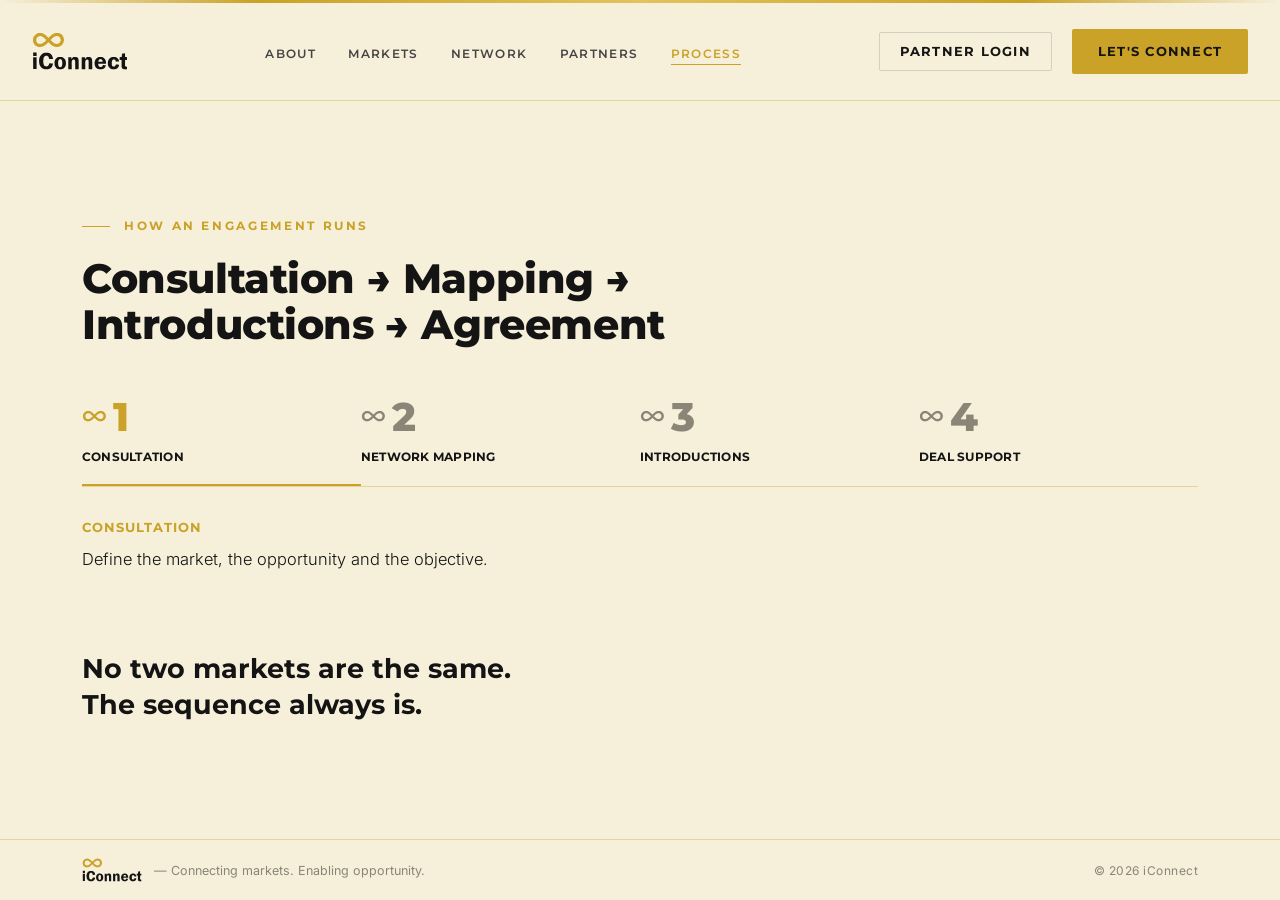
<file: process.html>
<!DOCTYPE html>
<html lang="en">
<head>
<meta charset="UTF-8">
<meta name="viewport" content="width=device-width, initial-scale=1.0">
<title>How An Engagement Runs — iConnect</title>
<meta name="description" content="Consultation, network mapping, introductions, deal support. No two markets are the same. The sequence always is.">
<link rel="icon" href="favicon.svg">
<link rel="preconnect" href="https://fonts.googleapis.com">
<link rel="preconnect" href="https://fonts.gstatic.com" crossorigin>
<link href="https://fonts.googleapis.com/css2?family=Inter:wght@300;400;500;600&family=Montserrat:wght@600;700;800;900&display=swap" rel="stylesheet">
<link rel="stylesheet" href="styles.css?v=57">
</head>
<body class="bg-cream">
<svg style="position:absolute;width:0;height:0;overflow:hidden;" aria-hidden="true"><symbol id="icon-logo-lockup" viewBox="0 0 306.0 122.8"><path class="logo-icon-fill" d="M 22.5,3.3 C 22.4,3.5 22.3,3.5 21,3.5 C 19.7,3.5 19.5,3.6 19.4,3.8 C 19.3,4 19.1,4.1 18.8,4.1 C 18.6,4.1 18.4,4.1 18.3,4.3 C 18.2,4.5 18,4.6 17.5,4.6 C 17,4.6 16.8,4.6 16.7,4.8 C 16.6,5 16.5,5.1 16.2,5.1 C 16,5.1 15.8,5.2 15.7,5.4 C 15.6,5.5 15.4,5.6 15.2,5.6 C 14.9,5.6 14.7,5.8 14.4,6.2 C 14.1,6.5 13.8,6.7 13.6,6.7 C 13.4,6.7 13.1,6.9 12.8,7.2 C 12.5,7.5 12.2,7.8 12,7.8 C 11.6,7.8 7.2,12.1 7.2,12.5 C 7.2,12.7 7,13 6.7,13.3 C 6.3,13.6 6.2,13.9 6.2,14.1 C 6.2,14.3 6.1,14.5 5.9,14.6 C 5.7,14.7 5.6,14.9 5.6,15.2 C 5.6,15.4 5.5,15.6 5.4,15.7 C 5.2,15.8 5.1,16 5.1,16.2 C 5.1,16.5 5,16.6 4.8,16.7 C 4.7,16.8 4.6,17 4.6,17.3 C 4.6,17.5 4.5,17.7 4.3,17.8 C 4.1,17.9 4.1,18.1 4.1,18.6 C 4.1,19.1 4,19.3 3.8,19.4 C 3.6,19.5 3.5,19.7 3.5,21 C 3.5,22.3 3.5,22.4 3.3,22.5 C 3,22.7 3,22.8 3,25.5 C 3,28.1 3,28.2 3.3,28.4 C 3.5,28.5 3.5,28.6 3.5,30.2 C 3.5,31.8 3.6,31.9 3.8,32.1 C 4,32.2 4.1,32.3 4.1,32.8 C 4.1,33.4 4.1,33.5 4.3,33.6 C 4.5,33.7 4.6,33.9 4.6,34.4 C 4.6,34.9 4.6,35.1 4.8,35.2 C 5,35.3 5.1,35.5 5.1,35.8 C 5.1,36 5.2,36.2 5.4,36.3 C 5.5,36.4 5.6,36.6 5.6,36.8 C 5.6,37.1 5.7,37.2 5.9,37.3 C 6.1,37.4 6.2,37.6 6.2,37.8 C 6.2,38.1 6.3,38.3 6.7,38.7 C 7,38.9 7.2,39.2 7.2,39.4 C 7.2,39.8 11.1,43.7 11.5,43.7 C 11.7,43.7 12,43.9 12.2,44.2 C 12.6,44.6 12.8,44.7 13.1,44.7 C 13.3,44.7 13.5,44.8 13.6,45 C 13.7,45.2 13.8,45.3 14.1,45.3 C 14.3,45.3 14.5,45.4 14.6,45.5 C 14.7,45.7 14.9,45.8 15.1,45.8 C 15.4,45.8 15.6,45.9 15.9,46.3 C 16.4,46.8 16.4,46.8 17.3,46.8 C 18,46.8 18.2,46.9 18.3,47.1 C 18.4,47.3 18.6,47.4 19.4,47.4 C 20.2,47.4 20.3,47.4 20.4,47.6 C 20.6,47.9 20.7,47.9 22.3,47.9 C 23.9,47.9 24,47.9 24.1,48.2 C 24.2,48.4 24.4,48.4 24.9,48.4 C 25.4,48.4 25.6,48.4 25.7,48.2 C 25.8,47.9 26,47.9 27.3,47.9 C 28.6,47.9 28.8,47.9 28.9,47.6 C 29,47.4 29.2,47.4 30.2,47.4 C 31.3,47.4 31.4,47.3 31.5,47.1 C 31.6,46.9 31.8,46.8 32.6,46.8 C 33.4,46.8 33.5,46.8 33.6,46.6 C 33.7,46.4 33.9,46.3 34.2,46.3 C 34.4,46.3 34.6,46.2 34.7,46.1 C 34.8,45.9 35,45.8 35.2,45.8 C 35.5,45.8 35.7,45.7 35.8,45.5 C 35.8,45.4 36,45.3 36.3,45.3 C 36.5,45.3 36.7,45.2 36.8,45 C 36.9,44.8 37.1,44.7 37.3,44.7 C 37.6,44.7 37.8,44.6 38.1,44.2 C 38.5,43.7 38.7,43.7 39.2,43.7 C 39.7,43.7 39.8,43.6 40.5,42.9 C 41,42.4 41.4,42.1 41.6,42.1 C 41.7,42.1 42.2,41.7 42.9,41 C 43.5,40.4 44,40 44.2,40 C 44.4,40 45.7,38.8 48.2,36.3 C 50.6,33.8 51.9,32.6 52.1,32.6 C 52.3,32.6 53.1,33.3 54.5,34.7 C 56.1,36.3 56.7,36.8 57,36.8 C 57.3,36.9 57.4,36.9 57.4,37.3 C 57.5,37.7 57.5,37.8 57.9,37.8 C 58.1,37.9 58.7,38.3 60.1,39.7 C 61.3,41 62,41.6 62.2,41.6 C 62.4,41.6 62.7,41.9 63.2,42.4 C 63.8,42.9 64.1,43.1 64.3,43.1 C 64.5,43.1 64.7,43.3 64.8,43.4 C 64.9,43.6 65.1,43.7 65.3,43.7 C 65.6,43.7 65.8,43.8 66.1,44.2 C 66.5,44.6 66.7,44.7 66.9,44.7 C 67.2,44.7 67.4,44.8 67.5,45 C 67.5,45.2 67.7,45.3 68,45.3 C 68.2,45.3 68.4,45.4 68.5,45.5 C 68.6,45.7 68.8,45.8 69,45.8 C 69.3,45.8 69.5,45.9 69.6,46.1 C 69.7,46.2 69.8,46.3 70.1,46.3 C 70.3,46.3 70.5,46.4 70.6,46.6 C 70.7,46.8 70.9,46.8 71.7,46.8 C 72.5,46.8 72.6,46.9 72.7,47.1 C 72.9,47.3 73,47.4 73.8,47.4 C 74.6,47.4 74.7,47.4 74.8,47.6 C 75,47.9 75.1,47.9 78.8,47.9 C 82.5,47.9 82.6,47.9 82.8,47.6 C 82.9,47.4 83,47.4 83.8,47.4 C 84.6,47.4 84.8,47.3 84.9,47.1 C 85,46.9 85.2,46.8 85.9,46.8 C 86.7,46.8 86.9,46.8 87,46.6 C 87.1,46.4 87.3,46.3 87.5,46.3 C 87.8,46.3 88,46.2 88.1,46.1 C 88.1,45.9 88.3,45.8 88.6,45.8 C 88.8,45.8 89,45.7 89.1,45.5 C 89.2,45.4 89.4,45.3 89.6,45.3 C 89.9,45.3 90.1,45.2 90.2,45 C 90.3,44.8 90.4,44.7 90.7,44.7 C 90.9,44.7 91.2,44.6 91.5,44.2 C 91.8,43.9 92.1,43.7 92.3,43.7 C 92.7,43.7 97.6,38.8 97.6,38.4 C 97.6,38.2 97.8,37.9 98.1,37.6 C 98.5,37.3 98.6,37 98.6,36.8 C 98.6,36.6 98.7,36.4 98.9,36.3 C 99.1,36.2 99.1,36 99.1,35.8 C 99.1,35.5 99.2,35.3 99.4,35.2 C 99.6,35.1 99.7,34.9 99.7,34.7 C 99.7,34.4 99.8,34.3 99.9,34.2 C 100.2,34.1 100.2,33.9 100.2,33.4 C 100.2,32.9 100.3,32.7 100.5,32.6 C 100.7,32.5 100.7,32.3 100.7,31.5 C 100.7,30.7 100.8,30.6 101,30.5 C 101.2,30.4 101.3,30.2 101.3,29.7 C 101.3,29.2 101.3,29 101.5,28.9 C 101.8,28.8 101.8,28.6 101.8,25.5 C 101.8,22.3 101.8,22.2 101.5,22 C 101.3,21.9 101.3,21.7 101.3,20.7 C 101.3,19.7 101.2,19.5 101,19.4 C 100.8,19.3 100.7,19.1 100.7,18.8 C 100.7,18.6 100.6,18.4 100.5,18.3 C 100.2,18.2 100.2,18 100.2,17.3 C 100.2,16.5 100.2,16.3 99.9,16.2 C 99.8,16.1 99.7,15.9 99.7,15.7 C 99.7,15.4 99.6,15.2 99.4,15.2 C 99.2,15.1 99.1,14.9 99.1,14.6 C 99.1,14.4 99.1,14.2 98.9,14.1 C 98.7,14 98.6,13.8 98.6,13.6 C 98.6,13.3 98.5,13.1 98.4,13 C 98.2,13 98.1,12.8 98.1,12.6 C 98.1,12.3 97.9,12 97.3,11.5 C 96.8,11 96.5,10.6 96.5,10.4 C 96.5,10 94.8,8.3 94.4,8.3 C 94.2,8.3 93.8,8 93.3,7.5 C 92.8,7 92.5,6.7 92.3,6.7 C 92.1,6.7 91.8,6.5 91.5,6.2 C 91.2,5.8 90.9,5.6 90.7,5.6 C 90.4,5.6 90.3,5.5 90.2,5.4 C 90.1,5.2 89.9,5.1 89.4,5.1 C 88.9,5.1 88.7,5.1 88.6,4.8 C 88.5,4.7 88.3,4.6 88.1,4.6 C 87.8,4.6 87.6,4.5 87.5,4.3 C 87.4,4.1 87.2,4.1 87,4.1 C 86.7,4.1 86.6,4 86.5,3.8 C 86.3,3.6 86.2,3.5 84.6,3.5 C 83,3.5 82.9,3.5 82.8,3.3 C 82.6,3 82.5,3 79.6,3 C 76.7,3 76.6,3 76.4,3.3 C 76.3,3.5 76.2,3.5 74.8,3.5 C 73.5,3.5 73.4,3.6 73.3,3.8 C 73.2,4 73,4.1 72.7,4.1 C 72.5,4.1 72.3,4.1 72.2,4.3 C 72.1,4.5 71.9,4.6 71.4,4.6 C 70.9,4.6 70.7,4.6 70.6,4.8 C 70.5,5.1 70.3,5.1 69.8,5.1 C 69.3,5.1 69.1,5.2 69,5.4 C 68.9,5.5 68.8,5.6 68.5,5.6 C 68.3,5.6 68,5.8 67.7,6.2 C 67.3,6.6 67.2,6.7 66.7,6.7 C 66.1,6.7 66,6.8 65.6,7.2 C 65.3,7.6 65,7.8 64.8,7.8 C 64.6,7.8 64.3,7.9 64,8.3 C 63.7,8.6 63.4,8.8 63.3,8.8 C 63,8.8 62.6,9.1 61.9,9.9 C 61.3,10.5 60.8,10.9 60.6,10.9 C 60.4,10.9 59.4,11.9 57.4,13.8 C 55.2,16 54.5,16.7 54.2,16.8 C 53.9,16.8 53.8,16.9 53.7,17.2 C 53.7,17.4 53.5,17.8 53.1,18.2 L 52.4,18.9 L 48.7,15.2 C 46.2,12.6 44.9,11.5 44.7,11.5 C 44.5,11.5 44,11 43.1,10.1 C 42.2,9.2 41.8,8.8 41.5,8.8 C 41.3,8.8 41.1,8.7 41,8.5 C 41,8.4 40.8,8.3 40.6,8.3 C 40.3,8.3 40,8.1 39.5,7.5 C 38.9,6.9 38.6,6.7 38.3,6.7 C 38.1,6.7 37.9,6.6 37.9,6.4 C 37.8,6.3 37.6,6.2 37.3,6.2 C 37.1,6.2 36.9,6.1 36.8,5.9 C 36.7,5.7 36.5,5.6 36.3,5.6 C 36,5.6 35.8,5.5 35.8,5.4 C 35.7,5.2 35.5,5.1 35.2,5.1 C 35,5.1 34.8,5 34.7,4.8 C 34.6,4.6 34.4,4.6 33.9,4.6 C 33.4,4.6 33.2,4.5 33.1,4.3 C 33,4.1 32.8,4.1 32.6,4.1 C 32.3,4.1 32.1,4 32.1,3.8 C 31.9,3.6 31.8,3.5 30.2,3.5 C 28.6,3.5 28.5,3.5 28.4,3.3 C 28.2,3 28.1,3 25.5,3 C 22.8,3 22.7,3 22.5,3.3 M 28.4,13.3 C 28.5,13.5 28.6,13.6 29.7,13.6 C 30.7,13.6 30.9,13.6 31,13.8 C 31.1,14 31.3,14.1 31.5,14.1 C 31.8,14.1 32,14.2 32.1,14.4 C 32.1,14.5 32.3,14.6 32.6,14.6 C 32.8,14.6 33,14.7 33.1,14.9 C 33.2,15 33.4,15.2 33.6,15.2 C 33.9,15.2 34.1,15.3 34.4,15.7 C 34.7,16 35,16.2 35.2,16.2 C 35.4,16.2 35.7,16.4 36,16.7 C 36.3,17.1 36.6,17.3 36.8,17.3 C 37,17.3 38,18.1 40.2,20.4 C 42.3,22.5 43.5,23.6 43.7,23.6 C 43.8,23.6 44.2,23.9 44.6,24.3 C 45.2,24.8 45.3,25 45.3,25.5 C 45.3,26 45.2,26.1 42,29.3 C 39.6,31.6 38.6,32.6 38.4,32.6 C 38.2,32.6 37.9,32.8 37.6,33.1 C 37.3,33.4 37,33.6 36.8,33.6 C 36.6,33.6 36.3,33.9 35.8,34.4 C 35.2,35 34.9,35.2 34.6,35.2 C 34.4,35.2 34.2,35.3 34.2,35.5 C 34.1,35.7 33.9,35.8 33.6,35.8 C 33.4,35.8 33.2,35.8 33.1,36 C 33,36.2 32.8,36.3 32.6,36.3 C 32.3,36.3 32.1,36.4 32.1,36.5 C 32,36.8 31.8,36.8 31.3,36.8 C 30.7,36.8 30.6,36.9 30.5,37.1 C 30.4,37.2 30.2,37.3 29.9,37.3 C 29.7,37.3 29.5,37.4 29.4,37.6 C 29.3,37.9 29.1,37.9 25.5,37.9 C 21.8,37.9 21.6,37.9 21.5,37.6 C 21.4,37.4 21.2,37.3 21,37.3 C 20.7,37.3 20.5,37.2 20.4,37.1 C 20.3,36.9 20.2,36.8 19.9,36.8 C 19.7,36.8 19.5,36.7 19.4,36.5 C 19.3,36.4 19.1,36.3 18.9,36.3 C 18.4,36.3 15.2,33 15.2,32.5 C 15.2,32.3 15,32.1 14.9,32.1 C 14.7,32 14.6,31.8 14.6,31.5 C 14.6,31.3 14.5,31.1 14.4,31 C 14.1,30.9 14.1,30.7 14.1,29.9 C 14.1,29.2 14.1,29 13.8,28.9 C 13.6,28.8 13.6,28.6 13.6,25.7 C 13.6,22.8 13.6,22.7 13.8,22.5 C 14.1,22.4 14.1,22.3 14.1,21.5 C 14.1,20.7 14.1,20.6 14.4,20.4 C 14.5,20.3 14.6,20.2 14.6,19.9 C 14.6,19.7 14.8,19.4 15.2,19.1 C 15.5,18.8 15.7,18.5 15.7,18.3 C 15.7,17.9 18.5,15.2 18.9,15.2 C 19.1,15.2 19.4,14.9 19.6,14.6 C 20.1,14.1 20.2,14.1 20.7,14.1 C 21.2,14.1 21.4,14 21.5,13.8 C 21.6,13.6 21.8,13.6 22.5,13.6 C 23.3,13.6 23.5,13.5 23.6,13.3 C 23.7,13.1 23.9,13 26,13 C 28.1,13 28.2,13.1 28.4,13.3 M 81.7,13.3 C 81.8,13.5 82,13.6 82.8,13.6 C 83.6,13.6 83.7,13.6 83.8,13.8 C 83.9,14 84.1,14.1 84.4,14.1 C 84.6,14.1 84.8,14.2 84.9,14.4 C 85,14.5 85.2,14.6 85.4,14.6 C 85.7,14.6 85.8,14.7 85.9,14.9 C 86,15 86.2,15.2 86.4,15.2 C 86.9,15.2 88.6,16.9 88.6,17.3 C 88.6,17.5 88.8,17.8 89.1,18.1 C 89.5,18.4 89.6,18.6 89.6,18.9 C 89.6,19.1 89.7,19.3 89.9,19.4 C 90.1,19.5 90.2,19.7 90.2,20.2 C 90.2,20.7 90.2,20.9 90.4,21 C 90.6,21.1 90.7,21.2 90.7,21.8 C 90.7,22.3 90.7,22.4 91,22.5 C 91.2,22.7 91.2,22.8 91.2,25.5 C 91.2,28.1 91.2,28.2 91,28.4 C 90.8,28.5 90.7,28.6 90.7,28.9 C 90.7,29.1 90.6,29.3 90.4,29.4 C 90.2,29.5 90.2,29.7 90.2,30.5 C 90.2,31.3 90.1,31.4 89.9,31.5 C 89.7,31.6 89.6,31.8 89.6,32 C 89.6,32.4 86.4,35.8 85.9,35.8 C 85.7,35.8 85.4,36 85.1,36.3 C 84.7,36.8 84.6,36.8 84.1,36.8 C 83.6,36.8 83.4,36.9 83.3,37.1 C 83.2,37.2 83,37.3 82.8,37.3 C 82.5,37.3 82.3,37.4 82.2,37.6 C 82.1,37.9 82,37.9 78.5,37.9 C 75.1,37.9 75,37.9 74.8,37.6 C 74.8,37.4 74.6,37.3 74.3,37.3 C 74.1,37.3 73.9,37.2 73.8,37.1 C 73.7,36.9 73.5,36.8 73,36.8 C 72.5,36.8 72.3,36.8 72.2,36.5 C 72.1,36.4 71.9,36.3 71.7,36.3 C 71.5,36.3 71.2,36.1 70.9,35.8 C 70.6,35.4 70.3,35.2 70.1,35.2 C 69.8,35.2 69.7,35.1 69.6,35 C 69.5,34.8 69.3,34.7 69.1,34.7 C 68.8,34.7 68.5,34.4 67.7,33.6 C 67.1,33 66.6,32.6 66.4,32.6 C 66.2,32.6 65,31.4 62.6,29 L 59,25.5 L 62.3,22.2 C 64.5,19.9 65.7,18.8 65.9,18.8 C 66.1,18.8 66.5,18.5 67.2,17.8 C 67.9,17 68.3,16.7 68.6,16.7 C 68.8,16.7 69,16.6 69,16.5 C 69.1,16.3 69.3,16.2 69.5,16.2 C 69.8,16.2 70,16 70.4,15.7 C 70.7,15.3 70.9,15.2 71.2,15.2 C 71.4,15.2 71.6,15 71.7,14.9 C 71.8,14.7 72,14.6 72.2,14.6 C 72.5,14.6 72.6,14.5 72.7,14.4 C 72.8,14.1 73,14.1 73.5,14.1 C 74,14.1 74.2,14 74.3,13.8 C 74.4,13.6 74.6,13.6 75.4,13.6 C 76.2,13.6 76.3,13.5 76.4,13.3 C 76.6,13.1 76.7,13 79.1,13 C 81.4,13 81.6,13.1 81.7,13.3"/><path d="M 3.6,65.5 C 3.6,65.6 3.5,68.1 3.6,71 L 3.6,76.4 L 9.1,76.4 L 14.6,76.4 L 14.6,70.9 L 14.6,65.4 L 9.1,65.4 C 4.8,65.3 3.6,65.4 3.6,65.5 M 41.6,66.1 C 41.4,66.4 41.3,66.4 40.2,66.4 C 39.2,66.4 39,66.4 38.9,66.7 C 38.8,66.9 38.6,66.9 38.1,66.9 C 37.6,66.9 37.4,67 37.3,67.2 C 37.2,67.4 37.1,67.5 36.8,67.5 C 36.6,67.5 36.4,67.5 36.3,67.7 C 36.2,67.9 36,68 35.8,68 C 35.5,68 35.3,68.1 35.2,68.2 C 35.1,68.4 34.9,68.5 34.7,68.5 C 34.4,68.5 34.3,68.6 34.2,68.8 C 34.1,68.9 33.9,69 33.7,69 C 33.4,69 33.1,69.3 32.6,69.8 C 32.1,70.3 31.7,70.6 31.5,70.6 C 31.2,70.6 28.4,73.4 28.4,73.8 C 28.4,74 28,74.4 27.6,74.8 C 27,75.4 26.8,75.7 26.8,76 C 26.8,76.2 26.7,76.4 26.5,76.4 C 26.3,76.5 26.2,76.7 26.2,77 C 26.2,77.2 26.2,77.4 26,77.5 C 25.8,77.6 25.7,77.8 25.7,78 C 25.7,78.3 25.6,78.5 25.5,78.5 C 25.3,78.6 25.2,78.8 25.2,79.1 C 25.2,79.3 25.1,79.5 24.9,79.6 C 24.8,79.7 24.7,79.9 24.7,80.1 C 24.7,80.4 24.6,80.6 24.4,80.7 C 24.2,80.8 24.1,80.9 24.1,81.5 C 24.1,82 24.1,82.1 23.9,82.2 C 23.6,82.4 23.6,82.5 23.6,83.3 C 23.6,84.1 23.6,84.2 23.3,84.4 C 23.1,84.5 23.1,84.6 23.1,85.7 C 23.1,86.7 23,86.9 22.8,87 C 22.6,87.1 22.5,87.3 22.5,92.5 C 22.5,97.8 22.6,98 22.8,98.1 C 23,98.2 23.1,98.4 23.1,99.7 C 23.1,101 23.1,101.1 23.3,101.3 C 23.6,101.4 23.6,101.5 23.6,102.3 C 23.6,103.1 23.6,103.3 23.9,103.4 C 24.1,103.5 24.1,103.7 24.1,104.2 C 24.1,104.7 24.2,104.9 24.4,105 C 24.6,105.1 24.7,105.2 24.7,105.5 C 24.7,105.7 24.8,105.9 24.9,106 C 25.1,106.1 25.2,106.3 25.2,106.5 C 25.2,106.8 25.3,107 25.5,107.1 C 25.6,107.2 25.7,107.3 25.7,107.6 C 25.7,107.9 25.8,108 26,108.1 C 26.1,108.2 26.2,108.4 26.2,108.6 C 26.2,108.9 26.4,109.1 26.8,109.4 C 27.1,109.7 27.3,110 27.3,110.2 C 27.3,110.4 27.6,110.8 28.1,111.3 C 28.6,111.8 28.9,112.2 28.9,112.4 C 28.9,112.7 29.6,113.4 29.9,113.4 C 30.1,113.4 30.6,113.8 31.3,114.5 C 32,115.2 32.4,115.5 32.6,115.5 C 32.8,115.5 33.1,115.7 33.4,116.1 C 33.7,116.4 33.9,116.6 34.2,116.6 C 34.4,116.6 34.6,116.7 34.7,116.8 C 34.8,117 35,117.1 35.2,117.1 C 35.5,117.1 35.7,117.2 35.8,117.4 C 35.8,117.5 36,117.6 36.3,117.6 C 36.5,117.6 36.7,117.7 36.8,117.9 C 36.9,118.1 37.1,118.2 37.6,118.2 C 38.1,118.2 38.3,118.2 38.4,118.4 C 38.5,118.7 38.7,118.7 39.5,118.7 C 40.2,118.7 40.4,118.7 40.5,119 C 40.6,119.2 40.8,119.2 45.5,119.2 C 50.3,119.2 50.4,119.2 50.5,119 C 50.7,118.7 50.8,118.7 51.6,118.7 C 52.4,118.7 52.5,118.7 52.7,118.4 C 52.8,118.2 52.9,118.2 53.5,118.2 C 54,118.2 54.1,118.1 54.2,117.9 C 54.3,117.7 54.5,117.6 54.8,117.6 C 55,117.6 55.2,117.5 55.3,117.4 C 55.4,117.2 55.6,117.1 56.1,117.1 C 56.6,117.1 56.7,117.1 57.1,116.6 C 57.5,116.2 57.7,116.1 57.9,116.1 C 58.2,116.1 58.4,115.9 58.7,115.5 C 59,115.2 59.3,115 59.5,115 C 59.9,115 62.2,112.7 62.2,112.3 C 62.2,112.2 62.5,111.8 63,111.3 C 63.5,110.8 63.8,110.4 63.8,110.2 C 63.8,110 63.9,109.8 64,109.7 C 64.2,109.6 64.3,109.4 64.3,109.2 C 64.3,108.9 64.4,108.7 64.5,108.7 C 64.7,108.6 64.8,108.4 64.8,108.1 C 64.8,107.9 64.9,107.7 65.1,107.6 C 65.3,107.5 65.3,107.3 65.3,106.8 C 65.3,106.3 65.4,106.1 65.6,106 C 65.8,105.9 65.9,105.7 65.9,105.2 C 65.9,104.7 65.9,104.5 66.1,104.4 C 66.4,104.3 66.4,104.2 66.4,103.1 C 66.4,102.1 66.4,101.9 66.7,101.8 C 66.9,101.7 66.9,101.5 66.9,101.2 C 66.9,100.8 66.8,100.8 66.2,100.8 C 65.6,100.7 65.4,100.7 65.3,100.5 C 65.2,100.2 65,100.2 60.8,100.2 C 56.6,100.2 56.5,100.2 56.4,99.9 C 56.2,99.7 56.1,99.7 55.8,99.7 C 55.4,99.7 55.4,99.8 55.3,100.2 C 55.3,100.4 55.2,100.7 55,100.7 C 54.8,100.8 54.8,101 54.8,101.5 C 54.8,102 54.7,102.2 54.5,102.3 C 54.3,102.4 54.2,102.6 54.2,103.1 C 54.2,103.6 54.2,103.8 54,103.9 C 53.8,104 53.7,104.2 53.7,104.4 C 53.7,104.7 53.6,104.9 53.5,105 C 53.3,105 53.2,105.2 53.2,105.4 C 53.2,105.9 50.4,108.7 50,108.7 C 49.8,108.7 49.6,108.8 49.5,108.9 C 49.4,109.1 49.2,109.2 48.7,109.2 C 48.2,109.2 48,109.2 47.9,109.4 C 47.8,109.7 47.6,109.7 45.8,109.7 C 44,109.7 43.8,109.7 43.7,109.4 C 43.6,109.2 43.4,109.2 42.9,109.2 C 42.4,109.2 42.2,109.1 42.1,108.9 C 42,108.7 41.8,108.7 41.6,108.7 C 41.3,108.7 41.1,108.6 41,108.4 C 41,108.2 40.8,108.1 40.6,108.1 C 40.1,108.1 38.9,106.9 38.9,106.5 C 38.9,106.3 38.7,106 38.4,105.8 C 38,105.4 37.9,105.2 37.9,104.9 C 37.9,104.7 37.8,104.5 37.6,104.4 C 37.4,104.3 37.3,104.2 37.3,103.6 C 37.3,103.1 37.3,103 37.1,102.8 C 36.8,102.7 36.8,102.6 36.8,101.8 C 36.8,101 36.8,100.9 36.5,100.7 C 36.3,100.6 36.3,100.5 36.3,98.9 C 36.3,97.3 36.3,97.2 36,97 C 35.8,96.9 35.8,96.8 35.8,93.1 C 35.8,89.4 35.8,89.2 36,89.1 C 36.3,89 36.3,88.8 36.3,87 C 36.3,85.2 36.3,85 36.5,84.9 C 36.8,84.8 36.8,84.6 36.8,83.8 C 36.8,83 36.8,82.9 37.1,82.8 C 37.2,82.7 37.3,82.5 37.3,82.2 C 37.3,82 37.4,81.8 37.6,81.7 C 37.8,81.6 37.9,81.4 37.9,80.9 C 37.9,80.4 37.9,80.3 38.4,79.9 C 38.7,79.6 38.9,79.3 38.9,79.1 C 38.9,78.7 40.7,77 41.1,77 C 41.3,77 41.5,76.9 41.6,76.7 C 41.7,76.5 41.8,76.4 42.1,76.4 C 42.3,76.4 42.5,76.3 42.6,76.2 C 42.8,75.9 42.9,75.9 45.8,75.9 C 48.7,75.9 48.8,75.9 49,76.2 C 49,76.3 49.2,76.4 49.4,76.4 C 49.9,76.4 52.7,79.2 52.7,79.7 C 52.7,79.9 52.8,80.1 52.9,80.1 C 53.1,80.2 53.2,80.4 53.2,80.9 C 53.2,81.4 53.2,81.6 53.5,81.7 C 53.7,81.8 53.7,82 53.7,82.8 C 53.7,83.6 53.8,83.7 54,83.8 C 54.2,83.9 54.2,84.1 54.3,85.2 L 54.3,86.4 L 58.2,86.4 C 61.9,86.5 62,86.5 62.2,86.2 C 62.3,86 62.5,85.9 64.6,85.9 L 66.9,85.9 L 66.9,85.2 C 66.9,84.6 66.9,84.5 66.7,84.4 C 66.4,84.2 66.4,84.1 66.4,83 C 66.4,82 66.4,81.8 66.1,81.7 C 65.9,81.6 65.9,81.4 65.9,80.7 C 65.9,79.9 65.8,79.7 65.6,79.6 C 65.4,79.5 65.3,79.3 65.3,78.8 C 65.3,78.3 65.3,78.1 65.1,78 C 64.9,77.9 64.8,77.7 64.8,77.5 C 64.8,77.2 64.7,77.1 64.5,77 C 64.4,76.9 64.3,76.7 64.3,76.4 C 64.3,76.2 64.2,76 64,75.9 C 63.8,75.8 63.8,75.6 63.8,75.4 C 63.8,75.1 63.7,74.9 63.5,74.8 C 63.3,74.8 63.2,74.6 63.2,74.4 C 63.2,74.1 63,73.8 62.4,73.3 C 61.9,72.8 61.6,72.4 61.6,72.2 C 61.6,71.8 59.9,70.1 59.5,70.1 C 59.3,70.1 59,69.9 58.7,69.6 C 58.4,69.2 58.2,69 57.9,69 C 57.7,69 57.5,68.9 57.1,68.5 C 56.8,68.1 56.6,68 56.3,68 C 56.1,68 55.9,67.9 55.8,67.7 C 55.7,67.5 55.6,67.5 55,67.5 C 54.5,67.5 54.3,67.4 54.2,67.2 C 54.1,67 54,66.9 53.5,66.9 C 52.9,66.9 52.8,66.9 52.7,66.7 C 52.5,66.4 52.4,66.4 51.1,66.4 C 49.8,66.4 49.6,66.4 49.5,66.1 C 49.4,65.9 49.2,65.9 45.5,65.9 C 41.8,65.9 41.7,65.9 41.6,66.1 M 294.6,68.2 C 294.5,68.5 294.4,68.5 291.4,68.5 C 288.6,68.5 288.4,68.5 288.3,68.8 C 288.2,68.9 288,69 287.8,69 C 287.6,69 287.3,69.2 287.1,69.4 L 286.7,69.8 L 286.7,73.1 C 286.7,76.1 286.7,76.3 286.4,76.4 C 286.2,76.6 286.2,76.7 286.1,78.3 L 286.1,80.1 L 282.7,80.1 L 279.4,80.2 L 279.4,84.6 L 279.4,89 L 282.5,89.1 L 285.6,89.2 L 285.6,100.4 C 285.6,111.5 285.6,111.7 285.9,111.8 C 286.1,111.9 286.2,112.1 286.2,112.6 C 286.2,113.1 286.2,113.3 286.4,113.4 C 286.6,113.5 286.7,113.7 286.7,114.2 C 286.7,114.7 286.7,114.9 287.2,115.3 C 287.5,115.6 287.7,115.8 287.7,116 C 287.7,116.4 288.4,117.1 288.8,117.1 C 289,117.1 289.3,117.3 289.6,117.6 C 290,118.1 290.1,118.2 290.7,118.2 C 291.2,118.2 291.3,118.2 291.4,118.4 C 291.5,118.6 291.7,118.7 292.2,118.7 C 292.8,118.7 292.9,118.7 293,119 C 293.2,119.2 293.3,119.2 295.1,119.2 C 297,119.2 297.1,119.2 297.3,119.5 C 297.5,119.9 298.6,119.9 298.8,119.5 C 299,119.2 299.1,119.2 301,119.2 L 303,119.2 L 303,115 L 303,110.8 L 301.8,110.8 C 300.7,110.8 300.5,110.7 300.4,110.5 C 300.3,110.3 300.1,110.2 299.4,110.2 C 298.6,110.2 298.6,110.2 297.9,109.6 C 297.5,109.1 297.3,108.8 297.3,108.6 C 297.3,108.4 297.1,108.2 297,108.1 C 296.7,108 296.7,107.9 296.8,98.6 L 296.8,89.2 L 299.9,89.1 L 303,89 L 303,84.6 L 303,80.2 L 299.9,80.1 L 296.8,80.1 L 296.7,74.1 L 296.7,68 L 295.7,68 C 294.9,68 294.7,68 294.6,68.2 M 84.9,79.9 C 84.8,80.1 84.6,80.1 84.1,80.1 C 83.6,80.1 83.4,80.2 83.3,80.4 C 83.2,80.6 83,80.7 82.5,80.7 C 82,80.7 81.8,80.7 81.7,80.9 C 81.6,81.1 81.4,81.2 81.2,81.2 C 81,81.2 80.7,81.3 80.4,81.7 C 80.1,82 79.8,82.2 79.6,82.2 C 79.2,82.2 74.8,86.6 74.8,87.1 C 74.8,87.2 74.7,87.4 74.6,87.5 C 74.4,87.6 74.3,87.8 74.3,88 C 74.3,88.3 74.2,88.5 73.8,88.8 C 73.3,89.3 73.3,89.4 73.3,89.9 C 73.3,90.4 73.2,90.6 73,90.7 C 72.8,90.8 72.7,91 72.7,91.5 C 72.7,92 72.7,92.2 72.5,92.3 C 72.2,92.4 72.2,92.6 72.2,93.3 C 72.2,94.1 72.2,94.3 71.9,94.4 C 71.7,94.5 71.7,94.7 71.7,99.1 C 71.7,103.6 71.7,103.8 71.9,103.9 C 72.2,104 72.2,104.2 72.2,105.2 C 72.2,106.3 72.2,106.4 72.5,106.5 C 72.7,106.6 72.7,106.8 72.7,107.3 C 72.7,107.9 72.8,108 73,108.1 C 73.2,108.2 73.3,108.4 73.3,108.7 C 73.3,108.9 73.4,109.1 73.5,109.2 C 73.7,109.3 73.8,109.5 73.8,109.7 C 73.8,110 73.9,110.1 74.1,110.2 C 74.2,110.3 74.3,110.5 74.3,110.8 C 74.3,111 74.4,111.2 74.6,111.3 C 74.7,111.4 74.8,111.6 74.8,111.8 C 74.8,112.2 79.7,117.1 80.2,117.1 C 80.4,117.1 80.6,117.2 80.7,117.4 C 80.8,117.5 80.9,117.6 81.2,117.6 C 81.4,117.6 81.6,117.7 81.7,117.9 C 81.8,118.1 82,118.2 82.5,118.2 C 83,118.2 83.2,118.2 83.3,118.4 C 83.4,118.6 83.6,118.7 84.1,118.7 C 84.6,118.7 84.8,118.7 84.9,119 C 85,119.2 85.2,119.2 89.6,119.2 C 94.1,119.2 94.3,119.2 94.4,119 C 94.5,118.7 94.7,118.7 95.2,118.7 C 95.7,118.7 95.9,118.6 96,118.4 C 96.1,118.2 96.3,118.2 96.8,118.2 C 97.3,118.2 97.5,118.1 97.6,117.9 C 97.7,117.7 97.8,117.6 98.1,117.6 C 98.3,117.6 98.5,117.5 98.6,117.4 C 98.7,117.2 98.9,117.1 99.1,117.1 C 99.4,117.1 99.6,117 99.9,116.6 C 100.2,116.3 100.5,116.1 100.7,116.1 C 101.1,116.1 103.9,113.3 103.9,112.9 C 103.9,112.7 104.2,112.3 104.7,111.8 C 105.3,111.3 105.5,111 105.5,110.7 C 105.5,110.5 105.6,110.3 105.8,110.2 C 105.9,110.1 106,110 106,109.7 C 106,109.5 106.1,109.3 106.3,109.2 C 106.5,109.1 106.5,108.9 106.5,108.7 C 106.5,108.4 106.6,108.2 106.8,108.1 C 107,108 107.1,107.9 107.1,107.3 C 107.1,106.8 107.1,106.6 107.3,106.5 C 107.6,106.4 107.6,106.3 107.6,105.5 C 107.6,104.7 107.6,104.5 107.9,104.4 C 108.1,104.3 108.1,104.2 108.1,99.7 C 108.1,95.2 108.1,95.1 107.9,94.9 C 107.6,94.8 107.6,94.6 107.6,93.9 C 107.6,93.1 107.6,92.9 107.3,92.8 C 107.1,92.7 107.1,92.5 107.1,92 C 107.1,91.5 107,91.3 106.8,91.2 C 106.6,91.1 106.5,90.9 106.5,90.4 C 106.5,89.9 106.5,89.7 106.3,89.6 C 106.1,89.5 106,89.4 106,89.1 C 106,88.9 105.9,88.7 105.8,88.6 C 105.6,88.5 105.5,88.3 105.5,88.1 C 105.5,87.8 105.3,87.6 105,87.3 C 104.6,87 104.4,86.7 104.4,86.5 C 104.4,86.1 101.1,82.8 100.7,82.8 C 100.5,82.8 100.2,82.6 99.9,82.2 C 99.6,81.9 99.4,81.7 99.1,81.7 C 98.9,81.7 98.7,81.6 98.6,81.5 C 98.5,81.3 98.3,81.2 98.1,81.2 C 97.8,81.2 97.7,81.1 97.6,80.9 C 97.5,80.7 97.3,80.7 96.8,80.7 C 96.3,80.7 96.1,80.6 96,80.4 C 95.9,80.2 95.7,80.1 95.2,80.1 C 94.7,80.1 94.5,80.1 94.4,79.9 C 94.3,79.6 94.1,79.6 89.6,79.6 C 85.2,79.6 85,79.6 84.9,79.9 M 90.7,86.7 C 90.8,86.9 91,87 91.5,87 C 92,87 92.2,87.1 92.3,87.3 C 92.4,87.4 92.6,87.5 92.8,87.5 C 93.2,87.5 94.9,89.2 94.9,89.7 C 94.9,89.9 95,90.1 95.2,90.2 C 95.4,90.3 95.4,90.4 95.4,91 C 95.4,91.5 95.5,91.6 95.7,91.8 C 96,91.9 96,92 96,93.3 C 96,94.6 96,94.8 96.2,94.9 C 96.5,95.1 96.5,95.2 96.5,99.7 C 96.5,104.2 96.5,104.3 96.2,104.4 C 96,104.5 96,104.7 96,105.8 C 96,106.8 96,107 95.7,107.1 C 95.5,107.2 95.4,107.3 95.4,107.8 C 95.4,108.4 95.4,108.5 94.9,108.9 C 94.6,109.2 94.4,109.5 94.4,109.7 C 94.4,110.1 93.2,111.3 92.8,111.3 C 92.6,111.3 92.4,111.4 92.3,111.6 C 92.2,111.8 92,111.8 91.5,111.8 C 91,111.8 90.8,111.9 90.7,112.1 C 90.6,112.3 90.4,112.4 89.6,112.4 C 88.9,112.4 88.7,112.3 88.6,112.1 C 88.5,111.9 88.3,111.8 87.8,111.8 C 87.3,111.8 87.2,111.8 86.1,110.6 C 85.2,109.8 84.9,109.4 84.9,109.1 C 84.9,108.9 84.8,108.7 84.6,108.7 C 84.4,108.6 84.4,108.4 84.4,107.9 C 84.4,107.3 84.3,107.2 84.1,107.1 C 83.9,106.9 83.8,106.8 83.8,105.5 C 83.8,104.2 83.8,104 83.6,103.9 C 83.3,103.8 83.3,103.6 83.3,99.1 C 83.3,94.7 83.3,94.5 83.6,94.4 C 83.8,94.3 83.8,94.1 83.8,93.1 C 83.8,92 83.9,91.9 84.1,91.8 C 84.3,91.6 84.4,91.5 84.4,91 C 84.4,90.4 84.4,90.3 84.6,90.2 C 84.8,90.1 84.9,89.9 84.9,89.7 C 84.9,89.5 85.2,89 86.1,88.2 L 87.2,87 L 88.1,87 C 88.8,87 89,87 89.1,86.7 C 89.2,86.5 89.4,86.5 89.9,86.5 C 90.4,86.5 90.6,86.5 90.7,86.7 M 133.5,79.9 C 133.4,80.1 133.2,80.1 132.7,80.1 C 132.2,80.1 132,80.2 131.9,80.4 C 131.8,80.6 131.6,80.7 131.4,80.7 C 131.1,80.7 130.9,80.8 130.8,80.9 C 130.8,81.1 130.6,81.2 130.4,81.2 C 129.9,81.2 128.2,82.9 128.2,83.3 C 128.2,83.5 127.9,83.9 127.4,84.3 C 126.9,84.9 126.6,85.2 126.6,85.5 C 126.6,85.8 126.5,85.9 126.1,85.9 L 125.6,85.9 L 125.6,83 L 125.5,80.2 L 120.5,80.2 L 115.6,80.2 L 115.6,99.4 L 115.6,118.6 L 121.1,118.6 L 126.6,118.6 L 126.6,106.1 C 126.6,93.6 126.6,93.5 126.9,93.3 C 127.1,93.2 127.1,93.1 127.1,92.5 C 127.1,92 127.2,91.9 127.4,91.8 C 127.6,91.7 127.7,91.5 127.7,91.2 C 127.7,91 127.8,90.8 127.9,90.7 C 128.1,90.6 128.2,90.4 128.2,90.2 C 128.2,89.8 128.9,89.1 129.3,89.1 C 129.5,89.1 129.7,89 129.8,88.8 C 129.9,88.7 130.1,88.6 130.3,88.6 C 130.6,88.6 130.8,88.5 130.8,88.3 C 131,88.1 131.1,88.1 132.4,88.1 C 133.7,88.1 133.9,88.1 134,88.3 C 134.1,88.5 134.3,88.6 134.5,88.6 C 134.8,88.6 135,88.7 135.1,88.8 C 135.2,89 135.4,89.1 135.6,89.1 C 136,89.2 136.1,89.2 136.1,89.6 C 136.1,89.8 136.3,90.1 136.7,90.4 L 137.2,90.9 L 137.2,92.1 C 137.2,93.1 137.2,93.2 137.4,93.3 C 137.7,93.5 137.7,93.6 137.7,106.1 L 137.8,118.6 L 143.3,118.6 L 148.7,118.6 L 148.8,104.5 C 148.8,90.4 148.8,90.3 148.5,90.2 C 148.3,90 148.3,89.9 148.3,88.6 C 148.3,87.3 148.3,87.1 148,87 C 147.8,86.9 147.8,86.7 147.8,86.2 C 147.8,85.7 147.7,85.5 147.5,85.4 C 147.3,85.3 147.2,85.1 147.2,84.9 C 147.2,84.6 147.1,84.4 147,84.4 C 146.8,84.3 146.7,84.1 146.7,83.9 C 146.7,83.4 145,81.7 144.6,81.7 C 144.4,81.7 144.1,81.5 143.8,81.2 C 143.4,80.7 143.3,80.7 142.7,80.7 C 142.2,80.7 142,80.6 141.9,80.4 C 141.8,80.2 141.7,80.1 141.1,80.1 C 140.6,80.1 140.5,80.1 140.4,79.9 C 140.2,79.6 140.1,79.6 136.9,79.6 C 133.8,79.6 133.6,79.6 133.5,79.9 M 176.3,79.9 C 176.2,80 176,80.1 175.7,80.1 C 175.5,80.1 175.3,80.2 175.2,80.4 C 175.1,80.6 174.9,80.7 174.7,80.7 C 174.4,80.7 174.3,80.8 174.2,80.9 C 174.1,81.1 173.9,81.2 173.7,81.2 C 173.3,81.2 171,83.4 171,83.9 C 171,84 170.8,84.3 170.5,84.6 C 170.1,84.9 169.9,85.2 169.9,85.4 C 169.9,85.7 169.3,86.5 169.1,86.5 C 168.9,86.5 168.9,85.7 168.9,83.3 L 168.8,80.2 L 163.6,80.2 L 158.4,80.2 L 158.4,99.4 L 158.4,118.6 L 164.1,118.6 L 169.9,118.6 L 169.9,105.8 C 169.9,93.1 169.9,93 170.2,92.8 C 170.4,92.7 170.5,92.5 170.5,92 C 170.5,91.5 170.5,91.4 171,91 C 171.3,90.7 171.5,90.4 171.5,90.2 C 171.5,89.8 172.2,89.1 172.6,89.1 C 172.8,89.1 173,89 173.1,88.8 C 173.2,88.7 173.4,88.6 173.6,88.6 C 173.9,88.6 174.1,88.5 174.2,88.3 C 174.3,88.1 174.4,88.1 175.7,88.1 C 177.1,88.1 177.2,88.1 177.3,88.3 C 177.4,88.5 177.6,88.6 177.8,88.6 C 178,88.6 178.4,88.9 179.1,89.5 C 179.7,90.2 180,90.5 180,90.7 C 180,90.9 180.1,91.1 180.2,91.2 C 180.5,91.4 180.5,91.5 180.5,105 L 180.6,118.6 L 186.3,118.6 L 192.1,118.6 L 192.1,106.1 C 192.1,93.6 192.1,93.5 191.9,93.3 C 191.6,93.2 191.6,93.1 191.6,90.7 C 191.6,88.3 191.6,88.2 191.3,88.1 C 191.1,87.9 191.1,87.8 191.1,87 C 191.1,86.2 191,86.1 190.8,85.9 C 190.6,85.8 190.5,85.7 190.5,85.4 C 190.5,85.2 190.4,85 190.3,84.9 C 190.1,84.8 190,84.6 190,84.4 C 190,84.1 189.9,83.9 189.7,83.8 C 189.6,83.7 189.5,83.6 189.5,83.4 C 189.5,82.9 188.8,82.2 188.4,82.2 C 188.2,82.2 187.9,82 187.6,81.7 C 187.3,81.3 187.1,81.2 186.8,81.2 C 186.6,81.2 186.4,81.1 186.3,80.9 C 186.2,80.8 186,80.7 185.8,80.7 C 185.5,80.7 185.4,80.6 185.3,80.4 C 185.2,80.2 185,80.1 184.5,80.1 C 184,80.1 183.8,80.1 183.7,79.9 C 183.5,79.6 183.4,79.6 180,79.6 C 176.6,79.6 176.4,79.6 176.3,79.9 M 213.8,79.9 C 213.7,80.1 213.5,80.1 212.7,80.1 C 212,80.1 211.8,80.2 211.7,80.4 C 211.6,80.6 211.4,80.7 211.1,80.7 C 210.9,80.7 210.7,80.8 210.6,80.9 C 210.5,81.1 210.3,81.2 210.1,81.2 C 209.8,81.2 209.7,81.3 209.6,81.5 C 209.5,81.6 209.3,81.7 209,81.7 C 208.8,81.7 208.6,81.8 208.5,82 C 208.4,82.1 208.2,82.2 208,82.2 C 207.6,82.2 203.2,86.6 203.2,87 C 203.2,87.2 203,87.5 202.7,87.8 C 202.3,88.1 202.2,88.4 202.2,88.6 C 202.2,88.8 202.1,89 201.9,89.1 C 201.7,89.2 201.6,89.4 201.6,89.6 C 201.6,89.9 201.5,90.1 201.4,90.2 C 201.2,90.3 201.1,90.4 201.1,91 C 201.1,91.5 201.1,91.6 200.8,91.8 C 200.6,91.9 200.6,92 200.6,92.5 C 200.6,93.1 200.5,93.2 200.3,93.3 C 200.1,93.5 200.1,93.6 200.1,94.7 C 200.1,95.7 200,95.9 199.8,96 C 199.5,96.1 199.5,96.3 199.5,99.9 C 199.5,103.6 199.5,103.8 199.8,103.9 C 200,104 200.1,104.2 200.1,105 C 200.1,105.7 200.1,105.9 200.3,106 C 200.5,106.1 200.6,106.3 200.6,106.8 C 200.6,107.3 200.6,107.5 200.8,107.6 C 201.1,107.7 201.1,107.9 201.1,108.4 C 201.1,108.9 201.2,109.1 201.4,109.2 C 201.5,109.3 201.6,109.5 201.6,109.7 C 201.6,109.9 201.8,110.2 202.2,110.5 C 202.5,110.8 202.7,111.1 202.7,111.3 C 202.7,111.5 202.9,111.8 203.2,112.1 C 203.5,112.4 203.7,112.7 203.7,112.9 C 203.7,113.3 206,115.5 206.4,115.5 C 206.6,115.5 207,115.8 207.4,116.3 C 208,116.9 208.3,117.1 208.6,117.1 C 208.8,117.1 209,117.2 209,117.4 C 209.1,117.5 209.3,117.6 209.6,117.6 C 209.8,117.6 210,117.7 210.1,117.9 C 210.2,118.1 210.4,118.2 210.9,118.2 C 211.4,118.2 211.6,118.2 211.7,118.4 C 211.8,118.6 212,118.7 212.5,118.7 C 213,118.7 213.2,118.7 213.3,119 C 213.4,119.2 213.5,119.2 218.3,119.2 C 223,119.2 223.2,119.2 223.3,119 C 223.4,118.7 223.6,118.7 224.1,118.7 C 224.6,118.7 224.8,118.6 224.9,118.4 C 225,118.2 225.2,118.2 225.7,118.2 C 226.2,118.2 226.4,118.1 226.5,117.9 C 226.6,117.7 226.7,117.6 227,117.6 C 227.2,117.6 227.4,117.5 227.5,117.4 C 227.6,117.2 227.8,117.1 228,117.1 C 228.2,117.1 228.6,116.9 229.1,116.3 C 229.6,115.8 230,115.5 230.1,115.5 C 230.5,115.5 231.7,114.3 231.7,113.9 C 231.7,113.8 232.1,113.4 232.5,112.9 C 233.1,112.3 233.3,112 233.3,111.8 C 233.3,111.6 233.4,111.4 233.6,111.3 C 233.8,111.2 233.9,111 233.9,110.8 C 233.9,110.5 234,110.3 234.1,110.2 C 234.3,110.1 234.4,110 234.4,109.7 C 234.4,109.5 234.5,109.3 234.7,109.2 C 234.8,109.1 234.9,108.9 234.9,108.7 C 234.9,108.4 235,108.2 235.2,108.1 C 235.4,108 235.4,107.9 235.4,107.6 C 235.4,107.3 235.5,107.2 235.7,107.1 C 235.9,107 236,106.8 235.9,106.5 L 235.9,106.1 L 232.8,106 C 229.9,106 229.8,106 229.6,105.8 C 229.5,105.5 229.4,105.5 227.8,105.5 C 226.2,105.5 226.2,105.5 225.8,105.9 C 225.5,106.2 225.4,106.4 225.4,106.9 C 225.4,107.3 225.3,107.5 225.1,107.6 C 225,107.7 224.9,107.9 224.9,108.1 C 224.9,108.5 222.6,110.8 222.2,110.8 C 222,110.8 221.8,110.9 221.7,111 C 221.6,111.3 221.4,111.3 220.7,111.3 C 219.9,111.3 219.7,111.3 219.6,111.6 C 219.5,111.8 219.3,111.8 218.8,111.8 C 218.3,111.8 218.1,111.8 218,111.6 C 217.9,111.3 217.7,111.3 217,111.3 C 216.2,111.3 216,111.3 215.9,111 C 215.8,110.9 215.6,110.8 215.4,110.8 C 215,110.8 212.2,108 212.2,107.5 C 212.2,107.3 212.1,107.2 211.9,107.1 C 211.7,107 211.7,106.8 211.7,105.8 C 211.7,104.7 211.6,104.5 211.4,104.4 C 211.2,104.3 211.1,104.2 211.1,103.2 C 211.1,102.1 211.2,102 211.5,101.6 L 211.9,101.3 L 223.9,101.2 L 235.9,101.2 L 235.9,98.1 C 236,95.2 236,95.1 235.7,94.9 C 235.5,94.8 235.4,94.6 235.4,93.9 C 235.4,93.1 235.4,92.9 235.2,92.8 C 235,92.7 234.9,92.5 234.9,91.8 C 234.9,91 234.9,90.8 234.7,90.7 C 234.5,90.6 234.4,90.4 234.4,90.2 C 234.4,89.9 234.3,89.7 234.1,89.6 C 234,89.5 233.9,89.4 233.9,89.1 C 233.9,88.9 233.8,88.7 233.6,88.6 C 233.4,88.5 233.3,88.3 233.3,88.1 C 233.3,87.8 233.2,87.6 233.1,87.5 C 232.9,87.4 232.8,87.2 232.8,87.1 C 232.8,86.6 228.5,82.2 228,82.2 C 227.8,82.2 227.6,82.1 227.5,82 C 227.4,81.8 227.2,81.7 227,81.7 C 226.7,81.7 226.6,81.6 226.5,81.5 C 226.4,81.3 226.2,81.2 225.9,81.2 C 225.7,81.2 225.5,81.1 225.4,80.9 C 225.3,80.8 225.1,80.7 224.9,80.7 C 224.6,80.7 224.4,80.6 224.4,80.4 C 224.2,80.2 224.1,80.1 223.3,80.1 C 222.5,80.1 222.4,80.1 222.2,79.9 C 222.1,79.6 222,79.6 218,79.6 C 214.1,79.6 213.9,79.6 213.8,79.9 M 219.6,86.7 C 219.7,87 219.9,87 220.6,87 L 221.5,87 L 222.6,88.2 C 223.5,89 223.8,89.5 223.8,89.7 C 223.8,89.9 223.9,90.1 224.1,90.2 C 224.3,90.3 224.4,90.4 224.4,90.7 C 224.4,90.9 224.4,91.1 224.6,91.2 C 224.9,91.3 224.9,91.5 224.9,92.5 C 224.9,93.6 224.9,93.7 225.2,93.9 L 225.5,94.1 L 225.1,94.5 L 224.6,94.9 L 218.2,94.9 L 211.7,94.9 L 211.7,93.4 C 211.7,92 211.7,91.9 211.9,91.8 C 212.1,91.7 212.2,91.5 212.2,91.2 C 212.2,91 212.3,90.8 212.5,90.7 C 212.6,90.6 212.7,90.4 212.7,90.2 C 212.7,89.9 212.8,89.7 213,89.6 C 213.2,89.6 213.3,89.4 213.3,89.2 C 213.3,88.7 213.9,88.1 214.3,88.1 C 214.5,88.1 214.8,87.9 215.1,87.5 C 215.6,87 215.6,87 216.5,87 C 217.2,87 217.4,87 217.5,86.7 C 217.6,86.5 217.8,86.5 218.5,86.5 C 219.3,86.5 219.5,86.5 219.6,86.7 M 256,79.9 C 255.9,80.1 255.8,80.1 255.3,80.1 C 254.7,80.1 254.6,80.2 254.5,80.4 C 254.4,80.6 254.2,80.7 253.7,80.7 C 253.2,80.7 253,80.7 252.9,80.9 C 252.8,81.1 252.6,81.2 252.4,81.2 C 252.1,81.2 251.9,81.3 251.8,81.5 C 251.7,81.6 251.5,81.7 251.3,81.7 C 251,81.7 250.9,81.8 250.8,82 C 250.7,82.1 250.5,82.2 250.3,82.2 C 250,82.2 249.7,82.5 249.2,83 C 248.7,83.5 248.3,83.8 248.1,83.8 C 248,83.8 247.6,84.1 247.2,84.5 C 246.8,84.9 246.5,85.3 246.5,85.4 C 246.5,85.6 246.2,86 245.7,86.5 C 245.2,87 245,87.3 245,87.6 C 245,87.8 244.8,88 244.7,88.1 C 244.5,88.1 244.4,88.3 244.4,88.6 C 244.4,88.8 244.3,89 244.2,89.1 C 244,89.2 243.9,89.4 243.9,89.6 C 243.9,89.9 243.8,90.1 243.6,90.2 C 243.5,90.3 243.4,90.4 243.4,90.7 C 243.4,90.9 243.3,91.1 243.1,91.2 C 242.9,91.3 242.8,91.5 242.8,92 C 242.8,92.5 242.8,92.7 242.6,92.8 C 242.3,92.9 242.3,93.1 242.3,94.1 C 242.3,95.2 242.3,95.3 242,95.4 C 241.8,95.6 241.8,95.7 241.8,99.7 C 241.8,103.6 241.8,103.8 242,103.9 C 242.3,104 242.3,104.2 242.3,105.2 C 242.3,106.3 242.3,106.4 242.6,106.5 C 242.8,106.6 242.8,106.8 242.8,107.3 C 242.8,107.9 242.9,108 243.1,108.1 C 243.3,108.2 243.4,108.4 243.4,108.7 C 243.4,108.9 243.5,109.1 243.6,109.2 C 243.8,109.3 243.9,109.5 243.9,109.7 C 243.9,110 244,110.1 244.2,110.2 C 244.3,110.3 244.4,110.5 244.4,110.8 C 244.4,111 244.5,111.2 244.7,111.3 C 244.8,111.4 245,111.6 245,111.8 C 245,112.2 249.3,116.6 249.8,116.6 C 250,116.6 250.2,116.7 250.2,116.8 C 250.3,117 250.5,117.1 250.8,117.1 C 251,117.1 251.2,117.2 251.3,117.4 C 251.4,117.5 251.6,117.6 251.8,117.6 C 252.1,117.6 252.3,117.7 252.4,117.9 C 252.4,118.1 252.6,118.2 252.9,118.2 C 253.1,118.2 253.3,118.3 253.4,118.4 C 253.5,118.7 253.7,118.7 254.5,118.7 C 255.2,118.7 255.4,118.7 255.5,119 C 255.7,119.2 255.8,119.2 260.3,119.2 C 264.8,119.2 264.9,119.2 265,119 C 265.1,118.7 265.3,118.7 265.8,118.7 C 266.3,118.7 266.5,118.6 266.6,118.4 C 266.7,118.2 266.9,118.2 267.4,118.2 C 267.9,118.2 268.1,118.1 268.2,117.9 C 268.3,117.7 268.5,117.6 268.7,117.6 C 269,117.6 269.2,117.5 269.3,117.4 C 269.3,117.2 269.5,117.1 269.8,117.1 C 270,117.1 270.2,117 270.6,116.6 C 270.9,116.3 271.2,116.1 271.3,116.1 C 271.7,116.1 274,113.8 274,113.4 C 274,113.2 274.3,112.8 274.8,112.4 C 275.4,111.8 275.6,111.5 275.6,111.2 C 275.6,111 275.7,110.8 275.9,110.8 C 276,110.7 276.1,110.5 276.1,110.2 C 276.1,110 276.2,109.8 276.4,109.7 C 276.6,109.6 276.7,109.4 276.7,108.9 C 276.7,108.4 276.7,108.2 276.9,108.1 C 277.1,108 277.2,107.9 277.2,107.1 C 277.2,106.3 277.2,106.1 277.5,106 C 277.7,105.9 277.7,105.8 277.7,105.2 L 277.6,104.5 L 276.4,104.5 C 275.4,104.4 275.2,104.4 275.1,104.2 C 274.9,103.9 274.8,103.9 271.1,103.9 L 267.2,104 L 267.2,104.4 C 267.1,104.7 267,104.9 266.9,105 C 266.7,105.1 266.6,105.2 266.6,105.8 C 266.6,106.3 266.6,106.4 266.4,106.5 C 266.2,106.6 266.1,106.8 266.1,107 C 266.1,107.3 265.9,107.5 265.6,107.9 C 265.2,108.2 265,108.5 265,108.7 C 265,109.1 264.9,109.1 264.6,109.2 C 264.3,109.2 264,109.4 263.7,109.7 L 263.2,110.2 L 261,110.2 C 259,110.2 258.8,110.2 258.7,110 C 258.6,109.8 258.4,109.7 258.2,109.7 C 257.9,109.7 257.7,109.6 257.6,109.4 C 257.6,109.3 257.4,109.2 257.2,109.2 C 256.7,109.2 256,108.5 256,108.1 C 256,107.9 255.9,107.7 255.8,107.6 C 255.6,107.5 255.5,107.3 255.5,107.1 C 255.5,106.8 255.4,106.6 255.3,106.5 C 255,106.4 255,106.3 255,105.8 C 255,105.2 254.9,105.1 254.7,105 C 254.5,104.8 254.5,104.7 254.5,99.4 C 254.5,94.1 254.5,94 254.7,93.9 C 254.9,93.8 255,93.6 255,93.1 C 255,92.6 255,92.4 255.3,92.3 C 255.5,92.2 255.5,92 255.5,91.5 C 255.5,91 255.6,90.9 257,89.5 L 258.4,88.1 L 259.3,88.1 C 260,88.1 260.2,88 260.3,87.8 C 260.4,87.6 260.6,87.5 261.1,87.5 C 261.6,87.5 261.8,87.6 261.9,87.8 C 262,88 262.1,88.1 262.9,88.1 L 263.7,88.1 L 264.9,89.2 C 265.8,90.1 266.1,90.5 266.1,90.7 C 266.1,90.9 266.2,91.1 266.4,91.2 C 266.6,91.3 266.6,91.5 266.6,92 C 266.6,92.5 266.7,92.7 266.9,92.8 C 267.1,92.9 267.1,93.1 267.2,93.9 L 267.2,94.9 L 268.2,94.9 C 269,94.9 269.1,94.9 269.3,94.7 C 269.4,94.4 269.5,94.4 273.5,94.4 L 277.6,94.3 L 277.7,93.6 C 277.7,93.1 277.7,92.9 277.5,92.8 C 277.2,92.7 277.2,92.5 277.2,91.8 C 277.2,91 277.1,90.8 276.9,90.7 C 276.7,90.6 276.7,90.4 276.7,89.9 C 276.7,89.4 276.6,89.2 276.4,89.1 C 276.2,89 276.1,88.8 276.1,88.6 C 276.1,88.3 276,88.1 275.9,88.1 C 275.7,88 275.6,87.8 275.6,87.5 C 275.6,87.3 275.5,87.1 275.3,87 C 275.2,86.9 275.1,86.7 275.1,86.5 C 275.1,86.1 271.8,82.8 271.3,82.8 C 271.2,82.8 270.9,82.6 270.6,82.2 C 270.2,81.9 270,81.7 269.8,81.7 C 269.5,81.7 269.3,81.6 269.3,81.5 C 269.2,81.3 269,81.2 268.7,81.2 C 268.5,81.2 268.3,81.1 268.2,80.9 C 268.1,80.8 267.9,80.7 267.7,80.7 C 267.4,80.7 267.2,80.6 267.1,80.4 C 267,80.2 266.9,80.1 266.1,80.1 C 265.3,80.1 265.1,80.1 265,79.9 C 264.9,79.6 264.8,79.6 260.5,79.6 C 256.3,79.6 256.2,79.6 256,79.9 M 3.6,80.3 C 3.6,80.4 3.5,88.9 3.6,99.3 L 3.6,118.1 L 9.1,118.1 L 14.6,118.1 L 14.6,99.1 L 14.6,80.2 L 9.1,80.2 C 4.8,80.1 3.6,80.2 3.6,80.3" fill="currentColor"/></symbol></svg>
<svg style="position:absolute;width:0;height:0;overflow:hidden;" aria-hidden="true"><symbol id="icon-infinity" viewBox="0 0 108 54"><path d="M 23.8,4.3 C 23.7,4.5 23.5,4.5 22.2,4.5 C 20.9,4.5 20.7,4.6 20.6,4.8 C 20.5,5 20.3,5.1 20,5.1 C 19.8,5.1 19.6,5.2 19.5,5.3 C 19.4,5.6 19.2,5.6 18.7,5.6 C 18.2,5.6 18,5.7 17.9,5.9 C 17.8,6 17.6,6.1 17.4,6.1 C 17.1,6.1 16.9,6.2 16.8,6.4 C 16.7,6.6 16.6,6.7 16.3,6.7 C 16.1,6.7 15.8,6.8 15.5,7.2 C 15.2,7.6 14.9,7.7 14.7,7.7 C 14.5,7.7 14.2,7.9 13.9,8.3 C 13.6,8.6 13.3,8.8 13.1,8.8 C 12.7,8.8 8.3,13.2 8.3,13.7 C 8.3,13.8 8.1,14.1 7.7,14.4 C 7.4,14.8 7.2,15 7.2,15.3 C 7.2,15.5 7.1,15.7 6.9,15.8 C 6.8,15.9 6.7,16 6.7,16.3 C 6.7,16.6 6.6,16.7 6.4,16.8 C 6.2,16.9 6.1,17.1 6.1,17.4 C 6.1,17.6 6,17.8 5.9,17.9 C 5.7,18 5.6,18.2 5.6,18.4 C 5.6,18.7 5.5,18.9 5.3,19 C 5.1,19.1 5.1,19.3 5.1,19.8 C 5.1,20.3 5,20.5 4.8,20.6 C 4.6,20.7 4.5,20.9 4.5,22.2 C 4.5,23.5 4.5,23.7 4.3,23.8 C 4,23.9 4,24.1 4,26.7 C 4,29.4 4,29.5 4.3,29.7 C 4.5,29.8 4.5,29.9 4.5,31.5 C 4.5,33.1 4.6,33.3 4.8,33.4 C 5,33.5 5.1,33.7 5.1,34.2 C 5.1,34.7 5.1,34.9 5.3,35 C 5.6,35.1 5.6,35.3 5.6,35.8 C 5.6,36.3 5.7,36.5 5.9,36.6 C 6,36.7 6.1,36.9 6.1,37.2 C 6.1,37.4 6.2,37.6 6.4,37.7 C 6.6,37.8 6.7,38 6.7,38.2 C 6.7,38.5 6.8,38.7 6.9,38.8 C 7.1,38.9 7.2,39 7.2,39.3 C 7.2,39.5 7.4,39.8 7.7,40.1 C 8.1,40.4 8.3,40.7 8.3,40.9 C 8.3,41.3 12.2,45.2 12.6,45.2 C 12.8,45.2 13.1,45.4 13.4,45.7 C 13.7,46.1 13.9,46.2 14.2,46.2 C 14.4,46.2 14.6,46.4 14.7,46.5 C 14.8,46.7 15,46.8 15.2,46.8 C 15.5,46.8 15.7,46.9 15.8,47 C 15.9,47.2 16,47.3 16.3,47.3 C 16.5,47.3 16.8,47.5 17.1,47.9 C 17.6,48.4 17.6,48.4 18.5,48.4 C 19.2,48.4 19.4,48.4 19.5,48.7 C 19.6,48.9 19.8,48.9 20.6,48.9 C 21.4,48.9 21.5,49 21.6,49.2 C 21.8,49.4 21.9,49.5 23.5,49.5 C 25.1,49.5 25.3,49.5 25.4,49.7 C 25.5,49.9 25.7,50 26.2,50 C 26.7,50 26.9,49.9 27,49.7 C 27.1,49.5 27.3,49.5 28.6,49.5 C 29.9,49.5 30.1,49.4 30.2,49.2 C 30.3,48.9 30.5,48.9 31.5,48.9 C 32.6,48.9 32.8,48.9 32.9,48.7 C 33,48.4 33.2,48.4 33.9,48.4 C 34.7,48.4 34.9,48.3 35,48.1 C 35.1,47.9 35.3,47.9 35.6,47.9 C 35.8,47.9 36,47.8 36.1,47.6 C 36.2,47.4 36.4,47.3 36.6,47.3 C 36.9,47.3 37.1,47.2 37.2,47 C 37.2,46.9 37.4,46.8 37.7,46.8 C 37.9,46.8 38.1,46.7 38.2,46.5 C 38.3,46.4 38.5,46.2 38.7,46.2 C 39,46.2 39.2,46.1 39.6,45.7 C 40,45.2 40.1,45.2 40.6,45.2 C 41.2,45.2 41.3,45.1 42,44.4 C 42.4,43.9 42.9,43.6 43,43.6 C 43.2,43.6 43.7,43.2 44.4,42.5 C 45,41.8 45.5,41.4 45.7,41.4 C 45.9,41.4 47.2,40.2 49.7,37.7 C 52.2,35.2 53.5,33.9 53.7,33.9 C 53.9,33.9 54.7,34.7 56.1,36.1 C 57.7,37.7 58.3,38.2 58.6,38.3 C 59,38.3 59,38.4 59.1,38.8 C 59.1,39.2 59.2,39.2 59.5,39.3 C 59.8,39.3 60.4,39.8 61.8,41.2 C 63,42.4 63.7,43 63.9,43 C 64.1,43 64.5,43.3 65,43.8 C 65.5,44.4 65.8,44.6 66.1,44.6 C 66.3,44.6 66.5,44.7 66.6,44.9 C 66.7,45.1 66.8,45.2 67.1,45.2 C 67.3,45.2 67.6,45.3 67.9,45.7 C 68.2,46.1 68.5,46.2 68.7,46.2 C 69,46.2 69.1,46.4 69.2,46.5 C 69.3,46.7 69.5,46.8 69.8,46.8 C 70,46.8 70.2,46.9 70.3,47 C 70.4,47.2 70.6,47.3 70.8,47.3 C 71.1,47.3 71.3,47.4 71.4,47.6 C 71.5,47.8 71.7,47.9 71.9,47.9 C 72.2,47.9 72.4,47.9 72.4,48.1 C 72.6,48.3 72.7,48.4 73.5,48.4 C 74.3,48.4 74.5,48.4 74.6,48.7 C 74.7,48.9 74.9,48.9 75.7,48.9 C 76.4,48.9 76.6,49 76.7,49.2 C 76.9,49.4 77,49.5 80.7,49.5 C 84.5,49.5 84.6,49.4 84.7,49.2 C 84.9,49 85,48.9 85.8,48.9 C 86.6,48.9 86.8,48.9 86.9,48.7 C 87,48.4 87.2,48.4 88,48.4 C 88.7,48.4 88.9,48.3 89,48.1 C 89.1,47.9 89.3,47.9 89.6,47.9 C 89.8,47.9 90,47.8 90.1,47.6 C 90.2,47.4 90.4,47.3 90.6,47.3 C 90.9,47.3 91.1,47.2 91.2,47 C 91.3,46.9 91.4,46.8 91.7,46.8 C 92,46.8 92.1,46.7 92.2,46.5 C 92.3,46.4 92.5,46.2 92.7,46.2 C 93,46.2 93.2,46.1 93.6,45.7 C 93.9,45.4 94.2,45.2 94.3,45.2 C 94.8,45.2 99.7,40.2 99.7,39.8 C 99.7,39.6 99.9,39.3 100.3,39 C 100.6,38.7 100.8,38.5 100.8,38.2 C 100.8,38 100.9,37.8 101.1,37.7 C 101.2,37.6 101.3,37.4 101.3,37.2 C 101.3,36.9 101.4,36.7 101.6,36.6 C 101.8,36.5 101.9,36.3 101.9,36.1 C 101.9,35.8 102,35.6 102.1,35.6 C 102.3,35.4 102.4,35.3 102.4,34.7 C 102.4,34.2 102.4,34.1 102.7,33.9 C 102.9,33.8 102.9,33.7 102.9,32.9 C 102.9,32.1 103,31.9 103.2,31.8 C 103.4,31.7 103.5,31.5 103.5,31 C 103.5,30.5 103.5,30.3 103.7,30.2 C 104,30.1 104,29.9 104,26.7 C 104,23.5 104,23.4 103.7,23.3 C 103.5,23.1 103.5,23 103.5,21.9 C 103.5,20.9 103.4,20.7 103.2,20.6 C 103,20.5 102.9,20.3 102.9,20 C 102.9,19.8 102.8,19.6 102.7,19.5 C 102.4,19.4 102.4,19.2 102.4,18.4 C 102.4,17.6 102.4,17.5 102.1,17.4 C 102,17.3 101.9,17.1 101.9,16.8 C 101.9,16.6 101.8,16.4 101.6,16.3 C 101.4,16.2 101.3,16 101.3,15.8 C 101.3,15.5 101.2,15.3 101.1,15.2 C 100.9,15.1 100.8,14.9 100.8,14.7 C 100.8,14.4 100.7,14.3 100.5,14.2 C 100.4,14.1 100.3,13.9 100.3,13.7 C 100.3,13.4 100,13.1 99.5,12.6 C 99,12.1 98.7,11.7 98.7,11.5 C 98.7,11.1 96.9,9.3 96.5,9.3 C 96.3,9.3 95.9,9 95.4,8.5 C 94.9,8 94.6,7.7 94.4,7.7 C 94.2,7.7 93.9,7.5 93.6,7.2 C 93.2,6.8 93,6.7 92.7,6.7 C 92.5,6.7 92.3,6.6 92.2,6.4 C 92.1,6.2 92,6.1 91.4,6.1 C 90.9,6.1 90.7,6.1 90.6,5.9 C 90.5,5.7 90.4,5.6 90.1,5.6 C 89.8,5.6 89.7,5.5 89.6,5.3 C 89.5,5.2 89.3,5.1 89,5.1 C 88.8,5.1 88.6,5 88.5,4.8 C 88.4,4.6 88.2,4.5 86.6,4.5 C 85,4.5 84.9,4.5 84.7,4.3 C 84.6,4 84.5,4 81.5,4 C 78.6,4 78.5,4 78.3,4.3 C 78.2,4.5 78.1,4.5 76.7,4.5 C 75.4,4.5 75.3,4.6 75.1,4.8 C 75,5 74.8,5.1 74.6,5.1 C 74.3,5.1 74.1,5.2 74.1,5.3 C 73.9,5.6 73.8,5.6 73.3,5.6 C 72.7,5.6 72.6,5.7 72.4,5.9 C 72.3,6.1 72.2,6.1 71.6,6.1 C 71.1,6.1 71,6.2 70.8,6.4 C 70.8,6.6 70.6,6.7 70.3,6.7 C 70.1,6.7 69.8,6.8 69.5,7.2 C 69.1,7.7 69,7.7 68.4,7.7 C 67.9,7.7 67.8,7.8 67.4,8.3 C 67.1,8.6 66.8,8.8 66.6,8.8 C 66.4,8.8 66.1,9 65.8,9.3 C 65.5,9.7 65.2,9.9 65,9.9 C 64.8,9.9 64.3,10.2 63.6,11 C 63,11.6 62.5,12 62.3,12 C 62.1,12 61.1,13 59.1,14.9 C 56.8,17.2 56.1,17.9 55.8,17.9 C 55.5,18 55.4,18.1 55.4,18.4 C 55.3,18.6 55.1,19 54.7,19.4 L 54,20.1 L 50.3,16.3 C 47.7,13.8 46.4,12.6 46.2,12.6 C 46.1,12.6 45.5,12.1 44.6,11.2 C 43.7,10.2 43.2,9.9 43,9.9 C 42.8,9.9 42.6,9.8 42.5,9.6 C 42.4,9.5 42.2,9.3 42,9.3 C 41.8,9.3 41.4,9.1 40.9,8.5 C 40.4,8 40,7.7 39.8,7.7 C 39.6,7.7 39.4,7.6 39.3,7.5 C 39.2,7.3 39,7.2 38.8,7.2 C 38.5,7.2 38.3,7.1 38.2,6.9 C 38.1,6.8 37.9,6.7 37.7,6.7 C 37.4,6.7 37.2,6.6 37.2,6.4 C 37.1,6.2 36.9,6.1 36.6,6.1 C 36.4,6.1 36.2,6 36.1,5.9 C 36,5.7 35.8,5.6 35.3,5.6 C 34.8,5.6 34.6,5.6 34.5,5.3 C 34.4,5.2 34.2,5.1 33.9,5.1 C 33.7,5.1 33.5,5 33.4,4.8 C 33.3,4.6 33.1,4.5 31.5,4.5 C 29.9,4.5 29.8,4.5 29.7,4.3 C 29.5,4 29.4,4 26.7,4 C 24.1,4 23.9,4 23.8,4.3 M 29.7,14.4 C 29.8,14.7 29.9,14.7 31,14.7 C 32.1,14.7 32.2,14.7 32.3,15 C 32.4,15.1 32.6,15.2 32.9,15.2 C 33.1,15.2 33.3,15.3 33.4,15.5 C 33.5,15.7 33.7,15.8 33.9,15.8 C 34.2,15.8 34.4,15.9 34.5,16 C 34.6,16.2 34.8,16.3 35,16.3 C 35.2,16.3 35.5,16.5 35.8,16.8 C 36.1,17.2 36.4,17.4 36.6,17.4 C 36.8,17.4 37.1,17.6 37.4,17.9 C 37.7,18.2 38,18.4 38.2,18.4 C 38.4,18.4 39.4,19.3 41.7,21.6 C 43.8,23.8 45,24.9 45.2,24.9 C 45.3,24.9 45.8,25.1 46.1,25.5 C 46.7,26.1 46.8,26.2 46.8,26.7 C 46.8,27.2 46.7,27.3 43.4,30.6 C 41.1,33 40,33.9 39.8,33.9 C 39.6,33.9 39.3,34.2 39,34.5 C 38.7,34.8 38.4,35 38.2,35 C 38,35 37.7,35.3 37.2,35.8 C 36.6,36.4 36.3,36.6 36,36.6 C 35.8,36.6 35.6,36.7 35.6,36.9 C 35.5,37.1 35.3,37.2 35,37.2 C 34.8,37.2 34.6,37.2 34.5,37.4 C 34.4,37.6 34.2,37.7 33.9,37.7 C 33.7,37.7 33.5,37.8 33.4,38 C 33.3,38.2 33.1,38.2 32.6,38.2 C 32.1,38.2 31.9,38.3 31.8,38.5 C 31.7,38.7 31.5,38.8 31.3,38.8 C 31,38.8 30.8,38.9 30.7,39 C 30.6,39.3 30.5,39.3 26.7,39.3 C 23,39.3 22.9,39.3 22.7,39 C 22.6,38.9 22.4,38.8 22.2,38.8 C 21.9,38.8 21.7,38.7 21.6,38.5 C 21.6,38.3 21.4,38.2 21.1,38.2 C 20.9,38.2 20.7,38.1 20.6,38 C 20.5,37.8 20.3,37.7 20.1,37.7 C 19.6,37.7 16.3,34.4 16.3,33.9 C 16.3,33.7 16.2,33.5 16,33.4 C 15.9,33.3 15.8,33.1 15.8,32.9 C 15.8,32.6 15.7,32.4 15.5,32.3 C 15.3,32.2 15.2,32.1 15.2,31.3 C 15.2,30.5 15.2,30.3 15,30.2 C 14.7,30.1 14.7,29.9 14.7,27 C 14.7,24.1 14.7,23.9 15,23.8 C 15.2,23.7 15.2,23.5 15.2,22.7 C 15.2,21.9 15.3,21.8 15.5,21.6 C 15.7,21.6 15.8,21.4 15.8,21.1 C 15.8,20.9 15.9,20.6 16.3,20.3 C 16.6,20 16.8,19.7 16.8,19.5 C 16.8,19.1 19.7,16.3 20.1,16.3 C 20.3,16.3 20.6,16.1 20.8,15.8 C 21.3,15.3 21.4,15.2 21.9,15.2 C 22.4,15.2 22.6,15.2 22.7,15 C 22.8,14.7 23,14.7 23.8,14.7 C 24.6,14.7 24.7,14.7 24.9,14.4 C 25,14.2 25.1,14.2 27.3,14.2 C 29.4,14.2 29.5,14.2 29.7,14.4 M 83.7,14.4 C 83.8,14.7 84,14.7 84.7,14.7 C 85.5,14.7 85.7,14.7 85.8,15 C 85.9,15.1 86.1,15.2 86.4,15.2 C 86.6,15.2 86.8,15.3 86.9,15.5 C 87,15.7 87.2,15.8 87.4,15.8 C 87.7,15.8 87.9,15.9 88,16 C 88,16.2 88.2,16.3 88.4,16.3 C 88.9,16.3 90.6,18 90.6,18.5 C 90.6,18.7 90.8,19 91.2,19.2 C 91.5,19.6 91.7,19.8 91.7,20.1 C 91.7,20.3 91.8,20.5 92,20.6 C 92.2,20.7 92.2,20.9 92.2,21.4 C 92.2,21.9 92.3,22.1 92.5,22.2 C 92.7,22.3 92.8,22.5 92.8,23 C 92.8,23.5 92.8,23.7 93,23.8 C 93.3,23.9 93.3,24.1 93.3,26.7 C 93.3,29.4 93.3,29.5 93,29.7 C 92.9,29.8 92.8,29.9 92.8,30.2 C 92.8,30.5 92.7,30.6 92.5,30.7 C 92.3,30.9 92.2,31 92.2,31.8 C 92.2,32.6 92.2,32.8 92,32.9 C 91.8,33 91.7,33.2 91.7,33.4 C 91.7,33.8 88.4,37.2 87.9,37.2 C 87.7,37.2 87.4,37.4 87.2,37.7 C 86.7,38.2 86.6,38.2 86.1,38.2 C 85.6,38.2 85.4,38.3 85.3,38.5 C 85.2,38.7 85,38.8 84.7,38.8 C 84.5,38.8 84.3,38.9 84.2,39 C 84.1,39.3 83.9,39.3 80.5,39.3 C 77,39.3 76.9,39.3 76.7,39 C 76.6,38.9 76.4,38.8 76.2,38.8 C 75.9,38.8 75.8,38.7 75.7,38.5 C 75.6,38.3 75.4,38.2 74.9,38.2 C 74.3,38.2 74.2,38.2 74.1,38 C 74,37.8 73.8,37.7 73.5,37.7 C 73.3,37.7 73.1,37.5 72.7,37.2 C 72.4,36.8 72.1,36.6 71.9,36.6 C 71.7,36.6 71.5,36.5 71.4,36.4 C 71.3,36.2 71.1,36.1 70.9,36.1 C 70.6,36.1 70.3,35.8 69.5,35 C 68.9,34.3 68.4,33.9 68.2,33.9 C 68,33.9 66.7,32.8 64.3,30.3 L 60.7,26.7 L 64,23.4 C 66.3,21.1 67.5,20 67.6,20 C 67.8,20 68.3,19.6 69,19 C 69.7,18.2 70.1,17.9 70.4,17.9 C 70.6,17.9 70.8,17.8 70.8,17.6 C 70.9,17.5 71.1,17.4 71.4,17.4 C 71.6,17.4 71.8,17.2 72.2,16.8 C 72.5,16.5 72.8,16.3 73,16.3 C 73.2,16.3 73.4,16.2 73.5,16 C 73.6,15.9 73.8,15.8 74.1,15.8 C 74.3,15.8 74.5,15.7 74.6,15.5 C 74.7,15.3 74.9,15.2 75.4,15.2 C 75.9,15.2 76.1,15.2 76.2,15 C 76.3,14.7 76.5,14.7 77.3,14.7 C 78.1,14.7 78.2,14.7 78.3,14.4 C 78.5,14.2 78.6,14.2 81,14.2 C 83.4,14.2 83.5,14.2 83.7,14.4" fill="currentColor"/></symbol></svg>
<div class="page-shell">

<nav class="nav">
  <a href="index.html" class="brand" aria-label="iConnect — home">
    <svg class="brand-logo"><use href="#icon-logo-lockup"/></svg>
  </a>
  <ul class="nav-links" id="navLinks">
    <li><a href="about.html">About</a></li>
    <li><a href="markets.html">Markets</a></li>
    <li><a href="network.html">Network</a></li>
    <li><a href="partners.html">Partners</a></li>
    <li><a href="process.html" class="active">Process</a></li>
    <li class="nav-mobile-only"><a href="contact.html" class="btn btn-gold">Let's Connect</a></li>
    <li class="nav-mobile-only"><a href="portal-login.html" class="btn btn-outline">Partner Login</a></li>
  </ul>
  <div class="nav-cta">
    <a href="portal-login.html" class="btn btn-outline nav-login">Partner Login</a>
    <a href="contact.html" class="btn btn-gold">Let's Connect</a>
    <div class="nav-toggle" id="navToggle"><span></span><span></span><span></span></div>
  </div>
</nav>

<main class="page-main">
  <div class="container">
    <div class="head-row reveal">
      <p class="eyebrow">How An Engagement Runs</p>
      <h2 class="h-section">Consultation → Mapping → Introductions → Agreement</h2>
    </div>

    <div class="reveal reveal-delay-2">
      <div class="timeline-nums" id="timelineNums">
        <button class="timeline-num-btn active" data-step="0"><span class="n"><svg class="n-icon" viewBox="0 0 108 54"><use href="#icon-infinity"/></svg>1</span><span class="lbl">Consultation</span></button>
        <button class="timeline-num-btn" data-step="1"><span class="n"><svg class="n-icon" viewBox="0 0 108 54"><use href="#icon-infinity"/></svg>2</span><span class="lbl">Network Mapping</span></button>
        <button class="timeline-num-btn" data-step="2"><span class="n"><svg class="n-icon" viewBox="0 0 108 54"><use href="#icon-infinity"/></svg>3</span><span class="lbl">Introductions</span></button>
        <button class="timeline-num-btn" data-step="3"><span class="n"><svg class="n-icon" viewBox="0 0 108 54"><use href="#icon-infinity"/></svg>4</span><span class="lbl">Deal Support</span></button>
      </div>
      <div class="timeline-panels">
        <div class="timeline-panel active" data-panel="0">
          <p class="step-title">Consultation</p>
          <p>Define the market, the opportunity and the objective.</p>
        </div>
        <div class="timeline-panel" data-panel="1">
          <p class="step-title">Network Mapping</p>
          <p>Identify the right stakeholders and potential partners in that market.</p>
        </div>
        <div class="timeline-panel" data-panel="2">
          <p class="step-title">Introductions</p>
          <p>Facilitated connections, principal to principal, with context on both sides.</p>
        </div>
        <div class="timeline-panel" data-panel="3">
          <p class="step-title">Deal Support</p>
          <p>Ongoing involvement through to agreement and launch.</p>
        </div>
      </div>
    </div>

    <p class="statement reveal reveal-delay-3" style="color:var(--black);">No two markets are the same.<br>The sequence always is.</p>
  </div>
</main>

<footer class="page-footer">
  <div class="container footer-row">
    <div class="footer-brand-mini">
      <svg class="footer-logo" aria-label="iConnect"><use href="#icon-logo-lockup"/></svg>
      <span>— Connecting markets. Enabling opportunity.</span>
    </div>
    <div class="footer-meta">© 2026 iConnect</div>
  </div>
</footer>

</div>
<script src="script.js?v=25"></script>
</body>
</html>
</file>
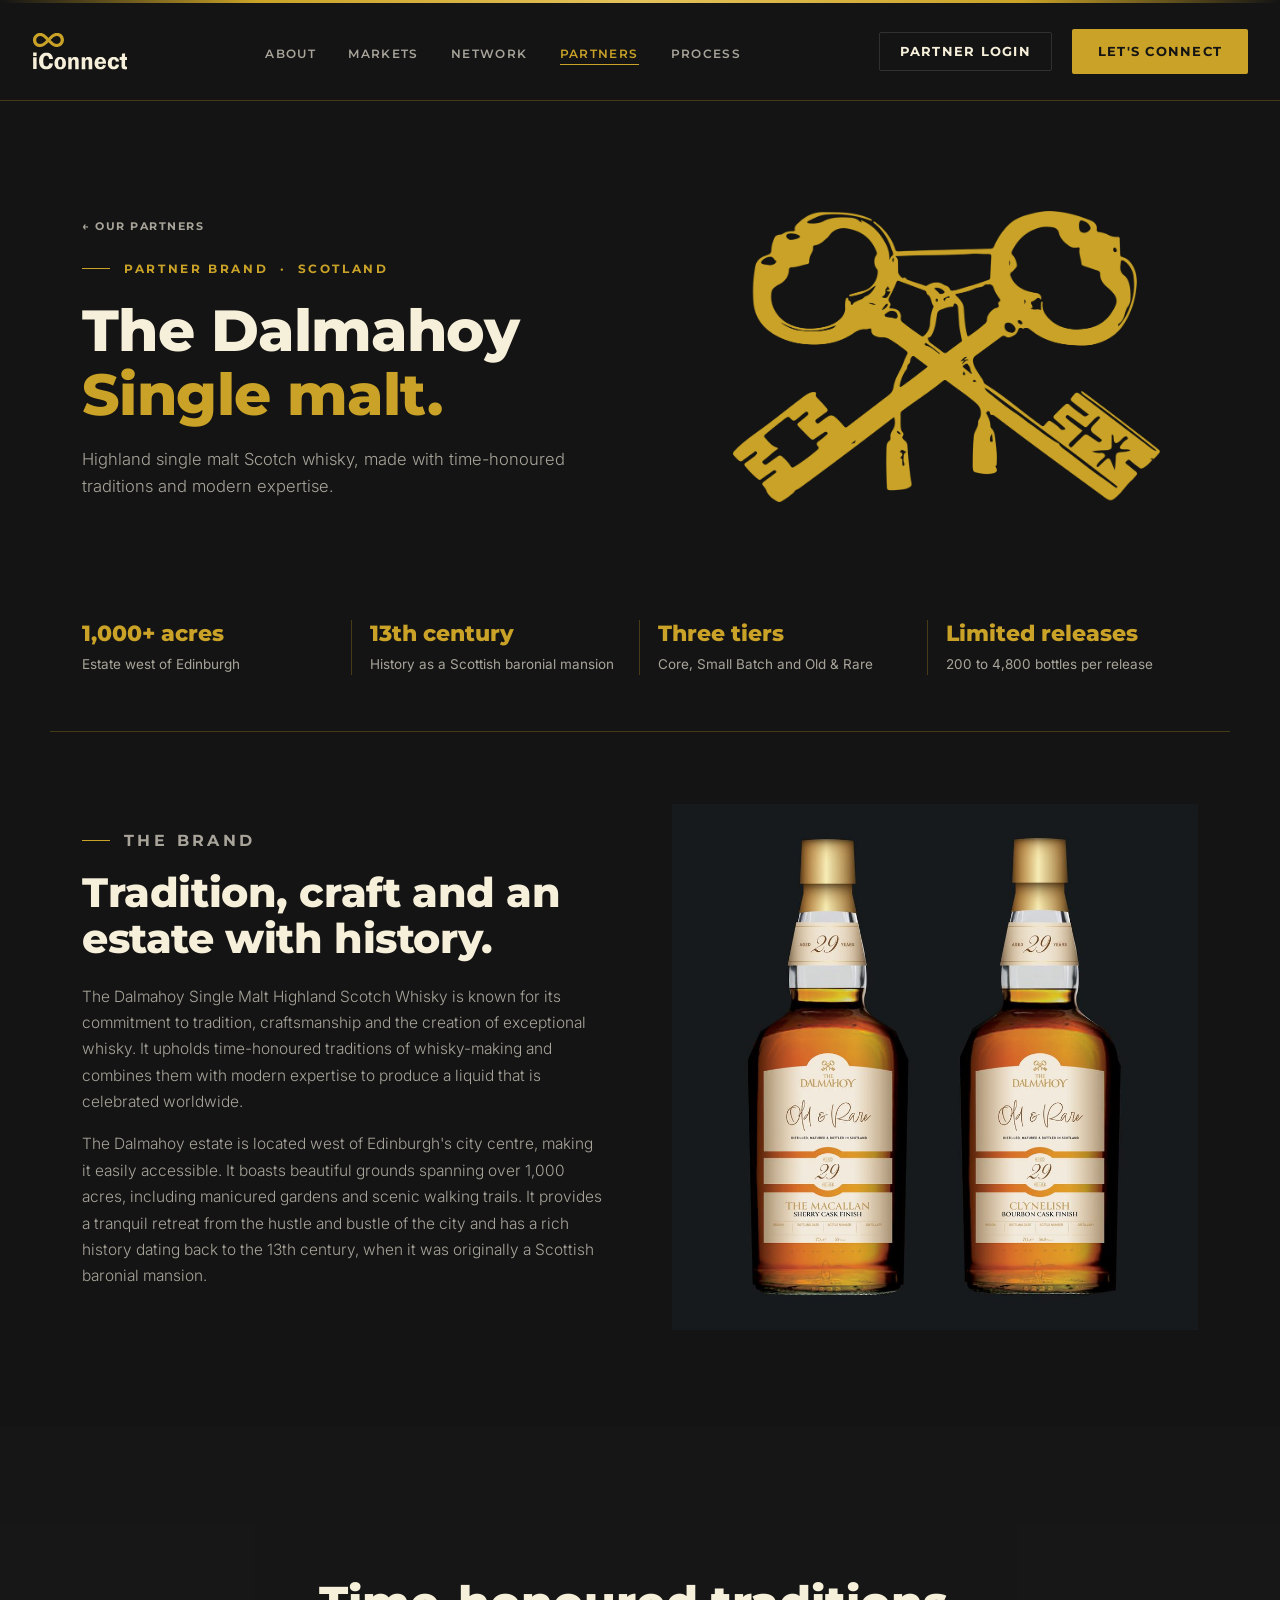
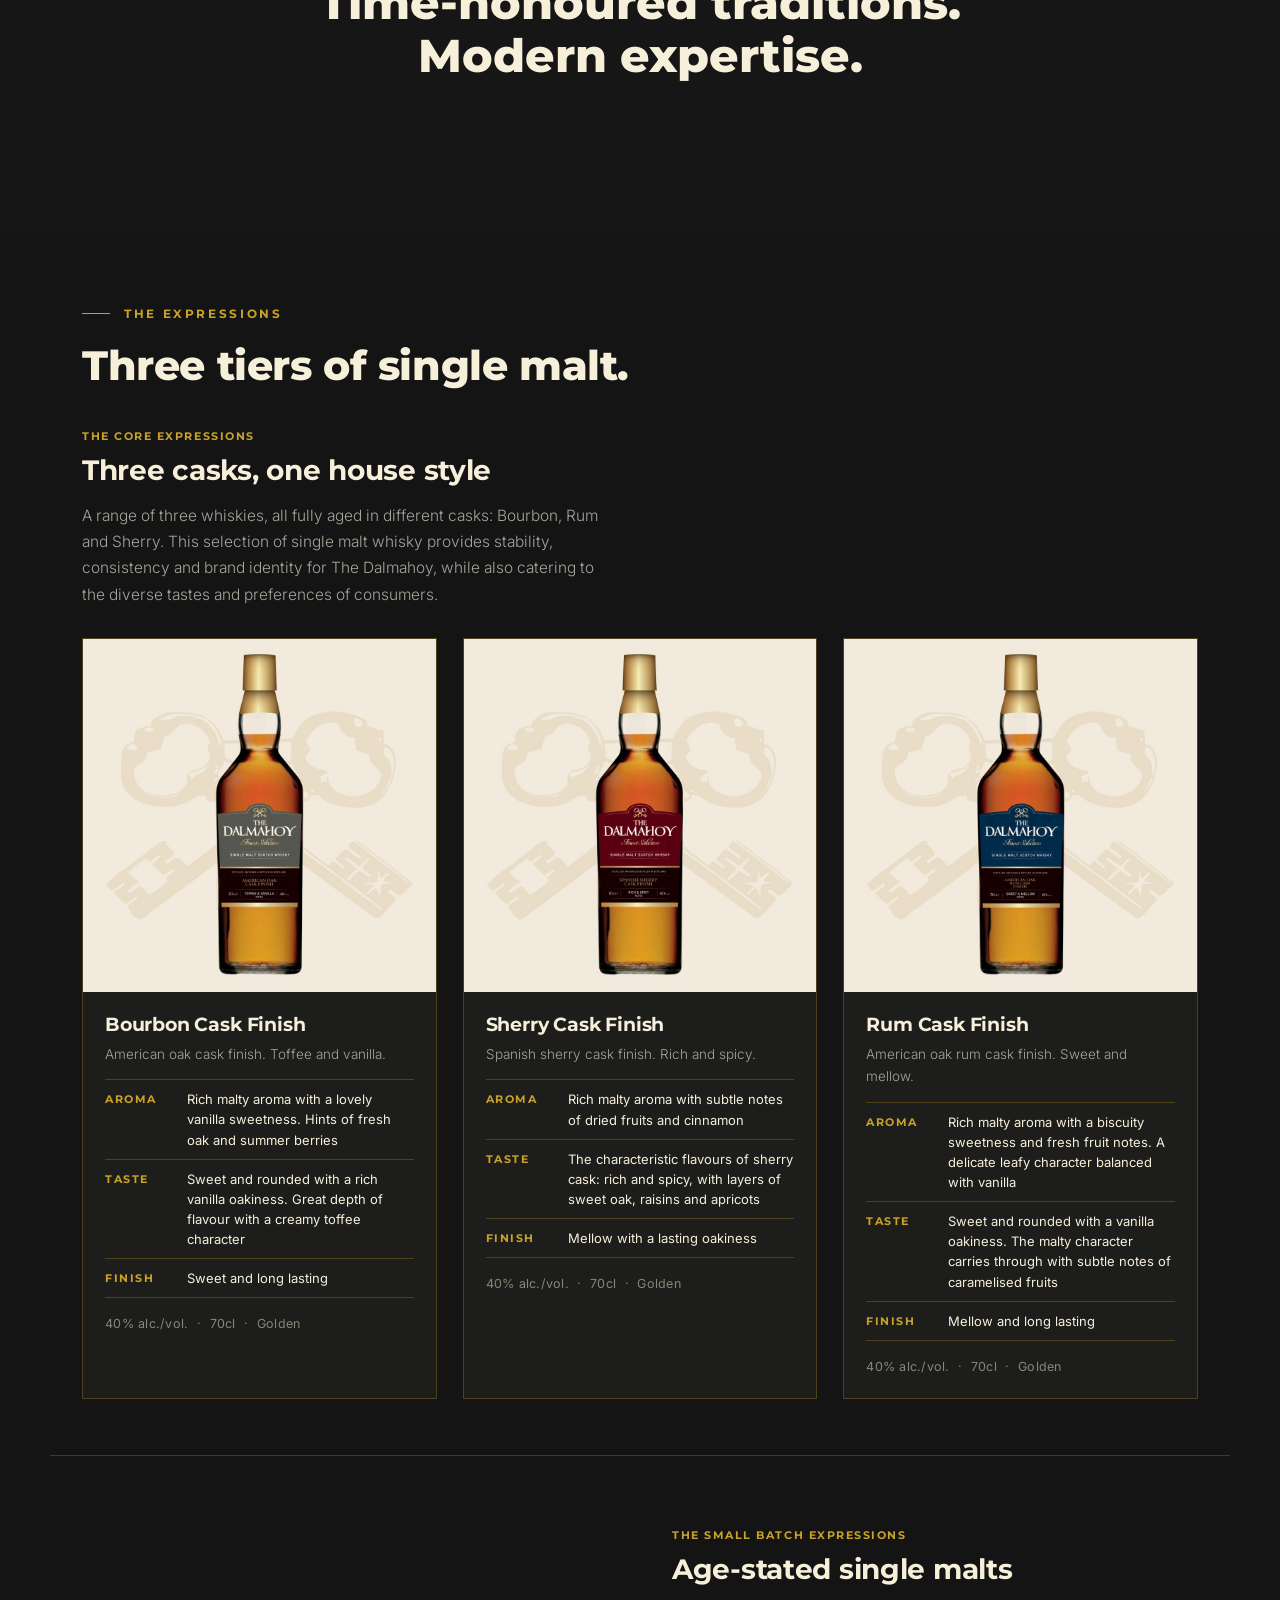
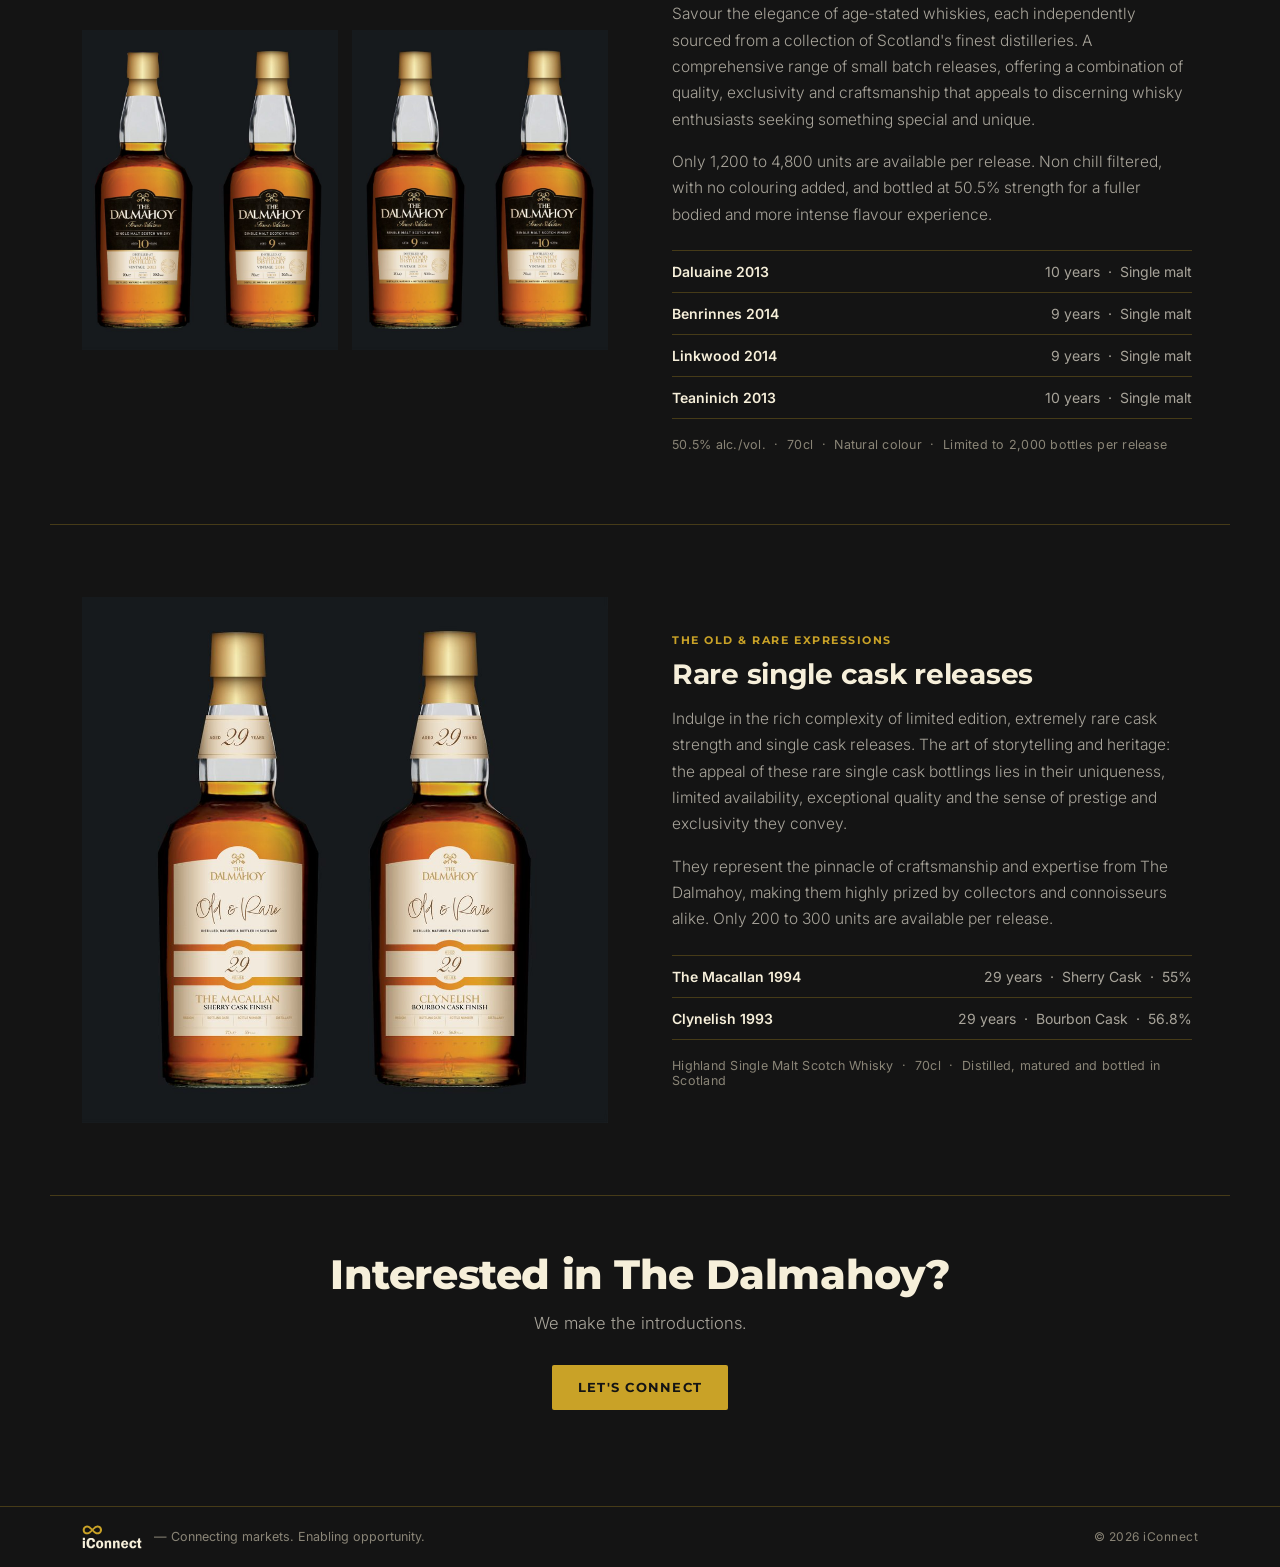
<file: the-dalmahoy.html>
<!DOCTYPE html>
<html lang="en">
<head>
<meta charset="UTF-8">
<meta name="viewport" content="width=device-width, initial-scale=1.0">
<title>The Dalmahoy Single Malt — iConnect</title>
<meta name="description" content="The Dalmahoy: Highland single malt Scotch whisky. Core, Small Batch and Old and Rare expressions from an estate west of Edinburgh.">
<link rel="icon" href="favicon.svg">
<link rel="preconnect" href="https://fonts.googleapis.com">
<link rel="preconnect" href="https://fonts.gstatic.com" crossorigin>
<link href="https://fonts.googleapis.com/css2?family=Inter:wght@300;400;500;600&family=Montserrat:wght@600;700;800;900&display=swap" rel="stylesheet">
<link rel="stylesheet" href="styles.css?v=57">
</head>
<body class="bg-black">
<svg style="position:absolute;width:0;height:0;overflow:hidden;" aria-hidden="true"><symbol id="icon-logo-lockup" viewBox="0 0 306.0 122.8"><path class="logo-icon-fill" d="M 22.5,3.3 C 22.4,3.5 22.3,3.5 21,3.5 C 19.7,3.5 19.5,3.6 19.4,3.8 C 19.3,4 19.1,4.1 18.8,4.1 C 18.6,4.1 18.4,4.1 18.3,4.3 C 18.2,4.5 18,4.6 17.5,4.6 C 17,4.6 16.8,4.6 16.7,4.8 C 16.6,5 16.5,5.1 16.2,5.1 C 16,5.1 15.8,5.2 15.7,5.4 C 15.6,5.5 15.4,5.6 15.2,5.6 C 14.9,5.6 14.7,5.8 14.4,6.2 C 14.1,6.5 13.8,6.7 13.6,6.7 C 13.4,6.7 13.1,6.9 12.8,7.2 C 12.5,7.5 12.2,7.8 12,7.8 C 11.6,7.8 7.2,12.1 7.2,12.5 C 7.2,12.7 7,13 6.7,13.3 C 6.3,13.6 6.2,13.9 6.2,14.1 C 6.2,14.3 6.1,14.5 5.9,14.6 C 5.7,14.7 5.6,14.9 5.6,15.2 C 5.6,15.4 5.5,15.6 5.4,15.7 C 5.2,15.8 5.1,16 5.1,16.2 C 5.1,16.5 5,16.6 4.8,16.7 C 4.7,16.8 4.6,17 4.6,17.3 C 4.6,17.5 4.5,17.7 4.3,17.8 C 4.1,17.9 4.1,18.1 4.1,18.6 C 4.1,19.1 4,19.3 3.8,19.4 C 3.6,19.5 3.5,19.7 3.5,21 C 3.5,22.3 3.5,22.4 3.3,22.5 C 3,22.7 3,22.8 3,25.5 C 3,28.1 3,28.2 3.3,28.4 C 3.5,28.5 3.5,28.6 3.5,30.2 C 3.5,31.8 3.6,31.9 3.8,32.1 C 4,32.2 4.1,32.3 4.1,32.8 C 4.1,33.4 4.1,33.5 4.3,33.6 C 4.5,33.7 4.6,33.9 4.6,34.4 C 4.6,34.9 4.6,35.1 4.8,35.2 C 5,35.3 5.1,35.5 5.1,35.8 C 5.1,36 5.2,36.2 5.4,36.3 C 5.5,36.4 5.6,36.6 5.6,36.8 C 5.6,37.1 5.7,37.2 5.9,37.3 C 6.1,37.4 6.2,37.6 6.2,37.8 C 6.2,38.1 6.3,38.3 6.7,38.7 C 7,38.9 7.2,39.2 7.2,39.4 C 7.2,39.8 11.1,43.7 11.5,43.7 C 11.7,43.7 12,43.9 12.2,44.2 C 12.6,44.6 12.8,44.7 13.1,44.7 C 13.3,44.7 13.5,44.8 13.6,45 C 13.7,45.2 13.8,45.3 14.1,45.3 C 14.3,45.3 14.5,45.4 14.6,45.5 C 14.7,45.7 14.9,45.8 15.1,45.8 C 15.4,45.8 15.6,45.9 15.9,46.3 C 16.4,46.8 16.4,46.8 17.3,46.8 C 18,46.8 18.2,46.9 18.3,47.1 C 18.4,47.3 18.6,47.4 19.4,47.4 C 20.2,47.4 20.3,47.4 20.4,47.6 C 20.6,47.9 20.7,47.9 22.3,47.9 C 23.9,47.9 24,47.9 24.1,48.2 C 24.2,48.4 24.4,48.4 24.9,48.4 C 25.4,48.4 25.6,48.4 25.7,48.2 C 25.8,47.9 26,47.9 27.3,47.9 C 28.6,47.9 28.8,47.9 28.9,47.6 C 29,47.4 29.2,47.4 30.2,47.4 C 31.3,47.4 31.4,47.3 31.5,47.1 C 31.6,46.9 31.8,46.8 32.6,46.8 C 33.4,46.8 33.5,46.8 33.6,46.6 C 33.7,46.4 33.9,46.3 34.2,46.3 C 34.4,46.3 34.6,46.2 34.7,46.1 C 34.8,45.9 35,45.8 35.2,45.8 C 35.5,45.8 35.7,45.7 35.8,45.5 C 35.8,45.4 36,45.3 36.3,45.3 C 36.5,45.3 36.7,45.2 36.8,45 C 36.9,44.8 37.1,44.7 37.3,44.7 C 37.6,44.7 37.8,44.6 38.1,44.2 C 38.5,43.7 38.7,43.7 39.2,43.7 C 39.7,43.7 39.8,43.6 40.5,42.9 C 41,42.4 41.4,42.1 41.6,42.1 C 41.7,42.1 42.2,41.7 42.9,41 C 43.5,40.4 44,40 44.2,40 C 44.4,40 45.7,38.8 48.2,36.3 C 50.6,33.8 51.9,32.6 52.1,32.6 C 52.3,32.6 53.1,33.3 54.5,34.7 C 56.1,36.3 56.7,36.8 57,36.8 C 57.3,36.9 57.4,36.9 57.4,37.3 C 57.5,37.7 57.5,37.8 57.9,37.8 C 58.1,37.9 58.7,38.3 60.1,39.7 C 61.3,41 62,41.6 62.2,41.6 C 62.4,41.6 62.7,41.9 63.2,42.4 C 63.8,42.9 64.1,43.1 64.3,43.1 C 64.5,43.1 64.7,43.3 64.8,43.4 C 64.9,43.6 65.1,43.7 65.3,43.7 C 65.6,43.7 65.8,43.8 66.1,44.2 C 66.5,44.6 66.7,44.7 66.9,44.7 C 67.2,44.7 67.4,44.8 67.5,45 C 67.5,45.2 67.7,45.3 68,45.3 C 68.2,45.3 68.4,45.4 68.5,45.5 C 68.6,45.7 68.8,45.8 69,45.8 C 69.3,45.8 69.5,45.9 69.6,46.1 C 69.7,46.2 69.8,46.3 70.1,46.3 C 70.3,46.3 70.5,46.4 70.6,46.6 C 70.7,46.8 70.9,46.8 71.7,46.8 C 72.5,46.8 72.6,46.9 72.7,47.1 C 72.9,47.3 73,47.4 73.8,47.4 C 74.6,47.4 74.7,47.4 74.8,47.6 C 75,47.9 75.1,47.9 78.8,47.9 C 82.5,47.9 82.6,47.9 82.8,47.6 C 82.9,47.4 83,47.4 83.8,47.4 C 84.6,47.4 84.8,47.3 84.9,47.1 C 85,46.9 85.2,46.8 85.9,46.8 C 86.7,46.8 86.9,46.8 87,46.6 C 87.1,46.4 87.3,46.3 87.5,46.3 C 87.8,46.3 88,46.2 88.1,46.1 C 88.1,45.9 88.3,45.8 88.6,45.8 C 88.8,45.8 89,45.7 89.1,45.5 C 89.2,45.4 89.4,45.3 89.6,45.3 C 89.9,45.3 90.1,45.2 90.2,45 C 90.3,44.8 90.4,44.7 90.7,44.7 C 90.9,44.7 91.2,44.6 91.5,44.2 C 91.8,43.9 92.1,43.7 92.3,43.7 C 92.7,43.7 97.6,38.8 97.6,38.4 C 97.6,38.2 97.8,37.9 98.1,37.6 C 98.5,37.3 98.6,37 98.6,36.8 C 98.6,36.6 98.7,36.4 98.9,36.3 C 99.1,36.2 99.1,36 99.1,35.8 C 99.1,35.5 99.2,35.3 99.4,35.2 C 99.6,35.1 99.7,34.9 99.7,34.7 C 99.7,34.4 99.8,34.3 99.9,34.2 C 100.2,34.1 100.2,33.9 100.2,33.4 C 100.2,32.9 100.3,32.7 100.5,32.6 C 100.7,32.5 100.7,32.3 100.7,31.5 C 100.7,30.7 100.8,30.6 101,30.5 C 101.2,30.4 101.3,30.2 101.3,29.7 C 101.3,29.2 101.3,29 101.5,28.9 C 101.8,28.8 101.8,28.6 101.8,25.5 C 101.8,22.3 101.8,22.2 101.5,22 C 101.3,21.9 101.3,21.7 101.3,20.7 C 101.3,19.7 101.2,19.5 101,19.4 C 100.8,19.3 100.7,19.1 100.7,18.8 C 100.7,18.6 100.6,18.4 100.5,18.3 C 100.2,18.2 100.2,18 100.2,17.3 C 100.2,16.5 100.2,16.3 99.9,16.2 C 99.8,16.1 99.7,15.9 99.7,15.7 C 99.7,15.4 99.6,15.2 99.4,15.2 C 99.2,15.1 99.1,14.9 99.1,14.6 C 99.1,14.4 99.1,14.2 98.9,14.1 C 98.7,14 98.6,13.8 98.6,13.6 C 98.6,13.3 98.5,13.1 98.4,13 C 98.2,13 98.1,12.8 98.1,12.6 C 98.1,12.3 97.9,12 97.3,11.5 C 96.8,11 96.5,10.6 96.5,10.4 C 96.5,10 94.8,8.3 94.4,8.3 C 94.2,8.3 93.8,8 93.3,7.5 C 92.8,7 92.5,6.7 92.3,6.7 C 92.1,6.7 91.8,6.5 91.5,6.2 C 91.2,5.8 90.9,5.6 90.7,5.6 C 90.4,5.6 90.3,5.5 90.2,5.4 C 90.1,5.2 89.9,5.1 89.4,5.1 C 88.9,5.1 88.7,5.1 88.6,4.8 C 88.5,4.7 88.3,4.6 88.1,4.6 C 87.8,4.6 87.6,4.5 87.5,4.3 C 87.4,4.1 87.2,4.1 87,4.1 C 86.7,4.1 86.6,4 86.5,3.8 C 86.3,3.6 86.2,3.5 84.6,3.5 C 83,3.5 82.9,3.5 82.8,3.3 C 82.6,3 82.5,3 79.6,3 C 76.7,3 76.6,3 76.4,3.3 C 76.3,3.5 76.2,3.5 74.8,3.5 C 73.5,3.5 73.4,3.6 73.3,3.8 C 73.2,4 73,4.1 72.7,4.1 C 72.5,4.1 72.3,4.1 72.2,4.3 C 72.1,4.5 71.9,4.6 71.4,4.6 C 70.9,4.6 70.7,4.6 70.6,4.8 C 70.5,5.1 70.3,5.1 69.8,5.1 C 69.3,5.1 69.1,5.2 69,5.4 C 68.9,5.5 68.8,5.6 68.5,5.6 C 68.3,5.6 68,5.8 67.7,6.2 C 67.3,6.6 67.2,6.7 66.7,6.7 C 66.1,6.7 66,6.8 65.6,7.2 C 65.3,7.6 65,7.8 64.8,7.8 C 64.6,7.8 64.3,7.9 64,8.3 C 63.7,8.6 63.4,8.8 63.3,8.8 C 63,8.8 62.6,9.1 61.9,9.9 C 61.3,10.5 60.8,10.9 60.6,10.9 C 60.4,10.9 59.4,11.9 57.4,13.8 C 55.2,16 54.5,16.7 54.2,16.8 C 53.9,16.8 53.8,16.9 53.7,17.2 C 53.7,17.4 53.5,17.8 53.1,18.2 L 52.4,18.9 L 48.7,15.2 C 46.2,12.6 44.9,11.5 44.7,11.5 C 44.5,11.5 44,11 43.1,10.1 C 42.2,9.2 41.8,8.8 41.5,8.8 C 41.3,8.8 41.1,8.7 41,8.5 C 41,8.4 40.8,8.3 40.6,8.3 C 40.3,8.3 40,8.1 39.5,7.5 C 38.9,6.9 38.6,6.7 38.3,6.7 C 38.1,6.7 37.9,6.6 37.9,6.4 C 37.8,6.3 37.6,6.2 37.3,6.2 C 37.1,6.2 36.9,6.1 36.8,5.9 C 36.7,5.7 36.5,5.6 36.3,5.6 C 36,5.6 35.8,5.5 35.8,5.4 C 35.7,5.2 35.5,5.1 35.2,5.1 C 35,5.1 34.8,5 34.7,4.8 C 34.6,4.6 34.4,4.6 33.9,4.6 C 33.4,4.6 33.2,4.5 33.1,4.3 C 33,4.1 32.8,4.1 32.6,4.1 C 32.3,4.1 32.1,4 32.1,3.8 C 31.9,3.6 31.8,3.5 30.2,3.5 C 28.6,3.5 28.5,3.5 28.4,3.3 C 28.2,3 28.1,3 25.5,3 C 22.8,3 22.7,3 22.5,3.3 M 28.4,13.3 C 28.5,13.5 28.6,13.6 29.7,13.6 C 30.7,13.6 30.9,13.6 31,13.8 C 31.1,14 31.3,14.1 31.5,14.1 C 31.8,14.1 32,14.2 32.1,14.4 C 32.1,14.5 32.3,14.6 32.6,14.6 C 32.8,14.6 33,14.7 33.1,14.9 C 33.2,15 33.4,15.2 33.6,15.2 C 33.9,15.2 34.1,15.3 34.4,15.7 C 34.7,16 35,16.2 35.2,16.2 C 35.4,16.2 35.7,16.4 36,16.7 C 36.3,17.1 36.6,17.3 36.8,17.3 C 37,17.3 38,18.1 40.2,20.4 C 42.3,22.5 43.5,23.6 43.7,23.6 C 43.8,23.6 44.2,23.9 44.6,24.3 C 45.2,24.8 45.3,25 45.3,25.5 C 45.3,26 45.2,26.1 42,29.3 C 39.6,31.6 38.6,32.6 38.4,32.6 C 38.2,32.6 37.9,32.8 37.6,33.1 C 37.3,33.4 37,33.6 36.8,33.6 C 36.6,33.6 36.3,33.9 35.8,34.4 C 35.2,35 34.9,35.2 34.6,35.2 C 34.4,35.2 34.2,35.3 34.2,35.5 C 34.1,35.7 33.9,35.8 33.6,35.8 C 33.4,35.8 33.2,35.8 33.1,36 C 33,36.2 32.8,36.3 32.6,36.3 C 32.3,36.3 32.1,36.4 32.1,36.5 C 32,36.8 31.8,36.8 31.3,36.8 C 30.7,36.8 30.6,36.9 30.5,37.1 C 30.4,37.2 30.2,37.3 29.9,37.3 C 29.7,37.3 29.5,37.4 29.4,37.6 C 29.3,37.9 29.1,37.9 25.5,37.9 C 21.8,37.9 21.6,37.9 21.5,37.6 C 21.4,37.4 21.2,37.3 21,37.3 C 20.7,37.3 20.5,37.2 20.4,37.1 C 20.3,36.9 20.2,36.8 19.9,36.8 C 19.7,36.8 19.5,36.7 19.4,36.5 C 19.3,36.4 19.1,36.3 18.9,36.3 C 18.4,36.3 15.2,33 15.2,32.5 C 15.2,32.3 15,32.1 14.9,32.1 C 14.7,32 14.6,31.8 14.6,31.5 C 14.6,31.3 14.5,31.1 14.4,31 C 14.1,30.9 14.1,30.7 14.1,29.9 C 14.1,29.2 14.1,29 13.8,28.9 C 13.6,28.8 13.6,28.6 13.6,25.7 C 13.6,22.8 13.6,22.7 13.8,22.5 C 14.1,22.4 14.1,22.3 14.1,21.5 C 14.1,20.7 14.1,20.6 14.4,20.4 C 14.5,20.3 14.6,20.2 14.6,19.9 C 14.6,19.7 14.8,19.4 15.2,19.1 C 15.5,18.8 15.7,18.5 15.7,18.3 C 15.7,17.9 18.5,15.2 18.9,15.2 C 19.1,15.2 19.4,14.9 19.6,14.6 C 20.1,14.1 20.2,14.1 20.7,14.1 C 21.2,14.1 21.4,14 21.5,13.8 C 21.6,13.6 21.8,13.6 22.5,13.6 C 23.3,13.6 23.5,13.5 23.6,13.3 C 23.7,13.1 23.9,13 26,13 C 28.1,13 28.2,13.1 28.4,13.3 M 81.7,13.3 C 81.8,13.5 82,13.6 82.8,13.6 C 83.6,13.6 83.7,13.6 83.8,13.8 C 83.9,14 84.1,14.1 84.4,14.1 C 84.6,14.1 84.8,14.2 84.9,14.4 C 85,14.5 85.2,14.6 85.4,14.6 C 85.7,14.6 85.8,14.7 85.9,14.9 C 86,15 86.2,15.2 86.4,15.2 C 86.9,15.2 88.6,16.9 88.6,17.3 C 88.6,17.5 88.8,17.8 89.1,18.1 C 89.5,18.4 89.6,18.6 89.6,18.9 C 89.6,19.1 89.7,19.3 89.9,19.4 C 90.1,19.5 90.2,19.7 90.2,20.2 C 90.2,20.7 90.2,20.9 90.4,21 C 90.6,21.1 90.7,21.2 90.7,21.8 C 90.7,22.3 90.7,22.4 91,22.5 C 91.2,22.7 91.2,22.8 91.2,25.5 C 91.2,28.1 91.2,28.2 91,28.4 C 90.8,28.5 90.7,28.6 90.7,28.9 C 90.7,29.1 90.6,29.3 90.4,29.4 C 90.2,29.5 90.2,29.7 90.2,30.5 C 90.2,31.3 90.1,31.4 89.9,31.5 C 89.7,31.6 89.6,31.8 89.6,32 C 89.6,32.4 86.4,35.8 85.9,35.8 C 85.7,35.8 85.4,36 85.1,36.3 C 84.7,36.8 84.6,36.8 84.1,36.8 C 83.6,36.8 83.4,36.9 83.3,37.1 C 83.2,37.2 83,37.3 82.8,37.3 C 82.5,37.3 82.3,37.4 82.2,37.6 C 82.1,37.9 82,37.9 78.5,37.9 C 75.1,37.9 75,37.9 74.8,37.6 C 74.8,37.4 74.6,37.3 74.3,37.3 C 74.1,37.3 73.9,37.2 73.8,37.1 C 73.7,36.9 73.5,36.8 73,36.8 C 72.5,36.8 72.3,36.8 72.2,36.5 C 72.1,36.4 71.9,36.3 71.7,36.3 C 71.5,36.3 71.2,36.1 70.9,35.8 C 70.6,35.4 70.3,35.2 70.1,35.2 C 69.8,35.2 69.7,35.1 69.6,35 C 69.5,34.8 69.3,34.7 69.1,34.7 C 68.8,34.7 68.5,34.4 67.7,33.6 C 67.1,33 66.6,32.6 66.4,32.6 C 66.2,32.6 65,31.4 62.6,29 L 59,25.5 L 62.3,22.2 C 64.5,19.9 65.7,18.8 65.9,18.8 C 66.1,18.8 66.5,18.5 67.2,17.8 C 67.9,17 68.3,16.7 68.6,16.7 C 68.8,16.7 69,16.6 69,16.5 C 69.1,16.3 69.3,16.2 69.5,16.2 C 69.8,16.2 70,16 70.4,15.7 C 70.7,15.3 70.9,15.2 71.2,15.2 C 71.4,15.2 71.6,15 71.7,14.9 C 71.8,14.7 72,14.6 72.2,14.6 C 72.5,14.6 72.6,14.5 72.7,14.4 C 72.8,14.1 73,14.1 73.5,14.1 C 74,14.1 74.2,14 74.3,13.8 C 74.4,13.6 74.6,13.6 75.4,13.6 C 76.2,13.6 76.3,13.5 76.4,13.3 C 76.6,13.1 76.7,13 79.1,13 C 81.4,13 81.6,13.1 81.7,13.3"/><path d="M 3.6,65.5 C 3.6,65.6 3.5,68.1 3.6,71 L 3.6,76.4 L 9.1,76.4 L 14.6,76.4 L 14.6,70.9 L 14.6,65.4 L 9.1,65.4 C 4.8,65.3 3.6,65.4 3.6,65.5 M 41.6,66.1 C 41.4,66.4 41.3,66.4 40.2,66.4 C 39.2,66.4 39,66.4 38.9,66.7 C 38.8,66.9 38.6,66.9 38.1,66.9 C 37.6,66.9 37.4,67 37.3,67.2 C 37.2,67.4 37.1,67.5 36.8,67.5 C 36.6,67.5 36.4,67.5 36.3,67.7 C 36.2,67.9 36,68 35.8,68 C 35.5,68 35.3,68.1 35.2,68.2 C 35.1,68.4 34.9,68.5 34.7,68.5 C 34.4,68.5 34.3,68.6 34.2,68.8 C 34.1,68.9 33.9,69 33.7,69 C 33.4,69 33.1,69.3 32.6,69.8 C 32.1,70.3 31.7,70.6 31.5,70.6 C 31.2,70.6 28.4,73.4 28.4,73.8 C 28.4,74 28,74.4 27.6,74.8 C 27,75.4 26.8,75.7 26.8,76 C 26.8,76.2 26.7,76.4 26.5,76.4 C 26.3,76.5 26.2,76.7 26.2,77 C 26.2,77.2 26.2,77.4 26,77.5 C 25.8,77.6 25.7,77.8 25.7,78 C 25.7,78.3 25.6,78.5 25.5,78.5 C 25.3,78.6 25.2,78.8 25.2,79.1 C 25.2,79.3 25.1,79.5 24.9,79.6 C 24.8,79.7 24.7,79.9 24.7,80.1 C 24.7,80.4 24.6,80.6 24.4,80.7 C 24.2,80.8 24.1,80.9 24.1,81.5 C 24.1,82 24.1,82.1 23.9,82.2 C 23.6,82.4 23.6,82.5 23.6,83.3 C 23.6,84.1 23.6,84.2 23.3,84.4 C 23.1,84.5 23.1,84.6 23.1,85.7 C 23.1,86.7 23,86.9 22.8,87 C 22.6,87.1 22.5,87.3 22.5,92.5 C 22.5,97.8 22.6,98 22.8,98.1 C 23,98.2 23.1,98.4 23.1,99.7 C 23.1,101 23.1,101.1 23.3,101.3 C 23.6,101.4 23.6,101.5 23.6,102.3 C 23.6,103.1 23.6,103.3 23.9,103.4 C 24.1,103.5 24.1,103.7 24.1,104.2 C 24.1,104.7 24.2,104.9 24.4,105 C 24.6,105.1 24.7,105.2 24.7,105.5 C 24.7,105.7 24.8,105.9 24.9,106 C 25.1,106.1 25.2,106.3 25.2,106.5 C 25.2,106.8 25.3,107 25.5,107.1 C 25.6,107.2 25.7,107.3 25.7,107.6 C 25.7,107.9 25.8,108 26,108.1 C 26.1,108.2 26.2,108.4 26.2,108.6 C 26.2,108.9 26.4,109.1 26.8,109.4 C 27.1,109.7 27.3,110 27.3,110.2 C 27.3,110.4 27.6,110.8 28.1,111.3 C 28.6,111.8 28.9,112.2 28.9,112.4 C 28.9,112.7 29.6,113.4 29.9,113.4 C 30.1,113.4 30.6,113.8 31.3,114.5 C 32,115.2 32.4,115.5 32.6,115.5 C 32.8,115.5 33.1,115.7 33.4,116.1 C 33.7,116.4 33.9,116.6 34.2,116.6 C 34.4,116.6 34.6,116.7 34.7,116.8 C 34.8,117 35,117.1 35.2,117.1 C 35.5,117.1 35.7,117.2 35.8,117.4 C 35.8,117.5 36,117.6 36.3,117.6 C 36.5,117.6 36.7,117.7 36.8,117.9 C 36.9,118.1 37.1,118.2 37.6,118.2 C 38.1,118.2 38.3,118.2 38.4,118.4 C 38.5,118.7 38.7,118.7 39.5,118.7 C 40.2,118.7 40.4,118.7 40.5,119 C 40.6,119.2 40.8,119.2 45.5,119.2 C 50.3,119.2 50.4,119.2 50.5,119 C 50.7,118.7 50.8,118.7 51.6,118.7 C 52.4,118.7 52.5,118.7 52.7,118.4 C 52.8,118.2 52.9,118.2 53.5,118.2 C 54,118.2 54.1,118.1 54.2,117.9 C 54.3,117.7 54.5,117.6 54.8,117.6 C 55,117.6 55.2,117.5 55.3,117.4 C 55.4,117.2 55.6,117.1 56.1,117.1 C 56.6,117.1 56.7,117.1 57.1,116.6 C 57.5,116.2 57.7,116.1 57.9,116.1 C 58.2,116.1 58.4,115.9 58.7,115.5 C 59,115.2 59.3,115 59.5,115 C 59.9,115 62.2,112.7 62.2,112.3 C 62.2,112.2 62.5,111.8 63,111.3 C 63.5,110.8 63.8,110.4 63.8,110.2 C 63.8,110 63.9,109.8 64,109.7 C 64.2,109.6 64.3,109.4 64.3,109.2 C 64.3,108.9 64.4,108.7 64.5,108.7 C 64.7,108.6 64.8,108.4 64.8,108.1 C 64.8,107.9 64.9,107.7 65.1,107.6 C 65.3,107.5 65.3,107.3 65.3,106.8 C 65.3,106.3 65.4,106.1 65.6,106 C 65.8,105.9 65.9,105.7 65.9,105.2 C 65.9,104.7 65.9,104.5 66.1,104.4 C 66.4,104.3 66.4,104.2 66.4,103.1 C 66.4,102.1 66.4,101.9 66.7,101.8 C 66.9,101.7 66.9,101.5 66.9,101.2 C 66.9,100.8 66.8,100.8 66.2,100.8 C 65.6,100.7 65.4,100.7 65.3,100.5 C 65.2,100.2 65,100.2 60.8,100.2 C 56.6,100.2 56.5,100.2 56.4,99.9 C 56.2,99.7 56.1,99.7 55.8,99.7 C 55.4,99.7 55.4,99.8 55.3,100.2 C 55.3,100.4 55.2,100.7 55,100.7 C 54.8,100.8 54.8,101 54.8,101.5 C 54.8,102 54.7,102.2 54.5,102.3 C 54.3,102.4 54.2,102.6 54.2,103.1 C 54.2,103.6 54.2,103.8 54,103.9 C 53.8,104 53.7,104.2 53.7,104.4 C 53.7,104.7 53.6,104.9 53.5,105 C 53.3,105 53.2,105.2 53.2,105.4 C 53.2,105.9 50.4,108.7 50,108.7 C 49.8,108.7 49.6,108.8 49.5,108.9 C 49.4,109.1 49.2,109.2 48.7,109.2 C 48.2,109.2 48,109.2 47.9,109.4 C 47.8,109.7 47.6,109.7 45.8,109.7 C 44,109.7 43.8,109.7 43.7,109.4 C 43.6,109.2 43.4,109.2 42.9,109.2 C 42.4,109.2 42.2,109.1 42.1,108.9 C 42,108.7 41.8,108.7 41.6,108.7 C 41.3,108.7 41.1,108.6 41,108.4 C 41,108.2 40.8,108.1 40.6,108.1 C 40.1,108.1 38.9,106.9 38.9,106.5 C 38.9,106.3 38.7,106 38.4,105.8 C 38,105.4 37.9,105.2 37.9,104.9 C 37.9,104.7 37.8,104.5 37.6,104.4 C 37.4,104.3 37.3,104.2 37.3,103.6 C 37.3,103.1 37.3,103 37.1,102.8 C 36.8,102.7 36.8,102.6 36.8,101.8 C 36.8,101 36.8,100.9 36.5,100.7 C 36.3,100.6 36.3,100.5 36.3,98.9 C 36.3,97.3 36.3,97.2 36,97 C 35.8,96.9 35.8,96.8 35.8,93.1 C 35.8,89.4 35.8,89.2 36,89.1 C 36.3,89 36.3,88.8 36.3,87 C 36.3,85.2 36.3,85 36.5,84.9 C 36.8,84.8 36.8,84.6 36.8,83.8 C 36.8,83 36.8,82.9 37.1,82.8 C 37.2,82.7 37.3,82.5 37.3,82.2 C 37.3,82 37.4,81.8 37.6,81.7 C 37.8,81.6 37.9,81.4 37.9,80.9 C 37.9,80.4 37.9,80.3 38.4,79.9 C 38.7,79.6 38.9,79.3 38.9,79.1 C 38.9,78.7 40.7,77 41.1,77 C 41.3,77 41.5,76.9 41.6,76.7 C 41.7,76.5 41.8,76.4 42.1,76.4 C 42.3,76.4 42.5,76.3 42.6,76.2 C 42.8,75.9 42.9,75.9 45.8,75.9 C 48.7,75.9 48.8,75.9 49,76.2 C 49,76.3 49.2,76.4 49.4,76.4 C 49.9,76.4 52.7,79.2 52.7,79.7 C 52.7,79.9 52.8,80.1 52.9,80.1 C 53.1,80.2 53.2,80.4 53.2,80.9 C 53.2,81.4 53.2,81.6 53.5,81.7 C 53.7,81.8 53.7,82 53.7,82.8 C 53.7,83.6 53.8,83.7 54,83.8 C 54.2,83.9 54.2,84.1 54.3,85.2 L 54.3,86.4 L 58.2,86.4 C 61.9,86.5 62,86.5 62.2,86.2 C 62.3,86 62.5,85.9 64.6,85.9 L 66.9,85.9 L 66.9,85.2 C 66.9,84.6 66.9,84.5 66.7,84.4 C 66.4,84.2 66.4,84.1 66.4,83 C 66.4,82 66.4,81.8 66.1,81.7 C 65.9,81.6 65.9,81.4 65.9,80.7 C 65.9,79.9 65.8,79.7 65.6,79.6 C 65.4,79.5 65.3,79.3 65.3,78.8 C 65.3,78.3 65.3,78.1 65.1,78 C 64.9,77.9 64.8,77.7 64.8,77.5 C 64.8,77.2 64.7,77.1 64.5,77 C 64.4,76.9 64.3,76.7 64.3,76.4 C 64.3,76.2 64.2,76 64,75.9 C 63.8,75.8 63.8,75.6 63.8,75.4 C 63.8,75.1 63.7,74.9 63.5,74.8 C 63.3,74.8 63.2,74.6 63.2,74.4 C 63.2,74.1 63,73.8 62.4,73.3 C 61.9,72.8 61.6,72.4 61.6,72.2 C 61.6,71.8 59.9,70.1 59.5,70.1 C 59.3,70.1 59,69.9 58.7,69.6 C 58.4,69.2 58.2,69 57.9,69 C 57.7,69 57.5,68.9 57.1,68.5 C 56.8,68.1 56.6,68 56.3,68 C 56.1,68 55.9,67.9 55.8,67.7 C 55.7,67.5 55.6,67.5 55,67.5 C 54.5,67.5 54.3,67.4 54.2,67.2 C 54.1,67 54,66.9 53.5,66.9 C 52.9,66.9 52.8,66.9 52.7,66.7 C 52.5,66.4 52.4,66.4 51.1,66.4 C 49.8,66.4 49.6,66.4 49.5,66.1 C 49.4,65.9 49.2,65.9 45.5,65.9 C 41.8,65.9 41.7,65.9 41.6,66.1 M 294.6,68.2 C 294.5,68.5 294.4,68.5 291.4,68.5 C 288.6,68.5 288.4,68.5 288.3,68.8 C 288.2,68.9 288,69 287.8,69 C 287.6,69 287.3,69.2 287.1,69.4 L 286.7,69.8 L 286.7,73.1 C 286.7,76.1 286.7,76.3 286.4,76.4 C 286.2,76.6 286.2,76.7 286.1,78.3 L 286.1,80.1 L 282.7,80.1 L 279.4,80.2 L 279.4,84.6 L 279.4,89 L 282.5,89.1 L 285.6,89.2 L 285.6,100.4 C 285.6,111.5 285.6,111.7 285.9,111.8 C 286.1,111.9 286.2,112.1 286.2,112.6 C 286.2,113.1 286.2,113.3 286.4,113.4 C 286.6,113.5 286.7,113.7 286.7,114.2 C 286.7,114.7 286.7,114.9 287.2,115.3 C 287.5,115.6 287.7,115.8 287.7,116 C 287.7,116.4 288.4,117.1 288.8,117.1 C 289,117.1 289.3,117.3 289.6,117.6 C 290,118.1 290.1,118.2 290.7,118.2 C 291.2,118.2 291.3,118.2 291.4,118.4 C 291.5,118.6 291.7,118.7 292.2,118.7 C 292.8,118.7 292.9,118.7 293,119 C 293.2,119.2 293.3,119.2 295.1,119.2 C 297,119.2 297.1,119.2 297.3,119.5 C 297.5,119.9 298.6,119.9 298.8,119.5 C 299,119.2 299.1,119.2 301,119.2 L 303,119.2 L 303,115 L 303,110.8 L 301.8,110.8 C 300.7,110.8 300.5,110.7 300.4,110.5 C 300.3,110.3 300.1,110.2 299.4,110.2 C 298.6,110.2 298.6,110.2 297.9,109.6 C 297.5,109.1 297.3,108.8 297.3,108.6 C 297.3,108.4 297.1,108.2 297,108.1 C 296.7,108 296.7,107.9 296.8,98.6 L 296.8,89.2 L 299.9,89.1 L 303,89 L 303,84.6 L 303,80.2 L 299.9,80.1 L 296.8,80.1 L 296.7,74.1 L 296.7,68 L 295.7,68 C 294.9,68 294.7,68 294.6,68.2 M 84.9,79.9 C 84.8,80.1 84.6,80.1 84.1,80.1 C 83.6,80.1 83.4,80.2 83.3,80.4 C 83.2,80.6 83,80.7 82.5,80.7 C 82,80.7 81.8,80.7 81.7,80.9 C 81.6,81.1 81.4,81.2 81.2,81.2 C 81,81.2 80.7,81.3 80.4,81.7 C 80.1,82 79.8,82.2 79.6,82.2 C 79.2,82.2 74.8,86.6 74.8,87.1 C 74.8,87.2 74.7,87.4 74.6,87.5 C 74.4,87.6 74.3,87.8 74.3,88 C 74.3,88.3 74.2,88.5 73.8,88.8 C 73.3,89.3 73.3,89.4 73.3,89.9 C 73.3,90.4 73.2,90.6 73,90.7 C 72.8,90.8 72.7,91 72.7,91.5 C 72.7,92 72.7,92.2 72.5,92.3 C 72.2,92.4 72.2,92.6 72.2,93.3 C 72.2,94.1 72.2,94.3 71.9,94.4 C 71.7,94.5 71.7,94.7 71.7,99.1 C 71.7,103.6 71.7,103.8 71.9,103.9 C 72.2,104 72.2,104.2 72.2,105.2 C 72.2,106.3 72.2,106.4 72.5,106.5 C 72.7,106.6 72.7,106.8 72.7,107.3 C 72.7,107.9 72.8,108 73,108.1 C 73.2,108.2 73.3,108.4 73.3,108.7 C 73.3,108.9 73.4,109.1 73.5,109.2 C 73.7,109.3 73.8,109.5 73.8,109.7 C 73.8,110 73.9,110.1 74.1,110.2 C 74.2,110.3 74.3,110.5 74.3,110.8 C 74.3,111 74.4,111.2 74.6,111.3 C 74.7,111.4 74.8,111.6 74.8,111.8 C 74.8,112.2 79.7,117.1 80.2,117.1 C 80.4,117.1 80.6,117.2 80.7,117.4 C 80.8,117.5 80.9,117.6 81.2,117.6 C 81.4,117.6 81.6,117.7 81.7,117.9 C 81.8,118.1 82,118.2 82.5,118.2 C 83,118.2 83.2,118.2 83.3,118.4 C 83.4,118.6 83.6,118.7 84.1,118.7 C 84.6,118.7 84.8,118.7 84.9,119 C 85,119.2 85.2,119.2 89.6,119.2 C 94.1,119.2 94.3,119.2 94.4,119 C 94.5,118.7 94.7,118.7 95.2,118.7 C 95.7,118.7 95.9,118.6 96,118.4 C 96.1,118.2 96.3,118.2 96.8,118.2 C 97.3,118.2 97.5,118.1 97.6,117.9 C 97.7,117.7 97.8,117.6 98.1,117.6 C 98.3,117.6 98.5,117.5 98.6,117.4 C 98.7,117.2 98.9,117.1 99.1,117.1 C 99.4,117.1 99.6,117 99.9,116.6 C 100.2,116.3 100.5,116.1 100.7,116.1 C 101.1,116.1 103.9,113.3 103.9,112.9 C 103.9,112.7 104.2,112.3 104.7,111.8 C 105.3,111.3 105.5,111 105.5,110.7 C 105.5,110.5 105.6,110.3 105.8,110.2 C 105.9,110.1 106,110 106,109.7 C 106,109.5 106.1,109.3 106.3,109.2 C 106.5,109.1 106.5,108.9 106.5,108.7 C 106.5,108.4 106.6,108.2 106.8,108.1 C 107,108 107.1,107.9 107.1,107.3 C 107.1,106.8 107.1,106.6 107.3,106.5 C 107.6,106.4 107.6,106.3 107.6,105.5 C 107.6,104.7 107.6,104.5 107.9,104.4 C 108.1,104.3 108.1,104.2 108.1,99.7 C 108.1,95.2 108.1,95.1 107.9,94.9 C 107.6,94.8 107.6,94.6 107.6,93.9 C 107.6,93.1 107.6,92.9 107.3,92.8 C 107.1,92.7 107.1,92.5 107.1,92 C 107.1,91.5 107,91.3 106.8,91.2 C 106.6,91.1 106.5,90.9 106.5,90.4 C 106.5,89.9 106.5,89.7 106.3,89.6 C 106.1,89.5 106,89.4 106,89.1 C 106,88.9 105.9,88.7 105.8,88.6 C 105.6,88.5 105.5,88.3 105.5,88.1 C 105.5,87.8 105.3,87.6 105,87.3 C 104.6,87 104.4,86.7 104.4,86.5 C 104.4,86.1 101.1,82.8 100.7,82.8 C 100.5,82.8 100.2,82.6 99.9,82.2 C 99.6,81.9 99.4,81.7 99.1,81.7 C 98.9,81.7 98.7,81.6 98.6,81.5 C 98.5,81.3 98.3,81.2 98.1,81.2 C 97.8,81.2 97.7,81.1 97.6,80.9 C 97.5,80.7 97.3,80.7 96.8,80.7 C 96.3,80.7 96.1,80.6 96,80.4 C 95.9,80.2 95.7,80.1 95.2,80.1 C 94.7,80.1 94.5,80.1 94.4,79.9 C 94.3,79.6 94.1,79.6 89.6,79.6 C 85.2,79.6 85,79.6 84.9,79.9 M 90.7,86.7 C 90.8,86.9 91,87 91.5,87 C 92,87 92.2,87.1 92.3,87.3 C 92.4,87.4 92.6,87.5 92.8,87.5 C 93.2,87.5 94.9,89.2 94.9,89.7 C 94.9,89.9 95,90.1 95.2,90.2 C 95.4,90.3 95.4,90.4 95.4,91 C 95.4,91.5 95.5,91.6 95.7,91.8 C 96,91.9 96,92 96,93.3 C 96,94.6 96,94.8 96.2,94.9 C 96.5,95.1 96.5,95.2 96.5,99.7 C 96.5,104.2 96.5,104.3 96.2,104.4 C 96,104.5 96,104.7 96,105.8 C 96,106.8 96,107 95.7,107.1 C 95.5,107.2 95.4,107.3 95.4,107.8 C 95.4,108.4 95.4,108.5 94.9,108.9 C 94.6,109.2 94.4,109.5 94.4,109.7 C 94.4,110.1 93.2,111.3 92.8,111.3 C 92.6,111.3 92.4,111.4 92.3,111.6 C 92.2,111.8 92,111.8 91.5,111.8 C 91,111.8 90.8,111.9 90.7,112.1 C 90.6,112.3 90.4,112.4 89.6,112.4 C 88.9,112.4 88.7,112.3 88.6,112.1 C 88.5,111.9 88.3,111.8 87.8,111.8 C 87.3,111.8 87.2,111.8 86.1,110.6 C 85.2,109.8 84.9,109.4 84.9,109.1 C 84.9,108.9 84.8,108.7 84.6,108.7 C 84.4,108.6 84.4,108.4 84.4,107.9 C 84.4,107.3 84.3,107.2 84.1,107.1 C 83.9,106.9 83.8,106.8 83.8,105.5 C 83.8,104.2 83.8,104 83.6,103.9 C 83.3,103.8 83.3,103.6 83.3,99.1 C 83.3,94.7 83.3,94.5 83.6,94.4 C 83.8,94.3 83.8,94.1 83.8,93.1 C 83.8,92 83.9,91.9 84.1,91.8 C 84.3,91.6 84.4,91.5 84.4,91 C 84.4,90.4 84.4,90.3 84.6,90.2 C 84.8,90.1 84.9,89.9 84.9,89.7 C 84.9,89.5 85.2,89 86.1,88.2 L 87.2,87 L 88.1,87 C 88.8,87 89,87 89.1,86.7 C 89.2,86.5 89.4,86.5 89.9,86.5 C 90.4,86.5 90.6,86.5 90.7,86.7 M 133.5,79.9 C 133.4,80.1 133.2,80.1 132.7,80.1 C 132.2,80.1 132,80.2 131.9,80.4 C 131.8,80.6 131.6,80.7 131.4,80.7 C 131.1,80.7 130.9,80.8 130.8,80.9 C 130.8,81.1 130.6,81.2 130.4,81.2 C 129.9,81.2 128.2,82.9 128.2,83.3 C 128.2,83.5 127.9,83.9 127.4,84.3 C 126.9,84.9 126.6,85.2 126.6,85.5 C 126.6,85.8 126.5,85.9 126.1,85.9 L 125.6,85.9 L 125.6,83 L 125.5,80.2 L 120.5,80.2 L 115.6,80.2 L 115.6,99.4 L 115.6,118.6 L 121.1,118.6 L 126.6,118.6 L 126.6,106.1 C 126.6,93.6 126.6,93.5 126.9,93.3 C 127.1,93.2 127.1,93.1 127.1,92.5 C 127.1,92 127.2,91.9 127.4,91.8 C 127.6,91.7 127.7,91.5 127.7,91.2 C 127.7,91 127.8,90.8 127.9,90.7 C 128.1,90.6 128.2,90.4 128.2,90.2 C 128.2,89.8 128.9,89.1 129.3,89.1 C 129.5,89.1 129.7,89 129.8,88.8 C 129.9,88.7 130.1,88.6 130.3,88.6 C 130.6,88.6 130.8,88.5 130.8,88.3 C 131,88.1 131.1,88.1 132.4,88.1 C 133.7,88.1 133.9,88.1 134,88.3 C 134.1,88.5 134.3,88.6 134.5,88.6 C 134.8,88.6 135,88.7 135.1,88.8 C 135.2,89 135.4,89.1 135.6,89.1 C 136,89.2 136.1,89.2 136.1,89.6 C 136.1,89.8 136.3,90.1 136.7,90.4 L 137.2,90.9 L 137.2,92.1 C 137.2,93.1 137.2,93.2 137.4,93.3 C 137.7,93.5 137.7,93.6 137.7,106.1 L 137.8,118.6 L 143.3,118.6 L 148.7,118.6 L 148.8,104.5 C 148.8,90.4 148.8,90.3 148.5,90.2 C 148.3,90 148.3,89.9 148.3,88.6 C 148.3,87.3 148.3,87.1 148,87 C 147.8,86.9 147.8,86.7 147.8,86.2 C 147.8,85.7 147.7,85.5 147.5,85.4 C 147.3,85.3 147.2,85.1 147.2,84.9 C 147.2,84.6 147.1,84.4 147,84.4 C 146.8,84.3 146.7,84.1 146.7,83.9 C 146.7,83.4 145,81.7 144.6,81.7 C 144.4,81.7 144.1,81.5 143.8,81.2 C 143.4,80.7 143.3,80.7 142.7,80.7 C 142.2,80.7 142,80.6 141.9,80.4 C 141.8,80.2 141.7,80.1 141.1,80.1 C 140.6,80.1 140.5,80.1 140.4,79.9 C 140.2,79.6 140.1,79.6 136.9,79.6 C 133.8,79.6 133.6,79.6 133.5,79.9 M 176.3,79.9 C 176.2,80 176,80.1 175.7,80.1 C 175.5,80.1 175.3,80.2 175.2,80.4 C 175.1,80.6 174.9,80.7 174.7,80.7 C 174.4,80.7 174.3,80.8 174.2,80.9 C 174.1,81.1 173.9,81.2 173.7,81.2 C 173.3,81.2 171,83.4 171,83.9 C 171,84 170.8,84.3 170.5,84.6 C 170.1,84.9 169.9,85.2 169.9,85.4 C 169.9,85.7 169.3,86.5 169.1,86.5 C 168.9,86.5 168.9,85.7 168.9,83.3 L 168.8,80.2 L 163.6,80.2 L 158.4,80.2 L 158.4,99.4 L 158.4,118.6 L 164.1,118.6 L 169.9,118.6 L 169.9,105.8 C 169.9,93.1 169.9,93 170.2,92.8 C 170.4,92.7 170.5,92.5 170.5,92 C 170.5,91.5 170.5,91.4 171,91 C 171.3,90.7 171.5,90.4 171.5,90.2 C 171.5,89.8 172.2,89.1 172.6,89.1 C 172.8,89.1 173,89 173.1,88.8 C 173.2,88.7 173.4,88.6 173.6,88.6 C 173.9,88.6 174.1,88.5 174.2,88.3 C 174.3,88.1 174.4,88.1 175.7,88.1 C 177.1,88.1 177.2,88.1 177.3,88.3 C 177.4,88.5 177.6,88.6 177.8,88.6 C 178,88.6 178.4,88.9 179.1,89.5 C 179.7,90.2 180,90.5 180,90.7 C 180,90.9 180.1,91.1 180.2,91.2 C 180.5,91.4 180.5,91.5 180.5,105 L 180.6,118.6 L 186.3,118.6 L 192.1,118.6 L 192.1,106.1 C 192.1,93.6 192.1,93.5 191.9,93.3 C 191.6,93.2 191.6,93.1 191.6,90.7 C 191.6,88.3 191.6,88.2 191.3,88.1 C 191.1,87.9 191.1,87.8 191.1,87 C 191.1,86.2 191,86.1 190.8,85.9 C 190.6,85.8 190.5,85.7 190.5,85.4 C 190.5,85.2 190.4,85 190.3,84.9 C 190.1,84.8 190,84.6 190,84.4 C 190,84.1 189.9,83.9 189.7,83.8 C 189.6,83.7 189.5,83.6 189.5,83.4 C 189.5,82.9 188.8,82.2 188.4,82.2 C 188.2,82.2 187.9,82 187.6,81.7 C 187.3,81.3 187.1,81.2 186.8,81.2 C 186.6,81.2 186.4,81.1 186.3,80.9 C 186.2,80.8 186,80.7 185.8,80.7 C 185.5,80.7 185.4,80.6 185.3,80.4 C 185.2,80.2 185,80.1 184.5,80.1 C 184,80.1 183.8,80.1 183.7,79.9 C 183.5,79.6 183.4,79.6 180,79.6 C 176.6,79.6 176.4,79.6 176.3,79.9 M 213.8,79.9 C 213.7,80.1 213.5,80.1 212.7,80.1 C 212,80.1 211.8,80.2 211.7,80.4 C 211.6,80.6 211.4,80.7 211.1,80.7 C 210.9,80.7 210.7,80.8 210.6,80.9 C 210.5,81.1 210.3,81.2 210.1,81.2 C 209.8,81.2 209.7,81.3 209.6,81.5 C 209.5,81.6 209.3,81.7 209,81.7 C 208.8,81.7 208.6,81.8 208.5,82 C 208.4,82.1 208.2,82.2 208,82.2 C 207.6,82.2 203.2,86.6 203.2,87 C 203.2,87.2 203,87.5 202.7,87.8 C 202.3,88.1 202.2,88.4 202.2,88.6 C 202.2,88.8 202.1,89 201.9,89.1 C 201.7,89.2 201.6,89.4 201.6,89.6 C 201.6,89.9 201.5,90.1 201.4,90.2 C 201.2,90.3 201.1,90.4 201.1,91 C 201.1,91.5 201.1,91.6 200.8,91.8 C 200.6,91.9 200.6,92 200.6,92.5 C 200.6,93.1 200.5,93.2 200.3,93.3 C 200.1,93.5 200.1,93.6 200.1,94.7 C 200.1,95.7 200,95.9 199.8,96 C 199.5,96.1 199.5,96.3 199.5,99.9 C 199.5,103.6 199.5,103.8 199.8,103.9 C 200,104 200.1,104.2 200.1,105 C 200.1,105.7 200.1,105.9 200.3,106 C 200.5,106.1 200.6,106.3 200.6,106.8 C 200.6,107.3 200.6,107.5 200.8,107.6 C 201.1,107.7 201.1,107.9 201.1,108.4 C 201.1,108.9 201.2,109.1 201.4,109.2 C 201.5,109.3 201.6,109.5 201.6,109.7 C 201.6,109.9 201.8,110.2 202.2,110.5 C 202.5,110.8 202.7,111.1 202.7,111.3 C 202.7,111.5 202.9,111.8 203.2,112.1 C 203.5,112.4 203.7,112.7 203.7,112.9 C 203.7,113.3 206,115.5 206.4,115.5 C 206.6,115.5 207,115.8 207.4,116.3 C 208,116.9 208.3,117.1 208.6,117.1 C 208.8,117.1 209,117.2 209,117.4 C 209.1,117.5 209.3,117.6 209.6,117.6 C 209.8,117.6 210,117.7 210.1,117.9 C 210.2,118.1 210.4,118.2 210.9,118.2 C 211.4,118.2 211.6,118.2 211.7,118.4 C 211.8,118.6 212,118.7 212.5,118.7 C 213,118.7 213.2,118.7 213.3,119 C 213.4,119.2 213.5,119.2 218.3,119.2 C 223,119.2 223.2,119.2 223.3,119 C 223.4,118.7 223.6,118.7 224.1,118.7 C 224.6,118.7 224.8,118.6 224.9,118.4 C 225,118.2 225.2,118.2 225.7,118.2 C 226.2,118.2 226.4,118.1 226.5,117.9 C 226.6,117.7 226.7,117.6 227,117.6 C 227.2,117.6 227.4,117.5 227.5,117.4 C 227.6,117.2 227.8,117.1 228,117.1 C 228.2,117.1 228.6,116.9 229.1,116.3 C 229.6,115.8 230,115.5 230.1,115.5 C 230.5,115.5 231.7,114.3 231.7,113.9 C 231.7,113.8 232.1,113.4 232.5,112.9 C 233.1,112.3 233.3,112 233.3,111.8 C 233.3,111.6 233.4,111.4 233.6,111.3 C 233.8,111.2 233.9,111 233.9,110.8 C 233.9,110.5 234,110.3 234.1,110.2 C 234.3,110.1 234.4,110 234.4,109.7 C 234.4,109.5 234.5,109.3 234.7,109.2 C 234.8,109.1 234.9,108.9 234.9,108.7 C 234.9,108.4 235,108.2 235.2,108.1 C 235.4,108 235.4,107.9 235.4,107.6 C 235.4,107.3 235.5,107.2 235.7,107.1 C 235.9,107 236,106.8 235.9,106.5 L 235.9,106.1 L 232.8,106 C 229.9,106 229.8,106 229.6,105.8 C 229.5,105.5 229.4,105.5 227.8,105.5 C 226.2,105.5 226.2,105.5 225.8,105.9 C 225.5,106.2 225.4,106.4 225.4,106.9 C 225.4,107.3 225.3,107.5 225.1,107.6 C 225,107.7 224.9,107.9 224.9,108.1 C 224.9,108.5 222.6,110.8 222.2,110.8 C 222,110.8 221.8,110.9 221.7,111 C 221.6,111.3 221.4,111.3 220.7,111.3 C 219.9,111.3 219.7,111.3 219.6,111.6 C 219.5,111.8 219.3,111.8 218.8,111.8 C 218.3,111.8 218.1,111.8 218,111.6 C 217.9,111.3 217.7,111.3 217,111.3 C 216.2,111.3 216,111.3 215.9,111 C 215.8,110.9 215.6,110.8 215.4,110.8 C 215,110.8 212.2,108 212.2,107.5 C 212.2,107.3 212.1,107.2 211.9,107.1 C 211.7,107 211.7,106.8 211.7,105.8 C 211.7,104.7 211.6,104.5 211.4,104.4 C 211.2,104.3 211.1,104.2 211.1,103.2 C 211.1,102.1 211.2,102 211.5,101.6 L 211.9,101.3 L 223.9,101.2 L 235.9,101.2 L 235.9,98.1 C 236,95.2 236,95.1 235.7,94.9 C 235.5,94.8 235.4,94.6 235.4,93.9 C 235.4,93.1 235.4,92.9 235.2,92.8 C 235,92.7 234.9,92.5 234.9,91.8 C 234.9,91 234.9,90.8 234.7,90.7 C 234.5,90.6 234.4,90.4 234.4,90.2 C 234.4,89.9 234.3,89.7 234.1,89.6 C 234,89.5 233.9,89.4 233.9,89.1 C 233.9,88.9 233.8,88.7 233.6,88.6 C 233.4,88.5 233.3,88.3 233.3,88.1 C 233.3,87.8 233.2,87.6 233.1,87.5 C 232.9,87.4 232.8,87.2 232.8,87.1 C 232.8,86.6 228.5,82.2 228,82.2 C 227.8,82.2 227.6,82.1 227.5,82 C 227.4,81.8 227.2,81.7 227,81.7 C 226.7,81.7 226.6,81.6 226.5,81.5 C 226.4,81.3 226.2,81.2 225.9,81.2 C 225.7,81.2 225.5,81.1 225.4,80.9 C 225.3,80.8 225.1,80.7 224.9,80.7 C 224.6,80.7 224.4,80.6 224.4,80.4 C 224.2,80.2 224.1,80.1 223.3,80.1 C 222.5,80.1 222.4,80.1 222.2,79.9 C 222.1,79.6 222,79.6 218,79.6 C 214.1,79.6 213.9,79.6 213.8,79.9 M 219.6,86.7 C 219.7,87 219.9,87 220.6,87 L 221.5,87 L 222.6,88.2 C 223.5,89 223.8,89.5 223.8,89.7 C 223.8,89.9 223.9,90.1 224.1,90.2 C 224.3,90.3 224.4,90.4 224.4,90.7 C 224.4,90.9 224.4,91.1 224.6,91.2 C 224.9,91.3 224.9,91.5 224.9,92.5 C 224.9,93.6 224.9,93.7 225.2,93.9 L 225.5,94.1 L 225.1,94.5 L 224.6,94.9 L 218.2,94.9 L 211.7,94.9 L 211.7,93.4 C 211.7,92 211.7,91.9 211.9,91.8 C 212.1,91.7 212.2,91.5 212.2,91.2 C 212.2,91 212.3,90.8 212.5,90.7 C 212.6,90.6 212.7,90.4 212.7,90.2 C 212.7,89.9 212.8,89.7 213,89.6 C 213.2,89.6 213.3,89.4 213.3,89.2 C 213.3,88.7 213.9,88.1 214.3,88.1 C 214.5,88.1 214.8,87.9 215.1,87.5 C 215.6,87 215.6,87 216.5,87 C 217.2,87 217.4,87 217.5,86.7 C 217.6,86.5 217.8,86.5 218.5,86.5 C 219.3,86.5 219.5,86.5 219.6,86.7 M 256,79.9 C 255.9,80.1 255.8,80.1 255.3,80.1 C 254.7,80.1 254.6,80.2 254.5,80.4 C 254.4,80.6 254.2,80.7 253.7,80.7 C 253.2,80.7 253,80.7 252.9,80.9 C 252.8,81.1 252.6,81.2 252.4,81.2 C 252.1,81.2 251.9,81.3 251.8,81.5 C 251.7,81.6 251.5,81.7 251.3,81.7 C 251,81.7 250.9,81.8 250.8,82 C 250.7,82.1 250.5,82.2 250.3,82.2 C 250,82.2 249.7,82.5 249.2,83 C 248.7,83.5 248.3,83.8 248.1,83.8 C 248,83.8 247.6,84.1 247.2,84.5 C 246.8,84.9 246.5,85.3 246.5,85.4 C 246.5,85.6 246.2,86 245.7,86.5 C 245.2,87 245,87.3 245,87.6 C 245,87.8 244.8,88 244.7,88.1 C 244.5,88.1 244.4,88.3 244.4,88.6 C 244.4,88.8 244.3,89 244.2,89.1 C 244,89.2 243.9,89.4 243.9,89.6 C 243.9,89.9 243.8,90.1 243.6,90.2 C 243.5,90.3 243.4,90.4 243.4,90.7 C 243.4,90.9 243.3,91.1 243.1,91.2 C 242.9,91.3 242.8,91.5 242.8,92 C 242.8,92.5 242.8,92.7 242.6,92.8 C 242.3,92.9 242.3,93.1 242.3,94.1 C 242.3,95.2 242.3,95.3 242,95.4 C 241.8,95.6 241.8,95.7 241.8,99.7 C 241.8,103.6 241.8,103.8 242,103.9 C 242.3,104 242.3,104.2 242.3,105.2 C 242.3,106.3 242.3,106.4 242.6,106.5 C 242.8,106.6 242.8,106.8 242.8,107.3 C 242.8,107.9 242.9,108 243.1,108.1 C 243.3,108.2 243.4,108.4 243.4,108.7 C 243.4,108.9 243.5,109.1 243.6,109.2 C 243.8,109.3 243.9,109.5 243.9,109.7 C 243.9,110 244,110.1 244.2,110.2 C 244.3,110.3 244.4,110.5 244.4,110.8 C 244.4,111 244.5,111.2 244.7,111.3 C 244.8,111.4 245,111.6 245,111.8 C 245,112.2 249.3,116.6 249.8,116.6 C 250,116.6 250.2,116.7 250.2,116.8 C 250.3,117 250.5,117.1 250.8,117.1 C 251,117.1 251.2,117.2 251.3,117.4 C 251.4,117.5 251.6,117.6 251.8,117.6 C 252.1,117.6 252.3,117.7 252.4,117.9 C 252.4,118.1 252.6,118.2 252.9,118.2 C 253.1,118.2 253.3,118.3 253.4,118.4 C 253.5,118.7 253.7,118.7 254.5,118.7 C 255.2,118.7 255.4,118.7 255.5,119 C 255.7,119.2 255.8,119.2 260.3,119.2 C 264.8,119.2 264.9,119.2 265,119 C 265.1,118.7 265.3,118.7 265.8,118.7 C 266.3,118.7 266.5,118.6 266.6,118.4 C 266.7,118.2 266.9,118.2 267.4,118.2 C 267.9,118.2 268.1,118.1 268.2,117.9 C 268.3,117.7 268.5,117.6 268.7,117.6 C 269,117.6 269.2,117.5 269.3,117.4 C 269.3,117.2 269.5,117.1 269.8,117.1 C 270,117.1 270.2,117 270.6,116.6 C 270.9,116.3 271.2,116.1 271.3,116.1 C 271.7,116.1 274,113.8 274,113.4 C 274,113.2 274.3,112.8 274.8,112.4 C 275.4,111.8 275.6,111.5 275.6,111.2 C 275.6,111 275.7,110.8 275.9,110.8 C 276,110.7 276.1,110.5 276.1,110.2 C 276.1,110 276.2,109.8 276.4,109.7 C 276.6,109.6 276.7,109.4 276.7,108.9 C 276.7,108.4 276.7,108.2 276.9,108.1 C 277.1,108 277.2,107.9 277.2,107.1 C 277.2,106.3 277.2,106.1 277.5,106 C 277.7,105.9 277.7,105.8 277.7,105.2 L 277.6,104.5 L 276.4,104.5 C 275.4,104.4 275.2,104.4 275.1,104.2 C 274.9,103.9 274.8,103.9 271.1,103.9 L 267.2,104 L 267.2,104.4 C 267.1,104.7 267,104.9 266.9,105 C 266.7,105.1 266.6,105.2 266.6,105.8 C 266.6,106.3 266.6,106.4 266.4,106.5 C 266.2,106.6 266.1,106.8 266.1,107 C 266.1,107.3 265.9,107.5 265.6,107.9 C 265.2,108.2 265,108.5 265,108.7 C 265,109.1 264.9,109.1 264.6,109.2 C 264.3,109.2 264,109.4 263.7,109.7 L 263.2,110.2 L 261,110.2 C 259,110.2 258.8,110.2 258.7,110 C 258.6,109.8 258.4,109.7 258.2,109.7 C 257.9,109.7 257.7,109.6 257.6,109.4 C 257.6,109.3 257.4,109.2 257.2,109.2 C 256.7,109.2 256,108.5 256,108.1 C 256,107.9 255.9,107.7 255.8,107.6 C 255.6,107.5 255.5,107.3 255.5,107.1 C 255.5,106.8 255.4,106.6 255.3,106.5 C 255,106.4 255,106.3 255,105.8 C 255,105.2 254.9,105.1 254.7,105 C 254.5,104.8 254.5,104.7 254.5,99.4 C 254.5,94.1 254.5,94 254.7,93.9 C 254.9,93.8 255,93.6 255,93.1 C 255,92.6 255,92.4 255.3,92.3 C 255.5,92.2 255.5,92 255.5,91.5 C 255.5,91 255.6,90.9 257,89.5 L 258.4,88.1 L 259.3,88.1 C 260,88.1 260.2,88 260.3,87.8 C 260.4,87.6 260.6,87.5 261.1,87.5 C 261.6,87.5 261.8,87.6 261.9,87.8 C 262,88 262.1,88.1 262.9,88.1 L 263.7,88.1 L 264.9,89.2 C 265.8,90.1 266.1,90.5 266.1,90.7 C 266.1,90.9 266.2,91.1 266.4,91.2 C 266.6,91.3 266.6,91.5 266.6,92 C 266.6,92.5 266.7,92.7 266.9,92.8 C 267.1,92.9 267.1,93.1 267.2,93.9 L 267.2,94.9 L 268.2,94.9 C 269,94.9 269.1,94.9 269.3,94.7 C 269.4,94.4 269.5,94.4 273.5,94.4 L 277.6,94.3 L 277.7,93.6 C 277.7,93.1 277.7,92.9 277.5,92.8 C 277.2,92.7 277.2,92.5 277.2,91.8 C 277.2,91 277.1,90.8 276.9,90.7 C 276.7,90.6 276.7,90.4 276.7,89.9 C 276.7,89.4 276.6,89.2 276.4,89.1 C 276.2,89 276.1,88.8 276.1,88.6 C 276.1,88.3 276,88.1 275.9,88.1 C 275.7,88 275.6,87.8 275.6,87.5 C 275.6,87.3 275.5,87.1 275.3,87 C 275.2,86.9 275.1,86.7 275.1,86.5 C 275.1,86.1 271.8,82.8 271.3,82.8 C 271.2,82.8 270.9,82.6 270.6,82.2 C 270.2,81.9 270,81.7 269.8,81.7 C 269.5,81.7 269.3,81.6 269.3,81.5 C 269.2,81.3 269,81.2 268.7,81.2 C 268.5,81.2 268.3,81.1 268.2,80.9 C 268.1,80.8 267.9,80.7 267.7,80.7 C 267.4,80.7 267.2,80.6 267.1,80.4 C 267,80.2 266.9,80.1 266.1,80.1 C 265.3,80.1 265.1,80.1 265,79.9 C 264.9,79.6 264.8,79.6 260.5,79.6 C 256.3,79.6 256.2,79.6 256,79.9 M 3.6,80.3 C 3.6,80.4 3.5,88.9 3.6,99.3 L 3.6,118.1 L 9.1,118.1 L 14.6,118.1 L 14.6,99.1 L 14.6,80.2 L 9.1,80.2 C 4.8,80.1 3.6,80.2 3.6,80.3" fill="currentColor"/></symbol></svg>
<svg style="position:absolute;width:0;height:0;overflow:hidden;" aria-hidden="true"><symbol id="icon-infinity" viewBox="0 0 108 54"><path d="M 23.8,4.3 C 23.7,4.5 23.5,4.5 22.2,4.5 C 20.9,4.5 20.7,4.6 20.6,4.8 C 20.5,5 20.3,5.1 20,5.1 C 19.8,5.1 19.6,5.2 19.5,5.3 C 19.4,5.6 19.2,5.6 18.7,5.6 C 18.2,5.6 18,5.7 17.9,5.9 C 17.8,6 17.6,6.1 17.4,6.1 C 17.1,6.1 16.9,6.2 16.8,6.4 C 16.7,6.6 16.6,6.7 16.3,6.7 C 16.1,6.7 15.8,6.8 15.5,7.2 C 15.2,7.6 14.9,7.7 14.7,7.7 C 14.5,7.7 14.2,7.9 13.9,8.3 C 13.6,8.6 13.3,8.8 13.1,8.8 C 12.7,8.8 8.3,13.2 8.3,13.7 C 8.3,13.8 8.1,14.1 7.7,14.4 C 7.4,14.8 7.2,15 7.2,15.3 C 7.2,15.5 7.1,15.7 6.9,15.8 C 6.8,15.9 6.7,16 6.7,16.3 C 6.7,16.6 6.6,16.7 6.4,16.8 C 6.2,16.9 6.1,17.1 6.1,17.4 C 6.1,17.6 6,17.8 5.9,17.9 C 5.7,18 5.6,18.2 5.6,18.4 C 5.6,18.7 5.5,18.9 5.3,19 C 5.1,19.1 5.1,19.3 5.1,19.8 C 5.1,20.3 5,20.5 4.8,20.6 C 4.6,20.7 4.5,20.9 4.5,22.2 C 4.5,23.5 4.5,23.7 4.3,23.8 C 4,23.9 4,24.1 4,26.7 C 4,29.4 4,29.5 4.3,29.7 C 4.5,29.8 4.5,29.9 4.5,31.5 C 4.5,33.1 4.6,33.3 4.8,33.4 C 5,33.5 5.1,33.7 5.1,34.2 C 5.1,34.7 5.1,34.9 5.3,35 C 5.6,35.1 5.6,35.3 5.6,35.8 C 5.6,36.3 5.7,36.5 5.9,36.6 C 6,36.7 6.1,36.9 6.1,37.2 C 6.1,37.4 6.2,37.6 6.4,37.7 C 6.6,37.8 6.7,38 6.7,38.2 C 6.7,38.5 6.8,38.7 6.9,38.8 C 7.1,38.9 7.2,39 7.2,39.3 C 7.2,39.5 7.4,39.8 7.7,40.1 C 8.1,40.4 8.3,40.7 8.3,40.9 C 8.3,41.3 12.2,45.2 12.6,45.2 C 12.8,45.2 13.1,45.4 13.4,45.7 C 13.7,46.1 13.9,46.2 14.2,46.2 C 14.4,46.2 14.6,46.4 14.7,46.5 C 14.8,46.7 15,46.8 15.2,46.8 C 15.5,46.8 15.7,46.9 15.8,47 C 15.9,47.2 16,47.3 16.3,47.3 C 16.5,47.3 16.8,47.5 17.1,47.9 C 17.6,48.4 17.6,48.4 18.5,48.4 C 19.2,48.4 19.4,48.4 19.5,48.7 C 19.6,48.9 19.8,48.9 20.6,48.9 C 21.4,48.9 21.5,49 21.6,49.2 C 21.8,49.4 21.9,49.5 23.5,49.5 C 25.1,49.5 25.3,49.5 25.4,49.7 C 25.5,49.9 25.7,50 26.2,50 C 26.7,50 26.9,49.9 27,49.7 C 27.1,49.5 27.3,49.5 28.6,49.5 C 29.9,49.5 30.1,49.4 30.2,49.2 C 30.3,48.9 30.5,48.9 31.5,48.9 C 32.6,48.9 32.8,48.9 32.9,48.7 C 33,48.4 33.2,48.4 33.9,48.4 C 34.7,48.4 34.9,48.3 35,48.1 C 35.1,47.9 35.3,47.9 35.6,47.9 C 35.8,47.9 36,47.8 36.1,47.6 C 36.2,47.4 36.4,47.3 36.6,47.3 C 36.9,47.3 37.1,47.2 37.2,47 C 37.2,46.9 37.4,46.8 37.7,46.8 C 37.9,46.8 38.1,46.7 38.2,46.5 C 38.3,46.4 38.5,46.2 38.7,46.2 C 39,46.2 39.2,46.1 39.6,45.7 C 40,45.2 40.1,45.2 40.6,45.2 C 41.2,45.2 41.3,45.1 42,44.4 C 42.4,43.9 42.9,43.6 43,43.6 C 43.2,43.6 43.7,43.2 44.4,42.5 C 45,41.8 45.5,41.4 45.7,41.4 C 45.9,41.4 47.2,40.2 49.7,37.7 C 52.2,35.2 53.5,33.9 53.7,33.9 C 53.9,33.9 54.7,34.7 56.1,36.1 C 57.7,37.7 58.3,38.2 58.6,38.3 C 59,38.3 59,38.4 59.1,38.8 C 59.1,39.2 59.2,39.2 59.5,39.3 C 59.8,39.3 60.4,39.8 61.8,41.2 C 63,42.4 63.7,43 63.9,43 C 64.1,43 64.5,43.3 65,43.8 C 65.5,44.4 65.8,44.6 66.1,44.6 C 66.3,44.6 66.5,44.7 66.6,44.9 C 66.7,45.1 66.8,45.2 67.1,45.2 C 67.3,45.2 67.6,45.3 67.9,45.7 C 68.2,46.1 68.5,46.2 68.7,46.2 C 69,46.2 69.1,46.4 69.2,46.5 C 69.3,46.7 69.5,46.8 69.8,46.8 C 70,46.8 70.2,46.9 70.3,47 C 70.4,47.2 70.6,47.3 70.8,47.3 C 71.1,47.3 71.3,47.4 71.4,47.6 C 71.5,47.8 71.7,47.9 71.9,47.9 C 72.2,47.9 72.4,47.9 72.4,48.1 C 72.6,48.3 72.7,48.4 73.5,48.4 C 74.3,48.4 74.5,48.4 74.6,48.7 C 74.7,48.9 74.9,48.9 75.7,48.9 C 76.4,48.9 76.6,49 76.7,49.2 C 76.9,49.4 77,49.5 80.7,49.5 C 84.5,49.5 84.6,49.4 84.7,49.2 C 84.9,49 85,48.9 85.8,48.9 C 86.6,48.9 86.8,48.9 86.9,48.7 C 87,48.4 87.2,48.4 88,48.4 C 88.7,48.4 88.9,48.3 89,48.1 C 89.1,47.9 89.3,47.9 89.6,47.9 C 89.8,47.9 90,47.8 90.1,47.6 C 90.2,47.4 90.4,47.3 90.6,47.3 C 90.9,47.3 91.1,47.2 91.2,47 C 91.3,46.9 91.4,46.8 91.7,46.8 C 92,46.8 92.1,46.7 92.2,46.5 C 92.3,46.4 92.5,46.2 92.7,46.2 C 93,46.2 93.2,46.1 93.6,45.7 C 93.9,45.4 94.2,45.2 94.3,45.2 C 94.8,45.2 99.7,40.2 99.7,39.8 C 99.7,39.6 99.9,39.3 100.3,39 C 100.6,38.7 100.8,38.5 100.8,38.2 C 100.8,38 100.9,37.8 101.1,37.7 C 101.2,37.6 101.3,37.4 101.3,37.2 C 101.3,36.9 101.4,36.7 101.6,36.6 C 101.8,36.5 101.9,36.3 101.9,36.1 C 101.9,35.8 102,35.6 102.1,35.6 C 102.3,35.4 102.4,35.3 102.4,34.7 C 102.4,34.2 102.4,34.1 102.7,33.9 C 102.9,33.8 102.9,33.7 102.9,32.9 C 102.9,32.1 103,31.9 103.2,31.8 C 103.4,31.7 103.5,31.5 103.5,31 C 103.5,30.5 103.5,30.3 103.7,30.2 C 104,30.1 104,29.9 104,26.7 C 104,23.5 104,23.4 103.7,23.3 C 103.5,23.1 103.5,23 103.5,21.9 C 103.5,20.9 103.4,20.7 103.2,20.6 C 103,20.5 102.9,20.3 102.9,20 C 102.9,19.8 102.8,19.6 102.7,19.5 C 102.4,19.4 102.4,19.2 102.4,18.4 C 102.4,17.6 102.4,17.5 102.1,17.4 C 102,17.3 101.9,17.1 101.9,16.8 C 101.9,16.6 101.8,16.4 101.6,16.3 C 101.4,16.2 101.3,16 101.3,15.8 C 101.3,15.5 101.2,15.3 101.1,15.2 C 100.9,15.1 100.8,14.9 100.8,14.7 C 100.8,14.4 100.7,14.3 100.5,14.2 C 100.4,14.1 100.3,13.9 100.3,13.7 C 100.3,13.4 100,13.1 99.5,12.6 C 99,12.1 98.7,11.7 98.7,11.5 C 98.7,11.1 96.9,9.3 96.5,9.3 C 96.3,9.3 95.9,9 95.4,8.5 C 94.9,8 94.6,7.7 94.4,7.7 C 94.2,7.7 93.9,7.5 93.6,7.2 C 93.2,6.8 93,6.7 92.7,6.7 C 92.5,6.7 92.3,6.6 92.2,6.4 C 92.1,6.2 92,6.1 91.4,6.1 C 90.9,6.1 90.7,6.1 90.6,5.9 C 90.5,5.7 90.4,5.6 90.1,5.6 C 89.8,5.6 89.7,5.5 89.6,5.3 C 89.5,5.2 89.3,5.1 89,5.1 C 88.8,5.1 88.6,5 88.5,4.8 C 88.4,4.6 88.2,4.5 86.6,4.5 C 85,4.5 84.9,4.5 84.7,4.3 C 84.6,4 84.5,4 81.5,4 C 78.6,4 78.5,4 78.3,4.3 C 78.2,4.5 78.1,4.5 76.7,4.5 C 75.4,4.5 75.3,4.6 75.1,4.8 C 75,5 74.8,5.1 74.6,5.1 C 74.3,5.1 74.1,5.2 74.1,5.3 C 73.9,5.6 73.8,5.6 73.3,5.6 C 72.7,5.6 72.6,5.7 72.4,5.9 C 72.3,6.1 72.2,6.1 71.6,6.1 C 71.1,6.1 71,6.2 70.8,6.4 C 70.8,6.6 70.6,6.7 70.3,6.7 C 70.1,6.7 69.8,6.8 69.5,7.2 C 69.1,7.7 69,7.7 68.4,7.7 C 67.9,7.7 67.8,7.8 67.4,8.3 C 67.1,8.6 66.8,8.8 66.6,8.8 C 66.4,8.8 66.1,9 65.8,9.3 C 65.5,9.7 65.2,9.9 65,9.9 C 64.8,9.9 64.3,10.2 63.6,11 C 63,11.6 62.5,12 62.3,12 C 62.1,12 61.1,13 59.1,14.9 C 56.8,17.2 56.1,17.9 55.8,17.9 C 55.5,18 55.4,18.1 55.4,18.4 C 55.3,18.6 55.1,19 54.7,19.4 L 54,20.1 L 50.3,16.3 C 47.7,13.8 46.4,12.6 46.2,12.6 C 46.1,12.6 45.5,12.1 44.6,11.2 C 43.7,10.2 43.2,9.9 43,9.9 C 42.8,9.9 42.6,9.8 42.5,9.6 C 42.4,9.5 42.2,9.3 42,9.3 C 41.8,9.3 41.4,9.1 40.9,8.5 C 40.4,8 40,7.7 39.8,7.7 C 39.6,7.7 39.4,7.6 39.3,7.5 C 39.2,7.3 39,7.2 38.8,7.2 C 38.5,7.2 38.3,7.1 38.2,6.9 C 38.1,6.8 37.9,6.7 37.7,6.7 C 37.4,6.7 37.2,6.6 37.2,6.4 C 37.1,6.2 36.9,6.1 36.6,6.1 C 36.4,6.1 36.2,6 36.1,5.9 C 36,5.7 35.8,5.6 35.3,5.6 C 34.8,5.6 34.6,5.6 34.5,5.3 C 34.4,5.2 34.2,5.1 33.9,5.1 C 33.7,5.1 33.5,5 33.4,4.8 C 33.3,4.6 33.1,4.5 31.5,4.5 C 29.9,4.5 29.8,4.5 29.7,4.3 C 29.5,4 29.4,4 26.7,4 C 24.1,4 23.9,4 23.8,4.3 M 29.7,14.4 C 29.8,14.7 29.9,14.7 31,14.7 C 32.1,14.7 32.2,14.7 32.3,15 C 32.4,15.1 32.6,15.2 32.9,15.2 C 33.1,15.2 33.3,15.3 33.4,15.5 C 33.5,15.7 33.7,15.8 33.9,15.8 C 34.2,15.8 34.4,15.9 34.5,16 C 34.6,16.2 34.8,16.3 35,16.3 C 35.2,16.3 35.5,16.5 35.8,16.8 C 36.1,17.2 36.4,17.4 36.6,17.4 C 36.8,17.4 37.1,17.6 37.4,17.9 C 37.7,18.2 38,18.4 38.2,18.4 C 38.4,18.4 39.4,19.3 41.7,21.6 C 43.8,23.8 45,24.9 45.2,24.9 C 45.3,24.9 45.8,25.1 46.1,25.5 C 46.7,26.1 46.8,26.2 46.8,26.7 C 46.8,27.2 46.7,27.3 43.4,30.6 C 41.1,33 40,33.9 39.8,33.9 C 39.6,33.9 39.3,34.2 39,34.5 C 38.7,34.8 38.4,35 38.2,35 C 38,35 37.7,35.3 37.2,35.8 C 36.6,36.4 36.3,36.6 36,36.6 C 35.8,36.6 35.6,36.7 35.6,36.9 C 35.5,37.1 35.3,37.2 35,37.2 C 34.8,37.2 34.6,37.2 34.5,37.4 C 34.4,37.6 34.2,37.7 33.9,37.7 C 33.7,37.7 33.5,37.8 33.4,38 C 33.3,38.2 33.1,38.2 32.6,38.2 C 32.1,38.2 31.9,38.3 31.8,38.5 C 31.7,38.7 31.5,38.8 31.3,38.8 C 31,38.8 30.8,38.9 30.7,39 C 30.6,39.3 30.5,39.3 26.7,39.3 C 23,39.3 22.9,39.3 22.7,39 C 22.6,38.9 22.4,38.8 22.2,38.8 C 21.9,38.8 21.7,38.7 21.6,38.5 C 21.6,38.3 21.4,38.2 21.1,38.2 C 20.9,38.2 20.7,38.1 20.6,38 C 20.5,37.8 20.3,37.7 20.1,37.7 C 19.6,37.7 16.3,34.4 16.3,33.9 C 16.3,33.7 16.2,33.5 16,33.4 C 15.9,33.3 15.8,33.1 15.8,32.9 C 15.8,32.6 15.7,32.4 15.5,32.3 C 15.3,32.2 15.2,32.1 15.2,31.3 C 15.2,30.5 15.2,30.3 15,30.2 C 14.7,30.1 14.7,29.9 14.7,27 C 14.7,24.1 14.7,23.9 15,23.8 C 15.2,23.7 15.2,23.5 15.2,22.7 C 15.2,21.9 15.3,21.8 15.5,21.6 C 15.7,21.6 15.8,21.4 15.8,21.1 C 15.8,20.9 15.9,20.6 16.3,20.3 C 16.6,20 16.8,19.7 16.8,19.5 C 16.8,19.1 19.7,16.3 20.1,16.3 C 20.3,16.3 20.6,16.1 20.8,15.8 C 21.3,15.3 21.4,15.2 21.9,15.2 C 22.4,15.2 22.6,15.2 22.7,15 C 22.8,14.7 23,14.7 23.8,14.7 C 24.6,14.7 24.7,14.7 24.9,14.4 C 25,14.2 25.1,14.2 27.3,14.2 C 29.4,14.2 29.5,14.2 29.7,14.4 M 83.7,14.4 C 83.8,14.7 84,14.7 84.7,14.7 C 85.5,14.7 85.7,14.7 85.8,15 C 85.9,15.1 86.1,15.2 86.4,15.2 C 86.6,15.2 86.8,15.3 86.9,15.5 C 87,15.7 87.2,15.8 87.4,15.8 C 87.7,15.8 87.9,15.9 88,16 C 88,16.2 88.2,16.3 88.4,16.3 C 88.9,16.3 90.6,18 90.6,18.5 C 90.6,18.7 90.8,19 91.2,19.2 C 91.5,19.6 91.7,19.8 91.7,20.1 C 91.7,20.3 91.8,20.5 92,20.6 C 92.2,20.7 92.2,20.9 92.2,21.4 C 92.2,21.9 92.3,22.1 92.5,22.2 C 92.7,22.3 92.8,22.5 92.8,23 C 92.8,23.5 92.8,23.7 93,23.8 C 93.3,23.9 93.3,24.1 93.3,26.7 C 93.3,29.4 93.3,29.5 93,29.7 C 92.9,29.8 92.8,29.9 92.8,30.2 C 92.8,30.5 92.7,30.6 92.5,30.7 C 92.3,30.9 92.2,31 92.2,31.8 C 92.2,32.6 92.2,32.8 92,32.9 C 91.8,33 91.7,33.2 91.7,33.4 C 91.7,33.8 88.4,37.2 87.9,37.2 C 87.7,37.2 87.4,37.4 87.2,37.7 C 86.7,38.2 86.6,38.2 86.1,38.2 C 85.6,38.2 85.4,38.3 85.3,38.5 C 85.2,38.7 85,38.8 84.7,38.8 C 84.5,38.8 84.3,38.9 84.2,39 C 84.1,39.3 83.9,39.3 80.5,39.3 C 77,39.3 76.9,39.3 76.7,39 C 76.6,38.9 76.4,38.8 76.2,38.8 C 75.9,38.8 75.8,38.7 75.7,38.5 C 75.6,38.3 75.4,38.2 74.9,38.2 C 74.3,38.2 74.2,38.2 74.1,38 C 74,37.8 73.8,37.7 73.5,37.7 C 73.3,37.7 73.1,37.5 72.7,37.2 C 72.4,36.8 72.1,36.6 71.9,36.6 C 71.7,36.6 71.5,36.5 71.4,36.4 C 71.3,36.2 71.1,36.1 70.9,36.1 C 70.6,36.1 70.3,35.8 69.5,35 C 68.9,34.3 68.4,33.9 68.2,33.9 C 68,33.9 66.7,32.8 64.3,30.3 L 60.7,26.7 L 64,23.4 C 66.3,21.1 67.5,20 67.6,20 C 67.8,20 68.3,19.6 69,19 C 69.7,18.2 70.1,17.9 70.4,17.9 C 70.6,17.9 70.8,17.8 70.8,17.6 C 70.9,17.5 71.1,17.4 71.4,17.4 C 71.6,17.4 71.8,17.2 72.2,16.8 C 72.5,16.5 72.8,16.3 73,16.3 C 73.2,16.3 73.4,16.2 73.5,16 C 73.6,15.9 73.8,15.8 74.1,15.8 C 74.3,15.8 74.5,15.7 74.6,15.5 C 74.7,15.3 74.9,15.2 75.4,15.2 C 75.9,15.2 76.1,15.2 76.2,15 C 76.3,14.7 76.5,14.7 77.3,14.7 C 78.1,14.7 78.2,14.7 78.3,14.4 C 78.5,14.2 78.6,14.2 81,14.2 C 83.4,14.2 83.5,14.2 83.7,14.4" fill="currentColor"/></symbol></svg>
<div class="page-shell">

<nav class="nav">
  <a href="index.html" class="brand" aria-label="iConnect — home">
    <svg class="brand-logo"><use href="#icon-logo-lockup"/></svg>
  </a>
  <ul class="nav-links" id="navLinks">
    <li><a href="about.html">About</a></li>
    <li><a href="markets.html">Markets</a></li>
    <li><a href="network.html">Network</a></li>
    <li><a href="partners.html" class="active">Partners</a></li>
    <li><a href="process.html">Process</a></li>
    <li class="nav-mobile-only"><a href="contact.html" class="btn btn-gold">Let's Connect</a></li>
    <li class="nav-mobile-only"><a href="portal-login.html" class="btn btn-outline">Partner Login</a></li>
  </ul>
  <div class="nav-cta">
    <a href="portal-login.html" class="btn btn-outline nav-login">Partner Login</a>
    <a href="contact.html" class="btn btn-gold">Let's Connect</a>
    <div class="nav-toggle" id="navToggle"><span></span><span></span><span></span></div>
  </div>
</nav>

<main class="lb">

  <section class="lb-split-hero">
    <div class="container lb-split">
      <div class="lb-split-copy">
        <a href="partners.html" class="lb-back reveal">&larr; Our Partners</a>
        <p class="eyebrow reveal">Partner Brand &nbsp;·&nbsp; Scotland</p>
        <h1 class="h-display reveal reveal-delay-1">The Dalmahoy<br><em>Single malt.</em></h1>
        <p class="lede reveal reveal-delay-2">Highland single malt Scotch whisky, made with time-honoured traditions and modern expertise.</p>
      </div>
      <div class="lb-split-media is-emblem reveal reveal-delay-2">
        <img src="images/the-dalmahoy/keys.png" alt="The Dalmahoy crossed keys emblem">
      </div>
    </div>
  </section>

  <section class="container lb-facts reveal">
    <div class="lb-fact"><b>1,000+ acres</b><span>Estate west of Edinburgh</span></div>
    <div class="lb-fact"><b>13th century</b><span>History as a Scottish baronial mansion</span></div>
    <div class="lb-fact"><b>Three tiers</b><span>Core, Small Batch and Old & Rare</span></div>
    <div class="lb-fact"><b>Limited releases</b><span>200 to 4,800 bottles per release</span></div>
  </section>
  <section class="container lb-row reveal">
    <div class="lb-copy">
      <p class="eyebrow">The Brand</p>
      <h2 class="h-section">Tradition, craft and an estate with history.</h2>
      <p>The Dalmahoy Single Malt Highland Scotch Whisky is known for its commitment to tradition, craftsmanship and the creation of exceptional whisky. It upholds time-honoured traditions of whisky-making and combines them with modern expertise to produce a liquid that is celebrated worldwide.</p>
      <p>The Dalmahoy estate is located west of Edinburgh's city centre, making it easily accessible. It boasts beautiful grounds spanning over 1,000 acres, including manicured gardens and scenic walking trails. It provides a tranquil retreat from the hustle and bustle of the city and has a rich history dating back to the 13th century, when it was originally a Scottish baronial mansion.</p>
    </div>
    <div class="lb-media"><img class="sq" src="images/the-dalmahoy/old-and-rare.jpg" alt="The Dalmahoy Old and Rare whisky bottles" loading="lazy"></div>
  </section>

  <section class="lb-band lb-quiet">
    <div class="container">
      <p class="lb-quote reveal">Time-honoured traditions.<br>Modern expertise.</p>
    </div>
  </section>

  <section class="container lb-range-head reveal">
    <p class="eyebrow">The Expressions</p>
    <h2 class="h-section">Three tiers of single malt.</h2>
  </section>

  <section class="container reveal" style="padding-bottom:56px;">
    <div class="lb-copy" style="margin-bottom:30px;">
      <span class="lb-tag">The Core Expressions</span>
      <h3>Three casks, one house style</h3>
      <p>A range of three whiskies, all fully aged in different casks: Bourbon, Rum and Sherry. This selection of single malt whisky provides stability, consistency and brand identity for The Dalmahoy, while also catering to the diverse tastes and preferences of consumers.</p>
    </div>
    <div class="lb-cards3">
      <article class="lb-card">
        <img src="images/the-dalmahoy/core-bourbon.jpg" alt="The Dalmahoy Bourbon Cask Finish" loading="lazy">
        <div class="lb-card-body">
          <h3>Bourbon Cask Finish</h3>
          <p class="lb-tagline">American oak cask finish. Toffee and vanilla.</p>
          <dl class="lb-notes">
            <div><dt>Aroma</dt><dd>Rich malty aroma with a lovely vanilla sweetness. Hints of fresh oak and summer berries</dd></div>
            <div><dt>Taste</dt><dd>Sweet and rounded with a rich vanilla oakiness. Great depth of flavour with a creamy toffee character</dd></div>
            <div><dt>Finish</dt><dd>Sweet and long lasting</dd></div>
          </dl>
          <span class="lb-spec">40% alc./vol. &nbsp;·&nbsp; 70cl &nbsp;·&nbsp; Golden</span>
        </div>
      </article>
      <article class="lb-card">
        <img src="images/the-dalmahoy/core-sherry.jpg" alt="The Dalmahoy Sherry Cask Finish" loading="lazy">
        <div class="lb-card-body">
          <h3>Sherry Cask Finish</h3>
          <p class="lb-tagline">Spanish sherry cask finish. Rich and spicy.</p>
          <dl class="lb-notes">
            <div><dt>Aroma</dt><dd>Rich malty aroma with subtle notes of dried fruits and cinnamon</dd></div>
            <div><dt>Taste</dt><dd>The characteristic flavours of sherry cask: rich and spicy, with layers of sweet oak, raisins and apricots</dd></div>
            <div><dt>Finish</dt><dd>Mellow with a lasting oakiness</dd></div>
          </dl>
          <span class="lb-spec">40% alc./vol. &nbsp;·&nbsp; 70cl &nbsp;·&nbsp; Golden</span>
        </div>
      </article>
      <article class="lb-card">
        <img src="images/the-dalmahoy/core-rum.jpg" alt="The Dalmahoy Rum Cask Finish" loading="lazy">
        <div class="lb-card-body">
          <h3>Rum Cask Finish</h3>
          <p class="lb-tagline">American oak rum cask finish. Sweet and mellow.</p>
          <dl class="lb-notes">
            <div><dt>Aroma</dt><dd>Rich malty aroma with a biscuity sweetness and fresh fruit notes. A delicate leafy character balanced with vanilla</dd></div>
            <div><dt>Taste</dt><dd>Sweet and rounded with a vanilla oakiness. The malty character carries through with subtle notes of caramelised fruits</dd></div>
            <div><dt>Finish</dt><dd>Mellow and long lasting</dd></div>
          </dl>
          <span class="lb-spec">40% alc./vol. &nbsp;·&nbsp; 70cl &nbsp;·&nbsp; Golden</span>
        </div>
      </article>
    </div>
  </section>

  <section class="container lb-row reveal">
    <div class="lb-media lb-media-pair">
      <img src="images/the-dalmahoy/small-batch-1.jpg" alt="The Dalmahoy Small Batch single malts" loading="lazy">
      <img src="images/the-dalmahoy/small-batch-2.jpg" alt="The Dalmahoy Small Batch single malts" loading="lazy">
    </div>
    <div class="lb-copy">
      <span class="lb-tag">The Small Batch Expressions</span>
      <h3>Age-stated single malts</h3>
      <p>Savour the elegance of age-stated whiskies, each independently sourced from a collection of Scotland's finest distilleries. A comprehensive range of small batch releases, offering a combination of quality, exclusivity and craftsmanship that appeals to discerning whisky enthusiasts seeking something special and unique.</p>
      <p>Only 1,200 to 4,800 units are available per release. Non chill filtered, with no colouring added, and bottled at 50.5% strength for a fuller bodied and more intense flavour experience.</p>
      <div class="lb-releases">
        <div class="lb-release"><b>Daluaine 2013</b><span>10 years &nbsp;·&nbsp; Single malt</span></div>
        <div class="lb-release"><b>Benrinnes 2014</b><span>9 years &nbsp;·&nbsp; Single malt</span></div>
        <div class="lb-release"><b>Linkwood 2014</b><span>9 years &nbsp;·&nbsp; Single malt</span></div>
        <div class="lb-release"><b>Teaninich 2013</b><span>10 years &nbsp;·&nbsp; Single malt</span></div>
      </div>
      <span class="lb-spec">50.5% alc./vol. &nbsp;·&nbsp; 70cl &nbsp;·&nbsp; Natural colour &nbsp;·&nbsp; Limited to 2,000 bottles per release</span>
    </div>
  </section>

  <section class="container lb-row rev reveal">
    <div class="lb-media"><img class="sq" src="images/the-dalmahoy/old-and-rare.jpg" alt="The Dalmahoy Old and Rare 29 year old whiskies" loading="lazy"></div>
    <div class="lb-copy">
      <span class="lb-tag">The Old &amp; Rare Expressions</span>
      <h3>Rare single cask releases</h3>
      <p>Indulge in the rich complexity of limited edition, extremely rare cask strength and single cask releases. The art of storytelling and heritage: the appeal of these rare single cask bottlings lies in their uniqueness, limited availability, exceptional quality and the sense of prestige and exclusivity they convey.</p>
      <p>They represent the pinnacle of craftsmanship and expertise from The Dalmahoy, making them highly prized by collectors and connoisseurs alike. Only 200 to 300 units are available per release.</p>
      <div class="lb-releases">
        <div class="lb-release"><b>The Macallan 1994</b><span>29 years &nbsp;·&nbsp; Sherry Cask &nbsp;·&nbsp; 55%</span></div>
        <div class="lb-release"><b>Clynelish 1993</b><span>29 years &nbsp;·&nbsp; Bourbon Cask &nbsp;·&nbsp; 56.8%</span></div>
      </div>
      <span class="lb-spec">Highland Single Malt Scotch Whisky &nbsp;·&nbsp; 70cl &nbsp;·&nbsp; Distilled, matured and bottled in Scotland</span>
    </div>
  </section>

  <section class="container lb-cta reveal">
    <h2 class="h-section">Interested in The Dalmahoy?</h2>
    <p class="lede">We make the introductions.</p>
    <div class="lb-cta-row">
      <a href="contact.html" class="btn btn-gold">Let's Connect</a>
    </div>
  </section>

</main>

<footer class="page-footer">
  <div class="container footer-row">
    <div class="footer-brand-mini">
      <svg class="footer-logo" aria-label="iConnect"><use href="#icon-logo-lockup"/></svg>
      <span>— Connecting markets. Enabling opportunity.</span>
    </div>
    <div class="footer-meta">© 2026 iConnect</div>
  </div>
</footer>

</div>
<script src="script.js?v=25"></script>
</body>
</html>
</file>
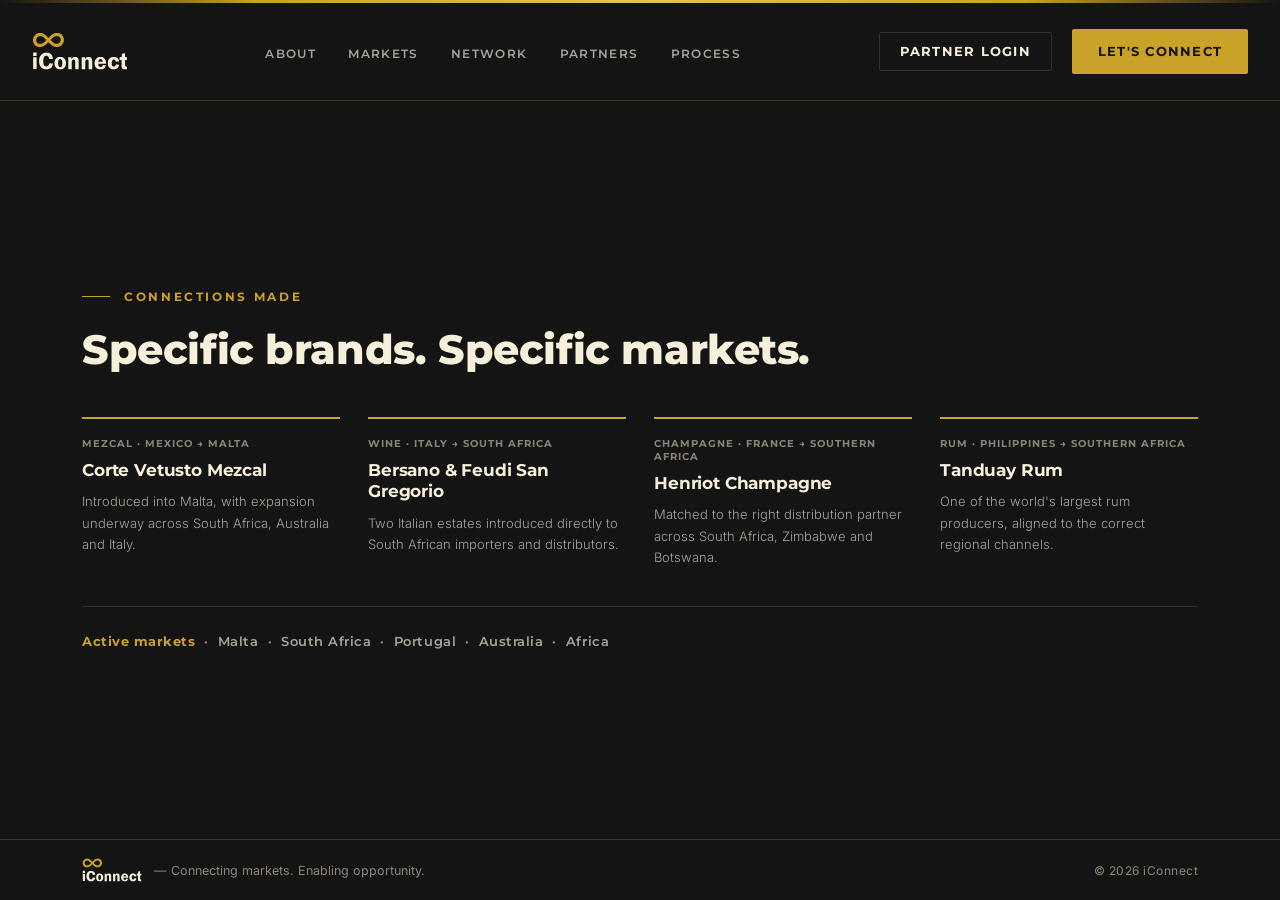
<file: work.html>
<!DOCTYPE html>
<html lang="en">
<head>
<meta charset="UTF-8">
<meta name="viewport" content="width=device-width, initial-scale=1.0">
<title>Case Studies — iConnect</title>
<meta name="description" content="Specific brands, specific markets. Corte Vetusto Mezcal, Bersano & Feudi San Gregorio, Henriot Champagne, Tanduay Rum.">
<link rel="icon" href="favicon.svg">
<link rel="preconnect" href="https://fonts.googleapis.com">
<link rel="preconnect" href="https://fonts.gstatic.com" crossorigin>
<link href="https://fonts.googleapis.com/css2?family=Inter:wght@300;400;500;600&family=Montserrat:wght@600;700;800;900&display=swap" rel="stylesheet">
<link rel="stylesheet" href="styles.css?v=57">
</head>
<body class="bg-black">
<svg style="position:absolute;width:0;height:0;overflow:hidden;" aria-hidden="true"><symbol id="icon-logo-lockup" viewBox="0 0 306.0 122.8"><path class="logo-icon-fill" d="M 22.5,3.3 C 22.4,3.5 22.3,3.5 21,3.5 C 19.7,3.5 19.5,3.6 19.4,3.8 C 19.3,4 19.1,4.1 18.8,4.1 C 18.6,4.1 18.4,4.1 18.3,4.3 C 18.2,4.5 18,4.6 17.5,4.6 C 17,4.6 16.8,4.6 16.7,4.8 C 16.6,5 16.5,5.1 16.2,5.1 C 16,5.1 15.8,5.2 15.7,5.4 C 15.6,5.5 15.4,5.6 15.2,5.6 C 14.9,5.6 14.7,5.8 14.4,6.2 C 14.1,6.5 13.8,6.7 13.6,6.7 C 13.4,6.7 13.1,6.9 12.8,7.2 C 12.5,7.5 12.2,7.8 12,7.8 C 11.6,7.8 7.2,12.1 7.2,12.5 C 7.2,12.7 7,13 6.7,13.3 C 6.3,13.6 6.2,13.9 6.2,14.1 C 6.2,14.3 6.1,14.5 5.9,14.6 C 5.7,14.7 5.6,14.9 5.6,15.2 C 5.6,15.4 5.5,15.6 5.4,15.7 C 5.2,15.8 5.1,16 5.1,16.2 C 5.1,16.5 5,16.6 4.8,16.7 C 4.7,16.8 4.6,17 4.6,17.3 C 4.6,17.5 4.5,17.7 4.3,17.8 C 4.1,17.9 4.1,18.1 4.1,18.6 C 4.1,19.1 4,19.3 3.8,19.4 C 3.6,19.5 3.5,19.7 3.5,21 C 3.5,22.3 3.5,22.4 3.3,22.5 C 3,22.7 3,22.8 3,25.5 C 3,28.1 3,28.2 3.3,28.4 C 3.5,28.5 3.5,28.6 3.5,30.2 C 3.5,31.8 3.6,31.9 3.8,32.1 C 4,32.2 4.1,32.3 4.1,32.8 C 4.1,33.4 4.1,33.5 4.3,33.6 C 4.5,33.7 4.6,33.9 4.6,34.4 C 4.6,34.9 4.6,35.1 4.8,35.2 C 5,35.3 5.1,35.5 5.1,35.8 C 5.1,36 5.2,36.2 5.4,36.3 C 5.5,36.4 5.6,36.6 5.6,36.8 C 5.6,37.1 5.7,37.2 5.9,37.3 C 6.1,37.4 6.2,37.6 6.2,37.8 C 6.2,38.1 6.3,38.3 6.7,38.7 C 7,38.9 7.2,39.2 7.2,39.4 C 7.2,39.8 11.1,43.7 11.5,43.7 C 11.7,43.7 12,43.9 12.2,44.2 C 12.6,44.6 12.8,44.7 13.1,44.7 C 13.3,44.7 13.5,44.8 13.6,45 C 13.7,45.2 13.8,45.3 14.1,45.3 C 14.3,45.3 14.5,45.4 14.6,45.5 C 14.7,45.7 14.9,45.8 15.1,45.8 C 15.4,45.8 15.6,45.9 15.9,46.3 C 16.4,46.8 16.4,46.8 17.3,46.8 C 18,46.8 18.2,46.9 18.3,47.1 C 18.4,47.3 18.6,47.4 19.4,47.4 C 20.2,47.4 20.3,47.4 20.4,47.6 C 20.6,47.9 20.7,47.9 22.3,47.9 C 23.9,47.9 24,47.9 24.1,48.2 C 24.2,48.4 24.4,48.4 24.9,48.4 C 25.4,48.4 25.6,48.4 25.7,48.2 C 25.8,47.9 26,47.9 27.3,47.9 C 28.6,47.9 28.8,47.9 28.9,47.6 C 29,47.4 29.2,47.4 30.2,47.4 C 31.3,47.4 31.4,47.3 31.5,47.1 C 31.6,46.9 31.8,46.8 32.6,46.8 C 33.4,46.8 33.5,46.8 33.6,46.6 C 33.7,46.4 33.9,46.3 34.2,46.3 C 34.4,46.3 34.6,46.2 34.7,46.1 C 34.8,45.9 35,45.8 35.2,45.8 C 35.5,45.8 35.7,45.7 35.8,45.5 C 35.8,45.4 36,45.3 36.3,45.3 C 36.5,45.3 36.7,45.2 36.8,45 C 36.9,44.8 37.1,44.7 37.3,44.7 C 37.6,44.7 37.8,44.6 38.1,44.2 C 38.5,43.7 38.7,43.7 39.2,43.7 C 39.7,43.7 39.8,43.6 40.5,42.9 C 41,42.4 41.4,42.1 41.6,42.1 C 41.7,42.1 42.2,41.7 42.9,41 C 43.5,40.4 44,40 44.2,40 C 44.4,40 45.7,38.8 48.2,36.3 C 50.6,33.8 51.9,32.6 52.1,32.6 C 52.3,32.6 53.1,33.3 54.5,34.7 C 56.1,36.3 56.7,36.8 57,36.8 C 57.3,36.9 57.4,36.9 57.4,37.3 C 57.5,37.7 57.5,37.8 57.9,37.8 C 58.1,37.9 58.7,38.3 60.1,39.7 C 61.3,41 62,41.6 62.2,41.6 C 62.4,41.6 62.7,41.9 63.2,42.4 C 63.8,42.9 64.1,43.1 64.3,43.1 C 64.5,43.1 64.7,43.3 64.8,43.4 C 64.9,43.6 65.1,43.7 65.3,43.7 C 65.6,43.7 65.8,43.8 66.1,44.2 C 66.5,44.6 66.7,44.7 66.9,44.7 C 67.2,44.7 67.4,44.8 67.5,45 C 67.5,45.2 67.7,45.3 68,45.3 C 68.2,45.3 68.4,45.4 68.5,45.5 C 68.6,45.7 68.8,45.8 69,45.8 C 69.3,45.8 69.5,45.9 69.6,46.1 C 69.7,46.2 69.8,46.3 70.1,46.3 C 70.3,46.3 70.5,46.4 70.6,46.6 C 70.7,46.8 70.9,46.8 71.7,46.8 C 72.5,46.8 72.6,46.9 72.7,47.1 C 72.9,47.3 73,47.4 73.8,47.4 C 74.6,47.4 74.7,47.4 74.8,47.6 C 75,47.9 75.1,47.9 78.8,47.9 C 82.5,47.9 82.6,47.9 82.8,47.6 C 82.9,47.4 83,47.4 83.8,47.4 C 84.6,47.4 84.8,47.3 84.9,47.1 C 85,46.9 85.2,46.8 85.9,46.8 C 86.7,46.8 86.9,46.8 87,46.6 C 87.1,46.4 87.3,46.3 87.5,46.3 C 87.8,46.3 88,46.2 88.1,46.1 C 88.1,45.9 88.3,45.8 88.6,45.8 C 88.8,45.8 89,45.7 89.1,45.5 C 89.2,45.4 89.4,45.3 89.6,45.3 C 89.9,45.3 90.1,45.2 90.2,45 C 90.3,44.8 90.4,44.7 90.7,44.7 C 90.9,44.7 91.2,44.6 91.5,44.2 C 91.8,43.9 92.1,43.7 92.3,43.7 C 92.7,43.7 97.6,38.8 97.6,38.4 C 97.6,38.2 97.8,37.9 98.1,37.6 C 98.5,37.3 98.6,37 98.6,36.8 C 98.6,36.6 98.7,36.4 98.9,36.3 C 99.1,36.2 99.1,36 99.1,35.8 C 99.1,35.5 99.2,35.3 99.4,35.2 C 99.6,35.1 99.7,34.9 99.7,34.7 C 99.7,34.4 99.8,34.3 99.9,34.2 C 100.2,34.1 100.2,33.9 100.2,33.4 C 100.2,32.9 100.3,32.7 100.5,32.6 C 100.7,32.5 100.7,32.3 100.7,31.5 C 100.7,30.7 100.8,30.6 101,30.5 C 101.2,30.4 101.3,30.2 101.3,29.7 C 101.3,29.2 101.3,29 101.5,28.9 C 101.8,28.8 101.8,28.6 101.8,25.5 C 101.8,22.3 101.8,22.2 101.5,22 C 101.3,21.9 101.3,21.7 101.3,20.7 C 101.3,19.7 101.2,19.5 101,19.4 C 100.8,19.3 100.7,19.1 100.7,18.8 C 100.7,18.6 100.6,18.4 100.5,18.3 C 100.2,18.2 100.2,18 100.2,17.3 C 100.2,16.5 100.2,16.3 99.9,16.2 C 99.8,16.1 99.7,15.9 99.7,15.7 C 99.7,15.4 99.6,15.2 99.4,15.2 C 99.2,15.1 99.1,14.9 99.1,14.6 C 99.1,14.4 99.1,14.2 98.9,14.1 C 98.7,14 98.6,13.8 98.6,13.6 C 98.6,13.3 98.5,13.1 98.4,13 C 98.2,13 98.1,12.8 98.1,12.6 C 98.1,12.3 97.9,12 97.3,11.5 C 96.8,11 96.5,10.6 96.5,10.4 C 96.5,10 94.8,8.3 94.4,8.3 C 94.2,8.3 93.8,8 93.3,7.5 C 92.8,7 92.5,6.7 92.3,6.7 C 92.1,6.7 91.8,6.5 91.5,6.2 C 91.2,5.8 90.9,5.6 90.7,5.6 C 90.4,5.6 90.3,5.5 90.2,5.4 C 90.1,5.2 89.9,5.1 89.4,5.1 C 88.9,5.1 88.7,5.1 88.6,4.8 C 88.5,4.7 88.3,4.6 88.1,4.6 C 87.8,4.6 87.6,4.5 87.5,4.3 C 87.4,4.1 87.2,4.1 87,4.1 C 86.7,4.1 86.6,4 86.5,3.8 C 86.3,3.6 86.2,3.5 84.6,3.5 C 83,3.5 82.9,3.5 82.8,3.3 C 82.6,3 82.5,3 79.6,3 C 76.7,3 76.6,3 76.4,3.3 C 76.3,3.5 76.2,3.5 74.8,3.5 C 73.5,3.5 73.4,3.6 73.3,3.8 C 73.2,4 73,4.1 72.7,4.1 C 72.5,4.1 72.3,4.1 72.2,4.3 C 72.1,4.5 71.9,4.6 71.4,4.6 C 70.9,4.6 70.7,4.6 70.6,4.8 C 70.5,5.1 70.3,5.1 69.8,5.1 C 69.3,5.1 69.1,5.2 69,5.4 C 68.9,5.5 68.8,5.6 68.5,5.6 C 68.3,5.6 68,5.8 67.7,6.2 C 67.3,6.6 67.2,6.7 66.7,6.7 C 66.1,6.7 66,6.8 65.6,7.2 C 65.3,7.6 65,7.8 64.8,7.8 C 64.6,7.8 64.3,7.9 64,8.3 C 63.7,8.6 63.4,8.8 63.3,8.8 C 63,8.8 62.6,9.1 61.9,9.9 C 61.3,10.5 60.8,10.9 60.6,10.9 C 60.4,10.9 59.4,11.9 57.4,13.8 C 55.2,16 54.5,16.7 54.2,16.8 C 53.9,16.8 53.8,16.9 53.7,17.2 C 53.7,17.4 53.5,17.8 53.1,18.2 L 52.4,18.9 L 48.7,15.2 C 46.2,12.6 44.9,11.5 44.7,11.5 C 44.5,11.5 44,11 43.1,10.1 C 42.2,9.2 41.8,8.8 41.5,8.8 C 41.3,8.8 41.1,8.7 41,8.5 C 41,8.4 40.8,8.3 40.6,8.3 C 40.3,8.3 40,8.1 39.5,7.5 C 38.9,6.9 38.6,6.7 38.3,6.7 C 38.1,6.7 37.9,6.6 37.9,6.4 C 37.8,6.3 37.6,6.2 37.3,6.2 C 37.1,6.2 36.9,6.1 36.8,5.9 C 36.7,5.7 36.5,5.6 36.3,5.6 C 36,5.6 35.8,5.5 35.8,5.4 C 35.7,5.2 35.5,5.1 35.2,5.1 C 35,5.1 34.8,5 34.7,4.8 C 34.6,4.6 34.4,4.6 33.9,4.6 C 33.4,4.6 33.2,4.5 33.1,4.3 C 33,4.1 32.8,4.1 32.6,4.1 C 32.3,4.1 32.1,4 32.1,3.8 C 31.9,3.6 31.8,3.5 30.2,3.5 C 28.6,3.5 28.5,3.5 28.4,3.3 C 28.2,3 28.1,3 25.5,3 C 22.8,3 22.7,3 22.5,3.3 M 28.4,13.3 C 28.5,13.5 28.6,13.6 29.7,13.6 C 30.7,13.6 30.9,13.6 31,13.8 C 31.1,14 31.3,14.1 31.5,14.1 C 31.8,14.1 32,14.2 32.1,14.4 C 32.1,14.5 32.3,14.6 32.6,14.6 C 32.8,14.6 33,14.7 33.1,14.9 C 33.2,15 33.4,15.2 33.6,15.2 C 33.9,15.2 34.1,15.3 34.4,15.7 C 34.7,16 35,16.2 35.2,16.2 C 35.4,16.2 35.7,16.4 36,16.7 C 36.3,17.1 36.6,17.3 36.8,17.3 C 37,17.3 38,18.1 40.2,20.4 C 42.3,22.5 43.5,23.6 43.7,23.6 C 43.8,23.6 44.2,23.9 44.6,24.3 C 45.2,24.8 45.3,25 45.3,25.5 C 45.3,26 45.2,26.1 42,29.3 C 39.6,31.6 38.6,32.6 38.4,32.6 C 38.2,32.6 37.9,32.8 37.6,33.1 C 37.3,33.4 37,33.6 36.8,33.6 C 36.6,33.6 36.3,33.9 35.8,34.4 C 35.2,35 34.9,35.2 34.6,35.2 C 34.4,35.2 34.2,35.3 34.2,35.5 C 34.1,35.7 33.9,35.8 33.6,35.8 C 33.4,35.8 33.2,35.8 33.1,36 C 33,36.2 32.8,36.3 32.6,36.3 C 32.3,36.3 32.1,36.4 32.1,36.5 C 32,36.8 31.8,36.8 31.3,36.8 C 30.7,36.8 30.6,36.9 30.5,37.1 C 30.4,37.2 30.2,37.3 29.9,37.3 C 29.7,37.3 29.5,37.4 29.4,37.6 C 29.3,37.9 29.1,37.9 25.5,37.9 C 21.8,37.9 21.6,37.9 21.5,37.6 C 21.4,37.4 21.2,37.3 21,37.3 C 20.7,37.3 20.5,37.2 20.4,37.1 C 20.3,36.9 20.2,36.8 19.9,36.8 C 19.7,36.8 19.5,36.7 19.4,36.5 C 19.3,36.4 19.1,36.3 18.9,36.3 C 18.4,36.3 15.2,33 15.2,32.5 C 15.2,32.3 15,32.1 14.9,32.1 C 14.7,32 14.6,31.8 14.6,31.5 C 14.6,31.3 14.5,31.1 14.4,31 C 14.1,30.9 14.1,30.7 14.1,29.9 C 14.1,29.2 14.1,29 13.8,28.9 C 13.6,28.8 13.6,28.6 13.6,25.7 C 13.6,22.8 13.6,22.7 13.8,22.5 C 14.1,22.4 14.1,22.3 14.1,21.5 C 14.1,20.7 14.1,20.6 14.4,20.4 C 14.5,20.3 14.6,20.2 14.6,19.9 C 14.6,19.7 14.8,19.4 15.2,19.1 C 15.5,18.8 15.7,18.5 15.7,18.3 C 15.7,17.9 18.5,15.2 18.9,15.2 C 19.1,15.2 19.4,14.9 19.6,14.6 C 20.1,14.1 20.2,14.1 20.7,14.1 C 21.2,14.1 21.4,14 21.5,13.8 C 21.6,13.6 21.8,13.6 22.5,13.6 C 23.3,13.6 23.5,13.5 23.6,13.3 C 23.7,13.1 23.9,13 26,13 C 28.1,13 28.2,13.1 28.4,13.3 M 81.7,13.3 C 81.8,13.5 82,13.6 82.8,13.6 C 83.6,13.6 83.7,13.6 83.8,13.8 C 83.9,14 84.1,14.1 84.4,14.1 C 84.6,14.1 84.8,14.2 84.9,14.4 C 85,14.5 85.2,14.6 85.4,14.6 C 85.7,14.6 85.8,14.7 85.9,14.9 C 86,15 86.2,15.2 86.4,15.2 C 86.9,15.2 88.6,16.9 88.6,17.3 C 88.6,17.5 88.8,17.8 89.1,18.1 C 89.5,18.4 89.6,18.6 89.6,18.9 C 89.6,19.1 89.7,19.3 89.9,19.4 C 90.1,19.5 90.2,19.7 90.2,20.2 C 90.2,20.7 90.2,20.9 90.4,21 C 90.6,21.1 90.7,21.2 90.7,21.8 C 90.7,22.3 90.7,22.4 91,22.5 C 91.2,22.7 91.2,22.8 91.2,25.5 C 91.2,28.1 91.2,28.2 91,28.4 C 90.8,28.5 90.7,28.6 90.7,28.9 C 90.7,29.1 90.6,29.3 90.4,29.4 C 90.2,29.5 90.2,29.7 90.2,30.5 C 90.2,31.3 90.1,31.4 89.9,31.5 C 89.7,31.6 89.6,31.8 89.6,32 C 89.6,32.4 86.4,35.8 85.9,35.8 C 85.7,35.8 85.4,36 85.1,36.3 C 84.7,36.8 84.6,36.8 84.1,36.8 C 83.6,36.8 83.4,36.9 83.3,37.1 C 83.2,37.2 83,37.3 82.8,37.3 C 82.5,37.3 82.3,37.4 82.2,37.6 C 82.1,37.9 82,37.9 78.5,37.9 C 75.1,37.9 75,37.9 74.8,37.6 C 74.8,37.4 74.6,37.3 74.3,37.3 C 74.1,37.3 73.9,37.2 73.8,37.1 C 73.7,36.9 73.5,36.8 73,36.8 C 72.5,36.8 72.3,36.8 72.2,36.5 C 72.1,36.4 71.9,36.3 71.7,36.3 C 71.5,36.3 71.2,36.1 70.9,35.8 C 70.6,35.4 70.3,35.2 70.1,35.2 C 69.8,35.2 69.7,35.1 69.6,35 C 69.5,34.8 69.3,34.7 69.1,34.7 C 68.8,34.7 68.5,34.4 67.7,33.6 C 67.1,33 66.6,32.6 66.4,32.6 C 66.2,32.6 65,31.4 62.6,29 L 59,25.5 L 62.3,22.2 C 64.5,19.9 65.7,18.8 65.9,18.8 C 66.1,18.8 66.5,18.5 67.2,17.8 C 67.9,17 68.3,16.7 68.6,16.7 C 68.8,16.7 69,16.6 69,16.5 C 69.1,16.3 69.3,16.2 69.5,16.2 C 69.8,16.2 70,16 70.4,15.7 C 70.7,15.3 70.9,15.2 71.2,15.2 C 71.4,15.2 71.6,15 71.7,14.9 C 71.8,14.7 72,14.6 72.2,14.6 C 72.5,14.6 72.6,14.5 72.7,14.4 C 72.8,14.1 73,14.1 73.5,14.1 C 74,14.1 74.2,14 74.3,13.8 C 74.4,13.6 74.6,13.6 75.4,13.6 C 76.2,13.6 76.3,13.5 76.4,13.3 C 76.6,13.1 76.7,13 79.1,13 C 81.4,13 81.6,13.1 81.7,13.3"/><path d="M 3.6,65.5 C 3.6,65.6 3.5,68.1 3.6,71 L 3.6,76.4 L 9.1,76.4 L 14.6,76.4 L 14.6,70.9 L 14.6,65.4 L 9.1,65.4 C 4.8,65.3 3.6,65.4 3.6,65.5 M 41.6,66.1 C 41.4,66.4 41.3,66.4 40.2,66.4 C 39.2,66.4 39,66.4 38.9,66.7 C 38.8,66.9 38.6,66.9 38.1,66.9 C 37.6,66.9 37.4,67 37.3,67.2 C 37.2,67.4 37.1,67.5 36.8,67.5 C 36.6,67.5 36.4,67.5 36.3,67.7 C 36.2,67.9 36,68 35.8,68 C 35.5,68 35.3,68.1 35.2,68.2 C 35.1,68.4 34.9,68.5 34.7,68.5 C 34.4,68.5 34.3,68.6 34.2,68.8 C 34.1,68.9 33.9,69 33.7,69 C 33.4,69 33.1,69.3 32.6,69.8 C 32.1,70.3 31.7,70.6 31.5,70.6 C 31.2,70.6 28.4,73.4 28.4,73.8 C 28.4,74 28,74.4 27.6,74.8 C 27,75.4 26.8,75.7 26.8,76 C 26.8,76.2 26.7,76.4 26.5,76.4 C 26.3,76.5 26.2,76.7 26.2,77 C 26.2,77.2 26.2,77.4 26,77.5 C 25.8,77.6 25.7,77.8 25.7,78 C 25.7,78.3 25.6,78.5 25.5,78.5 C 25.3,78.6 25.2,78.8 25.2,79.1 C 25.2,79.3 25.1,79.5 24.9,79.6 C 24.8,79.7 24.7,79.9 24.7,80.1 C 24.7,80.4 24.6,80.6 24.4,80.7 C 24.2,80.8 24.1,80.9 24.1,81.5 C 24.1,82 24.1,82.1 23.9,82.2 C 23.6,82.4 23.6,82.5 23.6,83.3 C 23.6,84.1 23.6,84.2 23.3,84.4 C 23.1,84.5 23.1,84.6 23.1,85.7 C 23.1,86.7 23,86.9 22.8,87 C 22.6,87.1 22.5,87.3 22.5,92.5 C 22.5,97.8 22.6,98 22.8,98.1 C 23,98.2 23.1,98.4 23.1,99.7 C 23.1,101 23.1,101.1 23.3,101.3 C 23.6,101.4 23.6,101.5 23.6,102.3 C 23.6,103.1 23.6,103.3 23.9,103.4 C 24.1,103.5 24.1,103.7 24.1,104.2 C 24.1,104.7 24.2,104.9 24.4,105 C 24.6,105.1 24.7,105.2 24.7,105.5 C 24.7,105.7 24.8,105.9 24.9,106 C 25.1,106.1 25.2,106.3 25.2,106.5 C 25.2,106.8 25.3,107 25.5,107.1 C 25.6,107.2 25.7,107.3 25.7,107.6 C 25.7,107.9 25.8,108 26,108.1 C 26.1,108.2 26.2,108.4 26.2,108.6 C 26.2,108.9 26.4,109.1 26.8,109.4 C 27.1,109.7 27.3,110 27.3,110.2 C 27.3,110.4 27.6,110.8 28.1,111.3 C 28.6,111.8 28.9,112.2 28.9,112.4 C 28.9,112.7 29.6,113.4 29.9,113.4 C 30.1,113.4 30.6,113.8 31.3,114.5 C 32,115.2 32.4,115.5 32.6,115.5 C 32.8,115.5 33.1,115.7 33.4,116.1 C 33.7,116.4 33.9,116.6 34.2,116.6 C 34.4,116.6 34.6,116.7 34.7,116.8 C 34.8,117 35,117.1 35.2,117.1 C 35.5,117.1 35.7,117.2 35.8,117.4 C 35.8,117.5 36,117.6 36.3,117.6 C 36.5,117.6 36.7,117.7 36.8,117.9 C 36.9,118.1 37.1,118.2 37.6,118.2 C 38.1,118.2 38.3,118.2 38.4,118.4 C 38.5,118.7 38.7,118.7 39.5,118.7 C 40.2,118.7 40.4,118.7 40.5,119 C 40.6,119.2 40.8,119.2 45.5,119.2 C 50.3,119.2 50.4,119.2 50.5,119 C 50.7,118.7 50.8,118.7 51.6,118.7 C 52.4,118.7 52.5,118.7 52.7,118.4 C 52.8,118.2 52.9,118.2 53.5,118.2 C 54,118.2 54.1,118.1 54.2,117.9 C 54.3,117.7 54.5,117.6 54.8,117.6 C 55,117.6 55.2,117.5 55.3,117.4 C 55.4,117.2 55.6,117.1 56.1,117.1 C 56.6,117.1 56.7,117.1 57.1,116.6 C 57.5,116.2 57.7,116.1 57.9,116.1 C 58.2,116.1 58.4,115.9 58.7,115.5 C 59,115.2 59.3,115 59.5,115 C 59.9,115 62.2,112.7 62.2,112.3 C 62.2,112.2 62.5,111.8 63,111.3 C 63.5,110.8 63.8,110.4 63.8,110.2 C 63.8,110 63.9,109.8 64,109.7 C 64.2,109.6 64.3,109.4 64.3,109.2 C 64.3,108.9 64.4,108.7 64.5,108.7 C 64.7,108.6 64.8,108.4 64.8,108.1 C 64.8,107.9 64.9,107.7 65.1,107.6 C 65.3,107.5 65.3,107.3 65.3,106.8 C 65.3,106.3 65.4,106.1 65.6,106 C 65.8,105.9 65.9,105.7 65.9,105.2 C 65.9,104.7 65.9,104.5 66.1,104.4 C 66.4,104.3 66.4,104.2 66.4,103.1 C 66.4,102.1 66.4,101.9 66.7,101.8 C 66.9,101.7 66.9,101.5 66.9,101.2 C 66.9,100.8 66.8,100.8 66.2,100.8 C 65.6,100.7 65.4,100.7 65.3,100.5 C 65.2,100.2 65,100.2 60.8,100.2 C 56.6,100.2 56.5,100.2 56.4,99.9 C 56.2,99.7 56.1,99.7 55.8,99.7 C 55.4,99.7 55.4,99.8 55.3,100.2 C 55.3,100.4 55.2,100.7 55,100.7 C 54.8,100.8 54.8,101 54.8,101.5 C 54.8,102 54.7,102.2 54.5,102.3 C 54.3,102.4 54.2,102.6 54.2,103.1 C 54.2,103.6 54.2,103.8 54,103.9 C 53.8,104 53.7,104.2 53.7,104.4 C 53.7,104.7 53.6,104.9 53.5,105 C 53.3,105 53.2,105.2 53.2,105.4 C 53.2,105.9 50.4,108.7 50,108.7 C 49.8,108.7 49.6,108.8 49.5,108.9 C 49.4,109.1 49.2,109.2 48.7,109.2 C 48.2,109.2 48,109.2 47.9,109.4 C 47.8,109.7 47.6,109.7 45.8,109.7 C 44,109.7 43.8,109.7 43.7,109.4 C 43.6,109.2 43.4,109.2 42.9,109.2 C 42.4,109.2 42.2,109.1 42.1,108.9 C 42,108.7 41.8,108.7 41.6,108.7 C 41.3,108.7 41.1,108.6 41,108.4 C 41,108.2 40.8,108.1 40.6,108.1 C 40.1,108.1 38.9,106.9 38.9,106.5 C 38.9,106.3 38.7,106 38.4,105.8 C 38,105.4 37.9,105.2 37.9,104.9 C 37.9,104.7 37.8,104.5 37.6,104.4 C 37.4,104.3 37.3,104.2 37.3,103.6 C 37.3,103.1 37.3,103 37.1,102.8 C 36.8,102.7 36.8,102.6 36.8,101.8 C 36.8,101 36.8,100.9 36.5,100.7 C 36.3,100.6 36.3,100.5 36.3,98.9 C 36.3,97.3 36.3,97.2 36,97 C 35.8,96.9 35.8,96.8 35.8,93.1 C 35.8,89.4 35.8,89.2 36,89.1 C 36.3,89 36.3,88.8 36.3,87 C 36.3,85.2 36.3,85 36.5,84.9 C 36.8,84.8 36.8,84.6 36.8,83.8 C 36.8,83 36.8,82.9 37.1,82.8 C 37.2,82.7 37.3,82.5 37.3,82.2 C 37.3,82 37.4,81.8 37.6,81.7 C 37.8,81.6 37.9,81.4 37.9,80.9 C 37.9,80.4 37.9,80.3 38.4,79.9 C 38.7,79.6 38.9,79.3 38.9,79.1 C 38.9,78.7 40.7,77 41.1,77 C 41.3,77 41.5,76.9 41.6,76.7 C 41.7,76.5 41.8,76.4 42.1,76.4 C 42.3,76.4 42.5,76.3 42.6,76.2 C 42.8,75.9 42.9,75.9 45.8,75.9 C 48.7,75.9 48.8,75.9 49,76.2 C 49,76.3 49.2,76.4 49.4,76.4 C 49.9,76.4 52.7,79.2 52.7,79.7 C 52.7,79.9 52.8,80.1 52.9,80.1 C 53.1,80.2 53.2,80.4 53.2,80.9 C 53.2,81.4 53.2,81.6 53.5,81.7 C 53.7,81.8 53.7,82 53.7,82.8 C 53.7,83.6 53.8,83.7 54,83.8 C 54.2,83.9 54.2,84.1 54.3,85.2 L 54.3,86.4 L 58.2,86.4 C 61.9,86.5 62,86.5 62.2,86.2 C 62.3,86 62.5,85.9 64.6,85.9 L 66.9,85.9 L 66.9,85.2 C 66.9,84.6 66.9,84.5 66.7,84.4 C 66.4,84.2 66.4,84.1 66.4,83 C 66.4,82 66.4,81.8 66.1,81.7 C 65.9,81.6 65.9,81.4 65.9,80.7 C 65.9,79.9 65.8,79.7 65.6,79.6 C 65.4,79.5 65.3,79.3 65.3,78.8 C 65.3,78.3 65.3,78.1 65.1,78 C 64.9,77.9 64.8,77.7 64.8,77.5 C 64.8,77.2 64.7,77.1 64.5,77 C 64.4,76.9 64.3,76.7 64.3,76.4 C 64.3,76.2 64.2,76 64,75.9 C 63.8,75.8 63.8,75.6 63.8,75.4 C 63.8,75.1 63.7,74.9 63.5,74.8 C 63.3,74.8 63.2,74.6 63.2,74.4 C 63.2,74.1 63,73.8 62.4,73.3 C 61.9,72.8 61.6,72.4 61.6,72.2 C 61.6,71.8 59.9,70.1 59.5,70.1 C 59.3,70.1 59,69.9 58.7,69.6 C 58.4,69.2 58.2,69 57.9,69 C 57.7,69 57.5,68.9 57.1,68.5 C 56.8,68.1 56.6,68 56.3,68 C 56.1,68 55.9,67.9 55.8,67.7 C 55.7,67.5 55.6,67.5 55,67.5 C 54.5,67.5 54.3,67.4 54.2,67.2 C 54.1,67 54,66.9 53.5,66.9 C 52.9,66.9 52.8,66.9 52.7,66.7 C 52.5,66.4 52.4,66.4 51.1,66.4 C 49.8,66.4 49.6,66.4 49.5,66.1 C 49.4,65.9 49.2,65.9 45.5,65.9 C 41.8,65.9 41.7,65.9 41.6,66.1 M 294.6,68.2 C 294.5,68.5 294.4,68.5 291.4,68.5 C 288.6,68.5 288.4,68.5 288.3,68.8 C 288.2,68.9 288,69 287.8,69 C 287.6,69 287.3,69.2 287.1,69.4 L 286.7,69.8 L 286.7,73.1 C 286.7,76.1 286.7,76.3 286.4,76.4 C 286.2,76.6 286.2,76.7 286.1,78.3 L 286.1,80.1 L 282.7,80.1 L 279.4,80.2 L 279.4,84.6 L 279.4,89 L 282.5,89.1 L 285.6,89.2 L 285.6,100.4 C 285.6,111.5 285.6,111.7 285.9,111.8 C 286.1,111.9 286.2,112.1 286.2,112.6 C 286.2,113.1 286.2,113.3 286.4,113.4 C 286.6,113.5 286.7,113.7 286.7,114.2 C 286.7,114.7 286.7,114.9 287.2,115.3 C 287.5,115.6 287.7,115.8 287.7,116 C 287.7,116.4 288.4,117.1 288.8,117.1 C 289,117.1 289.3,117.3 289.6,117.6 C 290,118.1 290.1,118.2 290.7,118.2 C 291.2,118.2 291.3,118.2 291.4,118.4 C 291.5,118.6 291.7,118.7 292.2,118.7 C 292.8,118.7 292.9,118.7 293,119 C 293.2,119.2 293.3,119.2 295.1,119.2 C 297,119.2 297.1,119.2 297.3,119.5 C 297.5,119.9 298.6,119.9 298.8,119.5 C 299,119.2 299.1,119.2 301,119.2 L 303,119.2 L 303,115 L 303,110.8 L 301.8,110.8 C 300.7,110.8 300.5,110.7 300.4,110.5 C 300.3,110.3 300.1,110.2 299.4,110.2 C 298.6,110.2 298.6,110.2 297.9,109.6 C 297.5,109.1 297.3,108.8 297.3,108.6 C 297.3,108.4 297.1,108.2 297,108.1 C 296.7,108 296.7,107.9 296.8,98.6 L 296.8,89.2 L 299.9,89.1 L 303,89 L 303,84.6 L 303,80.2 L 299.9,80.1 L 296.8,80.1 L 296.7,74.1 L 296.7,68 L 295.7,68 C 294.9,68 294.7,68 294.6,68.2 M 84.9,79.9 C 84.8,80.1 84.6,80.1 84.1,80.1 C 83.6,80.1 83.4,80.2 83.3,80.4 C 83.2,80.6 83,80.7 82.5,80.7 C 82,80.7 81.8,80.7 81.7,80.9 C 81.6,81.1 81.4,81.2 81.2,81.2 C 81,81.2 80.7,81.3 80.4,81.7 C 80.1,82 79.8,82.2 79.6,82.2 C 79.2,82.2 74.8,86.6 74.8,87.1 C 74.8,87.2 74.7,87.4 74.6,87.5 C 74.4,87.6 74.3,87.8 74.3,88 C 74.3,88.3 74.2,88.5 73.8,88.8 C 73.3,89.3 73.3,89.4 73.3,89.9 C 73.3,90.4 73.2,90.6 73,90.7 C 72.8,90.8 72.7,91 72.7,91.5 C 72.7,92 72.7,92.2 72.5,92.3 C 72.2,92.4 72.2,92.6 72.2,93.3 C 72.2,94.1 72.2,94.3 71.9,94.4 C 71.7,94.5 71.7,94.7 71.7,99.1 C 71.7,103.6 71.7,103.8 71.9,103.9 C 72.2,104 72.2,104.2 72.2,105.2 C 72.2,106.3 72.2,106.4 72.5,106.5 C 72.7,106.6 72.7,106.8 72.7,107.3 C 72.7,107.9 72.8,108 73,108.1 C 73.2,108.2 73.3,108.4 73.3,108.7 C 73.3,108.9 73.4,109.1 73.5,109.2 C 73.7,109.3 73.8,109.5 73.8,109.7 C 73.8,110 73.9,110.1 74.1,110.2 C 74.2,110.3 74.3,110.5 74.3,110.8 C 74.3,111 74.4,111.2 74.6,111.3 C 74.7,111.4 74.8,111.6 74.8,111.8 C 74.8,112.2 79.7,117.1 80.2,117.1 C 80.4,117.1 80.6,117.2 80.7,117.4 C 80.8,117.5 80.9,117.6 81.2,117.6 C 81.4,117.6 81.6,117.7 81.7,117.9 C 81.8,118.1 82,118.2 82.5,118.2 C 83,118.2 83.2,118.2 83.3,118.4 C 83.4,118.6 83.6,118.7 84.1,118.7 C 84.6,118.7 84.8,118.7 84.9,119 C 85,119.2 85.2,119.2 89.6,119.2 C 94.1,119.2 94.3,119.2 94.4,119 C 94.5,118.7 94.7,118.7 95.2,118.7 C 95.7,118.7 95.9,118.6 96,118.4 C 96.1,118.2 96.3,118.2 96.8,118.2 C 97.3,118.2 97.5,118.1 97.6,117.9 C 97.7,117.7 97.8,117.6 98.1,117.6 C 98.3,117.6 98.5,117.5 98.6,117.4 C 98.7,117.2 98.9,117.1 99.1,117.1 C 99.4,117.1 99.6,117 99.9,116.6 C 100.2,116.3 100.5,116.1 100.7,116.1 C 101.1,116.1 103.9,113.3 103.9,112.9 C 103.9,112.7 104.2,112.3 104.7,111.8 C 105.3,111.3 105.5,111 105.5,110.7 C 105.5,110.5 105.6,110.3 105.8,110.2 C 105.9,110.1 106,110 106,109.7 C 106,109.5 106.1,109.3 106.3,109.2 C 106.5,109.1 106.5,108.9 106.5,108.7 C 106.5,108.4 106.6,108.2 106.8,108.1 C 107,108 107.1,107.9 107.1,107.3 C 107.1,106.8 107.1,106.6 107.3,106.5 C 107.6,106.4 107.6,106.3 107.6,105.5 C 107.6,104.7 107.6,104.5 107.9,104.4 C 108.1,104.3 108.1,104.2 108.1,99.7 C 108.1,95.2 108.1,95.1 107.9,94.9 C 107.6,94.8 107.6,94.6 107.6,93.9 C 107.6,93.1 107.6,92.9 107.3,92.8 C 107.1,92.7 107.1,92.5 107.1,92 C 107.1,91.5 107,91.3 106.8,91.2 C 106.6,91.1 106.5,90.9 106.5,90.4 C 106.5,89.9 106.5,89.7 106.3,89.6 C 106.1,89.5 106,89.4 106,89.1 C 106,88.9 105.9,88.7 105.8,88.6 C 105.6,88.5 105.5,88.3 105.5,88.1 C 105.5,87.8 105.3,87.6 105,87.3 C 104.6,87 104.4,86.7 104.4,86.5 C 104.4,86.1 101.1,82.8 100.7,82.8 C 100.5,82.8 100.2,82.6 99.9,82.2 C 99.6,81.9 99.4,81.7 99.1,81.7 C 98.9,81.7 98.7,81.6 98.6,81.5 C 98.5,81.3 98.3,81.2 98.1,81.2 C 97.8,81.2 97.7,81.1 97.6,80.9 C 97.5,80.7 97.3,80.7 96.8,80.7 C 96.3,80.7 96.1,80.6 96,80.4 C 95.9,80.2 95.7,80.1 95.2,80.1 C 94.7,80.1 94.5,80.1 94.4,79.9 C 94.3,79.6 94.1,79.6 89.6,79.6 C 85.2,79.6 85,79.6 84.9,79.9 M 90.7,86.7 C 90.8,86.9 91,87 91.5,87 C 92,87 92.2,87.1 92.3,87.3 C 92.4,87.4 92.6,87.5 92.8,87.5 C 93.2,87.5 94.9,89.2 94.9,89.7 C 94.9,89.9 95,90.1 95.2,90.2 C 95.4,90.3 95.4,90.4 95.4,91 C 95.4,91.5 95.5,91.6 95.7,91.8 C 96,91.9 96,92 96,93.3 C 96,94.6 96,94.8 96.2,94.9 C 96.5,95.1 96.5,95.2 96.5,99.7 C 96.5,104.2 96.5,104.3 96.2,104.4 C 96,104.5 96,104.7 96,105.8 C 96,106.8 96,107 95.7,107.1 C 95.5,107.2 95.4,107.3 95.4,107.8 C 95.4,108.4 95.4,108.5 94.9,108.9 C 94.6,109.2 94.4,109.5 94.4,109.7 C 94.4,110.1 93.2,111.3 92.8,111.3 C 92.6,111.3 92.4,111.4 92.3,111.6 C 92.2,111.8 92,111.8 91.5,111.8 C 91,111.8 90.8,111.9 90.7,112.1 C 90.6,112.3 90.4,112.4 89.6,112.4 C 88.9,112.4 88.7,112.3 88.6,112.1 C 88.5,111.9 88.3,111.8 87.8,111.8 C 87.3,111.8 87.2,111.8 86.1,110.6 C 85.2,109.8 84.9,109.4 84.9,109.1 C 84.9,108.9 84.8,108.7 84.6,108.7 C 84.4,108.6 84.4,108.4 84.4,107.9 C 84.4,107.3 84.3,107.2 84.1,107.1 C 83.9,106.9 83.8,106.8 83.8,105.5 C 83.8,104.2 83.8,104 83.6,103.9 C 83.3,103.8 83.3,103.6 83.3,99.1 C 83.3,94.7 83.3,94.5 83.6,94.4 C 83.8,94.3 83.8,94.1 83.8,93.1 C 83.8,92 83.9,91.9 84.1,91.8 C 84.3,91.6 84.4,91.5 84.4,91 C 84.4,90.4 84.4,90.3 84.6,90.2 C 84.8,90.1 84.9,89.9 84.9,89.7 C 84.9,89.5 85.2,89 86.1,88.2 L 87.2,87 L 88.1,87 C 88.8,87 89,87 89.1,86.7 C 89.2,86.5 89.4,86.5 89.9,86.5 C 90.4,86.5 90.6,86.5 90.7,86.7 M 133.5,79.9 C 133.4,80.1 133.2,80.1 132.7,80.1 C 132.2,80.1 132,80.2 131.9,80.4 C 131.8,80.6 131.6,80.7 131.4,80.7 C 131.1,80.7 130.9,80.8 130.8,80.9 C 130.8,81.1 130.6,81.2 130.4,81.2 C 129.9,81.2 128.2,82.9 128.2,83.3 C 128.2,83.5 127.9,83.9 127.4,84.3 C 126.9,84.9 126.6,85.2 126.6,85.5 C 126.6,85.8 126.5,85.9 126.1,85.9 L 125.6,85.9 L 125.6,83 L 125.5,80.2 L 120.5,80.2 L 115.6,80.2 L 115.6,99.4 L 115.6,118.6 L 121.1,118.6 L 126.6,118.6 L 126.6,106.1 C 126.6,93.6 126.6,93.5 126.9,93.3 C 127.1,93.2 127.1,93.1 127.1,92.5 C 127.1,92 127.2,91.9 127.4,91.8 C 127.6,91.7 127.7,91.5 127.7,91.2 C 127.7,91 127.8,90.8 127.9,90.7 C 128.1,90.6 128.2,90.4 128.2,90.2 C 128.2,89.8 128.9,89.1 129.3,89.1 C 129.5,89.1 129.7,89 129.8,88.8 C 129.9,88.7 130.1,88.6 130.3,88.6 C 130.6,88.6 130.8,88.5 130.8,88.3 C 131,88.1 131.1,88.1 132.4,88.1 C 133.7,88.1 133.9,88.1 134,88.3 C 134.1,88.5 134.3,88.6 134.5,88.6 C 134.8,88.6 135,88.7 135.1,88.8 C 135.2,89 135.4,89.1 135.6,89.1 C 136,89.2 136.1,89.2 136.1,89.6 C 136.1,89.8 136.3,90.1 136.7,90.4 L 137.2,90.9 L 137.2,92.1 C 137.2,93.1 137.2,93.2 137.4,93.3 C 137.7,93.5 137.7,93.6 137.7,106.1 L 137.8,118.6 L 143.3,118.6 L 148.7,118.6 L 148.8,104.5 C 148.8,90.4 148.8,90.3 148.5,90.2 C 148.3,90 148.3,89.9 148.3,88.6 C 148.3,87.3 148.3,87.1 148,87 C 147.8,86.9 147.8,86.7 147.8,86.2 C 147.8,85.7 147.7,85.5 147.5,85.4 C 147.3,85.3 147.2,85.1 147.2,84.9 C 147.2,84.6 147.1,84.4 147,84.4 C 146.8,84.3 146.7,84.1 146.7,83.9 C 146.7,83.4 145,81.7 144.6,81.7 C 144.4,81.7 144.1,81.5 143.8,81.2 C 143.4,80.7 143.3,80.7 142.7,80.7 C 142.2,80.7 142,80.6 141.9,80.4 C 141.8,80.2 141.7,80.1 141.1,80.1 C 140.6,80.1 140.5,80.1 140.4,79.9 C 140.2,79.6 140.1,79.6 136.9,79.6 C 133.8,79.6 133.6,79.6 133.5,79.9 M 176.3,79.9 C 176.2,80 176,80.1 175.7,80.1 C 175.5,80.1 175.3,80.2 175.2,80.4 C 175.1,80.6 174.9,80.7 174.7,80.7 C 174.4,80.7 174.3,80.8 174.2,80.9 C 174.1,81.1 173.9,81.2 173.7,81.2 C 173.3,81.2 171,83.4 171,83.9 C 171,84 170.8,84.3 170.5,84.6 C 170.1,84.9 169.9,85.2 169.9,85.4 C 169.9,85.7 169.3,86.5 169.1,86.5 C 168.9,86.5 168.9,85.7 168.9,83.3 L 168.8,80.2 L 163.6,80.2 L 158.4,80.2 L 158.4,99.4 L 158.4,118.6 L 164.1,118.6 L 169.9,118.6 L 169.9,105.8 C 169.9,93.1 169.9,93 170.2,92.8 C 170.4,92.7 170.5,92.5 170.5,92 C 170.5,91.5 170.5,91.4 171,91 C 171.3,90.7 171.5,90.4 171.5,90.2 C 171.5,89.8 172.2,89.1 172.6,89.1 C 172.8,89.1 173,89 173.1,88.8 C 173.2,88.7 173.4,88.6 173.6,88.6 C 173.9,88.6 174.1,88.5 174.2,88.3 C 174.3,88.1 174.4,88.1 175.7,88.1 C 177.1,88.1 177.2,88.1 177.3,88.3 C 177.4,88.5 177.6,88.6 177.8,88.6 C 178,88.6 178.4,88.9 179.1,89.5 C 179.7,90.2 180,90.5 180,90.7 C 180,90.9 180.1,91.1 180.2,91.2 C 180.5,91.4 180.5,91.5 180.5,105 L 180.6,118.6 L 186.3,118.6 L 192.1,118.6 L 192.1,106.1 C 192.1,93.6 192.1,93.5 191.9,93.3 C 191.6,93.2 191.6,93.1 191.6,90.7 C 191.6,88.3 191.6,88.2 191.3,88.1 C 191.1,87.9 191.1,87.8 191.1,87 C 191.1,86.2 191,86.1 190.8,85.9 C 190.6,85.8 190.5,85.7 190.5,85.4 C 190.5,85.2 190.4,85 190.3,84.9 C 190.1,84.8 190,84.6 190,84.4 C 190,84.1 189.9,83.9 189.7,83.8 C 189.6,83.7 189.5,83.6 189.5,83.4 C 189.5,82.9 188.8,82.2 188.4,82.2 C 188.2,82.2 187.9,82 187.6,81.7 C 187.3,81.3 187.1,81.2 186.8,81.2 C 186.6,81.2 186.4,81.1 186.3,80.9 C 186.2,80.8 186,80.7 185.8,80.7 C 185.5,80.7 185.4,80.6 185.3,80.4 C 185.2,80.2 185,80.1 184.5,80.1 C 184,80.1 183.8,80.1 183.7,79.9 C 183.5,79.6 183.4,79.6 180,79.6 C 176.6,79.6 176.4,79.6 176.3,79.9 M 213.8,79.9 C 213.7,80.1 213.5,80.1 212.7,80.1 C 212,80.1 211.8,80.2 211.7,80.4 C 211.6,80.6 211.4,80.7 211.1,80.7 C 210.9,80.7 210.7,80.8 210.6,80.9 C 210.5,81.1 210.3,81.2 210.1,81.2 C 209.8,81.2 209.7,81.3 209.6,81.5 C 209.5,81.6 209.3,81.7 209,81.7 C 208.8,81.7 208.6,81.8 208.5,82 C 208.4,82.1 208.2,82.2 208,82.2 C 207.6,82.2 203.2,86.6 203.2,87 C 203.2,87.2 203,87.5 202.7,87.8 C 202.3,88.1 202.2,88.4 202.2,88.6 C 202.2,88.8 202.1,89 201.9,89.1 C 201.7,89.2 201.6,89.4 201.6,89.6 C 201.6,89.9 201.5,90.1 201.4,90.2 C 201.2,90.3 201.1,90.4 201.1,91 C 201.1,91.5 201.1,91.6 200.8,91.8 C 200.6,91.9 200.6,92 200.6,92.5 C 200.6,93.1 200.5,93.2 200.3,93.3 C 200.1,93.5 200.1,93.6 200.1,94.7 C 200.1,95.7 200,95.9 199.8,96 C 199.5,96.1 199.5,96.3 199.5,99.9 C 199.5,103.6 199.5,103.8 199.8,103.9 C 200,104 200.1,104.2 200.1,105 C 200.1,105.7 200.1,105.9 200.3,106 C 200.5,106.1 200.6,106.3 200.6,106.8 C 200.6,107.3 200.6,107.5 200.8,107.6 C 201.1,107.7 201.1,107.9 201.1,108.4 C 201.1,108.9 201.2,109.1 201.4,109.2 C 201.5,109.3 201.6,109.5 201.6,109.7 C 201.6,109.9 201.8,110.2 202.2,110.5 C 202.5,110.8 202.7,111.1 202.7,111.3 C 202.7,111.5 202.9,111.8 203.2,112.1 C 203.5,112.4 203.7,112.7 203.7,112.9 C 203.7,113.3 206,115.5 206.4,115.5 C 206.6,115.5 207,115.8 207.4,116.3 C 208,116.9 208.3,117.1 208.6,117.1 C 208.8,117.1 209,117.2 209,117.4 C 209.1,117.5 209.3,117.6 209.6,117.6 C 209.8,117.6 210,117.7 210.1,117.9 C 210.2,118.1 210.4,118.2 210.9,118.2 C 211.4,118.2 211.6,118.2 211.7,118.4 C 211.8,118.6 212,118.7 212.5,118.7 C 213,118.7 213.2,118.7 213.3,119 C 213.4,119.2 213.5,119.2 218.3,119.2 C 223,119.2 223.2,119.2 223.3,119 C 223.4,118.7 223.6,118.7 224.1,118.7 C 224.6,118.7 224.8,118.6 224.9,118.4 C 225,118.2 225.2,118.2 225.7,118.2 C 226.2,118.2 226.4,118.1 226.5,117.9 C 226.6,117.7 226.7,117.6 227,117.6 C 227.2,117.6 227.4,117.5 227.5,117.4 C 227.6,117.2 227.8,117.1 228,117.1 C 228.2,117.1 228.6,116.9 229.1,116.3 C 229.6,115.8 230,115.5 230.1,115.5 C 230.5,115.5 231.7,114.3 231.7,113.9 C 231.7,113.8 232.1,113.4 232.5,112.9 C 233.1,112.3 233.3,112 233.3,111.8 C 233.3,111.6 233.4,111.4 233.6,111.3 C 233.8,111.2 233.9,111 233.9,110.8 C 233.9,110.5 234,110.3 234.1,110.2 C 234.3,110.1 234.4,110 234.4,109.7 C 234.4,109.5 234.5,109.3 234.7,109.2 C 234.8,109.1 234.9,108.9 234.9,108.7 C 234.9,108.4 235,108.2 235.2,108.1 C 235.4,108 235.4,107.9 235.4,107.6 C 235.4,107.3 235.5,107.2 235.7,107.1 C 235.9,107 236,106.8 235.9,106.5 L 235.9,106.1 L 232.8,106 C 229.9,106 229.8,106 229.6,105.8 C 229.5,105.5 229.4,105.5 227.8,105.5 C 226.2,105.5 226.2,105.5 225.8,105.9 C 225.5,106.2 225.4,106.4 225.4,106.9 C 225.4,107.3 225.3,107.5 225.1,107.6 C 225,107.7 224.9,107.9 224.9,108.1 C 224.9,108.5 222.6,110.8 222.2,110.8 C 222,110.8 221.8,110.9 221.7,111 C 221.6,111.3 221.4,111.3 220.7,111.3 C 219.9,111.3 219.7,111.3 219.6,111.6 C 219.5,111.8 219.3,111.8 218.8,111.8 C 218.3,111.8 218.1,111.8 218,111.6 C 217.9,111.3 217.7,111.3 217,111.3 C 216.2,111.3 216,111.3 215.9,111 C 215.8,110.9 215.6,110.8 215.4,110.8 C 215,110.8 212.2,108 212.2,107.5 C 212.2,107.3 212.1,107.2 211.9,107.1 C 211.7,107 211.7,106.8 211.7,105.8 C 211.7,104.7 211.6,104.5 211.4,104.4 C 211.2,104.3 211.1,104.2 211.1,103.2 C 211.1,102.1 211.2,102 211.5,101.6 L 211.9,101.3 L 223.9,101.2 L 235.9,101.2 L 235.9,98.1 C 236,95.2 236,95.1 235.7,94.9 C 235.5,94.8 235.4,94.6 235.4,93.9 C 235.4,93.1 235.4,92.9 235.2,92.8 C 235,92.7 234.9,92.5 234.9,91.8 C 234.9,91 234.9,90.8 234.7,90.7 C 234.5,90.6 234.4,90.4 234.4,90.2 C 234.4,89.9 234.3,89.7 234.1,89.6 C 234,89.5 233.9,89.4 233.9,89.1 C 233.9,88.9 233.8,88.7 233.6,88.6 C 233.4,88.5 233.3,88.3 233.3,88.1 C 233.3,87.8 233.2,87.6 233.1,87.5 C 232.9,87.4 232.8,87.2 232.8,87.1 C 232.8,86.6 228.5,82.2 228,82.2 C 227.8,82.2 227.6,82.1 227.5,82 C 227.4,81.8 227.2,81.7 227,81.7 C 226.7,81.7 226.6,81.6 226.5,81.5 C 226.4,81.3 226.2,81.2 225.9,81.2 C 225.7,81.2 225.5,81.1 225.4,80.9 C 225.3,80.8 225.1,80.7 224.9,80.7 C 224.6,80.7 224.4,80.6 224.4,80.4 C 224.2,80.2 224.1,80.1 223.3,80.1 C 222.5,80.1 222.4,80.1 222.2,79.9 C 222.1,79.6 222,79.6 218,79.6 C 214.1,79.6 213.9,79.6 213.8,79.9 M 219.6,86.7 C 219.7,87 219.9,87 220.6,87 L 221.5,87 L 222.6,88.2 C 223.5,89 223.8,89.5 223.8,89.7 C 223.8,89.9 223.9,90.1 224.1,90.2 C 224.3,90.3 224.4,90.4 224.4,90.7 C 224.4,90.9 224.4,91.1 224.6,91.2 C 224.9,91.3 224.9,91.5 224.9,92.5 C 224.9,93.6 224.9,93.7 225.2,93.9 L 225.5,94.1 L 225.1,94.5 L 224.6,94.9 L 218.2,94.9 L 211.7,94.9 L 211.7,93.4 C 211.7,92 211.7,91.9 211.9,91.8 C 212.1,91.7 212.2,91.5 212.2,91.2 C 212.2,91 212.3,90.8 212.5,90.7 C 212.6,90.6 212.7,90.4 212.7,90.2 C 212.7,89.9 212.8,89.7 213,89.6 C 213.2,89.6 213.3,89.4 213.3,89.2 C 213.3,88.7 213.9,88.1 214.3,88.1 C 214.5,88.1 214.8,87.9 215.1,87.5 C 215.6,87 215.6,87 216.5,87 C 217.2,87 217.4,87 217.5,86.7 C 217.6,86.5 217.8,86.5 218.5,86.5 C 219.3,86.5 219.5,86.5 219.6,86.7 M 256,79.9 C 255.9,80.1 255.8,80.1 255.3,80.1 C 254.7,80.1 254.6,80.2 254.5,80.4 C 254.4,80.6 254.2,80.7 253.7,80.7 C 253.2,80.7 253,80.7 252.9,80.9 C 252.8,81.1 252.6,81.2 252.4,81.2 C 252.1,81.2 251.9,81.3 251.8,81.5 C 251.7,81.6 251.5,81.7 251.3,81.7 C 251,81.7 250.9,81.8 250.8,82 C 250.7,82.1 250.5,82.2 250.3,82.2 C 250,82.2 249.7,82.5 249.2,83 C 248.7,83.5 248.3,83.8 248.1,83.8 C 248,83.8 247.6,84.1 247.2,84.5 C 246.8,84.9 246.5,85.3 246.5,85.4 C 246.5,85.6 246.2,86 245.7,86.5 C 245.2,87 245,87.3 245,87.6 C 245,87.8 244.8,88 244.7,88.1 C 244.5,88.1 244.4,88.3 244.4,88.6 C 244.4,88.8 244.3,89 244.2,89.1 C 244,89.2 243.9,89.4 243.9,89.6 C 243.9,89.9 243.8,90.1 243.6,90.2 C 243.5,90.3 243.4,90.4 243.4,90.7 C 243.4,90.9 243.3,91.1 243.1,91.2 C 242.9,91.3 242.8,91.5 242.8,92 C 242.8,92.5 242.8,92.7 242.6,92.8 C 242.3,92.9 242.3,93.1 242.3,94.1 C 242.3,95.2 242.3,95.3 242,95.4 C 241.8,95.6 241.8,95.7 241.8,99.7 C 241.8,103.6 241.8,103.8 242,103.9 C 242.3,104 242.3,104.2 242.3,105.2 C 242.3,106.3 242.3,106.4 242.6,106.5 C 242.8,106.6 242.8,106.8 242.8,107.3 C 242.8,107.9 242.9,108 243.1,108.1 C 243.3,108.2 243.4,108.4 243.4,108.7 C 243.4,108.9 243.5,109.1 243.6,109.2 C 243.8,109.3 243.9,109.5 243.9,109.7 C 243.9,110 244,110.1 244.2,110.2 C 244.3,110.3 244.4,110.5 244.4,110.8 C 244.4,111 244.5,111.2 244.7,111.3 C 244.8,111.4 245,111.6 245,111.8 C 245,112.2 249.3,116.6 249.8,116.6 C 250,116.6 250.2,116.7 250.2,116.8 C 250.3,117 250.5,117.1 250.8,117.1 C 251,117.1 251.2,117.2 251.3,117.4 C 251.4,117.5 251.6,117.6 251.8,117.6 C 252.1,117.6 252.3,117.7 252.4,117.9 C 252.4,118.1 252.6,118.2 252.9,118.2 C 253.1,118.2 253.3,118.3 253.4,118.4 C 253.5,118.7 253.7,118.7 254.5,118.7 C 255.2,118.7 255.4,118.7 255.5,119 C 255.7,119.2 255.8,119.2 260.3,119.2 C 264.8,119.2 264.9,119.2 265,119 C 265.1,118.7 265.3,118.7 265.8,118.7 C 266.3,118.7 266.5,118.6 266.6,118.4 C 266.7,118.2 266.9,118.2 267.4,118.2 C 267.9,118.2 268.1,118.1 268.2,117.9 C 268.3,117.7 268.5,117.6 268.7,117.6 C 269,117.6 269.2,117.5 269.3,117.4 C 269.3,117.2 269.5,117.1 269.8,117.1 C 270,117.1 270.2,117 270.6,116.6 C 270.9,116.3 271.2,116.1 271.3,116.1 C 271.7,116.1 274,113.8 274,113.4 C 274,113.2 274.3,112.8 274.8,112.4 C 275.4,111.8 275.6,111.5 275.6,111.2 C 275.6,111 275.7,110.8 275.9,110.8 C 276,110.7 276.1,110.5 276.1,110.2 C 276.1,110 276.2,109.8 276.4,109.7 C 276.6,109.6 276.7,109.4 276.7,108.9 C 276.7,108.4 276.7,108.2 276.9,108.1 C 277.1,108 277.2,107.9 277.2,107.1 C 277.2,106.3 277.2,106.1 277.5,106 C 277.7,105.9 277.7,105.8 277.7,105.2 L 277.6,104.5 L 276.4,104.5 C 275.4,104.4 275.2,104.4 275.1,104.2 C 274.9,103.9 274.8,103.9 271.1,103.9 L 267.2,104 L 267.2,104.4 C 267.1,104.7 267,104.9 266.9,105 C 266.7,105.1 266.6,105.2 266.6,105.8 C 266.6,106.3 266.6,106.4 266.4,106.5 C 266.2,106.6 266.1,106.8 266.1,107 C 266.1,107.3 265.9,107.5 265.6,107.9 C 265.2,108.2 265,108.5 265,108.7 C 265,109.1 264.9,109.1 264.6,109.2 C 264.3,109.2 264,109.4 263.7,109.7 L 263.2,110.2 L 261,110.2 C 259,110.2 258.8,110.2 258.7,110 C 258.6,109.8 258.4,109.7 258.2,109.7 C 257.9,109.7 257.7,109.6 257.6,109.4 C 257.6,109.3 257.4,109.2 257.2,109.2 C 256.7,109.2 256,108.5 256,108.1 C 256,107.9 255.9,107.7 255.8,107.6 C 255.6,107.5 255.5,107.3 255.5,107.1 C 255.5,106.8 255.4,106.6 255.3,106.5 C 255,106.4 255,106.3 255,105.8 C 255,105.2 254.9,105.1 254.7,105 C 254.5,104.8 254.5,104.7 254.5,99.4 C 254.5,94.1 254.5,94 254.7,93.9 C 254.9,93.8 255,93.6 255,93.1 C 255,92.6 255,92.4 255.3,92.3 C 255.5,92.2 255.5,92 255.5,91.5 C 255.5,91 255.6,90.9 257,89.5 L 258.4,88.1 L 259.3,88.1 C 260,88.1 260.2,88 260.3,87.8 C 260.4,87.6 260.6,87.5 261.1,87.5 C 261.6,87.5 261.8,87.6 261.9,87.8 C 262,88 262.1,88.1 262.9,88.1 L 263.7,88.1 L 264.9,89.2 C 265.8,90.1 266.1,90.5 266.1,90.7 C 266.1,90.9 266.2,91.1 266.4,91.2 C 266.6,91.3 266.6,91.5 266.6,92 C 266.6,92.5 266.7,92.7 266.9,92.8 C 267.1,92.9 267.1,93.1 267.2,93.9 L 267.2,94.9 L 268.2,94.9 C 269,94.9 269.1,94.9 269.3,94.7 C 269.4,94.4 269.5,94.4 273.5,94.4 L 277.6,94.3 L 277.7,93.6 C 277.7,93.1 277.7,92.9 277.5,92.8 C 277.2,92.7 277.2,92.5 277.2,91.8 C 277.2,91 277.1,90.8 276.9,90.7 C 276.7,90.6 276.7,90.4 276.7,89.9 C 276.7,89.4 276.6,89.2 276.4,89.1 C 276.2,89 276.1,88.8 276.1,88.6 C 276.1,88.3 276,88.1 275.9,88.1 C 275.7,88 275.6,87.8 275.6,87.5 C 275.6,87.3 275.5,87.1 275.3,87 C 275.2,86.9 275.1,86.7 275.1,86.5 C 275.1,86.1 271.8,82.8 271.3,82.8 C 271.2,82.8 270.9,82.6 270.6,82.2 C 270.2,81.9 270,81.7 269.8,81.7 C 269.5,81.7 269.3,81.6 269.3,81.5 C 269.2,81.3 269,81.2 268.7,81.2 C 268.5,81.2 268.3,81.1 268.2,80.9 C 268.1,80.8 267.9,80.7 267.7,80.7 C 267.4,80.7 267.2,80.6 267.1,80.4 C 267,80.2 266.9,80.1 266.1,80.1 C 265.3,80.1 265.1,80.1 265,79.9 C 264.9,79.6 264.8,79.6 260.5,79.6 C 256.3,79.6 256.2,79.6 256,79.9 M 3.6,80.3 C 3.6,80.4 3.5,88.9 3.6,99.3 L 3.6,118.1 L 9.1,118.1 L 14.6,118.1 L 14.6,99.1 L 14.6,80.2 L 9.1,80.2 C 4.8,80.1 3.6,80.2 3.6,80.3" fill="currentColor"/></symbol></svg>
<div class="page-shell">

<nav class="nav">
  <a href="index.html" class="brand" aria-label="iConnect — home">
    <svg class="brand-logo"><use href="#icon-logo-lockup"/></svg>
  </a>
  <ul class="nav-links" id="navLinks">
    <li><a href="about.html">About</a></li>
    <li><a href="markets.html">Markets</a></li>
    <li><a href="network.html">Network</a></li>
    <li><a href="partners.html">Partners</a></li>
    <li><a href="process.html">Process</a></li>
    <li class="nav-mobile-only"><a href="contact.html" class="btn btn-gold">Let's Connect</a></li>
    <li class="nav-mobile-only"><a href="portal-login.html" class="btn btn-outline">Partner Login</a></li>
  </ul>
  <div class="nav-cta">
    <a href="portal-login.html" class="btn btn-outline nav-login">Partner Login</a>
    <a href="contact.html" class="btn btn-gold">Let's Connect</a>
    <div class="nav-toggle" id="navToggle"><span></span><span></span><span></span></div>
  </div>
</nav>

<main class="page-main">
  <div class="container">
    <div class="head-row reveal">
      <p class="eyebrow">Connections Made</p>
      <h2 class="h-section">Specific brands. Specific markets.</h2>
    </div>

    <div class="case-grid reveal reveal-delay-2">
      <div class="case-card">
        <div class="case-tag">Mezcal · Mexico → Malta</div>
        <h4>Corte Vetusto Mezcal</h4>
        <p>Introduced into Malta, with expansion underway across South Africa, Australia and Italy.</p>
      </div>
      <div class="case-card">
        <div class="case-tag">Wine · Italy → South Africa</div>
        <h4>Bersano &amp; Feudi San Gregorio</h4>
        <p>Two Italian estates introduced directly to South African importers and distributors.</p>
      </div>
      <div class="case-card">
        <div class="case-tag">Champagne · France → Southern Africa</div>
        <h4>Henriot Champagne</h4>
        <p>Matched to the right distribution partner across South Africa, Zimbabwe and Botswana.</p>
      </div>
      <div class="case-card">
        <div class="case-tag">Rum · Philippines → Southern Africa</div>
        <h4>Tanduay Rum</h4>
        <p>One of the world's largest rum producers, aligned to the correct regional channels.</p>
      </div>
    </div>

    <p class="markets-line reveal reveal-delay-3"><b>Active markets</b> &nbsp;·&nbsp; Malta &nbsp;·&nbsp; South Africa &nbsp;·&nbsp; Portugal &nbsp;·&nbsp; Australia &nbsp;·&nbsp; Africa</p>
  </div>
</main>

<footer class="page-footer">
  <div class="container footer-row">
    <div class="footer-brand-mini">
      <svg class="footer-logo" aria-label="iConnect"><use href="#icon-logo-lockup"/></svg>
      <span>— Connecting markets. Enabling opportunity.</span>
    </div>
    <div class="footer-meta">© 2026 iConnect</div>
  </div>
</footer>

</div>
<script src="script.js?v=25"></script>
</body>
</html>
</file>
<file: styles.css>
:root{
  --black:#141414;
  --black-soft:#1b1b1b;
  --black-elevated:#202020;
  --gold:#C9A227;
  --gold-bright:#E4C25C;
  --cream:#F6EFDA;
  --white:#FFFFFF;
  --grey:#444444;
  --grey-mid:#8a8577;
  --grey-on-black:#a8a49a;
  --line-on-black:rgba(255,255,255,0.12);
  --line-on-cream:rgba(20,20,20,0.14);
  --line-gold-black:rgba(201,162,39,0.28);
  --line-gold-cream:rgba(201,162,39,0.35);
  --font-head:'Montserrat',Arial,sans-serif;
  --font-body:'Inter',Helvetica,Arial,sans-serif;
  --container:1180px;
  --ease:cubic-bezier(.22,.61,.36,1);
}
*,*::before,*::after{box-sizing:border-box;margin:0;padding:0;}
html{-webkit-text-size-adjust:100%;}
body{
  font-family:var(--font-body);
  -webkit-font-smoothing:antialiased;
  overflow-x:hidden;
}
body.bg-black{background:var(--black);color:var(--cream);}
body.bg-cream{background:var(--cream);color:var(--black);}
img,svg{display:block;max-width:100%;}
a{color:inherit;text-decoration:none;}
ul{list-style:none;}
button{font-family:inherit;cursor:pointer;background:none;border:none;color:inherit;}
input,textarea{font-family:inherit;}

.container{max-width:var(--container);margin:0 auto;padding:0 32px;width:100%;}

/* ============ CUSTOM CURSOR (desktop only) ============ */
.has-custom-cursor,.has-custom-cursor a,.has-custom-cursor button{cursor:none;}
.has-custom-cursor .map-pin,.has-custom-cursor .map-hub,.has-custom-cursor .net-node{cursor:none;}
.cursor-dot{
  position:fixed;top:0;left:0;width:6px;height:6px;margin:-3px 0 0 -3px;border-radius:50%;
  background:var(--gold);pointer-events:none;z-index:9999;opacity:0;transition:opacity .2s;
}
.cursor-ring{
  position:fixed;top:0;left:0;width:32px;height:32px;margin:-16px 0 0 -16px;border-radius:50%;
  border:1.5px solid var(--gold);pointer-events:none;z-index:9998;opacity:0;
  transition:opacity .2s,width .25s var(--ease),height .25s var(--ease),margin .25s var(--ease),background .25s,border-color .25s;
}
.cursor-ring.hover{width:54px;height:54px;margin:-27px 0 0 -27px;border-color:var(--gold-bright);background:rgba(201,162,39,0.1);}

.eyebrow{
  font-family:var(--font-head);font-weight:700;font-size:12px;letter-spacing:.22em;
  text-transform:uppercase;color:var(--gold);display:flex;align-items:center;gap:14px;
  margin-bottom:20px;
}
.eyebrow::before{content:"";display:inline-block;width:28px;height:1px;background:var(--gold);}

h1,h2,h3,h4{font-family:var(--font-head);line-height:1.12;letter-spacing:-.01em;}
.h-display{font-size:clamp(32px,4.6vw,58px);font-weight:800;}
.h-section{font-size:clamp(26px,3.2vw,42px);font-weight:800;}
.lede{font-size:clamp(15px,1.3vw,17.5px);font-weight:300;line-height:1.6;color:var(--grey-on-black);}
.bg-cream .lede{color:var(--grey);}
p{font-weight:300;line-height:1.65;}
.small-caps{font-family:var(--font-head);font-weight:700;font-size:11px;letter-spacing:.16em;text-transform:uppercase;}
.statement{
  font-family:var(--font-head);font-weight:700;font-size:clamp(19px,2.2vw,27px);
  line-height:1.35;max-width:760px;margin-top:34px;
}

.btn{
  display:inline-flex;align-items:center;gap:10px;font-family:var(--font-head);font-weight:700;
  font-size:12.5px;letter-spacing:.1em;text-transform:uppercase;padding:15px 26px;border-radius:2px;
  transition:transform .35s var(--ease),background .3s,color .3s,border-color .3s;white-space:nowrap;
}
.btn:hover{transform:translateY(-2px);}
.btn:disabled{opacity:.55;cursor:not-allowed;transform:none;}
.btn-gold{background:var(--gold);color:var(--black);}
.btn-gold:hover{background:var(--gold-bright);}
.btn-outline{border:1px solid var(--line-on-black);color:var(--cream);}
.btn-outline:hover{border-color:var(--gold);color:var(--gold);}
.bg-cream .btn-outline{border:1px solid var(--line-on-cream);color:var(--black);}
.bg-cream .btn-outline:hover{border-color:var(--gold);color:var(--gold);}

/* entrance animation (page load, not scroll) */
.reveal{opacity:0;transform:translateY(16px);transition:opacity .7s var(--ease),transform .7s var(--ease);}
.reveal.is-visible{opacity:1;transform:translateY(0);}
.reveal-delay-1{transition-delay:.08s;}
.reveal-delay-2{transition-delay:.16s;}
.reveal-delay-3{transition-delay:.24s;}
.reveal-delay-4{transition-delay:.32s;}
@media (prefers-reduced-motion:reduce){.reveal{opacity:1;transform:none;transition:none;}}

/* ============ PAGE SHELL ============ */
.page-shell{min-height:100vh;display:flex;flex-direction:column;}
.page-shell::before{content:"";display:block;height:3px;flex-shrink:0;background:linear-gradient(90deg,transparent,var(--gold) 20%,var(--gold-bright) 50%,var(--gold) 80%,transparent);}
.page-main{flex:1 1 auto;display:flex;align-items:center;padding:24px 0;position:relative;}
.page-main .container{width:100%;position:relative;z-index:1;}
/* ============ NAV ============ */
.nav{
  position:sticky;top:0;z-index:1000;display:flex;align-items:center;justify-content:space-between;
  padding:26px 32px;border-bottom:1px solid var(--line-gold-black);
  background:var(--black);
}
.bg-cream .nav{border-bottom:1px solid var(--line-gold-cream);background:var(--cream);}
.brand{display:flex;align-items:center;}
.brand-logo{width:96px;height:38.5px;flex-shrink:0;display:block;}
.logo-icon-fill{fill:var(--gold);}
.nav-links{display:flex;align-items:center;gap:32px;}
.nav-links a{
  font-family:var(--font-head);font-weight:600;font-size:11.5px;letter-spacing:.12em;text-transform:uppercase;
  color:var(--grey-on-black);position:relative;padding:4px 0;transition:color .25s;
}
.bg-cream .nav-links a{color:var(--grey);}
.nav-links a::after{content:"";position:absolute;left:0;bottom:0;height:1px;width:0;background:var(--gold);transition:width .3s var(--ease);}
.nav-links a:hover,.nav-links a.active{color:var(--gold);}
.bg-cream .nav-links a:hover,.bg-cream .nav-links a.active{color:var(--gold);}
.nav-links a:hover::after,.nav-links a.active::after{width:100%;}
.nav-cta{display:flex;align-items:center;gap:20px;}
.nav-toggle{display:none;flex-direction:column;gap:5px;width:24px;z-index:1001;}
.nav-toggle span{height:2px;background:currentColor;width:100%;transition:transform .3s,opacity .3s;}
.nav-toggle.open span:nth-child(1){transform:translateY(7px) rotate(45deg);}
.nav-toggle.open span:nth-child(2){opacity:0;}
.nav-toggle.open span:nth-child(3){transform:translateY(-7px) rotate(-45deg);}

li.nav-mobile-only{display:none;}
@media(max-width:980px){
  .nav-links{
    position:fixed;inset:0;background:var(--black);color:var(--cream);
    flex-direction:column;justify-content:center;gap:32px;
    transform:translateX(100%);transition:transform .4s var(--ease);
  }
  .nav-links.open{transform:translateX(0);}
  .nav-links a{font-size:15px;color:var(--grey-on-black);}
  .nav-toggle{display:flex;}
  .nav-cta .btn-gold,.nav-cta .nav-login{display:none;}
  li.nav-mobile-only{display:block;}
  .nav-links li.nav-mobile-only:first-of-type{margin-top:8px;}
}

/* ============ FOOTER (slim) ============ */
.page-footer{border-top:1px solid var(--line-gold-black);padding:18px 0;}
.bg-cream .page-footer{border-top:1px solid var(--line-gold-cream);}
.footer-row{display:flex;align-items:center;justify-content:space-between;flex-wrap:wrap;gap:10px;}
.footer-brand-mini{display:flex;align-items:center;gap:12px;font-size:12.5px;color:var(--grey-mid);}
.footer-logo{width:60px;height:24px;flex-shrink:0;display:block;color:var(--cream);}
.bg-cream .footer-logo{color:var(--black);}
.footer-meta{font-size:12px;color:var(--grey-mid);letter-spacing:.04em;}

/* ============ HERO (home) ============ */
.hero-grid{display:grid;grid-template-columns:.92fr 1.08fr;gap:56px;align-items:center;}
@media(max-width:900px){.hero-grid{grid-template-columns:1fr;}}
.hero-copy .h-display{margin:0 0 20px;}
.hero-copy .h-display em{color:var(--gold);font-style:normal;}
.hero-copy .lede{max-width:520px;margin-bottom:32px;}
.hero-actions{display:flex;gap:16px;flex-wrap:wrap;margin-bottom:8px;}
.mini-stats{margin-top:40px;font-size:12px;color:var(--grey-mid);letter-spacing:.06em;font-family:var(--font-head);font-weight:600;text-transform:uppercase;}
.mini-stats span{color:var(--gold);}

.hero-visual{position:relative;display:flex;flex-direction:column;}
@media(min-width:1100px){.hero-grid{grid-template-columns:450px 1fr;gap:40px;}}
@media(min-width:1100px){.hero-visual{margin-left:-40px;margin-right:calc(-1 * max(32px, (100vw - 1180px) / 2 + 32px));}}
@keyframes pulse{0%,100%{opacity:.35;}50%{opacity:1;}}
.pulse{animation:pulse 3.4s ease-in-out infinite;}
@media (prefers-reduced-motion:reduce){.pulse{animation:none;}}

/* ============ WORLD MAP (home hero) ============ */
.map-svg{width:100%;height:auto;aspect-ratio:800/353;max-height:clamp(220px,44vh,380px);overflow:visible;display:block;flex-shrink:0;}
@media(min-width:901px){.map-svg{max-height:clamp(300px,56vh,480px);}}
.markets-map-wrap{display:flex;flex-direction:column;align-items:center;}
.markets-hero-visual{width:100%;max-width:1060px;margin:0 auto;}
.map-svg-lg{max-height:clamp(240px,42vh,400px);}
@media(min-width:901px){.map-svg-lg{max-height:clamp(280px,56vh,500px);}}
.markets-map-label{text-align:center;min-height:0;margin-top:14px;}
.markets-map-label .md{max-width:480px;margin-left:auto;margin-right:auto;}
#mapParallax{transition:transform .5s cubic-bezier(.22,.61,.36,1);}
.map-dots-path{fill:none;stroke:var(--gold);stroke-linecap:round;}
.map-hit{fill:transparent;stroke:none;pointer-events:all;}
.map-arc-glow{fill:none;stroke:var(--gold);stroke-width:3;opacity:.08;stroke-linecap:round;}
.map-arc{fill:none;stroke:var(--gold);stroke-width:1.1;stroke-linecap:round;opacity:.55;stroke-dasharray:1 7;animation:map-flow 2.6s linear infinite;}
.map-arc.active{opacity:1;stroke-width:1.5;}
.map-arc.active + .map-arc-glow,.map-arc-glow.active{opacity:.22;}
@keyframes map-flow{to{stroke-dashoffset:-64;}}
.map-pin,.map-hub,.net-node{outline:none;-webkit-tap-highlight-color:transparent;}
.map-pin:focus,.map-hub:focus,.net-node:focus{outline:none;}
.map-pin{cursor:pointer;}
.map-pin-halo{fill:none;stroke:var(--gold);stroke-width:1.2;opacity:.5;}
.map-pin-core{fill:var(--gold);}
.map-pin.active .map-pin-core{fill:var(--gold-bright);}
.map-pin.active .map-pin-halo{opacity:1;}
.map-pin-label{font-family:var(--font-head);font-weight:700;font-size:11.5px;letter-spacing:.06em;text-transform:uppercase;fill:var(--grey-on-black);transition:fill .25s;}
.map-pin:hover .map-pin-label,.map-pin.active .map-pin-label{fill:var(--gold-bright);}
.map-pin-label.hub{fill:var(--gold);font-size:12px;}
.map-hub{cursor:pointer;}
.map-hub-halo{fill:none;stroke:var(--gold);stroke-width:1.4;opacity:.7;}
.map-hub-core{fill:var(--gold-bright);}
.map-label{margin-top:18px;min-height:38px;opacity:0;transition:opacity .3s var(--ease);}
.map-label.is-active{opacity:1;}
.map-label .mn{display:block;font-family:var(--font-head);font-weight:700;font-size:12.5px;letter-spacing:.06em;text-transform:uppercase;color:var(--gold);}
.map-label .my{display:block;font-family:var(--font-head);font-weight:600;font-size:11px;letter-spacing:.04em;color:var(--grey-mid);margin-top:4px;}
.map-label .md{display:block;font-size:12.5px;color:var(--grey-on-black);margin-top:3px;}
@media (prefers-reduced-motion:reduce){.map-arc{animation:none;stroke-dasharray:none;}}

/* ============ HEAD ROW (shared page intro) ============ */
.head-row{margin-bottom:44px;max-width:760px;}

/* ============ MINI GRID (trio / quad rows) ============ */
.mini-grid{display:grid;gap:0 36px;border-top:1px solid var(--line-gold-black);margin-top:8px;}
.bg-cream .mini-grid{border-top:1px solid var(--line-gold-cream);}
.mini-grid.cols-3{grid-template-columns:repeat(3,1fr);}
.mini-grid.cols-4{grid-template-columns:repeat(4,1fr);}
@media(max-width:800px){.mini-grid.cols-3,.mini-grid.cols-4{grid-template-columns:repeat(2,1fr);}}
@media(max-width:520px){.mini-grid.cols-3,.mini-grid.cols-4{grid-template-columns:1fr;}}
.mini-item{position:relative;min-width:0;padding:26px 0;}
.mini-item:not(:last-child)::after{
  content:"";position:absolute;top:0;bottom:0;right:-18px;
  width:1px;background:var(--line-gold-black);
}
.bg-cream .mini-item:not(:last-child)::after{background:var(--line-gold-cream);}
@media(max-width:800px){.mini-item:nth-child(2n)::after{display:none;}}
@media(max-width:520px){.mini-item::after{display:none;}}
.mini-item .mn{font-family:var(--font-head);font-weight:800;font-size:13px;color:var(--gold);display:flex;align-items:center;gap:6px;margin-bottom:12px;}
.mn-icon{width:16px;height:8px;flex-shrink:0;color:var(--gold);}
.mini-item h4{font-size:16.5px;font-weight:700;margin-bottom:8px;}
.mini-item p{font-size:13.5px;color:var(--grey-on-black);}
.bg-cream .mini-item p{color:var(--grey);}

/* ============ NETWORK DIAGRAM ============ */
.network-wrap{display:grid;grid-template-columns:1fr 1fr;gap:50px;align-items:center;}
@media(max-width:860px){.network-wrap{grid-template-columns:1fr;}}
.network-svg-holder{position:relative;height:clamp(240px,46vh,400px);}
@media(max-width:860px){.network-svg-holder{height:clamp(220px,40vh,320px);}}
.net-node{cursor:pointer;}
.net-node circle{fill:var(--black-soft);stroke:var(--line-gold-black);stroke-width:1.4;transition:stroke .3s,fill .3s;}
.bg-cream .net-node circle{fill:rgba(20,20,20,0.04);stroke:var(--line-gold-cream);}
.net-node text{font-family:var(--font-head);font-weight:700;font-size:10.5px;letter-spacing:.05em;fill:var(--grey-on-black);text-transform:uppercase;transition:fill .3s;text-anchor:middle;}
.bg-cream .net-node text{fill:var(--grey);}
.net-node:hover circle,.net-node.active circle{stroke:var(--gold);fill:var(--black-elevated);}
.bg-cream .net-node:hover circle,.bg-cream .net-node.active circle{stroke:var(--gold);fill:rgba(201,162,39,0.08);}
.net-node:hover text,.net-node.active text{fill:var(--gold);}
.net-line{stroke:var(--line-gold-black);stroke-width:1;transition:stroke .3s,stroke-width .3s;}
.bg-cream .net-line{stroke:var(--line-gold-cream);}
.net-line.active{stroke:var(--gold);stroke-width:1.6;}
.net-core circle{fill:var(--black-soft);stroke:var(--gold);stroke-width:2;}
.net-core-logo{color:var(--cream);}

.network-panel{padding:24px;border:1px solid var(--line-on-black);min-height:150px;}
.bg-cream .network-panel{border:1px solid var(--line-on-cream);}
.network-panel .tag{font-family:var(--font-head);font-weight:700;font-size:11px;letter-spacing:.14em;color:var(--gold);text-transform:uppercase;margin-bottom:12px;display:block;}
.network-panel h3{font-size:21px;margin-bottom:12px;}
.network-panel p{color:var(--grey-on-black);font-size:14px;}
.bg-cream .network-panel p{color:var(--grey);}
.network-hint{font-size:12.5px;color:var(--grey-mid);margin-top:16px;}

/* ============ CASE STUDIES ============ */
.case-grid{display:grid;grid-template-columns:repeat(4,1fr);gap:28px;margin-top:10px;}
@media(max-width:900px){.case-grid{grid-template-columns:repeat(2,1fr);}}
@media(max-width:520px){.case-grid{grid-template-columns:1fr;}}
.case-card{border-top:2px solid var(--gold);padding-top:18px;}
.case-tag{font-family:var(--font-head);font-weight:700;font-size:10px;letter-spacing:.1em;color:var(--grey-mid);text-transform:uppercase;margin-bottom:10px;}
.case-card h4{font-size:16.5px;margin-bottom:10px;line-height:1.3;}
.case-card p{font-size:13px;color:var(--grey-on-black);}
.bg-black .case-card p{color:var(--grey-on-black);}
.markets-line{margin-top:38px;padding-top:24px;border-top:1px solid var(--line-on-black);font-family:var(--font-head);font-weight:600;font-size:13px;letter-spacing:.04em;color:var(--grey-on-black);}
.markets-line b{color:var(--gold);font-weight:700;}

/* ============ TIMELINE (process) ============ */
.timeline-nums{display:grid;grid-template-columns:repeat(4,1fr);gap:0;border-bottom:1px solid var(--line-gold-cream);margin-bottom:30px;}
.bg-black .timeline-nums{border-bottom:1px solid var(--line-gold-black);}
.timeline-num-btn{min-width:0;padding:0 16px 20px 0;text-align:left;border-bottom:2px solid transparent;transition:border-color .3s;}
.timeline-num-btn .n{font-family:var(--font-head);font-weight:800;font-size:clamp(22px,3.4vw,40px);color:var(--grey-mid);transition:color .3s;display:inline-flex;align-items:center;gap:0.15em;}
.n-icon{width:0.62em;height:0.31em;flex-shrink:0;}
.timeline-num-btn.active .n{color:var(--gold);}
.timeline-num-btn.active{border-color:var(--gold);}
.timeline-num-btn .lbl{display:block;font-family:var(--font-head);font-weight:700;font-size:12px;letter-spacing:.02em;text-transform:uppercase;margin-top:8px;word-break:break-word;}
@media(max-width:560px){
  .timeline-nums{grid-template-columns:repeat(2,1fr);row-gap:22px;}
  .timeline-num-btn{padding-right:10px;}
}
.timeline-panels{position:relative;min-height:100px;}
.timeline-panel{display:none;max-width:600px;}
.timeline-panel.active{display:block;}
.timeline-panel p{font-size:16.5px;font-weight:300;}
.timeline-panel .step-title{font-family:var(--font-head);font-weight:700;font-size:13px;color:var(--gold);text-transform:uppercase;letter-spacing:.08em;margin-bottom:8px;}

/* ============ CONTACT ============ */
.contact-grid{display:grid;grid-template-columns:1.1fr .9fr;gap:60px;align-items:start;}
.contact-grid > *{min-width:0;}
@media(max-width:860px){.contact-grid{grid-template-columns:1fr;gap:36px;}}
.form-grid{display:flex;flex-direction:column;gap:16px;min-width:0;}
.form-row{display:grid;grid-template-columns:1fr 1fr;gap:16px;}
.form-row > .field{min-width:0;}
@media(max-width:520px){.form-row{grid-template-columns:1fr;}}
.field label{display:block;font-family:var(--font-head);font-weight:700;font-size:10.5px;letter-spacing:.1em;text-transform:uppercase;color:var(--grey-mid);margin-bottom:7px;}
.field input,.field textarea{
  width:100%;background:transparent;border:none;border-bottom:1px solid var(--line-on-black);
  color:inherit;font-size:15px;padding:8px 2px;font-weight:300;transition:border-color .3s;
}
.bg-cream .field input,.bg-cream .field textarea{border-bottom:1px solid var(--line-on-cream);}
.field input:focus,.field textarea:focus{outline:none;border-color:var(--gold);}
.field textarea{resize:none;min-height:52px;}
.form-note{font-size:12px;color:var(--grey-mid);margin-top:10px;}
.form-msg{font-size:13px;color:var(--gold-bright);min-height:16px;margin-top:6px;}

.contact-mini .row{padding:14px 0;border-bottom:1px solid var(--line-gold-black);}
.bg-cream .contact-mini .row{border-bottom:1px solid var(--line-gold-cream);}
.contact-mini .row:last-child{border-bottom:none;}
.contact-mini .k{font-family:var(--font-head);font-weight:700;font-size:10px;letter-spacing:.12em;text-transform:uppercase;color:var(--grey-mid);margin-bottom:5px;}
.contact-mini .v{font-size:15.5px;font-weight:500;overflow-wrap:break-word;word-break:break-word;}
.contact-mini .v a:hover{color:var(--gold);}

/* ============ ABOUT PARAGRAPH ============ */
.about-intro{max-width:700px;margin-bottom:38px;}

/* ============ NETWORK: WHAT PARTNERS GET ============ */
.network-wrap + .benefits{margin-top:clamp(18px,3vh,32px);}
.benefits{display:grid;grid-template-columns:270px 1fr;gap:0 40px;align-items:start;padding-top:clamp(14px,2.4vh,24px);}
.benefits-head .eyebrow{margin-bottom:10px;}
.h-sub{font-size:clamp(17px,1.5vw,21px);white-space:nowrap;font-weight:800;line-height:1.2;}
.benefits .mini-grid{border-top:0;margin-top:0;}
.benefits .mini-item{padding:0;}
.benefits .mini-item .mn{margin-bottom:8px;}
.benefits .mini-item h4{font-size:15px;margin-bottom:6px;}
.benefits .mini-item p{font-size:13px;line-height:1.5;}
.benefits-note{grid-column:2;margin-top:clamp(10px,2vh,18px);font-size:12.5px;color:var(--grey-mid);}
@media(max-width:900px){
  .benefits{grid-template-columns:1fr;gap:18px;margin-top:32px;}
  .benefits-note{grid-column:1;}
  .benefits .mini-item{padding:6px 0 14px;}
}

/* ============ PARTNERS: BRAND CARDS ============ */
.brand-grid{display:grid;grid-template-columns:repeat(3,1fr);gap:28px;}
@media(max-width:900px){.brand-grid{grid-template-columns:1fr;gap:22px;}}
.brand-card{background:var(--white);border:1px solid var(--line-on-cream);display:flex;flex-direction:column;min-width:0;}
.brand-img{height:clamp(150px,30vh,270px);overflow:hidden;background:var(--black);}
@media(max-width:900px){.brand-img{height:auto;aspect-ratio:4/3;}}
.brand-img img{width:100%;height:100%;object-fit:cover;object-position:center;display:block;transition:transform .6s var(--ease);}
.brand-card:hover .brand-img img{transform:scale(1.04);}
.brand-body{padding:20px 22px 22px;}
.brand-tag{display:block;font-family:var(--font-head);font-weight:700;font-size:11px;letter-spacing:.14em;text-transform:uppercase;color:var(--gold);margin-bottom:10px;}
.brand-body h3{font-size:21px;margin-bottom:8px;color:var(--black);}
.brand-body p{font-size:13.5px;line-height:1.55;color:var(--grey);}

/* ============ BRAND PAGE (Loch Ness) ============ */
.brand-link{text-decoration:none;color:inherit;transition:transform .35s var(--ease),border-color .3s;}
.brand-link:hover{transform:translateY(-4px);border-color:var(--gold);}
.brand-more{display:inline-block;margin-top:12px;font-family:var(--font-head);font-weight:700;font-size:11px;letter-spacing:.14em;text-transform:uppercase;color:var(--gold);}

.lb{flex:1 1 auto;}
.lb-hero{position:relative;min-height:min(72vh,620px);display:flex;align-items:flex-end;overflow:hidden;}
.lb-hero-bg{position:absolute;inset:0;background-size:cover;background-position:center 45%;}
.lb-hero::after{content:"";position:absolute;inset:0;background:linear-gradient(180deg,rgba(20,20,20,.45) 0%,rgba(20,20,20,.55) 45%,var(--black) 100%);}
.lb-hero-inner{position:relative;z-index:2;padding-top:110px;padding-bottom:48px;}
.lb-back{display:inline-block;margin-bottom:28px;font-family:var(--font-head);font-weight:700;font-size:11px;letter-spacing:.14em;text-transform:uppercase;color:var(--grey-on-black);transition:color .25s;}
.lb-back:hover{color:var(--gold);}
.lb-hero .lede{max-width:520px;margin-top:18px;}

.lb-facts{display:grid;grid-template-columns:repeat(4,1fr);gap:0 36px;padding-top:8px;padding-bottom:56px;}
.lb-fact{position:relative;min-width:0;}
.lb-fact:not(:last-child)::after{content:"";position:absolute;top:0;bottom:0;right:-18px;width:1px;background:var(--line-gold-black);}
.lb-fact b{display:block;font-family:var(--font-head);font-weight:800;font-size:clamp(18px,1.7vw,24px);color:var(--gold);margin-bottom:8px;}
.lb-fact span{display:block;font-size:13.5px;line-height:1.5;color:var(--grey-on-black);}

.lb-row{display:grid;grid-template-columns:1fr 1fr;gap:64px;align-items:center;padding-top:72px;padding-bottom:72px;border-top:1px solid var(--line-gold-black);}
.lb-row.rev .lb-copy{order:2;}
.lb-copy{min-width:0;}
.lb-copy .eyebrow{margin-bottom:16px;}
.lb-copy h2{margin-bottom:22px;}
.lb-copy h3{font-size:clamp(22px,2.2vw,30px);margin-bottom:16px;}
.lb-copy p{font-size:15.5px;line-height:1.7;color:var(--grey-on-black);margin-bottom:16px;max-width:520px;}
.lb-tag{display:block;font-family:var(--font-head);font-weight:700;font-size:11px;letter-spacing:.14em;text-transform:uppercase;color:var(--gold);margin-bottom:12px;}
.lb-media{min-width:0;}
.lb-media img{width:100%;height:auto;display:block;}
.lb-media-pair{display:grid;grid-template-columns:1fr 1fr;gap:14px;align-items:center;}
.lb-media-pair img:only-child{grid-column:1 / -1;}
.lb-notes{margin-top:22px;max-width:520px;border-top:1px solid var(--line-gold-black);}
.lb-notes div{display:grid;grid-template-columns:84px 1fr;gap:16px;padding:12px 0;border-bottom:1px solid var(--line-gold-black);}
.lb-notes dt{font-family:var(--font-head);font-weight:700;font-size:11px;letter-spacing:.14em;text-transform:uppercase;color:var(--gold);padding-top:3px;}
.lb-notes dd{font-size:14px;line-height:1.55;color:var(--cream);}

.lb-band{position:relative;margin:24px 0;padding:clamp(80px,14vw,150px) 0;background-size:cover;background-position:center;}
.lb-band::before{content:"";position:absolute;inset:0;background:rgba(20,20,20,.62);}
.lb-band .container{position:relative;z-index:1;}
.lb-quote{font-family:var(--font-head);font-weight:800;font-size:clamp(26px,3.6vw,48px);line-height:1.15;color:var(--cream);text-align:center;}

.lb-range-head{padding-top:48px;padding-bottom:40px;}

.lb-gallery{display:grid;grid-template-columns:repeat(2,1fr);gap:14px;padding-top:24px;padding-bottom:72px;}
.lb-gallery img{width:100%;height:clamp(200px,28vw,360px);object-fit:cover;display:block;}

.lb-cta{text-align:center;padding-top:56px;padding-bottom:96px;border-top:1px solid var(--line-gold-black);}
.lb-cta .lede{margin:12px auto 28px;}
.lb-cta-row{display:flex;gap:14px;justify-content:center;flex-wrap:wrap;}

@media(max-width:900px){
  .lb-hero{min-height:56vh;}
  .lb-facts{grid-template-columns:1fr 1fr;gap:28px 24px;}
  .lb-fact::after{display:none;}
  .lb-row{grid-template-columns:1fr;gap:32px;padding-top:48px;padding-bottom:48px;}
  .lb-row.rev .lb-copy{order:0;}
  .lb-gallery{grid-template-columns:1fr;}
  .lb-gallery img{height:auto;aspect-ratio:4/3;}
}
.lb-hero .h-display em{color:var(--gold);font-style:normal;}
.lb-media-pair{align-items:start;}
.lb-media-pair img{aspect-ratio:4/5;object-fit:cover;object-position:center;}

/* ============ PARTNER PORTAL ============ */
[hidden]{display:none !important;}
.link-gold{color:var(--gold);border-bottom:1px solid transparent;transition:border-color .25s;}
.link-gold:hover{border-bottom-color:var(--gold);}
.btn-sm{padding:9px 16px;font-size:11px;}
.portal-demo{background:var(--gold);color:var(--black);text-align:center;font-family:var(--font-head);font-weight:700;font-size:11px;letter-spacing:.06em;padding:8px 16px;position:relative;z-index:2000;}

.portal{flex:1 1 auto;padding:48px 0 72px;}
.portal-soon{max-width:560px;margin:60px auto;}
.portal-card{background:var(--white);border:1px solid var(--line-on-cream);padding:28px;}
.portal-card h3{font-size:18px;margin-bottom:6px;color:var(--black);}
.auth-wrap{display:grid;grid-template-columns:1fr 1fr;gap:56px;align-items:center;}
@media(max-width:860px){.auth-wrap{grid-template-columns:1fr;gap:28px;}}
.auth-tabs{display:flex;gap:6px;margin-bottom:22px;border-bottom:1px solid var(--line-on-cream);}
.auth-tab{background:none;border:0;border-bottom:2px solid transparent;margin-bottom:-1px;padding:10px 14px;font-family:var(--font-head);font-weight:700;font-size:12px;letter-spacing:.1em;text-transform:uppercase;color:var(--grey-mid);cursor:pointer;}
.auth-tab.active{color:var(--black);border-bottom-color:var(--gold);}
.form-msg.ok{color:var(--gold);}
.bg-cream .form-msg{color:#9c3b2e;}
.bg-cream .form-msg.ok{color:var(--grey);}
.bg-cream .field input:disabled{opacity:.6;}

.portal-head{display:flex;justify-content:space-between;align-items:flex-end;gap:20px;margin-bottom:28px;flex-wrap:wrap;}
.portal-tabs{display:flex;gap:4px;border-bottom:1px solid var(--line-on-cream);margin-bottom:32px;overflow-x:auto;}
.portal-tab{padding:12px 18px;font-family:var(--font-head);font-weight:700;font-size:12px;letter-spacing:.1em;text-transform:uppercase;color:var(--grey-mid);border-bottom:2px solid transparent;margin-bottom:-1px;white-space:nowrap;transition:color .25s;}
.portal-tab:hover{color:var(--black);}
.portal-tab.active{color:var(--black);border-bottom-color:var(--gold);}
.portal-steps{display:grid;grid-template-columns:repeat(2,1fr);gap:20px;margin-bottom:18px;}
@media(max-width:700px){.portal-steps{grid-template-columns:1fr;}}
.portal-step{display:block;background:var(--white);border:1px solid var(--line-on-cream);padding:24px;transition:border-color .3s,transform .35s var(--ease);}
.portal-step:hover{border-color:var(--gold);transform:translateY(-3px);}
.step-n{display:inline-block;font-family:var(--font-head);font-weight:800;font-size:13px;color:var(--gold);margin-bottom:10px;}
.portal-step h3{font-size:19px;margin-bottom:6px;color:var(--black);}
.portal-step p{font-size:13.5px;color:var(--grey);margin-bottom:14px;}
.status{display:inline-block;font-family:var(--font-head);font-weight:700;font-size:10.5px;letter-spacing:.12em;text-transform:uppercase;padding:5px 10px;border:1px solid var(--line-on-cream);}
.status.ok{color:#2f6b3a;border-color:#2f6b3a;}
.status.todo{color:#8a6a10;border-color:var(--gold);}
td.ok{color:#2f6b3a;}
td.todo{color:#8a6a10;}

.portal-notice{background:rgba(201,162,39,.14);border:1px solid var(--gold);padding:16px 20px;margin-bottom:22px;font-size:14px;color:var(--black);}
.portal-signed{display:flex;justify-content:space-between;align-items:center;gap:20px;flex-wrap:wrap;background:var(--white);border:1px solid #2f6b3a;padding:20px 24px;margin-bottom:22px;}
.signed-text{font-family:var(--font-head);font-weight:700;font-size:15px;margin-top:10px;color:var(--black);}
.signed-sub{font-size:13px;color:var(--grey);margin-top:4px;}

.agr-doc{background:var(--white);border:1px solid var(--line-on-cream);padding:clamp(24px,4vw,48px);color:var(--black);}
.agr-doc p,.agr-doc li,.agr-doc dd,.agr-doc dt{font-size:14.5px;line-height:1.65;color:var(--black);}
.agr-title{border-bottom:1px solid var(--line-gold-cream);padding-bottom:22px;margin-bottom:8px;}
.agr-kicker{font-family:var(--font-head);font-weight:800;font-size:11px;letter-spacing:.2em;text-transform:uppercase;color:var(--gold);margin-bottom:10px;}
.agr-title h3{font-size:clamp(22px,2.6vw,30px);margin-bottom:12px;}
.agr-doc h4{font-size:15px;font-weight:800;margin:30px 0 12px;color:var(--black);}
.agr-cols{display:grid;grid-template-columns:1fr 1fr;gap:28px;}
@media(max-width:700px){.agr-cols{grid-template-columns:1fr;}}
.agr-sub{font-family:var(--font-head);font-weight:800;font-size:11px;letter-spacing:.14em;text-transform:uppercase;color:var(--gold);margin-bottom:6px;}
.agr-dl div{display:grid;grid-template-columns:150px 1fr;gap:12px;padding:8px 0;border-bottom:1px solid var(--line-on-cream);}
@media(max-width:520px){.agr-dl div{grid-template-columns:1fr;gap:2px;}}
.agr-dl dt{font-size:12.5px;color:var(--grey);}
.agr-dl dd{font-weight:600;word-break:break-word;}
.agr-eff{margin-top:16px;}
.agr-list{padding-left:30px;display:flex;flex-direction:column;gap:8px;list-style:decimal;}
.agr-list li::marker{color:var(--gold);font-weight:700;}
.agr-checks{display:flex;flex-direction:column;gap:10px;margin:12px 0 16px;}
.agr-checks label{display:flex;gap:10px;align-items:flex-start;font-size:14.5px;line-height:1.55;}
.agr-checks input[type=checkbox],.agr-checks input[type=radio],.agr-confirm input{margin-top:4px;accent-color:var(--gold);flex-shrink:0;width:16px;height:16px;}
.agr-fees{margin-top:8px;}
.agr-inline{border:0;border-bottom:1px solid var(--line-on-cream);background:transparent;font:inherit;padding:0 4px;width:150px;max-width:100%;}
.agr-territory{margin:6px 0 16px;max-width:520px;}
.agr-foot{margin-top:28px;font-style:italic;color:var(--grey);}
.agr-sign{margin-top:22px;border-color:var(--gold);}
.agr-confirm{display:flex;gap:10px;align-items:flex-start;font-size:14px;line-height:1.5;}

.portal-table-wrap{overflow-x:auto;background:var(--white);border:1px solid var(--line-on-cream);margin-bottom:22px;}
.portal-table{width:100%;border-collapse:collapse;font-size:13.5px;}
.portal-table th{font-family:var(--font-head);font-weight:700;font-size:10.5px;letter-spacing:.12em;text-transform:uppercase;color:var(--grey-mid);text-align:left;padding:14px 16px;border-bottom:1px solid var(--line-on-cream);}
.portal-table td{padding:14px 16px;border-bottom:1px solid var(--line-on-cream);vertical-align:top;color:var(--black);}
.portal-table td.pre{white-space:pre-line;}
#adminDetail .lb-notes{border-top-color:var(--line-on-cream);}
#adminDetail .lb-notes div{border-bottom-color:var(--line-on-cream);}
#adminDetail .lb-notes dd{color:var(--black);}

/* Nav buttons */
.nav-links a.btn{font-size:11px;color:var(--black);}
.nav-links a.btn-outline{color:var(--cream);}
.nav-links a.btn::after{display:none;}
.nav-links a.btn:hover{color:var(--black);}
.nav-links a.btn-outline:hover{color:var(--gold);}
.nav-login{padding:11px 20px;}
@media(max-width:980px){.nav-links a.btn{padding:15px 30px;font-size:12px;}}
.nav-links a.btn-outline{border-color:var(--line-on-black);}
.nav-links a.btn-outline:hover{border-color:var(--gold);}
/* Admin detail panel: wider label column so headings never overlap the values */
#adminDetail .lb-notes{max-width:760px;}
#adminDetail .lb-notes div{grid-template-columns:190px 1fr;}
#adminDetail .lb-notes dt{padding-top:2px;}
#adminDetail .lb-notes dd{word-break:break-word;}
@media(max-width:560px){#adminDetail .lb-notes div{grid-template-columns:1fr;gap:4px;}}

/* ============ AGREEMENT: ON-SCREEN HELPERS ============ */
.agr-meta{font-size:12px !important;color:var(--grey) !important;margin-bottom:10px;letter-spacing:.02em;}
@media screen{
  .print-frame,.print-frame tbody,.print-frame tr,.print-frame td{display:block;width:100%;}
  .print-frame thead,.print-frame tfoot{display:none;}
}

/* ============ AGREEMENT: PRINT / SAVE AS PDF (iConnect letterhead) ============ */
@page agreement{size:A4;margin:0;}
body[data-page="portal"]{page:agreement;}
@media print{
  *{-webkit-print-color-adjust:exact;print-color-adjust:exact;}
  html,body{background:#fff !important;color:#141414;}
  body{font-family:'Inter',Arial,Helvetica,sans-serif;font-size:10pt;line-height:1.55;}
  .cursor-dot,.cursor-ring,.portal-demo,.nav,.page-footer,.portal-head,.portal-tabs,.portal-notice,.agr-sign,#agrSignBox,
  #tab-overview,#tab-company,.page-shell::before,.portal-signed .btn{display:none !important;}
  .portal{padding:0 !important;}
  .portal > .container{max-width:none;padding:0;}

  /* letterhead + footer repeat on every page */
  .print-frame{display:table;width:100%;border-collapse:collapse;table-layout:fixed;}
  .print-frame thead{display:table-header-group;}
  .print-frame tfoot{display:table-footer-group;}
  .print-frame tbody{display:table-row-group;}
  .print-frame tr{display:table-row;}
  .print-frame td{display:table-cell;padding:0 18mm;}

  .print-letterhead{display:flex;align-items:center;justify-content:space-between;gap:16px;
    padding:11mm 0 4.5mm;border-bottom:2px solid #C9A227;margin-bottom:7mm;color:#141414;}
  .print-logo{width:34mm;height:13.6mm;display:block;color:#141414;flex-shrink:0;}
  .print-lh-text{text-align:right;font-size:7.5pt;line-height:1.6;color:#555;}
  .print-lh-text b{display:block;font-family:'Montserrat',Arial,sans-serif;font-weight:700;font-size:6.5pt;letter-spacing:.14em;text-transform:uppercase;color:#141414;margin-bottom:2px;}
  .print-lh-text span{display:block;}
  .print-footerline{display:flex;justify-content:space-between;gap:12px;padding:5mm 0 9mm;margin-top:6mm;
    border-top:1px solid #d9cfa9;font-size:7pt;color:#777;}

  /* signed stamp */
  .portal-signed{display:block;border:0;border-left:3px solid #C9A227;background:#faf6e6;padding:6px 14px;margin:0 0 5mm;}
  .portal-signed .status{border:0;padding:0;color:#8a6a10;font-size:7pt;letter-spacing:.18em;}
  .signed-text{font-size:10pt;margin-top:4px;}
  .signed-sub{font-size:8.5pt;margin-top:2px;}

  /* the agreement itself */
  .agr-doc{border:0;padding:0;background:none;}
  .agr-doc p,.agr-doc li,.agr-doc dd,.agr-doc dt{font-size:9.5pt;line-height:1.55;}
  .agr-title{border-bottom:0;padding-bottom:0;margin-bottom:4mm;}
  .agr-kicker{font-size:7pt;letter-spacing:.2em;margin-bottom:6px;}
  .agr-title h3{font-size:19pt;line-height:1.15;margin-bottom:6px;}
  .agr-meta{font-size:8pt !important;color:#777 !important;margin-bottom:8px;}
  .agr-doc h4{font-size:10.5pt;margin:5mm 0 2.5mm;padding-bottom:2mm;border-bottom:1px solid #e4dcc0;break-after:avoid;}
  .agr-doc p{orphans:3;widows:3;}
  .agr-list{gap:3px;padding-left:20px;}
  .agr-list li{break-inside:avoid;}
  .agr-list li::marker{color:#9a7a12;}
  .agr-cols{gap:10mm;}
  .agr-sub{font-size:7pt;letter-spacing:.16em;}
  .agr-dl div{grid-template-columns:28mm 1fr;padding:3px 0;border-bottom:1px solid #eee6cc;break-inside:avoid;}
  .agr-dl dt{font-size:8pt;color:#666;}
  .agr-dl dd{font-size:8.8pt;font-weight:600;overflow-wrap:break-word;word-break:normal;}
  .agr-eff{margin-top:2.5mm;}

  /* tick boxes and fee options as clean printed marks */
  .agr-checks{gap:4px;margin:2.5mm 0 3mm;}
  .agr-checks label{align-items:flex-start;gap:8px;font-size:9.5pt;break-inside:avoid;}
  .agr-doc input[type=checkbox],.agr-doc input[type=radio]{-webkit-appearance:none;appearance:none;width:10px;height:10px;margin:3px 0 0;border:1px solid #141414;border-radius:1px;position:relative;flex-shrink:0;background:#fff;}
  .agr-doc input[type=radio]{border-radius:50%;}
  .agr-doc input[type=checkbox]:checked::after{content:"\2713";position:absolute;left:0;top:-3px;font-size:10px;line-height:1;font-weight:700;color:#141414;}
  .agr-doc input[type=radio]:checked::after{content:"";position:absolute;inset:2px;border-radius:50%;background:#141414;}
  .agr-doc input[type=checkbox]:disabled,.agr-doc input[type=radio]:disabled{opacity:1;}
  input.agr-inline:placeholder-shown{display:none;}
  .agr-inline{border:0;border-bottom:1px solid #999;padding:0 2px;font:inherit;font-weight:600;background:none;width:auto;min-width:40px;}
  .agr-territory{display:flex;gap:10px;align-items:baseline;margin:2mm 0 3mm;max-width:none;break-inside:avoid;}
  .agr-territory label{font-size:7pt;letter-spacing:.12em;margin:0;white-space:nowrap;color:#666;}
  .agr-territory input{border:0;border-bottom:1px solid #999;background:none;padding:0 0 2px;font:inherit;font-weight:700;font-size:9.5pt;flex:1;color:#141414;}

  /* signatures kept together */
  .agr-sigs{break-inside:avoid;margin-top:2mm;}
  .agr-foot{margin-top:8mm;font-size:9pt;color:#777;}
}

/* ============ PORTAL: AGREEMENTS LIST, ADMIN ============ */
.field select{width:100%;background:transparent;border:0;border-bottom:1px solid var(--line-on-cream);padding:10px 0;font:inherit;font-size:15px;color:var(--black);border-radius:0;-webkit-appearance:none;appearance:none;
  background-image:url("data:image/svg+xml;utf8,<svg xmlns='http://www.w3.org/2000/svg' width='12' height='8' viewBox='0 0 12 8'><path d='M1 1l5 5 5-5' fill='none' stroke='%23C9A227' stroke-width='1.6'/></svg>");background-repeat:no-repeat;background-position:right 2px center;padding-right:22px;}
.field select:focus{outline:none;border-color:var(--gold);}
.has-custom-cursor select{cursor:none;}
.agr-back{display:inline-block;margin-bottom:18px;font-family:var(--font-head);font-weight:700;font-size:11px;letter-spacing:.14em;text-transform:uppercase;color:var(--grey);}
.agr-back:hover{color:var(--gold);}
.agr-card .agr-go{display:block;margin-top:14px;font-family:var(--font-head);font-weight:700;font-size:11px;letter-spacing:.12em;text-transform:uppercase;color:var(--gold);}
.status.wait{color:var(--grey);border-color:var(--line-on-cream);}
.signed-actions{display:flex;gap:10px;flex-wrap:wrap;}
.admin-cols{display:grid;grid-template-columns:1fr 1fr;gap:22px;margin-bottom:34px;align-items:start;}
@media(max-width:860px){.admin-cols{grid-template-columns:1fr;}}
.admin-h{font-size:17px;margin:34px 0 12px;color:var(--black);}
.portal-table td.actions{white-space:nowrap;}
.portal-table td.actions .btn{margin-right:6px;}
.invite-note{margin-bottom:18px;}
body.viewer-admin .portal-head,body.viewer-admin .portal-tabs{display:none;}
body.viewer-admin .portal{padding-top:28px;}
@media print{.agr-back,#agrAdminPending,.signed-actions{display:none !important;}}
.inv-agreements{margin:8px 0 4px;}

/* ============ ADMIN: PARTNER ROWS WITH EXPANDABLE DETAIL ============ */
.partner-row{cursor:pointer;transition:background .2s;}
.partner-row:hover{background:#faf6e8;}
.partner-row.is-open{background:#faf6e8;}
.row-toggle{background:none;border:0;padding:0;font:inherit;font-weight:700;color:var(--black);text-align:left;cursor:pointer;}
.has-custom-cursor .row-toggle,.has-custom-cursor .partner-row{cursor:none;}
.row-toggle:hover{color:#8a6a10;}
.portal-table td.chev{text-align:right;width:36px;font-size:20px;line-height:1;color:var(--gold);}
.partner-detail-row > td{background:#faf6e8;border-bottom:1px solid var(--line-on-cream);padding:0 !important;}
.partner-detail{display:grid;grid-template-columns:1.1fr 1fr;gap:34px;padding:22px 22px 26px;}
@media(max-width:860px){.partner-detail{grid-template-columns:1fr;gap:22px;}}
.partner-detail h4{font-family:var(--font-head);font-weight:800;font-size:11px;letter-spacing:.16em;text-transform:uppercase;color:var(--gold);margin-bottom:10px;}
.partner-detail .lb-notes{max-width:none;border-top-color:var(--line-on-cream);}
.partner-detail .lb-notes div{grid-template-columns:140px 1fr;padding:9px 0;border-bottom-color:var(--line-on-cream);}
.partner-detail .lb-notes dt{padding-top:2px;}
.partner-detail .lb-notes dd{color:var(--black);word-break:break-word;white-space:pre-line;}
@media(max-width:560px){.partner-detail .lb-notes div{grid-template-columns:1fr;gap:3px;}}
.mini-agr{background:var(--white);border:1px solid var(--line-on-cream);padding:16px 18px;margin-bottom:12px;}
.mini-agr-title{font-weight:700;font-size:14px;margin-bottom:6px;color:var(--black);}
.mini-agr-state{font-size:13px;line-height:1.5;margin-bottom:12px;}
.mini-agr-state.ok{color:#2f6b3a;}
.mini-agr-state.todo{color:#8a6a10;}
.mini-agr-actions{display:flex;gap:8px;flex-wrap:wrap;}

/* ============ BRAND PAGES: SPLIT HERO, CARDS, RELEASES ============ */
.lb-split-hero{background:var(--black);}
.lb-split{display:grid;grid-template-columns:1.05fr .95fr;gap:56px;align-items:center;padding-top:clamp(40px,6vw,72px);padding-bottom:clamp(40px,6vw,72px);}
.lb-split-copy .lb-back{margin-bottom:26px;}
.lb-split-copy .lede{max-width:520px;margin-top:18px;}
.lb-split-copy .h-display em{color:var(--gold);font-style:normal;}
.lb-split-media{min-width:0;}
.lb-split-media img{width:100%;height:auto;display:block;}
.lb-split-media.is-emblem{display:flex;justify-content:center;align-items:center;padding:clamp(10px,3vw,40px);}
.lb-split-media.is-emblem img{max-width:520px;}
@media(max-width:900px){.lb-split{grid-template-columns:1fr;gap:28px;}.lb-split-media{order:-1;}.lb-split-media.is-emblem img{max-width:300px;}}

.lb-media img.sq{aspect-ratio:1/1;object-fit:cover;}
.lb-media img.pt{aspect-ratio:4/5;object-fit:cover;}
.lb-spec{display:block;margin-top:18px;font-size:12.5px;letter-spacing:.02em;color:var(--grey-mid);}
.lb-serve{margin-top:16px;font-size:14px;line-height:1.65;color:var(--grey-on-black);max-width:520px;}
.lb-serve b{color:var(--cream);font-weight:600;}

.lb-cards3{display:grid;grid-template-columns:repeat(3,1fr);gap:26px;}
@media(max-width:900px){.lb-cards3{grid-template-columns:1fr;}}
.lb-card{background:rgba(246,239,218,.04);border:1px solid var(--line-gold-black);min-width:0;}
.lb-card img{width:100%;display:block;aspect-ratio:1/1;object-fit:cover;}
.lb-card-body{padding:22px 22px 24px;}
.lb-card-body h3{font-size:19px;margin-bottom:8px;}
.lb-card-body .lb-tagline{font-size:13.5px;color:var(--grey-on-black);margin-bottom:14px;}
.lb-card .lb-notes{margin-top:8px;}
.lb-card .lb-notes div{grid-template-columns:66px 1fr;padding:9px 0;}
.lb-card .lb-notes dd{font-size:13px;}

.lb-releases{margin-top:22px;max-width:520px;border-top:1px solid var(--line-gold-black);}
.lb-release{display:flex;justify-content:space-between;gap:16px;padding:12px 0;border-bottom:1px solid var(--line-gold-black);font-size:14px;}
.lb-release b{color:var(--cream);font-weight:600;}
.lb-release span{color:var(--grey-on-black);text-align:right;}
@media(max-width:520px){.lb-release{flex-direction:column;gap:2px;}.lb-release span{text-align:left;}}
.lb-quiet{background-color:var(--black-soft);}
</file>
